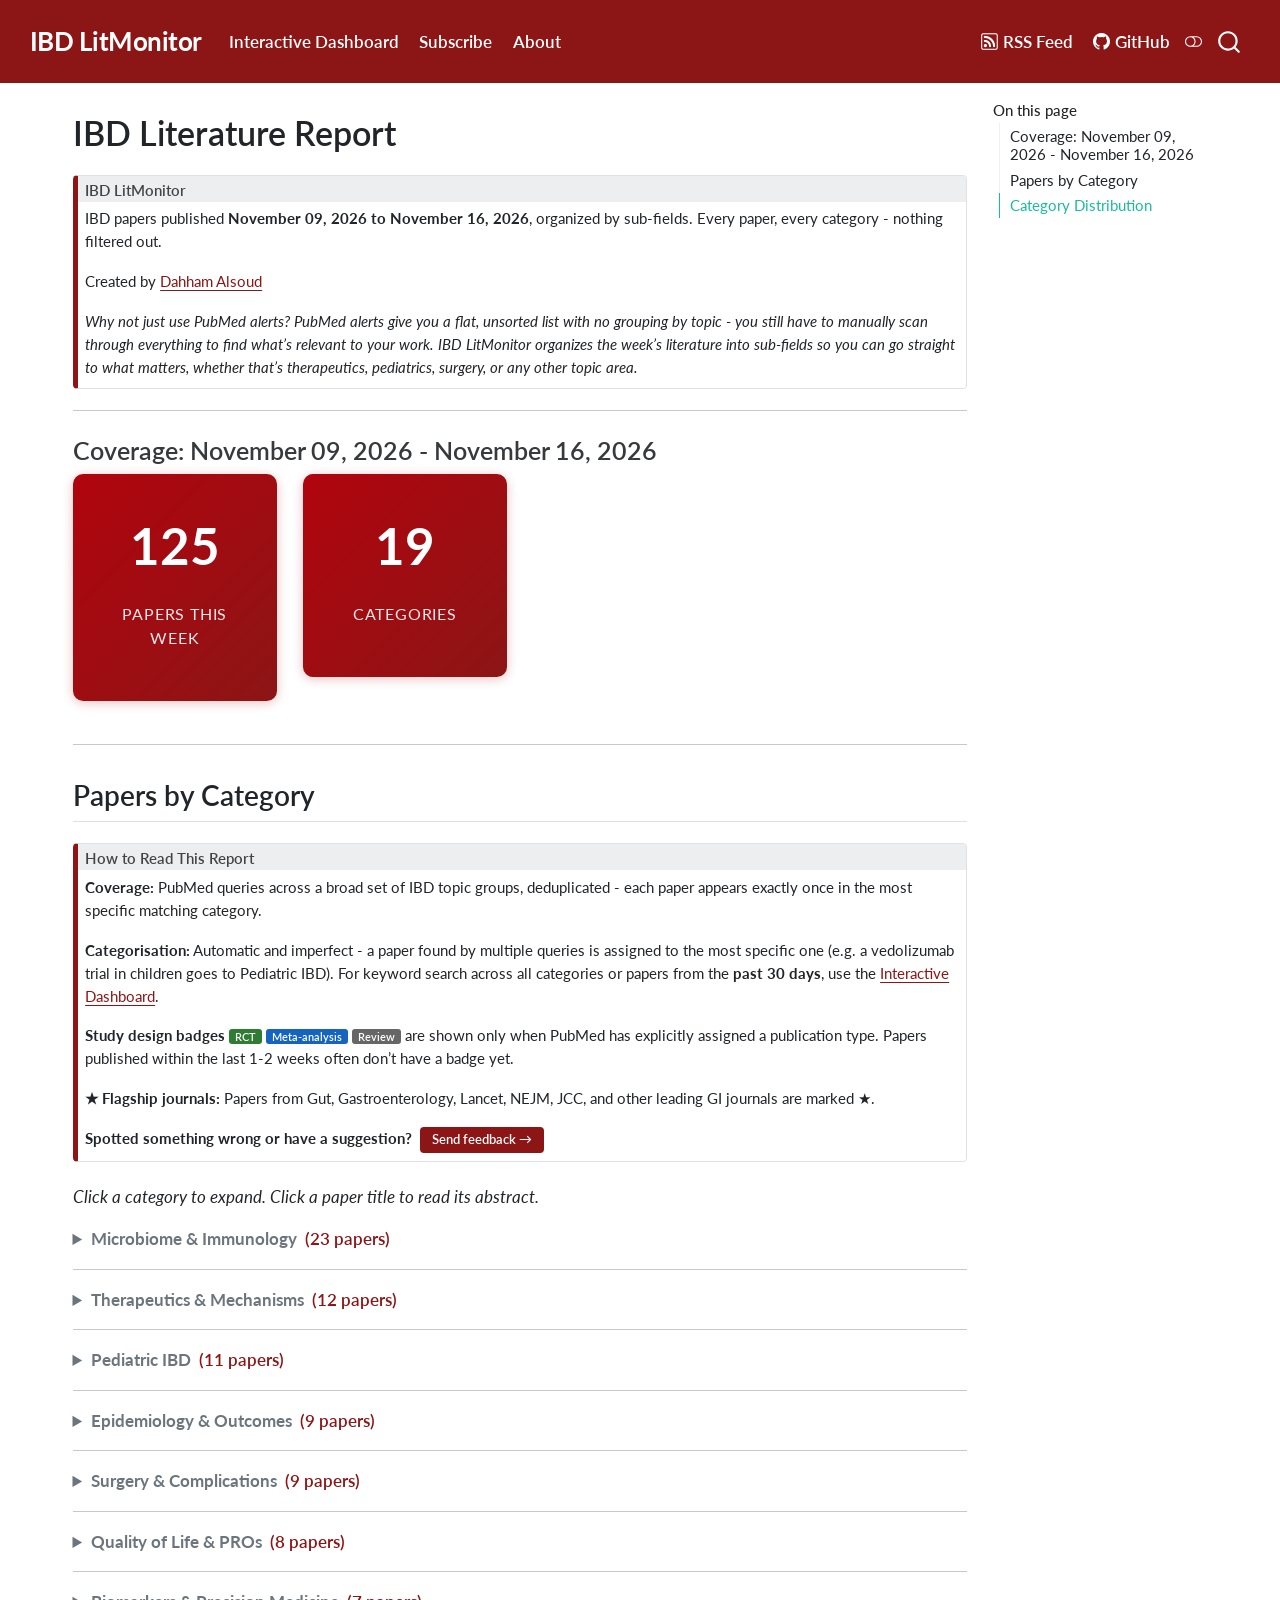
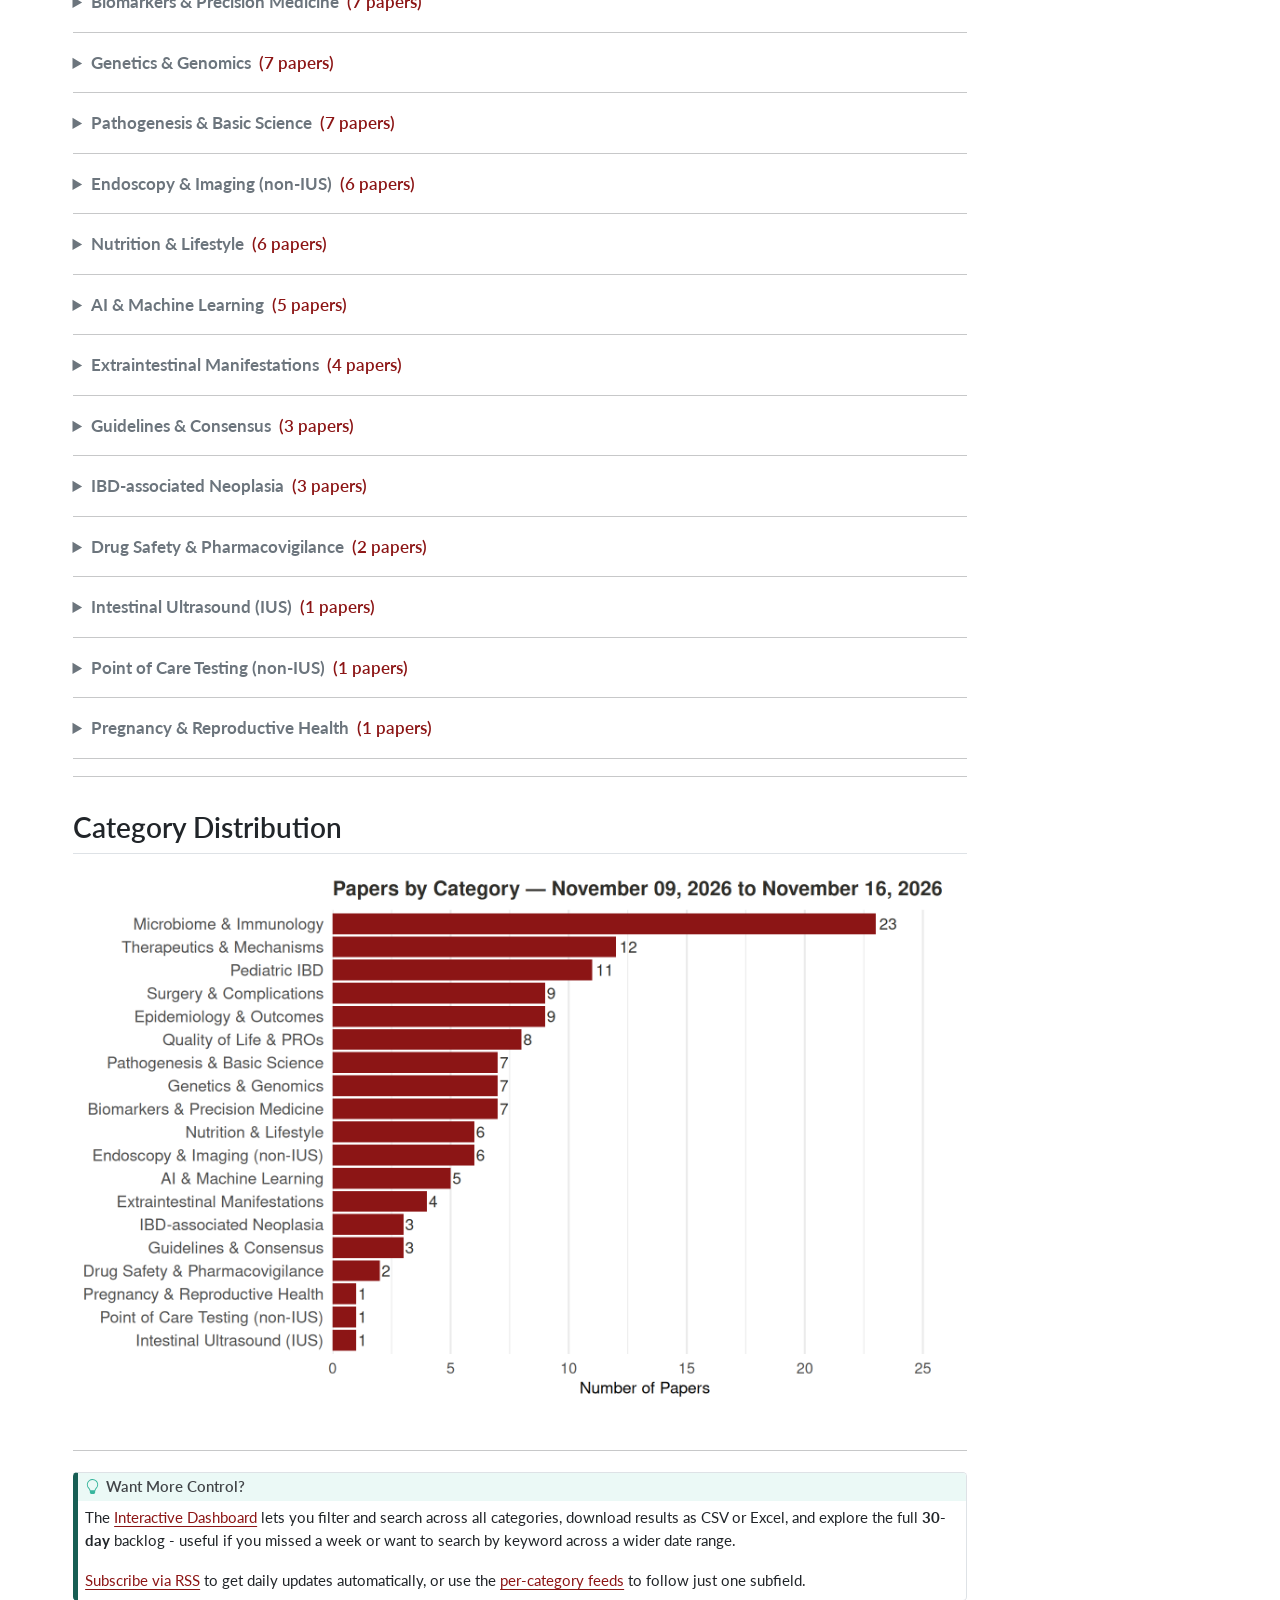
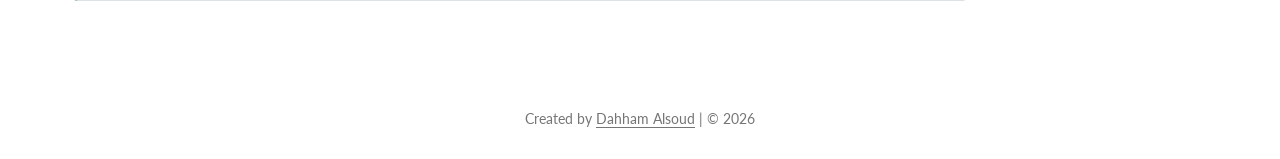
<file: docs/index.html>
<!DOCTYPE html>
<html xmlns="http://www.w3.org/1999/xhtml" lang="en" xml:lang="en"><head>

<meta charset="utf-8">
<meta name="generator" content="quarto-1.11.9">

<meta name="viewport" content="width=device-width, initial-scale=1.0, user-scalable=yes">


<title>IBD Literature Report – IBD LitMonitor</title>
<style>
/* Default styles provided by pandoc.
** See https://pandoc.org/MANUAL.html#variables-for-html for config info.
*/
span.smallcaps{font-variant: small-caps;}
div.columns{display: flex; gap: 1.5em;}
div.column{flex: auto;}
@media screen {
div.columns{gap: min(4vw, 1.5em);}
div.column{overflow-x: auto;}
}
div.hanging-indent{margin-left: 1.5em; text-indent: -1.5em;}
ul.task-list{list-style: none;}
ul.task-list li input[type="checkbox"] {
  width: 0.8em;
  margin: 0 0.8em 0.2em -1em; /* quarto-specific, see https://github.com/quarto-dev/quarto-cli/issues/4556 */ 
  vertical-align: middle;
}
</style>


<script src="site_libs/quarto-nav/quarto-nav.js"></script>
<script src="site_libs/quarto-nav/headroom.min.js"></script>
<script src="site_libs/clipboard/clipboard.min.js"></script>
<script src="site_libs/quarto-search/autocomplete.umd.js"></script>
<script src="site_libs/quarto-search/fuse.min.js"></script>
<script src="site_libs/quarto-search/quarto-search.js"></script>
<meta name="quarto:offset" content="./">
<script src="site_libs/quarto-html/quarto.js" type="module"></script>
<script src="site_libs/quarto-html/tabsets/tabsets.js" type="module"></script>
<script src="site_libs/quarto-html/scrollable-regions/scrollable-regions.js" type="module"></script>
<script src="site_libs/quarto-html/popper.min.js"></script>
<script src="site_libs/quarto-html/tippy.umd.min.js"></script>
<script src="site_libs/quarto-html/anchor.min.js"></script>
<link href="site_libs/quarto-html/tippy.css" rel="stylesheet">
<link href="site_libs/quarto-html/quarto-syntax-highlighting-63b5708e65d6cd79cd7618c58d0c21e7.css" rel="stylesheet" class="quarto-color-scheme" id="quarto-text-highlighting-styles">
<link href="site_libs/quarto-html/quarto-syntax-highlighting-dark-447e42e69aaa9833c0ba1b986f430b20.css" rel="stylesheet" class="quarto-color-scheme quarto-color-alternate" id="quarto-text-highlighting-styles">
<link href="site_libs/quarto-html/quarto-syntax-highlighting-63b5708e65d6cd79cd7618c58d0c21e7.css" rel="stylesheet" class="quarto-color-scheme-extra" id="quarto-text-highlighting-styles">
<script src="site_libs/bootstrap/bootstrap.min.js"></script>
<link href="site_libs/bootstrap/bootstrap-icons.css" rel="stylesheet">
<link href="site_libs/bootstrap/bootstrap-8b934ac96c12314e69da1877b018df11.min.css" rel="stylesheet" append-hash="true" class="quarto-color-scheme" id="quarto-bootstrap" data-mode="light">
<link href="site_libs/bootstrap/bootstrap-dark-53f3849b98cd828483cde6ba367b37d7.min.css" rel="stylesheet" append-hash="true" class="quarto-color-scheme quarto-color-alternate" id="quarto-bootstrap" data-mode="dark">
<link href="site_libs/bootstrap/bootstrap-8b934ac96c12314e69da1877b018df11.min.css" rel="stylesheet" append-hash="true" class="quarto-color-scheme-extra" id="quarto-bootstrap" data-mode="light">
<script id="quarto-search-options" type="application/json">{
  "location": "navbar",
  "copy-button": false,
  "collapse-after": 3,
  "panel-placement": "end",
  "type": "overlay",
  "limit": 50,
  "keyboard-shortcut": [
    "f",
    "/",
    "s"
  ],
  "show-item-context": false,
  "language": {
    "search-no-results-text": "No results",
    "search-matching-documents-text": "matching documents",
    "search-copy-link-title": "Copy link to search",
    "search-hide-matches-text": "Hide additional matches",
    "search-more-match-text": "more match in this document",
    "search-more-matches-text": "more matches in this document",
    "search-clear-button-title": "Clear",
    "search-text-placeholder": "",
    "search-detached-cancel-button-title": "Cancel",
    "search-submit-button-title": "Submit",
    "search-label": "Search"
  }
}</script>


<link rel="stylesheet" href="styles.css">
</head>

<body class="nav-fixed quarto-light"><a id="quarto-skip-link" class="visually-hidden-focusable" href="#quarto-document-content">Skip to main content</a><script id="quarto-html-before-body" type="application/javascript">
    const toggleBodyColorMode = (bsSheetEl) => {
      const mode = bsSheetEl.getAttribute("data-mode");
      const bodyEl = window.document.querySelector("body");
      if (mode === "dark") {
        bodyEl.classList.add("quarto-dark");
        bodyEl.classList.remove("quarto-light");
      } else {
        bodyEl.classList.add("quarto-light");
        bodyEl.classList.remove("quarto-dark");
      }
    }
    const toggleBodyColorPrimary = () => {
      const bsSheetEl = window.document.querySelector("link#quarto-bootstrap:not([rel=disabled-stylesheet])");
      if (bsSheetEl) {
        toggleBodyColorMode(bsSheetEl);
      }
    }
    const setColorSchemeToggle = (alternate) => {
      const toggles = window.document.querySelectorAll('.quarto-color-scheme-toggle');
      for (let i=0; i < toggles.length; i++) {
        const toggle = toggles[i];
        if (toggle) {
          toggle.setAttribute("aria-checked", alternate ? "true" : "false");
          if (alternate) {
            toggle.classList.add("alternate");
          } else {
            toggle.classList.remove("alternate");
          }
        }
      }
    };
    const toggleColorMode = (alternate) => {
      // Switch the stylesheets
      const primaryStylesheets = window.document.querySelectorAll('link.quarto-color-scheme:not(.quarto-color-alternate)');
      const alternateStylesheets = window.document.querySelectorAll('link.quarto-color-scheme.quarto-color-alternate');
      manageTransitions('#quarto-margin-sidebar .nav-link', false);
      if (alternate) {
        // note: dark is layered on light, we don't disable primary!
        enableStylesheet(alternateStylesheets);
        for (const sheetNode of alternateStylesheets) {
          if (sheetNode.id === "quarto-bootstrap") {
            toggleBodyColorMode(sheetNode);
          }
        }
      } else {
        disableStylesheet(alternateStylesheets);
        enableStylesheet(primaryStylesheets)
        toggleBodyColorPrimary();
      }
      manageTransitions('#quarto-margin-sidebar .nav-link', true);
      // Switch the toggles
      setColorSchemeToggle(alternate)
    }
    // Hack to workaround the fact that safari doesn't
    // properly recolor the scrollbar when toggling (#1455).
    // Not run on load: stylesheets are set before first paint there, and
    // scrolling would undo the scroll to a URL fragment (#14973).
    // The one pixel nudge keeps the reader where they were.
    const refreshSafariScrollbar = () => {
      if (navigator.userAgent.indexOf('Safari') > 0 && navigator.userAgent.indexOf('Chrome') == -1) {
        manageTransitions("body", false);
        const scrollY = window.scrollY;
        window.scrollTo(0, scrollY > 0 ? scrollY - 1 : 1);
        setTimeout(() => {
          window.scrollTo(0, scrollY);
          manageTransitions("body", true);
        }, 40);
      }
    }
    const disableStylesheet = (stylesheets) => {
      for (let i=0; i < stylesheets.length; i++) {
        const stylesheet = stylesheets[i];
        stylesheet.rel = 'disabled-stylesheet';
      }
    }
    const enableStylesheet = (stylesheets) => {
      for (let i=0; i < stylesheets.length; i++) {
        const stylesheet = stylesheets[i];
        if(stylesheet.rel !== 'stylesheet') { // for Chrome, which will still FOUC without this check
          stylesheet.rel = 'stylesheet';
        }
      }
    }
    const manageTransitions = (selector, allowTransitions) => {
      const els = window.document.querySelectorAll(selector);
      for (let i=0; i < els.length; i++) {
        const el = els[i];
        if (allowTransitions) {
          el.classList.remove('notransition');
        } else {
          el.classList.add('notransition');
        }
      }
    }
    const isFileUrl = () => {
      return window.location.protocol === 'file:';
    }
    const hasAlternateSentinel = () => {
      let styleSentinel = getColorSchemeSentinel();
      if (styleSentinel !== null) {
        return styleSentinel === "alternate";
      } else {
        return false;
      }
    }
    const setStyleSentinel = (alternate) => {
      const value = alternate ? "alternate" : "default";
      if (!isFileUrl()) {
        window.localStorage.setItem("quarto-color-scheme", value);
      } else {
        localAlternateSentinel = value;
      }
    }
    const getColorSchemeSentinel = () => {
      if (!isFileUrl()) {
        const storageValue = window.localStorage.getItem("quarto-color-scheme");
        return storageValue != null ? storageValue : localAlternateSentinel;
      } else {
        return localAlternateSentinel;
      }
    }
    const toggleGiscusIfUsed = (isAlternate, darkModeDefault) => {
      const baseTheme = document.querySelector('#giscus-base-theme')?.value ?? 'light';
      const alternateTheme = document.querySelector('#giscus-alt-theme')?.value ?? 'dark';
      let newTheme = '';
      if(authorPrefersDark) {
        newTheme = isAlternate ? baseTheme : alternateTheme;
      } else {
        newTheme = isAlternate ? alternateTheme : baseTheme;
      }
      const changeGiscusTheme = () => {
        // From: https://github.com/giscus/giscus/issues/336
        const sendMessage = (message) => {
          const iframe = document.querySelector('iframe.giscus-frame');
          if (!iframe) return;
          iframe.contentWindow.postMessage({ giscus: message }, 'https://giscus.app');
        }
        sendMessage({
          setConfig: {
            theme: newTheme
          }
        });
      }
      const isGiscussLoaded = window.document.querySelector('iframe.giscus-frame') !== null;
      if (isGiscussLoaded) {
        changeGiscusTheme();
      }
    };
    const authorPrefersDark = false;
    const darkModeDefault = authorPrefersDark;
      document.querySelector('link#quarto-text-highlighting-styles.quarto-color-scheme-extra').rel = 'disabled-stylesheet';
      document.querySelector('link#quarto-bootstrap.quarto-color-scheme-extra').rel = 'disabled-stylesheet';
    let localAlternateSentinel = darkModeDefault ? 'alternate' : 'default';
    // Dark / light mode switch
    window.quartoToggleColorScheme = () => {
      // Read the current dark / light value
      let toAlternate = !hasAlternateSentinel();
      toggleColorMode(toAlternate);
      refreshSafariScrollbar();
      setStyleSentinel(toAlternate);
      toggleGiscusIfUsed(toAlternate, darkModeDefault);
      window.dispatchEvent(new Event('resize'));
    };
    // Switch to dark mode if need be
    if (hasAlternateSentinel()) {
      toggleColorMode(true);
    } else {
      toggleColorMode(false);
    }
  </script>

<div id="quarto-search-results"></div>
  <header id="quarto-header" class="headroom fixed-top">
    <nav class="navbar navbar-expand-lg " data-bs-theme="dark" aria-label="Site">
      <div class="navbar-container container-fluid">
      <div class="navbar-brand-container mx-auto">
    <a class="navbar-brand" href="./index.html">
    <span class="navbar-title">IBD LitMonitor</span>
    </a>
  </div>
          <button class="navbar-toggler" type="button" data-bs-toggle="collapse" data-bs-target="#navbarCollapse" aria-controls="navbarCollapse" aria-expanded="false" aria-label="Toggle navigation" onclick="if (window.quartoToggleHeadroom) { window.quartoToggleHeadroom(); }">
  <span class="navbar-toggler-icon"></span>
</button>
          <div class="collapse navbar-collapse" id="navbarCollapse">
            <ul class="navbar-nav navbar-nav-scroll me-auto">
  <li class="nav-item">
    <a class="nav-link" href="./dashboard.html"> 
<span class="menu-text">Interactive Dashboard</span></a>
  </li>  
  <li class="nav-item">
    <a class="nav-link" href="./subscribe.html"> 
<span class="menu-text">Subscribe</span></a>
  </li>  
  <li class="nav-item">
    <a class="nav-link" href="./about.html"> 
<span class="menu-text">About</span></a>
  </li>  
</ul>
            <ul class="navbar-nav navbar-nav-scroll ms-auto">
  <li class="nav-item">
    <a class="nav-link" href="./rss.xml"> <i class="bi bi-rss" role="img">
</i> 
<span class="menu-text">RSS Feed</span></a>
  </li>  
  <li class="nav-item">
    <a class="nav-link" href="https://github.com/dahhamalsoud"> <i class="bi bi-github" role="img">
</i> 
<span class="menu-text">GitHub</span></a>
  </li>  
</ul>
          </div> <!-- /navcollapse -->
            <div class="quarto-navbar-tools">
  <button type="button" role="switch" aria-checked="false" class="quarto-color-scheme-toggle quarto-navigation-tool  px-1" onclick="window.quartoToggleColorScheme(); return false;" title="Toggle dark mode" aria-label="Toggle dark mode"><i class="bi"></i></button>
</div>
            <div id="quarto-search" class="" title="Search"></div>
      </div> <!-- /container-fluid -->
    </nav>
</header>
<!-- content -->
<div id="quarto-content" class="quarto-container page-columns page-rows-contents page-layout-full page-navbar">
<!-- sidebar -->
<!-- margin-sidebar -->
    <div id="quarto-margin-sidebar" class="sidebar margin-sidebar">
        <nav id="TOC" role="doc-toc" aria-labelledby="toc-title" class="toc-active">
    <h2 id="toc-title">On this page</h2>
   
  <ul>
  <li><a href="#coverage-november-09-2026---november-16-2026" id="toc-coverage-november-09-2026---november-16-2026" class="nav-link active" data-scroll-target="#coverage-november-09-2026---november-16-2026">Coverage: November 09, 2026 - November 16, 2026</a></li>
  <li><a href="#papers-by-category" id="toc-papers-by-category" class="nav-link" data-scroll-target="#papers-by-category">Papers by Category</a></li>
  <li><a href="#category-distribution" id="toc-category-distribution" class="nav-link" data-scroll-target="#category-distribution">Category Distribution</a></li>
  </ul>
</nav>
    </div>
<!-- main -->
<main class="content column-page-left" id="quarto-document-content" tabindex="-1">


<header id="title-block-header" class="quarto-title-block default">
<div class="quarto-title">
<h1 class="title">IBD Literature Report</h1>
</div>



<div class="quarto-title-meta column-page-left">

    
  
    
  </div>
  


</header>


<div class="callout callout-style-default callout-note no-icon callout-titled">
<div class="callout-header d-flex align-content-center">
<div class="callout-icon-container">
<i class="callout-icon no-icon"></i>
</div>
<div class="callout-title-container flex-fill">
<span class="screen-reader-only">Note</span>IBD LitMonitor
</div>
</div>
<div class="callout-body-container callout-body">
<p>IBD papers published <strong>November 09, 2026 to November 16, 2026</strong>, organized by sub-fields. Every paper, every category - nothing filtered out.</p>
<p>Created by <strong><a href="https://dahhamalsoud.github.io/">Dahham Alsoud</a></strong></p>
<p><em>Why not just use PubMed alerts? PubMed alerts give you a flat, unsorted list with no grouping by topic - you still have to manually scan through everything to find what’s relevant to your work. IBD LitMonitor organizes the week’s literature into sub-fields so you can go straight to what matters, whether that’s therapeutics, pediatrics, surgery, or any other topic area.</em></p>
</div>
</div>
<hr>
<section id="coverage-november-09-2026---november-16-2026" class="level3">
<h3 class="anchored" data-anchor-id="coverage-november-09-2026---november-16-2026">Coverage: November 09, 2026 - November 16, 2026</h3>
<div class="grid">
<div class="g-col-3">
<div class="stat-box">
<div class="stat-number">
<p>125</p>
</div>
<div class="stat-label">
<p>Papers This Week</p>
</div>
</div>
</div>
<div class="g-col-3">
<div class="stat-box">
<div class="stat-number">
<p>19</p>
</div>
<div class="stat-label">
<p>Categories</p>
</div>
</div>
</div>
</div>
<hr>
</section>
<section id="papers-by-category" class="level2">
<h2 class="anchored" data-anchor-id="papers-by-category">Papers by Category</h2>
<div class="callout callout-style-default callout-note no-icon callout-titled">
<div class="callout-header d-flex align-content-center">
<div class="callout-icon-container">
<i class="callout-icon no-icon"></i>
</div>
<div class="callout-title-container flex-fill">
<span class="screen-reader-only">Note</span>How to Read This Report
</div>
</div>
<div class="callout-body-container callout-body">
<p><strong>Coverage:</strong> PubMed queries across a broad set of IBD topic groups, deduplicated - each paper appears exactly once in the most specific matching category.</p>
<p><strong>Categorisation:</strong> Automatic and imperfect - a paper found by multiple queries is assigned to the most specific one (e.g.&nbsp;a vedolizumab trial in children goes to Pediatric IBD). For keyword search across all categories or papers from the <strong>past 30 days</strong>, use the <a href="dashboard.html">Interactive Dashboard</a>.</p>
<p><strong>Study design badges</strong> <span style="background:#2e7d32;color:#fff;font-size:0.72em;font-weight:600;padding:1px 6px;border-radius:3px;">RCT</span> <span style="background:#1565c0;color:#fff;font-size:0.72em;font-weight:600;padding:1px 6px;border-radius:3px;">Meta-analysis</span> <span style="background:#666;color:#fff;font-size:0.72em;font-weight:600;padding:1px 6px;border-radius:3px;">Review</span> are shown only when PubMed has explicitly assigned a publication type. Papers published within the last 1-2 weeks often don’t have a badge yet.</p>
<p><strong>★ Flagship journals:</strong> Papers from Gut, Gastroenterology, Lancet, NEJM, JCC, and other leading GI journals are marked ★.</p>
<p><strong>Spotted something wrong or have a suggestion?</strong> &nbsp;<a href="https://docs.google.com/forms/d/1_86J6q5mJIgOypcr_SjsVhjpQOgbfEmIioWVNZRVAfY/viewform" target="_blank" style="display:inline-block;padding:3px 12px;background:#8C1515;color:#fff;border-radius:4px;text-decoration:none;font-size:0.85em;font-weight:600;">Send feedback →</a></p>
</div>
</div>
<p><em>Click a category to expand. Click a paper title to read its abstract.</em></p>
<details>
<summary>
<strong>Microbiome &amp; Immunology</strong> &nbsp;<span style="color:#8C1515;font-weight:600;">(23 papers)</span>
</summary>
<details>
<summary>
Fecal microbiota transplantation for pediatric Clostridioides difficile infection: efficacy, challenges, and the path to next-generation microbiome therapies.<span style="background:#666;color:#fff;font-size:0.72em;font-weight:600;padding:1px 6px;border-radius:3px;margin-left:4px;">Review</span><span style="color:#b8860b;font-size:0.8em;margin-left:4px;" title="High-impact IBD/GI journal">★</span> <span style="color:#666;font-size:0.85em;font-weight:normal;"> Gut microbes &nbsp;|&nbsp; 2026-11-16</span>
</summary>
<div style="padding:0.6em 0.8em;background:#fdf8f8;border-left:3px solid #8C1515;margin:0.4em 0;">
<p style="margin:0 0 0.5em 0;color:#444;">
Clostridioides difficile infection (CDI) is an increasing cause of morbidity in children, with recurrent disease posing substantial therapeutic challenges. Antibiotic therapy remains the cornerstone of initial management; however, up to 30% of children experience recurrence, and those with underlying comorbidities face recurrence rates as high as 65%. Fecal microbiota transplantation (FMT) has demonstrated superior efficacy over antibiotics for recurrent CDI (rCDI) in adults and has emerged as the most effective available intervention for pediatric rCDI. In this review, we synthesize current evidence on FMT efficacy, microbiome changes, and safety in children with CDI. Data from large multicenter cohort studies demonstrate cure rates exceeding 80%, with comparable efficacy observed in high-risk subpopulations, including those with inflammatory bowel disease and immunocompromising conditions. Critical research gaps remain, including the absence of randomized controlled trials and limited long-term safety data in children. Despite demonstrated effectiveness, significant barriers limit FMT accessibility for children. The COVID-19 pandemic has substantially impacted availability, and current regulatory changes have further restricted access. The lack of FDA-approved live biotherapeutic products approved for CDI in children creates additional challenges. We critically examine the emerging pipeline of next-generation microbiome-based therapies and identify the steps required to ensure children with recurrent CDI have access to safe, effective, and approved treatments.
</p>
<p style="margin:0;font-size:0.85em;color:#666;">
<em>Nicholson MR, Conrad MA, Diaz De Leon S, Strength R, Kelsen JR, Kahn SA, Hourigan SK</em>
</p>
<p style="margin:0.5em 0 0 0;font-size:0.9em;">
<a href="https://doi.org/10.1080/19490976.2026.2761763" target="_blank">DOI: 10.1080/19490976.2026.2761763</a> &nbsp;|&nbsp; <a href="https://pubmed.ncbi.nlm.nih.gov/43037257/" target="_blank">View on PubMed →</a>
</p>
</div>
</details>
<details>
<summary>
Ampelopsis grossedentata restores the homeostasis of Th17/Treg cells to mitigate DSS-induced ulcerative colitis through TLR1-2/NF-κB signaling pathway. <span style="color:#666;font-size:0.85em;font-weight:normal;"> Journal of ethnopharmacology &nbsp;|&nbsp; 2026-11-15</span>
</summary>
<div style="padding:0.6em 0.8em;background:#fdf8f8;border-left:3px solid #8C1515;margin:0.4em 0;">
<p style="margin:0 0 0.5em 0;color:#444;">
Ampelopsis grossedentata (AG), a traditional medicine from Southwest China, is frequently used to treat inflammation, anemopyretic cold, pharyngitis, hepatitis, and dysentery. Pharmacological studies confirmed that primary active constituents of AG, including flavonoids, profoundly affect anti-inflammatory processes and immunomodulation. However, the therapeutic effect and mechanisms of AG for ulcerative colitis (UC) are still unclear. This study aimed to elucidate the mechanisms of AG treatment of UC. UPLC-MS and network pharmacology were employed to identify the active components of AG and their potential anti-UC mechanisms. A 4% dextran sulfate sodium (DSS)-induced UC mouse model was established for assessing therapeutic efficacy of AG based on body weight, disease activity index, colon length, and histopathology of colon tissue. RT-qPCR, immunofluorescence assays and D-lactate levels were used to evaluate the inflammatory state and epithelial barrier integrity. Transcriptomic, proteomic, and flow cytometry analyses were performed to examine the underlying mechanisms. Molecular docking, molecular dynamics simulations, cellular thermal shift assay (CETSA), western blot and the TLR1/2 knockdown assays were used to identify and verify candidate targets. Five flavonoids in AG were characterized via UPLC-Q-TOF-MS/MS, with dihydromyricetin, taxifolin, myricitrin, and myricetin quantified by HPLC-DAD. Network pharmacology revealed 38 UC-related targets, enriched in IL-17/TNF signaling pathways. In vivo, AG alleviated UC-related symptoms, improved colon pathology, reduced the levels of pro-inflammatory cytokines (IL-1β, TNF-α, IL-6), upregulated tight junction proteins (ZO-1, claudin 5), and inhibited the nuclear translocation of NF-κB (P65 and P50). Transcriptomic, proteomic, and flow cytometry analyses indicated that AG regulated Th17/Treg balance via the NF-κB signaling pathway. Structure-based molecular docking, molecular dynamics simulations, CETSA western blot and the TLR1/2 knockdown assays revealed that AG may act through the TLR1-TLR2 heterodimer receptor. AG effectively attenuates DSS-induced UC, potentially by restoring Th17/Treg balance and inhibiting NF-κB signaling through the TLR1-TLR2 heterodimer. AG is thus a therapeutic candidate for UC treatment.
</p>
<p style="margin:0;font-size:0.85em;color:#666;">
<em>Xu J, Zhao D, Guo P, Pei Y, Xu L, Jiang X, Yang B, Xu Y</em>
</p>
<p style="margin:0.5em 0 0 0;font-size:0.9em;">
<a href="https://doi.org/10.1016/j.jep.2026.122618" target="_blank">DOI: 10.1016/j.jep.2026.122618</a> &nbsp;|&nbsp; <a href="https://pubmed.ncbi.nlm.nih.gov/43035116/" target="_blank">View on PubMed →</a>
</p>
</div>
</details>
<details>
<summary>
Probiotics and Prebiotics in Restoring Gastrointestinal Microbiota Dysbiosis: Emerging Alternatives to Antibiotic Therapy.<span style="background:#666;color:#fff;font-size:0.72em;font-weight:600;padding:1px 6px;border-radius:3px;margin-left:4px;">Review</span> <span style="color:#666;font-size:0.85em;font-weight:normal;"> International journal of food science &nbsp;|&nbsp; 2026-11-14</span>
</summary>
<div style="padding:0.6em 0.8em;background:#fdf8f8;border-left:3px solid #8C1515;margin:0.4em 0;">
<p style="margin:0 0 0.5em 0;color:#444;">
The human gastrointestinal (GI) microbiota is a complex and dynamic microbial ecosystem that plays a fundamental role in maintaining host metabolism, immune homeostasis, intestinal barrier integrity, and protection against pathogenic microorganisms. Disruption of this microbial community, known as gut dysbiosis, has been implicated in the pathogenesis of numerous GI and systemic diseases, including inflammatory bowel disease (IBD), irritable bowel syndrome (IBS), Clostridioides difficile infection, obesity, type 2 diabetes mellitus, colorectal cancer, and nonalcoholic fatty liver disease. Although antibiotics remain indispensable for the treatment of bacterial infections, their indiscriminate use frequently disrupts gut microbial composition, reduces microbial diversity, promotes opportunistic pathogen overgrowth, and accelerates the emergence of antimicrobial resistance. These limitations have stimulated increasing interest in microbiota-targeted interventions as safer and more sustainable therapeutic strategies. Probiotics and prebiotics have emerged as promising approaches for restoring gut microbial homeostasis through complementary mechanisms. Probiotics inhibit pathogen colonization, enhance intestinal barrier function, produce antimicrobial metabolites, and modulate host immune responses. Prebiotics selectively stimulate the growth and metabolic activity of beneficial microorganisms, promoting the production of short-chain fatty acids (SCFAs) that support intestinal and systemic health. Increasing evidence from experimental studies, randomized clinical trials, and meta-analyses demonstrates that these microbiota-directed interventions can reduce antibiotic-associated diarrhea, improve symptoms of IBD and IBS, enhance Helicobacter pylori eradication, decrease recurrence of C. difficile infection, and contribute to the management of several metabolic disorders. Despite these promising findings, important challenges remain regarding strain specificity, optimal dosage, treatment duration, product standardization, regulatory oversight, and interindividual variability in treatment response. Emerging advances in metagenomics, metabolomics, artificial intelligence, and precision medicine are facilitating the development of personalized microbiome-based therapies that may further enhance clinical outcomes. This review critically summarizes the current understanding of GI microbiota dysbiosis, discusses the mechanisms through which probiotics and prebiotics restore microbial balance, evaluates their clinical applications as alternatives or adjuncts to antibiotic therapy, and highlights existing challenges and future research directions for microbiome-based therapeutics.
</p>
<p style="margin:0;font-size:0.85em;color:#666;">
<em>Goa T, Wolde T, Sahilu E</em>
</p>
<p style="margin:0.5em 0 0 0;font-size:0.9em;">
<a href="https://doi.org/10.1155/ijfo/6956918" target="_blank">DOI: 10.1155/ijfo/6956918</a> &nbsp;|&nbsp; <a href="https://pubmed.ncbi.nlm.nih.gov/43034624/" target="_blank">View on PubMed →</a>
</p>
</div>
</details>
<details>
<summary>
Microbiota transplant therapy improves ulcerative colitis symptoms independent of donor engraftment in a pilot randomized placebo-controlled trial.<span style="color:#b8860b;font-size:0.8em;margin-left:4px;" title="High-impact IBD/GI journal">★</span> <span style="color:#666;font-size:0.85em;font-weight:normal;"> Inflammatory bowel diseases &nbsp;|&nbsp; 2026-11-14</span>
</summary>
<div style="padding:0.6em 0.8em;background:#fdf8f8;border-left:3px solid #8C1515;margin:0.4em 0;">
<p style="margin:0 0 0.5em 0;color:#444;">
Several clinical trials have assessed microbiota transplant therapy (MTT) in ulcerative colitis (UC); however, none have assessed a standardized MTT product. We developed a standardized, oral, lyophilized MTT product and previously reported the primary endpoint of engraftment at week 12. Here, we assessed clinical outcomes and the association with donor engraftment. A single-center, randomized, double-blind, placebo-controlled pilot trial of patients with UC with an endoscopic Mayo score ≥1, who received MTT or placebo for 8 weeks. Symptom and fecal assessments occurred at baseline and weeks 4, 8, and 12. Secondary outcomes included the partial Mayo score (pMS) and correlation to donor engraftment. Stool microbiota were assessed via 16S rRNA sequencing and donor engraftment measured using SourceTracker. Participants receiving MTT (n = 13) had significantly higher donor engraftment at all measured time points compared with placebo (n = 14). Compared with baseline symptoms, participants who received MTT had significantly lower pMS at weeks 4 and 8, while no significant changes in pMS were noted in those randomized to placebo. There was no correlation between donor engraftment and pMS or clinical response. There was no significant pattern in engrafting donor taxa in those that met the threshold of clinical response at week 4 vs participants that did not meet clinical response. Daily dosing of encapsulated MTT for 8 weeks reduces symptoms of UC as measured by the pMS. However, donor engraftment did not correlate to pMS or clinical responses.NCT03948919, Fecal Transplant for Ulcerative Colitis, https://clinicaltrials.gov/study/NCT03948919.
</p>
<p style="margin:0;font-size:0.85em;color:#666;">
<em>Moutsoglou D, Nickols WA, Belhasan DC, Teigen L, Lopez S, Chen L, Kabage AJ, Fischer M, Staley C, Khoruts A</em>
</p>
<p style="margin:0.5em 0 0 0;font-size:0.9em;">
<a href="https://doi.org/10.1093/ibd/izag236" target="_blank">DOI: 10.1093/ibd/izag236</a> &nbsp;|&nbsp; <a href="https://pubmed.ncbi.nlm.nih.gov/43034047/" target="_blank">View on PubMed →</a>
</p>
</div>
</details>
<details>
<summary>
Prebiotic mannuronate oligosaccharides fortify the mucus barrier by binding host NLRP6 in a microbiota-independent manner.<span style="color:#b8860b;font-size:0.8em;margin-left:4px;" title="High-impact IBD/GI journal">★</span> <span style="color:#666;font-size:0.85em;font-weight:normal;"> Cellular and molecular gastroenterology and hepatology &nbsp;|&nbsp; 2026-11-14</span>
</summary>
<div style="padding:0.6em 0.8em;background:#fdf8f8;border-left:3px solid #8C1515;margin:0.4em 0;">
<p style="margin:0 0 0.5em 0;color:#444;">
The beneficial effects of prebiotics are conventionally attributed to their fermentation by the gut microbiota. Here, we uncover a direct, microbiota-independent mechanism by which mannuronate oligosaccharides (MAOS) fortify the mucus barrier in a structure-dependent manner. We demonstrate that MAOS functions as a direct host agonist by binding the NLRP6 pyrin domain at Arg87 with high affinity (KD = 0.9 μM). This binding event triggers NLRP6 inflammasome assembly and subsequent caspase-1 activation, leading to the formation of non-lytic GSDMD pores specifically at the apical membrane of goblet cells. These pores facilitate mucin 2 (Muc2) secretion, thereby enhancing mucosal defense and limiting bacterial adhesion. Our findings establish MAOS as a novel class of NLRP6 agonist that enhances mucosal barrier function through a GSDMD-dependent secretory mechanism. This work highlights that specific glycan structures, rather than microbial fermentation, can directly engage host immune receptors. This opens a new avenue for developing structure-guided glycan-based therapeutics that act directly on the host immune system to treat inflammatory bowel disease (IBD) and other mucus barrier disorders.
</p>
<p style="margin:0;font-size:0.85em;color:#666;">
<em>Wu L, Tao Z, Wang G, Chen Y, Sun Z, Lu S</em>
</p>
<p style="margin:0.5em 0 0 0;font-size:0.9em;">
<a href="https://doi.org/10.1016/j.jcmgh.2026.101929" target="_blank">DOI: 10.1016/j.jcmgh.2026.101929</a> &nbsp;|&nbsp; <a href="https://pubmed.ncbi.nlm.nih.gov/43033869/" target="_blank">View on PubMed →</a>
</p>
</div>
</details>
<details>
<summary>
Identification and selective inhibition of patient-specific pathobionts in inflammatory bowel disease.<span style="color:#b8860b;font-size:0.8em;margin-left:4px;" title="High-impact IBD/GI journal">★</span> <span style="color:#666;font-size:0.85em;font-weight:normal;"> Gut &nbsp;|&nbsp; 2026-11-12</span>
</summary>
<div style="padding:0.6em 0.8em;background:#fdf8f8;border-left:3px solid #8C1515;margin:0.4em 0;">
<p style="margin:0 0 0.5em 0;color:#444;">
Abstract not available.
</p>
<p style="margin:0;font-size:0.85em;color:#666;">
<em>Sabachvili M, Abbott S, Thomson C, Davoli Ferreira M, Ohland C, Fritscher J, Gekeler C, Tricomi M, Müller P, Drikic M</em>
</p>
<p style="margin:0.5em 0 0 0;font-size:0.9em;">
<a href="https://doi.org/10.1136/gutjnl-2026-339262" target="_blank">DOI: 10.1136/gutjnl-2026-339262</a> &nbsp;|&nbsp; <a href="https://pubmed.ncbi.nlm.nih.gov/43020652/" target="_blank">View on PubMed →</a>
</p>
</div>
</details>
<details>
<summary>
Effects of Two Lactobacillus Strains on Aloe Vera-Induced Melanosis Coli in Guinea Pigs and Their Potential Mechanisms. <span style="color:#666;font-size:0.85em;font-weight:normal;"> Probiotics and antimicrobial proteins &nbsp;|&nbsp; 2026-11-12</span>
</summary>
<div style="padding:0.6em 0.8em;background:#fdf8f8;border-left:3px solid #8C1515;margin:0.4em 0;">
<p style="margin:0 0 0.5em 0;color:#444;">
This study primarily elucidated the efficacy of Lactobacillus plantarum P-8 (P8) and Lactobacillus acidophilus 85 (LA85) against melanosis coli (MC), a non-inflammatory bowel disease characterized by colonic mucosal lipofuscin deposition, currently lacking specific therapeutic interventions. The MC guinea pig model was established via 8-week intragastric administration of Aloe Vera (AV). Colonic tissues were harvested after 4 weeks of daily oral Lactobacillus gavage. Gross observation, H&amp;E staining, and Fontana-Masson staining were employed to assess therapeutic efficacy. Western blotting and TUNEL staining were utilized to evaluate apoptosis of intestinal epithelial cells. Gut microbiota was analyzed by 16​S rRNA sequencing, and GC-MS was used to quantify short-chain fatty acid (SCFA) levels. P8 and LA85 significantly alleviated MC in guinea pigs, with effective reduction in melanosis area, restoration of colonic tight junction protein expression, and inhibition of intestinal epithelial cell apoptosis. Additionally, P8 and LA85 supplementation ameliorated gut microbiota composition, exhibiting increased abundance of Parabacteroides and Rikenellaceae_RC9_gut_group with reduction in norank_f__Eubacteriaceae. Furthermore, P8 supplementation was associated with significant reductions in the fecal levels of acetic acid, propionic acid, butanoic acid, valeric acid, and isohexanoic acid, whereas LA85 did not significantly alter the measured SCFA levels. P8 and LA85 significantly alleviated MC with inhibition of intestinal epithelial cell apoptosis and modulation of gut microbiota composition. These findings provide a scientific basis for utilizing P8 and LA85 as potential nutritional supplements in MC treatment.
</p>
<p style="margin:0;font-size:0.85em;color:#666;">
<em>Li D, Zhou L, Wu Q, Fang Y, Wang T, Kang L, Li Y, Yin Z, Zhang J</em>
</p>
<p style="margin:0.5em 0 0 0;font-size:0.9em;">
<a href="https://doi.org/10.1007/s12602-026-11287-1" target="_blank">DOI: 10.1007/s12602-026-11287-1</a> &nbsp;|&nbsp; <a href="https://pubmed.ncbi.nlm.nih.gov/43018921/" target="_blank">View on PubMed →</a>
</p>
</div>
</details>
<details>
<summary>
Cadmium sulfide nanoparticles exacerbate colitis via Faecalibaculum rodentium-mediated modulation of the indole-3-lactic acid-Th17 axis. <span style="color:#666;font-size:0.85em;font-weight:normal;"> Chemico-biological interactions &nbsp;|&nbsp; 2026-11-11</span>
</summary>
<div style="padding:0.6em 0.8em;background:#fdf8f8;border-left:3px solid #8C1515;margin:0.4em 0;">
<p style="margin:0 0 0.5em 0;color:#444;">
With the increasing application of cadmium sulfide nanoparticles (CdS-NPs), their potential adverse effects on intestinal health have attracted growing attention. However, the impact of CdS-NPs exposure on inflammatory bowel disease (IBD) and the underlying mechanisms remain unclear. Here, we demonstrate that daily oral gavage exposure to 1 mg/kg CdS-NPs for 4 weeks or 11 weeks alone did not induce apparent colonic inflammation in healthy mice but exacerbated both acute and chronic DSS-induced colitis, as evidenced by severe weight loss, increased disease activity, colon shortening, tissue damage, and immune infiltration. Integrated gut microbiota profiling and metabolomic analysis revealed that CdS-NPs markedly reduced the abundance and tryptophan-metabolizing capacity of Faecalibaculum rodentium (F. rodentium), leading to impaired indole-3-lactic acid (ILA) production. F. rodentium administration significantly alleviated CdS-NPs-aggravated DSS-induced colitis and restored serum ILA levels, accompanied by suppression of Th17 responses. Consistently, exogenous ILA treatment attenuated intestinal inflammation and suppressed Th17/IL-17 responses in vivo and inhibited Th17 differentiation in CD4+ T cells in vitro. Collectively, our findings identify microbial tryptophan metabolism and IL-17 signaling as critical mediators of intestinal inflammatory sensitization associated with CdS-NPs exposure and highlight the F. rodentium-ILA axis as a potential intervention target for CdS-NPs-induced intestinal inflammation.
</p>
<p style="margin:0;font-size:0.85em;color:#666;">
<em>Ni S, Xu S, Zhang Z, Pei W, Yuan W, Kadier D, Peng K, Liu X, Zhang Z, Li L</em>
</p>
<p style="margin:0.5em 0 0 0;font-size:0.9em;">
<a href="https://doi.org/10.1016/j.cbi.2026.112432" target="_blank">DOI: 10.1016/j.cbi.2026.112432</a> &nbsp;|&nbsp; <a href="https://pubmed.ncbi.nlm.nih.gov/43014534/" target="_blank">View on PubMed →</a>
</p>
</div>
</details>
<details>
<summary>
Hyaluronic acid-grafted pH-responsive microcarriers for CD44-targeted co-delivery of Lactobacillus rhamnosus GG and its extrusion-derived bacterial membrane vesicles to rebalance intestinal homeostasis. <span style="color:#666;font-size:0.85em;font-weight:normal;"> International journal of pharmaceutics &nbsp;|&nbsp; 2026-11-11</span>
</summary>
<div style="padding:0.6em 0.8em;background:#fdf8f8;border-left:3px solid #8C1515;margin:0.4em 0;">
<p style="margin:0 0 0.5em 0;color:#444;">
Inflammatory bowel disease (IBD) stems from gut dysbiosis, impaired intestinal epithelial barriers and persistent mucosal immune dysfunction. Free oral probiotics or probiotic-derived extracellular vesicles yield poor therapeutic effects against IBD, as they degrade rapidly in the gastrointestinal tract and lack specific tropism for inflamed colon lesions. To overcome these delivery limitations, we fabricated pH-responsive hyaluronic acid (HA)-decorated alginate microcapsules (ALHA@LGG&amp;EBMVs) to co-deliver viable Lactobacillus rhamnosus GG (LGG) and extrusion-derived bacterial membrane vesicles (EBMVs). The electrosprayed Ca2+-crosslinked alginate skeleton confers robust gastric-acid protection, and surface-immobilized HA enables specific binding to CD44 overexpressed on inflamed colon epithelium. In vitro simulated gastric fluid assays revealed that the ALHA shell afforded superior protection to encapsulated LGG and EBMVs. In vivo fluorescence tracing on dextran sulfate sodium-induced colitic mice showed ALHA@LGG&amp;EBMVs achieved 2.7-fold higher cargo accumulation at inflammatory colon sites with 24 h prolonged lesion retention relative to untargeted cargo-loaded alginate microcapsules (AL@LGG&amp;EBMVs). In vivo therapeutic assays verified that the dual-cargo microcapsules mitigated colitis symptoms, restored epithelial tight junctions and reduced excessive intestinal epithelial permeability. Mechanistic studies revealed concurrent improvements across three key pathological dimensions: balancing the abnormal Th17/Treg ratio, promoting anti-inflammatory M2 macrophage polarization, and remodeling dysbiotic gut microbiota to expand beneficial commensals and reduce the abundance of pro-inflammatory pathobionts, which collectively facilitate the restoration of intestinal homeostasis. This polysaccharide delivery system integrates gastric-acid shielding and active inflammatory-lesion targeting to achieve multi-dimensional restoration of intestinal homeostasis. This proof-of-concept study offers a biocompatible microecological nanomedicine prototype for IBD intervention and establishes a blueprint for the development of oral gut-targeted biomaterials.
</p>
<p style="margin:0;font-size:0.85em;color:#666;">
<em>Ji Q, Chen H, Sun X</em>
</p>
<p style="margin:0.5em 0 0 0;font-size:0.9em;">
<a href="https://doi.org/10.1016/j.ijpharm.2026.127656" target="_blank">DOI: 10.1016/j.ijpharm.2026.127656</a> &nbsp;|&nbsp; <a href="https://pubmed.ncbi.nlm.nih.gov/43014462/" target="_blank">View on PubMed →</a>
</p>
</div>
</details>
<details>
<summary>
Dsg2 truncation causes a severe intestinal epithelial barrier breakdown and alters microbiome and immune response. <span style="color:#666;font-size:0.85em;font-weight:normal;"> JCI insight &nbsp;|&nbsp; 2026-11-10</span>
</summary>
<div style="padding:0.6em 0.8em;background:#fdf8f8;border-left:3px solid #8C1515;margin:0.4em 0;">
<p style="margin:0 0 0.5em 0;color:#444;">
Inflammatory bowel diseases (IBD) including Crohn’s disease (CD) are characterized by impaired intestinal epithelial barrier (IEB) function. Alterations in the desmosomal cadherin desmoglein 2 (Dsg2) have been linked to loss of IEB and intestinal inflammation in IBD. We investigated the pathogenic impact of a cytoplasmatic-truncating mutation in the desmosomal cadherin desmoglein 2 gene (DSG2) in an IBD patient. Genetic analysis of a CD patient revealed a likely pathogenic DSG2 mutation leading to a truncated protein lacking part of the intracellular domain. Generation of an enterocyte-specific mouse model to recapitulate the human mutation resulted in a lethal intestinal barrier defect which was evident in homozygous but not in heterozygous mice. In vitro, barrier defects correlated with changes in Dsg2 mobility and upregulation of pore-forming tight junction protein claudin-2. Organoids derived from heterozygous Dsg2 truncated mice exhibited increased epithelial susceptibility to proinflammatory cytokines. Bulk RNAseq followed by gene ontology analysis in homozygous mice revealed a skewed IL17/IL23 response overlapping with transcriptional changes in patients with CD. Furthermore, 16S rRNA sequencing revealed alterations in microbiome composition in animals that carried the Dsg2 truncation. In summary, a patient-derived mutation in the DSG2 gene causing cytoplasmic truncation in homozygous state induced a lethal intestinal barrier breakdown in mice paralleled by altered gut microbiota and intestinal immune response.
</p>
<p style="margin:0;font-size:0.85em;color:#666;">
<em>Kugelmann D, García-Ponce A, Thielemann N, Radeva MY, Anders M, Kang DE, Siadjeu C, Burkard N, Horn AK, Neubauer J</em>
</p>
<p style="margin:0.5em 0 0 0;font-size:0.9em;">
<a href="https://doi.org/10.1172/jci.insight.183554" target="_blank">DOI: 10.1172/jci.insight.183554</a> &nbsp;|&nbsp; <a href="https://pubmed.ncbi.nlm.nih.gov/43007723/" target="_blank">View on PubMed →</a>
</p>
</div>
</details>
<details>
<summary>
Microbiome changes following immigration: Rethinking “Westernization” as an explanatory concept.<span style="background:#666;color:#fff;font-size:0.72em;font-weight:600;padding:1px 6px;border-radius:3px;margin-left:4px;">Review</span><span style="color:#b8860b;font-size:0.8em;margin-left:4px;" title="High-impact IBD/GI journal">★</span> <span style="color:#666;font-size:0.85em;font-weight:normal;"> Gut microbes &nbsp;|&nbsp; 2026-11-10</span>
</summary>
<div style="padding:0.6em 0.8em;background:#fdf8f8;border-left:3px solid #8C1515;margin:0.4em 0;">
<p style="margin:0 0 0.5em 0;color:#444;">
An emerging focus in microbiome science is on changes to people’s microbiomes following immigration, particularly to so-called Western countries, such as the USA, Canada, and Australia. Moving to these regions has been linked to microbiome changes that may increase immigrants’ susceptibility to health problems, including obesity and Inflammatory Bowel Disease. The term “Westernization” (and adjacent terminology) is frequently used to describe changes in diet, lifestyle, and built environment - and the consequent microbiome shifts - associated with immigration. However, what Westernization means in this context, and whether it is an appropriate descriptor, is often unclear. The purpose of this article is to provide a review of the diverse meanings associated with the terms “West”, “Western”, “Westernization” (and similar) across microbiome-related research and broader uses. We argue that these terms can obscure the specific structural, environmental, and cultural factors shaping microbiome changes. We discuss the consequences of this imprecision and provide recommendations for future research. Avoiding oversimplified conclusions about what impacts immigrants’ microbiome and health can contribute to more accurate targets for public health interventions for these groups in the long term.
</p>
<p style="margin:0;font-size:0.85em;color:#666;">
<em>Sharma R, Holcomb LE, Ishaq SL, O’Doherty KC</em>
</p>
<p style="margin:0.5em 0 0 0;font-size:0.9em;">
<a href="https://doi.org/10.1080/19490976.2026.2756705" target="_blank">DOI: 10.1080/19490976.2026.2756705</a> &nbsp;|&nbsp; <a href="https://pubmed.ncbi.nlm.nih.gov/43010182/" target="_blank">View on PubMed →</a>
</p>
</div>
</details>
<details>
<summary>
The Microbiota-Metabolism Axis: Mechanistic Insights and Translational Targets Across Diabetes and Gastrointestinal Disorders.<span style="background:#666;color:#fff;font-size:0.72em;font-weight:600;padding:1px 6px;border-radius:3px;margin-left:4px;">Review</span> <span style="color:#666;font-size:0.85em;font-weight:normal;"> International journal of endocrinology &nbsp;|&nbsp; 2026-11-09</span>
</summary>
<div style="padding:0.6em 0.8em;background:#fdf8f8;border-left:3px solid #8C1515;margin:0.4em 0;">
<p style="margin:0 0 0.5em 0;color:#444;">
The gut microbiota (GM) modulates host energy balance, glucose-lipid metabolism, and enteroendocrine signaling through metabolite-receptor axes that include short-chain fatty acids (SCFAs) acting on FFAR2/FFAR3 (GPR43/GPR41), microbially transformed bile acids signaling via FXR/TGR5, and amino-acid/choline-derived compounds such as imidazole propionate (ImP) and trimethylamine N-oxide (TMAO). These pathways regulate incretin biology (GLP-1/PYY), insulin sensitivity, hepatic glucose output, adipose lipolysis, and appetite, thereby shaping risk and progression of Type 2 diabetes mellitus (T2DM), obesity, inflammatory bowel disease (IBD), irritable bowel syndrome (IBS), and related conditions. Here, we synthesize mechanistic and translational evidence, highlight bidirectional drug-microbiome interactions (GLP-1 receptor agonists), and review interventions spanning diet, pre/probiotics, fecal microbiota transplantation (FMT), and pharmacologic targeting of bile-acid and SCFA pathways. Together, these findings support precision strategies that profile GM-metabolite signatures (e.g., SCFAs, secondary bile acids, and ImP TMAO) to guide prevention and therapy in metabolic and gastrointestinal disease.
</p>
<p style="margin:0;font-size:0.85em;color:#666;">
<em>Akif A, Sultana N, Mikrani I</em>
</p>
<p style="margin:0.5em 0 0 0;font-size:0.9em;">
<a href="https://doi.org/10.1155/ije/7761643" target="_blank">DOI: 10.1155/ije/7761643</a> &nbsp;|&nbsp; <a href="https://pubmed.ncbi.nlm.nih.gov/43011569/" target="_blank">View on PubMed →</a>
</p>
</div>
</details>
<details>
<summary>
Fecal Microbiota Transplantation in the Treatment Strategy of Inflammatory Bowel Disease: Molecular Mechanisms, Clinical Evidence, and the Transition Toward Defined Microbial Therapeutics.<span style="background:#666;color:#fff;font-size:0.72em;font-weight:600;padding:1px 6px;border-radius:3px;margin-left:4px;">Review</span> <span style="color:#666;font-size:0.85em;font-weight:normal;"> International journal of molecular sciences &nbsp;|&nbsp; 2026-11-08</span>
</summary>
<div style="padding:0.6em 0.8em;background:#fdf8f8;border-left:3px solid #8C1515;margin:0.4em 0;">
<p style="margin:0 0 0.5em 0;color:#444;">
Inflammatory Bowel Disease (IBD) comprises two clinically and pathologically distinct chronic intestinal inflammatory diseases, ulcerative colitis (UC) and Crohn’s disease (CD). Both diseases result from a dysregulated mucosal immune response to the commensal gut microbiota in genetically predisposed individuals. Because gut dysbiosis is a constant feature of both diseases, Fecal Microbiota Transplantation (FMT) has recently been investigated as a potential therapeutic strategy to restore a balanced microbiota composition in patients with IBD. There are five placebo-controlled randomized controlled trials (RCTs) in UC and several meta-analyses, which showed that treatment with FMT using material from multiple donors can lead to clinical and endoscopic remission in patients with mild-to-moderate UC and may thus double to triple the rate of remission compared with placebo (number needed to treat [NNT] ≈ 3-5). In contrast, evidence for CD is limited and inconsistent, with one promising pilot study being contrasted with a large multicenter induction trial that was stopped for futility. This review provides an update of the current molecular understanding of FMT-induced recovery of mucosal barrier function and inflammation control in intestinal inflammation (α-diversity restoration and subsequent donor strain engraftment, production of short-chain fatty acids and secondary bile acids, tryptophan-AhR signaling, IL-10-mediated induction of Tregs vs.&nbsp;suppression of Th17 cells and restoration of epithelial barrier function). The review also summarizes the current clinical evidence for the use of FMT in IBD, its safety, and the current regulatory status. It also describes recent developments in FMT, including the use of defined bacterial consortia, ‘live biotherapeutic products’ (LBPs), and donor-recipient pairing. Collectively, FMT provides evidence of principle for manipulating intestinal microbial ecosystems to treat immune-mediated intestinal inflammation.
</p>
<p style="margin:0;font-size:0.85em;color:#666;">
<em>Pető A, Sipos D, Kappéter Á, Feiszt Z, Dembrovszky F, Halda-Kiss B, Péterfi Z</em>
</p>
<p style="margin:0.5em 0 0 0;font-size:0.9em;">
<a href="https://doi.org/10.3390/ijms272110001" target="_blank">DOI: 10.3390/ijms272110001</a> &nbsp;|&nbsp; <a href="https://pubmed.ncbi.nlm.nih.gov/43028246/" target="_blank">View on PubMed →</a>
</p>
</div>
</details>
<details>
<summary>
An engineered probiotic yeast converts extracellular ATP into adenosine to alleviate experimental colitis. <span style="color:#666;font-size:0.85em;font-weight:normal;"> Microbiological research &nbsp;|&nbsp; 2026-11-07</span>
</summary>
<div style="padding:0.6em 0.8em;background:#fdf8f8;border-left:3px solid #8C1515;margin:0.4em 0;">
<p style="margin:0 0 0.5em 0;color:#444;">
Inflammatory bowel disease (IBD) is a chronic relapsing intestinal disorder characterized by mucosal inflammation, epithelial barrier disruption, and gut microbial dysbiosis. Excessive extracellular ATP (eATP) accumulates in inflamed intestinal tissues and amplifies immune activation through purinergic signaling, whereas adenosine generated from extracellular nucleotide metabolism exerts immunoregulatory effects. Here, we engineered the probiotic yeast Saccharomyces boulardii to sense eATP and convert it into adenosine through a CRISPR-engineered dual-enzyme pathway consisting of apyrase and 5’-nucleotidase. The engineered strain showed ATP-responsive pathway activation and efficiently generated adenosine from eATP, allowing extracellular nucleotide metabolism to be modulated in inflammatory settings. Oral administration of this strain significantly alleviated disease severity in acute dextran sulfate sodium (DSS)-induced colitis and showed beneficial effects in a repeated-DSS model, improved barrier-related epithelial features, reduced pro-inflammatory cytokine production, and supported mucosal recovery. Integrated microbiome and transcriptome analyses further showed partial restoration of gut microbial community structure, partial recovery of predicted microbial purine-related pathways, and attenuation of mucosal T-cell activation. Together, these findings indicate that engineered Saccharomyces boulardii can regulate extracellular purine metabolism in the inflamed gut and provide a microbial strategy for modulating intestinal inflammation.
</p>
<p style="margin:0;font-size:0.85em;color:#666;">
<em>Liu H, Zhang M, Wu W, Deng Q, Li X, Ma R, Bai L, Huang B</em>
</p>
<p style="margin:0.5em 0 0 0;font-size:0.9em;">
<a href="https://doi.org/10.1016/j.micres.2026.128819" target="_blank">DOI: 10.1016/j.micres.2026.128819</a> &nbsp;|&nbsp; <a href="https://pubmed.ncbi.nlm.nih.gov/43033677/" target="_blank">View on PubMed →</a>
</p>
</div>
</details>
<details>
<summary>
Effects of a Two-Strain Lactobacillus Formulation (Lactobacillus rhamnosus L34 and Lactobacillus paracasei B13) on Inflammatory and Oxidative Markers, Epithelial Junction Proteins, and Fecal Microbiota in Rats with DNBS-Induced Colitis. <span style="color:#666;font-size:0.85em;font-weight:normal;"> International journal of molecular sciences &nbsp;|&nbsp; 2026-11-06</span>
</summary>
<div style="padding:0.6em 0.8em;background:#fdf8f8;border-left:3px solid #8C1515;margin:0.4em 0;">
<p style="margin:0 0 0.5em 0;color:#444;">
Inflammatory bowel disease (IBD) involves dysregulated mucosal immunity, oxidative stress, impaired epithelial barrier integrity and gut microbial dysbiosis. We evaluated a two-strain formulation of Lactobacillus rhamnosus L34 and Lactobacillus paracasei B13 in DNBS-induced colitis. Twenty-four male Sprague Dawley rats were randomised into three groups (n = 8): control, acute colitis (AC; DNBS 35 mg/0.25 mL per rat rectally on days 0 and 1), and probiotic treated (RP; 3.6 × 109 CFU daily by gavage, days -3 to 6). DNBS raised Ameho histological scores, serum TNF-α, colonic MDA and MPO positivity and lowered IL-10, occludin and claudin-1 (all p &lt; 0.05). Relative to AC, probiotic-treated rats showed lower TNF-α (p = 0.002) and MPO positivity (p &lt; 0.001) and higher IL-10 (p = 0.001), occludin (p = 0.014) and claudin-1 (p = 0.001). Colonic MDA and Ameho scores were numerically lower in the RP group but these differences did not reach statistical significance (p = 0.085 and p = 0.310). Serum IL-17A was unchanged. Microbial community composition differed among groups (PERMANOVA pseudo-F = 5.798, R2 = 0.356, p = 0.0001), with the probiotic-associated community distinct from both control and colitis communities; distance-based analysis detected no convergence toward the control community. The formulation attenuated inflammatory and barrier outcomes and altered microbiota composition without restoring it.
</p>
<p style="margin:0;font-size:0.85em;color:#666;">
<em>Rattanachaisit P, Lerttanatum N, Tumwasorn S, Chuaypen N, Dissayabutra T, Werawatganon D</em>
</p>
<p style="margin:0.5em 0 0 0;font-size:0.9em;">
<a href="https://doi.org/10.3390/ijms27219961" target="_blank">DOI: 10.3390/ijms27219961</a> &nbsp;|&nbsp; <a href="https://pubmed.ncbi.nlm.nih.gov/43028206/" target="_blank">View on PubMed →</a>
</p>
</div>
</details>
<details>
<summary>
Gut Microbiota as a Potential Modulator of Response to Biologic and Small-Molecule Therapies in Inflammatory Bowel Disease.<span style="background:#666;color:#fff;font-size:0.72em;font-weight:600;padding:1px 6px;border-radius:3px;margin-left:4px;">Review</span> <span style="color:#666;font-size:0.85em;font-weight:normal;"> International journal of molecular sciences &nbsp;|&nbsp; 2026-11-03</span>
</summary>
<div style="padding:0.6em 0.8em;background:#fdf8f8;border-left:3px solid #8C1515;margin:0.4em 0;">
<p style="margin:0 0 0.5em 0;color:#444;">
The therapeutic landscape of inflammatory bowel disease (IBD) has expanded substantially with the development of biologic and small-molecule therapies. Nevertheless, many patients fail to respond to these treatments or experience a secondary loss of response. The mechanisms underlying treatment failure remain incompletely understood. Given the ability of gut microorganisms to modify therapeutic compounds, sustain pro-inflammatory immune activation, alter intestinal barrier function and produce bioactive metabolites, the gut microbiota may represent an important modulator of therapeutic response. To summarize current evidence on the role of the gut microbiota in response to biologic and small-molecule therapies in IBD, with particular emphasis on potential mechanisms of drug-microbiota interactions and their implications for treatment response and non-response. Accumulating evidence suggests that the gut microbiota may influence therapeutic efficacy through direct modification of drugs and indirect effects mediated by host immunity, intestinal barrier function and microbial metabolites. Microbial signatures associated with response to individual biologic therapies have been identified, although findings remain heterogeneous. Emerging evidence also indicates that non-bacterial components of the gut ecosystem may contribute to treatment response. The gut microbiota represents a biologically plausible modulator of therapeutic response in IBD. Integration of microbiome data with host genetic and immunological features may help identify biomarkers capable of predicting response to individual therapeutic agents.
</p>
<p style="margin:0;font-size:0.85em;color:#666;">
<em>Margul K, Krawczyk A</em>
</p>
<p style="margin:0.5em 0 0 0;font-size:0.9em;">
<a href="https://doi.org/10.3390/ijms27219836" target="_blank">DOI: 10.3390/ijms27219836</a> &nbsp;|&nbsp; <a href="https://pubmed.ncbi.nlm.nih.gov/43028091/" target="_blank">View on PubMed →</a>
</p>
</div>
</details>
<details>
<summary>
Caffeic acid regulates the gut microbiota-tryptophan metabolic axis to improve intestinal barrier function and relieve ulcerative colitis.<span style="color:#b8860b;font-size:0.8em;margin-left:4px;" title="High-impact IBD/GI journal">★</span> <span style="color:#666;font-size:0.85em;font-weight:normal;"> Phytomedicine : international journal of phytotherapy and phytopharmacology &nbsp;|&nbsp; 2026-11-01</span>
</summary>
<div style="padding:0.6em 0.8em;background:#fdf8f8;border-left:3px solid #8C1515;margin:0.4em 0;">
<p style="margin:0 0 0.5em 0;color:#444;">
Ulcerative colitis (UC) is a chronic inflammatory bowel disease for which current therapies remain inadequate. Caffeic acid (CA), a natural hydroxycinnamic acid polyphenol, possesses anti-inflammatory and antioxidant properties. However, whether CA engages the gut microbiota-tryptophan-aryl hydrocarbon receptor (AHR)-Nrf2 axis in UC has not been established. To evaluate the anti-UC activity of CA in vivo and in vitro and to elucidate its underlying mechanisms through a multi-platform integrative strategy. A dextran sulfate sodium (DSS)-induced murine colitis model and lipopolysaccharide (LPS)-stimulated mouse colonic epithelial cells (MCECs) were used in parallel. Mechanism was addressed by combining microbiota, metabolomic, transcriptomic and proteomic profiling with faecal microbiota transplantation, computational and biophysical target validation, and siRNA-mediated AHR knockdown. CA was administered at 10 and 20 mg/kg/day, with 5-aminosalicylic acid as positive control. Complementary platforms included 16S rRNA gut microbiota sequencing, untargeted serum metabolomics, colonic transcriptomic profiling, data-independent acquisition mass spectrometry proteomics, human UC single-cell RNA sequencing (GEO: GSE214695), faecal microbiota transplantation into antibiotic-pretreated recipients, molecular docking, 100 ns molecular dynamics simulation, cellular thermal shift assay, dual-luciferase reporter assay, and co-immunoprecipitation. CA dose-dependently alleviated dextran sulfate sodium-induced colitis, suppressed NF-κB activation, and reduced interleukin-6, interleukin-1β, and tumour necrosis factor alpha. Gut microbiota profiling revealed enrichment of Bifidobacterium and Dubosiella with depletion of Escherichia-Shigella. Transplantation of the CA-remodelled microbiota into antibiotic-pretreated recipients reproduced the protective phenotype and restored colonic AHR and cytochrome P450 1A1 expression, demonstrating that the remodelled community is sufficient to confer protection. Metabolomics showed enrichment of serotonin-branch tryptophan metabolites, with 5-hydroxytryptamine among the most significantly enriched differential metabolites. Molecular docking and 100 ns molecular dynamics simulation indicated stable binding of CA within the AHR ligand-binding domain, cellular thermal shift assay confirmed intracellular target engagement, and a dual-luciferase reporter assay demonstrated concentration-dependent activation of dioxin response element-driven transcription, establishing CA as an AHR agonist. CA increased Nrf2, NQO1 and HO-1 and restored Claudin-1, Occludin and zonula occludens-1; AHR knockdown reduced these effects and the suppression of NF-κB, indicating that both actions depend on AHR. CA ameliorates UC through convergent AHR activation, arising from both microbiota-mediated tryptophan reprogramming and direct receptor binding, with AHR-dependent Nrf2/NQO1/HO-1 induction and NF-κB suppression to restore intestinal barrier integrity. These findings support CA as a multi-target phytochemical candidate for UC treatment.
</p>
<p style="margin:0;font-size:0.85em;color:#666;">
<em>Lin X, Alioui Y, Wang W, Wu L, Ao J, Yan C, Liao J, Wang Z, Wu Y, Feng Y</em>
</p>
<p style="margin:0.5em 0 0 0;font-size:0.9em;">
<a href="https://doi.org/10.1016/j.phymed.2026.158905" target="_blank">DOI: 10.1016/j.phymed.2026.158905</a> &nbsp;|&nbsp; <a href="https://pubmed.ncbi.nlm.nih.gov/43008558/" target="_blank">View on PubMed →</a>
</p>
</div>
</details>
<details>
<summary>
Synbiotic of 2’-FL and B. longum subsp. infantis BXY2 Alleviates Colitis in Toddler Microbiota-Associated Mice: Potential Involvement of Gut Microbial Arachidonic Acid Metabolism. <span style="color:#666;font-size:0.85em;font-weight:normal;"> Journal of agricultural and food chemistry &nbsp;|&nbsp; 2026-11</span>
</summary>
<div style="padding:0.6em 0.8em;background:#fdf8f8;border-left:3px solid #8C1515;margin:0.4em 0;">
<p style="margin:0 0 0.5em 0;color:#444;">
Increasing inflammatory bowel disease (IBD) incidence in toddlers requires safe interventions. We developed a synbiotic combining 2’-fucosyllactose (2’-FL) with Bifidobacterium strain and evaluated its protective efficacy against DSS-induced colitis in toddler microbiota-associated (TMA) mice. Among 30 Bifidobacterium strains, Bifidobacterium longum subsp. infantis BXY2 and Bifidobacterium. breve BG4 utilized 2’-FL in vitro. However, only the 2’-FL and BXY2 synbiotic significantly alleviated colitis. The 400 mg/kg 2’-FL and BXY2 synbiotic showed the greatest protective effect, restoring body weight and colon length, reducing disease activity and histological scores, improving barrier function, attenuating inflammation. Compared with 2’-FL or BXY2 alone, the synbiotic enhanced goblet cells and barrier proteins. Metagenomics revealed enrichment of B. longum subsp. infantis and Phascolarctobacterium faecium. Metabolomics showed reduced fecal arachidonic acid (AA). These results indicated that gut microbial AA metabolism might be involved in alleviating colitis in TMA mice. Thus, this synbiotic is a promising preventive strategy for toddler IBD.
</p>
<p style="margin:0;font-size:0.85em;color:#666;">
<em>Jing Y, Bai X, Li J, Feng X, Gu Y, Ji Y, Zhai Z, Hao Y</em>
</p>
<p style="margin:0.5em 0 0 0;font-size:0.9em;">
<a href="https://doi.org/10.1021/acs.jafc.6c11011" target="_blank">DOI: 10.1021/acs.jafc.6c11011</a> &nbsp;|&nbsp; <a href="https://pubmed.ncbi.nlm.nih.gov/43012685/" target="_blank">View on PubMed →</a>
</p>
</div>
</details>
<details>
<summary>
Integration of gut microbiota metabolites, NOD2-related inflammatory network, and medicinal food homologous plants identifies IL1B and MMP1 as key targets in Crohn’s disease. <span style="color:#666;font-size:0.85em;font-weight:normal;"> The Journal of pharmacy and pharmacology &nbsp;|&nbsp; 2026-11</span>
</summary>
<div style="padding:0.6em 0.8em;background:#fdf8f8;border-left:3px solid #8C1515;margin:0.4em 0;">
<p style="margin:0 0 0.5em 0;color:#444;">
Crohn’s disease is a chronic inflammatory bowel disease associated with gut microbiota imbalance and immune dysregulation. This study aimed to identify candidate key protein targets of Crohn’s disease and explore candidate therapeutic compounds derived from gut microbiota metabolites and medicinal plants. Gene expression data from Crohn’s disease patients were obtained from public databases. Hub targets of gut microbiota metabolites were retrieved from the gutMGene database, and NOD2-related genes were obtained from GeneCards. Differentially expressed genes were identified using machine learning combined with feature attribution analysis. Subcellular localization and external datasets were used for validation. Drug-likeness and toxicity of microbial metabolites were assessed, and active compounds from medicinal plants were predicted via database mining and validated by molecular docking. Interleukin-1 beta and matrix metalloproteinase-1 were identified as key genes. Seven gut microbiota-derived metabolites showed favourable drug-likeness without predicted carcinogenicity or hepatotoxicity. Several compounds from Panax ginseng and Scutellaria baicalensis exhibited strong binding affinity to the target proteins. Interleukin-1 beta and matrix metalloproteinase-1 are candidate key proteins in Crohn’s disease and are associated with the NOD2-related downstream inflammatory network, including nuclear factor kappa-B signalling. Gut microbiota metabolites may influence this network and represent candidate molecules for further investigation.
</p>
<p style="margin:0;font-size:0.85em;color:#666;">
<em>Wang Z, You Y, Song X, Yuan T, Zhang Z, Liu P</em>
</p>
<p style="margin:0.5em 0 0 0;font-size:0.9em;">
<a href="https://doi.org/10.1093/jpp/rgag145" target="_blank">DOI: 10.1093/jpp/rgag145</a> &nbsp;|&nbsp; <a href="https://pubmed.ncbi.nlm.nih.gov/43031538/" target="_blank">View on PubMed →</a>
</p>
</div>
</details>
<details>
<summary>
Targeted Dual-Responsive Probiotic Microspheres for Sequential Protection, Adhesion, and On-Demand Release in Ulcerative Colitis Therapy. <span style="color:#666;font-size:0.85em;font-weight:normal;"> Biomacromolecules &nbsp;|&nbsp; 2026-11</span>
</summary>
<div style="padding:0.6em 0.8em;background:#fdf8f8;border-left:3px solid #8C1515;margin:0.4em 0;">
<p style="margin:0 0 0.5em 0;color:#444;">
Oral probiotics show promise for inflammatory bowel disease but are limited by poor gastrointestinal viability, targeting, and colonization. We developed a multi-targeting probiotic composite microsphere (PCM) via scalable solution blow-spinning, with &gt;20-fold higher throughput than electrospinning. PCMs provide three key functions: (1) pH-triggered probiotic protection: PCMs contract in gastric acid, shielding probiotics and increasing survival 2162-fold over free probiotics; (2) charge-mediated adhesion: negatively charged microspheres adhere to positively charged mucin overexpressed at inflamed colonic lesions; and (3) enzyme-triggered release: overexpressed hyaluronidase degrades hyaluronic acid, releasing viable bacteria via the “Trojan horse” mechanism. This sequential mechanism ensures high local probiotic density at inflamed sites. In DSS-induced mouse colitis, PCMs outperformed 5-aminosalicylic acid in alleviating inflammation, repairing the mucosal barrier, and restoring microbial homeostasis. 16S rRNA sequencing showed selective enrichment of beneficial genera and suppression of inflammation-associated pathobionts. This scalable, multi-responsive platform offers next-generation oral therapy for IBD and microbiome-associated gastrointestinal diseases.
</p>
<p style="margin:0;font-size:0.85em;color:#666;">
<em>Liu S, Chen W, Chen L, Wang Y, Zhou L, Yin Q, Wang Z, Wang D, Lu Z</em>
</p>
<p style="margin:0.5em 0 0 0;font-size:0.9em;">
<a href="https://doi.org/10.1021/acs.biomac.6c01432" target="_blank">DOI: 10.1021/acs.biomac.6c01432</a> &nbsp;|&nbsp; <a href="https://pubmed.ncbi.nlm.nih.gov/43002042/" target="_blank">View on PubMed →</a>
</p>
</div>
</details>
<details>
<summary>
The Emerging Role of Postbiotics Against Microplastics-Induced Inflammatory Bowel Disease.<span style="background:#666;color:#fff;font-size:0.72em;font-weight:600;padding:1px 6px;border-radius:3px;margin-left:4px;">Review</span> <span style="color:#666;font-size:0.85em;font-weight:normal;"> Foods (Basel, Switzerland) &nbsp;|&nbsp; 2026-10-30</span>
</summary>
<div style="padding:0.6em 0.8em;background:#fdf8f8;border-left:3px solid #8C1515;margin:0.4em 0;">
<p style="margin:0 0 0.5em 0;color:#444;">
Microplastics (MPs), particularly those composed of polystyrene (PS), pose significant toxicological risks to humans, especially through oral exposure. Increasing evidence suggests that MPs contribute to the development of inflammatory bowel disease (IBD). Postbiotics have recently gained attention for their protective effects against various chemical pollutants, including MPs. They can alleviate MP-induced IBD through several mechanisms, such as anti-inflammatory activity, immunomodulatory effects, inhibition of pathogenic bacterial growth, and maintenance of intestinal barrier integrity. This review highlights the definitions of postbiotics, as well as their biological roles in the prevention and treatment of microplastics-induced inflammatory bowel disease.
</p>
<p style="margin:0;font-size:0.85em;color:#666;">
<em>Khani N, Rajabi S, Ziavand M, Abedi-Soleimani R, Shokouhian SMJ, Saedi S, Homayouni-Rad A</em>
</p>
<p style="margin:0.5em 0 0 0;font-size:0.9em;">
<a href="https://doi.org/10.3390/foods15213899" target="_blank">DOI: 10.3390/foods15213899</a> &nbsp;|&nbsp; <a href="https://pubmed.ncbi.nlm.nih.gov/43027530/" target="_blank">View on PubMed →</a>
</p>
</div>
</details>
<details>
<summary>
Short-Chain Fatty Acids as Modulators of the Gut-Immune Axis in Inflammatory Bowel Disease: Linking Metabolism, Immune Regulation, and Epithelial Barrier Function.<span style="background:#666;color:#fff;font-size:0.72em;font-weight:600;padding:1px 6px;border-radius:3px;margin-left:4px;">Review</span> <span style="color:#666;font-size:0.85em;font-weight:normal;"> International journal of molecular sciences &nbsp;|&nbsp; 2026-10-29</span>
</summary>
<div style="padding:0.6em 0.8em;background:#fdf8f8;border-left:3px solid #8C1515;margin:0.4em 0;">
<p style="margin:0 0 0.5em 0;color:#444;">
Inflammatory bowel diseases (IBDs), which include Crohn’s disease (CD) and ulcerative colitis (UC), are chronic conditions associated with abnormalities in the immune response, gut microbiota dysbiosis, and disruption of the intestinal barrier homeostasis. A growing body of evidence suggests that the gut-immune axis plays a key role in the pathogenesis of IBD, and that metabolites of microbial origin influence the regulation of the immune response and the maintenance of intestinal barrier integrity. Particular importance is attributed to short-chain fatty acids (SCFAs), such as acetate, propionate, and butyrate. The aim of this review is to present the current knowledge regarding the role of SCFAs as modulators of the gut-immune axis in IBD, with particular emphasis on their mechanisms of action and therapeutic potential. Physiologically, SCFAs are produced through the fermentation of dietary fiber by the gut microbiota. However, in IBD, the composition of the gut microbiota is often disrupted. SCFAs influence the expression of inflammatory genes and regulate the function of immune cells. Furthermore, butyrate in particular strengthens the integrity of the intestinal barrier by improving the function of tight junctions (TJs), increasing mucus production, and supporting epithelial regeneration. SCFAs represent an important link between diet, the gut microbiota, and immunity. Strategies to increase their availability may represent a promising approach to supporting IBD treatment, but they require further evaluation in well-designed clinical trials involving humans.
</p>
<p style="margin:0;font-size:0.85em;color:#666;">
<em>Piątek D, Sokal-Dembowska A, Strycharz-Dudziak M, Jarmakiewicz-Czaja S</em>
</p>
<p style="margin:0.5em 0 0 0;font-size:0.9em;">
<a href="https://doi.org/10.3390/ijms27219710" target="_blank">DOI: 10.3390/ijms27219710</a> &nbsp;|&nbsp; <a href="https://pubmed.ncbi.nlm.nih.gov/43027958/" target="_blank">View on PubMed →</a>
</p>
</div>
</details>
<details>
<summary>
Th17 suppression strategies: targeting IL-17 and RORγt pathways in autoimmune diseases.<span style="background:#666;color:#fff;font-size:0.72em;font-weight:600;padding:1px 6px;border-radius:3px;margin-left:4px;">Review</span> <span style="color:#666;font-size:0.85em;font-weight:normal;"> Frontiers in immunology &nbsp;|&nbsp; 2026-10-27</span>
</summary>
<div style="padding:0.6em 0.8em;background:#fdf8f8;border-left:3px solid #8C1515;margin:0.4em 0;">
<p style="margin:0 0 0.5em 0;color:#444;">
T helper 17 (Th17) cells and their key effector cytokine, particularly IL-17A and IL-17F, play central roles in host defense against extracellular pathogens. However, they are also critically involved in the pathogenesis of many autoimmune and inflammatory diseases. Th17 cell differentiation, stabilization, plasticity, and pathogenicity are regulated by a network of cytokines and transcription factors, including IL-6, TGF-β, IL-23, STAT3, and the key transcription factor RORγt. RORγt-dependent pathways are also relevant to other immune populations, including group 3 innate lymphoid cells (ILC3s), highlighting the complexity of the IL-17 axis across tissues. Dysregulation of these pathways can lead to chronic inflammation and tissue damage in diseases such as psoriasis, rheumatoid arthritis, multiple sclerosis, and inflammatory bowel disease. Therapeutic targeting of the Th17 axis has led to clinically established approaches, particularly direct blockade of IL-17 signaling and inhibition of IL-23, whereas direct RORγt inhibition remains an investigational strategy. RORγt inhibitors may modulate Th17 differentiation and broader RORγt-dependent transcriptional programs, but their clinical development has been challenged by variable efficacy, safety considerations, and translational limitations. This review provides a comprehensive overview of Th17 biology, focusing on differentiation, plasticity, tissue-specific functions, and the contribution of Th17 and other RORγt-expression populations to autoimmune diseases. Furthermore, it critically compares established IL-17-targeted therapies with emerging RORγt inhibitors, emphasizing their distinct mechanisms, cellular and molecular targets, clinical evidence, safety, and developmental status. Finally, we discuss combination strategies, translational challenges, and emerging biomarkers that may contribute to more individualized therapeutic approaches and patient stratification.
</p>
<p style="margin:0;font-size:0.85em;color:#666;">
<em>Zian Z, Aliyu M, Hossain F, Zohora FT, Ceylan A, Ben Moussa N, Hsieh WJ, Abbes F, Abubakar SD, Azizi G</em>
</p>
<p style="margin:0.5em 0 0 0;font-size:0.9em;">
<a href="https://doi.org/10.3389/fimmu.2026.1941866" target="_blank">DOI: 10.3389/fimmu.2026.1941866</a> &nbsp;|&nbsp; <a href="https://pubmed.ncbi.nlm.nih.gov/43011814/" target="_blank">View on PubMed →</a>
</p>
</div>
</details>
</details>
<hr>
<details>
<summary>
<strong>Therapeutics &amp; Mechanisms</strong> &nbsp;<span style="color:#8C1515;font-weight:600;">(12 papers)</span>
</summary>
<details>
<summary>
Establishment of a Multi-Stage In Vitro Screening Platform to Identify Candidate Compounds for Intestinal Mucosal Damage in Inflammatory Bowel Disease.<span style="color:#b8860b;font-size:0.8em;margin-left:4px;" title="High-impact IBD/GI journal">★</span> <span style="color:#666;font-size:0.85em;font-weight:normal;"> Advanced healthcare materials &nbsp;|&nbsp; 2026-11-16</span>
</summary>
<div style="padding:0.6em 0.8em;background:#fdf8f8;border-left:3px solid #8C1515;margin:0.4em 0;">
<p style="margin:0 0 0.5em 0;color:#444;">
Mucosal healing is a key therapeutic goal in inflammatory bowel disease (IBD), which is characterized by mucosal lesions in the gastrointestinal tract. For IBD drug development, it is important to identify multiple compounds with strong effects on mucosal injury and different mechanisms of action. Here, we established an intestinal organoid-based assay to evaluate cytokine-induced inflammatory and epithelial stress responses. We also developed an intestinal microphysiological system (intestinal MPS)-based assay for quantitative evaluation of cytokine-induced changes in mucosal architecture. By integrating these assays, we constructed a multi-stage screening platform to identify candidate compounds that suppress inflammatory responses and preserve mucosal architecture. Tofacitinib, an approved IBD drug, showed positive effects in these assays, supporting the relevance of this platform. Although organoid-based screening identified pimitespib as a candidate compound, pimitespib did not improve mucosal architecture in the intestinal MPS. Consistently, pimitespib failed to restore mucosal morphology in an IBD mouse model. These findings suggest that combining intestinal organoids with an intestinal MPS may help identify candidate compounds that suppress inflammatory responses while preserving mucosal architecture.
</p>
<p style="margin:0;font-size:0.85em;color:#666;">
<em>Yokoi F, Deguchi S, Fuse H, Ohta A, Hashimoto R, Kosugi K, Negoro R, Yamamoto T, Takayama K</em>
</p>
<p style="margin:0.5em 0 0 0;font-size:0.9em;">
<a href="https://doi.org/10.1002/adhm.71984" target="_blank">DOI: 10.1002/adhm.71984</a> &nbsp;|&nbsp; <a href="https://pubmed.ncbi.nlm.nih.gov/43036905/" target="_blank">View on PubMed →</a>
</p>
</div>
</details>
<details>
<summary>
Selective IL-23p19 blockade in moderate-to-severe Crohn’s disease: the role and limitations of risankizumab in complex populations.<span style="background:#666;color:#fff;font-size:0.72em;font-weight:600;padding:1px 6px;border-radius:3px;margin-left:4px;">Review</span> <span style="color:#666;font-size:0.85em;font-weight:normal;"> Expert review of clinical pharmacology &nbsp;|&nbsp; 2026-11-15</span>
</summary>
<div style="padding:0.6em 0.8em;background:#fdf8f8;border-left:3px solid #8C1515;margin:0.4em 0;">
<p style="margin:0 0 0.5em 0;color:#444;">
Crohn’s disease (CD) remains a major clinical challenge, since many patients fail biologics or lose response. Selective IL-23p19 blockade is mechanistically attractive, targeting the IL-23/Th17 axis while preserving IL-12-dependent host defense. Risankizumab, the first selective IL-23p19 inhibitor approved for CD, is increasingly used in advanced therapy-experienced patients. This narrative review summarizes risankizumab pharmacology, pivotal trial data, real-world effectiveness and safety in moderate-to-severe CD, emphasizing biologic-experienced and multiply exposed populations, based on PubMed, Scopus and Google Scholar searches (from inception to October 2026). It also examines difficult-to-treat phenotypes (postoperative recurrence, CD of the pouch, perianal, fistulising and stricturing disease, extraintestinal manifestations) and compares risankizumab with other IL-23p19 inhibitors. Positioning is discussed in light of the SEQUENCE trial and 2025 ACG and AGA guidelines, together with unresolved issues: special populations, predictive biomarkers and investigational combination therapy. Risankizumab is not a universal solution for refractory CD, but it is one of the best-supported options after anti-TNF failure, particularly for endoscopic outcomes. Evidence in multiply exposed patients and difficult-to-treat phenotypes is largely observational, and superiority over anti-TNF agents as first-line therapy is unproven. Major gaps persist in fistulising disease, special populations, head-to-head comparisons, predictive biomarkers, and sequencing or combination strategies.
</p>
<p style="margin:0;font-size:0.85em;color:#666;">
<em>Di Vincenzo F, Iaccarino J, Privitera G, Bezzio C, Laterza L, Scaldaferri F, Armuzzi A</em>
</p>
<p style="margin:0.5em 0 0 0;font-size:0.9em;">
<a href="https://doi.org/10.1080/17512433.2026.2763168" target="_blank">DOI: 10.1080/17512433.2026.2763168</a> &nbsp;|&nbsp; <a href="https://pubmed.ncbi.nlm.nih.gov/43033478/" target="_blank">View on PubMed →</a>
</p>
</div>
</details>
<details>
<summary>
A nomogram integrating clinical and radiological data to predict long-term infliximab efficacy in Crohn’s disease. <span style="color:#666;font-size:0.85em;font-weight:normal;"> European radiology &nbsp;|&nbsp; 2026-11-15</span>
</summary>
<div style="padding:0.6em 0.8em;background:#fdf8f8;border-left:3px solid #8C1515;margin:0.4em 0;">
<p style="margin:0 0 0.5em 0;color:#444;">
Infliximab (IFX) is a monoclonal antibody to treat Crohn’s disease (CD), but loss of response is common. We aimed to develop an effective nomogram to predict long-term outcomes of IFX. A retrospective observational study was conducted on CD patients receiving regular IFX. The endpoint was defined as loss of response within 78 weeks, further classified as uncomplicated or complicated. Baseline characteristics, pre- and postinduction clinical indicators, and computed tomography enterography imaging features were collected. Candidate predictors were selected using the least absolute shrinkage and selection operator (LASSO) regression and multivariable logistic regression to construct a clinical-radiological nomogram, validated using receiver operating characteristic (ROC) analysis, decision curve analysis, and calibration plots. Kaplan-Meier analysis evaluated the clinical implications of predictor cut-off values. The study enrolled 165 patients, with 112 in the training cohort and 53 in the validation cohort. LASSO-logistic regression revealed erythrocyte sedimentation rate (ESR) at week 14 and maximum small bowel wall thickness (SBWT-max) at baseline as independent predictors of long-term non-response. The nomogram achieved an area under the curve (AUC) of 0.834 (training) and 0.913 (validation) for loss of response, and 0.746 and 0.876 for uncomplicated and complicated loss of response, respectively. Validation of the nomogram confirmed its discriminative, calibrating, and clinical utility. Additionally, ESR at week 14 &gt; 10.5 mm/h or baseline SBWT-max &gt; 7.5 mm showed reduced response duration. The feasible nomogram combining ESR postinduction and SBWT-max at baseline effectively predicts long-term efficacy of IFX, which guides the therapy for CD patients. QuestionLoss of response to infliximab is common in Crohn’s disease, yet a reliable tool to predict long-term efficacy and guide timely therapeutic decisions remains rare. FindingsA nomogram based on LASSO-logistic regression integrating postinduction ESR and baseline maximum small bowel wall thickness accurately predicted long-term loss of response, including complicated failure. Clinical relevanceThis validated nomogram enables early, risk-stratified identification of patients likely to develop uncomplicated versus complicated loss of response, guiding proactive therapy switch and personalized management in Crohn’s disease.
</p>
<p style="margin:0;font-size:0.85em;color:#666;">
<em>Shi X, Chen X, Rao S, Liu T, Wu H</em>
</p>
<p style="margin:0.5em 0 0 0;font-size:0.9em;">
<a href="https://doi.org/10.1007/s00330-026-13068-4" target="_blank">DOI: 10.1007/s00330-026-13068-4</a> &nbsp;|&nbsp; <a href="https://pubmed.ncbi.nlm.nih.gov/43034256/" target="_blank">View on PubMed →</a>
</p>
</div>
</details>
<details>
<summary>
Sequence-dependent real-world efficacy of anti-TNF antibodies and vedolizumab in ulcerative colitis: a propensity score-weighted cohort study. <span style="color:#666;font-size:0.85em;font-weight:normal;"> BMC gastroenterology &nbsp;|&nbsp; 2026-11-14</span>
</summary>
<div style="padding:0.6em 0.8em;background:#fdf8f8;border-left:3px solid #8C1515;margin:0.4em 0;">
<p style="margin:0 0 0.5em 0;color:#444;">
Previous exposure to advanced treatments for IBD is considered to reduce remission rates in further therapy lines and optimal treatment sequences remain to be established. We performed a retrospective propensity score-weighted cohort study including a total of 219 patients (281 therapy lines) with ulcerative colitis (UC) to compare the efficacy of first-line vedolizumab with second-line vedolizumab after previous anti-TNF and vice versa. While second-line vedolizumab after first-line anti-TNF resulted in clearly lower rates of clinical and steroid-free remission after 52 weeks compared with first-line vedolizumab, no statistically significant reduction in clinical or steroid-free remission was detected for second-line anti-TNF after first-line vedolizumab compared with first-line anti-TNF. Exposure to vedolizumab was not associated with a statistically significant reduction in the effectiveness of subsequent anti-TNF antibodies in second-line therapy of UC, whereas prior exposure to anti-TNF antibodies was associated with a statistically significant reduction in the effectiveness of subsequent vedolizumab. These findings support considering vedolizumab as a first-line treatment option, although direct comparisons of treatment sequences are needed to determine the optimal treatment strategy.
</p>
<p style="margin:0;font-size:0.85em;color:#666;">
<em>Assel F, Schramm S, Müller TM, Haberkamp S, Rouse-Merkel R, Atreya R, Neurath MF, Zundler S</em>
</p>
<p style="margin:0.5em 0 0 0;font-size:0.9em;">
<a href="https://doi.org/10.1186/s12876-026-05560-4" target="_blank">DOI: 10.1186/s12876-026-05560-4</a> &nbsp;|&nbsp; <a href="https://pubmed.ncbi.nlm.nih.gov/43034232/" target="_blank">View on PubMed →</a>
</p>
</div>
</details>
<details>
<summary>
[Adjunctive enteral nutrition in Crohn’s disease during biologic therapy: More than a supportive measure? A narrative review]. <span style="color:#666;font-size:0.85em;font-weight:normal;"> Zeitschrift fur Gastroenterologie &nbsp;|&nbsp; 2026-11-13</span>
</summary>
<div style="padding:0.6em 0.8em;background:#fdf8f8;border-left:3px solid #8C1515;margin:0.4em 0;">
<p style="margin:0 0 0.5em 0;color:#444;">
This narrative review aimed to critically evaluate evidence for combining enteral nutrition (EN) with biologic therapy in adults with Crohn’s disease (CD). PubMed, Embase and the Cochrane Library were searched on EN combined with biologics, incl.&nbsp;infliximab, adalimumab, vedolizumab, and ustekinumab. Studies published from 01/2018-06/2026 and current clinical guidelines were considered. The evidence was evaluated regarding clinical effectiveness and methodological limitations. Current evidence suggests that adding enteral nutrition to biologic therapy may relatively increase clinical and endoscopic remission rates by up to 50 % compared with biologic monotherapy. The potential benefit may be due to enhanced mucosal healing, alterations in the intestinal microbiome, and improved pharmacokinetics. Higher rates of transmural healing and lower relapse, treatment escalation, and surgery rates have also been reported. While exclusive EN has a broader evidence base, partial EN may offer advantages in clinical practice because of its greater feasibility and acceptability. Evidence is limited by selection bias, heterogeneous treatment protocols and lack of blinding. Combining EN with biologics is a promising therapeutic approach for adults with CD. Prospective RCTs are needed to establish efficacy, safety and optimal use of exclusive and partial EN. Ziel dieser narrativen Übersichtsarbeit war es, die Evidenz für die Kombination enteraler Ernährung (EN) mit Biologika bei Erwachsenen mit Morbus Crohn (MC) kritisch zu bewerten.Es erfolgte eine Literaturrecherche in PubMed, Embase und der Cochrane Library zu EN in Kombination mit Biologika, u.a. Infliximab, Adalimumab, Vedolizumab und Ustekinumab. Berücksichtigt wurden Studien von 1/2018–6/2026 sowie aktuelle Leitlinien. Die verfügbare Evidenz wurde hinsichtlich klinischer Wirksamkeit und methodischer Limitationen bewertet.Die aktuelle Evidenz deutet darauf hin, dass EN ergänzend zur Biologikatherapie die klinischen und endoskopischen Remissionsraten gegenüber einer Biologikamonotherapie relativ um bis zu 50% erhöhen könnte. Der potenzielle Nutzen wird auf eine verbesserte mukosale Heilung, Veränderungen des intestinalen Mikrobioms und eine günstigere Pharmakokinetik zurückgeführt. Zudem wurden höhere Raten transmuraler Heilung sowie geringere Rezidiv-, Therapieeskalations- und Operationsraten beschrieben. Während für die exklusive EN eine breitere Evidenzbasis vorliegt, könnte die partielle EN aufgrund besserer Praktikabilität und Akzeptanz Vorteile bieten. Die Aussagekraft wird durch Selektionsbias, heterogene Therapieprotokolle und fehlende Verblindung eingeschränkt.Die Kombination von enteraler Ernährung und Biologika ist ein vielversprechender Therapieansatz bei Erwachsenen mit MC. Prospektive RCTs sind erforderlich, um Wirksamkeit, Sicherheit und den optimalen Einsatz von EEN und PEN zu bestimmen.
</p>
<p style="margin:0;font-size:0.85em;color:#666;">
<em>Peters S, Tessmer L, Dignass A, Stein J</em>
</p>
<p style="margin:0.5em 0 0 0;font-size:0.9em;">
<a href="https://doi.org/10.1055/a-2992-6044" target="_blank">DOI: 10.1055/a-2992-6044</a> &nbsp;|&nbsp; <a href="https://pubmed.ncbi.nlm.nih.gov/43025458/" target="_blank">View on PubMed →</a>
</p>
</div>
</details>
<details>
<summary>
Comparative Risk of Cancer with non-TNF Advanced Therapies Versus Anti-TNF Therapy in Inflammatory Bowel Disease.<span style="color:#b8860b;font-size:0.8em;margin-left:4px;" title="High-impact IBD/GI journal">★</span> <span style="color:#666;font-size:0.85em;font-weight:normal;"> The American journal of gastroenterology &nbsp;|&nbsp; 2026-11-12</span>
</summary>
<div style="padding:0.6em 0.8em;background:#fdf8f8;border-left:3px solid #8C1515;margin:0.4em 0;">
<p style="margin:0 0 0.5em 0;color:#444;">
Safety is important when selecting advanced therapies for inflammatory bowel disease (IBD). Safety data for anti-interleukin therapy (anti-IL) or vedolizumab come from trials with limited follow-up, and direct comparisons with anti-tumor necrosis factors (anti-TNFs) for incident cancer are lacking. We evaluated cancer incidence in patients with IBD treated with anti-IL therapy or vedolizumab versus anti-TNFs. We conducted a retrospective cohort study of adults with IBD and no prior cancer who initiated anti-IL therapy, vedolizumab or anti-TNFs. Our primary outcome was incident cancer from 90 days after therapy initiation through discontinuation. We calculated incidence rates and performed Cox proportional hazards models. We identified 4,019 advanced therapy starts: 995 anti-IL, 692 vedolizumab, and 2,332 anti-TNF starts, with mean therapy duration of 1096 days. In multivariable analysis, there was a trend towards a lower hazard of all cancers among anti-IL users compared to anti-TNF users (HR 0.47; 95% CI 0.21-1.04), which was significant on sensitivity analyses. There was no difference in hazard of skin cancers (HR 1.56; 95% CI 0.39-6.15); however, the hazard of non-skin cancer was significantly lower among anti-IL users compared to anti-TNF users (HR 0.28; 95% CI 0.09-0.81). When comparing vedolizumab to anti-TNFs, there was no significant difference in the hazard of all cancer (HR 0.52, 95% CI 0.24-1.12) and non-skin cancer (HR 0.63, 95% CI 0.29-1.39). We found no evidence of an increased cancer risk with anti-IL therapy compared with anti-TNF therapy in patients with IBD. There was no difference in the cancer risk between vedolizumab and anti-TNF therapy.
</p>
<p style="margin:0;font-size:0.85em;color:#666;">
<em>Ibrahim MK, Wanchaitanawong W, Tripathi I, Anvari S, Xiong X, Cai T, Ananthakrishnan AN</em>
</p>
<p style="margin:0.5em 0 0 0;font-size:0.9em;">
<a href="https://doi.org/10.14309/ajg.0000000000004251" target="_blank">DOI: 10.14309/ajg.0000000000004251</a> &nbsp;|&nbsp; <a href="https://pubmed.ncbi.nlm.nih.gov/43016241/" target="_blank">View on PubMed →</a>
</p>
</div>
</details>
<details>
<summary>
Real-world effectiveness and safety of upadacitinib in Crohn’s disease up to 18 months. UPITA-Crohn: a multicentre cohort study. <span style="color:#666;font-size:0.85em;font-weight:normal;"> Revista espanola de enfermedades digestivas &nbsp;|&nbsp; 2026-11-12</span>
</summary>
<div style="padding:0.6em 0.8em;background:#fdf8f8;border-left:3px solid #8C1515;margin:0.4em 0;">
<p style="margin:0 0 0.5em 0;color:#444;">
Long-term real-world evidence on upadacitinib in heavily pretreated Crohn’s disease remains limited. We assessed its effectiveness, persistence and safety up to 18 months. This multicentre ambispective study included 233 adults treated with upadacitinib at 15 Spanish hospitals. Clinical remission (Harvey-Bradshaw index below 5), steroid-free remission and clinical-biochemical remission were assessed at week 12 and at 6, 12 and 18 months. Modified non-responder imputation was the primary analysis, with classic non-responder imputation and as-observed analyses as sensitivity analyses. Persistence and adverse events attributed to upadacitinib were recorded. Patients had received a median of two prior advanced therapies; median exposure was 15.9 months (327.1 patient-years). With modified non-responder imputation, clinical remission at week 12, 12 months and 18 months was 51.1%, 40.5% and 33.3%; steroid-free remission, 46.1%, 33.1% and 25.8%; and clinical-biochemical remission, 13.9%, 16.9% and 10.0%. At 18 months, clinical remission was 24.1% with classic non-responder imputation and 64.1% as observed. Persistence at 18 months was 60.3%. Remission was numerically higher after one than after two or more prior advanced therapies, without significant differences. Adverse events attributed to upadacitinib occurred in 27.0% of patients and led to discontinuation in 4.7%; four major cardiovascular or thrombotic events were recorded. In heavily pretreated patients, upadacitinib was associated with sustained clinical remission in a relevant proportion through 18 months, with infrequent discontinuation for adverse events. Long-term estimates depended substantially on the handling of discontinuations and missing assessments.
</p>
<p style="margin:0;font-size:0.85em;color:#666;">
<em>Caballero-Mateos AM, Rodríguez-González FJ, Hernández-Martínez Á, Lázaro M, Camargo-Camero R, Martín-Rodríguez MDM, Fernández-García R, Ruiz-Sánchez A, Agulleiro I, Olmedo-Martín R</em>
</p>
<p style="margin:0.5em 0 0 0;font-size:0.9em;">
<a href="https://doi.org/10.17235/reed.2026.12300/2026" target="_blank">DOI: 10.17235/reed.2026.12300/2026</a> &nbsp;|&nbsp; <a href="https://pubmed.ncbi.nlm.nih.gov/43018399/" target="_blank">View on PubMed →</a>
</p>
</div>
</details>
<details>
<summary>
Association of corticosteroids and biologics use for inflammatory bowel disease with surgical outcomes following knee or hip arthroplasty. <span style="color:#666;font-size:0.85em;font-weight:normal;"> Crohn’s &amp; colitis 360 &nbsp;|&nbsp; 2026-11-12</span>
</summary>
<div style="padding:0.6em 0.8em;background:#fdf8f8;border-left:3px solid #8C1515;margin:0.4em 0;">
<p style="margin:0 0 0.5em 0;color:#444;">
The impact of corticosteroid and biologic therapy use among patients with inflammatory bowel disease (IBD) on postoperative complications in arthroplasties remains uncertain. This study aims to evaluate the association between preoperative corticosteroids or anti-tumor necrosis factor (TNF) use in patients with IBD and the risk of orthopedic-specific complications following arthroplasty. This retrospective study utilized TriNetX with propensity score matching. Patients prescribed corticosteroids or anti-TNF medications, within 3 months prior to hip or knee arthroplasty were included. Outcomes included prosthetic joint infection (PJI), prosthesis dislocation, and wound disruption categorized into early and late events. In corticosteroid cohort, early PJI and prosthesis dislocation risk were higher compared to controls with odds ratio (OR) of 1.71 (95% confidence interval [CI] 1.08-2.72; P = .021) and 2.03 (95% CI 1.17-3.53; P = .010), respectively. Wound disruption was not different between groups. In patients on anti-TNFs, the risk of early and late PJI were not significantly increased in patients compared to controls, ORs of 1.08 (95% CI 0.65-1.80; P = .76) and 1.79 (95% CI 0.88-3.64; P = .11), respectively. Early prosthesis dislocation and wound disruption risks were not increased. Preoperative corticosteroid use in patients with IBD was associated with increased early risks of PJI and dislocation after arthroplasty. Preoperative anti-TNF exposure was not associated with a statistically significant increase in adverse orthopedic outcomes. These findings highlight the importance of minimizing perioperative corticosteroids while suggesting that recent anti-TNF exposure might not be associated with increased surgical complications. Further research is needed to confirm these findings.
</p>
<p style="margin:0;font-size:0.85em;color:#666;">
<em>Laoveeravat P, Odah T, Ghoz H, Hashash JG, Farraye FA</em>
</p>
<p style="margin:0.5em 0 0 0;font-size:0.9em;">
<a href="https://doi.org/10.1093/crocol/otag119" target="_blank">DOI: 10.1093/crocol/otag119</a> &nbsp;|&nbsp; <a href="https://pubmed.ncbi.nlm.nih.gov/43032884/" target="_blank">View on PubMed →</a>
</p>
</div>
</details>
<details>
<summary>
Retrospective observational study of disparities in biologic therapy access for inflammatory bowel disease in New Zealand (2016-2020); using official information ACT (OIA) data. <span style="color:#666;font-size:0.85em;font-weight:normal;"> The Medico-legal journal &nbsp;|&nbsp; 2026-11-12</span>
</summary>
<div style="padding:0.6em 0.8em;background:#fdf8f8;border-left:3px solid #8C1515;margin:0.4em 0;">
<p style="margin:0 0 0.5em 0;color:#444;">
Equitable access to biologic therapy for inflammatory bowel disease is an issue. All 20 district health boards were approached under the Official Information Act to provide anonymised information on the number of patients with inflammatory bowel disease who were treated with biologics between 2016 and 2020, by ethnicity. Expected numbers were calculated from population and prevalence data. The proportions of patients in various minority communities and the White New Zealand Population were compared using a z statistic. Only seven Health Boards replied and more than 1800 patients were admitted to hospital or a day case unit to initiate therapy with a biologic. The main findings were: no significant overall difference between the observed number of Maori patients who had received biologic therapy compared to expected; no difference in access to biologics in the South Asian community; in Taranaki, which treated the largest number of patients significantly fewer Maori patients were treated than would be expected (z = -3.07, p &lt; 0.002); and in Counties Manukau, which has a large South Asian population, significantly fewer members of the community with inflammatory bowel disease received biologic therapy than would have been expected (z = 4.4, p &lt; 0.00001). The implications of these findings are discussed. Inequitable access to biologic therapies means that patients with inflammatory bowel disease will have a poorer quality of life and have a greater need for surgery.
</p>
<p style="margin:0;font-size:0.85em;color:#666;">
<em>Farrukh A, Mayberry JF</em>
</p>
<p style="margin:0.5em 0 0 0;font-size:0.9em;">
<a href="https://doi.org/10.1177/00258172261477193" target="_blank">DOI: 10.1177/00258172261477193</a> &nbsp;|&nbsp; <a href="https://pubmed.ncbi.nlm.nih.gov/43018098/" target="_blank">View on PubMed →</a>
</p>
</div>
</details>
<details>
<summary>
No detectable remission-specific remodeling of intestinal monocyte and macrophage metabolic transcriptional programs after adalimumab in Crohn’s disease: A patient-level reanalysis of a longitudinal single-cell atlas. <span style="color:#666;font-size:0.85em;font-weight:normal;"> PloS one &nbsp;|&nbsp; 2026-11-11</span>
</summary>
<div style="padding:0.6em 0.8em;background:#fdf8f8;border-left:3px solid #8C1515;margin:0.4em 0;">
<p style="margin:0 0 0.5em 0;color:#444;">
We examined whether remission after adalimumab in Crohn’s disease (CD) was associated with differential change in intestinal monocyte and macrophage metabolic transcription. We reanalyzed the corrected public TAURUS atlas using 19 site-matched biopsy pairs from 15 patients (10 remission, 5 nonremission). Remission required at least two of Harvey-Bradshaw Index &lt;5, Nancy index ≤1 and no ulceration; post-treatment sampling occurred at least eight weeks after treatment began. Seven programs were evaluated using an outcome-blind continuum, patient-level paired changes and exact permutation tests. Twelve eligible pairs, including five of six nonremission pairs, came from terminal ileum. No primary contrast survived correction (14 tests; minimum P = 0.397; all adjusted P = 0.987). The glycolysis-level difference in change was -0.005 score units (Welch 95% CI -0.052 to 0.042). Alternative scoring, trajectories and composition analyses also yielded no corrected program contrast. Published TAURUS benchmarks were reproduced within the discovery data. Batch explained 41.5% of patient outcome variation; within-batch inference relied on nine patients and 40 label allocations (minimum adjusted P = 0.350). Donor pseudobulk analysis tested 7,092 expressed genes with paired edgeR models allowing batch-specific time effects; none survived correction (minimum adjusted P = 0.894). None of 17 metabolic transcript modules survived correction of 34 directional and mixed tests (minimum adjusted P = 0.134). Including all 26 CD pairs and varying cell thresholds yielded no corrected program contrast. Empirical 80%-power detection thresholds were approximately 1.4-1.6 SD per primary endpoint, describing detection sensitivity without establishing equivalence or excluding effects of that size. Sparse colonic remission biopsies, batch imbalance and missing individual treatment metadata constrain interpretation. These findings concern RNA programs; they do not establish absence of metabolic remodeling, treatment causality or metabolic-flux effects.
</p>
<p style="margin:0;font-size:0.85em;color:#666;">
<em>Waqar A</em>
</p>
<p style="margin:0.5em 0 0 0;font-size:0.9em;">
<a href="https://doi.org/10.1371/journal.pone.0356953" target="_blank">DOI: 10.1371/journal.pone.0356953</a> &nbsp;|&nbsp; <a href="https://pubmed.ncbi.nlm.nih.gov/43013487/" target="_blank">View on PubMed →</a>
</p>
</div>
</details>
<details>
<summary>
Beyond clinical remission in rheumatoid arthritis: Lessons from hematology and gastroenterology.<span style="background:#666;color:#fff;font-size:0.72em;font-weight:600;padding:1px 6px;border-radius:3px;margin-left:4px;">Review</span> <span style="color:#666;font-size:0.85em;font-weight:normal;"> Autoimmunity reviews &nbsp;|&nbsp; 2026-11-11</span>
</summary>
<div style="padding:0.6em 0.8em;background:#fdf8f8;border-left:3px solid #8C1515;margin:0.4em 0;">
<p style="margin:0 0 0.5em 0;color:#444;">
Treat-to-target strategies have substantially improved outcomes in rheumatoid arthritis (RA), yet current remission definitions rely largely on clinical composite criteria and may not fully reflect underlying inflammatory activity. Deep remission is not new in RA, and previous studies have used the term to describe increasingly stringent clinical, imaging, or immunological states. However, these definitions remain heterogeneous, and the clinical significance and actionability of remission depth remain uncertain. Drawing on lessons from chronic myeloid leukemia and inflammatory bowel disease, we reappraise deep remission in RA as a multidimensional concept rather than a new hierarchical treatment target. Clinical remission remains the established treatment target, while imaging and immunological assessments may provide complementary information on residual disease activity. Negative imaging-guided strategy trials do not support treatment escalation solely to achieve imaging normalization, but leave open whether objective phenotyping beyond clinical remission offers broader prognostic and clinical value. We synthesize evidence on whether deep remission assessments provide incremental prognostic or clinically actionable information for structural progression, remission durability, treatment tapering or withdrawal, sustained drug-free remission in selected patients, and cardiovascular outcomes. Deep remission may therefore serve as an aspirational direction for RA care, not as a mandate to normalize every residual abnormality, but as a broader goal of achieving durable, biology-informed control, with the potential to support safer treatment de-escalation in selected patients.
</p>
<p style="margin:0;font-size:0.85em;color:#666;">
<em>Dai Y, Bai X, Zhou J, Fan BE, Salim B, Wong SH, Dalan R, Leong KP, Xu C</em>
</p>
<p style="margin:0.5em 0 0 0;font-size:0.9em;">
<a href="https://doi.org/10.1016/j.autrev.2026.104231" target="_blank">DOI: 10.1016/j.autrev.2026.104231</a> &nbsp;|&nbsp; <a href="https://pubmed.ncbi.nlm.nih.gov/43014633/" target="_blank">View on PubMed →</a>
</p>
</div>
</details>
<details>
<summary>
Comparative effectiveness of infliximab and tofacitinib in advanced therapy-naive and -exposed patients with ulcerative colitis: a multicenter real-world study.<span style="color:#b8860b;font-size:0.8em;margin-left:4px;" title="High-impact IBD/GI journal">★</span> <span style="color:#666;font-size:0.85em;font-weight:normal;"> Inflammatory bowel diseases &nbsp;|&nbsp; 2026-11-10</span>
</summary>
<div style="padding:0.6em 0.8em;background:#fdf8f8;border-left:3px solid #8C1515;margin:0.4em 0;">
<p style="margin:0 0 0.5em 0;color:#444;">
and Aim: Infliximab (IFX) and tofacitinib (TOF) are advanced therapies for ulcerative colitis (UC), but real-world comparative data by prior advanced therapy (AT) exposure remain limited. We compared effectiveness by prior AT exposure. This multicenter retrospective cohort study included adults with UC who initiated IFX or TOF between June 2010 and May 2025. The primary analysis was restricted to May 2018 onward, when both were available in Japan. AT-naive and AT-exposed cohorts were analyzed separately using overlap weighting. The primary outcome was corticosteroid-free clinical remission at week 52. Of 266 patients (137 IFX, 129 TOF), the primary analysis included 76 AT-naive (27 IFX, 49 TOF) and 120 AT-exposed (40 IFX, 80 TOF) patients. Week 14 remission did not differ significantly between treatments in either cohort. At week 52, remission numerically favored TOF in AT-naive patients (IFX, 43.9%; TOF, 64.5%; odds ratio [OR], 2.32; 95% CI, 0.84-6.44; P = .105), whereas remission was higher with TOF in the AT-exposed cohort (IFX, 19.0%; TOF, 38.8%; OR, 2.71; 95% CI, 1.08-6.80; nominal P = .034). Three-year treatment persistence did not differ significantly in either cohort but numerically favored TOF in AT-naive patients (IFX, 39.2%; TOF, 61.5%; hazard ratio, 0.64; 95% CI, 0.31-1.36). Multiple-imputation analyses yielded similar findings. Week 52 remission numerically favored TOF in AT-naive patients and was higher with TOF in AT-exposed patients. Clinically relevant differences in 3-year persistence could not be ruled out, particularly in AT-naive patients. These findings are exploratory.
</p>
<p style="margin:0;font-size:0.85em;color:#666;">
<em>Mizuta N, Kinoshita N, Kakimoto K, Hara A, Ito H, Hongo H, Moriya K, Numa K, Nakazawa K, Koshiba R</em>
</p>
<p style="margin:0.5em 0 0 0;font-size:0.9em;">
<a href="https://doi.org/10.1093/ibd/izag248" target="_blank">DOI: 10.1093/ibd/izag248</a> &nbsp;|&nbsp; <a href="https://pubmed.ncbi.nlm.nih.gov/43007333/" target="_blank">View on PubMed →</a>
</p>
</div>
</details>
</details>
<hr>
<details>
<summary>
<strong>Pediatric IBD</strong> &nbsp;<span style="color:#8C1515;font-weight:600;">(11 papers)</span>
</summary>
<details>
<summary>
Advanced Combination Therapy for Pediatric Isolated Upper Gastrointestinal Crohn’s Disease.<span style="background:#666;color:#fff;font-size:0.72em;font-weight:600;padding:1px 6px;border-radius:3px;margin-left:4px;">Case report</span> <span style="color:#666;font-size:0.85em;font-weight:normal;"> ACG case reports journal &nbsp;|&nbsp; 2026-11-13</span>
</summary>
<div style="padding:0.6em 0.8em;background:#fdf8f8;border-left:3px solid #8C1515;margin:0.4em 0;">
<p style="margin:0 0 0.5em 0;color:#444;">
Isolated upper gastrointestinal (UGI) Crohn’s disease (CD) is uncommon and frequently presents nonspecifically, leading to diagnostic delay. We present, a 15-year-old adolescent boy with family history of ileal CD presented with nausea, vomiting, weight loss, and alternating diarrhea and constipation. Endoscopy with histology demonstrated isolated UGI CD. Advanced combination therapy with infliximab and upadacitinib was initiated. The patient’s symptoms resolved and endoscopic mucosal improvement and histologic normalization occurred within four months. Following a taper of upadacitinib and continued infliximab, the patient remains in remission. This case supports use of advanced combination therapy for UGI CD.
</p>
<p style="margin:0;font-size:0.85em;color:#666;">
<em>Towbin N, Huebner T, Arai R</em>
</p>
<p style="margin:0.5em 0 0 0;font-size:0.9em;">
<a href="https://doi.org/10.14309/crj.0000000000002407" target="_blank">DOI: 10.14309/crj.0000000000002407</a> &nbsp;|&nbsp; <a href="https://pubmed.ncbi.nlm.nih.gov/43032779/" target="_blank">View on PubMed →</a>
</p>
</div>
</details>
<details>
<summary>
Microbial medicine in clinical pediatrics: evolving approaches to diagnosis and management. <span style="color:#666;font-size:0.85em;font-weight:normal;"> Current problems in pediatric and adolescent health care &nbsp;|&nbsp; 2026-11-13</span>
</summary>
<div style="padding:0.6em 0.8em;background:#fdf8f8;border-left:3px solid #8C1515;margin:0.4em 0;">
<p style="margin:0 0 0.5em 0;color:#444;">
Our increasing understanding of the microbiome has revealed its critical role in immunity, metabolism, infectious disease susceptibility, and overall human health. Advances in the detection of microbial species using new sequencing technologies has led to the emergence of a new frontier in medicine. Integrating the microbiome with diagnostics and therapeutics has introduced the field of ‘microbial medicine’, representing a major translational advance in pediatric healthcare. The early-life microbiome is particularly important serving as a critical developmental window during which rapidly altering microbial communities can contribute to immune tolerance and confer disease risk. Factors that can shape the early-life microbial landscape include delivery mode, breastfeeding, diet, antibiotic exposure and geography. Disruptions in the microbiome have been linked to numerous pediatric diseases including necrotizing enterocolitis, inflammatory bowel disease, neonatal sepsis, allergic diseases, metabolic syndrome, neurodevelopmental disorders and psychiatric conditions. While early microbiome research has been largely correlational, growing mechanistic insights into host-microbe interactions have paved the way for the development of microbiome-targeted therapeutics. Promising approaches include prebiotics, probiotics, fecal microbiota transplantation, liver biotherapeutic products, genetically engineered microbes and microbiome-derived metabolites. Studies are however lacking in the pediatric population and therefore there is a growing need for a coordinated effort to increase access to microbiome-based therapeutics in children. Significant challenges include a lack of age-specific reference standards, understanding long-term safety, and standardizing available treatments. In this review we discuss the emergence of microbial medicine in pediatric care. We examine the current evidence evaluating the development of the microbiome, the factors that shape early-life microbial colonization and the use of microbial therapeutics in clinical practice. We highlight the challenges and opportunities associated with translating these discoveries into pediatric practice and suggest research priorities and infrastructure development required to establish microbial medicine as a mainstay in pediatric practice.
</p>
<p style="margin:0;font-size:0.85em;color:#666;">
<em>Rich S, Fawad JA, Baldassano RN, Zackular JP, Pai N</em>
</p>
<p style="margin:0.5em 0 0 0;font-size:0.9em;">
<a href="https://doi.org/10.1016/j.cppeds.2026.102003" target="_blank">DOI: 10.1016/j.cppeds.2026.102003</a> &nbsp;|&nbsp; <a href="https://pubmed.ncbi.nlm.nih.gov/43026137/" target="_blank">View on PubMed →</a>
</p>
</div>
</details>
<details>
<summary>
Pancreatic involvement in children with newly diagnosed inflammatory bowel disease. <span style="color:#666;font-size:0.85em;font-weight:normal;"> Journal of pediatric gastroenterology and nutrition &nbsp;|&nbsp; 2026-11-12</span>
</summary>
<div style="padding:0.6em 0.8em;background:#fdf8f8;border-left:3px solid #8C1515;margin:0.4em 0;">
<p style="margin:0 0 0.5em 0;color:#444;">
Pancreatic involvement in inflammatory bowel disease (IBD) represents a heterogeneous group of conditions. Our study assessed the prevalence of hyperlipasemia and pancreatic imaging involvement in children with newly diagnosed IBD. We also evaluated predictors of pancreatic changes on magnetic resonance imaging in this population. This retrospective study analysed the standard magnetic resonance enterography (MRE) protocol with additional sequences for pancreatic assessment. The serum activity of lipase, aminotransferases, and total immunoglobulin G (IgG) and its subclasses concentrations were measured at diagnosis, as well as body mass index percentile (pBMI) and IBD activity. Data from 68 children were analysed. Increased IgG concentrations were observed in 25 patients (36.6%) for total IgG and in 25 patients (36.6%) for IgG1. Among 27 patients (39.7%) with increased lipase, 8 (29.6%) had increased IgG concentration and 10 (37.1%) had increased IgG1 concentration; both IgG and IgG1 concentration were elevated in 7 (87.5%) patients. MRE revealed pancreatic involvement in 20.59%. Patients with pancreatic involvement on MRE had higher total IgG (p = 0.012) and IgG1 (p = 0.024) levels and lipase activity 3x higher than the normal limit (p = 0.04). Total IgG and IgG1 concentrations were significantly associated with MRE findings and their combination yielded the highest discriminatory performance. IgG subclasses proved to be useful in a multivariate model incorporating IgG1 and IgG2 concentrations (0.75; 95% confidence interval: 0.59-0.92). Structural pancreatic involvement was observed in one-fifth of our patients. They had significantly higher total IgG and IgG1 levels. The IgG1 + IgG2 model performed best in prediction pancreatic MRE changes.
</p>
<p style="margin:0;font-size:0.85em;color:#666;">
<em>Bukowski JS, Jermakow M, Iwoła-Grabysz J, Kamińska K, Bombiński P, Banaszkiewicz A</em>
</p>
<p style="margin:0.5em 0 0 0;font-size:0.9em;">
<a href="https://doi.org/10.1002/jpn3.70641" target="_blank">DOI: 10.1002/jpn3.70641</a> &nbsp;|&nbsp; <a href="https://pubmed.ncbi.nlm.nih.gov/43016334/" target="_blank">View on PubMed →</a>
</p>
</div>
</details>
<details>
<summary>
Pediatric inflammatory bowel diseases in patients with genetic syndromes: A case-control multicentre SIGENP study. <span style="color:#666;font-size:0.85em;font-weight:normal;"> Journal of pediatric gastroenterology and nutrition &nbsp;|&nbsp; 2026-11-12</span>
</summary>
<div style="padding:0.6em 0.8em;background:#fdf8f8;border-left:3px solid #8C1515;margin:0.4em 0;">
<p style="margin:0 0 0.5em 0;color:#444;">
To characterize the clinical phenotype and long-term outcomes of pediatric inflammatory bowel disease (IBD) in patients with genetic syndromes. Multicenter observational case-control study using data from the Italian Society of Pediatric Gastroenterology, Hepatology, and Nutrition IBD registry. Patients diagnosed with pediatric-onset IBD (&lt;18 years) between 2009 and 2024 were included. Syndromic cases were matched 1:2 with non-syndromic controls by gender, age at diagnosis, IBD type, and follow-up duration. Demographic, clinical, and therapeutic data were analyzed. Sixty-nine patients were included (23 syndromic and 46 controls). At diagnosis, syndromic patients had lower weight (-1.16 z-score, p = 0.004) and height (-1.43 z-score, p &lt; 0.001); these differences persisted at follow-up. Diagnostic delay was longer in syndromic patients (+6.5 months, p = 0.045). Abdominal pain was less frequent at presentation (p = 0.01). Syndromic patients had more hospitalizations (IBD-related incidence rate ratio [IRR] 1.23, p = 0.033; non-IBD IRR 1.65, p &lt; 0.001), more comorbidities (odds ratio [OR] 18.2, p &lt; 0.001), and greater use of non-IBD medications (OR 8.17, p = 0.004). The risk of additional autoimmune diseases was higher but not statistically significant. Pediatric IBD patients with genetic syndromes show impaired growth and delayed diagnosis, while intestinal disease activity and treatment exposure are comparable to non-syndromic peers. The higher burden of comorbidities and hospitalizations indicates greater healthcare complexity and diagnostic challenges; early recognition and coordinated multidisciplinary care are reasonable clinical considerations, but their impact on outcomes requires prospective evaluation.
</p>
<p style="margin:0;font-size:0.85em;color:#666;">
<em>Di Sario F, Monachesi C, Felici E, Curto S, Labriola F, Pensabene L, Arrigo S, Longo C, Penagini F, Zuin G</em>
</p>
<p style="margin:0.5em 0 0 0;font-size:0.9em;">
<a href="https://doi.org/10.1002/jpn3.70666" target="_blank">DOI: 10.1002/jpn3.70666</a> &nbsp;|&nbsp; <a href="https://pubmed.ncbi.nlm.nih.gov/43021322/" target="_blank">View on PubMed →</a>
</p>
</div>
</details>
<details>
<summary>
Real-world paediatric inflammatory bowel disease surgery: International variation in care and practice. <span style="color:#666;font-size:0.85em;font-weight:normal;"> Journal of pediatric gastroenterology and nutrition &nbsp;|&nbsp; 2026-11-10</span>
</summary>
<div style="padding:0.6em 0.8em;background:#fdf8f8;border-left:3px solid #8C1515;margin:0.4em 0;">
<p style="margin:0 0 0.5em 0;color:#444;">
Paediatric inflammatory bowel disease (IBD) surgery is delivered across heterogeneous settings, with limited paediatric-specific evidence guiding organisation of care, perioperative management, and operative strategy. We characterised contemporary international practice. An international cross-sectional centre-level survey was conducted within the Paediatric IBD Surgery Network. A 28-item questionnaire addressing organisation of care, perioperative management, procedural volumes, and surgical practice was distributed electronically. Analyses were descriptive and performed per question. Twenty-six of 36 invited centres from 14 countries responded (72%). University or teaching hospitals represented 96% of centres, and paediatric surgeons accounted for 69% of respondents. Regular multidisciplinary team meetings were reported by 85%. Use of an enhanced recovery after surgery protocol, structured nutritional screening, and deferral of elective surgery for nutritional optimisation whenever feasible were reported by 50%, 54%, and 42% of centres, respectively. Medication withholding varied, from corticosteroids in 69% of centres to anti-tumour necrosis factor (anti-TNF) agents in 31% and individual newer biologic or small-molecule classes in 15-19%. Formal national centralisation was reported as recommended or mandatory by 42%. Median annual luminal Crohn’s disease surgery volume per centre was two procedures (interquartile range [IQR] 1-5) in 2018, 2.5 (IQR 2-5) in 2022, and 2.5 (IQR 1-5) in 2024. Median annual ileal pouch-anal anastomosis volume in children with ulcerative colitis was 1 (IQR 0.1-3.5). Considerable variation was observed in perioperative optimisation and medication management, integration of medical and surgical therapy, centralisation, and operative strategy. These findings provide a baseline for international benchmarking, consensus development, and prospective collaborative research.
</p>
<p style="margin:0;font-size:0.85em;color:#666;">
<em>Dotlacil V, Almond S, Destro F, Dreznik Y, Georgopoulos I, Iesalnieks I, Jester I, Kjaer S, Lerner EP, Luglio G</em>
</p>
<p style="margin:0.5em 0 0 0;font-size:0.9em;">
<a href="https://doi.org/10.1002/jpn3.70655" target="_blank">DOI: 10.1002/jpn3.70655</a> &nbsp;|&nbsp; <a href="https://pubmed.ncbi.nlm.nih.gov/43010702/" target="_blank">View on PubMed →</a>
</p>
</div>
</details>
<details>
<summary>
Low-risk paediatric Crohn’s disease: A narrative review of current evidence and unmet research needs.<span style="background:#666;color:#fff;font-size:0.72em;font-weight:600;padding:1px 6px;border-radius:3px;margin-left:4px;">Review</span> <span style="color:#666;font-size:0.85em;font-weight:normal;"> Journal of pediatric gastroenterology and nutrition &nbsp;|&nbsp; 2026-11-10</span>
</summary>
<div style="padding:0.6em 0.8em;background:#fdf8f8;border-left:3px solid #8C1515;margin:0.4em 0;">
<p style="margin:0 0 0.5em 0;color:#444;">
While current paediatric management increasingly favours early intensive treatment for children and adolescents with Crohn’s disease (CD) at high risk of disease progression, a smaller subset of patients presents with a potentially ‘low-risk’ disease phenotype. Identifying these children is clinically challenging, as overtreatment may expose them to unnecessary risks and costs, whereas undertreatment may allow irreversible bowel damage and complications to develop. This narrative review summarises the current evidence on the definition, assessment, treatment, and monitoring of low-risk paediatric CD, highlighting existing knowledge gaps and future research priorities. At present, no consensus definition of low-risk paediatric CD exists, and disease classification relies largely on the absence of recognised high-risk features rather than validated criteria. Similarly, unlike adult practice, no paediatric prognostic model is available to identify children likely to follow a persistently mild disease course. Current assessment requires integration of clinical indices, inflammatory biomarkers, endoscopy, cross-sectional imaging, and evaluation of growth and nutritional status. Dietary treatment (Exclusive Enteral Nutrition and emerging dietary strategies, including the CD Exclusion Diet [CDED] and the Tasty &amp; Healthy [T&amp;H]] remains the commonest induction therapy. Budesonide or antibiotics (azithromycin and metronidazole) represent an appropriate alternative for selected children. CDED and the T&amp;H diet may also represent attractive medium term treatment options, although robust maintenance data are still awaited. Prospective studies are needed to establish a consensus definition, develop paediatric-specific prediction models, optimise risk stratification, and determine the most effective long-term therapeutic and monitoring approaches for the ‘low-risk’ population.
</p>
<p style="margin:0;font-size:0.85em;color:#666;">
<em>Pochesci S, Scarallo L, Gianolio L, Russell RK</em>
</p>
<p style="margin:0.5em 0 0 0;font-size:0.9em;">
<a href="https://doi.org/10.1002/jpn3.70652" target="_blank">DOI: 10.1002/jpn3.70652</a> &nbsp;|&nbsp; <a href="https://pubmed.ncbi.nlm.nih.gov/43010643/" target="_blank">View on PubMed →</a>
</p>
</div>
</details>
<details>
<summary>
Rising demand for intensive care in pediatric pancreatitis without an increase of case numbers or disease severity: a 16-year retrospective single-center cohort study.<span style="background:#666;color:#fff;font-size:0.72em;font-weight:600;padding:1px 6px;border-radius:3px;margin-left:4px;">Review</span> <span style="color:#666;font-size:0.85em;font-weight:normal;"> Molecular and cellular pediatrics &nbsp;|&nbsp; 2026-11-10</span>
</summary>
<div style="padding:0.6em 0.8em;background:#fdf8f8;border-left:3px solid #8C1515;margin:0.4em 0;">
<p style="margin:0 0 0.5em 0;color:#444;">
Between May 2024 and November 2025 eight children with pancreatitis were treated at our pediatric intensive care unit, seven of them because of the pancreatitis itself. We reviewed all pediatric pancreatitis admissions to our center from 2010 to 2025 in order to clarify whether a trend of case numbers, etiology or severity explains this clustering. All inpatients under 18 years with an ICD-10 code K85-K87 were identified by a search of our central clinical controlling and reviewed based on the INSPPIRE definitions. An episode required lipase or amylase at least three times the contemporaneous upper limit of normal or diagnostic imaging, together with a compatible presentation. Exclusion criteria included, among others, conditions involving exocrine pancreatic insufficiency, such as cystic fibrosis, or patients on follow-up visits. Severity was graded according to the NASPGHAN classification. Of 184 identified admissions, 59 patients met the inclusion criteria: 44 acute, 7 acute recurrent and 8 chronic pancreatitis. Median age was 12 years (IQR 8-16), median stay 7 days (IQR 3-12). Biliary disease and inflammatory bowel disease were the most frequent etiologies with 10 patients each, followed by trauma and genetic variants with 7 each; 4 remained unexplained. The index episode was mild in 26 patients, moderately severe in 25, severe in 5 and could not be graded in 3. 15 patients were treated at an intensive care unit, in 9 of them the pancreatitis was the leading reason. 7 of these 9 admissions occurred in 2024-2025, one each in 2011 and 2014 and none in the nine years in between. The annual number of treated patients did not increase (10 in 2024-2025 versus 49 before), and the proportion of severe disease did not either (1/10 versus 4/49). Case numbers and severity distribution remained stable over 16 years while the need for intensive care rose markedly in the last two years. Referral of complicated cases after advanced pediatric endoscopy became available locally in 2020 and a lower admission threshold are more plausible explanations than a change of the disease. A perceived local increase of severe pediatric pancreatitis should be checked against the complete case series of the center before it is reported as an epidemiological observation.
</p>
<p style="margin:0;font-size:0.85em;color:#666;">
<em>Kunkel F, Wegner M, Winkler A, Aghdassi A, Bahlmann H, Heckmann M, Baier J</em>
</p>
<p style="margin:0.5em 0 0 0;font-size:0.9em;">
<a href="https://doi.org/10.1186/s40348-026-00265-w" target="_blank">DOI: 10.1186/s40348-026-00265-w</a> &nbsp;|&nbsp; <a href="https://pubmed.ncbi.nlm.nih.gov/43007508/" target="_blank">View on PubMed →</a>
</p>
</div>
</details>
<details>
<summary>
Multiparametric Transperineal Ultrasound Features of Perianal Fistulas in Pediatric Crohn’s Disease: From Baseline to Radiologic Healing. <span style="color:#666;font-size:0.85em;font-weight:normal;"> Journal of ultrasound in medicine : official journal of the American Institute of Ultrasound in Medicine &nbsp;|&nbsp; 2026-11-08</span>
</summary>
<div style="padding:0.6em 0.8em;background:#fdf8f8;border-left:3px solid #8C1515;margin:0.4em 0;">
<p style="margin:0 0 0.5em 0;color:#444;">
To evaluate and compare the multiparametric transperineal ultrasound (TPUS) features of perianal fistulas at baseline and upon achieving magnetic resonance imaging (MRI)-confirmed radiologic healing in pediatric Crohn disease. This retrospective study included 24 children (22 boys and 2 girls; mean age, 13.0 ± 2.3 years [range, 9-19]) with 45 perianal fistulas evaluated between January 2019 and July 2025. All patients with fistulas who underwent at least 2 TPUS and pelvic MRI assessments and achieved complete healing on MRI were enrolled. Baseline and follow-up TPUS images were evaluated in consensus by 2 radiologists for multiple parameters, including diameter, echogenicity relative to the internal anal sphincter (IAS), vascularity, internal pattern (layered versus homogeneous), anisotropy, presence of pus, air bubbles, abscesses, and adjacent inflammation. Changes in these findings were compared using paired t-tests and McNemar tests. At baseline (n = 45), most fistulas demonstrated higher echogenicity than that of the IAS (73%), exhibited a layered pattern (80%) and internal vascularity (94%) and frequently showed pus (40%) and adjacent inflammation (78%). Despite achieving complete MRI-defined radiologic healing, perianal fistulas remained detectable by TPUS in the majority of cases (60%, 27/45), while the other 18 fistulas (40%) were no longer detectable. However, the 27 persisting fistulas demonstrated significant multiparametric evolution, including reductions in diameter (p &lt; .001), loss of the layered pattern (p &lt; .001), increased anisotropy (p &lt; .001), decreased vascularity (p = .002), and resolution of pus (p = .001) and adjacent inflammation (p &lt; .001). Radiologic healing in pediatric perianal Crohn disease is characterized by distinct multiparametric TPUS changes, including diameter reduction, loss of layered pattern, emergence of anisotropy, and resolution of inflammatory markers. While TPUS serves as a valuable adjunct to MRI for assessing treatment response, the persistent sonographic detectability of fistulas despite MRI-defined healing warrants further validation in larger cohorts and long-term follow-up studies.
</p>
<p style="margin:0;font-size:0.85em;color:#666;">
<em>Kim S, Ryu YJ, Kim JY, Hahn JW, Yang HR</em>
</p>
<p style="margin:0.5em 0 0 0;font-size:0.9em;">
<a href="https://doi.org/10.1002/jum.70538" target="_blank">DOI: 10.1002/jum.70538</a> &nbsp;|&nbsp; <a href="https://pubmed.ncbi.nlm.nih.gov/43000915/" target="_blank">View on PubMed →</a>
</p>
</div>
</details>
<details>
<summary>
Serum MMP-10 levels predict incident inflammatory bowel disease: an observational analysis from the PURE study.<span style="background:#666;color:#fff;font-size:0.72em;font-weight:600;padding:1px 6px;border-radius:3px;margin-left:4px;">Observational study</span><span style="color:#b8860b;font-size:0.8em;margin-left:4px;" title="High-impact IBD/GI journal">★</span> <span style="color:#666;font-size:0.85em;font-weight:normal;"> Journal of Crohn’s &amp; colitis &nbsp;|&nbsp; 2026-11</span>
</summary>
<div style="padding:0.6em 0.8em;background:#fdf8f8;border-left:3px solid #8C1515;margin:0.4em 0;">
<p style="margin:0 0 0.5em 0;color:#444;">
The incidence of inflammatory bowel disease (IBD), including Crohn’s disease (CD) and ulcerative colitis (UC), is rising, particularly in middle-income countries. This study aims to identify biomarkers that predict the onset of IBD in a globally recruited population. Data from participants enrolled in the biomarker substudy of the Prospective Urban Rural Epidemiology (PURE) study were analyzed (discovery cohort). The primary outcome of interest was the development of incident IBD. Secondary outcomes were CD and UC. Protein concentration was measured using O-link® immuno-assays. Discovery analyses consisted of logistic regression models to evaluate the relationship between biomarker concentrations and risk of IBD. A separate analysis was conducted to validate biomarkers identified from the discovery cohort. Statistical significance was defined using a Bonferroni-corrected P &lt; 1.6 × 10-5 for all analyses. A total of 1011 biomarkers were assessed in the discovery cohort across 11 019 participants with n = 91 incident IBD cases. In the discovery analysis, elevated levels of matrix metalloproteinase-10 (MMP-10) were significantly associated with a future diagnosis of IBD (adjusted odds ratio [aOR] per SD: 1.75, 95% confidence interval [CI]: 1.40-2.18, P = 7.6 × 10-7). Results were consistent in direction for development of both UC and CD. In the validation analysis, MMP-10 remained significant for the outcome of IBD (aOR per SD: 2.41 [95% CI: 1.61-4.58], P = 5.2 × 10-6). These findings suggest MMP-10 is a relevant biomarker in the general global population for prediction of clinical IBD, and further work should investigate its role in early detection and prevention strategies.
</p>
<p style="margin:0;font-size:0.85em;color:#666;">
<em>Wong ECL, Reinisch W, Moayyedi P, Rangarajan S, Joseph P, Poirier P, Lear S, Diaz ML, Kelishadi R, Avezum A</em>
</p>
<p style="margin:0.5em 0 0 0;font-size:0.9em;">
<a href="https://doi.org/10.1093/ecco-jcc/jjag188" target="_blank">DOI: 10.1093/ecco-jcc/jjag188</a> &nbsp;|&nbsp; <a href="https://pubmed.ncbi.nlm.nih.gov/43034053/" target="_blank">View on PubMed →</a>
</p>
</div>
</details>
<details>
<summary>
Diet meets biologics: accelerating remission in pediatric Crohn’s disease - a real-world experience. <span style="color:#666;font-size:0.85em;font-weight:normal;"> Frontiers in gastroenterology (Lausanne, Switzerland) &nbsp;|&nbsp; 2026-10-28</span>
</summary>
<div style="padding:0.6em 0.8em;background:#fdf8f8;border-left:3px solid #8C1515;margin:0.4em 0;">
<p style="margin:0 0 0.5em 0;color:#444;">
Exclusive enteral nutrition (EEN) and the Crohn’s disease exclusion diet (CDED) plus partial enteral nutrition (PEN) induce remission in pediatric Crohn’s disease (CD), but data on their use as adjuncts to biologic therapy remain limited. We aimed to determine whether CDED+PEN combined with first-line biologic therapy reduces the time to clinical and endoscopic remission, framed by STRIDE-II targets, compared with biologics alone. Single-center, retrospective cohort study of pediatric patients with CD diagnosed per the revised Porto criteria who initiated first-line anti-tumor necrosis factor-α (anti-TNF-α) therapy between January 2020 and December 2024. Patients with significant comorbidities, inconsistent follow-up, or a change in biologic target were excluded. Group 1 (G1) received CDED+PEN (Modulen-IBD®) alongside biologics with multidisciplinary support; Group 2 (G2) received biologics alone. Outcomes were time to clinical response and to clinical remission, both defined by the weighted Pediatric Crohn’s Disease Activity Index (wPCDAI); time to normalization of erythrocyte sedimentation rate (ESR) and C-reactive protein (CRP), time to fecal calprotectin (FC) normalization, and time to mucosal healing (MH). Absolute changes from baseline (Δ) in wPCDAI, FC, Simple Endoscopic Score for CD (SES-CD), ESR, CRP, albumin and body mass index (BMI) were compared between groups, and effect modification by disease location was assessed using median regression models including a diet-by-location interaction term. Between-group comparisons used the Mann-Whitney U test; time-to-event outcomes were analyzed using Kaplan-Meier methods with log-rank comparison. Forty patients were included (65% male; median age 12.02 years, interquartile range [IQR] 9.52-14.09): 27 in G1 and 13 in G2. Times to clinical response, clinical remission, and ESR/CRP normalization were consistently shorter in G1 without reaching statistical significance. FC normalization was achieved in 72.5% of patients overall and MH in 55.0%. Kaplan-Meier analysis showed no significant difference between groups in the cumulative incidence of either outcome (log-rank p = 0.82 for FC normalization and p = 0.54 for MH). At the prespecified time points, cumulative incidence of FC normalization at 4 months was 23.7% (G1) vs 30.8% (G2), and of MH at 12 months 16.0% (G1) vs 18.2% (G2). Among the absolute changes from baseline, wPCDAI was the only variable showing a significantly greater reduction in G1 (p = 0.029); Δ FC, SES-CD, ESR, CRP, albumin and BMI did not differ between groups. Disease location did not modify the effect of CDED+PEN on any outcome (all p for interaction &gt; 0.10), although the small number of patients with isolated colonic disease (n = 10) renders this analysis exploratory. In this real-world pediatric cohort, adding CDED+PEN to first-line biologic therapy was associated with a significantly greater reduction in wPCDAI, but not with improved cumulative incidence of FC normalization or MH. The incremental value of adjunctive dietary therapy in children already receiving a biologic may lie in earlier symptomatic control rather than in accelerated resolution of objective inflammation.
</p>
<p style="margin:0;font-size:0.85em;color:#666;">
<em>Adauto Luizaga JV, Arcucci MS, Kulay KA, Vollweiler F, Gallo J, Pagotto V, Busoni V, Orsi M</em>
</p>
<p style="margin:0.5em 0 0 0;font-size:0.9em;">
<a href="https://doi.org/10.3389/fgstr.2026.1951489" target="_blank">DOI: 10.3389/fgstr.2026.1951489</a> &nbsp;|&nbsp; <a href="https://pubmed.ncbi.nlm.nih.gov/43016432/" target="_blank">View on PubMed →</a>
</p>
</div>
</details>
<details>
<summary>
Serum vitamins and inflammatory bowel disease in children: a case-control study.<span style="background:#666;color:#fff;font-size:0.72em;font-weight:600;padding:1px 6px;border-radius:3px;margin-left:4px;">Observational study</span> <span style="color:#666;font-size:0.85em;font-weight:normal;"> Frontiers in immunology &nbsp;|&nbsp; 2026-10-26</span>
</summary>
<div style="padding:0.6em 0.8em;background:#fdf8f8;border-left:3px solid #8C1515;margin:0.4em 0;">
<p style="margin:0 0 0.5em 0;color:#444;">
Micronutrient deficiencies are common in pediatric inflammatory bowel disease (IBD), yet data on multiple vitamin profiles remain limited. This study aimed to comprehensively evaluate serum vitamin levels in children with IBD and explore their associations with immune cell profiles. A retrospective observational study was conducted at the Children’s Hospital Affiliated to Zhengzhou University. A total of 46 children diagnosed with IBD who had vitamin profiling were enrolled between March 2022 and March 2026. A control group of 46 healthy children, who underwent health check-ups and vitamin assessments during the same period, were also included, matched 1:1 for age and sex. Clinical and laboratory data were retrieved from the hospital’s electronic medical record system. Serum levels of vitamins A, D, E, K, B1, B2, B3, B5, 5-methyltetrahydrofolate, and C were measured using ultra-high performance liquid chromatography-tandem mass spectrometry. Compared with controls, IBD patients had significantly lower vitamin A (VA) and vitamin C (VC) levels, while vitamin E (VE) levels were higher (all P &lt; 0.05). Deficiency rates of VA (76.1% vs.&nbsp;28.3%), VC (50.0% vs.&nbsp;26.1%), and vitamin D (41.3% vs.&nbsp;21.7%) were significantly increased in the IBD group (all P &lt; 0.05). Within the IBD cohort, VA, VD, and VC levels correlated significantly with neutrophil and lymphocyte percentages. Multivariate logistic regression identified lower VA level (OR = 0.159, 95% CI: 0.032-0.792, P = 0.025) and VA deficiency (OR = 7.800, 95% CI: 1.735-35.055, P = 0.007) as factors independently associated with IBD. Pediatric IBD patients exhibit significant deficiencies in VA, VC, and VD, and within the IBD cohort, these vitamins (VA, VD, and VC) correlate significantly with neutrophil and lymphocyte percentages. Multivariate regression suggests a potential independent association between VA status and pediatric IBD, though these are preliminary observational findings. This study provides preliminary multi-vitamin profiling data for pediatric IBD, highlighting the need for attention to VA and VC deficiencies alongside routine VD monitoring. Further validation in larger multicenter cohorts is required.
</p>
<p style="margin:0;font-size:0.85em;color:#666;">
<em>Li X, Li T, Wang Y, Li Y, Zhang S, Yan W, Ma Y, Li Z, Yang J, Jin Z</em>
</p>
<p style="margin:0.5em 0 0 0;font-size:0.9em;">
<a href="https://doi.org/10.3389/fimmu.2026.1903865" target="_blank">DOI: 10.3389/fimmu.2026.1903865</a> &nbsp;|&nbsp; <a href="https://pubmed.ncbi.nlm.nih.gov/43005249/" target="_blank">View on PubMed →</a>
</p>
</div>
</details>
</details>
<hr>
<details>
<summary>
<strong>Epidemiology &amp; Outcomes</strong> &nbsp;<span style="color:#8C1515;font-weight:600;">(9 papers)</span>
</summary>
<details>
<summary>
Surgery rates in Japan around market-entry milestones of advanced therapies for Crohn’s disease and ulcerative colitis: an interrupted time-series study using a large-scale Japanese claims database. <span style="color:#666;font-size:0.85em;font-weight:normal;"> Current medical research and opinion &nbsp;|&nbsp; 2026-11-16</span>
</summary>
<div style="padding:0.6em 0.8em;background:#fdf8f8;border-left:3px solid #8C1515;margin:0.4em 0;">
<p style="margin:0 0 0.5em 0;color:#444;">
Whether the market entry of newer advanced therapies is associated with changes in surgery rates for inflammatory bowel disease in routine clinical practice remains unclear. We aimed to describe surgery rates for Crohn’s disease and ulcerative colitis in Japan around the market-entry milestones of advanced therapies. This interrupted time-series study used a large-scale, outpatient-inclusive health insurance claims database from Japan (2012-2020). Prespecified intervention points were the market-entry months of ustekinumab for Crohn’s disease (May 2017) and vedolizumab for ulcerative colitis (November 2018). The primary outcome was monthly surgery rates, modeled using segmented Poisson regression with an offset for patients at risk. The cohorts included 5,411 patients with Crohn’s disease and 37,052 with ulcerative colitis. Surgery rates declined during the pre-intervention period (incidence rate ratios [95% confidence intervals]: Crohn’s disease, 0.993 [0.988-0.999]; ulcerative colitis, 0.994 [0.988-1.001]). No evidence of a level or post-intervention trend change was observed at the intervention points (Crohn’s disease: level change, 0.924 [0.708-1.202]; trend change, 1.000 [0.984-1.015]; ulcerative colitis: level change, 0.883 [0.588-1.309]; trend change, 1.008 [0.984-1.032]). Surgery rates showed a gradual pre-existing decline with no detectable level or trend change around these market-entry milestones. These findings suggest that changes in surgical rates may occur gradually rather than as an abrupt shift around a single market-entry milestone.
</p>
<p style="margin:0;font-size:0.85em;color:#666;">
<em>Mori M, Nakao YM, Kozu T, Kawakami K</em>
</p>
<p style="margin:0.5em 0 0 0;font-size:0.9em;">
<a href="https://doi.org/10.1080/03007995.2026.2761162" target="_blank">DOI: 10.1080/03007995.2026.2761162</a> &nbsp;|&nbsp; <a href="https://pubmed.ncbi.nlm.nih.gov/43037158/" target="_blank">View on PubMed →</a>
</p>
</div>
</details>
<details>
<summary>
Cyclosporine-to-biologic bridging in biologic-exposed acute severe ulcerative colitis: a single-center retrospective cohort study.<span style="color:#b8860b;font-size:0.8em;margin-left:4px;" title="High-impact IBD/GI journal">★</span> <span style="color:#666;font-size:0.85em;font-weight:normal;"> Inflammatory bowel diseases &nbsp;|&nbsp; 2026-11-13</span>
</summary>
<div style="padding:0.6em 0.8em;background:#fdf8f8;border-left:3px solid #8C1515;margin:0.4em 0;">
<p style="margin:0 0 0.5em 0;color:#444;">
In corticosteroid-resistant acute severe ulcerative colitis (ASUC), cyclosporine is frequently used in biologic-exposed patients, but data on maintenance strategies after cyclosporine response remain limited. We aimed to describe 12-month outcomes after a cyclosporine-to-biologic bridge and to explore outcomes according to maintenance therapy. This single-center retrospective study screened all patients treated with cyclosporine for ASUC between 2014 and 2024. Patients who responded to cyclosporine and subsequently received vedolizumab or ustekinumab as maintenance therapy were included. The primary endpoint was 12-month colectomy-free survival. Secondary endpoints included steroid-free clinical remission, combined clinical/biological remission, treatment persistence, and adverse events. Comparisons between maintenance therapies were exploratory. Among 67 patients treated with cyclosporine for ASUC, 44 responders were included (35 vedolizumab, 9 ustekinumab, and 96% biologic-exposed). Median follow-up was 39 months. Maintenance therapy was initiated a median of 7 days after cyclosporine initiation. Overall 12-month colectomy-free survival was 73% (95% CI, 61-88). In exploratory analyses, colectomy-free survival appeared lower with ustekinumab than with vedolizumab (47% vs 79%, log-rank P = .03). At 12 months, overall treatment persistence was 46% and combined clinical/biological remission was 34%. Adverse events were predominantly renal or neurological. In this predominantly biologic-exposed, cyclosporine-responsive ASUC cohort, a bridge to vedolizumab or ustekinumab was associated with 73% colectomy-free survival at 12 months and an acceptable safety profile. Comparisons between maintenance therapies remain exploratory.
</p>
<p style="margin:0;font-size:0.85em;color:#666;">
<em>Nuzzo A, Harb M, Stefanescu C, Berea T, Bouhnik Y, Treton X, Ribeiro L, Joly F, Bazin T</em>
</p>
<p style="margin:0.5em 0 0 0;font-size:0.9em;">
<a href="https://doi.org/10.1093/ibd/izag222" target="_blank">DOI: 10.1093/ibd/izag222</a> &nbsp;|&nbsp; <a href="https://pubmed.ncbi.nlm.nih.gov/43024783/" target="_blank">View on PubMed →</a>
</p>
</div>
</details>
<details>
<summary>
Serological Heavy Metal Assessment in Persons with IBD. <span style="color:#666;font-size:0.85em;font-weight:normal;"> Clinical and translational gastroenterology &nbsp;|&nbsp; 2026-11-12</span>
</summary>
<div style="padding:0.6em 0.8em;background:#fdf8f8;border-left:3px solid #8C1515;margin:0.4em 0;">
<p style="margin:0 0 0.5em 0;color:#444;">
Emerging evidence implicates heavy metals (HM) as environmental factors which may influence Crohn’s disease (CD) and ulcerative colitis (UC) pathogenesis. The present report includes two related studies. The first (‘serum-only’) compares HM serum levels (parts per billion, ppb) in people with CD and UC, including aluminum (Al), chromium (Cr), mercury (Hg), and titanium (Ti) compared to people with multiple sclerosis (MS) and healthy controls (HC). The second study correlated serum and tissue levels of HM in 18 persons undergoing colonoscopy and biopsy. Serum and intestinal biopsies of Al, Cr, Ti, and Hg concentrations were quantified using inductively coupled plasma mass spectrometry for both studies. The serum-only study included 287 participants (CD (n=100), UC (n=50), MS (n=49), and HC (n= 88)). Versus HC, adjusted serum Al concentrations were higher in CD [fold change, 1.34; 95%CI (1.12-1.61)], lower in UC [0.64; 95%CI (0.51-0.80)], and lower in MS [0.76; 95%CI (0.60-0.97)]. Ti concentrations were lower in all three disease groups versus HC. Cr concentrations, higher in MS [2.34; 95% CI (1.59-3.45)], did not differ significantly between HC and either CD or UC. Hg concentrations were higher in both CD [2.17; 95%CI (1.52-3.09) and MS [1.62; 95%CI (1.02-2.59)]. In our small exploratory substudy, we found no statistically significant correlation between serum and intestinal tissue HM levels. Our report demonstrates differences in serum HM levels in people with CD relative to persons with UC or HC. Future research will benefit from the evaluation of these disparities and identification of potential implicated mechanisms.
</p>
<p style="margin:0;font-size:0.85em;color:#666;">
<em>Narvey S, Dolovich C, Ghia JE, Armstrong H, Hitchon CA, Marrie RA, Bernstein CN</em>
</p>
<p style="margin:0.5em 0 0 0;font-size:0.9em;">
<a href="https://doi.org/10.14309/ctg.0000000000001123" target="_blank">DOI: 10.14309/ctg.0000000000001123</a> &nbsp;|&nbsp; <a href="https://pubmed.ncbi.nlm.nih.gov/43019570/" target="_blank">View on PubMed →</a>
</p>
</div>
</details>
<details>
<summary>
Food avoidance, disordered eating behaviors, and eating disorders in inflammatory bowel disease: a systematic review of prevalence and associated factors. <span style="color:#666;font-size:0.85em;font-weight:normal;"> Journal of the Academy of Nutrition and Dietetics &nbsp;|&nbsp; 2026-11-11</span>
</summary>
<div style="padding:0.6em 0.8em;background:#fdf8f8;border-left:3px solid #8C1515;margin:0.4em 0;">
<p style="margin:0 0 0.5em 0;color:#444;">
People living with inflammatory bowel disease (IBD) commonly modify their diet, but when restriction becomes persistent or rigid, it may reflect one of a spectrum of disordered eating behavior(s). To better understand restrictive eating behaviors in IBD, this systematic review synthesized how food avoidance, disordered eating behaviors and eating disorders are defined and measured, estimated their prevalence, and identified associated factors in adults with IBD. Six databases (CENTRAL, EMBASE, MEDLINE, APA PsycINFO, CINAHL and AMED) were searched from inception to January 2026. Eligible studies were full-text, quantitative studies assessing restrictive eating behaviors and/or associated factors in adults with IBD. Thirty-three studies were included. There was substantial heterogeneity in measurement and definition of restrictive eating in IBD. Food avoidance was commonly reported (36-97%), particularly when framed around symptom avoidance or disease flares. Prevalence of disordered eating behaviors ranged from 4.8-77%, with limited evidence on diagnosed eating disorders. Restrictive eating was more frequently reported in Crohn’s disease and during periods of active disease. Psychological factors, including gastrointestinal-specific anxiety, general psychological distress and restrictive dietary beliefs, were consistently associated with restrictive behaviors, often independently of disease activity. Restrictive eating behaviors are commonly reported in adults with IBD. However, inconsistent terminology and reliance on non-validated or non-disease-specific measures limit interpretation and clinical application. Greater conceptual clarity and development of clinically meaningful assessment tools are needed to distinguish adaptive dietary self-management from more rigid, potentially harmful eating patterns and to inform appropriate dietetic and psychosocial support.
</p>
<p style="margin:0;font-size:0.85em;color:#666;">
<em>Harding S, Moss-Morris R, Seaton N, McIlroy S, Jones ASK, Lomer M, Wileman V</em>
</p>
<p style="margin:0.5em 0 0 0;font-size:0.9em;">
<a href="https://doi.org/10.1016/j.jand.2026.156926" target="_blank">DOI: 10.1016/j.jand.2026.156926</a> &nbsp;|&nbsp; <a href="https://pubmed.ncbi.nlm.nih.gov/43014445/" target="_blank">View on PubMed →</a>
</p>
</div>
</details>
<details>
<summary>
Prevalence, associated factors, and outcomes of Clostridioides difficile infection across gastrointestinal cancer subtypes: a US nationwide analysis. <span style="color:#666;font-size:0.85em;font-weight:normal;"> Infection &nbsp;|&nbsp; 2026-11-11</span>
</summary>
<div style="padding:0.6em 0.8em;background:#fdf8f8;border-left:3px solid #8C1515;margin:0.4em 0;">
<p style="margin:0 0 0.5em 0;color:#444;">
This study aimed to evaluate the prevalence, associated factors, and clinical and healthcare impact of Clostridioides difficile infection (CDI) among hospitalized adults with gastrointestinal (GI) cancer. We performed a retrospective cross-sectional analysis of the National Inpatient Sample (2018-2023). Adult hospitalizations with active GI cancer were stratified by CDI status. Survey-weighted multivariable regression identified factors associated with CDI and associations with in-hospital mortality, mechanical ventilation, vasopressor use, renal replacement therapy (RRT), length of stay (LOS), and hospital charges. Among 3,572,119 weighted GI cancer hospitalizations, 48,900 (1.37%; 95% CI, 1.34-1.40) involved CDI. Prevalence declined from 1.63% in 2018 to 1.22% in 2023. Inflammatory bowel disease was most strongly associated with CDI (adjusted odds ratio [aOR], 2.47; 95% CI, 2.15-2.85), followed by chronic kidney disease (aOR, 1.61; 95% CI, 1.52-1.71) and solid organ transplantation (aOR, 1.51; 95% CI, 1.15-1.98). Anal cancer had the highest CDI prevalence (2.32%). CDI was associated with higher in-hospital mortality (aOR, 1.34; 95% CI, 1.23-1.46), mechanical ventilation (aOR, 1.87; 95% CI, 1.71-2.05), vasopressor use (aOR, 1.84; 95% CI, 1.61-2.10), and RRT (aOR, 2.27; 95% CI, 2.01-2.56). CDI was associated with 65% longer LOS (LOS ratio, 1.65; 95% CI, 1.61-1.69) and 40% higher charges (charge ratio, 1.40; 95% CI, 1.35-1.45). CDI occurred in approximately 1 in 73 GI cancer hospitalizations and was associated with higher mortality, organ-support requirements, and healthcare utilization. These findings highlight the clinical burden of CDI in this population and support the need for further studies evaluating prevention and early recognition strategies.
</p>
<p style="margin:0;font-size:0.85em;color:#666;">
<em>Marin-Lopez C, Akbari AR, Dobberpuhl B, Aguirre CC, Sharma M, Delgado LM, Alam B, Khan S, Buckles DC, El Atrouni W</em>
</p>
<p style="margin:0.5em 0 0 0;font-size:0.9em;">
<a href="https://doi.org/10.1007/s15010-026-03046-9" target="_blank">DOI: 10.1007/s15010-026-03046-9</a> &nbsp;|&nbsp; <a href="https://pubmed.ncbi.nlm.nih.gov/43013186/" target="_blank">View on PubMed →</a>
</p>
</div>
</details>
<details>
<summary>
Clinical profiles and management strategies in older adults with mild-to-moderate ulcerative colitis: a multicenter, comparative, real-world study. <span style="color:#666;font-size:0.85em;font-weight:normal;"> Intestinal research &nbsp;|&nbsp; 2026-11-11</span>
</summary>
<div style="padding:0.6em 0.8em;background:#fdf8f8;border-left:3px solid #8C1515;margin:0.4em 0;">
<p style="margin:0 0 0.5em 0;color:#444;">
The growing prevalence of mild-to-moderate ulcerative colitis (UC) among elderly individuals ( ≥60 years) poses unique clinical challenges due to age-related vulnerabilities, while real-world evidence on outpatient management and age-based differences remains limited. This multicenter cross-sectional study recruited 429 patients with mild-to-moderate UC from 47 inflammatory bowel disease centers. A Delphi-developed questionnaire was applied to assess clinical profiles and medication adherence. All statistical analyses were performed using R 4.5.0, with P-value &lt; 0.05 set as the significance level. Older patients had a longer median disease duration (6.0 years vs.&nbsp;4.0 years; P= 0.001) and a higher proportion with moderate disease activity (60.4% vs.&nbsp;51.8%; P= 0.029) compared with non-older patients. Diagnostic efficiency, disease extent, and extraintestinal manifestations did not differ between groups. Use of 5-aminosalicylic acid (5-ASA) remained the first-line therapy in both groups, with lower corticosteroid use among older patients (8.8% vs.&nbsp;16.2%; P= 0.035). Older patients reported higher satisfaction with 5-ASA across several care domains (P= 0.019). Medication adherence was similar across age groups, and adherence analysis identified switching to biologics (odds ratio [OR], 0.31; P= 0.001), 3-4 physician visits for diagnosis (OR, 0.60; P= 0.048), and greater long-term efficacy satisfaction (OR, 0.64; P= 0.049) were associated with better adherence. Older adults with mild-to-moderate UC demonstrate distinct clinical phenotypes and divergent treatment priorities. Timely therapeutic escalation, the diagnostic process, and perceived treatment effectiveness are closely associated with medication adherence. These findings highlight the need for age-adapted management strategies in elderly UC patients.
</p>
<p style="margin:0;font-size:0.85em;color:#666;">
<em>Gu H, Li C, Liang J, Tian F, Cao X, Li Y, Gu Y, Shen J</em>
</p>
<p style="margin:0.5em 0 0 0;font-size:0.9em;">
<a href="https://doi.org/10.5217/ir.2026.00083" target="_blank">DOI: 10.5217/ir.2026.00083</a> &nbsp;|&nbsp; <a href="https://pubmed.ncbi.nlm.nih.gov/43010798/" target="_blank">View on PubMed →</a>
</p>
</div>
</details>
<details>
<summary>
Longitudinal cohort study of immune-mediated inflammatory diseases within the systems medicine framework of the DREAM Centre: a study protocol. <span style="color:#666;font-size:0.85em;font-weight:normal;"> BMJ open &nbsp;|&nbsp; 2026-11-11</span>
</summary>
<div style="padding:0.6em 0.8em;background:#fdf8f8;border-left:3px solid #8C1515;margin:0.4em 0;">
<p style="margin:0 0 0.5em 0;color:#444;">
Immune-mediated inflammatory diseases (IMIDs) are chronic disorders characterised by dysregulated immune responses affecting multiple organ systems, including the skin, joints and gastrointestinal (GI) tract. Progression across organ systems contributes to clinical heterogeneity and complicates prediction of disease course and treatment response. Systems medicine approaches integrating longitudinal clinical data with molecular profiling provide a framework to address these challenges. The DREAM (Dermatology REsearch Across Multiple disciplines) Centre applies a systems medicine approach to improve the understanding and prediction of disease trajectories and treatment response across IMIDs. The Centre aims to establish the MultiOrgan Systemic Autoimmune Inflammatory Conditions (MOSAIC) cohort as an integrated platform for this research. This protocol describes the first clinical component of MOSAIC, focusing on long-term follow-up of patients with multiorgan IMIDs. This study is designed as a longitudinal follow-up study of a cohort previously enrolled in a randomised controlled trial at Aarhus University Hospital (2019–2022). The original trial enrolled patients diagnosed with at least two concurrent IMIDs affecting the skin (psoriasis, hidradenitis suppurativa), the joints (psoriatic arthritis and axial spondyloarthritis) or the GI tract (inflammatory bowel disease). All 213 participants will be invited to a single follow-up visit. Assessments include standardised clinical examinations, validated patient-reported outcomes and biological sampling. The primary outcomes are inflammatory disease activity. Secondary outcomes include mental health, quality of life, physical function, work productivity and cardiovascular risk. Exploratory analyses will integrate multiomics data to identify clinical and molecular markers of disease progression and treatment response. The study is approved by the Central Denmark Regional Ethics Committees (1-10-72-185-25). Results will be disseminated through peer-reviewed publications, scientific conferences and relevant patient organisations.
</p>
<p style="margin:0;font-size:0.85em;color:#666;">
<em>Frølunde AS, Bjørn S, Fechete LI, Johansen C, Greisen SR, Sandbæk A, Villesen P, Schierup MH, Dige AK, Hauge EM</em>
</p>
<p style="margin:0.5em 0 0 0;font-size:0.9em;">
<a href="https://doi.org/10.1136/bmjopen-2026-121246" target="_blank">DOI: 10.1136/bmjopen-2026-121246</a> &nbsp;|&nbsp; <a href="https://pubmed.ncbi.nlm.nih.gov/43015015/" target="_blank">View on PubMed →</a>
</p>
</div>
</details>
<details>
<summary>
Co-existent autoimmune diseases in people with multiple sclerosis and a review on choice of immunotherapy. <span style="color:#666;font-size:0.85em;font-weight:normal;"> Immunotherapy &nbsp;|&nbsp; 2026-11-09</span>
</summary>
<div style="padding:0.6em 0.8em;background:#fdf8f8;border-left:3px solid #8C1515;margin:0.4em 0;">
<p style="margin:0 0 0.5em 0;color:#444;">
Coexisting autoimmune diseases in multiple sclerosis (MS) may influence disease-modifying therapy (DMT) choice, but Indian data remains limited. This study aims to determine the prevalence of co-existent autoimmune disorders in Indian MS patients and assess their impact on DMT selection. This multicentre, cross-sectional observational study included 355 adults with MS evaluated across five Indian neuroimmunology clinics between 2016 and 2026. Comorbidity prevalence was compared against general-population estimates, and DMT utilization was compared between patients with and without autoimmune comorbidities. Fifty-nine patients (16.6%) had an autoimmune disorder, with hypothyroidism (5.9%), rheumatoid arthritis (RA; 2.0%), and type 1 diabetes mellitus (1.4%) being the most common. Prevalences of RA (2.0% vs 0.49%; p = 0.002) and inflammatory bowel disease (IBD; 0.8% vs 0.02%; p &lt; 0.001) were significantly higher than population estimates. Comorbidities shifted treatment: Rituximab use was lower in the comorbidity group (49.2% vs 69.3%; p = 0.003); dimethyl fumarate (22.0% vs 1.4%; p &lt; 0.001) and azathioprine (5.1% vs 0.7%; p = 0.004) were prescribed more frequently. Autoimmune comorbidity occurred in about 1/6 Indian MS patients, with excess RA and IBD relative to population prevalence and an associated shift in DMT selection. Multiple sclerosis (MS) is a long-term condition in which the body’s immune system mistakenly attacks the brain and spinal cord. Some people with MS also have other autoimmune diseases, in which the immune system attacks healthy parts of the body, and these can affect which MS medicines suit them best.We reviewed the data of 355 adults with MS seen at five specialist hospital clinics in India between 2016 and 2026. We looked at which other autoimmune diseases they had and which MS medicines they took, and compared how common these conditions were with the general population.We found that about one in six people with MS (59 of 355, or 16.6%) also had another autoimmune disease. The most common were hypothyroidism, rheumatoid arthritis (RA) and type 1 diabetes. RA and inflammatory bowel disease were more common in people with MS than in the general population, whereas hypothyroidism was less common.The choice of MS medicine also differed. People with another autoimmune disease were less likely to receive rituximab and more likely to receive dimethyl fumarate or azathioprine as treatment for MS.Doctors should therefore look for other autoimmune diseases in people with MS and consider them when choosing treatment. However, because we studied patients at one point in time in specialist centers, we cannot say that one condition causes the other, and our results may not apply to everyone with MS in India. Large scale studies over a longer time period are required to study these effects.
</p>
<p style="margin:0;font-size:0.85em;color:#666;">
<em>Netterwala A, Garg S, Majumdar P, Bhardwaj S, Kumar S, Javali M, Murgod U, Bannerjee TK, Kamath V, Krishnan P</em>
</p>
<p style="margin:0.5em 0 0 0;font-size:0.9em;">
<a href="https://doi.org/10.1080/1750743X.2026.2759490" target="_blank">DOI: 10.1080/1750743X.2026.2759490</a> &nbsp;|&nbsp; <a href="https://pubmed.ncbi.nlm.nih.gov/43001488/" target="_blank">View on PubMed →</a>
</p>
</div>
</details>
<details>
<summary>
Association Between Multinucleated Giant Cells and Recurrence of Anal Fistula: A Prospective Cohort Study. <span style="color:#666;font-size:0.85em;font-weight:normal;"> Journal of clinical medicine &nbsp;|&nbsp; 2026-11-02</span>
</summary>
<div style="padding:0.6em 0.8em;background:#fdf8f8;border-left:3px solid #8C1515;margin:0.4em 0;">
<p style="margin:0 0 0.5em 0;color:#444;">
Background: Recurrence of anal fistulas represents one of the most frequently encountered complications in fistula management and remains a dilemma. Studies investigating the histological structure of fistulas and their relationship with recurrence are extremely limited. Objective: To evaluate the specimens of anal fistulas for the presence of multinucleated giant cells and to assess whether any correlation existed between giant cell presence and fistula recurrence. Design: Prospective cohort study. Patients: Adult patients with intersphincteric perianal fistulas included. Patients with recurrent fistulas, Crohn’s disease, tuberculosis, malignancy, immunocompromised status, pregnancy, or those who declined surgical intervention were excluded. A total of 62 patients were included in the final analysis. Interventions: Fistulotomy and open biopsy taken from the fistula tract. Main Outcome Measures: Postoperative recurrence rates, presence of multinucleated giant cells in the sampled fistula tracts, and the association between giant cell presence and fistula recurrence. Results: After 6 months of follow-up, healing was achieved in 52 patients (84%), while fistula persistence was observed in 10 patients (16%) and considered as recurrence. Giant cells were significantly higher in the recurrence group, whereas age, gender, ASA score, and comorbidity did not differ significantly between recurrence and non-recurrence groups. Giant cell presence was observed in 3 patients (5.8%) without recurrence compared to 4 patients (40.0%) with recurrence (p = 0.01). Other histological markers showed no significant difference between the groups. Conclusions: Our study demonstrates that giant cell presence represents a significant predictor of recurrence in primary cryptoglandular intersphincteric anal fistula.
</p>
<p style="margin:0;font-size:0.85em;color:#666;">
<em>İnanç ÖF, Kökten ŞÇ, Çetin K, Ertuğrul İ, Attaallah W, Altuntaş YE</em>
</p>
<p style="margin:0.5em 0 0 0;font-size:0.9em;">
<a href="https://doi.org/10.3390/jcm15218518" target="_blank">DOI: 10.3390/jcm15218518</a> &nbsp;|&nbsp; <a href="https://pubmed.ncbi.nlm.nih.gov/43030659/" target="_blank">View on PubMed →</a>
</p>
</div>
</details>
</details>
<hr>
<details>
<summary>
<strong>Surgery &amp; Complications</strong> &nbsp;<span style="color:#8C1515;font-weight:600;">(9 papers)</span>
</summary>
<details>
<summary>
Epithelial CREB1-miR-215-5p/3p-ZEB2/STC1 axis regulates epithelial-mesenchymal transition-associated intestinal fibrotic remodeling in Crohn’s disease.<span style="color:#b8860b;font-size:0.8em;margin-left:4px;" title="High-impact IBD/GI journal">★</span> <span style="color:#666;font-size:0.85em;font-weight:normal;"> Cellular and molecular gastroenterology and hepatology &nbsp;|&nbsp; 2026-11-14</span>
</summary>
<div style="padding:0.6em 0.8em;background:#fdf8f8;border-left:3px solid #8C1515;margin:0.4em 0;">
<p style="margin:0 0 0.5em 0;color:#444;">
Intestinal fibrosis is a common and intractable complication of Crohn’s disease (CD) that leads to strictures and often requires surgery. Although epithelial-mesenchymal transition (EMT) drives this process, the roles of epithelial-derived microRNAs during EMT remain poorly defined. We aimed to define the function of miR-215-5p/3p in EMT and evaluate their therapeutic potential in established intestinal fibrosis. Using human fibrostenotic CD tissues and a TNBS-induced murine colitis model, we identified epithelial-enriched miRNAs by small RNA sequencing, qRT-PCR, in situ hybridization, and magnetic cell sorting. Mechanistic studies used bioinformatics, luciferase assays, DNA pull-down, mass spectrometry, CUT&amp;RUN, EMSA, patient-derived intestinal organoids, and loss- and gain-of-function experiments. The antifibrotic effects of combined agomiR-215-5p/3p were evaluated by histology, collagen quantification, and EMT marker analysis. miR-215-5p/3p were among the most downregulated epithelial-enriched miRNAs in fibrotic tissues, and their reduction correlated with disease progression and EMT activation in human CD strictures and murine fibrosis. Restoring miR-215-5p/3p in patient-derived intestinal organoids suppressed EMT and fibroblast activation under fibrogenic conditions. Mechanistically, miR-215-5p and miR-215-3p directly targeted the 3’UTRs of ZEB2 and STC1, respectively, and their expression was transcriptionally activated by CREB1, which was downregulated in CD strictures. In vivo, combined agomiR-215-5p/3p reduced colonic hydroxyproline content by ∼55.6% and collagen deposition by ∼47.7%, reversed EMT markers, and attenuated established fibrosis. ZEB2 or STC1 re-expression with mutant 3’UTRs abolished these effects, while miR-215-5p/3p inhibition exacerbated TNBS-induced fibrosis. We identified a CREB1-miR-215-5p/3p-ZEB2/STC1 axis in intestinal fibrosis, elucidating a mechanism of epithelial-mesenchymal reprogramming and supporting miRNA replacement therapy for CD strictures.
</p>
<p style="margin:0;font-size:0.85em;color:#666;">
<em>Wang X, Hu W, Cheng X, Zhu J, Zhu W, Zhang J, Li Y, Huang Z, Chen J</em>
</p>
<p style="margin:0.5em 0 0 0;font-size:0.9em;">
<a href="https://doi.org/10.1016/j.jcmgh.2026.101930" target="_blank">DOI: 10.1016/j.jcmgh.2026.101930</a> &nbsp;|&nbsp; <a href="https://pubmed.ncbi.nlm.nih.gov/43033868/" target="_blank">View on PubMed →</a>
</p>
</div>
</details>
<details>
<summary>
C-Reactive Protein to Albumin Ratio as a Rule Out Predictor For Organ/Space Infections After Ileocolic Resection in Crohn’s Disease. <span style="color:#666;font-size:0.85em;font-weight:normal;"> Diseases of the colon and rectum &nbsp;|&nbsp; 2026-11-12</span>
</summary>
<div style="padding:0.6em 0.8em;background:#fdf8f8;border-left:3px solid #8C1515;margin:0.4em 0;">
<p style="margin:0 0 0.5em 0;color:#444;">
Organ/space surgical site infections, including intra-abdominal abscesses and anastomotic leaks, are among the most severe complications after ileocolic resection for Crohn’s disease. Biomarker cutoffs validated in oncological colorectal surgery may not translate to Crohn’s disease because of modified inflammatory responses due to chronic inflammation and immunosuppressive therapies. To identify early predictors of organ/space surgical site infections after ileocolic resection for Crohn’s disease and to evaluate the performance of established biomarkers and specific predictive scores. Single-center retrospective observational study. Tertiary referral center utilizing enhanced recovery after surgery pathways. A total of 115 patients with histologically confirmed Crohn’s disease. Ileocolic resection with primary anastomosis between January 2021 and May 2025. Development of organ/space surgical site infections within 30 days postoperatively, defined according to Centers for Disease Control/National Helathcare Safety Network criteria. Organ/space surgical site infections occurred in 15.7% (18/115) of patients. The C-reactive protein-to-albumin ratio on postoperative day 3 demonstrated excellent diagnostic accuracy (area under the curve = 0.932). At an optimal cutoff of 51.77, C-reactive protein-to-albumin ratio on postoperative day 3 yielded 94.1% sensitivity, 82.1% specificity, and a negative predictive value of 98.6%. C-reactive protein on postoperative day 3 also showed good accuracy (area under the curve = 0.871) with a negative predictive value of 97.1%. Procalcitonin and leucocyte-based indices showed poor-to-limited discrimination. Retrospective, monocentric design without external validation. In Crohn’s disease surgery, C-reactive protein-to-albumin ratio on postoperative Day 3 is a strong early predictor of organ/space surgical site infections. Together with C-reactive protein, its exceptionally high negative predictive value provides high “rule out” utility, supporting postoperative surveillance and safe discharge pathways. (See Video Abstract).
</p>
<p style="margin:0;font-size:0.85em;color:#666;">
<em>Pepe F, Mineccia M, Perotti S, Massucco P, Campi L, Ferrero A</em>
</p>
<p style="margin:0.5em 0 0 0;font-size:0.9em;">
<a href="https://doi.org/10.1097/DCR.0000000000004494" target="_blank">DOI: 10.1097/DCR.0000000000004494</a> &nbsp;|&nbsp; <a href="https://pubmed.ncbi.nlm.nih.gov/43017873/" target="_blank">View on PubMed →</a>
</p>
</div>
</details>
<details>
<summary>
Pulmonary consolidations with mild FDG uptake in a patient with Crohn’s disease.<span style="background:#666;color:#fff;font-size:0.72em;font-weight:600;padding:1px 6px;border-radius:3px;margin-left:4px;">Case report</span> <span style="color:#666;font-size:0.85em;font-weight:normal;"> Breathe (Sheffield, England) &nbsp;|&nbsp; 2026-11-10</span>
</summary>
<div style="padding:0.6em 0.8em;background:#fdf8f8;border-left:3px solid #8C1515;margin:0.4em 0;">
<p style="margin:0 0 0.5em 0;color:#444;">
Rapid on-site evaluation during cryobiopsy may provide valuable real-time diagnostic clues in organising pneumonia, helping distinguish non-neoplastic inflammatory processes from malignancy in patients presenting with persistent pulmonary consolidations https://bit.ly/3RA2Hfz.
</p>
<p style="margin:0;font-size:0.85em;color:#666;">
<em>Poletti V, Petrarulo S, Balzano M, Oldani S, Piciucchi S, Ravaglia C</em>
</p>
<p style="margin:0.5em 0 0 0;font-size:0.9em;">
<a href="https://doi.org/10.1183/20734735.0131-2026" target="_blank">DOI: 10.1183/20734735.0131-2026</a> &nbsp;|&nbsp; <a href="https://pubmed.ncbi.nlm.nih.gov/43011550/" target="_blank">View on PubMed →</a>
</p>
</div>
</details>
<details>
<summary>
Diagnostic Delay and Intestinal Surgery in Crohn’s Disease: A Retrospective Observational Study in a Peruvian Tertiary Hospital. <span style="color:#666;font-size:0.85em;font-weight:normal;"> Clinical and experimental gastroenterology &nbsp;|&nbsp; 2026-11-05</span>
</summary>
<div style="padding:0.6em 0.8em;background:#fdf8f8;border-left:3px solid #8C1515;margin:0.4em 0;">
<p style="margin:0 0 0.5em 0;color:#444;">
Diagnostic delay in Crohn’s disease has been associated with adverse outcomes, including intestinal surgery. Evidence from Latin American tertiary referral settings is limited. We evaluated the association between diagnostic delay and Crohn’s disease-related intestinal surgery in a Peruvian national referral hospital. This retrospective observational analytical study included adults with confirmed Crohn’s disease followed at Hospital Nacional Edgardo Rebagliati Martins, Lima, Peru, between April 2020 and February 2025. Patients with complete clinical information, including documented diagnostic-delay categories and intestinal surgery status, were included. Diagnostic delay was categorized as &gt;12 versus ≤12 months. Logistic regression estimated crude and adjusted odds ratios (ORs) with 95% confidence intervals (CIs). The cohort included 47 patients; mean age was 50.0 ± 20.7 years, 55.3% were male, and 53.2% had undergone intestinal surgery. Overall, 29.8% had diagnostic delay &gt;12 months; this was documented in 44.0% of patients with surgery versus 13.6% without surgery. Diagnostic delay &gt;12 months was associated with higher odds of surgery in crude analysis (OR 4.98; 95% CI 1.17-21.24; p=0.030). After adjustment, the association remained positive but imprecise (aOR 3.97; 95% CI 0.87-18.15; p=0.075). Diagnostic delay &gt;12 months was more frequent among patients with Crohn’s disease-related intestinal surgery, while the adjusted estimate remained positive but imprecise. These findings highlight the potential clinical relevance of diagnostic delay and warrant confirmation in larger prospective studies.
</p>
<p style="margin:0;font-size:0.85em;color:#666;">
<em>Arce-Huamani MA, Cárdenas-Vela I, Abad-Núñez J, Cervera-Caballero L, Castillo-Contreras O, Alcarraz-Castillo A, Herrera-Castillo ED, Vallejo-Jaime MD</em>
</p>
<p style="margin:0.5em 0 0 0;font-size:0.9em;">
<a href="https://doi.org/10.2147/CEG.S634553" target="_blank">DOI: 10.2147/CEG.S634553</a> &nbsp;|&nbsp; <a href="https://pubmed.ncbi.nlm.nih.gov/43005922/" target="_blank">View on PubMed →</a>
</p>
</div>
</details>
<details>
<summary>
Beyond inflammation: exploring CAR-based cell therapy for fibrostenosing Crohn’s disease.<span style="background:#666;color:#fff;font-size:0.72em;font-weight:600;padding:1px 6px;border-radius:3px;margin-left:4px;">Review</span> <span style="color:#666;font-size:0.85em;font-weight:normal;"> Frontiers in immunology &nbsp;|&nbsp; 2026-10-30</span>
</summary>
<div style="padding:0.6em 0.8em;background:#fdf8f8;border-left:3px solid #8C1515;margin:0.4em 0;">
<p style="margin:0 0 0.5em 0;color:#444;">
Fibrostenosing Crohn’s disease (FSCD) is driven by chronic inflammation, fibroblast activation, extracellular matrix (ECM) deposition and tissue remodeling. Current management includes medical treatment to control inflammation, endoscopic interventions, and surgery to relieve clinically significant strictures. Chimeric antigen receptor (CAR)-based cell therapy represents an emerging research direction that may enable targeted intervention against selected cell populations implicated in fibrogenesis. Unlike approaches focused primarily on inflammatory control, CAR-based strategies can be engineered to recognize selected cellular populations, offering a potential means of directly targeting cells involved in fibrotic remodeling or modulating the local profibrotic microenvironment. By integrating insights from intestinal pathobiology with evidence from other fibrotic settings, we assess candidate cellular targets, therapeutic modalities, and CAR-cell platforms, and consider how these choices should be aligned with lesion accessibility, disease stage, therapeutic objectives, and safety requirements. We further discuss the translational challenges of CAR-based approaches for FSCD.
</p>
<p style="margin:0;font-size:0.85em;color:#666;">
<em>Sun Y, Chen Q, Zhong C, Chen Y, Zhao R, He X, Mao X, Li J, Xing Z, Wu F</em>
</p>
<p style="margin:0.5em 0 0 0;font-size:0.9em;">
<a href="https://doi.org/10.3389/fimmu.2026.1967353" target="_blank">DOI: 10.3389/fimmu.2026.1967353</a> &nbsp;|&nbsp; <a href="https://pubmed.ncbi.nlm.nih.gov/43032036/" target="_blank">View on PubMed →</a>
</p>
</div>
</details>
<details>
<summary>
Cognitive screening performance in patients with inflammatory bowel disease in remission: a case-control study. <span style="color:#666;font-size:0.85em;font-weight:normal;"> Crohn’s &amp; colitis 360 &nbsp;|&nbsp; 2026-10-29</span>
</summary>
<div style="padding:0.6em 0.8em;background:#fdf8f8;border-left:3px solid #8C1515;margin:0.4em 0;">
<p style="margin:0 0 0.5em 0;color:#444;">
Emerging evidence links inflammatory bowel disease (IBD) to neurological and mood disorders, but cognitive function in this population remains understudied. By using Montreal Cognitive Assessment (MoCA) we screened for mild cognitive impairment (MCI) patients with IBD and healthy controls (HC). We enrolled a highly selected cohort of 120 patients with IBD in clinical, biochemical, and endoscopic remission (59 with ulcerative colitis [UC] and 61 with Crohn’s disease [CD]) and 115 matched HC. A MoCA score &lt;26 was considered a below-threshold cognitive screening result, not a clinical diagnosis of mild cognitive impairment. The Hospital Anxiety and Depression Scale (HADS) was used to assess current symptoms rather than establish psychiatric diagnoses. MoCA scores &lt;26 were more frequent among patients with IBD than HC (57% vs.&nbsp;42%, P = .016), even after excluding participants with HADS scores in the probable-symptom range (57.9% vs.&nbsp;37.5%, P = .009). Mean total MoCA scores did not differ significantly between groups (25.0 vs.&nbsp;25.3, P = .280). In exploratory subgroup comparisons, patients with UC had lower naming-domain scores than HC (P = .002). In multivariable analysis, age (odds ratio [OR] 1.03, 95% confidence interval [CI] 1.0-1.1; P = .002), IBD diagnosis (OR 3.07, 95% CI 1.4-6.4; P = .003), and years of schooling (OR 0.85, 95% CI 0.7-1.0; P = .030) were independently associated with a MoCA score &lt;26. After excluding participants with HADS scores in the probable-symptom range, IBD diagnosis (OR 2.72, 95% CI 1.1-6.5; P = .025) and years of schooling (OR 0.71, 95% CI 0.6-0.9; P = .001) remained associated with a below-threshold score. In this highly selected sample, IBD was associated with a greater proportion of below-threshold MoCA scores. These findings reflect cognitive performance and do not establish a higher prevalence of cognitive impairment, a causal mechanism, or a rationale for universal screening. Longitudinal studies incorporating diagnostic neuropsychological assessment are needed.
</p>
<p style="margin:0;font-size:0.85em;color:#666;">
<em>Sgamato C, Ambrosio C, Minieri S, Zerella G, Rocco A, Coccoli P, Nardone G, Compare D</em>
</p>
<p style="margin:0.5em 0 0 0;font-size:0.9em;">
<a href="https://doi.org/10.1093/crocol/otag108" target="_blank">DOI: 10.1093/crocol/otag108</a> &nbsp;|&nbsp; <a href="https://pubmed.ncbi.nlm.nih.gov/43032265/" target="_blank">View on PubMed →</a>
</p>
</div>
</details>
<details>
<summary>
Zinc in Inflammatory Bowel Disease: Biological Functions, Clinical Associations and Therapeutic Uncertainty.<span style="background:#666;color:#fff;font-size:0.72em;font-weight:600;padding:1px 6px;border-radius:3px;margin-left:4px;">Review</span> <span style="color:#666;font-size:0.85em;font-weight:normal;"> Nutrients &nbsp;|&nbsp; 2026-10-29</span>
</summary>
<div style="padding:0.6em 0.8em;background:#fdf8f8;border-left:3px solid #8C1515;margin:0.4em 0;">
<p style="margin:0 0 0.5em 0;color:#444;">
Zinc deficiency is reported in up to half of patients with inflammatory bowel disease (IBD), yet interpreting a low serum zinc concentration can be challenging. Zinc is an essential micronutrient with important roles in epithelial barrier integrity, immune regulation and cellular signalling, providing biological plausibility that deficiency could contribute to intestinal inflammation. Observational studies have associated low serum zinc with adverse outcomes, including hospitalisation, surgery and relapse, particularly in Crohn’s disease. However, both systemic inflammation and hypoalbuminaemia reduce circulating zinc concentrations, raising uncertainty as to whether low zinc represents a true deficiency, a marker of active disease or a potentially modifiable contributor to inflammation. This narrative review examines the mechanistic, observational and interventional evidence linking zinc with IBD. Experimental studies support effects on tight-junction integrity, mucus production, Paneth cell function and immune signalling. Despite this biological rationale and the associations seen in observational studies, evidence that zinc supplementation improves IBD-related outcomes remains limited. Existing studies are small, heterogeneous and often rely on surrogate outcomes, while oral supplementation has not consistently improved clinical or inflammatory endpoints. Zinc deficiency should be identified and corrected as part of nutritional care in IBD but serum zinc concentrations should be interpreted in the context of underlying inflammation, and the benefit of routine zinc monitoring remains uncertain. Well-designed prospective trials are needed to determine whether correcting zinc deficiency improves objective IBD outcomes.
</p>
<p style="margin:0;font-size:0.85em;color:#666;">
<em>Hall R, Colwill M, Bancil AS, Patel KV, Honap S, Poullis A</em>
</p>
<p style="margin:0.5em 0 0 0;font-size:0.9em;">
<a href="https://doi.org/10.3390/nu18213575" target="_blank">DOI: 10.3390/nu18213575</a> &nbsp;|&nbsp; <a href="https://pubmed.ncbi.nlm.nih.gov/43030203/" target="_blank">View on PubMed →</a>
</p>
</div>
</details>
<details>
<summary>
The hidden burden of sarcopenia in inflammatory bowel disease: a strong predictor of complications. <span style="color:#666;font-size:0.85em;font-weight:normal;"> Frontiers in gastroenterology (Lausanne, Switzerland) &nbsp;|&nbsp; 2026-10-28</span>
</summary>
<div style="padding:0.6em 0.8em;background:#fdf8f8;border-left:3px solid #8C1515;margin:0.4em 0;">
<p style="margin:0 0 0.5em 0;color:#444;">
Sarcopenia is an emerging predictor of adverse outcomes in inflammatory bowel disease (IBD). We assessed its prevalence and prognostic impact in a prospective cohort. Consecutive adults with IBD were prospectively enrolled (December 2023-August 2024). Sarcopenia was assessed using handgrip strength and bioelectrical impedance analysis (BIA) and patients were classified as non sarcopenic, with probable sarcopenia, or confirmed sarcopenia. Clinical worsening, IBD-related hospitalization, surgery, and infectious complications were prospectively assessed over 12 months. We enrolled 113 IBD patients: 32 (28.3%) were non-sarcopenic, 73 (64.6%) had probable sarcopenia, and 8 (7.1%) had confirmed sarcopenia. Confirmed sarcopenia was associated with lower BMI, higher CRP levels, and a higher prevalence of high nutritional risk. During follow-up, clinical worsening occurred in 46.9%, 45.2%, and 87.5% of patients, respectively (p=0.074), while IBD-related hospitalization occurred in 6.2%, 11.0%, and 62.5% (p&lt;0.001). After adjustment for baseline clinical activity, confirmed sarcopenia remained independently associated with IBD-related hospitalization (adjusted OR [aOR] 18.30, 95% CI 3.21-141.14; p&lt;0.001). Confirmed sarcopenia was also independently associated with infectious complications after adjustment for advanced-therapy exposure (aOR 7.40, 95% CI 1.17-54.63; p=0.034). No independent association was observed between sarcopenia and clinical worsening after adjustment for age, baseline clinical activity, BMI, and CRP. In this prospective cohort of patients with IBD, confirmed sarcopenia was independently associated with an increased risk of IBD-related hospitalization and infectious complications over 12 months. These findings suggest that assessment of muscle strength and mass may provide clinically relevant prognostic information beyond conventional measures of disease activity and nutritional status.
</p>
<p style="margin:0;font-size:0.85em;color:#666;">
<em>Guarino AD, Calabrese G, Marra M, Nigro E, Daniele A, Rispo A, Testa A, Nardone OM, De Vito L, Leo C</em>
</p>
<p style="margin:0.5em 0 0 0;font-size:0.9em;">
<a href="https://doi.org/10.3389/fgstr.2026.1960689" target="_blank">DOI: 10.3389/fgstr.2026.1960689</a> &nbsp;|&nbsp; <a href="https://pubmed.ncbi.nlm.nih.gov/43016552/" target="_blank">View on PubMed →</a>
</p>
</div>
</details>
<details>
<summary>
Rapidly destructive “dry” infectious spondylitis caused by methicillin-resistant Staphylococcus argenteus in an immunosuppressed patient with Crohn’s disease.<span style="background:#666;color:#fff;font-size:0.72em;font-weight:600;padding:1px 6px;border-radius:3px;margin-left:4px;">Case report</span> <span style="color:#666;font-size:0.85em;font-weight:normal;"> Annals of medicine and surgery (2012) &nbsp;|&nbsp; 2026-10-27</span>
</summary>
<div style="padding:0.6em 0.8em;background:#fdf8f8;border-left:3px solid #8C1515;margin:0.4em 0;">
<p style="margin:0 0 0.5em 0;color:#444;">
Although Staphylococcus aureus is a well-known pathogen, infectious spondylitis caused by methicillin-resistant Staphylococcus argenteus is exceedingly rare. We report a unique case of rapidly progressive vertebral collapse caused by this pathogen in a patient with Crohn’s disease (CD), highlighting the diagnostic challenges and successful surgical management. A 68-year-old woman with a long-standing history of CD treated with azathioprine presented with progressive low back pain and bilateral lower-extremity radicular pain. Initial computed tomography revealed collapse of the first lumbar vertebral body without definite paraspinal abscess formation, leading to an initial diagnosis of an osteoporotic compression fracture. Despite conservative treatment, the patient’s condition rapidly deteriorated, resulting in severe kyphotic deformity and neurological deficits consistent with conus medullaris syndrome. Intraoperative findings demonstrated extensive vertebral osteolysis and dense fibrotic tissue without macroscopic purulence, consistent with a “dry” infection. Tissue cultures confirmed infectious spondylitis caused by methicillin-resistant S. argenteus. A single-stage combined surgical approach was performed, consisting of posterior instrumentation from T10 to L4 followed by anterior corpectomy and reconstruction using an expandable titanium cage via a retroperitoneal approach. This case suggests that infectious spondylitis caused by methicillin-resistant S. argenteus may present as a rapidly destructive yet clinically subtle infection in immunosuppressed patients with CD. Early clinical suspicion and timely surgical stabilization combined with appropriate antimicrobial therapy, may lead to favorable outcomes, even in high-risk patients with delayed diagnosis.
</p>
<p style="margin:0;font-size:0.85em;color:#666;">
<em>Kim KT, Choi BH, Song KJ, Shin CS</em>
</p>
<p style="margin:0.5em 0 0 0;font-size:0.9em;">
<a href="https://doi.org/10.1097/MS9.0000000000005797" target="_blank">DOI: 10.1097/MS9.0000000000005797</a> &nbsp;|&nbsp; <a href="https://pubmed.ncbi.nlm.nih.gov/43017651/" target="_blank">View on PubMed →</a>
</p>
</div>
</details>
</details>
<hr>
<details>
<summary>
<strong>Quality of Life &amp; PROs</strong> &nbsp;<span style="color:#8C1515;font-weight:600;">(8 papers)</span>
</summary>
<details>
<summary>
Association of Autoimmune Diseases with Microscopic Colitis: A Propensity Score-Matched Analysis. <span style="color:#666;font-size:0.85em;font-weight:normal;"> Digestive diseases (Basel, Switzerland) &nbsp;|&nbsp; 2026-11-16</span>
</summary>
<div style="padding:0.6em 0.8em;background:#fdf8f8;border-left:3px solid #8C1515;margin:0.4em 0;">
<p style="margin:0 0 0.5em 0;color:#444;">
Microscopic colitis (MC), comprising lymphocytic colitis (LC) and collagenous colitis (CC), is a chronic inflammatory condition often linked to systemic autoimmunity. However, many prior studies were limited by sample size or inadequate confounding adjustment. We aimed to quantify the association between MC, its subtypes, and specific autoimmune diseases (ADs) using a large, multi-institutional cohort. This retrospective cohort study utilized the TriNetX research network to identify adult patients undergoing colonoscopy with biopsy between 2005 and 2025. Patients with inflammatory bowel disease were excluded. Propensity score matching (1:1) was performed to balance cohorts for age, sex, race, smoking status, and alcohol use. Risk ratios (RR) and 95% confidence intervals (CI) were calculated for overall MC, LC, and CC. Among 2,165,449 patients, several ADs showed strong associations with MC. Celiac disease demonstrated the highest risk (RR: 2.93; 95% CI: 2.54-3.39), with a stronger association for LC (RR: 3.45) than CC (RR: 2.69). Rheumatoid arthritis (RR: 1.47), RF-positive RA (RR: 2.16), psoriasis (RR: 1.48), and autoimmune thyroiditis (RR: 1.29) were also significantly associated with MC. Interestingly, RA and psoriasis showed higher risks for CC than LC. Type 1 diabetes, autoimmune hepatitis, and eosinophilic esophagitis showed no significant associations. This large-scale analysis demonstrates significant statistical associations between specific autoimmune diseases and MC. The differential risk profiles between LC and CC suggest distinct biological pathways, particularly pro-fibrotic links between RA, psoriasis, and CC.
</p>
<p style="margin:0;font-size:0.85em;color:#666;">
<em>Bashir MA, Nida Ul Fatima NA, Khaild MS, Tarar MF, Gulzar M, Gayam S, Hadi YB</em>
</p>
<p style="margin:0.5em 0 0 0;font-size:0.9em;">
<a href="https://doi.org/10.1159/ddi/acnag021" target="_blank">DOI: 10.1159/ddi/acnag021</a> &nbsp;|&nbsp; <a href="https://pubmed.ncbi.nlm.nih.gov/43037503/" target="_blank">View on PubMed →</a>
</p>
</div>
</details>
<details>
<summary>
Living in an Altered Body: An Integrative Review of Body Image Dissatisfaction in Adults With Inflammatory Bowel Disease. <span style="color:#666;font-size:0.85em;font-weight:normal;"> Gastroenterology nursing : the official journal of the Society of Gastroenterology Nurses and Associates &nbsp;|&nbsp; 2026-11-13</span>
</summary>
<div style="padding:0.6em 0.8em;background:#fdf8f8;border-left:3px solid #8C1515;margin:0.4em 0;">
<p style="margin:0 0 0.5em 0;color:#444;">
Inflammatory bowel disease is a chronic gastrointestinal condition that affects physical health, psychosocial functioning, and quality of life. Body image dissatisfaction is a prevalent yet underrecognized concern among adults living with inflammatory bowel disease and has important implications for nursing care. The purpose of this integrative literature review was to synthesize existing evidence on body image dissatisfaction in adults with inflammatory bowel disease and examine its relevance for nursing practice. A systematic search of four electronic databases was conducted in December 2025, and 20 studies met the inclusion criteria. Both qualitative and quantitative studies were critically appraised and analyzed. Four key themes emerged: altered body perception, psychosocial effects, gender and societal influences, and symptom burden with associated treatments. Findings demonstrate that body image dissatisfaction extends beyond physical appearance and is closely linked to emotional distress, social withdrawal, stigma, and reduced health-related quality of life. Symptoms, medical treatments, and surgical interventions further contribute to negative body perception. Nurses are uniquely positioned to identify and address body image concerns through holistic assessment, patient education, emotional support, and advocacy for multidisciplinary care. Integrating body image assessment into routine nursing practice may improve patient engagement, psychosocial well-being, treatment adherence, and overall quality of life for individuals living with inflammatory bowel disease.
</p>
<p style="margin:0;font-size:0.85em;color:#666;">
<em>Agudo E, Freysteinson WM, Isik E, Ennis JA</em>
</p>
<p style="margin:0.5em 0 0 0;font-size:0.9em;">
<a href="https://doi.org/10.1097/SGA.0000000000000982" target="_blank">DOI: 10.1097/SGA.0000000000000982</a> &nbsp;|&nbsp; <a href="https://pubmed.ncbi.nlm.nih.gov/43023596/" target="_blank">View on PubMed →</a>
</p>
</div>
</details>
<details>
<summary>
Prognostic factors and outcomes in upper gastrointestinal Crohn’s disease: A scoping review.<span style="color:#b8860b;font-size:0.8em;margin-left:4px;" title="High-impact IBD/GI journal">★</span> <span style="color:#666;font-size:0.85em;font-weight:normal;"> Inflammatory bowel diseases &nbsp;|&nbsp; 2026-11-12</span>
</summary>
<div style="padding:0.6em 0.8em;background:#fdf8f8;border-left:3px solid #8C1515;margin:0.4em 0;">
<p style="margin:0 0 0.5em 0;color:#444;">
Upper gastrointestinal (UGI) involvement occurs in about 13% of patients with Crohn’s disease (CD) and is variably defined across guidelines, which complicates prognosis. We mapped adult data on prognostic factors and outcomes in UGI‑CD and identified evidence gaps. A comprehensive search strategy was applied to MEDLINE, Embase, and Cochrane Central through November 26, 2025. We included studies reporting prognostic factors in patients with UGI-CD. We synthesized evidence across 3 domains: (1) patient and disease characteristics associated with UGI involvement at diagnosis, (2) the comparative prognosis of UGI-CD vs non-UGI disease, and (3) among patients with UGI-CD, factors associated with long-term adverse outcomes. Findings were synthesized narratively. From 3297 screened records, 732 underwent full text assessment, and 43 primary studies were included. A total of 101 prognostic factor-outcome relationships were identified. In domain 1 (patient and disease characteristics associated with UGI involvement at diagnosis), younger age at onset was the most consistently reported factor associated with UGI involvement. In domain 2 (comparative prognosis vs non-UGI disease), studies evaluating pooled L4 disease frequently associated UGI involvement at diagnosis with higher surgical risk, incident stricture development, and adverse long-term outcomes. However, studies that distinguished anatomic subtypes suggested that risk is not uniform: jejunal/proximal small bowel disease generally followed a more aggressive course, whereas esophagogastroduodenal-limited disease appeared to have a comparatively more favorable prognosis. In domain 3 (among patients with UGI-CD, factors associated with long-term adverse outcomes), a higher Simple Endoscopic Score for Crohn’s Disease was associated with subsequent surgery in a duodenal stricture cohort on univariable analysis; an independent prognostic effect was not established. The available literature suggests that prognosis in UGI-CD is not uniform. Jejunal/proximal small bowel disease appears to follow a more aggressive course than esophagogastroduodenal-limited disease, although interpretation is limited by predominantly retrospective designs, heterogeneous definitions, and inconsistent adjustment for confounders.
</p>
<p style="margin:0;font-size:0.85em;color:#666;">
<em>Elzaanoun R, Natt N, Lupas D, Yuan Y, Mortuza R, Vuyyuru S, Shehab M, Ma C, Danese S, Peyrin-Biroulet L</em>
</p>
<p style="margin:0.5em 0 0 0;font-size:0.9em;">
<a href="https://doi.org/10.1093/ibd/izag200" target="_blank">DOI: 10.1093/ibd/izag200</a> &nbsp;|&nbsp; <a href="https://pubmed.ncbi.nlm.nih.gov/43017875/" target="_blank">View on PubMed →</a>
</p>
</div>
</details>
<details>
<summary>
Caspase-5 couples the cleavage of endosomal Cav1.2-C terminus to cytosolic LPS release and barrier dysfunction in colitis. <span style="color:#666;font-size:0.85em;font-weight:normal;"> Pharmacological research &nbsp;|&nbsp; 2026-11-12</span>
</summary>
<div style="padding:0.6em 0.8em;background:#fdf8f8;border-left:3px solid #8C1515;margin:0.4em 0;">
<p style="margin:0 0 0.5em 0;color:#444;">
Gram-negative bacterial outer membrane vesicles (OMVs) deliver lipopolysaccharide (LPS) into intestinal epithelial cells to drive ulcerative colitis (UC) progression, yet the precise mechanisms orchestrating cytosolic LPS release and subsequent pathogenic signaling remain elusive. Here, we identify a non-canonical, caspase-5-dependent signaling axis that couples endosomal Cav1.2 cleavage to barrier disruption. We show that the voltage-gated calcium channel Cav1.2 is aberrantly upregulated in the intestinal epithelium of UC patients and murine colitis models. Upon OMV internalization, increased caspase-5 is recruited to early endosomes, where it promotes the generation of the Cav1.2 C-terminal fragment (CCt), thereby facilitating LPS release from OMVs into the cytosol. Mechanistically, caspase-5 is required for and co-translocates with CCt into the nucleus, where they co-bind to the proximal CDH1 promoter region, repressing E-cadherin transcription and impairing barrier integrity. Furthermore, by rationally designing, we identify a small molecule DC-SG003 that enhances the interaction between the upstream orchestrator SNX10 and the E3 ubiquitin ligase MYCBP2. This promotes the ubiquitination-mediated degradation of SNX10, thereby providing a compelling pharmacological strategy to dismantle this cascade and restore epithelial barrier function.
</p>
<p style="margin:0;font-size:0.85em;color:#666;">
<em>Tan S, Zhang Z, Zhao S, Ni J, Chen Y, Wen C, Li C, Chen T, Hao Y, Sun Y</em>
</p>
<p style="margin:0.5em 0 0 0;font-size:0.9em;">
<a href="https://doi.org/10.1016/j.phrs.2026.109756" target="_blank">DOI: 10.1016/j.phrs.2026.109756</a> &nbsp;|&nbsp; <a href="https://pubmed.ncbi.nlm.nih.gov/43020400/" target="_blank">View on PubMed →</a>
</p>
</div>
</details>
<details>
<summary>
Closing the Gap: The Role of the Advanced Practice Provider (APP) In IBD Clinic.<span style="background:#666;color:#fff;font-size:0.72em;font-weight:600;padding:1px 6px;border-radius:3px;margin-left:4px;">Review</span> <span style="color:#666;font-size:0.85em;font-weight:normal;"> Current gastroenterology reports &nbsp;|&nbsp; 2026-11-11</span>
</summary>
<div style="padding:0.6em 0.8em;background:#fdf8f8;border-left:3px solid #8C1515;margin:0.4em 0;">
<p style="margin:0 0 0.5em 0;color:#444;">
Gastroenterology faces a widening gap between rising IBD prevalence and a shrinking specialist workforce, leaving many patients without timely access to care. Advanced practice providers (APPs) now make up a significant portion of the GI workforce. This review looks at how APPs can be integrated into IBD practice and what that integration requires to succeed. APPs can meaningfully contribute to much of the IBD care continuum: new consultations, urgent visits, monitoring response to therapy, preventive health screening, chronic care management, and clinical research support. Successful integration depends on clearly defined scope of practice, structured onboarding and ongoing education, and supportive physician champions. Common obstacles include productivity-based pay structures that undervalue non-visit care, lack of structured education/training, inconsistent state scope-of-practice laws, and physician hesitancy. With defined roles, adequate training, and physician support, APPs are well positioned to expand IBD care capacity, improve access, and support long-term practice sustainability amid growing workforce demands.
</p>
<p style="margin:0;font-size:0.85em;color:#666;">
<em>Stewart AL, Cohen ER</em>
</p>
<p style="margin:0.5em 0 0 0;font-size:0.9em;">
<a href="https://doi.org/10.1007/s11894-026-01069-8" target="_blank">DOI: 10.1007/s11894-026-01069-8</a> &nbsp;|&nbsp; <a href="https://pubmed.ncbi.nlm.nih.gov/43013166/" target="_blank">View on PubMed →</a>
</p>
</div>
</details>
<details>
<summary>
Bioactive metabolites and botanical preparations from plants used as medicines and foods in ulcerative colitis: a mechanism-oriented narrative review of multi-target regulation.<span style="background:#666;color:#fff;font-size:0.72em;font-weight:600;padding:1px 6px;border-radius:3px;margin-left:4px;">Review</span> <span style="color:#666;font-size:0.85em;font-weight:normal;"> Frontiers in pharmacology &nbsp;|&nbsp; 2026-10-30</span>
</summary>
<div style="padding:0.6em 0.8em;background:#fdf8f8;border-left:3px solid #8C1515;margin:0.4em 0;">
<p style="margin:0 0 0.5em 0;color:#444;">
Ulcerative colitis (UC) is a chronic relapsing inflammatory bowel disease with a complex pathophysiology involving immune dysregulation, gut microbiota dysbiosis, intestinal barrier impairment, oxidative stress, and regulated cell death. Current therapeutic strategies, including 5-aminosalicylic acid, corticosteroids, immunosuppressants, biologics, and small-molecule agents, have improved disease management; however, incomplete or lost response, adverse effects, and the need for long-term treatment remain important clinical challenges. Bioactive metabolites and botanical preparations from medicinal and food plants have gained increasing attention because of their diverse pharmacological activities and potential to modulate multiple pathological processes involved in UC. This mechanism-oriented narrative review critically summarizes recent evidence on the effects of these plant-derived metabolites, botanical preparations, and combination strategies in UC using a framework that links major UC pathological modules to molecular targets/pathways and functional outcomes, with particular emphasis on anti-inflammatory and antioxidant actions, regulation of ferroptosis and pyroptosis, modulation of autophagy and endoplasmic reticulum stress, protection of the intestinal barrier, and regulation of gut microbiota. The reported mechanisms recurrently converge on signaling networks involving NF-κB, MAPK, Nrf2/ARE, and PI3K/Akt. Evidence from isolated-metabolite cellular studies, extract- and preparation-level studies, animal models, and available human studies varies by the study type. We interpret it according to its mechanistic and translational relevance. Although the available literature indicates that these metabolites may regulate interconnected UC-related pathways through multi-target actions, most mechanistic evidence remains preclinical. Important limitations include incomplete reporting of dose ranges, controls, sample sizes, and quantitative effect estimates; inconsistent documentation of taxonomic authentication and extract characterization; limited metabolite-specific pharmacokinetic and bioavailability data; insufficient translational validation of advanced delivery strategies; variability in microbiota-related findings among experimental models; and limited clinical validation. Further well-designed pharmacological and clinical studies are required to clarify the most robust mechanisms and identify plant-derived metabolites with the greatest potential for further development in UC.
</p>
<p style="margin:0;font-size:0.85em;color:#666;">
<em>Chen J, He J, Xu Z, Yi X, Xiao Z, Chen G, Xiong P, Lai Y, Ma P</em>
</p>
<p style="margin:0.5em 0 0 0;font-size:0.9em;">
<a href="https://doi.org/10.3389/fphar.2026.1915609" target="_blank">DOI: 10.3389/fphar.2026.1915609</a> &nbsp;|&nbsp; <a href="https://pubmed.ncbi.nlm.nih.gov/43032278/" target="_blank">View on PubMed →</a>
</p>
</div>
</details>
<details>
<summary>
Immune-mediated comorbidities in multiple sclerosis: a scoping review. <span style="color:#666;font-size:0.85em;font-weight:normal;"> Frontiers in immunology &nbsp;|&nbsp; 2026-10-28</span>
</summary>
<div style="padding:0.6em 0.8em;background:#fdf8f8;border-left:3px solid #8C1515;margin:0.4em 0;">
<p style="margin:0 0 0.5em 0;color:#444;">
Immune-mediated comorbidities are increasingly recognized in people with multiple sclerosis (PwMS), but their frequency, recorded diagnostic sequence, and clinical relevance remain incompletely characterized. We aimed to characterize their co-occurrence with MS, diagnoses following MS, associations with subsequently diagnosed MS, and relationships with MS clinical outcomes. We conducted a scoping review guided by the PRISMA-ScR checklist. PubMed, Embase, and Scopus were searched for studies published from January 1, 2001, through February 28, 2026. Eligible studies evaluated co-occurrence; immune-mediated diseases diagnosed following MS; associations between previously diagnosed immune-mediated diseases and subsequently diagnosed MS; or associations with MS activity, disability, or progression. Additional studies were identified through backward reference screening without publication-year restrictions. Autoimmune thyroid disease, type 1 diabetes (T1D), psoriasis, inflammatory bowel disease (IBD), and bullous pemphigoid showed some of the most recurrent evidence of higher co-occurrence with MS, whereas findings for rheumatoid arthritis (RA), systemic lupus erythematosus (SLE), vitiligo, atopic dermatitis, asthma, and less frequently studied conditions were more variable. Studies investigating immune-mediated diseases diagnosed following MS reported heterogeneous, condition-specific associations, with higher subsequent occurrence for psoriasis, IBD, and bullous pemphigoid in some populations. Studies examining previously diagnosed immune-mediated diseases and subsequently diagnosed MS reported higher estimates for selected conditions, including T1D, psoriasis, IBD, bullous pemphigoid, systemic sclerosis, and primary Sjögren’s syndrome, although their magnitude, precision, and consistency varied. Evidence regarding associations between immune-mediated comorbidities and MS activity, disability, or progression was limited and heterogeneous. A small number of studies indicated adverse disability or MRI outcomes associated with T1D, whereas findings for other conditions were mixed, outcome-specific, or inconclusive. Several immune-mediated diseases demonstrated recurrent co-occurrence with MS, while separate studies reported condition-specific associations with diagnoses following MS or with subsequently diagnosed MS. Findings varied across diseases, study designs, and temporal frameworks, and may indicate shared susceptibility, surveillance bias, diagnostic delay, treatment exposure, residual confounding, or coincidental coexistence. Current evidence is insufficient to establish an MS prodrome or biologically distinct MS subgroups. Longitudinal studies using standardized disease definitions, documented diagnostic chronology, treatment data, and appropriate confounder adjustment are needed to clarify clinical and prognostic relevance.
</p>
<p style="margin:0;font-size:0.85em;color:#666;">
<em>Solak AD, Riccio PM, Seo DH, Ayromlou S, Alanazi AM, Racosta JM</em>
</p>
<p style="margin:0.5em 0 0 0;font-size:0.9em;">
<a href="https://doi.org/10.3389/fimmu.2026.1911169" target="_blank">DOI: 10.3389/fimmu.2026.1911169</a> &nbsp;|&nbsp; <a href="https://pubmed.ncbi.nlm.nih.gov/43016649/" target="_blank">View on PubMed →</a>
</p>
</div>
</details>
<details>
<summary>
Cervical Cytological Abnormalities in Women with Inflammatory Bowel Disease (IBD) and Non-IBD Controls: A Retrospective Study. <span style="color:#666;font-size:0.85em;font-weight:normal;"> Journal of clinical medicine &nbsp;|&nbsp; 2026-10-26</span>
</summary>
<div style="padding:0.6em 0.8em;background:#fdf8f8;border-left:3px solid #8C1515;margin:0.4em 0;">
<p style="margin:0 0 0.5em 0;color:#444;">
Background: Data on cervical cytological abnormalities in women with inflammatory bowel disease (IBD) are inconsistent. We compared their prevalence in women with and without IBD. Methods: In this retrospective single-centre analysis of electronic medical records (2022-2024), women with Crohn’s disease (CD) or ulcerative colitis (UC) were compared with 141 women treated at a gynaecology outpatient clinic. Cytology was classified exclusively using the Bethesda System (abnormal = ASC-US or worse; “Pap II” inflammation = normal). Results: Of 301 women with IBD, 280 (141 CD, 139 UC) had evaluable cytology. The most recent cytology assessment was abnormal in 4/280 women with IBD (1.4%) versus 13/141 controls (9.2%; OR 0.14, 95% CI 0.05-0.45); a current or historical abnormality was identified in 12/280 women with IBD (4.3%) versus 13/141 controls (9.2%; OR 0.44, 95% CI 0.20-0.99; p = 0.051). CD and UC did not differ, and no clinical or treatment variable was associated with abnormality (12 events). hrHPV testing was documented in 15.7% of women with IBD (controls 85.8%). Conclusions: Abnormal cytology was infrequent in this closely monitored IBD cohort and numerically lower than in controls; however, the controls comprised a selected group, HPV testing differed between groups, and events were few, so an increased risk cannot be excluded. Regular gynaecological surveillance remains essential.
</p>
<p style="margin:0;font-size:0.85em;color:#666;">
<em>Tulewicz-Marti EM, Szweda H, Gumula P, Sierakowska I, Lewandowski K, Issat T, Rydzewska G</em>
</p>
<p style="margin:0.5em 0 0 0;font-size:0.9em;">
<a href="https://doi.org/10.3390/jcm15218324" target="_blank">DOI: 10.3390/jcm15218324</a> &nbsp;|&nbsp; <a href="https://pubmed.ncbi.nlm.nih.gov/43030468/" target="_blank">View on PubMed →</a>
</p>
</div>
</details>
</details>
<hr>
<details>
<summary>
<strong>Biomarkers &amp; Precision Medicine</strong> &nbsp;<span style="color:#8C1515;font-weight:600;">(7 papers)</span>
</summary>
<details>
<summary>
Circulating tRNA-derived small RNAs as cancer biomarkers: appraising the evidence by intended use and validation level.<span style="background:#666;color:#fff;font-size:0.72em;font-weight:600;padding:1px 6px;border-radius:3px;margin-left:4px;">Review</span> <span style="color:#666;font-size:0.85em;font-weight:normal;"> Biomarker research &nbsp;|&nbsp; 2026-11-15</span>
</summary>
<div style="padding:0.6em 0.8em;background:#fdf8f8;border-left:3px solid #8C1515;margin:0.4em 0;">
<p style="margin:0 0 0.5em 0;color:#444;">
Reliable biomarkers for cancer early detection, prognostic stratification, recurrence surveillance, and treatment-response prediction remain clinically insufficient. tRNA-derived small RNAs (tsRNAs) are abundant, structurally compact, and recurrently dysregulated in malignancy, and have been widely proposed as liquid-biopsy analytes. Their biogenesis, mechanisms, and therapeutic prospects have been reviewed extensively. What has not been assessed is whether the reported clinical evidence supports the claims attached to it, and that is the question this review addresses. We appraise published circulating tsRNA studies against four criteria that govern progression toward clinical use: analytical validity, cohort design and comparator choice, independent validation, and demonstrated incremental clinical utility. Biology is summarized only where it bears on measurement-the distinct enzymatic routes that generate tRNA-derived fragments and tRNA halves, the terminal chemistries they impose, the modifications that bias library construction, and the extracellular biology that determines what is actually quantified in blood. Candidates are then re-classified by intended use and graded by validation level in a structured evidence table reporting cohort size, comparator group, platform, normalization, diagnostic performance, and validation status. Most candidates rest on single-center retrospective case-control comparisons against healthy donors. Detection in stage I disease has been conflated with early detection, and postoperative decline with rcrrence monitoring. Disease specificity is frequently untested, notably for glycine-GCC-derived fragments, which also rise in active inflammatory bowel disease. No circulating tsRNA has yet demonstrated incremental clinical value in a prospectively validated setting. tsRNAs remain a biologically compelling and analytically tractable biomarker reservoir. Realizing that potential will require standardized pre-analytics, clinically relevant comparators, transfer to analytically validated targeted assays, and independent multicenter validation. We provide a minimum reporting checklist and a nomenclature cross-walk to support this.
</p>
<p style="margin:0;font-size:0.85em;color:#666;">
<em>Gong Y, Wu J, Xiong C, Zhang C, Lu J, Zheng Y, Wu X, Li M, Du F, Chen Y</em>
</p>
<p style="margin:0.5em 0 0 0;font-size:0.9em;">
<a href="https://doi.org/10.1186/s40364-026-01034-7" target="_blank">DOI: 10.1186/s40364-026-01034-7</a> &nbsp;|&nbsp; <a href="https://pubmed.ncbi.nlm.nih.gov/43035807/" target="_blank">View on PubMed →</a>
</p>
</div>
</details>
<details>
<summary>
Optimisation of a dilute-and-shoot UHPLC-MS method for high-throughput urinary metabolomics. <span style="color:#666;font-size:0.85em;font-weight:normal;"> Metabolomics : Official journal of the Metabolomic Society &nbsp;|&nbsp; 2026-11-13</span>
</summary>
<div style="padding:0.6em 0.8em;background:#fdf8f8;border-left:3px solid #8C1515;margin:0.4em 0;">
<p style="margin:0 0 0.5em 0;color:#444;">
Urinary metabolomics using liquid chromatography-mass spectrometry (LC-MS) holds great potential for biomarker discovery and clinical application. Large-scale studies and clinical trials require rapid, scalable methods. However, existing urine extraction and LC-MS approaches lack standardisation and clear recommendations for high-throughput use. To optimise a dilute-and-shoot urinary metabolite extraction and untargeted ultra-high-performance LC-MS (UHPLC-MS) method suitable for large-scale studies, and to demonstrate its performance in a clinical cohort. We systematically optimised eight parameters: extraction solvent, dilution factor, chromatographic gradient, injection volume, flow rate, gradient curve factor, full scan automatic gain control (AGC) and MS/MS AGC. Performance was assessed by the number of metabolites detected, peak quality, creatinine performance and peak quality factors (PQFs). The optimised method was applied to 1094 urine samples (862 clinical samples plus QCs) from healthy controls and patients with inflammatory bowel disease (IBD). We compared three normalisation strategies for their effect on data precision: no normalisation, creatinine normalisation and probabilistic quotient normalisation (PQN). The optimised method used a C18 column in positive ionisation mode. The mobile phases were water and acetonitrile, each with 0.1% formic acid (v/v). Data acquisition took 6.5 min, and the total run time was 10 min including a cleaning step. In the IBD cohort, over 1500 metabolites were putatively annotated in 182.3 h of instrument time. This saved over 91 h compared with the previously used method. This optimised method provides rapid, scalable untargeted urinary metabolomics suitable for large clinical studies and trials.
</p>
<p style="margin:0;font-size:0.85em;color:#666;">
<em>Kelly P, Kerbiriou C, White B, Gkikas K, Stewart K, Farrell G, Gerasimidis K, Rattray NJW</em>
</p>
<p style="margin:0.5em 0 0 0;font-size:0.9em;">
<a href="https://doi.org/10.1007/s11306-026-02542-1" target="_blank">DOI: 10.1007/s11306-026-02542-1</a> &nbsp;|&nbsp; <a href="https://pubmed.ncbi.nlm.nih.gov/43026429/" target="_blank">View on PubMed →</a>
</p>
</div>
</details>
<details>
<summary>
METTL16 licenses T cell expansion via m6A-independent translational control.<span style="color:#b8860b;font-size:0.8em;margin-left:4px;" title="High-impact IBD/GI journal">★</span> <span style="color:#666;font-size:0.85em;font-weight:normal;"> Cell reports &nbsp;|&nbsp; 2026-11-13</span>
</summary>
<div style="padding:0.6em 0.8em;background:#fdf8f8;border-left:3px solid #8C1515;margin:0.4em 0;">
<p style="margin:0 0 0.5em 0;color:#444;">
T cell expansion requires a rapid increase in protein synthesis, yet methyltransferase activity-independent functions of RNA-modifying enzymes remain poorly understood. Here, we identify METTL16 as a regulator of T cell translation and proliferation. Single-cell transcriptomics revealed elevated METTL16 expression in CD4+ T cells from patients with inflammatory bowel disease. Constitutive and inducible T cell-specific knockout models showed that METTL16 supports peripheral T cell homeostasis and activation-induced proliferation. A catalytically inactive METTL16 mutant restored proliferation in METTL16-deficient cells. METTL16 associated with the eukaryotic translation initiation factor 3 complex and promoted global protein synthesis and translation of Myc and additional cell-cycle-associated transcripts. METTL16-deficient T cells showed impaired cell-cycle progression and failed to induce colitis after adoptive transfer. These findings uncover a methyltransferase activity-independent role for METTL16 in coordinating translation to support T cell expansion and intestinal inflammation.
</p>
<p style="margin:0;font-size:0.85em;color:#666;">
<em>Song X, Kong Y, Wei X, Yang J, Liu T, Huang J, Wu Q, Zhao J, Yang M, Cai X</em>
</p>
<p style="margin:0.5em 0 0 0;font-size:0.9em;">
<a href="https://doi.org/10.1016/j.celrep.2026.118325" target="_blank">DOI: 10.1016/j.celrep.2026.118325</a> &nbsp;|&nbsp; <a href="https://pubmed.ncbi.nlm.nih.gov/43024507/" target="_blank">View on PubMed →</a>
</p>
</div>
</details>
<details>
<summary>
IBD is associated with species-specific changes in gut microbial gene diversity. <span style="color:#666;font-size:0.85em;font-weight:normal;"> mSystems &nbsp;|&nbsp; 2026-11-09</span>
</summary>
<div style="padding:0.6em 0.8em;background:#fdf8f8;border-left:3px solid #8C1515;margin:0.4em 0;">
<p style="margin:0 0 0.5em 0;color:#444;">
Intra-species genomic variation provides the raw material for natural selection and can reflect the recent diversification history of microbial populations. Environmental stress may be regarded as the ultimate accelerator of the evolutionary process, especially for microorganisms, which can alter their DNA if presented with nutrient limitation, toxins, or pathogen attack. Chronic intestinal inflammation, as in inflammatory bowel disease (IBD), represents prolonged environmental stress for gut commensal bacteria, bringing many enteric species down to undetectable levels. However, it remains unclear how microbes that colonize IBD patients actually respond to IBD-associated stressors and whether stress-driven bacterial dynamics may be identified at the population level from the bacterial gut metagenome. To investigate IBD-associated strain-level population dynamics, we performed metagenomic analyses focusing on measuring within-individual bacterial diversity for a panel of gut commensals present across IBD patients and Controls. First, we found species-specific differences in genome-level bacterial diversity. Then, we found that certain genes and functions may harbor different levels and kinds of genetic divergence within the same species across IBD patients and Controls. Functions that were enriched in IBD with both neutral divergence and functional divergence were associated with motility and iron-scavenging, among others. These results may point toward functions that are under selection in the context of IBD stress and could inform future mechanistic work, exploring previously unknown routes of bacterial diversification and adaptation to stress in the gut microbiome. Inflammatory bowel disease (IBD) is characterized by profound alterations in the gut microbiome composition, and most research so far has focused on changes in species-level abundance to understand gut microbiome contributions to disease dynamics. However, investigating strain-level variation has the potential to uncover previously unknown factors underlying bacterial persistence during gut inflammation, hence revealing key aspects driving gut dysbiosis. Here, we showed that IBD is associated with species-specific changes in gut microbial population-level genetic diversity and identified individual genes and functions that seem to harbor differential genetic diversity within IBD-associated strains. More broadly, our results highlight how intra-species population- and gene-level diversity could be used as sensors of environmental stress in the gut microbiome, and further studies could follow up on the functions highlighted in this work to establish causal links between gut inflammatory conditions and processes of bacterial adaptation to stress.
</p>
<p style="margin:0;font-size:0.85em;color:#666;">
<em>Mazzoni C, Yassour M</em>
</p>
<p style="margin:0.5em 0 0 0;font-size:0.9em;">
<a href="https://doi.org/10.1128/msystems.00827-26" target="_blank">DOI: 10.1128/msystems.00827-26</a> &nbsp;|&nbsp; <a href="https://pubmed.ncbi.nlm.nih.gov/43001898/" target="_blank">View on PubMed →</a>
</p>
</div>
</details>
<details>
<summary>
Epigenetic and Post-Transcriptional Regulation of Autophagy in Inflammatory Bowel Disease.<span style="background:#666;color:#fff;font-size:0.72em;font-weight:600;padding:1px 6px;border-radius:3px;margin-left:4px;">Review</span> <span style="color:#666;font-size:0.85em;font-weight:normal;"> Gastroenterology research and practice &nbsp;|&nbsp; 2026-11-08</span>
</summary>
<div style="padding:0.6em 0.8em;background:#fdf8f8;border-left:3px solid #8C1515;margin:0.4em 0;">
<p style="margin:0 0 0.5em 0;color:#444;">
Inflammatory bowel disease (IBD), principally comprising Crohn’s disease (CD) and ulcerative colitis (UC), encompasses chronic immune-mediated inflammatory disorders of the gastrointestinal tract. Genome-wide association studies have identified hundreds of susceptibility loci associated with IBD. Recent studies have highlighted the critical importance of autophagy in maintaining intestinal epithelial homeostasis, regulating host-microbiota interactions, coordinating immune responses and restricting microbial pathogens. Furthermore, emerging evidence indicates that classical epigenetic mechanisms and post-transcriptional regulators may influence autophagy-related pathways in IBD and thereby shape intestinal inflammatory responses. This review critically evaluates current evidence linking epigenetic and post-transcriptional regulation to autophagy in IBD, distinguishes established mechanisms from indirect associations and discusses their mechanistic and translational implications.
</p>
<p style="margin:0;font-size:0.85em;color:#666;">
<em>Liu Y, Jiang W, Zhou J, Xun F, Li H, Li Y, Zhang J, Qian Y, Wang H</em>
</p>
<p style="margin:0.5em 0 0 0;font-size:0.9em;">
<a href="https://doi.org/10.1155/grp/7973438" target="_blank">DOI: 10.1155/grp/7973438</a> &nbsp;|&nbsp; <a href="https://pubmed.ncbi.nlm.nih.gov/43005532/" target="_blank">View on PubMed →</a>
</p>
</div>
</details>
<details>
<summary>
Azelaic Acid Mediates the Protective Effect of Lactiplantibacillus plantarum F1m against Colitis via PPARγ Activation. <span style="color:#666;font-size:0.85em;font-weight:normal;"> Journal of agricultural and food chemistry &nbsp;|&nbsp; 2026-11</span>
</summary>
<div style="padding:0.6em 0.8em;background:#fdf8f8;border-left:3px solid #8C1515;margin:0.4em 0;">
<p style="margin:0 0 0.5em 0;color:#444;">
Ulcerative colitis (UC) is a chronic inflammatory bowel disease with a high recurrence risk. Although probiotics show promise for UC treatment, the underlying mechanisms remain incompletely understood. Herein, we found that Lactiplantibacillus plantarum F1m, isolated from yak yogurt, alleviated dextran sulfate sodium (DSS)-induced colitis in mice, improving symptoms, restoring intestinal barrier function, and alleviating gut microbiota dysbiosis. F1m reversed DSS-induced phylum-level changes by increasing Bacteroidota and decreasing Bacillota, and enriched Faecalibaculum and Akkermansia at the genus level. Mechanistically, F1m suppressed the NF-κB and ERK/MAPK pathways while activating PPARγ signaling. Metabolomics revealed elevated azelaic acid (AzA) levels in F1m-treated mice, positively correlated with the abundances of Bifidobacterium bifidum, Bifidobacterium pluvialisilvae, and Methanobrevibacter smithii. Furthermore, AzA was identified as a microbiota-derived PPARγ ligand, and exogenous AzA alleviated colitis in a PPARγ-dependent manner. Collectively, these findings indicate that F1m enhances AzA production by modulating gut microbiota, thereby protecting against colitis via PPARγ activation.
</p>
<p style="margin:0;font-size:0.85em;color:#666;">
<em>Jia D, Han Y, Li Z, Zhang X, Fu Y, Duo H, Sheng X, Guan G, Yin H, Li Y</em>
</p>
<p style="margin:0.5em 0 0 0;font-size:0.9em;">
<a href="https://doi.org/10.1021/acs.jafc.6c05964" target="_blank">DOI: 10.1021/acs.jafc.6c05964</a> &nbsp;|&nbsp; <a href="https://pubmed.ncbi.nlm.nih.gov/43012718/" target="_blank">View on PubMed →</a>
</p>
</div>
</details>
<details>
<summary>
Ceramides as Biomarkers of Risk Prediction and Prognosis in Cardiovascular and Other Diseases: Are We There Yet?<span style="background:#666;color:#fff;font-size:0.72em;font-weight:600;padding:1px 6px;border-radius:3px;margin-left:4px;">Review</span> <span style="color:#666;font-size:0.85em;font-weight:normal;"> International journal of molecular sciences &nbsp;|&nbsp; 2026-10-27</span>
</summary>
<div style="padding:0.6em 0.8em;background:#fdf8f8;border-left:3px solid #8C1515;margin:0.4em 0;">
<p style="margin:0 0 0.5em 0;color:#444;">
Cardiovascular disease (CVD) is the leading cause of death worldwide, yet roughly 70% of major adverse cardiovascular events occur in statin-treated patients with optimized Low-density lipoprotein cholesterol (LDL-C), a gap that cholesterol-based risk panels do not close. Ceramides are bioactive sphingolipids whose plasma species and ratios carry risk information absent from standard lipid panels, and ceramide-based scores (CERT and CERT2) are already in clinical use. Whether this value extends beyond CVD is unclear. We reviewed ceramide species and ratios as biomarkers for disease prediction, prognosis, and disease activity across cardiovascular, metabolic, autoimmune rheumatic, inflammatory bowel, pulmonary, kidney, and oncologic contexts, searching PubMed and Scopus from January 1990 to June 2026 and extending the search for the historical literature. In CVD, CERT and CERT2 predicted cardiovascular events and mortality independently of LDL cholesterol, including in statin-treated and kidney disease populations. In metabolic and autoimmune rheumatic disease, ceramide profiles tracked cardiovascular risk and disease activity. In inflammatory bowel disease, chronic obstructive pulmonary disease, and most cancers, the evidence is mechanistically strong but limited to single-cohort or observational studies. Ceramides are emerging biomarkers that complement, not replace, established risk tools. Broader clinical use requires prospective validation, diverse cohorts, standardized assays, and demonstrated cost-effectiveness.
</p>
<p style="margin:0;font-size:0.85em;color:#666;">
<em>Garikipati T, Dubey P, Work D, Oli S, Sharma DA, Chatterjee S</em>
</p>
<p style="margin:0.5em 0 0 0;font-size:0.9em;">
<a href="https://doi.org/10.3390/ijms27219605" target="_blank">DOI: 10.3390/ijms27219605</a> &nbsp;|&nbsp; <a href="https://pubmed.ncbi.nlm.nih.gov/43027853/" target="_blank">View on PubMed →</a>
</p>
</div>
</details>
</details>
<hr>
<details>
<summary>
<strong>Genetics &amp; Genomics</strong> &nbsp;<span style="color:#8C1515;font-weight:600;">(7 papers)</span>
</summary>
<details>
<summary>
Bayesian network analysis identifies gene regulatory network associated with cytoskeletal disruption in inflammatory bowel disease. <span style="color:#666;font-size:0.85em;font-weight:normal;"> Functional &amp; integrative genomics &nbsp;|&nbsp; 2026-11-14</span>
</summary>
<div style="padding:0.6em 0.8em;background:#fdf8f8;border-left:3px solid #8C1515;margin:0.4em 0;">
<p style="margin:0 0 0.5em 0;color:#444;">
Inflammatory bowel disease (IBD) is a complex, multifactorial and polygenic condition with incompletely understood etiology. Transcriptomic and metabolomic studies have identified hundreds of genes and metabolites linked to IBD. At the same time, IBD is accompanied by numerous epithelial lesions, including barrier dysfunction and cytoskeletal damage. We have previously shown that disruption of cortical actin filaments and microvillar degeneration are characteristic features of the Muc2 mouse model of IBD. Here, we aimed to identify putative regulatory genes underlying cytoskeletal dysregulation that are shared between human IBD patients and the Muc2 mouse model. By integrating these datasets, we sought to pinpoint conserved regulators of epithelial structural defects as candidate therapeutic targets for IBD. We used transmission electron microscopy to assess ultrastructural defects in the intestinal epithelium of IBD patients. A Bayesian network, a probabilistic graphical model, was applied to preselected key node genes from open-access transcriptomic data from Crohn’s disease patients to reconstruct the gene regulatory hierarchy underlying cytoskeletal architecture and other regulatory events in IBD. Electron microscopy of IBD patients revealed disruption of the brush border ultrastructure, mirroring the microvillar defects previously described in Muc2 mice. This analysis identified a set of genes predicted to contribute to actin polymerization and bundling, among which PREX1 was further validated using transcriptomic data from Muc2 mice. Our study demonstrates the utility of Bayesian network analysis for dissecting complex cellular phenotypes, enabling the identification of candidate regulatory genes responsible for cortical cytoskeleton and microvilli disruption in chronic intestinal inflammation.
</p>
<p style="margin:0;font-size:0.85em;color:#666;">
<em>Medvedeva S, Kulygina J, Morozova K, Popova J, Zybkina A, Demakov S, Osipenko M, Struchalin M, Kozhevnikova E</em>
</p>
<p style="margin:0.5em 0 0 0;font-size:0.9em;">
<a href="https://doi.org/10.1007/s10142-026-02130-5" target="_blank">DOI: 10.1007/s10142-026-02130-5</a> &nbsp;|&nbsp; <a href="https://pubmed.ncbi.nlm.nih.gov/43026383/" target="_blank">View on PubMed →</a>
</p>
</div>
</details>
<details>
<summary>
Cross-Trait Genome-Wide Association Study Identifies Shared Genetic Architecture Between Inflammatory Bowel Disease and Hidradenitis Suppurativa. <span style="color:#666;font-size:0.85em;font-weight:normal;"> Clinical, cosmetic and investigational dermatology &nbsp;|&nbsp; 2026-11-11</span>
</summary>
<div style="padding:0.6em 0.8em;background:#fdf8f8;border-left:3px solid #8C1515;margin:0.4em 0;">
<p style="margin:0 0 0.5em 0;color:#444;">
Inflammatory bowel disease (IBD) and hidradenitis suppurativa (HS) are clinically associated, but their shared genetic basis and biological mechanisms remain unclear. This study aims to investigate the pleiotropic genetic architecture shared by IBD and HS and further elucidate the key mechanisms potentially underlying their co-occurrence. Using summary statistics from large-scale genome-wide association studies (GWAS), we assessed the genetic correlation between IBD and HS using linkage disequilibrium score regression (LDSC) and genetic covariance analysis (GNOVA). We identified pleiotropic SNPs through pleiotropic analysis under the composite null hypothesis (PLACO) and integrated functional annotation using FUMA with Bayesian colocalization analysis to identify potential shared causal variants. We further conducted gene-level and tissue-specific genetic analyses and used summary data-based Mendelian randomization (SMR) to identify potential candidate drug targets. IBD, including UC and CD, showed significant genetic correlations with HS. A total of 1,407 SNPs reaching genome-wide significance (P &lt; 5 × 10-8) were identified, and 56 lead risk loci were annotated, 10 of which passed the causal colocalization test. Shared loci included 1p36.23, 1q32.1, 3p21.31, 5p13.1, 10q24.2, and 20q13.33. MAGMA analysis identified 282 pleiotropic genes, mainly enriched in the pathways of cellular response to cytokine stimulus, leukocyte differentiation, and positive regulation of immune system process. Tissue enrichment analysis showed that the pleiotropic mechanisms primarily involved Whole Blood, Spleen, Small Intestine Terminal Ileum, and Adipose Visceral Omentum. Multi-evidence integration further prioritized potential targets, including ARFRP1, BSN, C1orf106, CREM, CUL2, and NICN1. Our findings provide new insights into the shared genetic architecture between IBD and HS, identify candidate pleiotropic loci and associated genes, and reveal potential underlying mechanisms. These findings provide clues for further investigation into the genetic links between the two diseases.
</p>
<p style="margin:0;font-size:0.85em;color:#666;">
<em>Wen W, Ding Y, Chen T, Luo Q, Shen P, Liao C, Jin H, Zhang L</em>
</p>
<p style="margin:0.5em 0 0 0;font-size:0.9em;">
<a href="https://doi.org/10.2147/CCID.S627508" target="_blank">DOI: 10.2147/CCID.S627508</a> &nbsp;|&nbsp; <a href="https://pubmed.ncbi.nlm.nih.gov/43036515/" target="_blank">View on PubMed →</a>
</p>
</div>
</details>
<details>
<summary>
Effects of Lipid-lowering Drug Targets on Multisystem Mucosal Barrier Diseases: A Mendelian Randomization Analysis. <span style="color:#666;font-size:0.85em;font-weight:normal;"> Endocrine, metabolic &amp; immune disorders drug targets &nbsp;|&nbsp; 2026-11-11</span>
</summary>
<div style="padding:0.6em 0.8em;background:#fdf8f8;border-left:3px solid #8C1515;margin:0.4em 0;">
<p style="margin:0 0 0.5em 0;color:#444;">
Lipid metabolism is closely linked to epithelial barrier integrity, but the causal effects of different lipid-lowering drug targets on mucosal barrier diseases across the digestive tract and ocular surface remain unclear. Using a drug-target Mendelian randomization approach with genome-wide association study and FinnGen data, we evaluated causal relationships between seven lipid-lowering drug targets- low-density lipoprotein receptor (LDLR), 3-hydroxy-3-methylglutaryl-CoA reductase (HMGCR), proprotein convertase subtilisin/kexin type 9 (PCSK9), Niemann-Pick C1-like 1 (NPC1L1), lipoprotein lipase (LPL), apolipoprotein C-III (APOC3), and angiopoietin-like 3 (ANGPTL3) and mucosal barrier diseases. Genetically proxied triglyceride lowering mediated by both LPL activation and ANGPTL3 inhibition was significantly associated with reduced risk of gastroduodenal ulcer and gastric ulcer (ORLPL = 0.790 and 0.701; ORANGPTL3 = 0.660 and 0.523). Genetically proxied low-density lipoprotein cholesterol lowering mediated by LDLR activation was significantly associated with reduced risk of inflammatory bowel disease, ulcerative colitis, and Crohn’s disease (OR = 0.732, 0.756, and 0.670), with the protective effect significant only in small-intestinal Crohn’s disease (OR = 0.658). HMGCR inhibition reduced cholelithiasis risk (OR = 0.644), while PCSK9 inhibition increased it (OR = 1.248). The restriction of the LDLR effect to small-intestinal Crohn’s disease is consistent with a role for ileal bile acid reabsorption and cholesterol handling in mucosal immune regulation. The opposing biliary effects of HMGCR and PCSK9 suggest that targets that lower LDL-C may act through distinct mechanisms. Lipid-lowering drug targets show target- and organ-dependent differential effects on mucosal barrier diseases, supporting individualized drug selection and monitoring for mucosal-related adverse effects during long-term lipid-lowering therapy.
</p>
<p style="margin:0;font-size:0.85em;color:#666;">
<em>Huang J, Guo Z, Kong C, Chen H, Zhou Y</em>
</p>
<p style="margin:0.5em 0 0 0;font-size:0.9em;">
<a href="https://doi.org/10.2174/0118715303521549261104113617" target="_blank">DOI: 10.2174/0118715303521549261104113617</a> &nbsp;|&nbsp; <a href="https://pubmed.ncbi.nlm.nih.gov/43023435/" target="_blank">View on PubMed →</a>
</p>
</div>
</details>
<details>
<summary>
Multiomic crosstalk between plasma metabolites and inflammation in IBD via MR and mouse validation. <span style="color:#666;font-size:0.85em;font-weight:normal;"> iScience &nbsp;|&nbsp; 2026-11-05</span>
</summary>
<div style="padding:0.6em 0.8em;background:#fdf8f8;border-left:3px solid #8C1515;margin:0.4em 0;">
<p style="margin:0 0 0.5em 0;color:#444;">
Inflammatory bowel disease (IBD) is a chronic relapsing inflammatory disorder characterized by gut dysbiosis and recurrent intestinal inflammation. Integrating bibliometric analysis, two-sample Mendelian randomization (MR), cross-platform protein pQTL MR, colocalization, and druggability assessment, we dissected gut microbiota-driven plasma metabolite-inflammation homeostasis axes in IBD. MR and mediation analyses identified multi-omics biomarkers and 24 candidate therapeutic metabolites organized into three regulatory axes: Klebsiella-glycine-β-muricholic acid (Gly-β-MCA)-CCL20/IL-10RA, Clostridium sp CAG-632-lauroyl-L-carnitine chloride-IL-10/IL-8, and Treponema-4-vinylphenol-IL-10RA. In RAW 264.7 macrophages and dextran sulfate sodium (DSS)- and 2,4,6-trinitrobenzene sulfonic acid (TNBS)-induced colitis models in mice, the three metabolites suppressed pro-inflammatory cytokine expression, with Gly-β-MCA showing the strongest effect and lauroyl-L-carnitine chloride upregulating IL-10 to alleviate Crohn’s-like colitis. These findings help clarify multi-omics causal relationships in IBD and support precision anti-inflammatory therapy via metabolite-inflammation axes.
</p>
<p style="margin:0;font-size:0.85em;color:#666;">
<em>Pei J, Lu C, Zeng T, Zhao Y, Chen C, Wang J, Chen Y, Yuan X</em>
</p>
<p style="margin:0.5em 0 0 0;font-size:0.9em;">
<a href="https://doi.org/10.1016/j.isci.2026.118141" target="_blank">DOI: 10.1016/j.isci.2026.118141</a> &nbsp;|&nbsp; <a href="https://pubmed.ncbi.nlm.nih.gov/43034714/" target="_blank">View on PubMed →</a>
</p>
</div>
</details>
<details>
<summary>
Multidimensional Deciphering Underlying Effects of PFOA Exposure in Ulcerative Colitis: From Epidemiological Insights to Toxicological Mechanisms.<span style="background:#1565c0;color:#fff;font-size:0.72em;font-weight:600;padding:1px 6px;border-radius:3px;margin-left:4px;">Meta-analysis</span> <span style="color:#666;font-size:0.85em;font-weight:normal;"> Chemical research in toxicology &nbsp;|&nbsp; 2026-11</span>
</summary>
<div style="padding:0.6em 0.8em;background:#fdf8f8;border-left:3px solid #8C1515;margin:0.4em 0;">
<p style="margin:0 0 0.5em 0;color:#444;">
Perfluorooctanoic acid (PFOA), a representative persistent organic pollutant (POP), has been linked to numerous adverse health effects. Ulcerative colitis (UC), characterized by recurrent colon inflammation, is known to have environmental exposure as a primary etiological factor; however, the toxicological mechanisms underlying PFOA-induced UC remain unclear. This study therefore aims to comprehensively investigate the association between PFOA exposure and UC. A meta-analysis was conducted to evaluate the association between PFOA exposure and UC onset, and network toxicology, cross-species transcriptomics, protein-protein interaction networks, and weighted gene coexpression network analysis were employed to identify potential targets and mechanisms. Single-cell RNA sequencing, molecular docking, and Mendelian randomization were used to pinpoint and validate hub genes, while in vivo DSS-induced colitis and in vitro inflammation models were applied to assess the functional impact of PFOA. The meta-analysis of four studies confirmed a significant positive association between PFOA exposure and UC risk (Fisher z = 0.20, 95% CI: 0.13-0.27). We identified 170 overlapping targets linking PFOA to UC, predominantly enriched in immune-inflammatory activation and metabolic disruption. Seven hub genes (IRF1, CXCL1, CXCL9, CXCL10, CXCL11, CASP1, and IL1B) constituted a UC-associated coexpression module, with monocytes/macrophages as primary sources by single-cell profiling. Molecular docking confirmed PFOA binding to these proteins, and Mendelian randomization established IRF1 as a causal risk factor. In vivo, PFOA exacerbated DSS-induced colitis, impairing barrier function, promoting apoptosis and mitochondrial dysfunction. In conclusion, PFOA exposure is associated with increased UC risk and may promote colonic inflammation by affecting the chemokine-inflammasome network and epithelial function. IRF1 may be a key hub in this process, but its upstream role needs validation. These findings highlight the potential importance of reducing environmental pollutant exposure in UC prevention.
</p>
<p style="margin:0;font-size:0.85em;color:#666;">
<em>Zhang H, Liu Y, Zhao Y, Li W, Han Y, Liu J, Wang H, Wang Z, He Z, Bai Y</em>
</p>
<p style="margin:0.5em 0 0 0;font-size:0.9em;">
<a href="https://doi.org/10.1021/acs.chemrestox.6c00252" target="_blank">DOI: 10.1021/acs.chemrestox.6c00252</a> &nbsp;|&nbsp; <a href="https://pubmed.ncbi.nlm.nih.gov/43037284/" target="_blank">View on PubMed →</a>
</p>
</div>
</details>
<details>
<summary>
From Mechanism to Management: The Link Between Inflammatory Bowel Disease and Cardiovascular Disease.<span style="background:#666;color:#fff;font-size:0.72em;font-weight:600;padding:1px 6px;border-radius:3px;margin-left:4px;">Review</span> <span style="color:#666;font-size:0.85em;font-weight:normal;"> Immunity, inflammation and disease &nbsp;|&nbsp; 2026-11</span>
</summary>
<div style="padding:0.6em 0.8em;background:#fdf8f8;border-left:3px solid #8C1515;margin:0.4em 0;">
<p style="margin:0 0 0.5em 0;color:#444;">
Inflammatory bowel diseases (IBDs) constituting the ulcerative colitis (UC) and Crohn’s disease (CD) primarily affect the gastrointestinal tract and have been associated with the development of cardiovascular disease (CVDs). To strengthen this further, the focus of our narrative review is to highlight the clinical significance of understanding this association. We conducted a narrative review to discuss the mechanisms of pathogenesis underlying the link between the management of inflammatory bowel disease and cardiovascular disease. The pathogenesis of the link likely involves dysregulated immune responses leading to overactivation of pro-inflammatory cytokines, suggesting a shared inflammatory pathway. Both diseases share common risk factors such as obesity, diabetes, and gender. Genetic factors, including mutations in NOD2 and CDKN2A, also play a role in the overlap between IBDs and CVDs. Despite the recent developments, conventional cardiovascular risk assessment tools may not fully capture the potential elevated cardiovascular threat in IBD patients. Thus, proactive investigation with advanced diagnostic tools such as coronary artery calcium (CAC) scoring is crucial in reducing cardiovascular morbidity and mortality in these patients. Nevertheless, future research is needed to further clarify disease activity and its correlations. NA.
</p>
<p style="margin:0;font-size:0.85em;color:#666;">
<em>Yasmin F, Ahmed M, Bin Iftikhar T, Rab AU, Qazi MS, Asghar MS, Eljack MMF, Pandya K, Alraies MC</em>
</p>
<p style="margin:0.5em 0 0 0;font-size:0.9em;">
<a href="https://doi.org/10.1002/iid3.70570" target="_blank">DOI: 10.1002/iid3.70570</a> &nbsp;|&nbsp; <a href="https://pubmed.ncbi.nlm.nih.gov/43006745/" target="_blank">View on PubMed →</a>
</p>
</div>
</details>
<details>
<summary>
Glucomannan From Acrocomia corumbaensis (Bocaiuva) Attenuates Pain and Inflammation in DSS-Induced Colitis via Mucus Barrier Protection. <span style="color:#666;font-size:0.85em;font-weight:normal;"> Clinical and experimental pharmacology &amp; physiology &nbsp;|&nbsp; 2026-11</span>
</summary>
<div style="padding:0.6em 0.8em;background:#fdf8f8;border-left:3px solid #8C1515;margin:0.4em 0;">
<p style="margin:0 0 0.5em 0;color:#444;">
Ulcerative colitis (UC) is a chronic inflammatory bowel disease characterized by weight loss, abdominal pain, diarrhoea and rectal bleeding. Polysaccharides have recognized protective and immunoregulatory effects in the gut. This study investigated BFS, a glucomannan extracted from bocaiuva, in dextran sulphate sodium (DSS)-induced colitis. Male and female C57BL/6J mice received 3% DSS and BFS (1, 10, or 100 mg/kg, orally) for 7 days. Disease activity index (DAI) was monitored daily, while abdominal mechanical hypersensitivity and behavioural tests were assessed using von Frey filaments, elevated plus maze and nest-building tests. Colons were collected for histological and biochemical analyses. BFS did not prevent DAI increase, but at 100 mg/kg reduced mechanical hypersensitivity. BFS prevented histopathological damage, inflammatory infiltration and alterations in mucosal architecture. BFS also reduced MPO, IL-1β, TNF-α, IFN-γ and NFκB phosphorylation. Additionally, BFS preserved mucin content and MUC-2 expression, with QCM-D analysis corroborating its mucoadhesive potential. In males, BFS improved behavioural welfare parameters. Although BFS did not improve clinical signs, it preserved the mucus barrier and exerted anti-inflammatory and analgesic effects, supporting its therapeutic potential in UC.
</p>
<p style="margin:0;font-size:0.85em;color:#666;">
<em>Brito MSC, Taporosky AK, Rech KS, Santos LBS, Gois MB, de Souza LFN, de Freitas RA, Azevedo CAB, Mathias C, Cordeiro LMC</em>
</p>
<p style="margin:0.5em 0 0 0;font-size:0.9em;">
<a href="https://doi.org/10.1111/1440-1681.70164" target="_blank">DOI: 10.1111/1440-1681.70164</a> &nbsp;|&nbsp; <a href="https://pubmed.ncbi.nlm.nih.gov/43000679/" target="_blank">View on PubMed →</a>
</p>
</div>
</details>
</details>
<hr>
<details>
<summary>
<strong>Pathogenesis &amp; Basic Science</strong> &nbsp;<span style="color:#8C1515;font-weight:600;">(7 papers)</span>
</summary>
<details>
<summary>
Content of Mucosal Barrier Components in Blood during the Development of Experimental Colitis. <span style="color:#666;font-size:0.85em;font-weight:normal;"> Bulletin of experimental biology and medicine &nbsp;|&nbsp; 2026-11-14</span>
</summary>
<div style="padding:0.6em 0.8em;background:#fdf8f8;border-left:3px solid #8C1515;margin:0.4em 0;">
<p style="margin:0 0 0.5em 0;color:#444;">
The integrity of the intestinal mucosal barrier is a critical protective factor against inflammation. In the diagnosis of mucosal injury associated with inflammatory bowel disease, the proteins I-FABP and TFF2 are particularly promising markers. We investigated the dynamics of these markers, lipid metabolism parameters, and blood adipokine concentrations using a mouse model of DSS-induced colitis. It was found that the acute phase of inflammation (day 14) is characterized by a sharp increase in I-FABP, TFF2, and proinflammatory adipokine leptin. At the peak of the chronic phase (day 60), I-FABP levels decline, while TFF2 continues to rise, reflecting extensive enterocyte damage and the simultaneous activation of reparative mechanisms. In parallel, a significant impairment of the endocrine function of the adipose tissue was revealed, manifested by an increase in leptin and a decrease in anti-inflammatory adiponectin levels. By day 90, a trend toward normalization of these parameters was noted. Our findings confirm the utility of I-FABP and TFF2 as markers of mucosal barrier damage and demonstrate their correlation with systemic metabolic disturbances in colitis.
</p>
<p style="margin:0;font-size:0.85em;color:#666;">
<em>Sorokin VA, Grigoryeva TV, Kupriyanova OV, Rumyantsev SA, Shestopalov AV</em>
</p>
<p style="margin:0.5em 0 0 0;font-size:0.9em;">
<a href="https://doi.org/10.1007/s10517-026-06765-z" target="_blank">DOI: 10.1007/s10517-026-06765-z</a> &nbsp;|&nbsp; <a href="https://pubmed.ncbi.nlm.nih.gov/43033388/" target="_blank">View on PubMed →</a>
</p>
</div>
</details>
<details>
<summary>
N-Trans Caffeoyltyramine Alleviates Ulcerative Colitis by Targeting FXR to Promote Epithelial Barrier Protection and M2 Macrophage Polarization. <span style="color:#666;font-size:0.85em;font-weight:normal;"> Phytotherapy research : PTR &nbsp;|&nbsp; 2026-11-12</span>
</summary>
<div style="padding:0.6em 0.8em;background:#fdf8f8;border-left:3px solid #8C1515;margin:0.4em 0;">
<p style="margin:0 0 0.5em 0;color:#444;">
Ulcerative colitis (UC) remains a clinical challenge owing to the complex pathogenesis and lack of curative therapies. Although Cannabis sativa has been associated with alleviating inflammatory bowel disease, the specific active constituents and underlying mechanisms remain poorly defined. The present study aimed to systematically evaluate the anti-UC effects and mechanisms of two structurally related compounds from C. sativa extracts, N-trans caffeoyltyramine (NCT), and N-trans feruloyltyramine (NFT). We compared the therapeutic efficacy of NCT and NFT in an acute UC mice model, and investigated the underlying mechanisms using both colonic epithelial cells and macrophages. To validate the involvement of the nuclear receptor FXR, we performed genetic loss-of-function approaches to assess the impact on epithelial barrier integrity and macrophage polarization. NCT is proven superior to NFT in alleviating acute UC. Remarkably, NCT exerts therapeutic efficacy by coordinating two pivotal aspects of UC pathogenesis. It improves tight junction structural integrity through upregulation of tight junction proteins while simultaneously promoting a protective M2 macrophage polarization. Mechanistically, FXR was identified as a key mediator of the effects of NCT, contributing to both barrier enhancement and macrophage phenotype switching. The results provide a molecular rationale for the anti-UC activity of C. sativa and suggest that NCT alleviates UC, at least in part through FXR-mediated pathways. These findings support further preclinical development of NCT as a potential therapeutic candidate for UC.
</p>
<p style="margin:0;font-size:0.85em;color:#666;">
<em>Ning X, Chen M, Zhu M, Deng Y, Yuan Y, Lin Z, Yin Y</em>
</p>
<p style="margin:0.5em 0 0 0;font-size:0.9em;">
<a href="https://doi.org/10.1002/ptr.70520" target="_blank">DOI: 10.1002/ptr.70520</a> &nbsp;|&nbsp; <a href="https://pubmed.ncbi.nlm.nih.gov/43021644/" target="_blank">View on PubMed →</a>
</p>
</div>
</details>
<details>
<summary>
Weiling decoction alleviates dampness-exacerbated ulcerative colitis in a spleen-deficient mouse model: associations with the gut microbiota composition and TLR4/NF-κB-related inflammatory responses. <span style="color:#666;font-size:0.85em;font-weight:normal;"> 3 Biotech &nbsp;|&nbsp; 2026-11-09</span>
</summary>
<div style="padding:0.6em 0.8em;background:#fdf8f8;border-left:3px solid #8C1515;margin:0.4em 0;">
<p style="margin:0 0 0.5em 0;color:#444;">
In this study, we evaluated the effects of the Weiling decoction on humid environment-induced spleen deficiency with dampness pattern ulcerative colitis (UC) in mice and its correlations with the gut microbiota, circulating lipopolysaccharide (LPS)/cytokines, and Toll-like receptor 4 (TLR4)/nuclear factor-κB (NF-κB) inflammatory markers. A mouse model was established using 2% DSS and Folium sennae by gavage, and the mice were exposed to a humid environment for 21 days, after which the Weiling decoction was administered during the final 7 days. Colonic injury was assessed by the disease activity index (DAI) and hematoxylin and eosin (H&amp;E) staining. Serum LPS and cytokine levels were measured by ELISA. The TLR4/NF-κB pathway and mucosal immune microenvironment indicators were evaluated by Western blotting, RT-qPCR, and immunofluorescence. 16S rRNA sequencing was employed to determine the composition of the colonic microbiota. Weiling decoction treatment significantly reduced DAI scores, attenuated colonic shortening, and ameliorated histopathological damage. Serum proinflammatory cytokines and LPS decreased, while interleukin-10 (IL-10) expression increased. Treatment with Weiling decoction downregulated TLR4/NF‑κB expression and CD86-positive signals, whereas CD163-positive signals were upregulated. 16S rRNA sequencing revealed that Weiling decoction modulated the composition of the gut microbiota. Correlation analysis revealed that UCG-005, NK4A214_group, and Odoribacter were negatively correlated with inflammatory indices, whereas Faecalitalea was positively correlated. These findings suggest that Weiling decoction alleviates dampness-exacerbated UC in mice with a spleen deficiency with dampness pattern through mechanisms associated with gut microbiota modulation, reduced circulating LPS levels, and suppressed TLR4/NF-κB-mediated inflammation. These findings provide mechanistic insights and empirical support for the traditional “dampness-eliminating and spleen-strengthening” approach to colitis therapy. The online version contains supplementary material available at https://doi.org/10.1007/s13205-026-05080-8.
</p>
<p style="margin:0;font-size:0.85em;color:#666;">
<em>Tian Q, Yu D, Zhang X, Tan Z, Xiao N, Cai Y</em>
</p>
<p style="margin:0.5em 0 0 0;font-size:0.9em;">
<a href="https://doi.org/10.1007/s13205-026-05080-8" target="_blank">DOI: 10.1007/s13205-026-05080-8</a> &nbsp;|&nbsp; <a href="https://pubmed.ncbi.nlm.nih.gov/43011250/" target="_blank">View on PubMed →</a>
</p>
</div>
</details>
<details>
<summary>
Extracellular PKM2 Repairs Colon Damages in Colitis Model by Regulating Macrophage Polarity. <span style="color:#666;font-size:0.85em;font-weight:normal;"> International journal of molecular sciences &nbsp;|&nbsp; 2026-11-03</span>
</summary>
<div style="padding:0.6em 0.8em;background:#fdf8f8;border-left:3px solid #8C1515;margin:0.4em 0;">
<p style="margin:0 0 0.5em 0;color:#444;">
Inflammatory immunity exacerbates tissue damage in the tissue injury. Resolution of the inflammation trigger tissue repair and regeneration. We report here that the extracellular PKM2 (EcPKM2) modulates immunity at colon damage site by facilitating M2 macrophage polarization in response to Dextran Sodium Sulfate (DSS)-induced damage. The effects of EcPKM2 on macrophage polarity led to decreased inflammation and facilitated the repairment of colon damages due to a reduction in epithelial cell death in a DSS-induced Ulcerative colitis mouse model. Interestingly, EcPKM2 facilitates intestinal mucosal lining repair by promoting colon epithelial proliferation. EcPKM2 protects intestinal epithelial cells from death and promotes the epithelial cell proliferation by promoting M2 macrophages’ polarity. Our study suggests a potential new therapeutic strategy by targeting macrophage polarity for Ulcerative Colitis treatment.
</p>
<p style="margin:0;font-size:0.85em;color:#666;">
<em>Li B, Peng G, Kutchy NA, Chabattula SC, Yang JJ, Liu ZR</em>
</p>
<p style="margin:0.5em 0 0 0;font-size:0.9em;">
<a href="https://doi.org/10.3390/ijms27219853" target="_blank">DOI: 10.3390/ijms27219853</a> &nbsp;|&nbsp; <a href="https://pubmed.ncbi.nlm.nih.gov/43028099/" target="_blank">View on PubMed →</a>
</p>
</div>
</details>
<details>
<summary>
Roflumilast and Melatonin Alleviate Acetic Acid-Induced Ulcerative Colitis via Modulating AMPK/mTOR Signaling, Autophagy-Related Markers, Intestinal Epithelial Barrier, and NLRP3 Inflammasome. <span style="color:#666;font-size:0.85em;font-weight:normal;"> Archiv der Pharmazie &nbsp;|&nbsp; 2026-11</span>
</summary>
<div style="padding:0.6em 0.8em;background:#fdf8f8;border-left:3px solid #8C1515;margin:0.4em 0;">
<p style="margin:0 0 0.5em 0;color:#444;">
Ulcerative colitis (UC) is a subtype of inflammatory bowel disease affecting the colon and rectum. Our study investigated the therapeutic effects of roflumilast (ROF) or melatonin (MEL) in UC model through modulation of autophagy-related markers and maintenance of intestinal barrier integrity by targeting AMPK/mTOR signaling, tight junction proteins, and suppressing NLRP3 inflammasome. Twenty-four male rats were allocated into four groups: Control, UC, ROF, and MEL. UC was induced by injecting acetic acid rectally, followed by oral ROF (5 mg/kg) or MEL (10 mg/kg) for 7 days. Disease activity index (DAI), colon weight/length (W/L) ratio, macroscopic score, histopathological score, and colonic levels of p-AMPK, mTOR, beclin-1, p62, occludin, ZO-1, NLRP3, Caspase-1, IL-1β, and IL-18 were assessed. UC group showed a significant increase in DAI, colon W/L ratio, and macroscopic score. The levels of mTOR, p62, NLRP3, Caspase-1, IL-1β, and IL-18, and histopathological score were significantly increased. While the levels of p-AMPK, beclin-1, occludin, and ZO-1 were significantly decreased compared with the control group. ROF and MEL significantly reversed these changes compared with UC. These findings revealed that ROF and MEL ameliorated experimental UC through modulation of autophagy-related markers, restoration of the epithelial barrier integrity, and suppression of inflammasome activation.
</p>
<p style="margin:0;font-size:0.85em;color:#666;">
<em>El-Sharkawi MI, Ali SI, Shaheen MA, Eissa RG</em>
</p>
<p style="margin:0.5em 0 0 0;font-size:0.9em;">
<a href="https://doi.org/10.1002/ardp.70384" target="_blank">DOI: 10.1002/ardp.70384</a> &nbsp;|&nbsp; <a href="https://pubmed.ncbi.nlm.nih.gov/43024542/" target="_blank">View on PubMed →</a>
</p>
</div>
</details>
<details>
<summary>
Design and Synthesis of Novel, Non-ATP-Competitive MKK3 Modulators as Suppressors of TNF-α Production for the Treatment of Ulcerative Colitis. <span style="color:#666;font-size:0.85em;font-weight:normal;"> Journal of medicinal chemistry &nbsp;|&nbsp; 2026-11</span>
</summary>
<div style="padding:0.6em 0.8em;background:#fdf8f8;border-left:3px solid #8C1515;margin:0.4em 0;">
<p style="margin:0 0 0.5em 0;color:#444;">
Although TNF-α is a clinically validated target for Ulcerative colitis (UC), therapy is dominated by injectable biologics, with no oral small-molecule inhibitors approved. Traditional ATP-competitive p38 inhibitors designed to regulate TNF-α have failed in clinical trials due to poor kinome selectivity. As the primary upstream activator of p38, MKK3 is considered a promising alternative target, but the development of small molecules remains limited, with a notable absence of non-ATP-competitive modulators. Herein, we report a series of compounds targeting the non-ATP-competitive pocket of MKK3 to suppress TNF-α production. Among them, (R)-48 was identified as a lead candidate, demonstrating robust suppression of TNF-α (IC50: 0.038 μM), high oral bioavailability (62.6%), clear dose-dependent efficacy and strong PK/PD relationships in mouse UC models. Particularly, HDX-MS suggested (R)-48 probably binds to a distal allosteric site on MKK3, precluding TAK1-mediated activation. Altogether, (R)-48 emerges as a promising oral small-molecule therapeutic candidate for the treatment of UC.
</p>
<p style="margin:0;font-size:0.85em;color:#666;">
<em>Kou B, Zhuang M, Song T, Liu X, Peng C, Liu H, Wang M, Sun X</em>
</p>
<p style="margin:0.5em 0 0 0;font-size:0.9em;">
<a href="https://doi.org/10.1021/acs.jmedchem.6c01880" target="_blank">DOI: 10.1021/acs.jmedchem.6c01880</a> &nbsp;|&nbsp; <a href="https://pubmed.ncbi.nlm.nih.gov/43018599/" target="_blank">View on PubMed →</a>
</p>
</div>
</details>
<details>
<summary>
Enteric Neurons and Glial Cells Are Partially Protected in P2X7 Receptor-Deficient Mice With Ulcerative Colitis. <span style="color:#666;font-size:0.85em;font-weight:normal;"> Neurogastroenterology and motility &nbsp;|&nbsp; 2026-11</span>
</summary>
<div style="padding:0.6em 0.8em;background:#fdf8f8;border-left:3px solid #8C1515;margin:0.4em 0;">
<p style="margin:0 0 0.5em 0;color:#444;">
Inflammatory bowel diseases, such as colitis, cause enteric nervous system dysfunction. Purinergic signaling through the P2X7 receptor (P2X7R) is activated during intestinal inflammation by extracellular ATP, but its role in chronic colitis remains unclear. Investigate the effects of an experimental colitis model on the ENS from mice knockout (KO) of P2X7R. Colitis was induced in wild-type (WT) and KO mice by three cycles of Dextran Sodium Sulfate (DSS) (Cycles 1 and 2, 2% and Cycle 3, 1.5%) dissolved in drinking water for 5 days, followed by drinking water for the next 14 days (KO/DSS and WT/DSS groups). The KO/SHAM and WT/SHAM groups received water during the same period. The animals were euthanized after 57 days, and the distal colon was collected. Disease activity index and histological analysis were performed. Whole-mount preparations of the myenteric plexus were analyzed by immunofluorescence for neuronal nitric oxide synthase (nNOS), acetylcholine transferase (ChAT), β3-Tubulin, P2X7R, glial fibrillary acidic protein (GFAP), and S100β, and the inflammasome component NLRP3. Neuronal and glial densities were quantified. Chronic DSS-induced colitis decreased the nitrergic and cholinergic neurons, β3-tubulin-ir neurons, and GFAP-ir and S100β glial cells in WT/DSS and KO/DSS groups. P2X7R-ir cells decreased in WT/DSS animals, and NLRP3-ir cells increased mostly in WT/DSS, indicating inflammasome activation. There were changes in neuronal profile areas. These findings were significantly attenuated in P2X7R KO mice, indicating neuronal protection during chronic inflammation. Experimental colitis affected the ENS of the distal colon. A slight neuronal attenuation of nNOS-expressing neurons was observed in the P2X7RKO.
</p>
<p style="margin:0;font-size:0.85em;color:#666;">
<em>Souza RF, Caetano MAF, De Paulo CB, Castelucci P</em>
</p>
<p style="margin:0.5em 0 0 0;font-size:0.9em;">
<a href="https://doi.org/10.1111/nmo.70499" target="_blank">DOI: 10.1111/nmo.70499</a> &nbsp;|&nbsp; <a href="https://pubmed.ncbi.nlm.nih.gov/43004949/" target="_blank">View on PubMed →</a>
</p>
</div>
</details>
</details>
<hr>
<details>
<summary>
<strong>Endoscopy &amp; Imaging (non-IUS)</strong> &nbsp;<span style="color:#8C1515;font-weight:600;">(6 papers)</span>
</summary>
<details>
<summary>
Endoscopic remission in Crohn’s disease differs by location and is differentially influenced by disease duration. <span style="color:#666;font-size:0.85em;font-weight:normal;"> Scandinavian journal of gastroenterology &nbsp;|&nbsp; 2026-11-16</span>
</summary>
<div style="padding:0.6em 0.8em;background:#fdf8f8;border-left:3px solid #8C1515;margin:0.4em 0;">
<p style="margin:0 0 0.5em 0;color:#444;">
Endoscopic remission (ER) is a key therapeutic goal in Crohn’s disease (CD), yet mucosal healing is less frequent in the ileum than in the colon. While longer disease duration reduces the likelihood of ER, whether this effect differs by location is unclear. We conducted a post hoc pooled analysis of individual patient data from four trials (EXTEND, VISIBLE-2, VERSIFY and SEAVUE) via Vivli protocol #10706. A total of 422 patients with baseline Simple Endoscopic Score for Crohn’s Disease (SES-CD) &gt;3 treated with adalimumab, vedolizumab or ustekinumab and with week-52 endoscopic data were included. Patients were categorized as ileal (n = 332) or colonic (n = 303). ER was defined as SES-CD = 0 or &lt;3. Associations between disease duration (&lt;1, &lt;2, &lt;3 years vs.&nbsp;longer) and ER were analyzed using chi-square tests and logistic regression adjusted for treatment. Shorter disease duration was associated with higher ER rates overall (SES-CD &lt;3: 35.9% vs.&nbsp;24.1%, p = 0.018; adjusted OR [aOR] 0.57, 95% CI: 0.32-0.99, p = 0.049). In ileal disease, shorter duration modestly increased ER (31.8% vs.&nbsp;21.3%, p = 0.048) but was not significant after adjustment (aOR 0.68, 95% CI: 0.39-1.19, p = 0.18). In colonic disease, the association was stronger (SES-CD &lt;3: 39.5% vs.&nbsp;18.9%, p &lt; 0.001; aOR 0.44, 95% CI: 0.24-0.78, p = 0.005). Shorter disease duration predicts higher ER rates, particularly in colonic CD. These findings suggest earlier initiation of biologic therapy may improve healing in colonic disease, whereas ileal healing may be limited by location-specific factors.
</p>
<p style="margin:0;font-size:0.85em;color:#666;">
<em>Wong ECL, Marshall JK, Ma C, Jairath V, Reinisch W, Narula N</em>
</p>
<p style="margin:0.5em 0 0 0;font-size:0.9em;">
<a href="https://doi.org/10.1080/00365521.2026.2761270" target="_blank">DOI: 10.1080/00365521.2026.2761270</a> &nbsp;|&nbsp; <a href="https://pubmed.ncbi.nlm.nih.gov/43037208/" target="_blank">View on PubMed →</a>
</p>
</div>
</details>
<details>
<summary>
Carbon Footprint of Diagnostic Modalities Used in Inflammatory Bowel Disease Care: The EVERGREEN-IBD Study (EVERGREEN-IBD: Evaluating Value, Emissions, Resource Use, and GREEN diagnostics in IBD).<span style="color:#b8860b;font-size:0.8em;margin-left:4px;" title="High-impact IBD/GI journal">★</span> <span style="color:#666;font-size:0.85em;font-weight:normal;"> Alimentary pharmacology &amp; therapeutics &nbsp;|&nbsp; 2026-11-13</span>
</summary>
<div style="padding:0.6em 0.8em;background:#fdf8f8;border-left:3px solid #8C1515;margin:0.4em 0;">
<p style="margin:0 0 0.5em 0;color:#444;">
Healthcare contributes 4.4%-5% of global greenhouse gas emissions. Inflammatory bowel disease (IBD) requires repeated diagnostic investigations throughout a patient’s lifetime, adding to healthcare’s environmental footprint. However, the carbon footprint and cost of IBD diagnostic modalities have not been systematically compared AIMS: To quantify per-procedure emissions and relative costs of IBD diagnostics and model potential savings from intestinal ultrasound (IUS) when clinically appropriate. This prospective observational study quantified operational emissions at AIG Hospitals, Hyderabad, India, during December 2025 using the Greenhouse Gas Protocol, institutional data, and a three-state power model. Procedures included laboratory tests (27,330), colonoscopy/enteroscopy (1290), CT (1520), MRI (589), and IUS (923). Sensitivity analyses were performed to assess the robustness of emission estimates by varying assumptions regarding infrastructure allocation, equipment power consumption, procedure volumes, and electricity grid emission factors. Emissions ranged from 0.462 kg CO2e per laboratory test to 21.25 kg CO2e per MRI. IUS (0.850 kg CO2e) was the lowest-carbon imaging modality, with 4.6-, 6.8-, and 25.0-fold lower emissions than colonoscopy/enteroscopy, CT, and MRI, respectively. Cross-sectional imaging contributed 53.7% of total emissions (39,778 kg CO2e), versus 2.0% for IUS. Costs increased with emissions. When clinically appropriate, substituting IUS for colonoscopy or MR enterography could reduce per-procedure emissions by 78.0% and 96.0%, respectively. Carbon emissions and cost rise together across IBD diagnostics; when clinically appropriate, IUS is the lowest-carbon, lowest-cost imaging modality. Patient-level studies are needed to confirm modelled savings. ClinicalTrials.gov NCT07431983.
</p>
<p style="margin:0;font-size:0.85em;color:#666;">
<em>Rughwani H, Banerjee R, Patel R, Reddy H, Reddy DN</em>
</p>
<p style="margin:0.5em 0 0 0;font-size:0.9em;">
<a href="https://doi.org/10.1111/apt.71091" target="_blank">DOI: 10.1111/apt.71091</a> &nbsp;|&nbsp; <a href="https://pubmed.ncbi.nlm.nih.gov/43023622/" target="_blank">View on PubMed →</a>
</p>
</div>
</details>
<details>
<summary>
Cellular therapies and immune reprogramming in inflammatory bowel disease: lessons learned and the promise of CAR T-cell therapy.<span style="color:#b8860b;font-size:0.8em;margin-left:4px;" title="High-impact IBD/GI journal">★</span> <span style="color:#666;font-size:0.85em;font-weight:normal;"> Inflammatory bowel diseases &nbsp;|&nbsp; 2026-11-10</span>
</summary>
<div style="padding:0.6em 0.8em;background:#fdf8f8;border-left:3px solid #8C1515;margin:0.4em 0;">
<p style="margin:0 0 0.5em 0;color:#444;">
Despite major therapeutic advances, inflammatory bowel disease (IBD) remains incurable, and many patients experience primary non-response, secondary loss of response, progressive bowel damage, or lifelong dependence on immunomodulatory therapy. Cellular immunotherapies offer the possibility of moving beyond chronic immune suppression toward durable immune reprogramming. Earlier approaches in IBD, including hematopoietic stem cell transplantation, mesenchymal stem cells, and regulatory T-cell-based therapies, have provided important proof-of-concept but have been limited by toxicity, inconsistent efficacy, local rather than systemic effects, or unresolved manufacturing and durability challenges. Chimeric antigen receptor (CAR) T-cell therapy represents the next-generation strategy that combines potent immune remodeling with antigen-specific targeting. Initially developed for hematological malignancies, CAR T cells have recently shown striking efficacy in refractory autoimmune diseases, particularly through CD19-mediated depletion of B-lineage cells and induction of drug-free remission. In ulcerative colitis, renewed interest in B cells has been driven by evidence of plasmablast expansion, IgG-skewed humoral responses, anti-integrin αvβ6 autoantibodies, and the limitations of conventional anti-CD20 depletion. The first reported case of multidrug-resistant ulcerative colitis treated with CD19 CAR T cells demonstrated rapid clinical, biochemical, endoscopic, and histological remission, providing proof-of-concept for deep B-cell targeting in IBD. However, major uncertainties remain, including long-term durability, relapse after B-cell reconstitution, safety, cost, feasibility, and the risk of CAR T-associated gastrointestinal toxicity. Prospective trials with mechanistic mucosal monitoring are now needed to define the therapeutic potential and appropriate positioning of CAR-based strategies in IBD.
</p>
<p style="margin:0;font-size:0.85em;color:#666;">
<em>Parigi TL, Islam BN, Pizarro TT, Cominelli F</em>
</p>
<p style="margin:0.5em 0 0 0;font-size:0.9em;">
<a href="https://doi.org/10.1093/ibd/izag233" target="_blank">DOI: 10.1093/ibd/izag233</a> &nbsp;|&nbsp; <a href="https://pubmed.ncbi.nlm.nih.gov/43007306/" target="_blank">View on PubMed →</a>
</p>
</div>
</details>
<details>
<summary>
Beyond Mucosal Healing: Quantitative Transmural Phenotyping to Assess Therapeutic Response and Support Precision Treatment in Crohn’s Disease-A Narrative Review.<span style="background:#666;color:#fff;font-size:0.72em;font-weight:600;padding:1px 6px;border-radius:3px;margin-left:4px;">Review</span> <span style="color:#666;font-size:0.85em;font-weight:normal;"> Journal of clinical medicine &nbsp;|&nbsp; 2026-11-07</span>
</summary>
<div style="padding:0.6em 0.8em;background:#fdf8f8;border-left:3px solid #8C1515;margin:0.4em 0;">
<p style="margin:0 0 0.5em 0;color:#444;">
Crohn’s disease (CD) is a transmural disorder in which mucosal healing may coexist with persistent mural, mesenteric, or penetrating disease. Cross-sectional imaging can therefore extend assessment beyond lesion detection toward quantitative transmural phenotyping, using imaging-derived markers to characterize inflammatory activity, structural and fibrotic burden, extramural involvement, and longitudinal treatment response. This narrative review synthesizes recent evidence on intestinal ultrasound (IUS), including contrast-enhanced ultrasound and elastography, magnetic resonance enterography (MRE), computed tomography enterography (CTE), multienergy CT, radiomics, and artificial intelligence (AI). IUS and MRE currently provide the most clinically mature approaches for serial assessment through bowel wall thickness, vascularity, composite activity indices, and measures of transmural response or healing. Conventional CTE remains important for structural and penetrating complications but is primarily morphologic and semi-quantitative. Multienergy CT introduces material-specific biomarkers, particularly iodine-based measures of inflammatory activity, whereas radiomics and AI remain largely investigational. Across modalities, persistent imaging abnormalities after treatment may provide prognostic information beyond mucosal assessment, but definitions, acquisition protocols, thresholds, and validation strategies remain heterogeneous. Quantitative transmural phenotyping may complement clinical, biochemical, endoscopic, and histological assessment, but standardization, multicenter validation, and prospective imaging-guided trials are required before routine precision-management implementation.
</p>
<p style="margin:0;font-size:0.85em;color:#666;">
<em>Mereu S, Michielan A, Sica G, Mainenti PP, Gabbrielli A, Masala SA, Scaglione M, Dore MP, Merola E</em>
</p>
<p style="margin:0.5em 0 0 0;font-size:0.9em;">
<a href="https://doi.org/10.3390/jcm15218696" target="_blank">DOI: 10.3390/jcm15218696</a> &nbsp;|&nbsp; <a href="https://pubmed.ncbi.nlm.nih.gov/43030837/" target="_blank">View on PubMed →</a>
</p>
</div>
</details>
<details>
<summary>
Automated Clinical Decision Support and Electronic Health Record Tracking of Patients With Adenomas Found on Colonoscopy.<span style="color:#b8860b;font-size:0.8em;margin-left:4px;" title="High-impact IBD/GI journal">★</span> <span style="color:#666;font-size:0.85em;font-weight:normal;"> JAMA network open &nbsp;|&nbsp; 2026-11-02</span>
</summary>
<div style="padding:0.6em 0.8em;background:#fdf8f8;border-left:3px solid #8C1515;margin:0.4em 0;">
<p style="margin:0 0 0.5em 0;color:#444;">
Surveillance colonoscopy following adenoma detection is essential for colorectal cancer prevention, yet systematic tracking within electronic health record (EHR) systems remains challenging, as they rely on manual data entry. To determine if implementation of an automatic tool in the EHR is associated with improved health care maintenance table updates for patients needing repeat colonoscopy for cancer screening after adenoma detection. This cohort study at a single tertiary care center within a large health care organization with EHR functionality included patients undergoing colonoscopy between November 2017 and December 2024. Eligible participants were adults aged 50 to 75 years undergoing colonoscopy for screening, surveillance, or diagnostic indications. Exclusion criteria included patients with inflammatory bowel disease, known colorectal cancer, or hereditary cancer syndromes. Data were analyzed between January and May 2025. A decision support tool was implemented that allowed gastroenterologists completing colonoscopies for patients with adenoma to choose follow-up intervals that would automatically populate the health maintenance tab. Rate of updates of the health maintenance table and percentage completion from gastroenterology vs primary care. A total of 35 802 patients met criteria (20 049 female [56.0%]; median [range] age: preintervention, 61 years [50-75 years]; postintervention, 62 years [50-75 years]); adenomas were detected in 8004 of 18 027 patients (44.4%) in the preintervention period and 8396 of 17 775 patients (47.2%) in the postintervention period. Health maintenance updates for patients with adenomas requiring closer surveillance increased significantly, from 83.4% (6672 of 8004 patients) to 94.2% (7913 of 8396 patients) following the intervention (P &lt; .001). Gastroenterology team completion of health maintenance updates increased postintervention from 67.6% (5413 of 8004 patients) to 91.9% (7717 of 8396 patients). Conversely, primary care team updates decreased significantly from 9.3% (746 of 8004 patients) to 1.4% (118 of 8396 patients) following the intervention (P &lt; .001 for both). Population health automatic updates occurred in a small number of patients in both periods. Implementation of automatic updates to the health maintenance section of the EHR was associated with significantly increased the reliability of postadenoma surveillance documentation; after the intervention, gastroenterology reporting increased while the primary care burden was reduced. These findings suggest that clinical decision support implementation is critical for accurate adenoma surveillance intervals.
</p>
<p style="margin:0;font-size:0.85em;color:#666;">
<em>O’Brien MT, Spann A, Zahn L, McCoy A, Horst SN</em>
</p>
<p style="margin:0.5em 0 0 0;font-size:0.9em;">
<a href="https://doi.org/10.1001/jamanetworkopen.2026.41560" target="_blank">DOI: 10.1001/jamanetworkopen.2026.41560</a> &nbsp;|&nbsp; <a href="https://pubmed.ncbi.nlm.nih.gov/43007676/" target="_blank">View on PubMed →</a>
</p>
</div>
</details>
<details>
<summary>
Serum Copper-to-Zinc and Copper-to-Selenium Ratios in Inflammatory Bowel Disease: Possible Associations with Clinical Disease Activity and Endoscopic Healing in a Cross-Sectional Study with Prospective Enrollment. <span style="color:#666;font-size:0.85em;font-weight:normal;"> Nutrients &nbsp;|&nbsp; 2026-10-29</span>
</summary>
<div style="padding:0.6em 0.8em;background:#fdf8f8;border-left:3px solid #8C1515;margin:0.4em 0;">
<p style="margin:0 0 0.5em 0;color:#444;">
The associations of serum copper-to-zinc (Cu/Zn) and copper-to-selenium (Cu/Se) ratios with clinical disease activity and endoscopic healing in inflammatory bowel disease (IBD) remain incompletely characterized. Although trace element imbalances have been linked to intestinal inflammation, the clinical utility of composite trace element ratios remains unclear. We investigated whether serum copper-to-zinc (Cu/Zn) and copper-to-selenium (Cu/Se) ratios reflect clinical disease activity and mucosal status in IBD. This cross-sectional study with prospective enrollment recruited patients with IBD and non-IBD controls between July 2023 and October 2024. Serum Cu, Zn, and Se concentrations were measured to calculate Cu/Zn and Cu/Se ratios. Clinical disease activity was assessed using the Crohn’s Disease Activity Index (CDAI) and partial Mayo score. Endoscopic healing was defined as the absence of ulcers or erosions on endoscopy within 3 months of enrollment. Among 190 participants, 62 had Crohn’s disease (CD), 69 had ulcerative colitis (UC), and 59 were non-IBD controls. Cu/Zn and Cu/Se ratios differed across controls and clinical activity categories (both overall p = 0.001), with the highest mean values in patients with moderate-to-severe activity. In the overall IBD cohort, AUC values for distinguishing moderate-to-severe activity from remission or mild activity were 0.749 and 0.736 for Cu/Zn and Cu/Se, respectively. Both ratios remained higher in patients with moderate-to-severe activity than in controls after adjustment for age, sex, and BMI (both p &lt; 0.001). In CD, both ratios correlated positively with CDAI (Cu/Zn: rho = 0.500; Cu/Se: rho = 0.498; both p &lt; 0.001). Cu/Zn and Cu/Se ratios differed across controls and patients with and without endoscopic healing (overall p &lt; 0.001 and p = 0.003, respectively); however, the Cu/Zn difference between the two patient groups was not statistically significant. Serum Cu/Zn and Cu/Se ratios were associated with clinical disease activity, but their utility for assessing endoscopic healing and their incremental value beyond established biomarkers remain uncertain. Longitudinal validation is needed before routine clinical use can be supported.
</p>
<p style="margin:0;font-size:0.85em;color:#666;">
<em>Chang CF, Cheng YC, Liao CH, Le PH, Huang TY</em>
</p>
<p style="margin:0.5em 0 0 0;font-size:0.9em;">
<a href="https://doi.org/10.3390/nu18213593" target="_blank">DOI: 10.3390/nu18213593</a> &nbsp;|&nbsp; <a href="https://pubmed.ncbi.nlm.nih.gov/43030221/" target="_blank">View on PubMed →</a>
</p>
</div>
</details>
</details>
<hr>
<details>
<summary>
<strong>Nutrition &amp; Lifestyle</strong> &nbsp;<span style="color:#8C1515;font-weight:600;">(6 papers)</span>
</summary>
<details>
<summary>
The microbial glycan landscape instructs natural antibody repertoires.<span style="background:#666;color:#fff;font-size:0.72em;font-weight:600;padding:1px 6px;border-radius:3px;margin-left:4px;">Review</span> <span style="color:#666;font-size:0.85em;font-weight:normal;"> Trends in microbiology &nbsp;|&nbsp; 2026-11-13</span>
</summary>
<div style="padding:0.6em 0.8em;background:#fdf8f8;border-left:3px solid #8C1515;margin:0.4em 0;">
<p style="margin:0 0 0.5em 0;color:#444;">
The human gut mucosa presents a dynamic glycan landscape, built from host, microbial, and dietary carbohydrates and remodeled throughout life. Gut microbes deploy a vast repertoire of surface glycans that drive immune evasion, lectin signaling, immunomodulation, and ecological competition. Natural antiglycan antibodies, we argue, are not fixed baseline features of humoral immunity but are structured readouts of glycan exposure, founded during early-life colonization and revised thereafter by diet, infection, vaccination, and inflammation. We trace how microbial glycan diversity arises, how specific glycan classes instruct antibody specificity, and how disrupting this glycan-immune dialog drives inflammatory bowel disease, xenosialitis, infection, and allergy. Reframing natural antibodies as ecologically instructed rather than genetically preset identifies the glycan landscape as a lifelong determinant of immune calibration.
</p>
<p style="margin:0;font-size:0.85em;color:#666;">
<em>Yilmaz B, Soares MP, Macpherson AJ</em>
</p>
<p style="margin:0.5em 0 0 0;font-size:0.9em;">
<a href="https://doi.org/10.1016/j.tim.2026.10.008" target="_blank">DOI: 10.1016/j.tim.2026.10.008</a> &nbsp;|&nbsp; <a href="https://pubmed.ncbi.nlm.nih.gov/43026055/" target="_blank">View on PubMed →</a>
</p>
</div>
</details>
<details>
<summary>
Epstein-Barr virus and inflammatory bowel disease: a systematic review of its clinical significance and potential pathogenic role.<span style="color:#b8860b;font-size:0.8em;margin-left:4px;" title="High-impact IBD/GI journal">★</span> <span style="color:#666;font-size:0.85em;font-weight:normal;"> Inflammatory bowel diseases &nbsp;|&nbsp; 2026-11-10</span>
</summary>
<div style="padding:0.6em 0.8em;background:#fdf8f8;border-left:3px solid #8C1515;margin:0.4em 0;">
<p style="margin:0 0 0.5em 0;color:#444;">
Several studies report an association between Epstein-Barr virus (EBV) and inflammatory bowel disease (IBD). This review critically synthesizes current evidence on these association between EBV and IBD, its potential mechanisms, clinical implications, and research gaps. A systematic search identified studies investigating EBV in IBD using serological, molecular, and tissue-based approaches. Data on EBV prevalence, viral load, disease phenotype, treatment status, and clinical outcomes were extracted, and study quality was assessed. A narrative review examined proposed mechanisms that may potentially link EBV to intestinal inflammation. From 7271 citations, 45 studies met inclusion criteria. EBV was more frequently detected in intestinal tissue from IBD patients than in controls, particularly in active or refractory disease, whereas findings for seroprevalence and blood-based markers were less consistent. Some longitudinal studies reported associations between prior EBV exposure and subsequent IBD, particularly Crohn’s disease, but these observations do not establish a causal relationship. Proposed mechanisms involving EBV-infected B cells, molecular mimicry, and altered cytokine signaling provide biological plausibility but remain unproven in IBD. EBV latency programs and age at seroconversion may influence disease progression and reactivation risk, although data remain limited. Corticosteroids and therapy with infliximab plus azathioprine have been associated with higher EBV loads, especially in refractory disease, yet these findings may be confounded by disease severity and treatment exposure. Current evidence supports an association between EBV and IBD, particularly in severe and refractory disease but does not establish-and equally does not exclude-a pathogenic role for EBV. Considerable methodological heterogeneity in study design and EBV detection methods and the observational nature of the available data limit causal interpretation. Prospective mechanistic studies are needed to determine whether EBV is a causal contributor, a disease modifier, or a marker of underlying immune dysregulation.
</p>
<p style="margin:0;font-size:0.85em;color:#666;">
<em>Estevinho MM, Said H, Nandy A, Snapper SB, Colombel JF, Agrawal M</em>
</p>
<p style="margin:0.5em 0 0 0;font-size:0.9em;">
<a href="https://doi.org/10.1093/ibd/izag230" target="_blank">DOI: 10.1093/ibd/izag230</a> &nbsp;|&nbsp; <a href="https://pubmed.ncbi.nlm.nih.gov/43007317/" target="_blank">View on PubMed →</a>
</p>
</div>
</details>
<details>
<summary>
An ulcerative colitis taxonomy defined by individual patient-reported response trajectories.<span style="color:#b8860b;font-size:0.8em;margin-left:4px;" title="High-impact IBD/GI journal">★</span> <span style="color:#666;font-size:0.85em;font-weight:normal;"> Nature medicine &nbsp;|&nbsp; 2026-11-09</span>
</summary>
<div style="padding:0.6em 0.8em;background:#fdf8f8;border-left:3px solid #8C1515;margin:0.4em 0;">
<p style="margin:0 0 0.5em 0;color:#444;">
A barrier to precision medicine for ulcerative colitis (UC) is the inability to predict and mechanistically explain treatment responses. Using patient-reported outcomes (PROs) from a phase 3b comparative trial of 768 participants, we identified four distinct patient response-trajectory groups for vedolizumab (anti-integrin) and adalimumab (antitumor necrosis factor). Validation in a second phase 3 trial of 576 participants linked PRO-defined vedolizumab trajectories to long-term disease complications. Bulk, single cell, and spatial transcriptomics and proteomics identified vascular inflammation as associated with vedolizumab nonresponse through interactions between SPP1+ macrophages and endothelial cells. In two separate real-world cohorts of 4,981 and 3,854 patients with UC, concomitant use of renin-angiotensin system inhibitors (modulators of vascular inflammation) was associated with reduced long-term complications for vedolizumab but not anticytokine therapies. These findings define a response-trajectory-based taxonomy that requires prospective validation for clinical utility and applications for selecting vedolizumab combination therapy in UC.
</p>
<p style="margin:0;font-size:0.85em;color:#666;">
<em>Schreiber S, Yajnik V, Wei C, Paraskevopoulou MD, Farahmand S, Cheng J, Simpson K, Lin Z, Agboton C, Panchal P</em>
</p>
<p style="margin:0.5em 0 0 0;font-size:0.9em;">
<a href="https://doi.org/10.1038/s41591-026-04741-8" target="_blank">DOI: 10.1038/s41591-026-04741-8</a> &nbsp;|&nbsp; <a href="https://pubmed.ncbi.nlm.nih.gov/43003903/" target="_blank">View on PubMed →</a>
</p>
</div>
</details>
<details>
<summary>
Crohn’s Disease Exclusion Diet for Remission Induction in Adults: A Systematic Review and Stratified Synthesis.<span style="background:#1565c0;color:#fff;font-size:0.72em;font-weight:600;padding:1px 6px;border-radius:3px;margin-left:4px;">Systematic review</span> <span style="color:#666;font-size:0.85em;font-weight:normal;"> Nutrients &nbsp;|&nbsp; 2026-11-03</span>
</summary>
<div style="padding:0.6em 0.8em;background:#fdf8f8;border-left:3px solid #8C1515;margin:0.4em 0;">
<p style="margin:0 0 0.5em 0;color:#444;">
Background/Objectives: The Crohn’s disease exclusion diet (CDED) offers a structured nutritional strategy for adults with Crohn’s disease. We evaluated remission outcomes by comparator, assessment time, and analysis population to clarify its clinical interpretation. Methods: Six databases were searched from January 2014 to 2 September 2026. Week-6 clinical remission was primary; later assessments were secondary. Randomized comparisons were analyzed separately by comparator and time point. Uncontrolled proportions were reported individually using exact binomial confidence intervals. Risk of bias and certainty were assessed using design-specific tools. The protocol was registered in PROSPERO (CRD420261381711), with broader activity-range inclusion and exploratory analyses reported as deviations. Results: Seven studies comprised two randomized trials and five uncontrolled studies. At week 6, remission occurred in 13/19 participants receiving CDED plus partial enteral nutrition versus 12/21 receiving CDED alone (risk ratio 1.20, 95% confidence interval 0.74-1.94). A separate trial favored CDED over a Mediterranean diet at week 12 (17/24 versus 8/21; 1.86, 1.02-3.40). Comparative certainty was very low or low. Descriptive, exploratory uncontrolled week-6 remission proportions in clinically active populations were 30/48 (62.5%) and 23/30 (76.7%). Objective inflammatory outcomes were inconsistently assessed and showed no consistent comparative advantage accompanying symptomatic remission. Conclusions: Adult evidence identifies a symptomatic remission signal that differs by comparator and assessment time. Comparative biochemical or endoscopic superiority remains unestablished. This synthesis clarifies the population and treatment question represented by each estimate. Trials should assess inflammatory control, nutritional adequacy, adherence, and longer-term outcomes during treatment and after cessation.
</p>
<p style="margin:0;font-size:0.85em;color:#666;">
<em>Zhang J, Yuan X, Luo Q</em>
</p>
<p style="margin:0.5em 0 0 0;font-size:0.9em;">
<a href="https://doi.org/10.3390/nu18213656" target="_blank">DOI: 10.3390/nu18213656</a> &nbsp;|&nbsp; <a href="https://pubmed.ncbi.nlm.nih.gov/43030283/" target="_blank">View on PubMed →</a>
</p>
</div>
</details>
<details>
<summary>
Use of a novel low-fat hydrolyzed diet in the management of dogs with chronic enteropathy. <span style="color:#666;font-size:0.85em;font-weight:normal;"> Journal of veterinary internal medicine &nbsp;|&nbsp; 2026-11</span>
</summary>
<div style="padding:0.6em 0.8em;background:#fdf8f8;border-left:3px solid #8C1515;margin:0.4em 0;">
<p style="margin:0 0 0.5em 0;color:#444;">
Dietary management plays a central role in the diagnosis and treatment of chronic enteropathy (CE) in dogs. Although hydrolyzed-protein diets are commonly used in patients with CE, and dietary fat restriction is recommended in selected gastrointestinal disorders, the combined effect of low fat and hydrolyzed protein has not been specifically evaluated. Assess clinical response and acceptability of a low-fat, hydrolyzed diet in dogs with CE. Thirty-one client-owned dogs. Prospective clinical study. Dogs were fed a commercial low-fat (2.01 g/100 kcal metabolizable energy) hydrolyzed salmon protein diet and stratified according to previous dietary history. Dogs were evaluated at baseline, 1 month, and 3 months. The primary outcome was clinical response, classified as complete response (CR), partial response (PR), or non-response (NR) based on gastrointestinal signs and the Canine Inflammatory Bowel Disease Activity Index (CIBDAI) score. Dogs with CR or PR were considered responders. Diet acceptability was assessed. At T1, 20 of 31 (64.5%) dogs were categorized as CR, 3 of 31 (9.7%) as PR, and 8 of 31 (25.8%) as NR. Twenty-three of 31 (74.2%) dogs had a positive clinical response. The CIBDAI scores decreased significantly from T0 to T1 (P &lt; .001). At T2, 94.4% of initial responders maintained CR. Diet acceptability was excellent in 75.0% of cases. This low-fat, hydrolyzed diet had significant short- and mid-term effectiveness and was well tolerated in dogs with CE, reinforcing its potential as a treatment for food-responsive enteropathy.
</p>
<p style="margin:0;font-size:0.85em;color:#666;">
<em>Hernández-Anllo C, Feo L, Hervera M, Puig J</em>
</p>
<p style="margin:0.5em 0 0 0;font-size:0.9em;">
<a href="https://doi.org/10.1093/jvimsj/aalag288" target="_blank">DOI: 10.1093/jvimsj/aalag288</a> &nbsp;|&nbsp; <a href="https://pubmed.ncbi.nlm.nih.gov/43008073/" target="_blank">View on PubMed →</a>
</p>
</div>
</details>
<details>
<summary>
Beyond the lungs and heart: a possible association between digestive disease and exercise intolerance in 10 dogs. <span style="color:#666;font-size:0.85em;font-weight:normal;"> Frontiers in veterinary science &nbsp;|&nbsp; 2026-10-28</span>
</summary>
<div style="padding:0.6em 0.8em;background:#fdf8f8;border-left:3px solid #8C1515;margin:0.4em 0;">
<p style="margin:0 0 0.5em 0;color:#444;">
Exercise intolerance and panting are classically attributed to cardiac, respiratory, or other diseases. In some cases, the underlying etiology remains undetermined despite a comprehensive diagnostic workup. While fatigue is one of the most common symptoms in humans with inflammatory bowel disease (IBD), chronic enteropathy is not currently recognized as a primary cause of exercise intolerance in dogs. A retrospective review was conducted on the medical records of 10 dogs presenting with exercise intolerance lacking overt digestive or respiratory signs. All dogs underwent empirical gastrointestinal-directed medical and dietary therapies with subsequent owner-perceived clinical resolution. Ten dogs presenting with chronic exercise intolerance were evaluated. Six of these dogs also exhibited unexplained panting at rest (6/10). Subtle gastrointestinal signs and abdominal discomfort on palpation were present in four and five cases, respectively. Standard cardiopulmonary and metabolic investigations were largely unremarkable. Notably, half of the cohort (5/10) exhibited cobalamin insufficiency or deficiency. Dogs were managed with gastrointestinal-directed medical therapies (e.g., prokinetics, acid suppressants, tylosin) and/or dietary modifications (predominantly low-fat, single-protein (monoprotein), or hydrolyzed diets). Following these targeted interventions, all dogs achieved complete clinical resolution per owners within a median of 21 days. A gastrointestinal etiology may be considered in dogs presenting with unexplained exercise intolerance and excessive panting. Subtle physical exam findings, serum cobalamin and folate concentrations, and empirical dietary/medical trials can be used to support clinical suspicion. This case series suggests a potential canine equivalent of human IBD-related fatigue, highlighting the need for further research into the gut-brain axis, intestinal dysbiosis, and delayed gastric emptying in veterinary medicine.
</p>
<p style="margin:0;font-size:0.85em;color:#666;">
<em>Corsaletti A, Martineau M, Etien H, Le Boedec K</em>
</p>
<p style="margin:0.5em 0 0 0;font-size:0.9em;">
<a href="https://doi.org/10.3389/fvets.2026.1915931" target="_blank">DOI: 10.3389/fvets.2026.1915931</a> &nbsp;|&nbsp; <a href="https://pubmed.ncbi.nlm.nih.gov/43016486/" target="_blank">View on PubMed →</a>
</p>
</div>
</details>
</details>
<hr>
<details>
<summary>
<strong>AI &amp; Machine Learning</strong> &nbsp;<span style="color:#8C1515;font-weight:600;">(5 papers)</span>
</summary>
<details>
<summary>
Representation geometry and task performance in vision-language modeling for computed tomography enterography. <span style="color:#666;font-size:0.85em;font-weight:normal;"> Journal of medical imaging (Bellingham, Wash.) &nbsp;|&nbsp; 2026-11-10</span>
</summary>
<div style="padding:0.6em 0.8em;background:#fdf8f8;border-left:3px solid #8C1515;margin:0.4em 0;">
<p style="margin:0 0 0.5em 0;color:#444;">
Computed tomography (CT) enterography is central to inflammatory bowel disease evaluation, but optimal representation choices for vision-language learning on this volumetric modality are unclear. We establish baseline performance and quantify how aggregation, slice encoding, and retrieval context affect classification, retrieval, and report generation. We fine-tuned vision-language models on abdominal CT enterography with parameter-efficient adapters and compared (i) mean versus attention pooling of slice embeddings, (ii) multiwindow red-green-blue Hounsfield-unit encoding versus multiplanar sampling for added spatial coverage, and (iii) report generation with versus without retrieval-augmented generation (RAG). A three-teacher pseudolabel framework enabled evaluation without expert annotations. Classification and retrieval comparisons used three training seeds. Mean and attention pooling achieved the same mean three-class disease classification accuracy (55.7%; standard deviations of 2.0 and 2.4 percentage points) at the largest low-rank adaptation capacity. Neither consistently outperformed the other at matched capacity with central sampling. Sixteen slices at 20% to 80% had higher classification accuracy than 8 slices, 32 slices, and 10% to 90% sampling in all three seeds for both pooling methods. The tested multiplanar configurations had lower classification accuracy. For report generation, fine-tuning without retrieval performed at prevalence-matched chance for within-1 report-label agreement (70.4% versus 71.0% random). RAG improved within-1 report-label agreement by 7 to 14 points over chance and reduced ordinal mean absolute error from 0.98 to 0.80-0.89. Slice sampling and tissue-contrast-focused encoding affect performance in CT enterography vision-language systems, and RAG improved report-label agreement over the fine-tuned baseline. These results provide initial baselines and practical guidance for multimodal learning in volumetric CT.
</p>
<p style="margin:0;font-size:0.85em;color:#666;">
<em>Minoccheri C, Wittrup E, Najarian K, Stidham R</em>
</p>
<p style="margin:0.5em 0 0 0;font-size:0.9em;">
<a href="https://doi.org/10.1117/1.JMI.13.6.064501" target="_blank">DOI: 10.1117/1.JMI.13.6.064501</a> &nbsp;|&nbsp; <a href="https://pubmed.ncbi.nlm.nih.gov/43011715/" target="_blank">View on PubMed →</a>
</p>
</div>
</details>
<details>
<summary>
Cross-Sectional Association between Fiber Intake and Gastrointestinal Inflammation is Dependent on FUT2 Secretor Status in Healthy Adults. <span style="color:#666;font-size:0.85em;font-weight:normal;"> The Journal of nutrition &nbsp;|&nbsp; 2026-11-10</span>
</summary>
<div style="padding:0.6em 0.8em;background:#fdf8f8;border-left:3px solid #8C1515;margin:0.4em 0;">
<p style="margin:0 0 0.5em 0;color:#444;">
Gut microbes consume mucins in the absence of dietary fermentable fiber. People with non-secretor alpha-1-2-L-fucosyltransferase 2 (FUT2) genotypes produce gastrointestinal (GI) mucins that lack terminal fucose and have increased risk for inflammatory bowel disease. This study aimed to determine whether associations between fiber intake and subclinical GI inflammation and/or microbiome function are modified by FUT2 genotype in healthy adults. We assessed interactions between fiber intake, FUT2 genotype, and GI inflammation markers in a cross-sectional observational study of healthy adults. Participants with 24-h dietary recalls and food frequency questionnaires to characterize recent and habitual diet, respectively, and fecal samples, plasma samples and/or shotgun metagenomes (n=297) were included in this analysis. Differences in microbiome composition between secretors and non-secretors were analyzed using PERMANOVA and machine learning. A custom-designed TaqManTM probe was used to genotype a single nucleotide polymorphism (rs601338) to determine secretor status. ELISA was used to measure fecal calprotectin, myeloperoxidase, and neopterin, as well as plasma lipopolysaccharide binding protein. Short-chain fatty acids (SCFAs) were measured in fecal samples. Relationships between fiber intake, FUT2 genotype and outcomes were analyzed using linear mixed effect models. Higher energy-adjusted total recent fiber, total habitual fiber, and soluble fiber intake was associated with lower calprotectin levels in secretors, but not in non-secretors. Overall microbiome composition did not differ by secretor status. However, the ratio of mucin-degrading to plant-degrading enzymes, Muc2Plant, in the gut microbiome was positively associated with increased fecal calprotectin in secretors, but not in non-secretors. There was no interaction between dietary fiber intake, the FUT2 genotype, and fecal SCFAs. The association of higher dietary fiber intake with lower subclinical GI inflammation and lower mucin-degrading enzymes was observed in secretors, but not in non-secretors. Clinical trials in nutrition are needed to determine if non-secretors are less responsive to dietary fiber.
</p>
<p style="margin:0;font-size:0.85em;color:#666;">
<em>Bouzid YY, Oliver A, Blecksmith SE, Wilson SMG, Alkan Z, Huang L, Bennett BJ, Kable ME, Stephensen CB, Lemay DG</em>
</p>
<p style="margin:0.5em 0 0 0;font-size:0.9em;">
<a href="https://doi.org/10.1016/j.tjnut.2026.101938" target="_blank">DOI: 10.1016/j.tjnut.2026.101938</a> &nbsp;|&nbsp; <a href="https://pubmed.ncbi.nlm.nih.gov/43009102/" target="_blank">View on PubMed →</a>
</p>
</div>
</details>
<details>
<summary>
Compliance-by-Design in an AI-Enabled Platform for Early Crohn Disease Interception: A Viewpoint. <span style="color:#666;font-size:0.85em;font-weight:normal;"> Journal of medical Internet research &nbsp;|&nbsp; 2026-11-09</span>
</summary>
<div style="padding:0.6em 0.8em;background:#fdf8f8;border-left:3px solid #8C1515;margin:0.4em 0;">
<p style="margin:0 0 0.5em 0;color:#444;">
AI-enabled digital medicine platforms in Europe are developed within overlapping rules for personal data, medical devices, AI, clinical research, health data access, and health technology assessment. This viewpoint represents the authors’ experience and interpretation from the preimplementation phase of INTERCEPT, an Innovative Health Initiative consortium that plans to validate biomarkers and develop a blood-based risk score for early Crohn disease interception. It does not report original empirical research, a systematic regulatory review, a deployed platform, or a validated AI model. Our aim is to explain how compliance-by-design can be translated into an auditable governance architecture and to identify what still requires scientific evaluation. We advance 3 messages. First, governance must begin with intended purpose and boundary mapping: a digital platform may contain research, operational, and medical device software functions, and conformity of one module cannot be inferred for the platform as a whole. Second, overlapping obligations can be operationalized through 5 linked controls: modular responsibility and change control, federated data governance, traceable AI life cycle management, consent and participant rights orchestration, and a common cross-border governance core with local adaptations. Third, compliance is not a surrogate for model validity, clinical benefit, trust, scalability, or market access. Before clinical deployment, planned AI components require prespecified labels and cohorts, leakage prevention, missing data and imbalance strategies, calibration, subgroup assessment, external validation, human factors evaluation, and postdeployment algorithmovigilance. A hypothetical biomarker risk score update illustrates how the 5 controls interact. INTERCEPT is informative because it combines cross-border biomarker research, planned predictive analytics, and heterogeneous institutional settings while key design decisions remain modifiable. Its contribution is nevertheless conceptual: the proposed framework is a testable governance hypothesis, not evidence of implementation success. Prospective studies should compare it with alternative governance models and assess safety, workload, participant experience, evidence generation, and regulatory performance.
</p>
<p style="margin:0;font-size:0.85em;color:#666;">
<em>Scaldaferri F, Puca P, Fiorelli E, Bosmans J, Vesely R, D’Haens G, Colombel JF, Torres J, Gasbarrini A, Cesario A</em>
</p>
<p style="margin:0.5em 0 0 0;font-size:0.9em;">
<a href="https://doi.org/10.2196/94570" target="_blank">DOI: 10.2196/94570</a> &nbsp;|&nbsp; <a href="https://pubmed.ncbi.nlm.nih.gov/43002734/" target="_blank">View on PubMed →</a>
</p>
</div>
</details>
<details>
<summary>
Interpretable machine learning applied to high-dimensional salivary proteomics in pediatric inflammatory bowel diseases.<span style="color:#b8860b;font-size:0.8em;margin-left:4px;" title="High-impact IBD/GI journal">★</span> <span style="color:#666;font-size:0.85em;font-weight:normal;"> Inflammatory bowel diseases &nbsp;|&nbsp; 2026-11-09</span>
</summary>
<div style="padding:0.6em 0.8em;background:#fdf8f8;border-left:3px solid #8C1515;margin:0.4em 0;">
<p style="margin:0 0 0.5em 0;color:#444;">
Inflammatory bowel diseases (IBDs), including Crohn’s disease (CD), ulcerative colitis (UC), and inflammatory bowel disease unclassified (IBD-U), are chronic inflammatory disorders of the gastrointestinal tract. Current methods for classification and longitudinal monitoring are invasive, expensive, and often delayed, limiting timely diagnosis and management. This proof-of-concept study reports the first application of high-dimensional salivary proteomics integrated with interpretable artificial intelligence/machine learning (ML) to define a minimal protein signature for pediatric IBD classification with the ultimate goal of informing therapeutic decision-making. Unstimulated saliva from pediatric CD, UC, and IBD-U patients was analyzed using Alamar Biosciences’ NULISAseq 250 Protein Inflammation Panel. Logistic regression with recursive feature elimination identified a candidate minimal discriminative signature. Performance was further assessed using follow-up samples. SHAP (SHapley Additive exPlanations) quantified patient-specific protein contributions and assessed biological similarity of IBD-U to CD and UC. Differential abundance analysis between UC and CD revealed 53 significantly different proteins. ML identified a 14-protein signature comprising chemokines/cytokines (CCL1, IFNA1-IFNA13, IL12p70, IL34, TNFSF11/RANKL), receptors/ligands (CD40LG, ICOSLG, IL1R2, IL17RA), structural/tissue-remodeling proteins (CD93, GFAP, SPP1), and growth factors/immune modulators (GDF2, GZMA). The proposed model achieved 97.5% balanced accuracy in first-visit pilot samples and 80.2% with matched follow-up samples. SHAP revealed patient-specific drivers and suggested biological alignment of IBD-U cases toward CD- or UC-like profiles. This first-in-field integration of salivary proteomics with interpretable artificial intelligence/ML demonstrates that accurate, noninvasive classification of pediatric IBD is possible using minimal biomarker sets. This approach establishes a scalable framework for future longitudinal monitoring and supports earlier and more precise therapeutic interventions.
</p>
<p style="margin:0;font-size:0.85em;color:#666;">
<em>Rupp BT, Reyna J, Giunta A, Weaver T, Chason K, Liu J, Gulati AS, Byrd KM</em>
</p>
<p style="margin:0.5em 0 0 0;font-size:0.9em;">
<a href="https://doi.org/10.1093/ibd/izag181" target="_blank">DOI: 10.1093/ibd/izag181</a> &nbsp;|&nbsp; <a href="https://pubmed.ncbi.nlm.nih.gov/43002066/" target="_blank">View on PubMed →</a>
</p>
</div>
</details>
<details>
<summary>
Identification of Candidate Targets and Immune Characteristics of Salvianolic Acid E Against Ulcerative Colitis via Integrative Transcriptomic Analysis and Machine Learning. <span style="color:#666;font-size:0.85em;font-weight:normal;"> Current molecular medicine &nbsp;|&nbsp; 2026-11-05</span>
</summary>
<div style="padding:0.6em 0.8em;background:#fdf8f8;border-left:3px solid #8C1515;margin:0.4em 0;">
<p style="margin:0 0 0.5em 0;color:#444;">
Ulcerative colitis (UC) is a chronic inflammatory bowel disease with a complex pathogenesis. This study aims to systematically investigate the mechanism of Salvianolic acid E (SAE) in treating UC by identifying its core molecular targets. Potential target genes of SAE against UC were screened via differential expression analysis of datasets. Integrated approaches including machine learning algorithms, network pharmacology, molecular docking, immune infiltration analysis, and experimental validation were employed to investigate the binding interactions between SAE and target proteins. A total of 13 potential target genes were identified. Machine learning further refined these to five core genes (SLC23A1, SLC6A14, LCN2, PLA2G2A, and CASP1) as key regulatory factors. Among them, SLC23A1 was significantly downregulated, whereas the other four were significantly upregulated. Molecular docking showed putative interactions between SAE and the target proteins. Immune infiltration analysis revealed strong correlations between the core genes and immune cells such as M2 macrophages, neutrophils, and resting mast cells. Cellular-level validation confirmed the expression patterns of these key genes. These five core genes constitute a coordinated pathological axis underlying UC progression, which sequentially involves impaired epithelial barrier function, activated innate immune response, amplified pro-inflammatory lipid signaling, and caspase-1-mediated pyroptosis. The stable binding of SAE to these target proteins supports a multi-target synergistic mechanism: SAE may concurrently correct dysregulated solute transport, suppress pro-inflammatory enzymatic activities, and modulate the colonic immune microenvironment. In particular, the strong associations of core genes with neutrophils, M2 macrophages, and resting mast cells suggest that immunomodulation may serve as a critical potential dimension of SAE’s therapeutic efficacy against UC. Our integrated analytical strategy also provides a replicable paradigm for deciphering the pharmacological mechanisms of multi-target natural compounds. The five candidate regulatory genes and the putative binding of SAE to its key targets provide critical insights into the therapeutic mechanism of SAE in UC, offering novel directions for future UC treatment development.
</p>
<p style="margin:0;font-size:0.85em;color:#666;">
<em>Liu Y, Guo B, Yu L, Tang Y, Han C, Zhou Z, Zhang S, He Y</em>
</p>
<p style="margin:0.5em 0 0 0;font-size:0.9em;">
<a href="https://doi.org/10.2174/0115665240520377261027060601" target="_blank">DOI: 10.2174/0115665240520377261027060601</a> &nbsp;|&nbsp; <a href="https://pubmed.ncbi.nlm.nih.gov/43023287/" target="_blank">View on PubMed →</a>
</p>
</div>
</details>
</details>
<hr>
<details>
<summary>
<strong>Extraintestinal Manifestations</strong> &nbsp;<span style="color:#8C1515;font-weight:600;">(4 papers)</span>
</summary>
<details>
<summary>
Cutaneous presentations of digestive tract disorders and liver diseases.<span style="background:#666;color:#fff;font-size:0.72em;font-weight:600;padding:1px 6px;border-radius:3px;margin-left:4px;">Review</span> <span style="color:#666;font-size:0.85em;font-weight:normal;"> Dermatologie (Heidelberg, Germany) &nbsp;|&nbsp; 2026-11-10</span>
</summary>
<div style="padding:0.6em 0.8em;background:#fdf8f8;border-left:3px solid #8C1515;margin:0.4em 0;">
<p style="margin:0 0 0.5em 0;color:#444;">
A variety of skin conditions may be important diagnostic indicators for disorders of the digestive tract and liver. In inflammatory bowel diseases, the most common cutaneous manifestations are erythema nodosum and pyoderma gangrenosum. Similar to autoimmune liver diseases they are often associated with cutaneous manifestations such as hidradenitis suppurativa, vitiligo, psoriasis and alopecia areata. Lichen planus or porphyria cutanea tarda can also be induced by infectious hepatitis. Enteral malabsorption can lead to deficiencies and characteristic skin changes, such as celiac disease, acrodermatitis enteropathica, pellagra and scurvy. In addition, cutaneous sequelae, including various exanthems and adverse reactions, from drug treatment of intestinal and liver diseases are possible. Likewise, so-called paradoxical reactions in which new and previously absent skin conditions (e.g.&nbsp;psoriasis) may also develop, especially following treatment with biological products. Thus, gastroenterologists should recognize and diagnose cutaneous changes that are new or evolving in patients with intestinal and liver diseases in order to initiate appropriate therapy. Erkrankungen des Verdauungstrakts und der Leber können zu vielfältigen möglicherweise diagnostisch wegweisenden Hauterscheinungen führen. Bei entzündlichen Darmerkrankungen finden sich als häufigste Hautmanifestationen das Erythema nodosum und das Pyoderma gangraenosum. Wie auch bei autoimmunen Lebererkrankungen finden sich Assoziationen zu anderen entzündlichen Erkrankungen der Haut wie Hidradenitis suppurativa, Vitiligo, Psoriasis und Alopecia areata. Infektiöse Hepatitiden können einen Lichen planus (Knötchenflechte) oder eine Porphyria cutanea tarda an der Haut induzieren. Eine enterale Malabsorption kann zu Mangelzuständen und charakteristischen Hautveränderungen, wie der Zöliakie, Acrodermatitis enteropathica, Pellagra und Skorbut, führen. Daneben sind Folgen einer medikamentösen Behandlung von Darm- und Lebererkrankungen an der Haut wie vielfältige Exantheme und Unverträglichkeitsreaktionen möglich, aber auch sog. paradoxe Reaktionen, bei denen sich insbesondere unter Biologikatherapie unerwartet und vorher unbekannte Hauterkrankungen, wie z. B. eine Psoriasis, zeigen können. Daher sollten Gastroenterologen und Gastroenterologinnen neu auftretende oder sich wandelnde Hautveränderungen bei der Betreuung von Patienten mit Darm- und Lebererkrankungen erkennen und einordnen, um dann geeignete therapeutische Maßnahmen einleiten zu können.
</p>
<p style="margin:0;font-size:0.85em;color:#666;">
<em>Sticherling M</em>
</p>
<p style="margin:0.5em 0 0 0;font-size:0.9em;">
<a href="https://doi.org/10.1007/s00105-026-05802-2" target="_blank">DOI: 10.1007/s00105-026-05802-2</a> &nbsp;|&nbsp; <a href="https://pubmed.ncbi.nlm.nih.gov/43009610/" target="_blank">View on PubMed →</a>
</p>
</div>
</details>
<details>
<summary>
Outer Membrane Vesicles Derived From Klebsiella pneumoniae Aggravate Primary Sclerosing Cholangitis in Mdr2-/- Mice and IL-17A-Stimulated Cholangiocyte Organoids. <span style="color:#666;font-size:0.85em;font-weight:normal;"> Journal of extracellular vesicles &nbsp;|&nbsp; 2026-11</span>
</summary>
<div style="padding:0.6em 0.8em;background:#fdf8f8;border-left:3px solid #8C1515;margin:0.4em 0;">
<p style="margin:0 0 0.5em 0;color:#444;">
Primary sclerosing cholangitis (PSC) is a rare cholestatic liver disease characterized by chronic inflammation and biliary stricture; however, its pathogenesis remains poorly understood. PSC patients frequently have coexisting inflammatory bowel disease (IBD), accompanied by a pronounced enrichment of Klebsiella pneumoniae in the gut. Given the crucial role of bacterial outer membrane vesicles (OMVs) in disease pathogenesis, we hypothesize that K. pneumoniae-derived OMVs (Kp-OMVs) serve as key mediators between the gut and liver in PSC. In Mdr2-/- mice, Kp-OMVs exacerbated PSC, with increased cholestatic liver injury, fibrosis, and bile duct hyperplasia. Hepatic transcriptomics revealed significant activation of multiple pro-inflammatory pathways, along with marked suppression of glutathione metabolism, detoxification, and bile secretion. Moreover, Kp-OMVs disrupted the intestinal barrier, promoted endotoxin translocation, and disturbed the gut-liver microecology in Mdr2-/- mice. Notably, this was accompanied by increased hepatic abundances of Fusobacterium, Pseudomonas, and Campylobacter, as well as decreased abundances of Bifidobacterium and Muribaculaceae. However, in antibiotic-pretreated Mdr2-/- mice, Kp-OMVs aggravated hepatic inflammation and fibrosis but failed to induce intestinal barrier disruption. In vitro, treatment with Kp-OMVs further enhanced inflammation, induced senescence, and suppressed proliferation in IL-17A-stimulated cholangiocyte organoids, whereas Escherichia coli-derived OMVs (Ec-OMVs) did not elicit these effects. Mechanistically, Kp-OMVs upregulated the NF-kappa B, TNF, cytokine-cytokine receptor, and IL-17 signalling pathways in organoids. In conclusion, Kp-OMVs aggravate PSC via gut-liver axis disruption and activation of inflammatory signalling pathways, offering a potential therapeutic target for future intervention in PSC.
</p>
<p style="margin:0;font-size:0.85em;color:#666;">
<em>Yin P, Wang K, Wu Y, Wang F, Zhao Y, Ni J, Song T, Chen Y, Li L</em>
</p>
<p style="margin:0.5em 0 0 0;font-size:0.9em;">
<a href="https://doi.org/10.1002/jev2.70402" target="_blank">DOI: 10.1002/jev2.70402</a> &nbsp;|&nbsp; <a href="https://pubmed.ncbi.nlm.nih.gov/43035368/" target="_blank">View on PubMed →</a>
</p>
</div>
</details>
<details>
<summary>
The gut-eye axis in inflammatory bowel disease: shared immune mechanisms and targeted therapies.<span style="background:#666;color:#fff;font-size:0.72em;font-weight:600;padding:1px 6px;border-radius:3px;margin-left:4px;">Review</span> <span style="color:#666;font-size:0.85em;font-weight:normal;"> Frontiers in immunology &nbsp;|&nbsp; 2026-10-26</span>
</summary>
<div style="padding:0.6em 0.8em;background:#fdf8f8;border-left:3px solid #8C1515;margin:0.4em 0;">
<p style="margin:0 0 0.5em 0;color:#444;">
Inflammatory bowel disease (IBD) is recognized not only as a disease confined to the intestinal tract, but also as a systemic immune-mediated disorder. Among its diverse extraintestinal manifestations, ocular complications, which range from self-limiting episcleritis to severe and sight-threatening uveitis and scleritis, represent a critical clinical challenge that profoundly impacts patient quality of life. This review synthesizes the epidemiological landscape and clinical spectrum of ocular manifestations in IBD, framing their pathogenesis through the emerging concept of the gut-eye axis. We critically examine the shared mechanistic pathways driving this bidirectional relationship, including the systemic dissemination of circulating inflammatory cytokines, aberrant lymphocyte homing, cross-reactive autoantibodies, shared genetic susceptibilities, and microbiota dysbiosis, which collectively compromise the blood-ocular barrier. Furthermore, we outline targeted therapeutic strategies, highlighting that while systemic anti-TNF agents remain the cornerstone for severe and refractory ocular inflammation, gut-selective biologics like vedolizumab necessitate careful application due to the risk of extraintestinal exacerbation. Finally, we underscore the indispensable role of multidisciplinary management and highlight future research trajectories.
</p>
<p style="margin:0;font-size:0.85em;color:#666;">
<em>Fu X, Hu S</em>
</p>
<p style="margin:0.5em 0 0 0;font-size:0.9em;">
<a href="https://doi.org/10.3389/fimmu.2026.1997593" target="_blank">DOI: 10.3389/fimmu.2026.1997593</a> &nbsp;|&nbsp; <a href="https://pubmed.ncbi.nlm.nih.gov/43005487/" target="_blank">View on PubMed →</a>
</p>
</div>
</details>
<details>
<summary>
Serial fecal calprotectin as a screening tool for subclinical ileitis in patients with idiopathic uveitis or scleritis: a prospective cohort study. <span style="color:#666;font-size:0.85em;font-weight:normal;"> Frontiers in medicine &nbsp;|&nbsp; 2026-10-26</span>
</summary>
<div style="padding:0.6em 0.8em;background:#fdf8f8;border-left:3px solid #8C1515;margin:0.4em 0;">
<p style="margin:0 0 0.5em 0;color:#444;">
Idiopathic uveitis accounts for 27%-51% of uveitis cases in Europe and the United States. Subclinical inflammatory bowel disease (IBD) may remain undiagnosed in patients with idiopathic uveitis or scleritis despite shared immunopathogenic mechanisms and the absence of digestive symptoms. Early identification may enable intervention within the inflammatory window of opportunity, yet subclinical ileitis has not been systematically explored in this population. We evaluated the diagnostic performance of serial fecal calprotectin for identifying subclinical inflammatory bowel disease in a prospective cohort of 69 patients with idiopathic uveitis or scleritis, using a baseline measurement repeated at 6-12 months if negative or at three months if positive, defining four longitudinal patterns (A-D). Subclinical ileitis was confirmed by capsule endoscopy and/or colonoscopy in 5 of the 62 patients with an evaluable outcome (8.1%). Baseline fecal calprotectin was significantly higher in patients with confirmed ileitis (p = 0.024), a difference that became more pronounced at the second determination (p = 0.002). The pattern of persistent elevation (subgroup D) showed the best diagnostic balance: sensitivity 100% (exact 95% CI: 47.8-100.0), specificity 82.5% (95% CI: 70.1-91.3), negative predictive value 100% (95% CI: 92.5-100.0), and positive likelihood ratio 5.7 (95% CI: 3.25-10.01). ROC curve analysis showed a numerically higher discriminative capacity for the second calprotectin determination (AUC: 0.932; 95% CI: 0.850-1.000) than for the baseline measurement (AUC: 0.809; 95% CI: 0.652-0.966), although a formal DeLong comparison between both c-statistics found no statistically significant difference (p = 0.242). This exploratory, hypothesis-generating cohort suggests that a persistently elevated fecal calprotectin trajectory identifies a subgroup of patients with idiopathic uveitis or scleritis who may warrant digestive evaluation; because subgroups A and C were not endoscopically verified, the reported sensitivity and negative predictive value are estimates conditioned on this verification scheme and on only five events, not validated evidence that a negative trajectory excludes subclinical ileitis. Confirmation in larger, prospectively verified, multicenter cohorts is required before any screening recommendation can be made.
</p>
<p style="margin:0;font-size:0.85em;color:#666;">
<em>Lavilla Olleros C, Menchén L, Ramos-Ferreira J, Merino Rodríguez B, de Miguel-Yanes JM, Gutierrez Bonet R, Torresano Rodríguez J, Ausín García C, Puertas López C, Alvarez-Sala Walther L</em>
</p>
<p style="margin:0.5em 0 0 0;font-size:0.9em;">
<a href="https://doi.org/10.3389/fmed.2026.1968285" target="_blank">DOI: 10.3389/fmed.2026.1968285</a> &nbsp;|&nbsp; <a href="https://pubmed.ncbi.nlm.nih.gov/43005007/" target="_blank">View on PubMed →</a>
</p>
</div>
</details>
</details>
<hr>
<details>
<summary>
<strong>Guidelines &amp; Consensus</strong> &nbsp;<span style="color:#8C1515;font-weight:600;">(3 papers)</span>
</summary>
<details>
<summary>
Safety Assessment for Ingested N-acetylcysteine Exposure: A Systematic Review. <span style="color:#666;font-size:0.85em;font-weight:normal;"> Toxicological sciences : an official journal of the Society of Toxicology &nbsp;|&nbsp; 2026-11-16</span>
</summary>
<div style="padding:0.6em 0.8em;background:#fdf8f8;border-left:3px solid #8C1515;margin:0.4em 0;">
<p style="margin:0 0 0.5em 0;color:#444;">
N-acetylcysteine (NAC), an amino acid precursor, is an approved drug in the United States and sold in products represented as dietary supplements. Currently, NAC is excluded from the statutory definition of a dietary supplement because of its approved drug status. The U.S. Food and Drug Administration (FDA) has the authority to remove this exclusion by regulation. As part of evaluating whether to pursue rulemaking, FDA has considered NAC’s safety profile. Adverse effects (AEs) from investigational uses of NAC include gastrointestinal symptoms, such as nausea and vomiting, plus rash with or without fever. However, similar AE reports on use of NAC as a dietary supplement were unavailable. To address this data gap, a systematic review (SR) was conducted to assess AEs associated with NAC, as it relates to an expectation of safety for NAC as a dietary supplement. The SR identified 41 high-quality studies from 149 studies reviewed. One study identified a statistically significant increase in nausea in patients with ulcerative colitis at a dose of 800 mg/day for 16 weeks. The remaining high-quality studies found no corresponding increase in AEs with high doses (up to 9000 mg/day) and long durations (up to 3 yrs). NAC doses in clinical studies were comparable to recommended servings of available NAC-containing products represented as supplements, indicating similar exposure levels and, therefore, a similar safety profile. Based on that similarity and the minimal level of concern for AEs associated with NAC, this review concludes a reasonable expectation of safety for NAC as a dietary supplement.
</p>
<p style="margin:0;font-size:0.85em;color:#666;">
<em>Steen LT, Shen A, Santillo MF, Striz A, Ewing L, Harris K, Liu Y, Eren Cevik S, Tu Z, Yourick JJ</em>
</p>
<p style="margin:0.5em 0 0 0;font-size:0.9em;">
<a href="https://doi.org/10.1093/toxsci/kfag149" target="_blank">DOI: 10.1093/toxsci/kfag149</a> &nbsp;|&nbsp; <a href="https://pubmed.ncbi.nlm.nih.gov/43037423/" target="_blank">View on PubMed →</a>
</p>
</div>
</details>
<details>
<summary>
Enduring neuroinflammation in the prefrontal cortex following chronic colitis: A role for C1q? <span style="color:#666;font-size:0.85em;font-weight:normal;"> Brain, behavior, and immunity &nbsp;|&nbsp; 2026-11-14</span>
</summary>
<div style="padding:0.6em 0.8em;background:#fdf8f8;border-left:3px solid #8C1515;margin:0.4em 0;">
<p style="margin:0 0 0.5em 0;color:#444;">
Fatigue profoundly affects patients with inflammatory bowel disease (IBD), even during periods of remission. This study investigates molecular changes along the gut-brain axis in mice that had recovered from chronic colitis. Chronic colitis was induced in C57BL/6J mice by repeated administration of 2% dextran sodium sulfate for one week, alternated by two weeks of normal drinking water and with an extra two-week recovery period after the third cycle (rcDSS). Mouse behavior was assessed, and transcriptomics of distal colon and choroid plexus were analyzed using consensus weighted correlation network analysis. Specific gene expression was validated by qRT-PCR. Neuroinflammation was evaluated through qRT-PCR of inflammatory markers in hippocampus and prefrontal cortex, alongside microglial and astrocytic 3D morphology. Complement component 1q (C1q) serum levels were measured in mice and patients with quiescent IBD using ELISA. Spontaneous wheel-running activity was decreased in rcDSS mice compared to healthy controls. A consensus module comprising 123 genes was up-regulated in distal colon and choroid plexus of rcDSS mice and was enriched in genes involved in the immune response, with C1q as a hub gene. Persistent neuroinflammation was confirmed by the up-regulation of inflammatory markers Lcn2, S100a8, and S100a9, and the presence of activated microglia and astrocytes in prefrontal cortex. While neuroinflammation markers decreased over a recovery period of eight weeks, they did not fully return to baseline levels. C1q colonic expression and serum levels correlated with inflammatory changes in prefrontal cortex. Notably, an exploratory study in quiescent IBD patients revealed a correlation between serum C1q levels and fatigue scores. Asymptomatic chronic colitis leads to enduring neuroinflammation in the prefrontal cortex of mice, with a potential central role for C1q, including in quiescent IBD patients.
</p>
<p style="margin:0;font-size:0.85em;color:#666;">
<em>Lernout H, Truyens M, Nolf C, Hulle SV, Vandendriessche C, Bruggeman A, Xie J, Welden SV, Devlies H, Imschoot GV</em>
</p>
<p style="margin:0.5em 0 0 0;font-size:0.9em;">
<a href="https://doi.org/10.1016/j.bbi.2026.107276" target="_blank">DOI: 10.1016/j.bbi.2026.107276</a> &nbsp;|&nbsp; <a href="https://pubmed.ncbi.nlm.nih.gov/43033942/" target="_blank">View on PubMed →</a>
</p>
</div>
</details>
<details>
<summary>
[Guidelines ulcerative colitis: surgery : Status November 2025].<span style="background:#666;color:#fff;font-size:0.72em;font-weight:600;padding:1px 6px;border-radius:3px;margin-left:4px;">Review</span> <span style="color:#666;font-size:0.85em;font-weight:normal;"> Chirurgie (Heidelberg, Germany) &nbsp;|&nbsp; 2026-11-13</span>
</summary>
<div style="padding:0.6em 0.8em;background:#fdf8f8;border-left:3px solid #8C1515;margin:0.4em 0;">
<p style="margin:0 0 0.5em 0;color:#444;">
In patients with acute severe ulcerative colitis, colectomy is still indicated for treatment after failure of standard pharmacotherapy, in selected cases a Janus kinase (JAK) inhibitor can be considered as an alternative third line treatment in centers. Partial oncological colonic resection can represent an option in highly selected cases of dysplasia or carcinoma but oncological proctocolectomy remains the standard. In treatment refractory colitis partial colorectal resection should not be done, with the exception of ileorectostomy in patients with mild rectal inflammation. The anastomotic technique used for pouch-anal anastomosis remains the surgeon’s choice but in the available study data there is a trend towards better functional results for stapled anastomoses. In increased risk situations under consideration of the perioperative medication restorative proctocolectomy should be performed as a 3-stage procedure, a modified 2‑stage procedure is probably just as safe. A 1-stage procedure without stoma placement should be reserved for exceptions. Bei Patienten mit fulminanter Colitis ulcerosa ist weiterhin nach Versagen der medikamentösen Standardtherapie eine Kolektomie indiziert, alternativ kann jetzt aber in ausgewählten Fällen an Zentren eine Drittlinientherapie mit einem JAK-Inhibitor erwogen werden. Die partielle onkologische Kolonresektion kann in sehr selektionierten Fällen bei Dysplasie oder Karzinom eine Option darstellen, der Regeleingriff bleibt die onkologische Proktokolektomie. Bei therapierefraktärer Kolitis sollte keine partielle kolorektale Resektion erfolgen, außer ggf. einer Ileorektostomie bei wenig entzündetem Rektum. Welche Anastomosentechnik für die pouchanale Anastomose verwendet wird, bleibt dem Operateur überlassen, wobei sich in den Studien tendenziell bessere funktionelle Ergebnisse nach Staplernaht zeigen. Bei erhöhtem Risiko, unter Berücksichtigung der perioperativen Medikation sollte die restaurative Proktokolektomie dreizeitig operiert werden, das modifiziert zweizeitige Verfahren ist wahrscheinlich ähnlich sicher. Eine einzeitiges Vorgehen ohne Stomaanlage bleibt Ausnahmen vorbehalten.
</p>
<p style="margin:0;font-size:0.85em;color:#666;">
<em>Kienle P, Doyon F</em>
</p>
<p style="margin:0.5em 0 0 0;font-size:0.9em;">
<a href="https://doi.org/10.1007/s00104-026-02615-w" target="_blank">DOI: 10.1007/s00104-026-02615-w</a> &nbsp;|&nbsp; <a href="https://pubmed.ncbi.nlm.nih.gov/43026331/" target="_blank">View on PubMed →</a>
</p>
</div>
</details>
</details>
<hr>
<details>
<summary>
<strong>IBD-associated Neoplasia</strong> &nbsp;<span style="color:#8C1515;font-weight:600;">(3 papers)</span>
</summary>
<details>
<summary>
Mucosal abnormalities as key predictive factors of colorectal cancer in ulcerative colitis.<span style="color:#b8860b;font-size:0.8em;margin-left:4px;" title="High-impact IBD/GI journal">★</span> <span style="color:#666;font-size:0.85em;font-weight:normal;"> Endoscopy &nbsp;|&nbsp; 2026-11-09</span>
</summary>
<div style="padding:0.6em 0.8em;background:#fdf8f8;border-left:3px solid #8C1515;margin:0.4em 0;">
<p style="margin:0 0 0.5em 0;color:#444;">
Although an increased risk of colorectal cancer (CRC) among patients with ulcerative colitis (UC) is well established, the magnitude and determinants of excess risk remain ambiguous. This uncertainty hampers risk stratification and evidence-based endoscopic surveillance. We empaneled a population-based cohort of incident UC cases in Scandinavia, achieved a median follow-up of 15.0 years through record linkages, designed a case-cohort study, and undertook standardized data abstraction from hospital records of 566 patients with CRC and 720 patients from a sub-cohort randomly sampled at baseline. We fitted weighted multivariable Cox proportional hazard models to estimate hazard ratios (HRs) with 95%CIs, which approximates analyzing the full cohort of 90 780 subjects. We confirmed 2-fold higher CRC risk in patients with pancolitis compared with proctitis (HR 2.3, 95%CI 1.5-3.4). We saw no association between severe macroscopic (HR 1.1, 95%CI 0.7-1.8) or microscopic (HR 1.5, 95%CI 1.0-2.3) inflammation and CRC risk. In contrast, low grade dysplasia predicted a more than 3-fold, and adenomas an almost 10-fold excess rate of CRC (HR 9.8, 95%CI 5.2-18.6). Overall, HRs did not depend on follow-up time (0-1 years, 1-8 years, and &gt;8 years). Pharmacologic treatments with biologic drugs (HR 2.4, 95%CI 0.7-7.7) or immunomodulators (HR 1.1, 95%CI 0.7-1.7) did not significantly reduce the CRC rate. In patients with UC, mucosal abnormalities rather than disease extent and inflammation were the strongest predictive factors of CRC. Our findings do not support prevailing recommendations for endoscopic surveillance.
</p>
<p style="margin:0;font-size:0.85em;color:#666;">
<em>Högdén A, Perrin V, Adami HO, Jess T, Larsen L, Hvidbjerg Gantzel R, Ye W, Eloranta S, Grimstad T, Helsingen LM</em>
</p>
<p style="margin:0.5em 0 0 0;font-size:0.9em;">
<a href="https://doi.org/10.1055/a-2974-2972" target="_blank">DOI: 10.1055/a-2974-2972</a> &nbsp;|&nbsp; <a href="https://pubmed.ncbi.nlm.nih.gov/43003118/" target="_blank">View on PubMed →</a>
</p>
</div>
</details>
<details>
<summary>
Experience and Operation of Establishing the Korea Biobank Network for Inflammatory Bowel Disease and Colorectal Cancer. <span style="color:#666;font-size:0.85em;font-weight:normal;"> Journal of clinical medicine &nbsp;|&nbsp; 2026-10-31</span>
</summary>
<div style="padding:0.6em 0.8em;background:#fdf8f8;border-left:3px solid #8C1515;margin:0.4em 0;">
<p style="margin:0 0 0.5em 0;color:#444;">
Background: Inflammatory bowel disease (IBD), including Crohn’s disease (CD) and ulcerative colitis (UC), is a chronic condition driven by complex interactions among genetic, microbial, immunological, and environmental factors that substantially affect patients’ lives and increase the risk of colorectal cancer (CRC). Biobanks support IBD research by providing access to human biospecimens and associated data. This study aimed to describe the workflow and infrastructure of the Kyungpook National University Hospital (KNUH) Biobank, summarize the clinical characteristics of participants and the collection and distribution of biospecimens, and outline future development priorities. Methods: This descriptive report summarizes the collection and distribution activities of the KNUH Biobank from 1 July 2021 to 31 December 2025, including biospecimens collected at Kyungpook National University Chilgok Hospital and incorporated into its collection. Biospecimens and associated clinical and epidemiological data were collected from consenting participants, processed, and stored according to standard operating procedures. Bioresource distribution required formal application and committee approval. Results: The disease-focused collection comprised 1307 participants: 471 with CD (36.0%), 376 with UC (28.8%), 35 with other non-infective gastroenteritis and colitis (2.7%), and 425 with CRC (32.5%). Of these, the mean age at diagnosis was 37.7 years (SD, 23.1), and 849 participants (65.0%) were male. A total of 9577 biospecimen vials were collected from these 1307 participants, excluding the bottom-up collection. Additionally, excluding the bottom-up collection, 2400 vials were distributed through 34 approved applications during the reporting period. Conclusions: This report describes the operational framework and collection and distribution activities of the KNUH Biobank. Future priorities include improving clinical data completeness, establishing systematic longitudinal follow-up, and evaluating resource utilization and operational sustainability.
</p>
<p style="margin:0;font-size:0.85em;color:#666;">
<em>Ko YJ, Jeon M, Lee JH, Kwak D, Kim EJ, Jung HR, Seo JH, Kim EY, Kim ES, Kang B</em>
</p>
<p style="margin:0.5em 0 0 0;font-size:0.9em;">
<a href="https://doi.org/10.3390/jcm15218485" target="_blank">DOI: 10.3390/jcm15218485</a> &nbsp;|&nbsp; <a href="https://pubmed.ncbi.nlm.nih.gov/43030629/" target="_blank">View on PubMed →</a>
</p>
</div>
</details>
<details>
<summary>
Crosstalk between IL-6/JAK/STAT3 and TNF-α/NF-κB signaling in colitis-associated colorectal cancer: epigenetic reprogramming, evidence boundaries, and opportunities for disease management.<span style="background:#666;color:#fff;font-size:0.72em;font-weight:600;padding:1px 6px;border-radius:3px;margin-left:4px;">Review</span> <span style="color:#666;font-size:0.85em;font-weight:normal;"> Frontiers in immunology &nbsp;|&nbsp; 2026-10-26</span>
</summary>
<div style="padding:0.6em 0.8em;background:#fdf8f8;border-left:3px solid #8C1515;margin:0.4em 0;">
<p style="margin:0 0 0.5em 0;color:#444;">
Colitis-associated colorectal cancer (CAC) arises through the interaction of chronic mucosal inflammation, genetic evolution and durable changes in gene regulation. Among the inflammatory networks implicated in experimental and human studies, interleukin-6 (IL-6)/Janus kinase (JAK)/signal transducer and activator of transcription 3 (STAT3) and tumor necrosis factor-alpha (TNF-α)/nuclear factor-kappaB (NF-κB) provide mechanistically informative routes by which cytokine exposure can influence DNA methylation, chromatin regulation and non-coding RNA programs. The best-supported examples include IL-6-associated DNMT1 activity and SOCS3 promoter hypermethylation, NF-κB p65/DNMT3A-associated miR-148a methylation, and STAT3-dependent miR-214 induction. These circuits should be regarded as representative mechanisms supported in specific model systems rather than universal initiating pathways in all human CAC lesions. Recent work further demonstrates that colonic stem cells can retain chromatin accessibility changes after experimental colitis resolves, providing direct evidence for durable inflammatory epigenetic memory. This review therefore separates evidence from human CAC or dysplasia, non-neoplastic inflammatory bowel disease (IBD) mucosa, inflammation-driven animal models, sporadic colorectal cancer (CRC) and cell-line systems. We integrate cytokine-linked epigenetic mechanisms with genetic and clonal evolution, define field cancerization operationally, and distinguish persistent epigenetic memory from transient inflammatory transcription. The translational sections are framed as an outlook: no epigenetic biomarker or epigenetic drug is currently established for CAC surveillance or prevention. We summarize the validation requirements for tissue, blood and stool biomarkers; classify therapeutic concepts by evidence level; and propose a patient-level roadmap for single-cell and spatial studies. The resulting framework emphasizes evidence-graded mechanisms and prospective validation rather than assuming that biologically plausible signals are clinically actionable.
</p>
<p style="margin:0;font-size:0.85em;color:#666;">
<em>Yuan J, Liao J, Li F, Xie D, Zuo Z, Zhang D, Zhang T</em>
</p>
<p style="margin:0.5em 0 0 0;font-size:0.9em;">
<a href="https://doi.org/10.3389/fimmu.2026.1979583" target="_blank">DOI: 10.3389/fimmu.2026.1979583</a> &nbsp;|&nbsp; <a href="https://pubmed.ncbi.nlm.nih.gov/43005443/" target="_blank">View on PubMed →</a>
</p>
</div>
</details>
</details>
<hr>
<details>
<summary>
<strong>Drug Safety &amp; Pharmacovigilance</strong> &nbsp;<span style="color:#8C1515;font-weight:600;">(2 papers)</span>
</summary>
<details>
<summary>
Nutrient-sensing nuclear receptors: VDR and RAR as immune integrators in allergic and autoimmune diseases.<span style="background:#666;color:#fff;font-size:0.72em;font-weight:600;padding:1px 6px;border-radius:3px;margin-left:4px;">Review</span> <span style="color:#666;font-size:0.85em;font-weight:normal;"> International immunopharmacology &nbsp;|&nbsp; 2026-11-13</span>
</summary>
<div style="padding:0.6em 0.8em;background:#fdf8f8;border-left:3px solid #8C1515;margin:0.4em 0;">
<p style="margin:0 0 0.5em 0;color:#444;">
Nuclear receptors (NRs) translate environmental and metabolic cues into transcriptional programs that calibrate immune responses. In the NR superfamily, the vitamin D receptor (VDR) and retinoic acid receptors (RARs) occupy distinctive position as vitamin-derived ligand sensors, signal as obligate heterodimers with the retinoid X receptor (RXR), and both shape T cell fate, mucosal tolerance, and epithelial barrier integrity. Dysregulation of either pathway has been mechanistically linked toward varying degree of pathophysiology of allergic asthma, inflammatory bowel disease (IBD), multiple sclerosis (MS), rheumatoid arthritis (RA), and systemic lupus erythematosus (SLE). This review synthesizes current understanding of how VDR and RAR signaling regulate effector and regulatory T cell programs, macrophage polarization, and epithelial homeostasis in allergic and autoimmune inflammation. We examine receptor-specific transcriptional mechanisms, the immunological consequences of common VDR polymorphisms, and the therapeutic landscape spanning calcitriol analogues, non-secosteroidal VDR modulators, and retinoic acid-based interventions. We also highlight points of convergence between VDR and RAR signaling that suggest combinatorial therapeutic potential. By integrating mechanistic, genetic, and translational evidence, we propose that VDR and RAR function as nutrient-sensing immune integrators whose pharmacological modulation offers a precision route to recalibrating inflammatory diseases.
</p>
<p style="margin:0;font-size:0.85em;color:#666;">
<em>Biswas B, Goswami R</em>
</p>
<p style="margin:0.5em 0 0 0;font-size:0.9em;">
<a href="https://doi.org/10.1016/j.intimp.2026.117680" target="_blank">DOI: 10.1016/j.intimp.2026.117680</a> &nbsp;|&nbsp; <a href="https://pubmed.ncbi.nlm.nih.gov/43025156/" target="_blank">View on PubMed →</a>
</p>
</div>
</details>
<details>
<summary>
Programming intestinal immune tolerance: The pivotal role of gut microbial metabolites.<span style="background:#666;color:#fff;font-size:0.72em;font-weight:600;padding:1px 6px;border-radius:3px;margin-left:4px;">Review</span><span style="color:#b8860b;font-size:0.8em;margin-left:4px;" title="High-impact IBD/GI journal">★</span> <span style="color:#666;font-size:0.85em;font-weight:normal;"> Cell reports &nbsp;|&nbsp; 2026-11-11</span>
</summary>
<div style="padding:0.6em 0.8em;background:#fdf8f8;border-left:3px solid #8C1515;margin:0.4em 0;">
<p style="margin:0 0 0.5em 0;color:#444;">
Intestinal immune tolerance enables the host to coexist with commensal microorganisms and dietary antigens while retaining effective defense against pathogens. The review describes mechanisms underlying the development and maintenance of immune tolerance and how the intestinal barrier and local immune system cooperate to maintain immune homeostasis. Particular attention is given to microbial metabolites, and we summarize mechanisms by which they act as key signals between the gut microbiota and the host, regulating barrier function and immune cell responses. We highlight the dynamic, context-dependent nature of metabolite-mediated immune regulation, influenced by local exposure and host factors including age, genetic background, and inflammatory or infectious conditions. Additional metabolites and regulatory pathways are discussed to broaden understanding of microbe-host interactions. Microbial metabolites may serve as potential biomarkers and therapeutic targets for inflammatory bowel disease and other immune-related disorders. However, broad clinical application requires further human validation and more precise intervention strategies.
</p>
<p style="margin:0;font-size:0.85em;color:#666;">
<em>Wang J, Xu W, Yong L, Wang Q</em>
</p>
<p style="margin:0.5em 0 0 0;font-size:0.9em;">
<a href="https://doi.org/10.1016/j.celrep.2026.118327" target="_blank">DOI: 10.1016/j.celrep.2026.118327</a> &nbsp;|&nbsp; <a href="https://pubmed.ncbi.nlm.nih.gov/43019054/" target="_blank">View on PubMed →</a>
</p>
</div>
</details>
</details>
<hr>
<details>
<summary>
<strong>Intestinal Ultrasound (IUS)</strong> &nbsp;<span style="color:#8C1515;font-weight:600;">(1 papers)</span>
</summary>
<details>
<summary>
The role of Akkermansia muciniphila in human disease: a friend or a foe?<span style="background:#666;color:#fff;font-size:0.72em;font-weight:600;padding:1px 6px;border-radius:3px;margin-left:4px;">Review</span> <span style="color:#666;font-size:0.85em;font-weight:normal;"> Frontiers in microbiology &nbsp;|&nbsp; 2026-10-30</span>
</summary>
<div style="padding:0.6em 0.8em;background:#fdf8f8;border-left:3px solid #8C1515;margin:0.4em 0;">
<p style="margin:0 0 0.5em 0;color:#444;">
Akkermansia muciniphila (A. muciniphila) was isolated and identified about two decades ago. It has drawn great attention due to its close association with diseases, such as obesity, diabetes, inflammatory bowel disease (IBD), liver steatosis, asthma and cardiovascular diseases. Research on the biological functions of A. muciniphila in human diseases has made it a potential probiotic with several therapeutic properties: it helps maintain gut barrier function, reduce brain atrophy, release inflammatory responses, and improve bone health. Its abundance and activity, however, are shaped by a complex interplay of environmental and host factors, including diet, medication, oxygen, bile acids, and microbial interactions. Here we review the genotypic diversity of A. muciniphila and its involvement in oral, atopic, respiratory, intestinal, metabolic, cardiovascular, rheumatic, skeletal, and neurological diseases, with particular attention to its bioactive components-such as the outer membrane protein Amuc_1100, extracellular vesicles, and the GLP-1-inducing protein P9-and the mechanisms through which they act. We also weigh the evidence that, in certain host contexts or in the presence of specific pathogens, A. muciniphila may aggravate rather than alleviate disease. A clearer, strain-level understanding of these context-dependent effects will be essential if A. muciniphila is to move from a promising commensal to a safe and effective therapy. The isolation, identification of A. muciniphila strains with beneficial effects and the large-scale industrial production challenges the translational applications.
</p>
<p style="margin:0;font-size:0.85em;color:#666;">
<em>Huang C, Zhang Y, Xie H, Shi G</em>
</p>
<p style="margin:0.5em 0 0 0;font-size:0.9em;">
<a href="https://doi.org/10.3389/fmicb.2026.1974213" target="_blank">DOI: 10.3389/fmicb.2026.1974213</a> &nbsp;|&nbsp; <a href="https://pubmed.ncbi.nlm.nih.gov/43031890/" target="_blank">View on PubMed →</a>
</p>
</div>
</details>
</details>
<hr>
<details>
<summary>
<strong>Point of Care Testing (non-IUS)</strong> &nbsp;<span style="color:#8C1515;font-weight:600;">(1 papers)</span>
</summary>
<details>
<summary>
A wearable perspiration biosensor for continuous biomarker monitoring in inflammatory bowel disease: Feasibility, concordance, and exploratory temporal dynamics. <span style="color:#666;font-size:0.85em;font-weight:normal;"> Clinical and translational medicine &nbsp;|&nbsp; 2026-11</span>
</summary>
<div style="padding:0.6em 0.8em;background:#fdf8f8;border-left:3px solid #8C1515;margin:0.4em 0;">
<p style="margin:0 0 0.5em 0;color:#444;">
Serum C-reactive protein (CRP) and faecal calprotectin, used to monitor inflammatory bowel disease (IBD) between endoscopies, require intermittent blood or stool sampling. We assessed whether a skin-worn perspiration sensor could measure CRP and calprotectin continuously; TNFα and IL-6 were exploratory analytes. At three US centres, perspiration biomarkers were recorded continuously for 3-30 days in 52 IBD patients (27 ulcerative colitis, 24 Crohn’s disease, 1 indeterminate colitis) and 19-32 days in 9 controls, with serum CRP and faecal calprotectin sampled at baseline and study end. Agreement was assessed using correlation and Bland-Altman analysis; ROC-derived cutoffs matched serum CRP 5 mg/L and faecal 250 µg/g. Circadian rhythmicity and ultradian (4-12 h) power were compared among biochemically active IBD (serum CRP &gt; 5 mg/L; n = 15), inactive (n = 37), and controls. 47 of 52 IBD participants (90.4%) completed the protocol. Across 99 paired observations, perspiration CRP correlated with serum CRP (r = .52-.58); perspiration and faecal calprotectin correlated in ulcerative colitis (r = .59-.62) but not in Crohn’s disease. A perspiration CRP cutoff of 1551 pg/mL (serum 5 mg/L) gave 85.7% sensitivity and 89.4% specificity; a calprotectin cutoff of 385 (µg/g)·min (faecal 250 µg/g) gave 92.3% and 67.9%. Negative predictive values were high (95%-97%), positive modest (57%). Circadian MESOR and amplitude of both markers were higher in active than inactive IBD. Ultradian power differed by group for calprotectin (Kruskal-Wallis p = .0005) and CRP (p = .0037)-highest in active disease, lowest in controls-but the active-inactive difference was non-significant after false-discovery-rate correction. Perspiration CRP agreed moderately with serum CRP, and perspiration calprotectin with faecal calprotectin in ulcerative colitis only. Their high negative predictive values support the study as a non-invasive adjunct to, not a substitute for, standard-of-care testing. All findings are preliminary, and the temporal-dynamics results are hypothesis-generating, needing confirmation in a larger, prospectively designed, endoscopy-anchored cohort.
</p>
<p style="margin:0;font-size:0.85em;color:#666;">
<em>Ramasubramanya A, Lin KC, Shahub S, McDermott AR, Fine ZD, Hirten RP, Whang J, Helmus D, Muthukumar S, Sands BE</em>
</p>
<p style="margin:0.5em 0 0 0;font-size:0.9em;">
<a href="https://doi.org/10.1002/ctm2.70896" target="_blank">DOI: 10.1002/ctm2.70896</a> &nbsp;|&nbsp; <a href="https://pubmed.ncbi.nlm.nih.gov/43034281/" target="_blank">View on PubMed →</a>
</p>
</div>
</details>
</details>
<hr>
<details>
<summary>
<strong>Pregnancy &amp; Reproductive Health</strong> &nbsp;<span style="color:#8C1515;font-weight:600;">(1 papers)</span>
</summary>
<details>
<summary>
Impact of in vitro fertilization on disease activity and pregnancy outcomes in women with inflammatory bowel disease.<span style="color:#b8860b;font-size:0.8em;margin-left:4px;" title="High-impact IBD/GI journal">★</span> <span style="color:#666;font-size:0.85em;font-weight:normal;"> Inflammatory bowel diseases &nbsp;|&nbsp; 2026-11-10</span>
</summary>
<div style="padding:0.6em 0.8em;background:#fdf8f8;border-left:3px solid #8C1515;margin:0.4em 0;">
<p style="margin:0 0 0.5em 0;color:#444;">
Women with inflammatory bowel disease (IBD) increasingly utilize assisted reproductive technologies (ARTs) like in vitro fertilization and oocyte cryopreservation. Data regarding ART associated IBD flare risk are limited. We evaluated the risk of disease exacerbation among women with IBD undergoing ART. This retrospective single-center study evaluated women with IBD undergoing ART. Electronic medical records were abstracted for demographics, IBD history, and fertility history. Disease activity was assessed via medication exposure, biomarkers, and healthcare utilization 6 months pre- and post-ART. The primary outcome was disease flare (therapy modification, steroid initiation, or IBD-related hospitalization) within 6 months of ART. Secondary outcomes included successful egg retrieval, biochemical pregnancy, and live birth. Demographics were analyzed at the patient level and outcome data at the ART encounter level. We included 49 women (mean age 37.1 ± 4.01 years, body mass index 25.7 ± 4.72 kg/m2) who underwent 149 ART encounters. Most had Crohn’s disease (63.3%) or ulcerative colitis (34.7%), with a mean disease duration of 13.4 ± 7.16 years. Pre-ART, therapies included ustekinumab (20.8%), anti-tumor necrosis factors (12.1%), and corticosteroids (6.7%), or no therapy (29.5%). In 149 ART encounters (86 oocyte retrievals and 63 embryo transfers), the overall disease flare rate was 3.4% (n = 5 of 149, representing 5 unique patients). Flares occurred after embryo transfer during established pregnancy (gestational week ≥8), with no flares occurring during or immediately following oocyte retrieval. Secondary endpoints showed low rates of new corticosteroid use (2.7%), IBD-related hospitalizations (0.7%), and medication dose escalation (0.7%). Among the 63 embryo transfers, biochemical pregnancy occurred in 63.5% (n = 40 of 63) and live births in 42.9% (n = 27 of 63). Across all 149 ART encounters, patients with IBD demonstrated low flare risk and live birth rates comparable to the general population. Under multidisciplinary guidance, ART is a safe and viable option in IBD.
</p>
<p style="margin:0;font-size:0.85em;color:#666;">
<em>Khanna R, Garcia NM, Fenton C, Long M, Mahadevan U</em>
</p>
<p style="margin:0.5em 0 0 0;font-size:0.9em;">
<a href="https://doi.org/10.1093/ibd/izag223" target="_blank">DOI: 10.1093/ibd/izag223</a> &nbsp;|&nbsp; <a href="https://pubmed.ncbi.nlm.nih.gov/43007293/" target="_blank">View on PubMed →</a>
</p>
</div>
</details>
</details>
<hr>
<hr>
</section>
<section id="category-distribution" class="level2">
<h2 class="anchored" data-anchor-id="category-distribution">Category Distribution</h2>
<div class="cell">
<div class="cell-output-display">
<div>
<figure class="figure">
<p><img src="index_files/figure-html/barplot-1.png" class="img-fluid figure-img" width="960"></p>
</figure>
</div>
</div>
</div>
<hr>
<div class="callout callout-style-default callout-tip callout-titled">
<div class="callout-header d-flex align-content-center">
<div class="callout-icon-container">
<i class="callout-icon"></i>
</div>
<div class="callout-title-container flex-fill">
<span class="screen-reader-only">Tip</span>Want More Control?
</div>
</div>
<div class="callout-body-container callout-body">
<p>The <a href="dashboard.html">Interactive Dashboard</a> lets you filter and search across all categories, download results as CSV or Excel, and explore the full <strong>30-day</strong> backlog - useful if you missed a week or want to search by keyword across a wider date range.</p>
<p><a href="rss.xml">Subscribe via RSS</a> to get daily updates automatically, or use the <a href="rss/">per-category feeds</a> to follow just one subfield.</p>
</div>
</div>


</section>

</main> <!-- /main -->
<script id="quarto-html-after-body" type="application/javascript">
  window.document.addEventListener("DOMContentLoaded", function (event) {
    // Ensure there is a toggle, if there isn't float one in the top right
    if (window.document.querySelector('.quarto-color-scheme-toggle') === null) {
      const toggle = window.document.createElement('button');
      toggle.type = "button";
      toggle.setAttribute("role", "switch");
      toggle.setAttribute("aria-checked", "false");
      toggle.classList.add('top-right');
      toggle.classList.add('quarto-color-scheme-toggle');
      toggle.setAttribute("aria-label", "Toggle dark mode");
      toggle.onclick = function() { try { window.quartoToggleColorScheme(); } catch {} return false; };
      const i = window.document.createElement("i");
      i.classList.add('bi');
      toggle.appendChild(i);
      // Put the toggle in a landmark of its own, so that landmark navigation
      // can reach it.
      //
      // The container is always a fresh direct child of body, and the toggle is
      // never moved into page furniture that the theme or the author controls.
      // The toggle is positioned against the page, so any ancestor that
      // establishes a containing block captures it: a positioned element or a
      // grid for position: absolute, and transform, filter, will-change or
      // contain for position: fixed. A direct child of body has none of these
      // to inherit, and the shift when one appears is silent and visual.
      //
      // ARIA says a document should have at most one banner, and axe reports a
      // duplicate whether or not the banners carry distinct labels. So use a
      // header when the page has no banner yet, and a named region otherwise.
      //
      // A header is a banner wherever it sits, unless it is inside sectioning
      // content, so this cannot just look at the children of body: a custom
      // page layout wraps the title block header in a plain div. An explicit
      // role="banner" always counts.
      const sectioning = 'article, aside, main, nav, section, [role="article"], [role="complementary"], [role="main"], [role="navigation"], [role="region"]';
      const hasBanner = Array.from(
        window.document.querySelectorAll('header:not([role]), [role="banner"]')
      ).some(function(el) {
        return el.hasAttribute("role") || el.closest(sectioning) === null;
      });
      const container = window.document.createElement(hasBanner ? "div" : "header");
      if (hasBanner) {
        container.setAttribute("role", "region");
        container.setAttribute("aria-label", "Toggle dark mode");
      }
      container.classList.add('quarto-color-scheme-toggle-container');
      container.appendChild(toggle);
      window.document.body.appendChild(container);
    }
    setColorSchemeToggle(hasAlternateSentinel())
    const icon = "";
    const anchorJS = new window.AnchorJS();
    anchorJS.options = {
      placement: 'right',
      icon: icon
    };
    anchorJS.add('.anchored');
    const isCodeAnnotation = (el) => {
      for (const clz of el.classList) {
        if (clz.startsWith('code-annotation-')) {                     
          return true;
        }
      }
      return false;
    }
    const onCopySuccess = function(e) {
      // button target
      const button = e.trigger;
      // don't keep focus
      button.blur();
      // flash "checked"
      button.classList.add('code-copy-button-checked');
      var currentTitle = button.getAttribute("title");
      button.setAttribute("title", "Copied!");
      let tooltip;
      if (window.bootstrap) {
        button.setAttribute("data-bs-toggle", "tooltip");
        button.setAttribute("data-bs-placement", "left");
        button.setAttribute("data-bs-title", "Copied!");
        tooltip = new bootstrap.Tooltip(button, 
          { trigger: "manual", 
            customClass: "code-copy-button-tooltip",
            offset: [0, -8]});
        tooltip.show();    
      }
      setTimeout(function() {
        if (tooltip) {
          tooltip.hide();
          button.removeAttribute("data-bs-title");
          button.removeAttribute("data-bs-toggle");
          button.removeAttribute("data-bs-placement");
        }
        button.setAttribute("title", currentTitle);
        button.classList.remove('code-copy-button-checked');
      }, 1000);
      // clear code selection
      e.clearSelection();
    }
    const getTextToCopy = function(trigger) {
      const outerScaffold = trigger.parentElement.cloneNode(true);
      const codeEl = outerScaffold.querySelector('code');
      for (const childEl of codeEl.children) {
        if (isCodeAnnotation(childEl)) {
          childEl.remove();
        }
      }
      return codeEl.innerText;
    }
    const clipboard = new window.ClipboardJS('.code-copy-button:not([data-in-quarto-modal])', {
      text: getTextToCopy
    });
    clipboard.on('success', onCopySuccess);
    if (window.document.getElementById('quarto-embedded-source-code-modal')) {
      const clipboardModal = new window.ClipboardJS('.code-copy-button[data-in-quarto-modal]', {
        text: getTextToCopy,
        container: window.document.getElementById('quarto-embedded-source-code-modal')
      });
      clipboardModal.on('success', onCopySuccess);
    }
      var localhostRegex = new RegExp(/^(?:http|https):\/\/localhost\:?[0-9]*\//);
      var mailtoRegex = new RegExp(/^mailto:/);
        var filterRegex = new RegExp("https:\/\/dahhamalsoud\.github\.io\/ibd-litmonitor");
      var isInternal = (href) => {
          return filterRegex.test(href) || localhostRegex.test(href) || mailtoRegex.test(href);
      }
      // Inspect non-navigation links and adorn them if external
      window.quartoDecorateExternalLinks = function (root) {
     var links = (root || window.document).querySelectorAll('a[href]:not(.nav-link):not(.navbar-brand):not(.toc-action):not(.sidebar-link):not(.sidebar-item-toggle):not(.pagination-link):not(.no-external):not([aria-hidden]):not(.dropdown-item):not(.quarto-navigation-tool):not(.about-link)');
      for (var i=0; i<links.length; i++) {
        const link = links[i];
        if (!isInternal(link.href)) {
          // undo the damage that might have been done by quarto-nav.js in the case of
          // links that we want to consider external
          if (link.dataset.originalHref !== undefined) {
            link.href = link.dataset.originalHref;
          }
          if (!link.classList.contains('no-external-icon')) {
          }
        }
      }
      };
      window.quartoDecorateExternalLinks(window.document);
    // Esc closes the popup (WCAG 1.4.13) and focus leaving both trigger and
    // popup closes it (WCAG 2.4.11); tippy handles neither for interactive popups.
    const hideOnEscAndFocusOut = {
      name: 'hideOnEscAndFocusOut',
      defaultValue: true,
      fn(instance) {
        const dismiss = () => {
          // A show scheduled by the trigger delay would otherwise reopen it
          instance.clearDelayTimeouts();
          instance.hide();
        };
        const onKeyDown = (event) => {
          if (event.key !== 'Escape') {
            return;
          }
          // Keep Esc from also reaching page handlers (e.g. reveal.js overview),
          // except an open reveal.js slide menu, which Esc should close too.
          // The menu handles keys only when its keyboard option is on.
          const menuHandlesEsc = window.Reveal?.getPlugin?.('menu')?.isOpen() &&
            window.Reveal.getConfig().menu?.keyboard !== false;
          if (!menuHandlesEsc) {
            event.stopPropagation();
          }
          if (instance.popper.contains(window.document.activeElement)) {
            // Disabled while refocusing so the focus trigger does not reopen it
            instance.disable();
            instance.reference.focus();
            instance.enable();
          }
          dismiss();
        };
        const onFocusOut = (event) => {
          const target = event.relatedTarget;
          if (target && !instance.reference.contains(target) &&
              !instance.popper.contains(target)) {
            dismiss();
          }
        };
        // On the trigger too: a click trigger (code-annotations: select) has no
        // blur handling. Attached for the instance's lifetime so leaving the
        // trigger also cancels a show still pending on the trigger delay.
        instance.reference.addEventListener('focusout', onFocusOut);
        return {
          onShow() {
            window.document.addEventListener('keydown', onKeyDown, true);
            instance.popper.addEventListener('focusout', onFocusOut);
          },
          onHide() {
            window.document.removeEventListener('keydown', onKeyDown, true);
            instance.popper.removeEventListener('focusout', onFocusOut);
          },
          onDestroy() {
            instance.reference.removeEventListener('focusout', onFocusOut);
          },
        };
      },
    };
    function tippyHover(el, contentFn, onTriggerFn, onUntriggerFn) {
      const config = {
        allowHTML: true,
        maxWidth: 500,
        delay: 100,
        arrow: false,
        appendTo: function(el) {
            return el.parentElement;
        },
        interactive: true,
        interactiveBorder: 10,
        theme: 'quarto',
        placement: 'bottom-start',
        plugins: [hideOnEscAndFocusOut],
      };
      if (contentFn) {
        config.content = contentFn;
      }
      if (onTriggerFn) {
        config.onTrigger = onTriggerFn;
      }
      if (onUntriggerFn) {
        config.onUntrigger = onUntriggerFn;
      }
      window.tippy(el, config); 
    }
    const noterefs = window.document.querySelectorAll('a[role="doc-noteref"]');
    for (var i=0; i<noterefs.length; i++) {
      const ref = noterefs[i];
      tippyHover(ref, function() {
        // use id or data attribute instead here
        let href = ref.getAttribute('data-footnote-href') || ref.getAttribute('href');
        try { href = new URL(href).hash; } catch {}
        const id = href.replace(/^#\/?/, "");
        const note = window.document.getElementById(id);
        if (note) {
          return note.innerHTML;
        } else {
          return "";
        }
      });
    }
    const xrefs = window.document.querySelectorAll('a.quarto-xref');
    const processXRef = (id, note) => {
      // Strip column container classes
      const stripColumnClz = (el) => {
        el.classList.remove("page-full", "page-columns");
        if (el.children) {
          for (const child of el.children) {
            stripColumnClz(child);
          }
        }
      }
      stripColumnClz(note)
      if (id === null || id.startsWith('sec-')) {
        // Special case sections, only their first couple elements
        const container = document.createElement("div");
        if (note.children && note.children.length > 2) {
          container.appendChild(note.children[0].cloneNode(true));
          for (let i = 1; i < note.children.length; i++) {
            const child = note.children[i];
            if (child.tagName === "P" && child.innerText === "") {
              continue;
            } else {
              container.appendChild(child.cloneNode(true));
              break;
            }
          }
          if (window.Quarto?.typesetMath) {
            window.Quarto.typesetMath(container);
          }
          return container.innerHTML
        } else {
          if (window.Quarto?.typesetMath) {
            window.Quarto.typesetMath(note);
          }
          return note.innerHTML;
        }
      } else {
        // Remove any anchor links if they are present
        const anchorLink = note.querySelector('a.anchorjs-link');
        if (anchorLink) {
          anchorLink.remove();
        }
        if (window.Quarto?.typesetMath) {
          window.Quarto.typesetMath(note);
        }
        if (note.classList.contains("callout")) {
          return note.outerHTML;
        } else {
          return note.innerHTML;
        }
      }
    }
    for (var i=0; i<xrefs.length; i++) {
      const xref = xrefs[i];
      tippyHover(xref, undefined, function(instance) {
        instance.disable();
        let url = xref.getAttribute('href');
        let hash = undefined; 
        if (url.startsWith('#')) {
          hash = url;
        } else {
          try { hash = new URL(url).hash; } catch {}
        }
        if (hash) {
          const id = hash.replace(/^#\/?/, "");
          const note = window.document.getElementById(id);
          if (note !== null) {
            try {
              const html = processXRef(id, note.cloneNode(true));
              instance.setContent(html);
            } finally {
              instance.enable();
              instance.show();
            }
          } else {
            // See if we can fetch this
            fetch(url.split('#')[0])
            .then(res => res.text())
            .then(html => {
              const parser = new DOMParser();
              const htmlDoc = parser.parseFromString(html, "text/html");
              const note = htmlDoc.getElementById(id);
              if (note !== null) {
                const html = processXRef(id, note);
                instance.setContent(html);
              } 
            }).finally(() => {
              instance.enable();
              instance.show();
            });
          }
        } else {
          // See if we can fetch a full url (with no hash to target)
          // This is a special case and we should probably do some content thinning / targeting
          fetch(url)
          .then(res => res.text())
          .then(html => {
            const parser = new DOMParser();
            const htmlDoc = parser.parseFromString(html, "text/html");
            const note = htmlDoc.querySelector('main.content');
            if (note !== null) {
              // This should only happen for chapter cross references
              // (since there is no id in the URL)
              // remove the first header
              if (note.children.length > 0 && note.children[0].tagName === "HEADER") {
                note.children[0].remove();
              }
              const html = processXRef(null, note);
              instance.setContent(html);
            } 
          }).finally(() => {
            instance.enable();
            instance.show();
          });
        }
      }, function(instance) {
      });
    }
        let selectedAnnoteEl;
        const selectorForAnnotation = ( cell, annotation) => {
          let cellAttr = 'data-code-cell="' + cell + '"';
          let lineAttr = 'data-code-annotation="' +  annotation + '"';
          const selector = 'span[' + cellAttr + '][' + lineAttr + ']';
          return selector;
        }
        const selectCodeLines = (annoteEl) => {
          const doc = window.document;
          const targetCell = annoteEl.getAttribute("data-target-cell");
          const targetAnnotation = annoteEl.getAttribute("data-target-annotation");
          const annoteSpan = window.document.querySelector(selectorForAnnotation(targetCell, targetAnnotation));
          const lines = annoteSpan.getAttribute("data-code-lines").split(",");
          const lineIds = lines.map((line) => {
            return targetCell + "-" + line;
          })
          // Each band is positioned against its own containing block, which is
          // not the offsetParent of the lines, so place it from client rects.
          const placeBand = (band, firstEl, lastEl, codeBlock) => {
            const container = band.offsetParent;
            if (container === null) {
              return;
            }
            const containerRect = container.getBoundingClientRect();
            // Reveal.js scales slides with a transform, so convert client
            // pixels back to the CSS pixels of the container.
            const scale = containerRect.height / container.offsetHeight || 1;
            const firstRect = firstEl.getBoundingClientRect();
            const lastRect = lastEl.getBoundingClientRect();
            const top = (firstRect.top - containerRect.top) / scale - container.clientTop + container.scrollTop;
            const height = (lastRect.bottom - firstRect.top) / scale;
            band.style.top = top - 2 + "px";
            band.style.height = height + 4 + "px";
            if (codeBlock) {
              // Without the copy button wrapper, the containing block is wider
              // than the code block, so span the code block explicitly.
              const blockRect = codeBlock.getBoundingClientRect();
              band.style.left = (blockRect.left - containerRect.left) / scale - container.clientLeft + container.scrollLeft + "px";
              band.style.width = blockRect.width / scale + "px";
            }
          };
          if (lineIds.length > 0) {
            const el = window.document.getElementById(lineIds[0]);
            const lastEl = window.document.getElementById(lineIds[lineIds.length - 1]);
            const parent = el.parentElement.parentElement;
            // cook up a div (if necessary) and position it
            let div = window.document.getElementById("code-annotation-line-highlight");
            if (div === null) {
              div = window.document.createElement("div");
              div.setAttribute("id", "code-annotation-line-highlight");
              div.style.position = 'absolute';
              parent.appendChild(div);
            }
            placeBand(div, el, lastEl, parent.closest("div.sourceCode") || parent);
            let gutterDiv = window.document.getElementById("code-annotation-line-highlight-gutter");
            if (gutterDiv === null) {
              gutterDiv = window.document.createElement("div");
              gutterDiv.setAttribute("id", "code-annotation-line-highlight-gutter");
              gutterDiv.style.position = 'absolute';
              const codeCell = window.document.getElementById(targetCell);
              const gutter = codeCell.querySelector('.code-annotation-gutter');
              gutter.appendChild(gutterDiv);
            }
            placeBand(gutterDiv, el, lastEl);
            selectedAnnoteEl = annoteEl;
          }
        };
        const unselectCodeLines = () => {
          const elementsIds = ["code-annotation-line-highlight", "code-annotation-line-highlight-gutter"];
          elementsIds.forEach((elId) => {
            const div = window.document.getElementById(elId);
            if (div) {
              div.remove();
            }
          });
          selectedAnnoteEl = undefined;
        };
          // Handle positioning of the toggle
      window.addEventListener(
        "resize",
        throttle(() => {
          elRect = undefined;
          if (selectedAnnoteEl) {
            selectCodeLines(selectedAnnoteEl);
          }
        }, 10)
      );
      function throttle(fn, ms) {
      let throttle = false;
      let timer;
        return (...args) => {
          if(!throttle) { // first call gets through
              fn.apply(this, args);
              throttle = true;
          } else { // all the others get throttled
              if(timer) clearTimeout(timer); // cancel #2
              timer = setTimeout(() => {
                fn.apply(this, args);
                timer = throttle = false;
              }, ms);
          }
        };
      }
        // Attach click handler to the DT
        const annoteDls = window.document.querySelectorAll('dt[data-target-cell]');
        for (const annoteDlNode of annoteDls) {
          annoteDlNode.addEventListener('click', (event) => {
            const clickedEl = event.target;
            if (clickedEl !== selectedAnnoteEl) {
              unselectCodeLines();
              const activeEl = window.document.querySelector('dt[data-target-cell].code-annotation-active');
              if (activeEl) {
                activeEl.classList.remove('code-annotation-active');
              }
              selectCodeLines(clickedEl);
              clickedEl.classList.add('code-annotation-active');
            } else {
              // Unselect the line
              unselectCodeLines();
              clickedEl.classList.remove('code-annotation-active');
            }
          });
        }
    const findCites = (el) => {
      const parentEl = el.parentElement;
      if (parentEl) {
        const cites = parentEl.dataset.cites;
        if (cites) {
          return {
            el,
            cites: cites.split(' ')
          };
        } else {
          return findCites(el.parentElement)
        }
      } else {
        return undefined;
      }
    };
    var bibliorefs = window.document.querySelectorAll('a[role="doc-biblioref"]');
    for (var i=0; i<bibliorefs.length; i++) {
      const ref = bibliorefs[i];
      const citeInfo = findCites(ref);
      if (citeInfo) {
        tippyHover(citeInfo.el, function() {
          var popup = window.document.createElement('div');
          citeInfo.cites.forEach(function(cite) {
            var citeDiv = window.document.createElement('div');
            citeDiv.classList.add('hanging-indent');
            citeDiv.classList.add('csl-entry');
            var biblioDiv = window.document.getElementById('ref-' + cite);
            if (biblioDiv) {
              citeDiv.innerHTML = biblioDiv.innerHTML;
            }
            popup.appendChild(citeDiv);
          });
          return popup.innerHTML;
        });
      }
    }
  });
  </script>
  <script type="application/javascript">
  window.quartoScrollableRegionsLabels = {"code":"Scrollable code","output":"Scrollable output"};
  </script>
</div> <!-- /content -->
<footer class="footer">
  <div class="nav-footer">
    <div class="nav-footer-left">
      &nbsp;
    </div>   
    <div class="nav-footer-center">
<p>Created by <strong><a href="https://dahhamalsoud.github.io/">Dahham Alsoud</a></strong> | © 2026</p>
</div>
    <div class="nav-footer-right">
      &nbsp;
    </div>
  </div>
</footer>




</body></html>
</file>
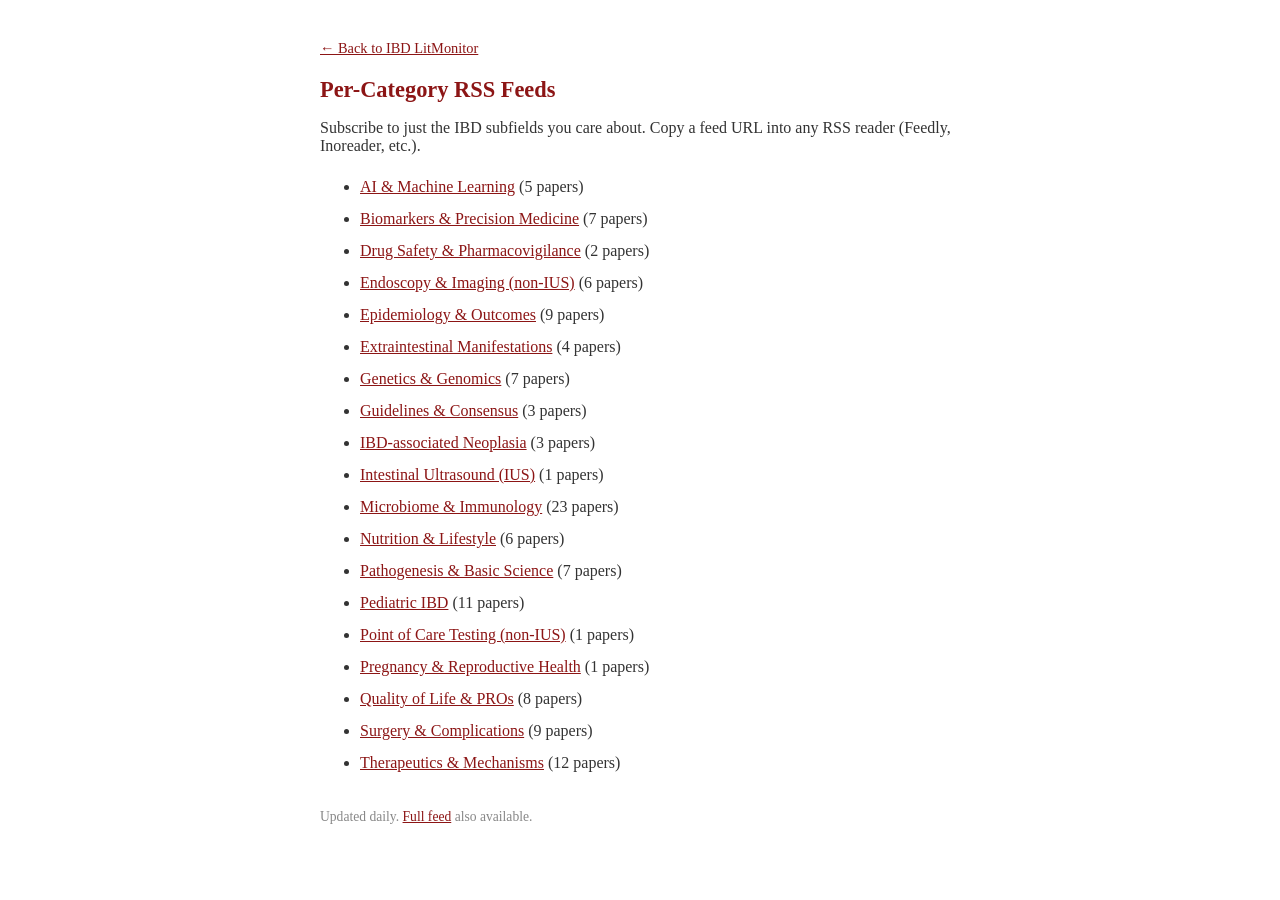
<file: docs/rss/index.html>
<!DOCTYPE html>
<html lang="en">
<head>
  <meta charset="utf-8">
  <meta name="viewport" content="width=device-width,initial-scale=1">
  <title>IBD LitMonitor — Per-Category RSS Feeds</title>
  <style>
    body { font-family: Georgia, serif; max-width: 640px; margin: 40px auto; padding: 0 20px; color: #333; }
    h1 { color: #8C1515; font-size: 1.4em; }
    a { color: #8C1515; }
    ul { line-height: 2; }
    .back { font-size: 0.9em; margin-bottom: 20px; }
  </style>
</head>
<body>
  <p class="back"><a href="../">&larr; Back to IBD LitMonitor</a></p>
  <h1>Per-Category RSS Feeds</h1>
  <p>Subscribe to just the IBD subfields you care about. Copy a feed URL into any RSS reader (Feedly, Inoreader, etc.).</p>
  <ul>
<li><a href="ai_machine_learning.xml">AI & Machine Learning</a> (5 papers)</li>
<li><a href="biomarkers_precision_medicine.xml">Biomarkers & Precision Medicine</a> (7 papers)</li>
<li><a href="drug_safety_pharmacovigilance.xml">Drug Safety & Pharmacovigilance</a> (2 papers)</li>
<li><a href="endoscopy_imaging_non_ius.xml">Endoscopy & Imaging (non-IUS)</a> (6 papers)</li>
<li><a href="epidemiology_outcomes.xml">Epidemiology & Outcomes</a> (9 papers)</li>
<li><a href="extraintestinal_manifestations.xml">Extraintestinal Manifestations</a> (4 papers)</li>
<li><a href="genetics_genomics.xml">Genetics & Genomics</a> (7 papers)</li>
<li><a href="guidelines_consensus.xml">Guidelines & Consensus</a> (3 papers)</li>
<li><a href="ibd_associated_neoplasia.xml">IBD-associated Neoplasia</a> (3 papers)</li>
<li><a href="intestinal_ultrasound_ius.xml">Intestinal Ultrasound (IUS)</a> (1 papers)</li>
<li><a href="microbiome_immunology.xml">Microbiome & Immunology</a> (23 papers)</li>
<li><a href="nutrition_lifestyle.xml">Nutrition & Lifestyle</a> (6 papers)</li>
<li><a href="pathogenesis_basic_science.xml">Pathogenesis & Basic Science</a> (7 papers)</li>
<li><a href="pediatric_ibd.xml">Pediatric IBD</a> (11 papers)</li>
<li><a href="point_of_care_testing_non_ius.xml">Point of Care Testing (non-IUS)</a> (1 papers)</li>
<li><a href="pregnancy_reproductive_health.xml">Pregnancy & Reproductive Health</a> (1 papers)</li>
<li><a href="quality_of_life_pros.xml">Quality of Life & PROs</a> (8 papers)</li>
<li><a href="surgery_complications.xml">Surgery & Complications</a> (9 papers)</li>
<li><a href="therapeutics_mechanisms.xml">Therapeutics & Mechanisms</a> (12 papers)</li>
  </ul>
  <p style="font-size:0.85em;color:#888;margin-top:30px;">Updated daily. <a href="../rss.xml">Full feed</a> also available.</p>
</body>
</html>
</file>
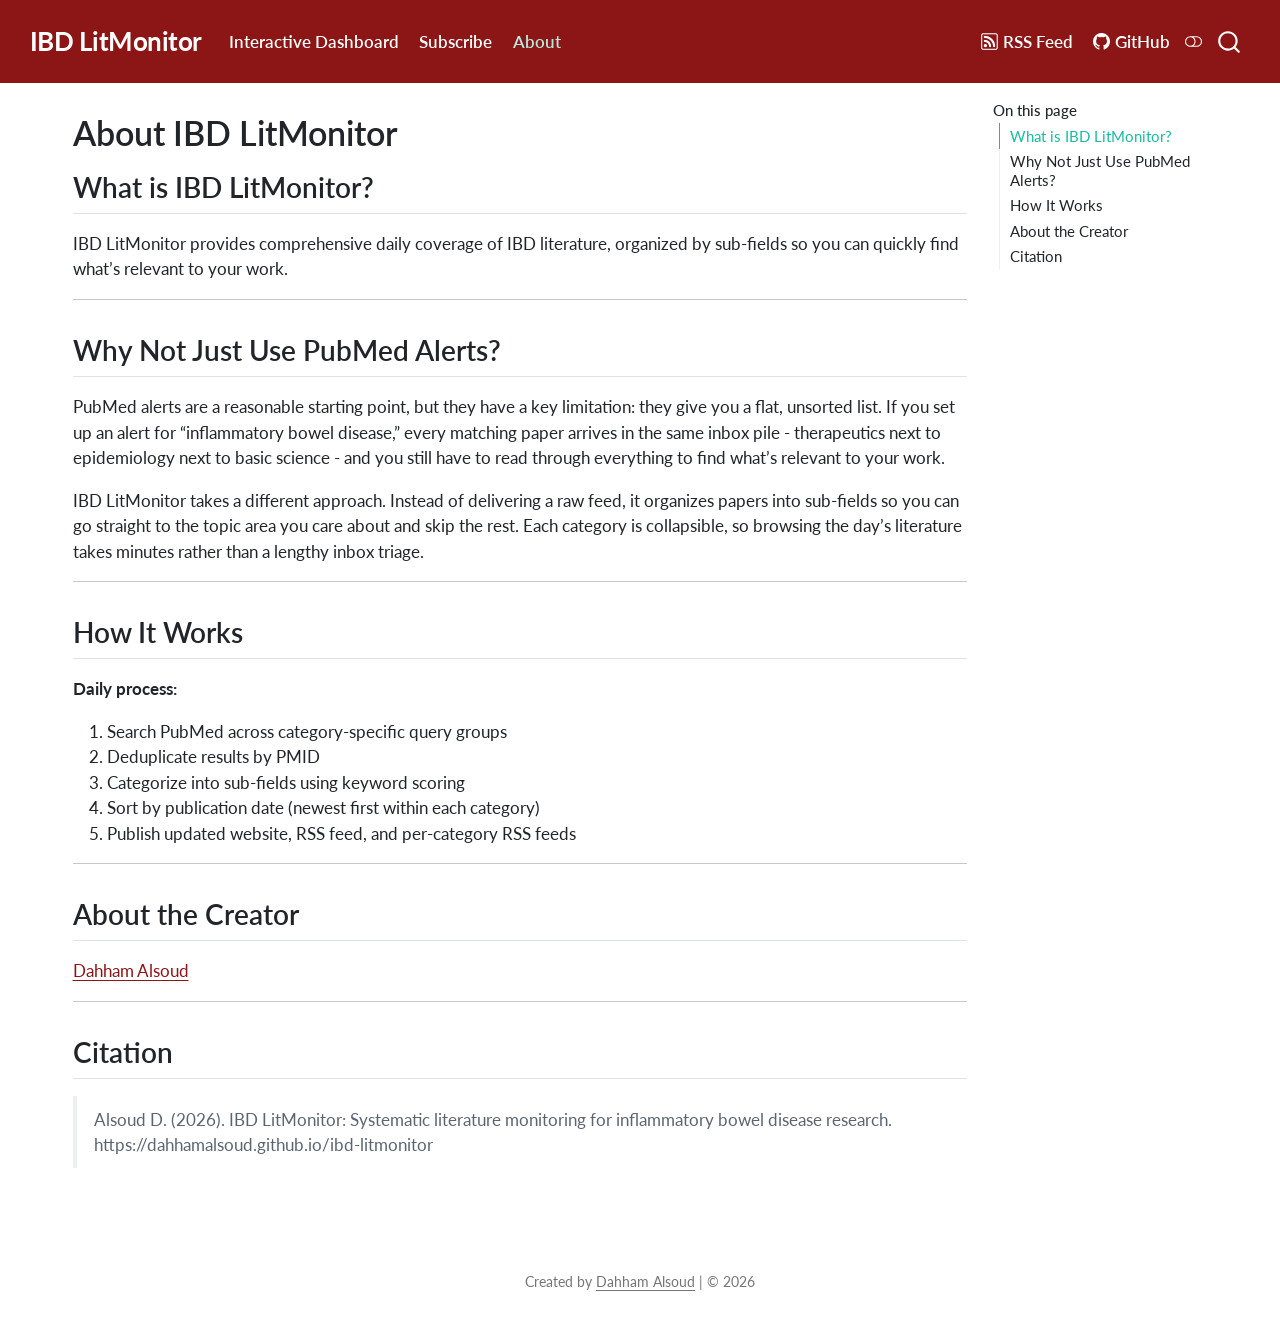
<file: docs/about.html>
<!DOCTYPE html>
<html xmlns="http://www.w3.org/1999/xhtml" lang="en" xml:lang="en"><head>

<meta charset="utf-8">
<meta name="generator" content="quarto-1.11.9">

<meta name="viewport" content="width=device-width, initial-scale=1.0, user-scalable=yes">


<title>About IBD LitMonitor – IBD LitMonitor</title>
<style>
/* Default styles provided by pandoc.
** See https://pandoc.org/MANUAL.html#variables-for-html for config info.
*/
span.smallcaps{font-variant: small-caps;}
div.columns{display: flex; gap: 1.5em;}
div.column{flex: auto;}
@media screen {
div.columns{gap: min(4vw, 1.5em);}
div.column{overflow-x: auto;}
}
div.hanging-indent{margin-left: 1.5em; text-indent: -1.5em;}
ul.task-list{list-style: none;}
ul.task-list li input[type="checkbox"] {
  width: 0.8em;
  margin: 0 0.8em 0.2em -1em; /* quarto-specific, see https://github.com/quarto-dev/quarto-cli/issues/4556 */ 
  vertical-align: middle;
}
</style>


<script src="site_libs/quarto-nav/quarto-nav.js"></script>
<script src="site_libs/quarto-nav/headroom.min.js"></script>
<script src="site_libs/clipboard/clipboard.min.js"></script>
<script src="site_libs/quarto-search/autocomplete.umd.js"></script>
<script src="site_libs/quarto-search/fuse.min.js"></script>
<script src="site_libs/quarto-search/quarto-search.js"></script>
<meta name="quarto:offset" content="./">
<script src="site_libs/quarto-html/quarto.js" type="module"></script>
<script src="site_libs/quarto-html/tabsets/tabsets.js" type="module"></script>
<script src="site_libs/quarto-html/scrollable-regions/scrollable-regions.js" type="module"></script>
<script src="site_libs/quarto-html/popper.min.js"></script>
<script src="site_libs/quarto-html/tippy.umd.min.js"></script>
<script src="site_libs/quarto-html/anchor.min.js"></script>
<link href="site_libs/quarto-html/tippy.css" rel="stylesheet">
<link href="site_libs/quarto-html/quarto-syntax-highlighting-63b5708e65d6cd79cd7618c58d0c21e7.css" rel="stylesheet" class="quarto-color-scheme" id="quarto-text-highlighting-styles">
<link href="site_libs/quarto-html/quarto-syntax-highlighting-dark-447e42e69aaa9833c0ba1b986f430b20.css" rel="stylesheet" class="quarto-color-scheme quarto-color-alternate" id="quarto-text-highlighting-styles">
<link href="site_libs/quarto-html/quarto-syntax-highlighting-63b5708e65d6cd79cd7618c58d0c21e7.css" rel="stylesheet" class="quarto-color-scheme-extra" id="quarto-text-highlighting-styles">
<script src="site_libs/bootstrap/bootstrap.min.js"></script>
<link href="site_libs/bootstrap/bootstrap-icons.css" rel="stylesheet">
<link href="site_libs/bootstrap/bootstrap-8b934ac96c12314e69da1877b018df11.min.css" rel="stylesheet" append-hash="true" class="quarto-color-scheme" id="quarto-bootstrap" data-mode="light">
<link href="site_libs/bootstrap/bootstrap-dark-53f3849b98cd828483cde6ba367b37d7.min.css" rel="stylesheet" append-hash="true" class="quarto-color-scheme quarto-color-alternate" id="quarto-bootstrap" data-mode="dark">
<link href="site_libs/bootstrap/bootstrap-8b934ac96c12314e69da1877b018df11.min.css" rel="stylesheet" append-hash="true" class="quarto-color-scheme-extra" id="quarto-bootstrap" data-mode="light">
<script id="quarto-search-options" type="application/json">{
  "location": "navbar",
  "copy-button": false,
  "collapse-after": 3,
  "panel-placement": "end",
  "type": "overlay",
  "limit": 50,
  "keyboard-shortcut": [
    "f",
    "/",
    "s"
  ],
  "show-item-context": false,
  "language": {
    "search-no-results-text": "No results",
    "search-matching-documents-text": "matching documents",
    "search-copy-link-title": "Copy link to search",
    "search-hide-matches-text": "Hide additional matches",
    "search-more-match-text": "more match in this document",
    "search-more-matches-text": "more matches in this document",
    "search-clear-button-title": "Clear",
    "search-text-placeholder": "",
    "search-detached-cancel-button-title": "Cancel",
    "search-submit-button-title": "Submit",
    "search-label": "Search"
  }
}</script>


<link rel="stylesheet" href="styles.css">
</head>

<body class="nav-fixed quarto-light"><a id="quarto-skip-link" class="visually-hidden-focusable" href="#quarto-document-content">Skip to main content</a><script id="quarto-html-before-body" type="application/javascript">
    const toggleBodyColorMode = (bsSheetEl) => {
      const mode = bsSheetEl.getAttribute("data-mode");
      const bodyEl = window.document.querySelector("body");
      if (mode === "dark") {
        bodyEl.classList.add("quarto-dark");
        bodyEl.classList.remove("quarto-light");
      } else {
        bodyEl.classList.add("quarto-light");
        bodyEl.classList.remove("quarto-dark");
      }
    }
    const toggleBodyColorPrimary = () => {
      const bsSheetEl = window.document.querySelector("link#quarto-bootstrap:not([rel=disabled-stylesheet])");
      if (bsSheetEl) {
        toggleBodyColorMode(bsSheetEl);
      }
    }
    const setColorSchemeToggle = (alternate) => {
      const toggles = window.document.querySelectorAll('.quarto-color-scheme-toggle');
      for (let i=0; i < toggles.length; i++) {
        const toggle = toggles[i];
        if (toggle) {
          toggle.setAttribute("aria-checked", alternate ? "true" : "false");
          if (alternate) {
            toggle.classList.add("alternate");
          } else {
            toggle.classList.remove("alternate");
          }
        }
      }
    };
    const toggleColorMode = (alternate) => {
      // Switch the stylesheets
      const primaryStylesheets = window.document.querySelectorAll('link.quarto-color-scheme:not(.quarto-color-alternate)');
      const alternateStylesheets = window.document.querySelectorAll('link.quarto-color-scheme.quarto-color-alternate');
      manageTransitions('#quarto-margin-sidebar .nav-link', false);
      if (alternate) {
        // note: dark is layered on light, we don't disable primary!
        enableStylesheet(alternateStylesheets);
        for (const sheetNode of alternateStylesheets) {
          if (sheetNode.id === "quarto-bootstrap") {
            toggleBodyColorMode(sheetNode);
          }
        }
      } else {
        disableStylesheet(alternateStylesheets);
        enableStylesheet(primaryStylesheets)
        toggleBodyColorPrimary();
      }
      manageTransitions('#quarto-margin-sidebar .nav-link', true);
      // Switch the toggles
      setColorSchemeToggle(alternate)
    }
    // Hack to workaround the fact that safari doesn't
    // properly recolor the scrollbar when toggling (#1455).
    // Not run on load: stylesheets are set before first paint there, and
    // scrolling would undo the scroll to a URL fragment (#14973).
    // The one pixel nudge keeps the reader where they were.
    const refreshSafariScrollbar = () => {
      if (navigator.userAgent.indexOf('Safari') > 0 && navigator.userAgent.indexOf('Chrome') == -1) {
        manageTransitions("body", false);
        const scrollY = window.scrollY;
        window.scrollTo(0, scrollY > 0 ? scrollY - 1 : 1);
        setTimeout(() => {
          window.scrollTo(0, scrollY);
          manageTransitions("body", true);
        }, 40);
      }
    }
    const disableStylesheet = (stylesheets) => {
      for (let i=0; i < stylesheets.length; i++) {
        const stylesheet = stylesheets[i];
        stylesheet.rel = 'disabled-stylesheet';
      }
    }
    const enableStylesheet = (stylesheets) => {
      for (let i=0; i < stylesheets.length; i++) {
        const stylesheet = stylesheets[i];
        if(stylesheet.rel !== 'stylesheet') { // for Chrome, which will still FOUC without this check
          stylesheet.rel = 'stylesheet';
        }
      }
    }
    const manageTransitions = (selector, allowTransitions) => {
      const els = window.document.querySelectorAll(selector);
      for (let i=0; i < els.length; i++) {
        const el = els[i];
        if (allowTransitions) {
          el.classList.remove('notransition');
        } else {
          el.classList.add('notransition');
        }
      }
    }
    const isFileUrl = () => {
      return window.location.protocol === 'file:';
    }
    const hasAlternateSentinel = () => {
      let styleSentinel = getColorSchemeSentinel();
      if (styleSentinel !== null) {
        return styleSentinel === "alternate";
      } else {
        return false;
      }
    }
    const setStyleSentinel = (alternate) => {
      const value = alternate ? "alternate" : "default";
      if (!isFileUrl()) {
        window.localStorage.setItem("quarto-color-scheme", value);
      } else {
        localAlternateSentinel = value;
      }
    }
    const getColorSchemeSentinel = () => {
      if (!isFileUrl()) {
        const storageValue = window.localStorage.getItem("quarto-color-scheme");
        return storageValue != null ? storageValue : localAlternateSentinel;
      } else {
        return localAlternateSentinel;
      }
    }
    const toggleGiscusIfUsed = (isAlternate, darkModeDefault) => {
      const baseTheme = document.querySelector('#giscus-base-theme')?.value ?? 'light';
      const alternateTheme = document.querySelector('#giscus-alt-theme')?.value ?? 'dark';
      let newTheme = '';
      if(authorPrefersDark) {
        newTheme = isAlternate ? baseTheme : alternateTheme;
      } else {
        newTheme = isAlternate ? alternateTheme : baseTheme;
      }
      const changeGiscusTheme = () => {
        // From: https://github.com/giscus/giscus/issues/336
        const sendMessage = (message) => {
          const iframe = document.querySelector('iframe.giscus-frame');
          if (!iframe) return;
          iframe.contentWindow.postMessage({ giscus: message }, 'https://giscus.app');
        }
        sendMessage({
          setConfig: {
            theme: newTheme
          }
        });
      }
      const isGiscussLoaded = window.document.querySelector('iframe.giscus-frame') !== null;
      if (isGiscussLoaded) {
        changeGiscusTheme();
      }
    };
    const authorPrefersDark = false;
    const darkModeDefault = authorPrefersDark;
      document.querySelector('link#quarto-text-highlighting-styles.quarto-color-scheme-extra').rel = 'disabled-stylesheet';
      document.querySelector('link#quarto-bootstrap.quarto-color-scheme-extra').rel = 'disabled-stylesheet';
    let localAlternateSentinel = darkModeDefault ? 'alternate' : 'default';
    // Dark / light mode switch
    window.quartoToggleColorScheme = () => {
      // Read the current dark / light value
      let toAlternate = !hasAlternateSentinel();
      toggleColorMode(toAlternate);
      refreshSafariScrollbar();
      setStyleSentinel(toAlternate);
      toggleGiscusIfUsed(toAlternate, darkModeDefault);
      window.dispatchEvent(new Event('resize'));
    };
    // Switch to dark mode if need be
    if (hasAlternateSentinel()) {
      toggleColorMode(true);
    } else {
      toggleColorMode(false);
    }
  </script>

<div id="quarto-search-results"></div>
  <header id="quarto-header" class="headroom fixed-top">
    <nav class="navbar navbar-expand-lg " data-bs-theme="dark" aria-label="Site">
      <div class="navbar-container container-fluid">
      <div class="navbar-brand-container mx-auto">
    <a class="navbar-brand" href="./index.html">
    <span class="navbar-title">IBD LitMonitor</span>
    </a>
  </div>
          <button class="navbar-toggler" type="button" data-bs-toggle="collapse" data-bs-target="#navbarCollapse" aria-controls="navbarCollapse" aria-expanded="false" aria-label="Toggle navigation" onclick="if (window.quartoToggleHeadroom) { window.quartoToggleHeadroom(); }">
  <span class="navbar-toggler-icon"></span>
</button>
          <div class="collapse navbar-collapse" id="navbarCollapse">
            <ul class="navbar-nav navbar-nav-scroll me-auto">
  <li class="nav-item">
    <a class="nav-link" href="./dashboard.html"> 
<span class="menu-text">Interactive Dashboard</span></a>
  </li>  
  <li class="nav-item">
    <a class="nav-link" href="./subscribe.html"> 
<span class="menu-text">Subscribe</span></a>
  </li>  
  <li class="nav-item">
    <a class="nav-link active" href="./about.html" aria-current="page"> 
<span class="menu-text">About</span></a>
  </li>  
</ul>
            <ul class="navbar-nav navbar-nav-scroll ms-auto">
  <li class="nav-item">
    <a class="nav-link" href="./rss.xml"> <i class="bi bi-rss" role="img">
</i> 
<span class="menu-text">RSS Feed</span></a>
  </li>  
  <li class="nav-item">
    <a class="nav-link" href="https://github.com/dahhamalsoud"> <i class="bi bi-github" role="img">
</i> 
<span class="menu-text">GitHub</span></a>
  </li>  
</ul>
          </div> <!-- /navcollapse -->
            <div class="quarto-navbar-tools">
  <button type="button" role="switch" aria-checked="false" class="quarto-color-scheme-toggle quarto-navigation-tool  px-1" onclick="window.quartoToggleColorScheme(); return false;" title="Toggle dark mode" aria-label="Toggle dark mode"><i class="bi"></i></button>
</div>
            <div id="quarto-search" class="" title="Search"></div>
      </div> <!-- /container-fluid -->
    </nav>
</header>
<!-- content -->
<div id="quarto-content" class="quarto-container page-columns page-rows-contents page-layout-full page-navbar">
<!-- sidebar -->
<!-- margin-sidebar -->
    <div id="quarto-margin-sidebar" class="sidebar margin-sidebar">
        <nav id="TOC" role="doc-toc" aria-labelledby="toc-title" class="toc-active">
    <h2 id="toc-title">On this page</h2>
   
  <ul>
  <li><a href="#what-is-ibd-litmonitor" id="toc-what-is-ibd-litmonitor" class="nav-link active" data-scroll-target="#what-is-ibd-litmonitor">What is IBD LitMonitor?</a></li>
  <li><a href="#why-not-just-use-pubmed-alerts" id="toc-why-not-just-use-pubmed-alerts" class="nav-link" data-scroll-target="#why-not-just-use-pubmed-alerts">Why Not Just Use PubMed Alerts?</a></li>
  <li><a href="#how-it-works" id="toc-how-it-works" class="nav-link" data-scroll-target="#how-it-works">How It Works</a></li>
  <li><a href="#about-the-creator" id="toc-about-the-creator" class="nav-link" data-scroll-target="#about-the-creator">About the Creator</a></li>
  <li><a href="#citation" id="toc-citation" class="nav-link" data-scroll-target="#citation">Citation</a></li>
  </ul>
</nav>
    </div>
<!-- main -->
<main class="content column-page-left" id="quarto-document-content" tabindex="-1">


<header id="title-block-header" class="quarto-title-block default">
<div class="quarto-title">
<h1 class="title">About IBD LitMonitor</h1>
</div>



<div class="quarto-title-meta column-page-left">

    
  
    
  </div>
  


</header>


<section id="what-is-ibd-litmonitor" class="level2">
<h2 class="anchored" data-anchor-id="what-is-ibd-litmonitor">What is IBD LitMonitor?</h2>
<p>IBD LitMonitor provides comprehensive daily coverage of IBD literature, organized by sub-fields so you can quickly find what’s relevant to your work.</p>
<hr>
</section>
<section id="why-not-just-use-pubmed-alerts" class="level2">
<h2 class="anchored" data-anchor-id="why-not-just-use-pubmed-alerts">Why Not Just Use PubMed Alerts?</h2>
<p>PubMed alerts are a reasonable starting point, but they have a key limitation: they give you a flat, unsorted list. If you set up an alert for “inflammatory bowel disease,” every matching paper arrives in the same inbox pile - therapeutics next to epidemiology next to basic science - and you still have to read through everything to find what’s relevant to your work.</p>
<p>IBD LitMonitor takes a different approach. Instead of delivering a raw feed, it organizes papers into sub-fields so you can go straight to the topic area you care about and skip the rest. Each category is collapsible, so browsing the day’s literature takes minutes rather than a lengthy inbox triage.</p>
<hr>
</section>
<section id="how-it-works" class="level2">
<h2 class="anchored" data-anchor-id="how-it-works">How It Works</h2>
<p><strong>Daily process:</strong></p>
<ol type="1">
<li>Search PubMed across category-specific query groups</li>
<li>Deduplicate results by PMID</li>
<li>Categorize into sub-fields using keyword scoring</li>
<li>Sort by publication date (newest first within each category)</li>
<li>Publish updated website, RSS feed, and per-category RSS feeds</li>
</ol>
<hr>
</section>
<section id="about-the-creator" class="level2">
<h2 class="anchored" data-anchor-id="about-the-creator">About the Creator</h2>
<p><strong><a href="https://dahhamalsoud.github.io/">Dahham Alsoud</a></strong></p>
<hr>
</section>
<section id="citation" class="level2">
<h2 class="anchored" data-anchor-id="citation">Citation</h2>
<blockquote class="blockquote">
<p>Alsoud D. (2026). IBD LitMonitor: Systematic literature monitoring for inflammatory bowel disease research. https://dahhamalsoud.github.io/ibd-litmonitor</p>
</blockquote>


</section>

</main> <!-- /main -->
<script id="quarto-html-after-body" type="application/javascript">
  window.document.addEventListener("DOMContentLoaded", function (event) {
    // Ensure there is a toggle, if there isn't float one in the top right
    if (window.document.querySelector('.quarto-color-scheme-toggle') === null) {
      const toggle = window.document.createElement('button');
      toggle.type = "button";
      toggle.setAttribute("role", "switch");
      toggle.setAttribute("aria-checked", "false");
      toggle.classList.add('top-right');
      toggle.classList.add('quarto-color-scheme-toggle');
      toggle.setAttribute("aria-label", "Toggle dark mode");
      toggle.onclick = function() { try { window.quartoToggleColorScheme(); } catch {} return false; };
      const i = window.document.createElement("i");
      i.classList.add('bi');
      toggle.appendChild(i);
      // Put the toggle in a landmark of its own, so that landmark navigation
      // can reach it.
      //
      // The container is always a fresh direct child of body, and the toggle is
      // never moved into page furniture that the theme or the author controls.
      // The toggle is positioned against the page, so any ancestor that
      // establishes a containing block captures it: a positioned element or a
      // grid for position: absolute, and transform, filter, will-change or
      // contain for position: fixed. A direct child of body has none of these
      // to inherit, and the shift when one appears is silent and visual.
      //
      // ARIA says a document should have at most one banner, and axe reports a
      // duplicate whether or not the banners carry distinct labels. So use a
      // header when the page has no banner yet, and a named region otherwise.
      //
      // A header is a banner wherever it sits, unless it is inside sectioning
      // content, so this cannot just look at the children of body: a custom
      // page layout wraps the title block header in a plain div. An explicit
      // role="banner" always counts.
      const sectioning = 'article, aside, main, nav, section, [role="article"], [role="complementary"], [role="main"], [role="navigation"], [role="region"]';
      const hasBanner = Array.from(
        window.document.querySelectorAll('header:not([role]), [role="banner"]')
      ).some(function(el) {
        return el.hasAttribute("role") || el.closest(sectioning) === null;
      });
      const container = window.document.createElement(hasBanner ? "div" : "header");
      if (hasBanner) {
        container.setAttribute("role", "region");
        container.setAttribute("aria-label", "Toggle dark mode");
      }
      container.classList.add('quarto-color-scheme-toggle-container');
      container.appendChild(toggle);
      window.document.body.appendChild(container);
    }
    setColorSchemeToggle(hasAlternateSentinel())
    const icon = "";
    const anchorJS = new window.AnchorJS();
    anchorJS.options = {
      placement: 'right',
      icon: icon
    };
    anchorJS.add('.anchored');
    const isCodeAnnotation = (el) => {
      for (const clz of el.classList) {
        if (clz.startsWith('code-annotation-')) {                     
          return true;
        }
      }
      return false;
    }
    const onCopySuccess = function(e) {
      // button target
      const button = e.trigger;
      // don't keep focus
      button.blur();
      // flash "checked"
      button.classList.add('code-copy-button-checked');
      var currentTitle = button.getAttribute("title");
      button.setAttribute("title", "Copied!");
      let tooltip;
      if (window.bootstrap) {
        button.setAttribute("data-bs-toggle", "tooltip");
        button.setAttribute("data-bs-placement", "left");
        button.setAttribute("data-bs-title", "Copied!");
        tooltip = new bootstrap.Tooltip(button, 
          { trigger: "manual", 
            customClass: "code-copy-button-tooltip",
            offset: [0, -8]});
        tooltip.show();    
      }
      setTimeout(function() {
        if (tooltip) {
          tooltip.hide();
          button.removeAttribute("data-bs-title");
          button.removeAttribute("data-bs-toggle");
          button.removeAttribute("data-bs-placement");
        }
        button.setAttribute("title", currentTitle);
        button.classList.remove('code-copy-button-checked');
      }, 1000);
      // clear code selection
      e.clearSelection();
    }
    const getTextToCopy = function(trigger) {
      const outerScaffold = trigger.parentElement.cloneNode(true);
      const codeEl = outerScaffold.querySelector('code');
      for (const childEl of codeEl.children) {
        if (isCodeAnnotation(childEl)) {
          childEl.remove();
        }
      }
      return codeEl.innerText;
    }
    const clipboard = new window.ClipboardJS('.code-copy-button:not([data-in-quarto-modal])', {
      text: getTextToCopy
    });
    clipboard.on('success', onCopySuccess);
    if (window.document.getElementById('quarto-embedded-source-code-modal')) {
      const clipboardModal = new window.ClipboardJS('.code-copy-button[data-in-quarto-modal]', {
        text: getTextToCopy,
        container: window.document.getElementById('quarto-embedded-source-code-modal')
      });
      clipboardModal.on('success', onCopySuccess);
    }
      var localhostRegex = new RegExp(/^(?:http|https):\/\/localhost\:?[0-9]*\//);
      var mailtoRegex = new RegExp(/^mailto:/);
        var filterRegex = new RegExp("https:\/\/dahhamalsoud\.github\.io\/ibd-litmonitor");
      var isInternal = (href) => {
          return filterRegex.test(href) || localhostRegex.test(href) || mailtoRegex.test(href);
      }
      // Inspect non-navigation links and adorn them if external
      window.quartoDecorateExternalLinks = function (root) {
     var links = (root || window.document).querySelectorAll('a[href]:not(.nav-link):not(.navbar-brand):not(.toc-action):not(.sidebar-link):not(.sidebar-item-toggle):not(.pagination-link):not(.no-external):not([aria-hidden]):not(.dropdown-item):not(.quarto-navigation-tool):not(.about-link)');
      for (var i=0; i<links.length; i++) {
        const link = links[i];
        if (!isInternal(link.href)) {
          // undo the damage that might have been done by quarto-nav.js in the case of
          // links that we want to consider external
          if (link.dataset.originalHref !== undefined) {
            link.href = link.dataset.originalHref;
          }
          if (!link.classList.contains('no-external-icon')) {
          }
        }
      }
      };
      window.quartoDecorateExternalLinks(window.document);
    // Esc closes the popup (WCAG 1.4.13) and focus leaving both trigger and
    // popup closes it (WCAG 2.4.11); tippy handles neither for interactive popups.
    const hideOnEscAndFocusOut = {
      name: 'hideOnEscAndFocusOut',
      defaultValue: true,
      fn(instance) {
        const dismiss = () => {
          // A show scheduled by the trigger delay would otherwise reopen it
          instance.clearDelayTimeouts();
          instance.hide();
        };
        const onKeyDown = (event) => {
          if (event.key !== 'Escape') {
            return;
          }
          // Keep Esc from also reaching page handlers (e.g. reveal.js overview),
          // except an open reveal.js slide menu, which Esc should close too.
          // The menu handles keys only when its keyboard option is on.
          const menuHandlesEsc = window.Reveal?.getPlugin?.('menu')?.isOpen() &&
            window.Reveal.getConfig().menu?.keyboard !== false;
          if (!menuHandlesEsc) {
            event.stopPropagation();
          }
          if (instance.popper.contains(window.document.activeElement)) {
            // Disabled while refocusing so the focus trigger does not reopen it
            instance.disable();
            instance.reference.focus();
            instance.enable();
          }
          dismiss();
        };
        const onFocusOut = (event) => {
          const target = event.relatedTarget;
          if (target && !instance.reference.contains(target) &&
              !instance.popper.contains(target)) {
            dismiss();
          }
        };
        // On the trigger too: a click trigger (code-annotations: select) has no
        // blur handling. Attached for the instance's lifetime so leaving the
        // trigger also cancels a show still pending on the trigger delay.
        instance.reference.addEventListener('focusout', onFocusOut);
        return {
          onShow() {
            window.document.addEventListener('keydown', onKeyDown, true);
            instance.popper.addEventListener('focusout', onFocusOut);
          },
          onHide() {
            window.document.removeEventListener('keydown', onKeyDown, true);
            instance.popper.removeEventListener('focusout', onFocusOut);
          },
          onDestroy() {
            instance.reference.removeEventListener('focusout', onFocusOut);
          },
        };
      },
    };
    function tippyHover(el, contentFn, onTriggerFn, onUntriggerFn) {
      const config = {
        allowHTML: true,
        maxWidth: 500,
        delay: 100,
        arrow: false,
        appendTo: function(el) {
            return el.parentElement;
        },
        interactive: true,
        interactiveBorder: 10,
        theme: 'quarto',
        placement: 'bottom-start',
        plugins: [hideOnEscAndFocusOut],
      };
      if (contentFn) {
        config.content = contentFn;
      }
      if (onTriggerFn) {
        config.onTrigger = onTriggerFn;
      }
      if (onUntriggerFn) {
        config.onUntrigger = onUntriggerFn;
      }
      window.tippy(el, config); 
    }
    const noterefs = window.document.querySelectorAll('a[role="doc-noteref"]');
    for (var i=0; i<noterefs.length; i++) {
      const ref = noterefs[i];
      tippyHover(ref, function() {
        // use id or data attribute instead here
        let href = ref.getAttribute('data-footnote-href') || ref.getAttribute('href');
        try { href = new URL(href).hash; } catch {}
        const id = href.replace(/^#\/?/, "");
        const note = window.document.getElementById(id);
        if (note) {
          return note.innerHTML;
        } else {
          return "";
        }
      });
    }
    const xrefs = window.document.querySelectorAll('a.quarto-xref');
    const processXRef = (id, note) => {
      // Strip column container classes
      const stripColumnClz = (el) => {
        el.classList.remove("page-full", "page-columns");
        if (el.children) {
          for (const child of el.children) {
            stripColumnClz(child);
          }
        }
      }
      stripColumnClz(note)
      if (id === null || id.startsWith('sec-')) {
        // Special case sections, only their first couple elements
        const container = document.createElement("div");
        if (note.children && note.children.length > 2) {
          container.appendChild(note.children[0].cloneNode(true));
          for (let i = 1; i < note.children.length; i++) {
            const child = note.children[i];
            if (child.tagName === "P" && child.innerText === "") {
              continue;
            } else {
              container.appendChild(child.cloneNode(true));
              break;
            }
          }
          if (window.Quarto?.typesetMath) {
            window.Quarto.typesetMath(container);
          }
          return container.innerHTML
        } else {
          if (window.Quarto?.typesetMath) {
            window.Quarto.typesetMath(note);
          }
          return note.innerHTML;
        }
      } else {
        // Remove any anchor links if they are present
        const anchorLink = note.querySelector('a.anchorjs-link');
        if (anchorLink) {
          anchorLink.remove();
        }
        if (window.Quarto?.typesetMath) {
          window.Quarto.typesetMath(note);
        }
        if (note.classList.contains("callout")) {
          return note.outerHTML;
        } else {
          return note.innerHTML;
        }
      }
    }
    for (var i=0; i<xrefs.length; i++) {
      const xref = xrefs[i];
      tippyHover(xref, undefined, function(instance) {
        instance.disable();
        let url = xref.getAttribute('href');
        let hash = undefined; 
        if (url.startsWith('#')) {
          hash = url;
        } else {
          try { hash = new URL(url).hash; } catch {}
        }
        if (hash) {
          const id = hash.replace(/^#\/?/, "");
          const note = window.document.getElementById(id);
          if (note !== null) {
            try {
              const html = processXRef(id, note.cloneNode(true));
              instance.setContent(html);
            } finally {
              instance.enable();
              instance.show();
            }
          } else {
            // See if we can fetch this
            fetch(url.split('#')[0])
            .then(res => res.text())
            .then(html => {
              const parser = new DOMParser();
              const htmlDoc = parser.parseFromString(html, "text/html");
              const note = htmlDoc.getElementById(id);
              if (note !== null) {
                const html = processXRef(id, note);
                instance.setContent(html);
              } 
            }).finally(() => {
              instance.enable();
              instance.show();
            });
          }
        } else {
          // See if we can fetch a full url (with no hash to target)
          // This is a special case and we should probably do some content thinning / targeting
          fetch(url)
          .then(res => res.text())
          .then(html => {
            const parser = new DOMParser();
            const htmlDoc = parser.parseFromString(html, "text/html");
            const note = htmlDoc.querySelector('main.content');
            if (note !== null) {
              // This should only happen for chapter cross references
              // (since there is no id in the URL)
              // remove the first header
              if (note.children.length > 0 && note.children[0].tagName === "HEADER") {
                note.children[0].remove();
              }
              const html = processXRef(null, note);
              instance.setContent(html);
            } 
          }).finally(() => {
            instance.enable();
            instance.show();
          });
        }
      }, function(instance) {
      });
    }
        let selectedAnnoteEl;
        const selectorForAnnotation = ( cell, annotation) => {
          let cellAttr = 'data-code-cell="' + cell + '"';
          let lineAttr = 'data-code-annotation="' +  annotation + '"';
          const selector = 'span[' + cellAttr + '][' + lineAttr + ']';
          return selector;
        }
        const selectCodeLines = (annoteEl) => {
          const doc = window.document;
          const targetCell = annoteEl.getAttribute("data-target-cell");
          const targetAnnotation = annoteEl.getAttribute("data-target-annotation");
          const annoteSpan = window.document.querySelector(selectorForAnnotation(targetCell, targetAnnotation));
          const lines = annoteSpan.getAttribute("data-code-lines").split(",");
          const lineIds = lines.map((line) => {
            return targetCell + "-" + line;
          })
          // Each band is positioned against its own containing block, which is
          // not the offsetParent of the lines, so place it from client rects.
          const placeBand = (band, firstEl, lastEl, codeBlock) => {
            const container = band.offsetParent;
            if (container === null) {
              return;
            }
            const containerRect = container.getBoundingClientRect();
            // Reveal.js scales slides with a transform, so convert client
            // pixels back to the CSS pixels of the container.
            const scale = containerRect.height / container.offsetHeight || 1;
            const firstRect = firstEl.getBoundingClientRect();
            const lastRect = lastEl.getBoundingClientRect();
            const top = (firstRect.top - containerRect.top) / scale - container.clientTop + container.scrollTop;
            const height = (lastRect.bottom - firstRect.top) / scale;
            band.style.top = top - 2 + "px";
            band.style.height = height + 4 + "px";
            if (codeBlock) {
              // Without the copy button wrapper, the containing block is wider
              // than the code block, so span the code block explicitly.
              const blockRect = codeBlock.getBoundingClientRect();
              band.style.left = (blockRect.left - containerRect.left) / scale - container.clientLeft + container.scrollLeft + "px";
              band.style.width = blockRect.width / scale + "px";
            }
          };
          if (lineIds.length > 0) {
            const el = window.document.getElementById(lineIds[0]);
            const lastEl = window.document.getElementById(lineIds[lineIds.length - 1]);
            const parent = el.parentElement.parentElement;
            // cook up a div (if necessary) and position it
            let div = window.document.getElementById("code-annotation-line-highlight");
            if (div === null) {
              div = window.document.createElement("div");
              div.setAttribute("id", "code-annotation-line-highlight");
              div.style.position = 'absolute';
              parent.appendChild(div);
            }
            placeBand(div, el, lastEl, parent.closest("div.sourceCode") || parent);
            let gutterDiv = window.document.getElementById("code-annotation-line-highlight-gutter");
            if (gutterDiv === null) {
              gutterDiv = window.document.createElement("div");
              gutterDiv.setAttribute("id", "code-annotation-line-highlight-gutter");
              gutterDiv.style.position = 'absolute';
              const codeCell = window.document.getElementById(targetCell);
              const gutter = codeCell.querySelector('.code-annotation-gutter');
              gutter.appendChild(gutterDiv);
            }
            placeBand(gutterDiv, el, lastEl);
            selectedAnnoteEl = annoteEl;
          }
        };
        const unselectCodeLines = () => {
          const elementsIds = ["code-annotation-line-highlight", "code-annotation-line-highlight-gutter"];
          elementsIds.forEach((elId) => {
            const div = window.document.getElementById(elId);
            if (div) {
              div.remove();
            }
          });
          selectedAnnoteEl = undefined;
        };
          // Handle positioning of the toggle
      window.addEventListener(
        "resize",
        throttle(() => {
          elRect = undefined;
          if (selectedAnnoteEl) {
            selectCodeLines(selectedAnnoteEl);
          }
        }, 10)
      );
      function throttle(fn, ms) {
      let throttle = false;
      let timer;
        return (...args) => {
          if(!throttle) { // first call gets through
              fn.apply(this, args);
              throttle = true;
          } else { // all the others get throttled
              if(timer) clearTimeout(timer); // cancel #2
              timer = setTimeout(() => {
                fn.apply(this, args);
                timer = throttle = false;
              }, ms);
          }
        };
      }
        // Attach click handler to the DT
        const annoteDls = window.document.querySelectorAll('dt[data-target-cell]');
        for (const annoteDlNode of annoteDls) {
          annoteDlNode.addEventListener('click', (event) => {
            const clickedEl = event.target;
            if (clickedEl !== selectedAnnoteEl) {
              unselectCodeLines();
              const activeEl = window.document.querySelector('dt[data-target-cell].code-annotation-active');
              if (activeEl) {
                activeEl.classList.remove('code-annotation-active');
              }
              selectCodeLines(clickedEl);
              clickedEl.classList.add('code-annotation-active');
            } else {
              // Unselect the line
              unselectCodeLines();
              clickedEl.classList.remove('code-annotation-active');
            }
          });
        }
    const findCites = (el) => {
      const parentEl = el.parentElement;
      if (parentEl) {
        const cites = parentEl.dataset.cites;
        if (cites) {
          return {
            el,
            cites: cites.split(' ')
          };
        } else {
          return findCites(el.parentElement)
        }
      } else {
        return undefined;
      }
    };
    var bibliorefs = window.document.querySelectorAll('a[role="doc-biblioref"]');
    for (var i=0; i<bibliorefs.length; i++) {
      const ref = bibliorefs[i];
      const citeInfo = findCites(ref);
      if (citeInfo) {
        tippyHover(citeInfo.el, function() {
          var popup = window.document.createElement('div');
          citeInfo.cites.forEach(function(cite) {
            var citeDiv = window.document.createElement('div');
            citeDiv.classList.add('hanging-indent');
            citeDiv.classList.add('csl-entry');
            var biblioDiv = window.document.getElementById('ref-' + cite);
            if (biblioDiv) {
              citeDiv.innerHTML = biblioDiv.innerHTML;
            }
            popup.appendChild(citeDiv);
          });
          return popup.innerHTML;
        });
      }
    }
  });
  </script>
  <script type="application/javascript">
  window.quartoScrollableRegionsLabels = {"code":"Scrollable code","output":"Scrollable output"};
  </script>
</div> <!-- /content -->
<footer class="footer">
  <div class="nav-footer">
    <div class="nav-footer-left">
      &nbsp;
    </div>   
    <div class="nav-footer-center">
<p>Created by <strong><a href="https://dahhamalsoud.github.io/">Dahham Alsoud</a></strong> | © 2026</p>
</div>
    <div class="nav-footer-right">
      &nbsp;
    </div>
  </div>
</footer>




</body></html>
</file>
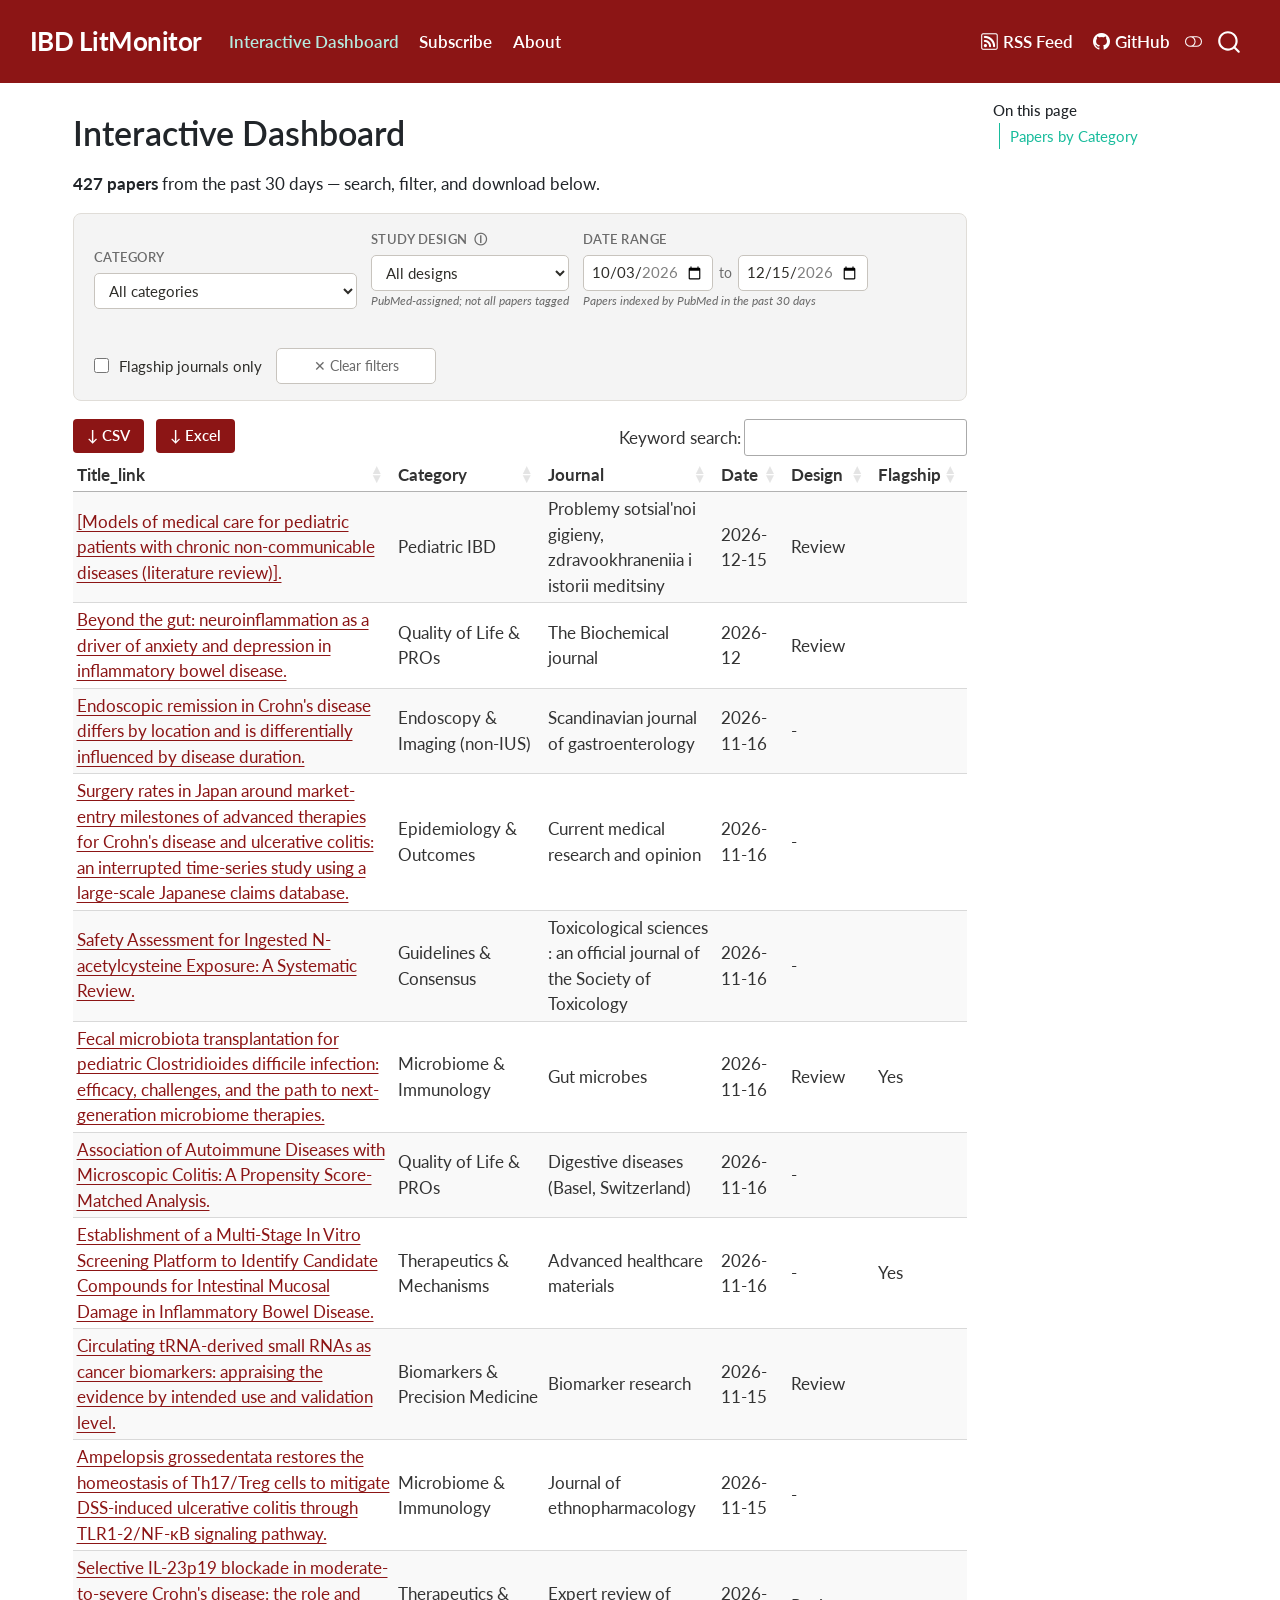
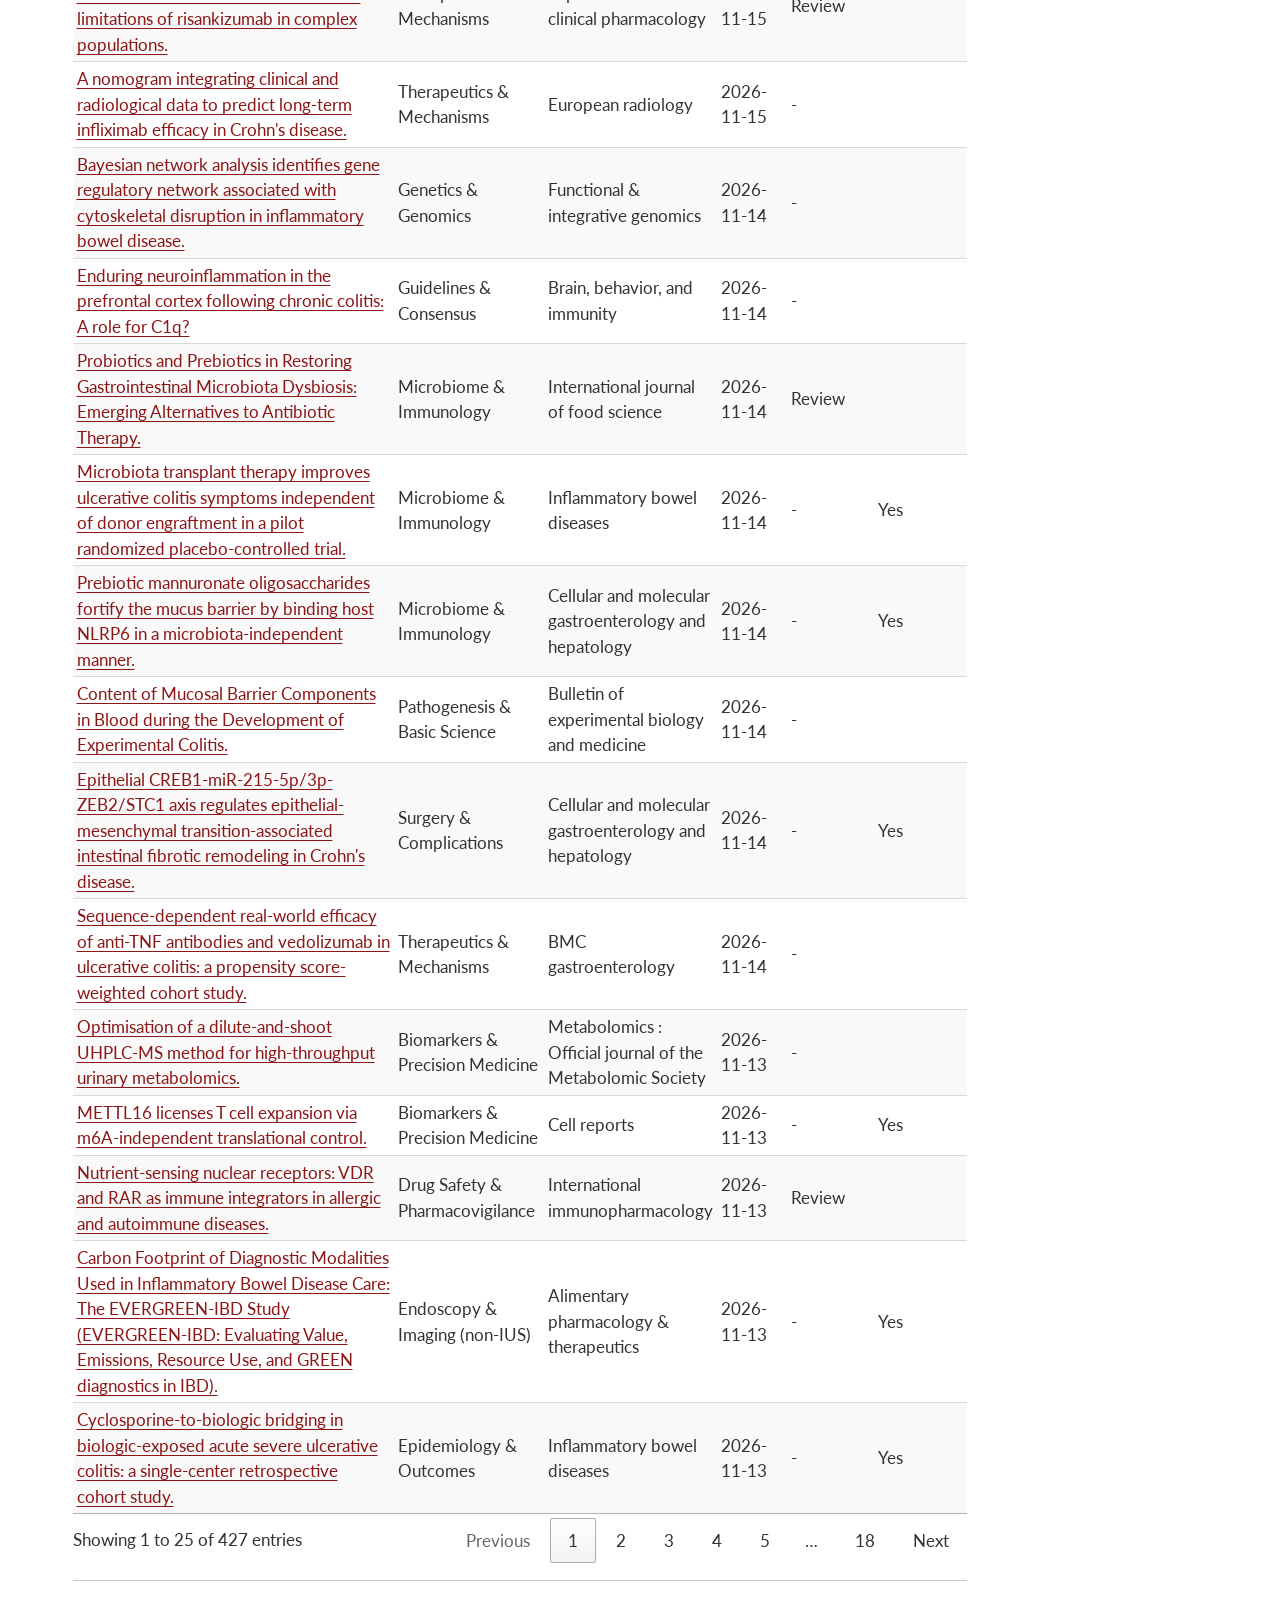
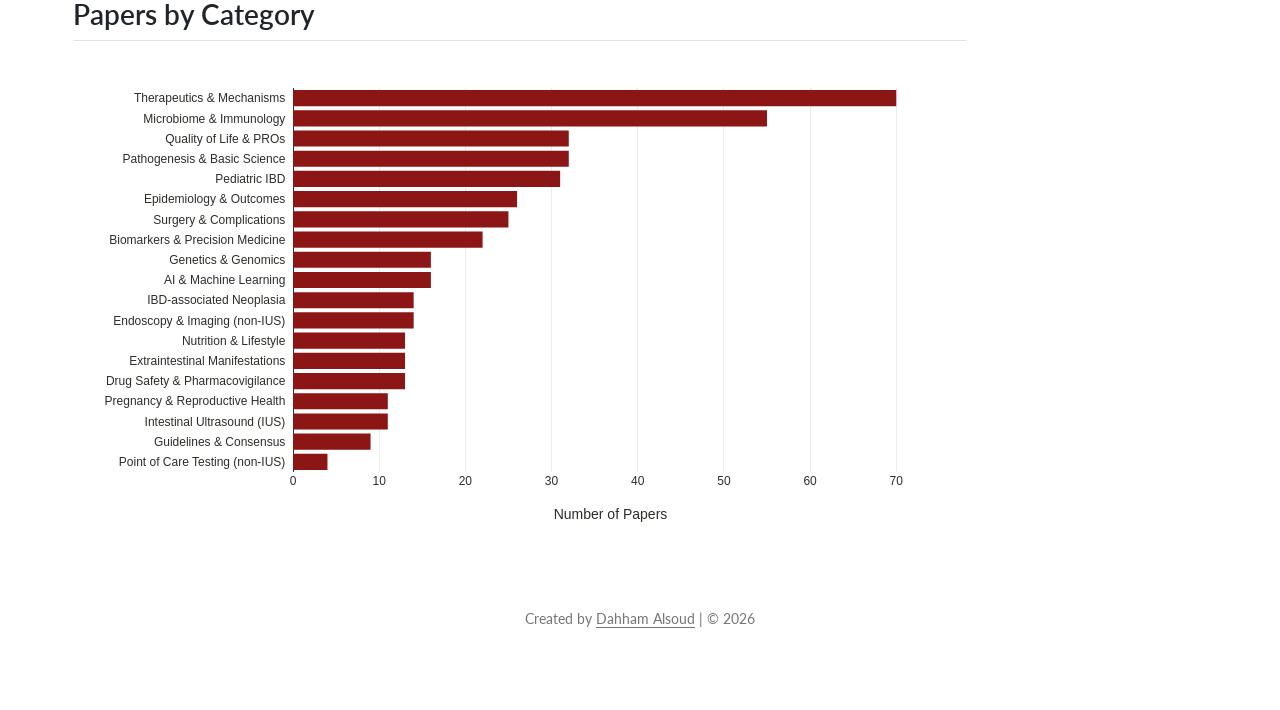
<file: docs/dashboard.html>
<!DOCTYPE html>
<html xmlns="http://www.w3.org/1999/xhtml" lang="en" xml:lang="en"><head>

<meta charset="utf-8">
<meta name="generator" content="quarto-1.11.9">

<meta name="viewport" content="width=device-width, initial-scale=1.0, user-scalable=yes">


<title>Interactive Dashboard – IBD LitMonitor</title>
<style>
/* Default styles provided by pandoc.
** See https://pandoc.org/MANUAL.html#variables-for-html for config info.
*/
span.smallcaps{font-variant: small-caps;}
div.columns{display: flex; gap: 1.5em;}
div.column{flex: auto;}
@media screen {
div.columns{gap: min(4vw, 1.5em);}
div.column{overflow-x: auto;}
}
div.hanging-indent{margin-left: 1.5em; text-indent: -1.5em;}
ul.task-list{list-style: none;}
ul.task-list li input[type="checkbox"] {
  width: 0.8em;
  margin: 0 0.8em 0.2em -1em; /* quarto-specific, see https://github.com/quarto-dev/quarto-cli/issues/4556 */ 
  vertical-align: middle;
}
</style>


<script src="site_libs/quarto-nav/quarto-nav.js"></script>
<script src="site_libs/quarto-nav/headroom.min.js"></script>
<script src="site_libs/clipboard/clipboard.min.js"></script>
<script src="site_libs/quarto-search/autocomplete.umd.js"></script>
<script src="site_libs/quarto-search/fuse.min.js"></script>
<script src="site_libs/quarto-search/quarto-search.js"></script>
<meta name="quarto:offset" content="./">
<script src="site_libs/quarto-html/quarto.js" type="module"></script>
<script src="site_libs/quarto-html/tabsets/tabsets.js" type="module"></script>
<script src="site_libs/quarto-html/scrollable-regions/scrollable-regions.js" type="module"></script>
<script src="site_libs/quarto-html/popper.min.js"></script>
<script src="site_libs/quarto-html/tippy.umd.min.js"></script>
<script src="site_libs/quarto-html/anchor.min.js"></script>
<link href="site_libs/quarto-html/tippy.css" rel="stylesheet">
<link href="site_libs/quarto-html/quarto-syntax-highlighting-63b5708e65d6cd79cd7618c58d0c21e7.css" rel="stylesheet" class="quarto-color-scheme" id="quarto-text-highlighting-styles">
<link href="site_libs/quarto-html/quarto-syntax-highlighting-dark-447e42e69aaa9833c0ba1b986f430b20.css" rel="stylesheet" class="quarto-color-scheme quarto-color-alternate" id="quarto-text-highlighting-styles">
<link href="site_libs/quarto-html/quarto-syntax-highlighting-63b5708e65d6cd79cd7618c58d0c21e7.css" rel="stylesheet" class="quarto-color-scheme-extra" id="quarto-text-highlighting-styles">
<script src="site_libs/bootstrap/bootstrap.min.js"></script>
<link href="site_libs/bootstrap/bootstrap-icons.css" rel="stylesheet">
<link href="site_libs/bootstrap/bootstrap-8b934ac96c12314e69da1877b018df11.min.css" rel="stylesheet" append-hash="true" class="quarto-color-scheme" id="quarto-bootstrap" data-mode="light">
<link href="site_libs/bootstrap/bootstrap-dark-53f3849b98cd828483cde6ba367b37d7.min.css" rel="stylesheet" append-hash="true" class="quarto-color-scheme quarto-color-alternate" id="quarto-bootstrap" data-mode="dark">
<link href="site_libs/bootstrap/bootstrap-8b934ac96c12314e69da1877b018df11.min.css" rel="stylesheet" append-hash="true" class="quarto-color-scheme-extra" id="quarto-bootstrap" data-mode="light">
<script id="quarto-search-options" type="application/json">{
  "location": "navbar",
  "copy-button": false,
  "collapse-after": 3,
  "panel-placement": "end",
  "type": "overlay",
  "limit": 50,
  "keyboard-shortcut": [
    "f",
    "/",
    "s"
  ],
  "show-item-context": false,
  "language": {
    "search-no-results-text": "No results",
    "search-matching-documents-text": "matching documents",
    "search-copy-link-title": "Copy link to search",
    "search-hide-matches-text": "Hide additional matches",
    "search-more-match-text": "more match in this document",
    "search-more-matches-text": "more matches in this document",
    "search-clear-button-title": "Clear",
    "search-text-placeholder": "",
    "search-detached-cancel-button-title": "Cancel",
    "search-submit-button-title": "Submit",
    "search-label": "Search"
  }
}</script>
<link href="site_libs/htmltools-fill-0.5.9/fill.css" rel="stylesheet">
<script src="site_libs/htmlwidgets-1.6.4/htmlwidgets.js"></script>
<link href="site_libs/datatables-css-0.0.0/datatables-crosstalk.css" rel="stylesheet">
<script src="site_libs/datatables-binding-0.34.0/datatables.js"></script>
<script src="site_libs/jquery-3.6.0/jquery-3.6.0.min.js"></script>
<link href="site_libs/dt-core-1.13.6/css/jquery.dataTables.min.css" rel="stylesheet">
<link href="site_libs/dt-core-1.13.6/css/jquery.dataTables.extra.css" rel="stylesheet">
<script src="site_libs/dt-core-1.13.6/js/jquery.dataTables.min.js"></script>
<script src="site_libs/jszip-1.13.6/jszip.min.js"></script>
<link href="site_libs/dt-ext-buttons-1.13.6/css/buttons.dataTables.min.css" rel="stylesheet">
<script src="site_libs/dt-ext-buttons-1.13.6/js/dataTables.buttons.min.js"></script>
<script src="site_libs/dt-ext-buttons-1.13.6/js/buttons.html5.min.js"></script>
<script src="site_libs/dt-ext-buttons-1.13.6/js/buttons.colVis.min.js"></script>
<script src="site_libs/dt-ext-buttons-1.13.6/js/buttons.print.min.js"></script>
<link href="site_libs/crosstalk-1.2.2/css/crosstalk.min.css" rel="stylesheet">
<script src="site_libs/crosstalk-1.2.2/js/crosstalk.min.js"></script>
<script src="site_libs/plotly-binding-4.12.1/plotly.js"></script>
<script src="site_libs/typedarray-0.1/typedarray.min.js"></script>
<link href="site_libs/plotly-htmlwidgets-css-2.25.2/plotly-htmlwidgets.css" rel="stylesheet">
<script src="site_libs/plotly-main-2.25.2/plotly-latest.min.js"></script>


<link rel="stylesheet" href="styles.css">
</head>

<body class="nav-fixed quarto-light"><a id="quarto-skip-link" class="visually-hidden-focusable" href="#quarto-document-content">Skip to main content</a><script id="quarto-html-before-body" type="application/javascript">
    const toggleBodyColorMode = (bsSheetEl) => {
      const mode = bsSheetEl.getAttribute("data-mode");
      const bodyEl = window.document.querySelector("body");
      if (mode === "dark") {
        bodyEl.classList.add("quarto-dark");
        bodyEl.classList.remove("quarto-light");
      } else {
        bodyEl.classList.add("quarto-light");
        bodyEl.classList.remove("quarto-dark");
      }
    }
    const toggleBodyColorPrimary = () => {
      const bsSheetEl = window.document.querySelector("link#quarto-bootstrap:not([rel=disabled-stylesheet])");
      if (bsSheetEl) {
        toggleBodyColorMode(bsSheetEl);
      }
    }
    const setColorSchemeToggle = (alternate) => {
      const toggles = window.document.querySelectorAll('.quarto-color-scheme-toggle');
      for (let i=0; i < toggles.length; i++) {
        const toggle = toggles[i];
        if (toggle) {
          toggle.setAttribute("aria-checked", alternate ? "true" : "false");
          if (alternate) {
            toggle.classList.add("alternate");
          } else {
            toggle.classList.remove("alternate");
          }
        }
      }
    };
    const toggleColorMode = (alternate) => {
      // Switch the stylesheets
      const primaryStylesheets = window.document.querySelectorAll('link.quarto-color-scheme:not(.quarto-color-alternate)');
      const alternateStylesheets = window.document.querySelectorAll('link.quarto-color-scheme.quarto-color-alternate');
      manageTransitions('#quarto-margin-sidebar .nav-link', false);
      if (alternate) {
        // note: dark is layered on light, we don't disable primary!
        enableStylesheet(alternateStylesheets);
        for (const sheetNode of alternateStylesheets) {
          if (sheetNode.id === "quarto-bootstrap") {
            toggleBodyColorMode(sheetNode);
          }
        }
      } else {
        disableStylesheet(alternateStylesheets);
        enableStylesheet(primaryStylesheets)
        toggleBodyColorPrimary();
      }
      manageTransitions('#quarto-margin-sidebar .nav-link', true);
      // Switch the toggles
      setColorSchemeToggle(alternate)
    }
    // Hack to workaround the fact that safari doesn't
    // properly recolor the scrollbar when toggling (#1455).
    // Not run on load: stylesheets are set before first paint there, and
    // scrolling would undo the scroll to a URL fragment (#14973).
    // The one pixel nudge keeps the reader where they were.
    const refreshSafariScrollbar = () => {
      if (navigator.userAgent.indexOf('Safari') > 0 && navigator.userAgent.indexOf('Chrome') == -1) {
        manageTransitions("body", false);
        const scrollY = window.scrollY;
        window.scrollTo(0, scrollY > 0 ? scrollY - 1 : 1);
        setTimeout(() => {
          window.scrollTo(0, scrollY);
          manageTransitions("body", true);
        }, 40);
      }
    }
    const disableStylesheet = (stylesheets) => {
      for (let i=0; i < stylesheets.length; i++) {
        const stylesheet = stylesheets[i];
        stylesheet.rel = 'disabled-stylesheet';
      }
    }
    const enableStylesheet = (stylesheets) => {
      for (let i=0; i < stylesheets.length; i++) {
        const stylesheet = stylesheets[i];
        if(stylesheet.rel !== 'stylesheet') { // for Chrome, which will still FOUC without this check
          stylesheet.rel = 'stylesheet';
        }
      }
    }
    const manageTransitions = (selector, allowTransitions) => {
      const els = window.document.querySelectorAll(selector);
      for (let i=0; i < els.length; i++) {
        const el = els[i];
        if (allowTransitions) {
          el.classList.remove('notransition');
        } else {
          el.classList.add('notransition');
        }
      }
    }
    const isFileUrl = () => {
      return window.location.protocol === 'file:';
    }
    const hasAlternateSentinel = () => {
      let styleSentinel = getColorSchemeSentinel();
      if (styleSentinel !== null) {
        return styleSentinel === "alternate";
      } else {
        return false;
      }
    }
    const setStyleSentinel = (alternate) => {
      const value = alternate ? "alternate" : "default";
      if (!isFileUrl()) {
        window.localStorage.setItem("quarto-color-scheme", value);
      } else {
        localAlternateSentinel = value;
      }
    }
    const getColorSchemeSentinel = () => {
      if (!isFileUrl()) {
        const storageValue = window.localStorage.getItem("quarto-color-scheme");
        return storageValue != null ? storageValue : localAlternateSentinel;
      } else {
        return localAlternateSentinel;
      }
    }
    const toggleGiscusIfUsed = (isAlternate, darkModeDefault) => {
      const baseTheme = document.querySelector('#giscus-base-theme')?.value ?? 'light';
      const alternateTheme = document.querySelector('#giscus-alt-theme')?.value ?? 'dark';
      let newTheme = '';
      if(authorPrefersDark) {
        newTheme = isAlternate ? baseTheme : alternateTheme;
      } else {
        newTheme = isAlternate ? alternateTheme : baseTheme;
      }
      const changeGiscusTheme = () => {
        // From: https://github.com/giscus/giscus/issues/336
        const sendMessage = (message) => {
          const iframe = document.querySelector('iframe.giscus-frame');
          if (!iframe) return;
          iframe.contentWindow.postMessage({ giscus: message }, 'https://giscus.app');
        }
        sendMessage({
          setConfig: {
            theme: newTheme
          }
        });
      }
      const isGiscussLoaded = window.document.querySelector('iframe.giscus-frame') !== null;
      if (isGiscussLoaded) {
        changeGiscusTheme();
      }
    };
    const authorPrefersDark = false;
    const darkModeDefault = authorPrefersDark;
      document.querySelector('link#quarto-text-highlighting-styles.quarto-color-scheme-extra').rel = 'disabled-stylesheet';
      document.querySelector('link#quarto-bootstrap.quarto-color-scheme-extra').rel = 'disabled-stylesheet';
    let localAlternateSentinel = darkModeDefault ? 'alternate' : 'default';
    // Dark / light mode switch
    window.quartoToggleColorScheme = () => {
      // Read the current dark / light value
      let toAlternate = !hasAlternateSentinel();
      toggleColorMode(toAlternate);
      refreshSafariScrollbar();
      setStyleSentinel(toAlternate);
      toggleGiscusIfUsed(toAlternate, darkModeDefault);
      window.dispatchEvent(new Event('resize'));
    };
    // Switch to dark mode if need be
    if (hasAlternateSentinel()) {
      toggleColorMode(true);
    } else {
      toggleColorMode(false);
    }
  </script>

<div id="quarto-search-results"></div>
  <header id="quarto-header" class="headroom fixed-top">
    <nav class="navbar navbar-expand-lg " data-bs-theme="dark" aria-label="Site">
      <div class="navbar-container container-fluid">
      <div class="navbar-brand-container mx-auto">
    <a class="navbar-brand" href="./index.html">
    <span class="navbar-title">IBD LitMonitor</span>
    </a>
  </div>
          <button class="navbar-toggler" type="button" data-bs-toggle="collapse" data-bs-target="#navbarCollapse" aria-controls="navbarCollapse" aria-expanded="false" aria-label="Toggle navigation" onclick="if (window.quartoToggleHeadroom) { window.quartoToggleHeadroom(); }">
  <span class="navbar-toggler-icon"></span>
</button>
          <div class="collapse navbar-collapse" id="navbarCollapse">
            <ul class="navbar-nav navbar-nav-scroll me-auto">
  <li class="nav-item">
    <a class="nav-link active" href="./dashboard.html" aria-current="page"> 
<span class="menu-text">Interactive Dashboard</span></a>
  </li>  
  <li class="nav-item">
    <a class="nav-link" href="./subscribe.html"> 
<span class="menu-text">Subscribe</span></a>
  </li>  
  <li class="nav-item">
    <a class="nav-link" href="./about.html"> 
<span class="menu-text">About</span></a>
  </li>  
</ul>
            <ul class="navbar-nav navbar-nav-scroll ms-auto">
  <li class="nav-item">
    <a class="nav-link" href="./rss.xml"> <i class="bi bi-rss" role="img">
</i> 
<span class="menu-text">RSS Feed</span></a>
  </li>  
  <li class="nav-item">
    <a class="nav-link" href="https://github.com/dahhamalsoud"> <i class="bi bi-github" role="img">
</i> 
<span class="menu-text">GitHub</span></a>
  </li>  
</ul>
          </div> <!-- /navcollapse -->
            <div class="quarto-navbar-tools">
  <button type="button" role="switch" aria-checked="false" class="quarto-color-scheme-toggle quarto-navigation-tool  px-1" onclick="window.quartoToggleColorScheme(); return false;" title="Toggle dark mode" aria-label="Toggle dark mode"><i class="bi"></i></button>
</div>
            <div id="quarto-search" class="" title="Search"></div>
      </div> <!-- /container-fluid -->
    </nav>
</header>
<!-- content -->
<div id="quarto-content" class="quarto-container page-columns page-rows-contents page-layout-full page-navbar">
<!-- sidebar -->
<!-- margin-sidebar -->
    <div id="quarto-margin-sidebar" class="sidebar margin-sidebar">
        <nav id="TOC" role="doc-toc" aria-labelledby="toc-title" class="toc-active">
    <h2 id="toc-title">On this page</h2>
   
  <ul>
  <li><a href="#papers-by-category" id="toc-papers-by-category" class="nav-link active" data-scroll-target="#papers-by-category">Papers by Category</a></li>
  </ul>
</nav>
    </div>
<!-- main -->
<main class="content column-page-left" id="quarto-document-content" tabindex="-1">


<header id="title-block-header" class="quarto-title-block default">
<div class="quarto-title">
<h1 class="title">Interactive Dashboard</h1>
</div>



<div class="quarto-title-meta column-page-left">

    
  
    
  </div>
  


</header>


<p><strong>427 papers</strong> from the past 30 days — search, filter, and download below.</p>
<div class="cell">
<div class="cell-output-display no-overflow-x">

<div id="ibd-filter-bar" class="ibd-filter-bar" data-mindate="2026-10-03" data-maxdate="2026-12-15">

  <div class="ibd-filter-group">
    <label class="ibd-filter-label" for="ibd-cat-filter">Category</label>
    <select id="ibd-cat-filter" class="ibd-filter-select">
      <option value="">All categories</option>
      <option value="AI &amp; Machine Learning">AI &amp; Machine Learning</option><option value="Biomarkers &amp; Precision Medicine">Biomarkers &amp; Precision Medicine</option><option value="Drug Safety &amp; Pharmacovigilance">Drug Safety &amp; Pharmacovigilance</option><option value="Endoscopy &amp; Imaging (non-IUS)">Endoscopy &amp; Imaging (non-IUS)</option><option value="Epidemiology &amp; Outcomes">Epidemiology &amp; Outcomes</option><option value="Extraintestinal Manifestations">Extraintestinal Manifestations</option><option value="Genetics &amp; Genomics">Genetics &amp; Genomics</option><option value="Guidelines &amp; Consensus">Guidelines &amp; Consensus</option><option value="IBD-associated Neoplasia">IBD-associated Neoplasia</option><option value="Intestinal Ultrasound (IUS)">Intestinal Ultrasound (IUS)</option><option value="Microbiome &amp; Immunology">Microbiome &amp; Immunology</option><option value="Nutrition &amp; Lifestyle">Nutrition &amp; Lifestyle</option><option value="Pathogenesis &amp; Basic Science">Pathogenesis &amp; Basic Science</option><option value="Pediatric IBD">Pediatric IBD</option><option value="Point of Care Testing (non-IUS)">Point of Care Testing (non-IUS)</option><option value="Pregnancy &amp; Reproductive Health">Pregnancy &amp; Reproductive Health</option><option value="Quality of Life &amp; PROs">Quality of Life &amp; PROs</option><option value="Surgery &amp; Complications">Surgery &amp; Complications</option><option value="Therapeutics &amp; Mechanisms">Therapeutics &amp; Mechanisms</option>
    </select>
  </div>

  <div class="ibd-filter-group">
    <label class="ibd-filter-label" for="ibd-design-filter">
      Study design
      <span class="ibd-filter-hint" title="Study designs are auto-assigned by PubMed and may be incomplete">ⓘ</span>
    </label>
    <select id="ibd-design-filter" class="ibd-filter-select">
      <option value="">All designs</option>
      <option value="Case report">Case report</option><option value="Clinical trial">Clinical trial</option><option value="Editorial">Editorial</option><option value="Letter">Letter</option><option value="Meta-analysis">Meta-analysis</option><option value="Multicenter study">Multicenter study</option><option value="Observational study">Observational study</option><option value="RCT">RCT</option><option value="Review">Review</option><option value="Systematic review">Systematic review</option>
    </select>
    <span class="ibd-filter-note">PubMed-assigned; not all papers tagged</span>
  </div>

  <div class="ibd-filter-group ibd-filter-dates">
    <label class="ibd-filter-label">Date range</label>
    <div class="ibd-date-row">
      <input type="date" id="ibd-date-from" class="ibd-filter-date" value="2026-10-03" min="2026-10-03" max="2026-12-15" title="From date">
      <span class="ibd-date-sep">to</span>
      <input type="date" id="ibd-date-to" class="ibd-filter-date" value="2026-12-15" min="2026-10-03" max="2026-12-15" title="To date">
    </div>
    <span class="ibd-filter-note">Papers indexed by PubMed in the past 30 days</span>
  </div>

  <div class="ibd-filter-group ibd-filter-flagship">
    <label class="ibd-filter-label">&nbsp;</label>
    <label class="ibd-flagship-label">
      <input type="checkbox" id="ibd-flagship-filter">
      Flagship journals only
    </label>
  </div>

  <div class="ibd-filter-group">
    <label class="ibd-filter-label">&nbsp;</label>
    <button id="ibd-clear-filters" class="ibd-clear-btn">✕ Clear filters</button>
  </div>

</div>

</div>
</div>
<div class="cell">
<div class="cell-output-display">
<div class="datatables html-widget html-fill-item" id="ibd-papers-table" style="width:100%;height:auto;"></div>
<script type="application/json" data-for="ibd-papers-table">{"x":{"filter":"none","vertical":false,"extensions":["Buttons"],"data":[["<a href=\"https://pubmed.ncbi.nlm.nih.gov/42904722/\" target=\"_blank\">[Models of medical care for pediatric patients with chronic non-communicable diseases (literature review)].<\/a>","<a href=\"https://pubmed.ncbi.nlm.nih.gov/42984382/\" target=\"_blank\">Beyond the gut: neuroinflammation as a driver of anxiety and depression in inflammatory bowel disease.<\/a>","<a href=\"https://pubmed.ncbi.nlm.nih.gov/43037208/\" target=\"_blank\">Endoscopic remission in Crohn's disease differs by location and is differentially influenced by disease duration.<\/a>","<a href=\"https://pubmed.ncbi.nlm.nih.gov/43037158/\" target=\"_blank\">Surgery rates in Japan around market-entry milestones of advanced therapies for Crohn's disease and ulcerative colitis: an interrupted time-series study using a large-scale Japanese claims database.<\/a>","<a href=\"https://pubmed.ncbi.nlm.nih.gov/43037423/\" target=\"_blank\">Safety Assessment for Ingested N-acetylcysteine Exposure: A Systematic Review.<\/a>","<a href=\"https://pubmed.ncbi.nlm.nih.gov/43037257/\" target=\"_blank\">Fecal microbiota transplantation for pediatric Clostridioides difficile infection: efficacy, challenges, and the path to next-generation microbiome therapies.<\/a>","<a href=\"https://pubmed.ncbi.nlm.nih.gov/43037503/\" target=\"_blank\">Association of Autoimmune Diseases with Microscopic Colitis: A Propensity Score-Matched Analysis.<\/a>","<a href=\"https://pubmed.ncbi.nlm.nih.gov/43036905/\" target=\"_blank\">Establishment of a Multi-Stage In Vitro Screening Platform to Identify Candidate Compounds for Intestinal Mucosal Damage in Inflammatory Bowel Disease.<\/a>","<a href=\"https://pubmed.ncbi.nlm.nih.gov/43035807/\" target=\"_blank\">Circulating tRNA-derived small RNAs as cancer biomarkers: appraising the evidence by intended use and validation level.<\/a>","<a href=\"https://pubmed.ncbi.nlm.nih.gov/43035116/\" target=\"_blank\">Ampelopsis grossedentata restores the homeostasis of Th17/Treg cells to mitigate DSS-induced ulcerative colitis through TLR1-2/NF-κB signaling pathway.<\/a>","<a href=\"https://pubmed.ncbi.nlm.nih.gov/43033478/\" target=\"_blank\">Selective IL-23p19 blockade in moderate-to-severe Crohn's disease: the role and limitations of risankizumab in complex populations.<\/a>","<a href=\"https://pubmed.ncbi.nlm.nih.gov/43034256/\" target=\"_blank\">A nomogram integrating clinical and radiological data to predict long-term infliximab efficacy in Crohn's disease.<\/a>","<a href=\"https://pubmed.ncbi.nlm.nih.gov/43026383/\" target=\"_blank\">Bayesian network analysis identifies gene regulatory network associated with cytoskeletal disruption in inflammatory bowel disease.<\/a>","<a href=\"https://pubmed.ncbi.nlm.nih.gov/43033942/\" target=\"_blank\">Enduring neuroinflammation in the prefrontal cortex following chronic colitis: A role for C1q?<\/a>","<a href=\"https://pubmed.ncbi.nlm.nih.gov/43034624/\" target=\"_blank\">Probiotics and Prebiotics in Restoring Gastrointestinal Microbiota Dysbiosis: Emerging Alternatives to Antibiotic Therapy.<\/a>","<a href=\"https://pubmed.ncbi.nlm.nih.gov/43034047/\" target=\"_blank\">Microbiota transplant therapy improves ulcerative colitis symptoms independent of donor engraftment in a pilot randomized placebo-controlled trial.<\/a>","<a href=\"https://pubmed.ncbi.nlm.nih.gov/43033869/\" target=\"_blank\">Prebiotic mannuronate oligosaccharides fortify the mucus barrier by binding host NLRP6 in a microbiota-independent manner.<\/a>","<a href=\"https://pubmed.ncbi.nlm.nih.gov/43033388/\" target=\"_blank\">Content of Mucosal Barrier Components in Blood during the Development of Experimental Colitis.<\/a>","<a href=\"https://pubmed.ncbi.nlm.nih.gov/43033868/\" target=\"_blank\">Epithelial CREB1-miR-215-5p/3p-ZEB2/STC1 axis regulates epithelial-mesenchymal transition-associated intestinal fibrotic remodeling in Crohn's disease.<\/a>","<a href=\"https://pubmed.ncbi.nlm.nih.gov/43034232/\" target=\"_blank\">Sequence-dependent real-world efficacy of anti-TNF antibodies and vedolizumab in ulcerative colitis: a propensity score-weighted cohort study.<\/a>","<a href=\"https://pubmed.ncbi.nlm.nih.gov/43026429/\" target=\"_blank\">Optimisation of a dilute-and-shoot UHPLC-MS method for high-throughput urinary metabolomics.<\/a>","<a href=\"https://pubmed.ncbi.nlm.nih.gov/43024507/\" target=\"_blank\">METTL16 licenses T cell expansion via m6A-independent translational control.<\/a>","<a href=\"https://pubmed.ncbi.nlm.nih.gov/43025156/\" target=\"_blank\">Nutrient-sensing nuclear receptors: VDR and RAR as immune integrators in allergic and autoimmune diseases.<\/a>","<a href=\"https://pubmed.ncbi.nlm.nih.gov/43023622/\" target=\"_blank\">Carbon Footprint of Diagnostic Modalities Used in Inflammatory Bowel Disease Care: The EVERGREEN-IBD Study (EVERGREEN-IBD: Evaluating Value, Emissions, Resource Use, and GREEN diagnostics in IBD).<\/a>","<a href=\"https://pubmed.ncbi.nlm.nih.gov/43024783/\" target=\"_blank\">Cyclosporine-to-biologic bridging in biologic-exposed acute severe ulcerative colitis: a single-center retrospective cohort study.<\/a>","<a href=\"https://pubmed.ncbi.nlm.nih.gov/43026331/\" target=\"_blank\">[Guidelines ulcerative colitis: surgery : Status November 2025].<\/a>","<a href=\"https://pubmed.ncbi.nlm.nih.gov/43026055/\" target=\"_blank\">The microbial glycan landscape instructs natural antibody repertoires.<\/a>","<a href=\"https://pubmed.ncbi.nlm.nih.gov/43032779/\" target=\"_blank\">Advanced Combination Therapy for Pediatric Isolated Upper Gastrointestinal Crohn's Disease.<\/a>","<a href=\"https://pubmed.ncbi.nlm.nih.gov/43026137/\" target=\"_blank\">Microbial medicine in clinical pediatrics: evolving approaches to diagnosis and management.<\/a>","<a href=\"https://pubmed.ncbi.nlm.nih.gov/43023596/\" target=\"_blank\">Living in an Altered Body: An Integrative Review of Body Image Dissatisfaction in Adults With Inflammatory Bowel Disease.<\/a>","<a href=\"https://pubmed.ncbi.nlm.nih.gov/43025458/\" target=\"_blank\">[Adjunctive enteral nutrition in Crohn's disease during biologic therapy: More than a supportive measure? A narrative review].<\/a>","<a href=\"https://pubmed.ncbi.nlm.nih.gov/43019570/\" target=\"_blank\">Serological Heavy Metal Assessment in Persons with IBD.<\/a>","<a href=\"https://pubmed.ncbi.nlm.nih.gov/43020652/\" target=\"_blank\">Identification and selective inhibition of patient-specific pathobionts in inflammatory bowel disease.<\/a>","<a href=\"https://pubmed.ncbi.nlm.nih.gov/43018921/\" target=\"_blank\">Effects of Two Lactobacillus Strains on Aloe Vera-Induced Melanosis Coli in Guinea Pigs and Their Potential Mechanisms.<\/a>","<a href=\"https://pubmed.ncbi.nlm.nih.gov/43021644/\" target=\"_blank\">N-Trans Caffeoyltyramine Alleviates Ulcerative Colitis by Targeting FXR to Promote Epithelial Barrier Protection and M2 Macrophage Polarization.<\/a>","<a href=\"https://pubmed.ncbi.nlm.nih.gov/43016334/\" target=\"_blank\">Pancreatic involvement in children with newly diagnosed inflammatory bowel disease.<\/a>","<a href=\"https://pubmed.ncbi.nlm.nih.gov/43021322/\" target=\"_blank\">Pediatric inflammatory bowel diseases in patients with genetic syndromes: A case-control multicentre SIGENP study.<\/a>","<a href=\"https://pubmed.ncbi.nlm.nih.gov/43017875/\" target=\"_blank\">Prognostic factors and outcomes in upper gastrointestinal Crohn's disease: A scoping review.<\/a>","<a href=\"https://pubmed.ncbi.nlm.nih.gov/43020400/\" target=\"_blank\">Caspase-5 couples the cleavage of endosomal Cav1.2-C terminus to cytosolic LPS release and barrier dysfunction in colitis.<\/a>","<a href=\"https://pubmed.ncbi.nlm.nih.gov/43017873/\" target=\"_blank\">C-Reactive Protein to Albumin Ratio as a Rule Out Predictor For Organ/Space Infections After Ileocolic Resection in Crohn's Disease.<\/a>","<a href=\"https://pubmed.ncbi.nlm.nih.gov/43016241/\" target=\"_blank\">Comparative Risk of Cancer with non-TNF Advanced Therapies Versus Anti-TNF Therapy in Inflammatory Bowel Disease.<\/a>","<a href=\"https://pubmed.ncbi.nlm.nih.gov/43018399/\" target=\"_blank\">Real-world effectiveness and safety of upadacitinib in Crohn's disease up to 18 months. UPITA-Crohn: a multicentre cohort study.<\/a>","<a href=\"https://pubmed.ncbi.nlm.nih.gov/43032884/\" target=\"_blank\">Association of corticosteroids and biologics use for inflammatory bowel disease with surgical outcomes following knee or hip arthroplasty.<\/a>","<a href=\"https://pubmed.ncbi.nlm.nih.gov/43018098/\" target=\"_blank\">Retrospective observational study of disparities in biologic therapy access for inflammatory bowel disease in New Zealand (2016-2020); using official information ACT (OIA) data.<\/a>","<a href=\"https://pubmed.ncbi.nlm.nih.gov/43019054/\" target=\"_blank\">Programming intestinal immune tolerance: The pivotal role of gut microbial metabolites.<\/a>","<a href=\"https://pubmed.ncbi.nlm.nih.gov/43014445/\" target=\"_blank\">Food avoidance, disordered eating behaviors, and eating disorders in inflammatory bowel disease: a systematic review of prevalence and associated factors.<\/a>","<a href=\"https://pubmed.ncbi.nlm.nih.gov/43013186/\" target=\"_blank\">Prevalence, associated factors, and outcomes of Clostridioides difficile infection across gastrointestinal cancer subtypes: a US nationwide analysis.<\/a>","<a href=\"https://pubmed.ncbi.nlm.nih.gov/43010798/\" target=\"_blank\">Clinical profiles and management strategies in older adults with mild-to-moderate ulcerative colitis: a multicenter, comparative, real-world study.<\/a>","<a href=\"https://pubmed.ncbi.nlm.nih.gov/43015015/\" target=\"_blank\">Longitudinal cohort study of immune-mediated inflammatory diseases within the systems medicine framework of the DREAM Centre: a study protocol.<\/a>","<a href=\"https://pubmed.ncbi.nlm.nih.gov/43036515/\" target=\"_blank\">Cross-Trait Genome-Wide Association Study Identifies Shared Genetic Architecture Between Inflammatory Bowel Disease and Hidradenitis Suppurativa.<\/a>","<a href=\"https://pubmed.ncbi.nlm.nih.gov/43023435/\" target=\"_blank\">Effects of Lipid-lowering Drug Targets on Multisystem Mucosal Barrier Diseases: A Mendelian Randomization Analysis.<\/a>","<a href=\"https://pubmed.ncbi.nlm.nih.gov/43014534/\" target=\"_blank\">Cadmium sulfide nanoparticles exacerbate colitis via Faecalibaculum rodentium-mediated modulation of the indole-3-lactic acid-Th17 axis.<\/a>","<a href=\"https://pubmed.ncbi.nlm.nih.gov/43014462/\" target=\"_blank\">Hyaluronic acid-grafted pH-responsive microcarriers for CD44-targeted co-delivery of Lactobacillus rhamnosus GG and its extrusion-derived bacterial membrane vesicles to rebalance intestinal homeostasis.<\/a>","<a href=\"https://pubmed.ncbi.nlm.nih.gov/43013166/\" target=\"_blank\">Closing the Gap: The Role of the Advanced Practice Provider (APP) In IBD Clinic.<\/a>","<a href=\"https://pubmed.ncbi.nlm.nih.gov/43013487/\" target=\"_blank\">No detectable remission-specific remodeling of intestinal monocyte and macrophage metabolic transcriptional programs after adalimumab in Crohn's disease: A patient-level reanalysis of a longitudinal single-cell atlas.<\/a>","<a href=\"https://pubmed.ncbi.nlm.nih.gov/43014633/\" target=\"_blank\">Beyond clinical remission in rheumatoid arthritis: Lessons from hematology and gastroenterology.<\/a>","<a href=\"https://pubmed.ncbi.nlm.nih.gov/43011715/\" target=\"_blank\">Representation geometry and task performance in vision-language modeling for computed tomography enterography.<\/a>","<a href=\"https://pubmed.ncbi.nlm.nih.gov/43009102/\" target=\"_blank\">Cross-Sectional Association between Fiber Intake and Gastrointestinal Inflammation is Dependent on FUT2 Secretor Status in Healthy Adults.<\/a>","<a href=\"https://pubmed.ncbi.nlm.nih.gov/43007306/\" target=\"_blank\">Cellular therapies and immune reprogramming in inflammatory bowel disease: lessons learned and the promise of CAR T-cell therapy.<\/a>","<a href=\"https://pubmed.ncbi.nlm.nih.gov/43009610/\" target=\"_blank\">Cutaneous presentations of digestive tract disorders and liver diseases.<\/a>","<a href=\"https://pubmed.ncbi.nlm.nih.gov/43007723/\" target=\"_blank\">Dsg2 truncation causes a severe intestinal epithelial barrier breakdown and alters microbiome and immune response.<\/a>","<a href=\"https://pubmed.ncbi.nlm.nih.gov/43010182/\" target=\"_blank\">Microbiome changes following immigration: Rethinking \"Westernization\" as an explanatory concept.<\/a>","<a href=\"https://pubmed.ncbi.nlm.nih.gov/43007317/\" target=\"_blank\">Epstein-Barr virus and inflammatory bowel disease: a systematic review of its clinical significance and potential pathogenic role.<\/a>","<a href=\"https://pubmed.ncbi.nlm.nih.gov/43010702/\" target=\"_blank\">Real-world paediatric inflammatory bowel disease surgery: International variation in care and practice.<\/a>","<a href=\"https://pubmed.ncbi.nlm.nih.gov/43010643/\" target=\"_blank\">Low-risk paediatric Crohn's disease: A narrative review of current evidence and unmet research needs.<\/a>","<a href=\"https://pubmed.ncbi.nlm.nih.gov/43007508/\" target=\"_blank\">Rising demand for intensive care in pediatric pancreatitis without an increase of case numbers or disease severity: a 16-year retrospective single-center cohort study.<\/a>","<a href=\"https://pubmed.ncbi.nlm.nih.gov/43007293/\" target=\"_blank\">Impact of in vitro fertilization on disease activity and pregnancy outcomes in women with inflammatory bowel disease.<\/a>","<a href=\"https://pubmed.ncbi.nlm.nih.gov/43011550/\" target=\"_blank\">Pulmonary consolidations with mild FDG uptake in a patient with Crohn's disease.<\/a>","<a href=\"https://pubmed.ncbi.nlm.nih.gov/43007333/\" target=\"_blank\">Comparative effectiveness of infliximab and tofacitinib in advanced therapy-naive and -exposed patients with ulcerative colitis: a multicenter real-world study.<\/a>","<a href=\"https://pubmed.ncbi.nlm.nih.gov/43002734/\" target=\"_blank\">Compliance-by-Design in an AI-Enabled Platform for Early Crohn Disease Interception: A Viewpoint.<\/a>","<a href=\"https://pubmed.ncbi.nlm.nih.gov/43002066/\" target=\"_blank\">Interpretable machine learning applied to high-dimensional salivary proteomics in pediatric inflammatory bowel diseases.<\/a>","<a href=\"https://pubmed.ncbi.nlm.nih.gov/43001898/\" target=\"_blank\">IBD is associated with species-specific changes in gut microbial gene diversity.<\/a>","<a href=\"https://pubmed.ncbi.nlm.nih.gov/43001488/\" target=\"_blank\">Co-existent autoimmune diseases in people with multiple sclerosis and a review on choice of immunotherapy.<\/a>","<a href=\"https://pubmed.ncbi.nlm.nih.gov/43003118/\" target=\"_blank\">Mucosal abnormalities as key predictive factors of colorectal cancer in ulcerative colitis.<\/a>","<a href=\"https://pubmed.ncbi.nlm.nih.gov/43011569/\" target=\"_blank\">The Microbiota-Metabolism Axis: Mechanistic Insights and Translational Targets Across Diabetes and Gastrointestinal Disorders.<\/a>","<a href=\"https://pubmed.ncbi.nlm.nih.gov/43003903/\" target=\"_blank\">An ulcerative colitis taxonomy defined by individual patient-reported response trajectories.<\/a>","<a href=\"https://pubmed.ncbi.nlm.nih.gov/43011250/\" target=\"_blank\">Weiling decoction alleviates dampness-exacerbated ulcerative colitis in a spleen-deficient mouse model: associations with the gut microbiota composition and TLR4/NF-κB-related inflammatory responses.<\/a>","<a href=\"https://pubmed.ncbi.nlm.nih.gov/43005532/\" target=\"_blank\">Epigenetic and Post-Transcriptional Regulation of Autophagy in Inflammatory Bowel Disease.<\/a>","<a href=\"https://pubmed.ncbi.nlm.nih.gov/42999039/\" target=\"_blank\">Colonoscopy-based Clostridioides difficile screening for inflammatory bowel disease patients.<\/a>","<a href=\"https://pubmed.ncbi.nlm.nih.gov/43028246/\" target=\"_blank\">Fecal Microbiota Transplantation in the Treatment Strategy of Inflammatory Bowel Disease: Molecular Mechanisms, Clinical Evidence, and the Transition Toward Defined Microbial Therapeutics.<\/a>","<a href=\"https://pubmed.ncbi.nlm.nih.gov/43000179/\" target=\"_blank\">α-tocopherol (Vitamin E) inhibits second mitochondria-derived activator of caspases (SMAC) mimetic-induced cell death by directly targeting cIAP1 degradation.<\/a>","<a href=\"https://pubmed.ncbi.nlm.nih.gov/43000915/\" target=\"_blank\">Multiparametric Transperineal Ultrasound Features of Perianal Fistulas in Pediatric Crohn's Disease: From Baseline to Radiologic Healing.<\/a>","<a href=\"https://pubmed.ncbi.nlm.nih.gov/42998267/\" target=\"_blank\">Effectiveness and Safety of Janus Kinase Inhibitors in Inflammatory Bowel Disease: A Systematic Review and Meta-Analysis of Real-world Studies.<\/a>","<a href=\"https://pubmed.ncbi.nlm.nih.gov/43030837/\" target=\"_blank\">Beyond Mucosal Healing: Quantitative Transmural Phenotyping to Assess Therapeutic Response and Support Precision Treatment in Crohn's Disease-A Narrative Review.<\/a>","<a href=\"https://pubmed.ncbi.nlm.nih.gov/42998934/\" target=\"_blank\">Fibrotic complications in ulcerative colitis are associated with early and persistent healthcare burden.<\/a>","<a href=\"https://pubmed.ncbi.nlm.nih.gov/42998275/\" target=\"_blank\">Primary Sclerosing Cholangitis in Inflammatory Bowel Disease: A 20-Year Cohort Study of Clinical Features and Transplant-Free Survival.<\/a>","<a href=\"https://pubmed.ncbi.nlm.nih.gov/43033677/\" target=\"_blank\">An engineered probiotic yeast converts extracellular ATP into adenosine to alleviate experimental colitis.<\/a>","<a href=\"https://pubmed.ncbi.nlm.nih.gov/42998144/\" target=\"_blank\">Integrated bioinformatic and molecular analyses reveal the IRF1-TGM2 axis in regulating oxidative stress and apoptosis in in vitro CD-like intestinal epithelial cell models.<\/a>","<a href=\"https://pubmed.ncbi.nlm.nih.gov/42995329/\" target=\"_blank\">Incidence of Colorectal Cancer After Endoscopic Mucosal Resection: A Multicenter Electronic Health Record Cohort Study.<\/a>","<a href=\"https://pubmed.ncbi.nlm.nih.gov/42995163/\" target=\"_blank\">Response to Letter \"Visceral adiposity in pediatric Crohn disease: phenotype or disease-activity biomarker?\".<\/a>","<a href=\"https://pubmed.ncbi.nlm.nih.gov/42990088/\" target=\"_blank\">Socioeconomic status and long-term risk of inflammatory bowel disease: a prospective cohort study with mediation analysis.<\/a>","<a href=\"https://pubmed.ncbi.nlm.nih.gov/42994308/\" target=\"_blank\">Bidirectional association and mechanisms between periodontitis and inflammatory bowel disease: A systematic review.<\/a>","<a href=\"https://pubmed.ncbi.nlm.nih.gov/43028206/\" target=\"_blank\">Effects of a Two-Strain Lactobacillus Formulation (Lactobacillus rhamnosus L34 and Lactobacillus paracasei B13) on Inflammatory and Oxidative Markers, Epithelial Junction Proteins, and Fecal Microbiota in Rats with DNBS-Induced Colitis.<\/a>","<a href=\"https://pubmed.ncbi.nlm.nih.gov/42994663/\" target=\"_blank\">A homogeneous acidic polysaccharide from Guangxi-cultivated Alpiniae Oxyphyllae fructus attenuates DSS-induced ulcerative colitis by remodeling the amino acid metabolism-microbiota-barrier axis.<\/a>","<a href=\"https://pubmed.ncbi.nlm.nih.gov/42993374/\" target=\"_blank\">E3 ubiquitin ligase WWP1 aggravates intestinal inflammation in CD‑like colitis: insights into KLF5 ubiquitination‑mediated NF‑κB signaling regulation.<\/a>","<a href=\"https://pubmed.ncbi.nlm.nih.gov/42992623/\" target=\"_blank\">Peripheral T- and B-cell immune signatures associated with response to vedolizumab in ulcerative colitis.<\/a>","<a href=\"https://pubmed.ncbi.nlm.nih.gov/42994569/\" target=\"_blank\">Baseline serum glycoprotein acetylation predicts early but not late relapse after infliximab withdrawal in Crohn's disease: metabolomic analysis of the STORI and SPARE trials.<\/a>","<a href=\"https://pubmed.ncbi.nlm.nih.gov/42995613/\" target=\"_blank\">Immunometabolic and epigenetic reprogramming in inflammatory bowel disease: from mechanistic circuits to therapeutic targeting.<\/a>","<a href=\"https://pubmed.ncbi.nlm.nih.gov/43023287/\" target=\"_blank\">Identification of Candidate Targets and Immune Characteristics of Salvianolic Acid E Against Ulcerative Colitis via Integrative Transcriptomic Analysis and Machine Learning.<\/a>","<a href=\"https://pubmed.ncbi.nlm.nih.gov/42987399/\" target=\"_blank\">The application of an artificial intelligence-enhanced virtual reality cognitive behavioral therapy tool is feasible and acceptable in patients with inflammatory bowel disease: A multicenter mixed methods pilot study.<\/a>","<a href=\"https://pubmed.ncbi.nlm.nih.gov/42988189/\" target=\"_blank\">Hypoxia orchestrates the natural history of inflammatory bowel disease: Mechanisms and therapeutic opportunities.<\/a>","<a href=\"https://pubmed.ncbi.nlm.nih.gov/43034714/\" target=\"_blank\">Multiomic crosstalk between plasma metabolites and inflammation in IBD via MR and mouse validation.<\/a>","<a href=\"https://pubmed.ncbi.nlm.nih.gov/42989733/\" target=\"_blank\">Fecal neuraminidase correlates with inflammatory signatures and microbiome shifts in preclinical Crohn's disease.<\/a>","<a href=\"https://pubmed.ncbi.nlm.nih.gov/42986703/\" target=\"_blank\">Mucosal transcriptomic and fecal microbiome signatures associated with persistent symptoms in quiescent Crohn's disease.<\/a>","<a href=\"https://pubmed.ncbi.nlm.nih.gov/42983150/\" target=\"_blank\">Lactobacillus Plantarum-Derived Extracellular Vesicles Alleviate DSS-Induced Colitis and Modulate Autophagy-Related Markers.<\/a>","<a href=\"https://pubmed.ncbi.nlm.nih.gov/42996652/\" target=\"_blank\">Bile acid dysmetabolism and microbial dysbiosis coincide with Clostridioides difficile infection in pediatric inflammatory bowel disease.<\/a>","<a href=\"https://pubmed.ncbi.nlm.nih.gov/42986386/\" target=\"_blank\">Rat strain differences In TNBS-induced colitis: the antibody and cytokine profile behind the superior survival of albino oxford rats.<\/a>","<a href=\"https://pubmed.ncbi.nlm.nih.gov/42987751/\" target=\"_blank\">Screening of anti-ulcerative colitis components from Guizhou ethnomedicines and mechanism study of lupenone in DSS-induced ulcerative colitis mice: In silico prediction and in vivo validation.<\/a>","<a href=\"https://pubmed.ncbi.nlm.nih.gov/42997087/\" target=\"_blank\">Crohn's Disease Requiring Different Surgical Interventions in Presumed Monozygotic Twin Brothers: A Case Report.<\/a>","<a href=\"https://pubmed.ncbi.nlm.nih.gov/42984372/\" target=\"_blank\">Normative Measures of Colon Length in Children With Inflammatory Bowel Disease, Aged 11-17 Years, Based on MRI.<\/a>","<a href=\"https://pubmed.ncbi.nlm.nih.gov/42996657/\" target=\"_blank\">Beyond the gut: Non-specific interstitial pneumonia in pediatric ulcerative colitis-A rare extra-intestinal manifestation.<\/a>","<a href=\"https://pubmed.ncbi.nlm.nih.gov/42987398/\" target=\"_blank\">Trends in common laboratory markers during pregnancy in women with IBD in clinical remission.<\/a>","<a href=\"https://pubmed.ncbi.nlm.nih.gov/42998416/\" target=\"_blank\">Amuc_1100 suppresses T cell viability and CXCL12‑induced T cell migration through GLI2 upregulation.<\/a>","<a href=\"https://pubmed.ncbi.nlm.nih.gov/43005922/\" target=\"_blank\">Diagnostic Delay and Intestinal Surgery in Crohn's Disease: A Retrospective Observational Study in a Peruvian Tertiary Hospital.<\/a>","<a href=\"https://pubmed.ncbi.nlm.nih.gov/42989841/\" target=\"_blank\">Efficacy and safety of ustekinumab and vedolizumab in very early-onset inflammatory bowel disease: A multicenter study from the pediatric inflammatory bowel disease Porto Group of ESPGHAN.<\/a>","<a href=\"https://pubmed.ncbi.nlm.nih.gov/42986704/\" target=\"_blank\">Effects of upadacitinib on lipid profiles and their relationship with inflammation in patients with inflammatory bowel disease: a real-world longitudinal cohort study.<\/a>","<a href=\"https://pubmed.ncbi.nlm.nih.gov/42989045/\" target=\"_blank\">A Real-World Population Pharmacokinetic Model of Adalimumab in Inflammatory Bowel Disease to Support Model-Informed Precision Dosing in Routine Clinical Practice.<\/a>","<a href=\"https://pubmed.ncbi.nlm.nih.gov/42987400/\" target=\"_blank\">Performance of an infliximab precision-guided dosing tool from a capillary blood-based self-collection device in inflammatory bowel disease patients.<\/a>","<a href=\"https://pubmed.ncbi.nlm.nih.gov/42987833/\" target=\"_blank\">Microbial metabolism of methotrexate produces a STAT3 signaling molecule that alleviates gut inflammation.<\/a>","<a href=\"https://pubmed.ncbi.nlm.nih.gov/42986541/\" target=\"_blank\">Effects of low-dose atorvastatin combined with reduced-dose prednisolone in acetic acid-induced ulcerative colitis in rats.<\/a>","<a href=\"https://pubmed.ncbi.nlm.nih.gov/42982526/\" target=\"_blank\">Open-IBD: protocol for a longitudinal multi-omics inception cohort in inflammatory bowel disease.<\/a>","<a href=\"https://pubmed.ncbi.nlm.nih.gov/42983172/\" target=\"_blank\">Efficacy and safety profile of advanced therapies in Crohn's disease: a systematic review and network meta-analysis.<\/a>","<a href=\"https://pubmed.ncbi.nlm.nih.gov/42981050/\" target=\"_blank\">Association of colonic motility on magnetic resonance enterography with endoscopic disease activity and chronic structural damage in ulcerative colitis.<\/a>","<a href=\"https://pubmed.ncbi.nlm.nih.gov/42980472/\" target=\"_blank\">Combined radiofrequency electromagnetic and pulsed magnetic field exposure attenuates histological and molecular markers of acute colonic injury in young rats.<\/a>","<a href=\"https://pubmed.ncbi.nlm.nih.gov/42981088/\" target=\"_blank\">Multi-matrix metabolome and microbiome profiling in diarrhea-predominant irritable bowel syndrome and ulcerative colitis in remission with IBS-like symptoms.<\/a>","<a href=\"https://pubmed.ncbi.nlm.nih.gov/42982771/\" target=\"_blank\">STAG Priming Preserves Paneth Cells and Limits Parasite-Triggered Ileitis.<\/a>","<a href=\"https://pubmed.ncbi.nlm.nih.gov/42982109/\" target=\"_blank\">Gramine alleviates ulcerative colitis by targeting COX-2 and inhibiting ferroptosis.<\/a>","<a href=\"https://pubmed.ncbi.nlm.nih.gov/42981065/\" target=\"_blank\">Work disability in patients with newly diagnosed inflammatory bowel disease: Results from the population-based IBSEN III cohort.<\/a>","<a href=\"https://pubmed.ncbi.nlm.nih.gov/42981145/\" target=\"_blank\">Guselkumab resolved refractory Crohn's disease-associated peritendinous inflammation documented by serial ultrasonography and magnetic resonance imaging.<\/a>","<a href=\"https://pubmed.ncbi.nlm.nih.gov/42983832/\" target=\"_blank\">Letter on: 'Impact of Prior Biologic Mechanism of Action on Anti-TNF Effectiveness in Inflammatory Bowel Disease: An ENEIDA Registry Study'. Authors' Reply.<\/a>","<a href=\"https://pubmed.ncbi.nlm.nih.gov/42983018/\" target=\"_blank\">Letter on: 'Impact of Prior Biologic Mechanism of Action on Anti-TNF Effectiveness in Inflammatory Bowel Disease: An ENEIDA Registry Study'.<\/a>","<a href=\"https://pubmed.ncbi.nlm.nih.gov/42985708/\" target=\"_blank\">Long-Term Follow-up of Azathioprine-Induced Portosinusoidal Vascular Disease in a Patient With Crohn's Disease.<\/a>","<a href=\"https://pubmed.ncbi.nlm.nih.gov/42973234/\" target=\"_blank\">CGRP levels in autoimmune diseases: a systematic review and meta-analysis of its potential role as a biomarker.<\/a>","<a href=\"https://pubmed.ncbi.nlm.nih.gov/42979837/\" target=\"_blank\">Combination advanced therapy use and infection risks in immune-mediated inflammatory diseases.<\/a>","<a href=\"https://pubmed.ncbi.nlm.nih.gov/42973000/\" target=\"_blank\">Risks of Inflammatory Bowel Disease in Individuals with Alopecia Areata: A Case-Control Study.<\/a>","<a href=\"https://pubmed.ncbi.nlm.nih.gov/42978409/\" target=\"_blank\">Small neuroendocrine proliferations in columnar mucosa at or near the gastroesophageal junction: a finding potentially related to proton pump inhibitor use and/or gastroesophageal reflux disease.<\/a>","<a href=\"https://pubmed.ncbi.nlm.nih.gov/43028091/\" target=\"_blank\">Gut Microbiota as a Potential Modulator of Response to Biologic and Small-Molecule Therapies in Inflammatory Bowel Disease.<\/a>","<a href=\"https://pubmed.ncbi.nlm.nih.gov/43030283/\" target=\"_blank\">Crohn's Disease Exclusion Diet for Remission Induction in Adults: A Systematic Review and Stratified Synthesis.<\/a>","<a href=\"https://pubmed.ncbi.nlm.nih.gov/43028099/\" target=\"_blank\">Extracellular PKM2 Repairs Colon Damages in Colitis Model by Regulating Macrophage Polarity.<\/a>","<a href=\"https://pubmed.ncbi.nlm.nih.gov/42977005/\" target=\"_blank\">Gegen qinlian decoction alleviates DSS-induced colitis through modulation of intestinal stem cell homeostasis and M1 macrophage polarization.<\/a>","<a href=\"https://pubmed.ncbi.nlm.nih.gov/42977903/\" target=\"_blank\">Clinical features and outcomes of perianal disease in pediatric-onset Crohn's disease: A comparative analysis according to age at diagnosis.<\/a>","<a href=\"https://pubmed.ncbi.nlm.nih.gov/42979384/\" target=\"_blank\">Impact of emotion regulation on psychosocial and emotional problems in Dutch adolescents with inflammatory bowel disease.<\/a>","<a href=\"https://pubmed.ncbi.nlm.nih.gov/42976385/\" target=\"_blank\">Pharmacological suppression of canonical NF-κB signaling attenuates epithelial injury and splenic immune-cell alterations in dextran sulfate sodium-induced colitis.<\/a>","<a href=\"https://pubmed.ncbi.nlm.nih.gov/42977607/\" target=\"_blank\">Postoperative vedolizumab in Crohn's disease: interpreting persistence, endoscopic recurrence, and treatment strategy.<\/a>","<a href=\"https://pubmed.ncbi.nlm.nih.gov/42976374/\" target=\"_blank\">Interpreting Model-estimated Infliximab Exposure and Infection Risk in Inflammatory Bowel Disease.<\/a>","<a href=\"https://pubmed.ncbi.nlm.nih.gov/42970534/\" target=\"_blank\">A mucosal barrier injury related six gene transcriptomic signature associated with ulcerative colitis using machine learning and public transcriptomic data.<\/a>","<a href=\"https://pubmed.ncbi.nlm.nih.gov/42970638/\" target=\"_blank\">Oral immune-related adverse events in patients with and without inflammatory bowel disease receiving immune checkpoint inhibitor therapy.<\/a>","<a href=\"https://pubmed.ncbi.nlm.nih.gov/42969755/\" target=\"_blank\">Dead Cell-Based Carriers: Strategies, Biomedical Applications, and Prospects.<\/a>","<a href=\"https://pubmed.ncbi.nlm.nih.gov/43007676/\" target=\"_blank\">Automated Clinical Decision Support and Electronic Health Record Tracking of Patients With Adenomas Found on Colonoscopy.<\/a>","<a href=\"https://pubmed.ncbi.nlm.nih.gov/43030659/\" target=\"_blank\">Association Between Multinucleated Giant Cells and Recurrence of Anal Fistula: A Prospective Cohort Study.<\/a>","<a href=\"https://pubmed.ncbi.nlm.nih.gov/42969417/\" target=\"_blank\">Cumulative incidence of perianal manifestations in pediatric-onset inflammatory bowel disease: A nationwide Swedish cohort study.<\/a>","<a href=\"https://pubmed.ncbi.nlm.nih.gov/42981805/\" target=\"_blank\">Microalgae and zinc-polyphenol networks functionalized alginate oral microspheres for synergistic treatment of inflammatory bowel disease.<\/a>","<a href=\"https://pubmed.ncbi.nlm.nih.gov/42972072/\" target=\"_blank\">Modeling intestinal fibrosis in inflammatory bowel disease: translational animal models and ex vivo platforms.<\/a>","<a href=\"https://pubmed.ncbi.nlm.nih.gov/42970824/\" target=\"_blank\">A stability-selected seven-gene transcriptomic panel in ulcerative colitis: Nested discovery and multicohort external evaluation.<\/a>","<a href=\"https://pubmed.ncbi.nlm.nih.gov/42970564/\" target=\"_blank\">Fungal suppression by bacterial metabolite-activated human intestinal γδT-cells is disrupted in Crohn's disease.<\/a>","<a href=\"https://pubmed.ncbi.nlm.nih.gov/42969327/\" target=\"_blank\">Atypical X-Linked Severe Combined Immunodeficiency in a Patient With Early-Onset Inflammatory Bowel Disease.<\/a>","<a href=\"https://pubmed.ncbi.nlm.nih.gov/42968656/\" target=\"_blank\">Inhibition of TYK2 attenuates hyper IL-6- and Oncostatin M-mediated Calcium Signalling in Sensory Neurons.<\/a>","<a href=\"https://pubmed.ncbi.nlm.nih.gov/42991140/\" target=\"_blank\">Early decline in anti-integrin αvβ6 autoantibodies strongly predicts 1-year clinical remission in vedolizumab-treated patients with ulcerative colitis.<\/a>","<a href=\"https://pubmed.ncbi.nlm.nih.gov/42969392/\" target=\"_blank\">Shorter infliximab infusion times without premedication do not increase adverse reactions.<\/a>","<a href=\"https://pubmed.ncbi.nlm.nih.gov/42969993/\" target=\"_blank\">A cross-sectional study on pharmacotherapy and predictors of clinical remission in patients with inflammatory bowel disease.<\/a>","<a href=\"https://pubmed.ncbi.nlm.nih.gov/42992190/\" target=\"_blank\">Authentic Sources, Potentially Unsafe Conclusions: Evidence Traceability Does Not Ensure Clinical Reliability in Retrieval-Augmented Generation for Perioperative IBD.<\/a>","<a href=\"https://pubmed.ncbi.nlm.nih.gov/43008558/\" target=\"_blank\">Caffeic acid regulates the gut microbiota-tryptophan metabolic axis to improve intestinal barrier function and relieve ulcerative colitis.<\/a>","<a href=\"https://pubmed.ncbi.nlm.nih.gov/42967854/\" target=\"_blank\">Macrophage-directed immunotherapy in Inflammatory bowel disease: advances in reprogramming intestinal phagocytes.<\/a>","<a href=\"https://pubmed.ncbi.nlm.nih.gov/42966885/\" target=\"_blank\">Cesarean Delivery After Multiple Prior Intraperitoneal Surgeries: A Case Report in a Patient With Crohn Disease.<\/a>","<a href=\"https://pubmed.ncbi.nlm.nih.gov/42969014/\" target=\"_blank\">Pancolitis due to Tuberculosis Masquerading as Inflammatory Bowel Disease in a 43-Year-Old Woman: Diagnostic Challenges in a Resource-Limited Setting-A Case Study and Literature Review From Ethiopia.<\/a>","<a href=\"https://pubmed.ncbi.nlm.nih.gov/42965874/\" target=\"_blank\">S1P receptors in ulcerative colitis: spotlight on etrasimod.<\/a>","<a href=\"https://pubmed.ncbi.nlm.nih.gov/42967561/\" target=\"_blank\">Forced degradation study of etrasimod: Structural elucidation and transformation pathways of its major degradation products.<\/a>","<a href=\"https://pubmed.ncbi.nlm.nih.gov/42974952/\" target=\"_blank\">Identification of Potential Biomarkers for Ulcerative Colitis and Analysis of Immune Cell Infiltration: A Study Based on Data-Independent Acquisition Proteomics and the GEO Public Database.<\/a>","<a href=\"https://pubmed.ncbi.nlm.nih.gov/43012718/\" target=\"_blank\">Azelaic Acid Mediates the Protective Effect of Lactiplantibacillus plantarum F1m against Colitis via PPARγ Activation.<\/a>","<a href=\"https://pubmed.ncbi.nlm.nih.gov/42960693/\" target=\"_blank\">Therapeutic Potential of Propolis in Ulcerative Colitis: A Review of Preclinical Evidence.<\/a>","<a href=\"https://pubmed.ncbi.nlm.nih.gov/42998364/\" target=\"_blank\">Risk of perianal penetrating complications among adult patients with non-penetrating Crohn's disease initiating advanced therapies: a retrospective cohort study.<\/a>","<a href=\"https://pubmed.ncbi.nlm.nih.gov/42998010/\" target=\"_blank\">Treatment patterns and determinants of persistence with advanced therapies in adults with newly diagnosed Crohn's disease: an interim analysis of an inception cohort registry study (iCREST-CD).<\/a>","<a href=\"https://pubmed.ncbi.nlm.nih.gov/43035368/\" target=\"_blank\">Outer Membrane Vesicles Derived From Klebsiella pneumoniae Aggravate Primary Sclerosing Cholangitis in Mdr2-/- Mice and IL-17A-Stimulated Cholangiocyte Organoids.<\/a>","<a href=\"https://pubmed.ncbi.nlm.nih.gov/43037284/\" target=\"_blank\">Multidimensional Deciphering Underlying Effects of PFOA Exposure in Ulcerative Colitis: From Epidemiological Insights to Toxicological Mechanisms.<\/a>","<a href=\"https://pubmed.ncbi.nlm.nih.gov/43006745/\" target=\"_blank\">From Mechanism to Management: The Link Between Inflammatory Bowel Disease and Cardiovascular Disease.<\/a>","<a href=\"https://pubmed.ncbi.nlm.nih.gov/43000679/\" target=\"_blank\">Glucomannan From Acrocomia corumbaensis (Bocaiuva) Attenuates Pain and Inflammation in DSS-Induced Colitis via Mucus Barrier Protection.<\/a>","<a href=\"https://pubmed.ncbi.nlm.nih.gov/42998369/\" target=\"_blank\">Correction: Time to rethink washout periods in inflammatory bowel disease clinical trials: an international Delphi consensus.<\/a>","<a href=\"https://pubmed.ncbi.nlm.nih.gov/43012685/\" target=\"_blank\">Synbiotic of 2'-FL and B. longum subsp. infantis BXY2 Alleviates Colitis in Toddler Microbiota-Associated Mice: Potential Involvement of Gut Microbial Arachidonic Acid Metabolism.<\/a>","<a href=\"https://pubmed.ncbi.nlm.nih.gov/43031538/\" target=\"_blank\">Integration of gut microbiota metabolites, NOD2-related inflammatory network, and medicinal food homologous plants identifies IL1B and MMP1 as key targets in Crohn's disease.<\/a>","<a href=\"https://pubmed.ncbi.nlm.nih.gov/43002042/\" target=\"_blank\">Targeted Dual-Responsive Probiotic Microspheres for Sequential Protection, Adhesion, and On-Demand Release in Ulcerative Colitis Therapy.<\/a>","<a href=\"https://pubmed.ncbi.nlm.nih.gov/42980395/\" target=\"_blank\">Gut Microbiota-Derived β-Glucuronidase Governs the Anticolitic Efficacy of Daidzein via the ERβ-PI3K/Akt/mTOR-Autophagy Axis.<\/a>","<a href=\"https://pubmed.ncbi.nlm.nih.gov/42980419/\" target=\"_blank\">Allobaculum stercoricanis and Its Postbiotics Alleviate Dextran Sulfate Sodium (DSS)-Induced Colitis through the Regulation of theTLR4/NF-κB Signaling Pathway.<\/a>","<a href=\"https://pubmed.ncbi.nlm.nih.gov/43008073/\" target=\"_blank\">Use of a novel low-fat hydrolyzed diet in the management of dogs with chronic enteropathy.<\/a>","<a href=\"https://pubmed.ncbi.nlm.nih.gov/42995425/\" target=\"_blank\">The role of NLRC5 in human inflammatory bowel diseases and murine experimental colitis.<\/a>","<a href=\"https://pubmed.ncbi.nlm.nih.gov/43024542/\" target=\"_blank\">Roflumilast and Melatonin Alleviate Acetic Acid-Induced Ulcerative Colitis via Modulating AMPK/mTOR Signaling, Autophagy-Related Markers, Intestinal Epithelial Barrier, and NLRP3 Inflammasome.<\/a>","<a href=\"https://pubmed.ncbi.nlm.nih.gov/43018599/\" target=\"_blank\">Design and Synthesis of Novel, Non-ATP-Competitive MKK3 Modulators as Suppressors of TNF-α Production for the Treatment of Ulcerative Colitis.<\/a>","<a href=\"https://pubmed.ncbi.nlm.nih.gov/43004949/\" target=\"_blank\">Enteric Neurons and Glial Cells Are Partially Protected in P2X7 Receptor-Deficient Mice With Ulcerative Colitis.<\/a>","<a href=\"https://pubmed.ncbi.nlm.nih.gov/42989894/\" target=\"_blank\">Potential Anti-inflammatory Compounds in Shaoyao Decoction to Treat Ulcerative Colitis Explored by Bioaffinity Ultrafiltration Liquid Chromatography-Mass Spectrometry With Multiple Drug Targets.<\/a>","<a href=\"https://pubmed.ncbi.nlm.nih.gov/42998365/\" target=\"_blank\">ECCO Topical Review: Inflammatory Bowel Disease-Like Patterns of Drug Colitis with Practical Guidance and a Focus on Immune Checkpoint Inhibitor-Induced Enterocolitis.<\/a>","<a href=\"https://pubmed.ncbi.nlm.nih.gov/43034053/\" target=\"_blank\">Serum MMP-10 levels predict incident inflammatory bowel disease: an observational analysis from the PURE study.<\/a>","<a href=\"https://pubmed.ncbi.nlm.nih.gov/42998367/\" target=\"_blank\">B cell/adipocyte crosstalk amplifies MCP-1 secretion, M2-like macrophage accumulation, and polarization in gut-associated, inflamed adipose tissue.<\/a>","<a href=\"https://pubmed.ncbi.nlm.nih.gov/43034281/\" target=\"_blank\">A wearable perspiration biosensor for continuous biomarker monitoring in inflammatory bowel disease: Feasibility, concordance, and exploratory temporal dynamics.<\/a>","<a href=\"https://pubmed.ncbi.nlm.nih.gov/42998368/\" target=\"_blank\">Microbial and antimicrobial resistance signatures differentiate healthy and inflamed ileal pouches in patients with ulcerative colitis.<\/a>","<a href=\"https://pubmed.ncbi.nlm.nih.gov/42998366/\" target=\"_blank\">Value of non-contrast magnetic resonance imaging for diagnosis of perianal fistulas in Crohn's disease.<\/a>","<a href=\"https://pubmed.ncbi.nlm.nih.gov/42982436/\" target=\"_blank\">[Impact of tumor necrosis factor superfamily member 4 gene polymorphisms on the risk of Crohn's disease and clinical efficacy of ustekinumab].<\/a>","<a href=\"https://pubmed.ncbi.nlm.nih.gov/42980183/\" target=\"_blank\">Anti-TNF Therapy Is Associated With Browning- and Immune-Related Changes in Creeping Fat in Crohn's Disease.<\/a>","<a href=\"https://pubmed.ncbi.nlm.nih.gov/42994316/\" target=\"_blank\">Ulcerative colitis imaging via a ratiometric fluorescent probe with large emission shift for SO2 sensing.<\/a>","<a href=\"https://pubmed.ncbi.nlm.nih.gov/42963501/\" target=\"_blank\">MRGPRX2 in Allergic and Immune-Mediated Diseases: Mechanisms, Clinical Relevance, and Therapeutic Translation.<\/a>","<a href=\"https://pubmed.ncbi.nlm.nih.gov/43030629/\" target=\"_blank\">Experience and Operation of Establishing the Korea Biobank Network for Inflammatory Bowel Disease and Colorectal Cancer.<\/a>","<a href=\"https://pubmed.ncbi.nlm.nih.gov/42966410/\" target=\"_blank\">Sarizotan ameliorates experimental colitis via anti-inflammatory actions and 5-HT1A receptor-mediated protection against intestinal epithelial apoptosis.<\/a>","<a href=\"https://pubmed.ncbi.nlm.nih.gov/42965972/\" target=\"_blank\">Sleep disturbance in inflammatory bowel disease: clinical associations and gaps in care.<\/a>","<a href=\"https://pubmed.ncbi.nlm.nih.gov/42976024/\" target=\"_blank\">Association of Traffic Noise with Inflammatory Cytokine Levels and Psychological Status in Patients with Ulcerative Colitis: A Cross-Sectional Study.<\/a>","<a href=\"https://pubmed.ncbi.nlm.nih.gov/42966459/\" target=\"_blank\">Safety of Janus kinase inhibitors, ustekinumab, and anti-interleukin-23 in older patients with immune-mediated diseases.<\/a>","<a href=\"https://pubmed.ncbi.nlm.nih.gov/42958924/\" target=\"_blank\">Identification of characteristic markers in Castanopsis fissa honey and its anti-inflammatory mechanism in ulcerative colitis: a multi-strategy approach.<\/a>","<a href=\"https://pubmed.ncbi.nlm.nih.gov/42983938/\" target=\"_blank\">Targeting the IL-23-IL-23R Interface with Small Molecules: Challenges, Opportunities, and Emerging Strategies.<\/a>","<a href=\"https://pubmed.ncbi.nlm.nih.gov/42962737/\" target=\"_blank\">LILRB3 as an ulcerative colitis-associated molecular biomarker: integrated transcriptomic, single-cell, and experimental validation.<\/a>","<a href=\"https://pubmed.ncbi.nlm.nih.gov/42961588/\" target=\"_blank\">Anemia in inflammatory bowel disease: despite declining rates still a remarkable burden.<\/a>","<a href=\"https://pubmed.ncbi.nlm.nih.gov/42964936/\" target=\"_blank\">Chronic Enteropathy Associated With SLCO2A1 Gene Mutation; Initially Misdiagnosed as Fibrostenosing Crohn's Disease.<\/a>","<a href=\"https://pubmed.ncbi.nlm.nih.gov/42968944/\" target=\"_blank\">Targeting the IL-23 pathway in inflammatory bowel disease: from cytokine inhibition to oral IL-23 receptor blockade.<\/a>","<a href=\"https://pubmed.ncbi.nlm.nih.gov/43031890/\" target=\"_blank\">The role of Akkermansia muciniphila in human disease: a friend or a foe?<\/a>","<a href=\"https://pubmed.ncbi.nlm.nih.gov/43027530/\" target=\"_blank\">The Emerging Role of Postbiotics Against Microplastics-Induced Inflammatory Bowel Disease.<\/a>","<a href=\"https://pubmed.ncbi.nlm.nih.gov/42960458/\" target=\"_blank\">Mechanisms and therapeutic perspectives of mucosal glycosylation-innate immunity crosstalk in inflammatory bowel disease (Review).<\/a>","<a href=\"https://pubmed.ncbi.nlm.nih.gov/42961241/\" target=\"_blank\">Pathobiont-directed mucosal immunotherapy targets Ruminococcus gnavus and remodels host-microbiota interactions in colitis.<\/a>","<a href=\"https://pubmed.ncbi.nlm.nih.gov/42984779/\" target=\"_blank\">Ameliorative Effects and Underlying Molecular Mechanisms of Nootkatone in DSS-Induced Ulcerative Colitis in Mice.<\/a>","<a href=\"https://pubmed.ncbi.nlm.nih.gov/42983931/\" target=\"_blank\">Therapeutic Prospects of Caulerpin: A Marine-derived Bisindole Alkaloid with Anti-inflammatory and Cardioprotective Potential.<\/a>","<a href=\"https://pubmed.ncbi.nlm.nih.gov/42962873/\" target=\"_blank\">Plant-derived steroidal and triterpenoid compounds in inflammatory bowel disease and chronic diarrhoea: Mechanisms and therapeutic potential.<\/a>","<a href=\"https://pubmed.ncbi.nlm.nih.gov/42963247/\" target=\"_blank\">Sarcopenia, body composition, and fatigue: Is there a connection in patients with inflammatory bowel disease?<\/a>","<a href=\"https://pubmed.ncbi.nlm.nih.gov/43032278/\" target=\"_blank\">Bioactive metabolites and botanical preparations from plants used as medicines and foods in ulcerative colitis: a mechanism-oriented narrative review of multi-target regulation.<\/a>","<a href=\"https://pubmed.ncbi.nlm.nih.gov/43032036/\" target=\"_blank\">Beyond inflammation: exploring CAR-based cell therapy for fibrostenosing Crohn's disease.<\/a>","<a href=\"https://pubmed.ncbi.nlm.nih.gov/42991151/\" target=\"_blank\">Comparative effectiveness of IL-12/23 and IL-23 inhibitors versus JAK inhibitors in patients with inflammatory bowel disease and hidradenitis suppurativa: a real-world propensity-matched analysis.<\/a>","<a href=\"https://pubmed.ncbi.nlm.nih.gov/42955493/\" target=\"_blank\">The Importance of Early (Effective) Interventions in Crohn's Disease: Current Concepts and Emerging Evidence.<\/a>","<a href=\"https://pubmed.ncbi.nlm.nih.gov/43030221/\" target=\"_blank\">Serum Copper-to-Zinc and Copper-to-Selenium Ratios in Inflammatory Bowel Disease: Possible Associations with Clinical Disease Activity and Endoscopic Healing in a Cross-Sectional Study with Prospective Enrollment.<\/a>","<a href=\"https://pubmed.ncbi.nlm.nih.gov/42957493/\" target=\"_blank\">Somatic mutations in coeliac disease and other enteropathies: From chronic inflammation to clonal immune disease.<\/a>","<a href=\"https://pubmed.ncbi.nlm.nih.gov/42954597/\" target=\"_blank\">Metachronous Advanced Neoplasia in Early Onset Colorectal Cancer.<\/a>","<a href=\"https://pubmed.ncbi.nlm.nih.gov/42955599/\" target=\"_blank\">Correction: Imaging in inflammatory bowel disease 2025: ECCO-ESGAR-ESP-IBUS diagnostic and monitoring recommendations with MRI and intestinal ultrasound in treat-to-target strategies.<\/a>","<a href=\"https://pubmed.ncbi.nlm.nih.gov/42954296/\" target=\"_blank\">Plant-derived exosome-like nanoparticles as candidate nano-prebiotics: from structure-enabled delivery to host-microbiota interface remodeling.<\/a>","<a href=\"https://pubmed.ncbi.nlm.nih.gov/43027958/\" target=\"_blank\">Short-Chain Fatty Acids as Modulators of the Gut-Immune Axis in Inflammatory Bowel Disease: Linking Metabolism, Immune Regulation, and Epithelial Barrier Function.<\/a>","<a href=\"https://pubmed.ncbi.nlm.nih.gov/42957494/\" target=\"_blank\">From standards to implementation: Applying lean thinking to redesign nutritional care in inflammatory bowel disease patients - the Italian PONTE project initiative.<\/a>","<a href=\"https://pubmed.ncbi.nlm.nih.gov/42974467/\" target=\"_blank\">Tuoli Xiaodu San Alleviates Ferroptosis in Ulcerative Colitis via Suppression of the DUOX2/GPX4 Axis.<\/a>","<a href=\"https://pubmed.ncbi.nlm.nih.gov/42959529/\" target=\"_blank\">Unmet social needs in pediatric patients with inflammatory bowel disease linked to increased risk of missed appointments.<\/a>","<a href=\"https://pubmed.ncbi.nlm.nih.gov/42955466/\" target=\"_blank\">Wearable Technologies in Gastrointestinal Disorders: Current Evidence and Future Directions.<\/a>","<a href=\"https://pubmed.ncbi.nlm.nih.gov/42948940/\" target=\"_blank\">Indirect immunofluorescence in ANCA testing: past achievements, current indications, and future perspectives.<\/a>","<a href=\"https://pubmed.ncbi.nlm.nih.gov/43032265/\" target=\"_blank\">Cognitive screening performance in patients with inflammatory bowel disease in remission: a case-control study.<\/a>","<a href=\"https://pubmed.ncbi.nlm.nih.gov/43030203/\" target=\"_blank\">Zinc in Inflammatory Bowel Disease: Biological Functions, Clinical Associations and Therapeutic Uncertainty.<\/a>","<a href=\"https://pubmed.ncbi.nlm.nih.gov/42959554/\" target=\"_blank\">Vedolizumab use for severe chronic enterocolitis in a child with Hoyeraal-Hreidarsson syndrome: A case report.<\/a>","<a href=\"https://pubmed.ncbi.nlm.nih.gov/42955073/\" target=\"_blank\">Comparing real-world continuous clinical remission rates of anti-tumor necrosis factor, vedolizumab, ustekinumab, tofacitinib, and upadacitinib in ulcerative colitis.<\/a>","<a href=\"https://pubmed.ncbi.nlm.nih.gov/42979323/\" target=\"_blank\">Real-world success of de-escalating upadacitinib induction dosing in ulcerative colitis is predicted by steroid-free clinical and biochemical remission, not induction duration.<\/a>","<a href=\"https://pubmed.ncbi.nlm.nih.gov/42955025/\" target=\"_blank\">Filgotinib in the treatment of ulcerative colitis: lessons learned from randomized trial to real-world studies.<\/a>","<a href=\"https://pubmed.ncbi.nlm.nih.gov/42957349/\" target=\"_blank\">Severe peripheral oedema temporally associated with accelerated infliximab induction for acute severe ulcerative colitis.<\/a>","<a href=\"https://pubmed.ncbi.nlm.nih.gov/42950062/\" target=\"_blank\">Bioinspired soft enteroscopic robot for intestinal locomotion, steering, and intervention.<\/a>","<a href=\"https://pubmed.ncbi.nlm.nih.gov/42966673/\" target=\"_blank\">Gastrointestinal manifestations of systemic vasculitis and its mimickers: A multimodality imaging review.<\/a>","<a href=\"https://pubmed.ncbi.nlm.nih.gov/42951970/\" target=\"_blank\">Genetic variants shape single-cell chromatin accessibility and disease risk.<\/a>","<a href=\"https://pubmed.ncbi.nlm.nih.gov/42949091/\" target=\"_blank\">More than meets the eye: Intestinal ultrasound versus magnetic resonance enterography for detecting small bowel Crohn's disease in children.<\/a>","<a href=\"https://pubmed.ncbi.nlm.nih.gov/43016486/\" target=\"_blank\">Beyond the lungs and heart: a possible association between digestive disease and exercise intolerance in 10 dogs.<\/a>","<a href=\"https://pubmed.ncbi.nlm.nih.gov/42955694/\" target=\"_blank\">Inflammation and thrombosis: from pathophysiology to future treatments.<\/a>","<a href=\"https://pubmed.ncbi.nlm.nih.gov/43016432/\" target=\"_blank\">Diet meets biologics: accelerating remission in pediatric Crohn's disease - a real-world experience.<\/a>","<a href=\"https://pubmed.ncbi.nlm.nih.gov/42951864/\" target=\"_blank\">Maternal Obesity Is Associated With Adverse Pregnancy Outcomes in Inflammatory Bowel Disease: A Matched Electronic Health Record Cohort Study.<\/a>","<a href=\"https://pubmed.ncbi.nlm.nih.gov/43016649/\" target=\"_blank\">Immune-mediated comorbidities in multiple sclerosis: a scoping review.<\/a>","<a href=\"https://pubmed.ncbi.nlm.nih.gov/43016552/\" target=\"_blank\">The hidden burden of sarcopenia in inflammatory bowel disease: a strong predictor of complications.<\/a>","<a href=\"https://pubmed.ncbi.nlm.nih.gov/42953777/\" target=\"_blank\">Robotic Ileocecal Resection for Crohn's Disease Using Hugo RAS System.<\/a>","<a href=\"https://pubmed.ncbi.nlm.nih.gov/42953607/\" target=\"_blank\">Severe Hypertriglyceridemia Associated With Acute Pancreatitis in a Patient on Risankizumab.<\/a>","<a href=\"https://pubmed.ncbi.nlm.nih.gov/42950879/\" target=\"_blank\">Comparison of risankizumab and upadacitinib treatment persistence according to disease location in patients with Crohn's disease: data from the CREdIT registry.<\/a>","<a href=\"https://pubmed.ncbi.nlm.nih.gov/42946942/\" target=\"_blank\">Sustained Efficacy and Safety of Mirikizumab Through 152 Weeks in Chinese Patients with Moderately to Severely Active Crohn's Disease: A Subpopulation Analysis of the VIVID-1 and VIVID-2 Phase 3 Trials.<\/a>","<a href=\"https://pubmed.ncbi.nlm.nih.gov/43027853/\" target=\"_blank\">Ceramides as Biomarkers of Risk Prediction and Prognosis in Cardiovascular and Other Diseases: Are We There Yet?<\/a>","<a href=\"https://pubmed.ncbi.nlm.nih.gov/42946084/\" target=\"_blank\">Lactylation at the crossroads: a metabolic-epigenetic-immune integrator in intestinal homeostasis and disease.<\/a>","<a href=\"https://pubmed.ncbi.nlm.nih.gov/42960588/\" target=\"_blank\">Differential efficacy of interleukin-23 pathway inhibitors in ulcerative colitis according to disease extent: a systematic review and meta-analysis of randomized trials.<\/a>","<a href=\"https://pubmed.ncbi.nlm.nih.gov/42985174/\" target=\"_blank\">Microbes and TNF drive colitis in the absence of innate lymphoid cells.<\/a>","<a href=\"https://pubmed.ncbi.nlm.nih.gov/43011814/\" target=\"_blank\">Th17 suppression strategies: targeting IL-17 and RORγt pathways in autoimmune diseases.<\/a>","<a href=\"https://pubmed.ncbi.nlm.nih.gov/42970945/\" target=\"_blank\">Loss of T cell-intrinsic Keap1 alleviates colitis by suppressing Th17 differentiation and enhancing regulatory T cell functions.<\/a>","<a href=\"https://pubmed.ncbi.nlm.nih.gov/42937531/\" target=\"_blank\">Safety of Live Vaccine Administration in Patients with Inflammatory Bowel Disease on Immune-Modifying Therapy.<\/a>","<a href=\"https://pubmed.ncbi.nlm.nih.gov/42949189/\" target=\"_blank\">Bibliometric Analysis of Traditional Chinese Medicine-Derived Bioactive Constituents in Macrophage Polarization Regulation.<\/a>","<a href=\"https://pubmed.ncbi.nlm.nih.gov/43017651/\" target=\"_blank\">Rapidly destructive \"dry\" infectious spondylitis caused by methicillin-resistant Staphylococcus argenteus in an immunosuppressed patient with Crohn's disease.<\/a>","<a href=\"https://pubmed.ncbi.nlm.nih.gov/42960587/\" target=\"_blank\">Efficacy and safety of guselkumab for inflammatory bowel diseases: a systematic review and meta-analysis of randomized controlled trials.<\/a>","<a href=\"https://pubmed.ncbi.nlm.nih.gov/42946593/\" target=\"_blank\">Postmarketing reporting profile of mirikizumab in ulcerative colitis: a disproportionality analysis of FAERS reports.<\/a>","<a href=\"https://pubmed.ncbi.nlm.nih.gov/42946108/\" target=\"_blank\">Intravenous Versus Subcutaneous Induction with Guselkumab: Week 12 and Week 96 Efficacy in GALAXI 2 & 3 and GRAVITI.<\/a>","<a href=\"https://pubmed.ncbi.nlm.nih.gov/42933673/\" target=\"_blank\">TASTY AND HEALTHY DIET REDUCES FECAL CALPROTECTIN IN HIGH-RISK FIRST-DEGREE RELATIVES OF PATIENTS WITH CROHN'S DISEASE: PIONIR RANDOMIZED CROSSOVER TRIAL.<\/a>","<a href=\"https://pubmed.ncbi.nlm.nih.gov/42935136/\" target=\"_blank\">Persistent and recurrent hematochezia in neonates and infants: The role of endoscopy.<\/a>","<a href=\"https://pubmed.ncbi.nlm.nih.gov/42929268/\" target=\"_blank\">Trends in Incidence and Prevalence of Inflammatory Bowel Disease in Spain: A Nationwide Population-Based Study (2011-2024).<\/a>","<a href=\"https://pubmed.ncbi.nlm.nih.gov/43005487/\" target=\"_blank\">The gut-eye axis in inflammatory bowel disease: shared immune mechanisms and targeted therapies.<\/a>","<a href=\"https://pubmed.ncbi.nlm.nih.gov/43005007/\" target=\"_blank\">Serial fecal calprotectin as a screening tool for subclinical ileitis in patients with idiopathic uveitis or scleritis: a prospective cohort study.<\/a>","<a href=\"https://pubmed.ncbi.nlm.nih.gov/43005443/\" target=\"_blank\">Crosstalk between IL-6/JAK/STAT3 and TNF-α/NF-κB signaling in colitis-associated colorectal cancer: epigenetic reprogramming, evidence boundaries, and opportunities for disease management.<\/a>","<a href=\"https://pubmed.ncbi.nlm.nih.gov/42929334/\" target=\"_blank\">Vulvar Crohn's disease in children: Diagnostic challenges and therapeutic implications from a literature review.<\/a>","<a href=\"https://pubmed.ncbi.nlm.nih.gov/42932307/\" target=\"_blank\">Baseline microbial ecology encodes probiotic responsiveness through distinct metabolic and network configurations.<\/a>","<a href=\"https://pubmed.ncbi.nlm.nih.gov/42933395/\" target=\"_blank\">A microbiome-reactive TMIGD2hi Th17 subset is spatially enriched at the intestinal epithelium and expanded in inflammatory bowel disease.<\/a>","<a href=\"https://pubmed.ncbi.nlm.nih.gov/42936822/\" target=\"_blank\">Adherence to the Mediterranean diet and female sexual function: a scoping review.<\/a>","<a href=\"https://pubmed.ncbi.nlm.nih.gov/42935116/\" target=\"_blank\">Nancy Histological Index and endoscopic activity, clinical activity, and disease extent in pediatric ulcerative colitis.<\/a>","<a href=\"https://pubmed.ncbi.nlm.nih.gov/43005249/\" target=\"_blank\">Serum vitamins and inflammatory bowel disease in children: a case-control study.<\/a>","<a href=\"https://pubmed.ncbi.nlm.nih.gov/42929343/\" target=\"_blank\">Fecal microRNA signatures as non-invasive diagnostic and prognostic markers of pediatric inflammatory bowel diseases.<\/a>","<a href=\"https://pubmed.ncbi.nlm.nih.gov/42961249/\" target=\"_blank\">REALITY OF INFLAMMATORY BOWEL DISEASE IN BRAZILIAN PREGNANT WOMEN (2007/2024).<\/a>","<a href=\"https://pubmed.ncbi.nlm.nih.gov/43030468/\" target=\"_blank\">Cervical Cytological Abnormalities in Women with Inflammatory Bowel Disease (IBD) and Non-IBD Controls: A Retrospective Study.<\/a>","<a href=\"https://pubmed.ncbi.nlm.nih.gov/42932361/\" target=\"_blank\">Exploratory baseline mucosal transcriptomics and vedolizumab response in ulcerative colitis.<\/a>","<a href=\"https://pubmed.ncbi.nlm.nih.gov/42929266/\" target=\"_blank\">Biosimilars in inflammatory bowel disease: from initial uncertainty to clinical normalization.<\/a>","<a href=\"https://pubmed.ncbi.nlm.nih.gov/42932444/\" target=\"_blank\">Risk of serious infection, myocardial infarction, stroke, and thromboembolic events in patients in the United States with ulcerative colitis treated with tofacitinib compared with biologic treatments.<\/a>","<a href=\"https://pubmed.ncbi.nlm.nih.gov/42952671/\" target=\"_blank\">Early Detection of Small Bowel Cancer Associated with Crohn's Disease During Routine Postoperative Endoscopic Follow-up: A Case Report.<\/a>","<a href=\"https://pubmed.ncbi.nlm.nih.gov/42952677/\" target=\"_blank\">Initial Case Series of Robot-assisted Restorative Proctocolectomy with Ileal Pouch-anal Anastomosis for Ulcerative Colitis-associated Neoplasia.<\/a>","<a href=\"https://pubmed.ncbi.nlm.nih.gov/42928429/\" target=\"_blank\">Baseline Clearance and Early Troughs Identify Candidates for Early Therapeutic Drug Monitoring During Infliximab Induction in Inflammatory Bowel Disease.<\/a>","<a href=\"https://pubmed.ncbi.nlm.nih.gov/42982651/\" target=\"_blank\">Reduced bone mineral density in Southeast Asian children with Crohn's disease: Prevalence and predictors.<\/a>","<a href=\"https://pubmed.ncbi.nlm.nih.gov/43030435/\" target=\"_blank\">Uveitis in Patients with Inflammatory Bowel Disease: Pharmacovigilance Signal Detection and Nationwide Claims-Based Evaluation.<\/a>","<a href=\"https://pubmed.ncbi.nlm.nih.gov/42925995/\" target=\"_blank\">Oral and orofacial manifestations in immune-mediated systemic diseases: From clinical clues to targeted management.<\/a>","<a href=\"https://pubmed.ncbi.nlm.nih.gov/42926212/\" target=\"_blank\">The intestinal microbiome in inflammatory bowel disease and spondyloarthritides.<\/a>","<a href=\"https://pubmed.ncbi.nlm.nih.gov/42925396/\" target=\"_blank\">Clostridium butyricum: A Promising Probiotic for Inflammatory Bowel Disease through Modulation of Gut Microbiota and Immunity.<\/a>","<a href=\"https://pubmed.ncbi.nlm.nih.gov/42937375/\" target=\"_blank\">Nomogram-Based Outcome Prediction Models in Patients with Inflammatory Bowel Disease.<\/a>","<a href=\"https://pubmed.ncbi.nlm.nih.gov/42965011/\" target=\"_blank\">Post-ischemic enteritis mimicking Crohn's disease with complex entero-enteric fistulization.<\/a>","<a href=\"https://pubmed.ncbi.nlm.nih.gov/42990881/\" target=\"_blank\">Phthalates exposure and gastrointestinal health: a comprehensive review of toxic mechanisms and emerging mitigation strategies.<\/a>","<a href=\"https://pubmed.ncbi.nlm.nih.gov/43027740/\" target=\"_blank\">Targeting JAK/STAT Signaling Attenuates Postoperative Recurrence in an HLA-B27 Transgenic Rat Model of Crohn's Disease.<\/a>","<a href=\"https://pubmed.ncbi.nlm.nih.gov/42920002/\" target=\"_blank\">Robotic vs. laparoscopic IPAA in a high-volume referral centre: a retrospective observational study.<\/a>","<a href=\"https://pubmed.ncbi.nlm.nih.gov/42925556/\" target=\"_blank\">Reply to \"Risk of serious infection, myocardial infarction, stroke, and thromboembolic events in patients in the United States with ulcerative colitis treated with tofacitinib compared with biologic treatments\".<\/a>","<a href=\"https://pubmed.ncbi.nlm.nih.gov/43027723/\" target=\"_blank\">IL-10 Beyond Immunosuppression: Unraveling Spatial, Cellular, and Metabolic Mechanisms of Gut Protection.<\/a>","<a href=\"https://pubmed.ncbi.nlm.nih.gov/42950525/\" target=\"_blank\">Prospective evaluation of an optimized low-dose CT enterography protocol for patients with Crohn's disease.<\/a>","<a href=\"https://pubmed.ncbi.nlm.nih.gov/42979188/\" target=\"_blank\">Bridging the evidence gap in isolated proctitis: real-world evidence on medical therapies for isolated proctitis-a nation-wide analysis using data of 8346 patients from UK IBD BioResource.<\/a>","<a href=\"https://pubmed.ncbi.nlm.nih.gov/42920036/\" target=\"_blank\">Bimekizumab in Chinese Patients with Active Non-Radiographic Axial Spondyloarthritis: 52-Week Results from the Phase 3 BE MOBILE 1 Study.<\/a>","<a href=\"https://pubmed.ncbi.nlm.nih.gov/42995766/\" target=\"_blank\">The Human Gut Cell Atlas v1.0: A Unified, Community-Built Reference of Cellular Diversity Across the Gut.<\/a>","<a href=\"https://pubmed.ncbi.nlm.nih.gov/42924590/\" target=\"_blank\">Immune remodeling in inflammatory bowel disease-associated colorectal cancer: Mechanisms and immunotherapeutic implications (Review).<\/a>","<a href=\"https://pubmed.ncbi.nlm.nih.gov/42920307/\" target=\"_blank\">Epithelial Barrier-Injury Transcriptomic Stratification Across Human IBD Mucosal Cohorts.<\/a>","<a href=\"https://pubmed.ncbi.nlm.nih.gov/42996856/\" target=\"_blank\">Dietary fiber, gut microbiota, and host immunity: the immunomodulatory roles of short-chain fatty acids.<\/a>","<a href=\"https://pubmed.ncbi.nlm.nih.gov/42925028/\" target=\"_blank\">Baicalin and levofloxacin exert divergent modulation on gut microbiota and metabolome crosstalk in DSS-triggered ulcerative colitis.<\/a>","<a href=\"https://pubmed.ncbi.nlm.nih.gov/42913000/\" target=\"_blank\">An innovative colon inflammation-targeting platform for ulcerative colitis treatment.<\/a>","<a href=\"https://pubmed.ncbi.nlm.nih.gov/42909622/\" target=\"_blank\">Waiting time for surgery and health-related quality of life in patients with inflammatory bowel disease.<\/a>","<a href=\"https://pubmed.ncbi.nlm.nih.gov/42964853/\" target=\"_blank\">Predictors, risk factors and management of intestinal failure in crohn's disease: A narrative review.<\/a>","<a href=\"https://pubmed.ncbi.nlm.nih.gov/42985697/\" target=\"_blank\">Risk factors of short-term colectomy following Janus kinase inhibitor therapy in acute severe ulcerative colitis: a systematic review and meta-analysis of individual-level data from real-world studies.<\/a>","<a href=\"https://pubmed.ncbi.nlm.nih.gov/42996168/\" target=\"_blank\">Baseline mucosal transcriptomic endotypes stratify healing capacity and biologic therapy outcomes in ulcerative colitis: an integrative multi-cohort study.<\/a>","<a href=\"https://pubmed.ncbi.nlm.nih.gov/42918464/\" target=\"_blank\">Active components alignment of Gegen Qinlian Decoction for inflammatory bowel disease: exploring the possible role of the SphK1/S1P/NF-κB pathway.<\/a>","<a href=\"https://pubmed.ncbi.nlm.nih.gov/42911175/\" target=\"_blank\">Risk of Inflammatory Bowel Disease After Anti-CD20 Treatment in Multiple Sclerosis.<\/a>","<a href=\"https://pubmed.ncbi.nlm.nih.gov/42923801/\" target=\"_blank\">Chinese expert consensus on the treatment of immune‑mediated inflammatory diseases with Janus kinase inhibitors.<\/a>","<a href=\"https://pubmed.ncbi.nlm.nih.gov/43012356/\" target=\"_blank\">Intestinal Ultrasound in Inflammatory Bowel Disease: From Point-of-Care Assessment to Standardized Treat-to-Target Monitoring.<\/a>","<a href=\"https://pubmed.ncbi.nlm.nih.gov/42991545/\" target=\"_blank\">Phage-directed precision microbiome medicine: engineering pathobiont depletion, synbiotic succession, microbial-function editing, metabolite host signaling, neurophagomics, and durable ecological state control in gut dysbiosis associated diseases.<\/a>","<a href=\"https://pubmed.ncbi.nlm.nih.gov/42966154/\" target=\"_blank\">Metabolic conversion of dioscin-diosgenin and their interactions with gut microbiota: recent advances.<\/a>","<a href=\"https://pubmed.ncbi.nlm.nih.gov/43027663/\" target=\"_blank\">Gene and microRNA Expression Profiling in Experimental Colitis and Human Ulcerative Colitis: Effects of STAT6 Knockout and Corylus avellana Treatment.<\/a>","<a href=\"https://pubmed.ncbi.nlm.nih.gov/42936725/\" target=\"_blank\">Bioactive Polysaccharide-Phytochemical Supramolecular Co-Assemblies for Carrier-Free and Carrier-Minimized Nanomedicine: Design Principles and Translational Challenges.<\/a>","<a href=\"https://pubmed.ncbi.nlm.nih.gov/42936310/\" target=\"_blank\">Acceptance and Perceived Control Distinguish Health Outcomes Across Immune-Mediated Inflammatory Diseases.<\/a>","<a href=\"https://pubmed.ncbi.nlm.nih.gov/42913902/\" target=\"_blank\">Efficacy and Safety of Guselkumab in Patients with Crohn's Disease and Ulcerative Colitis: A Prospective Real-World Study.<\/a>","<a href=\"https://pubmed.ncbi.nlm.nih.gov/42907314/\" target=\"_blank\">Subcutaneous versus intravenous double-dose infliximab for dose intensification in young adults with Crohn's disease: a prospective comparative study.<\/a>","<a href=\"https://pubmed.ncbi.nlm.nih.gov/42930810/\" target=\"_blank\">How Multidisciplinary Teams Are Reshaping Adult IBD Management: A Narrative Review.<\/a>","<a href=\"https://pubmed.ncbi.nlm.nih.gov/42905967/\" target=\"_blank\">Endoscopic and histologic healing distribution and persistent rectosigmoiditis in moderate-to-severe ulcerative colitis.<\/a>","<a href=\"https://pubmed.ncbi.nlm.nih.gov/42953891/\" target=\"_blank\">Clinical characteristics and phenotypes of inflammatory bowel disease in Northern Central America: initial results from the Northern Central America Inflammatory Bowel Disease Registry.<\/a>","<a href=\"https://pubmed.ncbi.nlm.nih.gov/42904527/\" target=\"_blank\">Meta-Analysis: Safety and Effectiveness of Advanced Therapies in Inflammatory Bowel Disease Patients With Concomitant Primary Sclerosing Cholangitis.<\/a>","<a href=\"https://pubmed.ncbi.nlm.nih.gov/42905655/\" target=\"_blank\">Clinical Outcomes of Patients With Inflammatory Bowel Disease After Liver Transplantation for Primary Sclerosing Cholangitis: A Systematic Review and Meta-analysis.<\/a>","<a href=\"https://pubmed.ncbi.nlm.nih.gov/43016986/\" target=\"_blank\">Aortic dilatation and gastrointestinal disease: expansion of the hyperinsulinism-polycystic kidney disease phenotype.<\/a>","<a href=\"https://pubmed.ncbi.nlm.nih.gov/42905295/\" target=\"_blank\">Response surface-optimized Cycas revoluta leaf extract attenuates experimental ulcerative colitis through anti-inflammatory and oxidative stress-related mechanisms.<\/a>","<a href=\"https://pubmed.ncbi.nlm.nih.gov/42984829/\" target=\"_blank\">Context-dependent functions of insulin, IGF, and GLP signaling in inflammatory bowel disease: linking metabolism, immunity, and intestinal homeostasis.<\/a>","<a href=\"https://pubmed.ncbi.nlm.nih.gov/42909300/\" target=\"_blank\">Common characteristics among patients with secondary osteoporosis in Oman: A retrospective descriptive cross-sectional study.<\/a>","<a href=\"https://pubmed.ncbi.nlm.nih.gov/42906132/\" target=\"_blank\">Isolated perianal Crohn disease: the next challenge is long-term surveillance.<\/a>","<a href=\"https://pubmed.ncbi.nlm.nih.gov/42908036/\" target=\"_blank\">Efficacy and Safety of Risankizumab Among Patients With Ulcerative Colitis in East Asia: A Post Hoc Analysis of Two Randomized Clinical Trials.<\/a>","<a href=\"https://pubmed.ncbi.nlm.nih.gov/42938422/\" target=\"_blank\">Integrative Analysis of Whole Exome Sequencing and Gene Expression to Uncover Genetic Mechanisms in Inflammatory Bowel Disease.<\/a>","<a href=\"https://pubmed.ncbi.nlm.nih.gov/42911062/\" target=\"_blank\">Advanced inflammatory bowel disease therapies in patients with recent solid malignancy: long-term outcomes in a propensity-matched cohort.<\/a>","<a href=\"https://pubmed.ncbi.nlm.nih.gov/42900686/\" target=\"_blank\">A genetically regulated SKAP2 switch modulates human T lymphocyte adhesion and migration.<\/a>","<a href=\"https://pubmed.ncbi.nlm.nih.gov/42978587/\" target=\"_blank\">Mechanistic investigation of clarithromycin in ulcerative colitis involving Kv1.3 downregulation and modulation of the Th17/Treg balance.<\/a>","<a href=\"https://pubmed.ncbi.nlm.nih.gov/42901254/\" target=\"_blank\">Beyond the pelvis: redefining endometriosis as a systemic inflammatory disorder. A systematic review and meta-analysis.<\/a>","<a href=\"https://pubmed.ncbi.nlm.nih.gov/42978878/\" target=\"_blank\">PPARγ signaling pathway: strategies and limitations of natural compounds in the treatment of ulcerative colitis.<\/a>","<a href=\"https://pubmed.ncbi.nlm.nih.gov/42979187/\" target=\"_blank\">Context-dependent cGAS-STING signaling in inflammatory bowel disease: cell specificity, lesion state, and therapeutic windows.<\/a>","<a href=\"https://pubmed.ncbi.nlm.nih.gov/42978631/\" target=\"_blank\">Overcoming primary non-response to infliximab in ulcerative colitis: monocyte-derived PTGS2 as a therapeutic target.<\/a>","<a href=\"https://pubmed.ncbi.nlm.nih.gov/42997936/\" target=\"_blank\">Dual context attentive feature network: an interpretable dual-pathway deep learning framework for accurate gastrointestinal endoscopic image classification.<\/a>","<a href=\"https://pubmed.ncbi.nlm.nih.gov/42979116/\" target=\"_blank\">Eosinophils in autoimmune diseases: context-dependent pathogenesis, functional heterogeneity, and therapeutic translation.<\/a>","<a href=\"https://pubmed.ncbi.nlm.nih.gov/42974200/\" target=\"_blank\">Inflammatory bowel disease and the heart: how trained immunity shapes cardiovascular outcomes.<\/a>","<a href=\"https://pubmed.ncbi.nlm.nih.gov/42942993/\" target=\"_blank\">Food-Grade Metal-Phenolic Network and Polysaccharide Microencapsulation Enhances the In Vivo Anti-Colitic Efficacy of Lactiplantibacillus plantarum B112.<\/a>","<a href=\"https://pubmed.ncbi.nlm.nih.gov/42896048/\" target=\"_blank\">Safety profile of IL-23 inhibitors from the perspective of physicians and pharmacists: A retrospective real-world pharmacovigilance observational study based on the FAERS database.<\/a>","<a href=\"https://pubmed.ncbi.nlm.nih.gov/42895985/\" target=\"_blank\">Nanoencapsulation of phycocyanin peptides enhances anti-inflammatory activity and alleviates ulcerative colitis.<\/a>","<a href=\"https://pubmed.ncbi.nlm.nih.gov/42942056/\" target=\"_blank\">Hydatid Cyst Fluid of Echinococcus granulosus Alleviates Experimental Ulcerative Colitis by Suppressing Inflammation and Oxidative Stress and Regulating the Gut Microbiota.<\/a>","<a href=\"https://pubmed.ncbi.nlm.nih.gov/42896564/\" target=\"_blank\">Updated treatment targets in inflammatory bowel disease (STRIDE-III): an initiative of the International Organization for the Study of IBD.<\/a>","<a href=\"https://pubmed.ncbi.nlm.nih.gov/42973501/\" target=\"_blank\">Design and outcome measures of clinical trials for active ulcerative colitis: a scoping review based on databases.<\/a>","<a href=\"https://pubmed.ncbi.nlm.nih.gov/42906527/\" target=\"_blank\">Bidirectional associations between depression and inflammatory bowel disease in a nationwide Korean cohort.<\/a>","<a href=\"https://pubmed.ncbi.nlm.nih.gov/42894046/\" target=\"_blank\">Gastrodin alleviates acute colitis with comorbid anxiety- and depression-like behaviours rather than cognitive dysfunction by modulating gut microbiota and suppressing inflammation.<\/a>","<a href=\"https://pubmed.ncbi.nlm.nih.gov/42941636/\" target=\"_blank\">The Impact of Multiple Biologic Failures on Surgical Outcomes: A Retrospective Cohort Study of Elective Subtotal Colectomy for Ulcerative Colitis.<\/a>","<a href=\"https://pubmed.ncbi.nlm.nih.gov/42941598/\" target=\"_blank\">Dasatinib-Associated Gastrointestinal Bleeding and Colitis: A Narrative Review with Illustrative Cases.<\/a>","<a href=\"https://pubmed.ncbi.nlm.nih.gov/42893881/\" target=\"_blank\">Clinical characteristics of secondary myeloid neoplasms in patients with inflammatory bowel disease.<\/a>","<a href=\"https://pubmed.ncbi.nlm.nih.gov/42893454/\" target=\"_blank\">HECTD1 Directs HIF-1α to Facilitate Intestinal Inflammation and Carcinogenesis via Promoting Th17 Differentiation and Glycolysis.<\/a>","<a href=\"https://pubmed.ncbi.nlm.nih.gov/42892326/\" target=\"_blank\">Emulsifier Intake in Healthy Controls and Patients with Inflammatory Bowel Disease: A Cross-Sectional Comparative Study with Longitudinal Follow-Up of Long-Term Outcomes.<\/a>","<a href=\"https://pubmed.ncbi.nlm.nih.gov/42962586/\" target=\"_blank\">Engineering a self-assembled copper-quercetin nanocomposite via metal-natural product coordination for synergistic and enhanced therapy of ulcerative colitis.<\/a>","<a href=\"https://pubmed.ncbi.nlm.nih.gov/42891908/\" target=\"_blank\">Switching from Intravenous to Subcutaneous Infliximab in Children with Inflammatory Bowel Disease: A Systematic Review and Meta-Analysis.<\/a>","<a href=\"https://pubmed.ncbi.nlm.nih.gov/42940160/\" target=\"_blank\">Circulating Zonulin in Irritable Bowel Syndrome: A Systematic Review of Conflicting Evidence and the Critical Impact of Assay Specificity.<\/a>","<a href=\"https://pubmed.ncbi.nlm.nih.gov/42941949/\" target=\"_blank\">Receptor-Side Neuroimmune Remodeling in IBD: Participant-Level Associations with Metabolite-Sensing Programs and Colorectal Neoplasia Context.<\/a>","<a href=\"https://pubmed.ncbi.nlm.nih.gov/42940167/\" target=\"_blank\">Gut Microbiota-Driven Neuroimmune Crosstalk in Ulcerative Colitis: From Mechanisms to Therapeutic Implications.<\/a>","<a href=\"https://pubmed.ncbi.nlm.nih.gov/42891189/\" target=\"_blank\">Human immunodeficiency virus infection mimicking very early onset inflammatory bowel disease.<\/a>","<a href=\"https://pubmed.ncbi.nlm.nih.gov/42891591/\" target=\"_blank\">Filgotinib in Ulcerative Colitis: Long-term Outcomes and Treatment Positioning.<\/a>","<a href=\"https://pubmed.ncbi.nlm.nih.gov/43034536/\" target=\"_blank\">Reassurance or Redundancy: A Retrospective Observational Study of the Clinical Utility of Abdominal Radiographs in an Australian Emergency Department.<\/a>","<a href=\"https://pubmed.ncbi.nlm.nih.gov/42941497/\" target=\"_blank\">Diagnostic Value of Gastrointestinal Ultrasound (GIUS), Including Doppler and Contrast-Enhanced Ultrasound (CEUS), in the Assessment of Inflammatory Bowel Disease Activity: A Scoping Review.<\/a>","<a href=\"https://pubmed.ncbi.nlm.nih.gov/42959031/\" target=\"_blank\">Gut mycobiome dysbiosis in inflammatory bowel disease: a systematic review and meta-analysis.<\/a>","<a href=\"https://pubmed.ncbi.nlm.nih.gov/42959336/\" target=\"_blank\">Gut bacterial lauroyl tryptamine reduces GPR183-associated inflammatory responses in human macrophages and T cells in vitro.<\/a>","<a href=\"https://pubmed.ncbi.nlm.nih.gov/42941932/\" target=\"_blank\">Changes in Serum MMP-9 and TIMP-1 Concentrations in Children with Inflammatory Bowel Disease over a Six-Month Observation Period.<\/a>","<a href=\"https://pubmed.ncbi.nlm.nih.gov/42999127/\" target=\"_blank\">MAPKAP Kinase-2 signaling enhances the resolution of colonic inflammation through specialized pro-resolving mediators.<\/a>","<a href=\"https://pubmed.ncbi.nlm.nih.gov/42952690/\" target=\"_blank\">Associations between redox-related biomarkers and treatment response in patients with inflammatory bowel disease initiating infliximab or vedolizumab.<\/a>","<a href=\"https://pubmed.ncbi.nlm.nih.gov/42942943/\" target=\"_blank\">Microbiota-Associated Metabolites as Biomarkers and Therapeutic Opportunities in Inflammatory Bowel Disease.<\/a>","<a href=\"https://pubmed.ncbi.nlm.nih.gov/42953658/\" target=\"_blank\">Research progress on bowel preparation regimens before colonoscopy: a narrative review.<\/a>","<a href=\"https://pubmed.ncbi.nlm.nih.gov/43011654/\" target=\"_blank\">Pyoderma Gangrenosum and Haematochezia in A Patient with Previous Cocaine Abuse.<\/a>","<a href=\"https://pubmed.ncbi.nlm.nih.gov/42999392/\" target=\"_blank\">Disrupted microbial queuosine biosynthesis contributes to dysbiosis in human inflammatory bowel disease.<\/a>","<a href=\"https://pubmed.ncbi.nlm.nih.gov/42941862/\" target=\"_blank\">Chronic Ultrasound ('Emotional') Stress in Mice Exacerbates Colitis Through GSK3β-Mediated Neuroimmune Dysregulation and Is Ameliorated by Probiotic Intervention.<\/a>","<a href=\"https://pubmed.ncbi.nlm.nih.gov/42953207/\" target=\"_blank\">Natural products regulate gut microbiota and SCFA metabolism in IBD: mechanisms and therapeutic potential.<\/a>","<a href=\"https://pubmed.ncbi.nlm.nih.gov/43009500/\" target=\"_blank\">Bioinspired nanozyme-exoskeletonized yeast-derived polysaccharides for treating comorbid anxiety and depression in inflammatory bowel disease.<\/a>","<a href=\"https://pubmed.ncbi.nlm.nih.gov/42952524/\" target=\"_blank\">Benefit-risk profiling of advanced therapies in moderate-to-severe ulcerative colitis: a clustered network meta-analysis.<\/a>","<a href=\"https://pubmed.ncbi.nlm.nih.gov/42940137/\" target=\"_blank\">Prior Ustekinumab Exposure and Ulcerative Colitis Are Associated with Suboptimal Trough Levels in Patients Receiving Advanced-Line Vedolizumab or Ustekinumab for Inflammatory Bowel Disease: A Cross-Sectional Cohort Study.<\/a>","<a href=\"https://pubmed.ncbi.nlm.nih.gov/42999352/\" target=\"_blank\">Prediction of incident inflammatory bowel disease from routine electronic health records: development and external validation of a longitudinal machine learning model.<\/a>","<a href=\"https://pubmed.ncbi.nlm.nih.gov/42948030/\" target=\"_blank\">Incidence and prevalence of hidradenitis suppurativa across spondyloarthritis-related diseases: cohort study using electronic health records.<\/a>","<a href=\"https://pubmed.ncbi.nlm.nih.gov/42941833/\" target=\"_blank\">The Oral-Gut-Systemic Axis in Periodontitis: Microbiome Dysbiosis, Immune Crosstalk and Translational Perspectives.<\/a>","<a href=\"https://pubmed.ncbi.nlm.nih.gov/43022789/\" target=\"_blank\">Panhypopituitarism: A Case Report of a Rare Complication of Cerebral Venous Thrombosis Secondary to Ulcerative Colitis.<\/a>","<a href=\"https://pubmed.ncbi.nlm.nih.gov/42948404/\" target=\"_blank\">PANoptosis: a novel therapeutic target and mechanistic insight into traditional Chinese medicine intervention in inflammatory bowel disease: a review.<\/a>","<a href=\"https://pubmed.ncbi.nlm.nih.gov/42936295/\" target=\"_blank\">Gut microbiota, microbial metabolites, and mucosal barrier dysfunction in benign anorectal disorders and ulcerative colitis: shared mechanisms, clinical links, and precision interventions.<\/a>","<a href=\"https://pubmed.ncbi.nlm.nih.gov/42999290/\" target=\"_blank\">Cannabinoid receptor 1 activity promotes microbial dysbiosis by stimulating the oxygen-dependent expansion of Enterobacteriaceae.<\/a>","<a href=\"https://pubmed.ncbi.nlm.nih.gov/42942906/\" target=\"_blank\">Dietary Polyphenols as Adjunctive Therapy for Inflammatory Bowel Disease: A Systematic Review and Meta-Analysis of Randomized Controlled Trials.<\/a>","<a href=\"https://pubmed.ncbi.nlm.nih.gov/42941821/\" target=\"_blank\">Propolis Flavonoids: Current Evidence in Animal Models and Future Promise for the Treatment of Ulcerative Colitis.<\/a>","<a href=\"https://pubmed.ncbi.nlm.nih.gov/42935746/\" target=\"_blank\">Iron homeostasis at the interface of nutrition, infection, and iron supplementation.<\/a>","<a href=\"https://pubmed.ncbi.nlm.nih.gov/42964924/\" target=\"_blank\">Physician documented fatigue among adults and children with inflammatory bowel disease: a nationwide routinely collected health data study from the epi-IIRN.<\/a>","<a href=\"https://pubmed.ncbi.nlm.nih.gov/42936095/\" target=\"_blank\">International practice patterns in the management of pouchitis: results from a global survey.<\/a>","<a href=\"https://pubmed.ncbi.nlm.nih.gov/42890412/\" target=\"_blank\">Digital patient-reported outcomes to evaluate treatment response to filgotinib in patients with ulcerative colitis.<\/a>","<a href=\"https://pubmed.ncbi.nlm.nih.gov/42890836/\" target=\"_blank\">Release and Targeting Mechanism of Nanomedicine Delivery System in Inflammatory Bowel Disease.<\/a>","<a href=\"https://pubmed.ncbi.nlm.nih.gov/43011942/\" target=\"_blank\">Intestinal Paracoccidioidomycosis Masquerading as Crohn's Disease: Diagnostic Pitfalls in a Case Report.<\/a>","<a href=\"https://pubmed.ncbi.nlm.nih.gov/42941777/\" target=\"_blank\">Distinct Clinical Patterns Associated with HLA-DRB1 Genotypes in Pediatric Autoimmune Liver Diseases.<\/a>","<a href=\"https://pubmed.ncbi.nlm.nih.gov/42938809/\" target=\"_blank\">Colorectal Cancer in Inflammatory Bowel Disease: How to Minimize the Risk.<\/a>","<a href=\"https://pubmed.ncbi.nlm.nih.gov/42929947/\" target=\"_blank\">Hydrogel-Based Delivery Systems for Targeted Probiotic Release and Colonization: From Design Principles to Health Outcomes.<\/a>","<a href=\"https://pubmed.ncbi.nlm.nih.gov/42938361/\" target=\"_blank\">OLFM4, LCN2 and FAM3B as Potential Biomarkers for Gut-Brain Axis Dysfunction in IBD-MDD Comorbidity.<\/a>","<a href=\"https://pubmed.ncbi.nlm.nih.gov/42930174/\" target=\"_blank\">Olink Platform-Based Identification of Peripheral Blood Biomarkers for irAEs in Advanced NSCLC.<\/a>","<a href=\"https://pubmed.ncbi.nlm.nih.gov/42920883/\" target=\"_blank\">Correction: Explainable random forest-SHAP framework for Montreal phenotype-stratified prediction of one-year complications in Crohn's disease.<\/a>","<a href=\"https://pubmed.ncbi.nlm.nih.gov/42938784/\" target=\"_blank\">From Chronic Inflammation to Colitis-Associated Colorectal Cancer: Field Cancerization and Clonal Evolution.<\/a>","<a href=\"https://pubmed.ncbi.nlm.nih.gov/42967774/\" target=\"_blank\">Long-alkyl-chain-modified near-infrared fluorescent probe for in vivo visualization of viscosity and ONOO- in inflammation.<\/a>","<a href=\"https://pubmed.ncbi.nlm.nih.gov/42959968/\" target=\"_blank\">Inflammatory bowel disease and the psychological difficulties of partners; An interpretative phenomenological analysis.<\/a>","<a href=\"https://pubmed.ncbi.nlm.nih.gov/42927292/\" target=\"_blank\">Prevalence and impact of Thiopurine S-methyltransferase (TPMT) and Nudix hydrolase 15 (NUDT15) polymorphisms on the occurrence of myelosuppression in Thai patients with inflammatory bowel disease receiving thiopurine therapy.<\/a>","<a href=\"https://pubmed.ncbi.nlm.nih.gov/42904013/\" target=\"_blank\">Assessing inflammation and predicting relapse in ulcerative colitis is more accurate when performed by IBD specialized gastroenterologists.<\/a>","<a href=\"https://pubmed.ncbi.nlm.nih.gov/42992263/\" target=\"_blank\">Adverse arrhythmia-related outcomes after catheter ablation in patients with inflammatory bowel disease: a nationwide propensity score-matched cohort study.<\/a>","<a href=\"https://pubmed.ncbi.nlm.nih.gov/42943287/\" target=\"_blank\">Changing Prescription Patterns in Pharmacologically Treated Patients with Newly Diagnosed Inflammatory Bowel Disease in German Gastroenterology Practices: A Real-World Study, 2015-2024.<\/a>","<a href=\"https://pubmed.ncbi.nlm.nih.gov/42982860/\" target=\"_blank\">Anti-inflammation lipid nanoparticles enable localized mRNA therapy for inflammatory bowel disease.<\/a>","<a href=\"https://pubmed.ncbi.nlm.nih.gov/42948471/\" target=\"_blank\">Safety, pharmacokinetics and pharmacodynamics of ICP-332, an oral TYK2 inhibitor, in healthy participants: a randomized, double-blind, placebo-controlled phase I study.<\/a>","<a href=\"https://pubmed.ncbi.nlm.nih.gov/42909261/\" target=\"_blank\">Engineering extracellular vesicles for inflammatory bowel disease and colitis-associated colorectal cancer: from therapeutic innovation to clinical translation.<\/a>","<a href=\"https://pubmed.ncbi.nlm.nih.gov/42911060/\" target=\"_blank\">Maternal and neonatal outcomes in women with inflammatory bowel disease following different biologic utilization trajectories in pregnancy.<\/a>","<a href=\"https://pubmed.ncbi.nlm.nih.gov/42909348/\" target=\"_blank\">Validation and Reliability of the Turkish Version of the Inflammatory Bowel Disease-Disk in Patients with Inflammatory Bowel Disease.<\/a>","<a href=\"https://pubmed.ncbi.nlm.nih.gov/42964804/\" target=\"_blank\">Severe osteomalacia and insufficiency fractures due to combined iron induced hypophosphataemia and malabsorption-related calcium deficiency in a patient with Crohn's disease: A case report.<\/a>","<a href=\"https://pubmed.ncbi.nlm.nih.gov/42909122/\" target=\"_blank\">Biologic and small-molecule therapies for inflammatory bowel disease: mechanisms, comparative evidence and the emerging pipeline.<\/a>","<a href=\"https://pubmed.ncbi.nlm.nih.gov/42997432/\" target=\"_blank\">Miliary-Pattern Pulmonary Tuberculosis During Infliximab Therapy Despite Negative Tuberculosis Screening.<\/a>","<a href=\"https://pubmed.ncbi.nlm.nih.gov/43017405/\" target=\"_blank\">From posterior scleritis to cavernous sinus thrombosis: an unusual ocular and thrombotic manifestation of inflammatory bowel disease.<\/a>","<a href=\"https://pubmed.ncbi.nlm.nih.gov/42909342/\" target=\"_blank\">Pitfalls in the Diagnosis and Classification of Crohn's Disease: Misdiagnosis, Overdiagnosis, and Misclassification.<\/a>","<a href=\"https://pubmed.ncbi.nlm.nih.gov/42903324/\" target=\"_blank\">Acetylation-ubiquitination crosstalk in NLRP3-gasdermin pyroptosis: a substrate-state framework with relevance to ulcerative colitis.<\/a>","<a href=\"https://pubmed.ncbi.nlm.nih.gov/42898147/\" target=\"_blank\">Integrated genetic and functional analyses reveal the pathogenic effects of a novel STXBP3 variant in very-early-onset inflammatory bowel disease with immunodeficiency.<\/a>","<a href=\"https://pubmed.ncbi.nlm.nih.gov/42890950/\" target=\"_blank\">Acne therapy with isotretinoin is well tolerated in patients with established inflammatory bowel disease: a retrospective, single center study.<\/a>","<a href=\"https://pubmed.ncbi.nlm.nih.gov/42985586/\" target=\"_blank\">Dietary Patterns and Practices Among Patients With Inflammatory Bowel Disease and Their Associations With Gastrointestinal Symptoms and Disease Activity: A Systematic Review.<\/a>","<a href=\"https://pubmed.ncbi.nlm.nih.gov/42899005/\" target=\"_blank\">IgG N-glycosylation in autoimmune diseases.<\/a>","<a href=\"https://pubmed.ncbi.nlm.nih.gov/42899159/\" target=\"_blank\">The aryl hydrocarbon receptor and kynurenine pathway: connecting inflammatory bowel disease and depression via the microbiota gut brain axis.<\/a>","<a href=\"https://pubmed.ncbi.nlm.nih.gov/42898158/\" target=\"_blank\">Vedolizumab treatment in adults with immunodeficiency-associated enteropathy: a case series.<\/a>","<a href=\"https://pubmed.ncbi.nlm.nih.gov/42924643/\" target=\"_blank\">Creatine Supplementation in Crohn's Disease: Possible Therapeutic Trends in Symptoms and Muscle Tissue Integrity.<\/a>","<a href=\"https://pubmed.ncbi.nlm.nih.gov/42943475/\" target=\"_blank\">Proteobacteria: A Toolbox for Clinicians.<\/a>"],["[Models of medical care for pediatric patients with chronic non-communicable diseases (literature review)].","Beyond the gut: neuroinflammation as a driver of anxiety and depression in inflammatory bowel disease.","Endoscopic remission in Crohn's disease differs by location and is differentially influenced by disease duration.","Surgery rates in Japan around market-entry milestones of advanced therapies for Crohn's disease and ulcerative colitis: an interrupted time-series study using a large-scale Japanese claims database.","Safety Assessment for Ingested N-acetylcysteine Exposure: A Systematic Review.","Fecal microbiota transplantation for pediatric Clostridioides difficile infection: efficacy, challenges, and the path to next-generation microbiome therapies.","Association of Autoimmune Diseases with Microscopic Colitis: A Propensity Score-Matched Analysis.","Establishment of a Multi-Stage In Vitro Screening Platform to Identify Candidate Compounds for Intestinal Mucosal Damage in Inflammatory Bowel Disease.","Circulating tRNA-derived small RNAs as cancer biomarkers: appraising the evidence by intended use and validation level.","Ampelopsis grossedentata restores the homeostasis of Th17/Treg cells to mitigate DSS-induced ulcerative colitis through TLR1-2/NF-κB signaling pathway.","Selective IL-23p19 blockade in moderate-to-severe Crohn's disease: the role and limitations of risankizumab in complex populations.","A nomogram integrating clinical and radiological data to predict long-term infliximab efficacy in Crohn's disease.","Bayesian network analysis identifies gene regulatory network associated with cytoskeletal disruption in inflammatory bowel disease.","Enduring neuroinflammation in the prefrontal cortex following chronic colitis: A role for C1q?","Probiotics and Prebiotics in Restoring Gastrointestinal Microbiota Dysbiosis: Emerging Alternatives to Antibiotic Therapy.","Microbiota transplant therapy improves ulcerative colitis symptoms independent of donor engraftment in a pilot randomized placebo-controlled trial.","Prebiotic mannuronate oligosaccharides fortify the mucus barrier by binding host NLRP6 in a microbiota-independent manner.","Content of Mucosal Barrier Components in Blood during the Development of Experimental Colitis.","Epithelial CREB1-miR-215-5p/3p-ZEB2/STC1 axis regulates epithelial-mesenchymal transition-associated intestinal fibrotic remodeling in Crohn's disease.","Sequence-dependent real-world efficacy of anti-TNF antibodies and vedolizumab in ulcerative colitis: a propensity score-weighted cohort study.","Optimisation of a dilute-and-shoot UHPLC-MS method for high-throughput urinary metabolomics.","METTL16 licenses T cell expansion via m6A-independent translational control.","Nutrient-sensing nuclear receptors: VDR and RAR as immune integrators in allergic and autoimmune diseases.","Carbon Footprint of Diagnostic Modalities Used in Inflammatory Bowel Disease Care: The EVERGREEN-IBD Study (EVERGREEN-IBD: Evaluating Value, Emissions, Resource Use, and GREEN diagnostics in IBD).","Cyclosporine-to-biologic bridging in biologic-exposed acute severe ulcerative colitis: a single-center retrospective cohort study.","[Guidelines ulcerative colitis: surgery : Status November 2025].","The microbial glycan landscape instructs natural antibody repertoires.","Advanced Combination Therapy for Pediatric Isolated Upper Gastrointestinal Crohn's Disease.","Microbial medicine in clinical pediatrics: evolving approaches to diagnosis and management.","Living in an Altered Body: An Integrative Review of Body Image Dissatisfaction in Adults With Inflammatory Bowel Disease.","[Adjunctive enteral nutrition in Crohn's disease during biologic therapy: More than a supportive measure? A narrative review].","Serological Heavy Metal Assessment in Persons with IBD.","Identification and selective inhibition of patient-specific pathobionts in inflammatory bowel disease.","Effects of Two Lactobacillus Strains on Aloe Vera-Induced Melanosis Coli in Guinea Pigs and Their Potential Mechanisms.","N-Trans Caffeoyltyramine Alleviates Ulcerative Colitis by Targeting FXR to Promote Epithelial Barrier Protection and M2 Macrophage Polarization.","Pancreatic involvement in children with newly diagnosed inflammatory bowel disease.","Pediatric inflammatory bowel diseases in patients with genetic syndromes: A case-control multicentre SIGENP study.","Prognostic factors and outcomes in upper gastrointestinal Crohn's disease: A scoping review.","Caspase-5 couples the cleavage of endosomal Cav1.2-C terminus to cytosolic LPS release and barrier dysfunction in colitis.","C-Reactive Protein to Albumin Ratio as a Rule Out Predictor For Organ/Space Infections After Ileocolic Resection in Crohn's Disease.","Comparative Risk of Cancer with non-TNF Advanced Therapies Versus Anti-TNF Therapy in Inflammatory Bowel Disease.","Real-world effectiveness and safety of upadacitinib in Crohn's disease up to 18 months. UPITA-Crohn: a multicentre cohort study.","Association of corticosteroids and biologics use for inflammatory bowel disease with surgical outcomes following knee or hip arthroplasty.","Retrospective observational study of disparities in biologic therapy access for inflammatory bowel disease in New Zealand (2016-2020); using official information ACT (OIA) data.","Programming intestinal immune tolerance: The pivotal role of gut microbial metabolites.","Food avoidance, disordered eating behaviors, and eating disorders in inflammatory bowel disease: a systematic review of prevalence and associated factors.","Prevalence, associated factors, and outcomes of Clostridioides difficile infection across gastrointestinal cancer subtypes: a US nationwide analysis.","Clinical profiles and management strategies in older adults with mild-to-moderate ulcerative colitis: a multicenter, comparative, real-world study.","Longitudinal cohort study of immune-mediated inflammatory diseases within the systems medicine framework of the DREAM Centre: a study protocol.","Cross-Trait Genome-Wide Association Study Identifies Shared Genetic Architecture Between Inflammatory Bowel Disease and Hidradenitis Suppurativa.","Effects of Lipid-lowering Drug Targets on Multisystem Mucosal Barrier Diseases: A Mendelian Randomization Analysis.","Cadmium sulfide nanoparticles exacerbate colitis via Faecalibaculum rodentium-mediated modulation of the indole-3-lactic acid-Th17 axis.","Hyaluronic acid-grafted pH-responsive microcarriers for CD44-targeted co-delivery of Lactobacillus rhamnosus GG and its extrusion-derived bacterial membrane vesicles to rebalance intestinal homeostasis.","Closing the Gap: The Role of the Advanced Practice Provider (APP) In IBD Clinic.","No detectable remission-specific remodeling of intestinal monocyte and macrophage metabolic transcriptional programs after adalimumab in Crohn's disease: A patient-level reanalysis of a longitudinal single-cell atlas.","Beyond clinical remission in rheumatoid arthritis: Lessons from hematology and gastroenterology.","Representation geometry and task performance in vision-language modeling for computed tomography enterography.","Cross-Sectional Association between Fiber Intake and Gastrointestinal Inflammation is Dependent on FUT2 Secretor Status in Healthy Adults.","Cellular therapies and immune reprogramming in inflammatory bowel disease: lessons learned and the promise of CAR T-cell therapy.","Cutaneous presentations of digestive tract disorders and liver diseases.","Dsg2 truncation causes a severe intestinal epithelial barrier breakdown and alters microbiome and immune response.","Microbiome changes following immigration: Rethinking \"Westernization\" as an explanatory concept.","Epstein-Barr virus and inflammatory bowel disease: a systematic review of its clinical significance and potential pathogenic role.","Real-world paediatric inflammatory bowel disease surgery: International variation in care and practice.","Low-risk paediatric Crohn's disease: A narrative review of current evidence and unmet research needs.","Rising demand for intensive care in pediatric pancreatitis without an increase of case numbers or disease severity: a 16-year retrospective single-center cohort study.","Impact of in vitro fertilization on disease activity and pregnancy outcomes in women with inflammatory bowel disease.","Pulmonary consolidations with mild FDG uptake in a patient with Crohn's disease.","Comparative effectiveness of infliximab and tofacitinib in advanced therapy-naive and -exposed patients with ulcerative colitis: a multicenter real-world study.","Compliance-by-Design in an AI-Enabled Platform for Early Crohn Disease Interception: A Viewpoint.","Interpretable machine learning applied to high-dimensional salivary proteomics in pediatric inflammatory bowel diseases.","IBD is associated with species-specific changes in gut microbial gene diversity.","Co-existent autoimmune diseases in people with multiple sclerosis and a review on choice of immunotherapy.","Mucosal abnormalities as key predictive factors of colorectal cancer in ulcerative colitis.","The Microbiota-Metabolism Axis: Mechanistic Insights and Translational Targets Across Diabetes and Gastrointestinal Disorders.","An ulcerative colitis taxonomy defined by individual patient-reported response trajectories.","Weiling decoction alleviates dampness-exacerbated ulcerative colitis in a spleen-deficient mouse model: associations with the gut microbiota composition and TLR4/NF-κB-related inflammatory responses.","Epigenetic and Post-Transcriptional Regulation of Autophagy in Inflammatory Bowel Disease.","Colonoscopy-based Clostridioides difficile screening for inflammatory bowel disease patients.","Fecal Microbiota Transplantation in the Treatment Strategy of Inflammatory Bowel Disease: Molecular Mechanisms, Clinical Evidence, and the Transition Toward Defined Microbial Therapeutics.","α-tocopherol (Vitamin E) inhibits second mitochondria-derived activator of caspases (SMAC) mimetic-induced cell death by directly targeting cIAP1 degradation.","Multiparametric Transperineal Ultrasound Features of Perianal Fistulas in Pediatric Crohn's Disease: From Baseline to Radiologic Healing.","Effectiveness and Safety of Janus Kinase Inhibitors in Inflammatory Bowel Disease: A Systematic Review and Meta-Analysis of Real-world Studies.","Beyond Mucosal Healing: Quantitative Transmural Phenotyping to Assess Therapeutic Response and Support Precision Treatment in Crohn's Disease-A Narrative Review.","Fibrotic complications in ulcerative colitis are associated with early and persistent healthcare burden.","Primary Sclerosing Cholangitis in Inflammatory Bowel Disease: A 20-Year Cohort Study of Clinical Features and Transplant-Free Survival.","An engineered probiotic yeast converts extracellular ATP into adenosine to alleviate experimental colitis.","Integrated bioinformatic and molecular analyses reveal the IRF1-TGM2 axis in regulating oxidative stress and apoptosis in in vitro CD-like intestinal epithelial cell models.","Incidence of Colorectal Cancer After Endoscopic Mucosal Resection: A Multicenter Electronic Health Record Cohort Study.","Response to Letter \"Visceral adiposity in pediatric Crohn disease: phenotype or disease-activity biomarker?\".","Socioeconomic status and long-term risk of inflammatory bowel disease: a prospective cohort study with mediation analysis.","Bidirectional association and mechanisms between periodontitis and inflammatory bowel disease: A systematic review.","Effects of a Two-Strain Lactobacillus Formulation (Lactobacillus rhamnosus L34 and Lactobacillus paracasei B13) on Inflammatory and Oxidative Markers, Epithelial Junction Proteins, and Fecal Microbiota in Rats with DNBS-Induced Colitis.","A homogeneous acidic polysaccharide from Guangxi-cultivated Alpiniae Oxyphyllae fructus attenuates DSS-induced ulcerative colitis by remodeling the amino acid metabolism-microbiota-barrier axis.","E3 ubiquitin ligase WWP1 aggravates intestinal inflammation in CD‑like colitis: insights into KLF5 ubiquitination‑mediated NF‑κB signaling regulation.","Peripheral T- and B-cell immune signatures associated with response to vedolizumab in ulcerative colitis.","Baseline serum glycoprotein acetylation predicts early but not late relapse after infliximab withdrawal in Crohn's disease: metabolomic analysis of the STORI and SPARE trials.","Immunometabolic and epigenetic reprogramming in inflammatory bowel disease: from mechanistic circuits to therapeutic targeting.","Identification of Candidate Targets and Immune Characteristics of Salvianolic Acid E Against Ulcerative Colitis via Integrative Transcriptomic Analysis and Machine Learning.","The application of an artificial intelligence-enhanced virtual reality cognitive behavioral therapy tool is feasible and acceptable in patients with inflammatory bowel disease: A multicenter mixed methods pilot study.","Hypoxia orchestrates the natural history of inflammatory bowel disease: Mechanisms and therapeutic opportunities.","Multiomic crosstalk between plasma metabolites and inflammation in IBD via MR and mouse validation.","Fecal neuraminidase correlates with inflammatory signatures and microbiome shifts in preclinical Crohn's disease.","Mucosal transcriptomic and fecal microbiome signatures associated with persistent symptoms in quiescent Crohn's disease.","Lactobacillus Plantarum-Derived Extracellular Vesicles Alleviate DSS-Induced Colitis and Modulate Autophagy-Related Markers.","Bile acid dysmetabolism and microbial dysbiosis coincide with Clostridioides difficile infection in pediatric inflammatory bowel disease.","Rat strain differences In TNBS-induced colitis: the antibody and cytokine profile behind the superior survival of albino oxford rats.","Screening of anti-ulcerative colitis components from Guizhou ethnomedicines and mechanism study of lupenone in DSS-induced ulcerative colitis mice: In silico prediction and in vivo validation.","Crohn's Disease Requiring Different Surgical Interventions in Presumed Monozygotic Twin Brothers: A Case Report.","Normative Measures of Colon Length in Children With Inflammatory Bowel Disease, Aged 11-17 Years, Based on MRI.","Beyond the gut: Non-specific interstitial pneumonia in pediatric ulcerative colitis-A rare extra-intestinal manifestation.","Trends in common laboratory markers during pregnancy in women with IBD in clinical remission.","Amuc_1100 suppresses T cell viability and CXCL12‑induced T cell migration through GLI2 upregulation.","Diagnostic Delay and Intestinal Surgery in Crohn's Disease: A Retrospective Observational Study in a Peruvian Tertiary Hospital.","Efficacy and safety of ustekinumab and vedolizumab in very early-onset inflammatory bowel disease: A multicenter study from the pediatric inflammatory bowel disease Porto Group of ESPGHAN.","Effects of upadacitinib on lipid profiles and their relationship with inflammation in patients with inflammatory bowel disease: a real-world longitudinal cohort study.","A Real-World Population Pharmacokinetic Model of Adalimumab in Inflammatory Bowel Disease to Support Model-Informed Precision Dosing in Routine Clinical Practice.","Performance of an infliximab precision-guided dosing tool from a capillary blood-based self-collection device in inflammatory bowel disease patients.","Microbial metabolism of methotrexate produces a STAT3 signaling molecule that alleviates gut inflammation.","Effects of low-dose atorvastatin combined with reduced-dose prednisolone in acetic acid-induced ulcerative colitis in rats.","Open-IBD: protocol for a longitudinal multi-omics inception cohort in inflammatory bowel disease.","Efficacy and safety profile of advanced therapies in Crohn's disease: a systematic review and network meta-analysis.","Association of colonic motility on magnetic resonance enterography with endoscopic disease activity and chronic structural damage in ulcerative colitis.","Combined radiofrequency electromagnetic and pulsed magnetic field exposure attenuates histological and molecular markers of acute colonic injury in young rats.","Multi-matrix metabolome and microbiome profiling in diarrhea-predominant irritable bowel syndrome and ulcerative colitis in remission with IBS-like symptoms.","STAG Priming Preserves Paneth Cells and Limits Parasite-Triggered Ileitis.","Gramine alleviates ulcerative colitis by targeting COX-2 and inhibiting ferroptosis.","Work disability in patients with newly diagnosed inflammatory bowel disease: Results from the population-based IBSEN III cohort.","Guselkumab resolved refractory Crohn's disease-associated peritendinous inflammation documented by serial ultrasonography and magnetic resonance imaging.","Letter on: 'Impact of Prior Biologic Mechanism of Action on Anti-TNF Effectiveness in Inflammatory Bowel Disease: An ENEIDA Registry Study'. Authors' Reply.","Letter on: 'Impact of Prior Biologic Mechanism of Action on Anti-TNF Effectiveness in Inflammatory Bowel Disease: An ENEIDA Registry Study'.","Long-Term Follow-up of Azathioprine-Induced Portosinusoidal Vascular Disease in a Patient With Crohn's Disease.","CGRP levels in autoimmune diseases: a systematic review and meta-analysis of its potential role as a biomarker.","Combination advanced therapy use and infection risks in immune-mediated inflammatory diseases.","Risks of Inflammatory Bowel Disease in Individuals with Alopecia Areata: A Case-Control Study.","Small neuroendocrine proliferations in columnar mucosa at or near the gastroesophageal junction: a finding potentially related to proton pump inhibitor use and/or gastroesophageal reflux disease.","Gut Microbiota as a Potential Modulator of Response to Biologic and Small-Molecule Therapies in Inflammatory Bowel Disease.","Crohn's Disease Exclusion Diet for Remission Induction in Adults: A Systematic Review and Stratified Synthesis.","Extracellular PKM2 Repairs Colon Damages in Colitis Model by Regulating Macrophage Polarity.","Gegen qinlian decoction alleviates DSS-induced colitis through modulation of intestinal stem cell homeostasis and M1 macrophage polarization.","Clinical features and outcomes of perianal disease in pediatric-onset Crohn's disease: A comparative analysis according to age at diagnosis.","Impact of emotion regulation on psychosocial and emotional problems in Dutch adolescents with inflammatory bowel disease.","Pharmacological suppression of canonical NF-κB signaling attenuates epithelial injury and splenic immune-cell alterations in dextran sulfate sodium-induced colitis.","Postoperative vedolizumab in Crohn's disease: interpreting persistence, endoscopic recurrence, and treatment strategy.","Interpreting Model-estimated Infliximab Exposure and Infection Risk in Inflammatory Bowel Disease.","A mucosal barrier injury related six gene transcriptomic signature associated with ulcerative colitis using machine learning and public transcriptomic data.","Oral immune-related adverse events in patients with and without inflammatory bowel disease receiving immune checkpoint inhibitor therapy.","Dead Cell-Based Carriers: Strategies, Biomedical Applications, and Prospects.","Automated Clinical Decision Support and Electronic Health Record Tracking of Patients With Adenomas Found on Colonoscopy.","Association Between Multinucleated Giant Cells and Recurrence of Anal Fistula: A Prospective Cohort Study.","Cumulative incidence of perianal manifestations in pediatric-onset inflammatory bowel disease: A nationwide Swedish cohort study.","Microalgae and zinc-polyphenol networks functionalized alginate oral microspheres for synergistic treatment of inflammatory bowel disease.","Modeling intestinal fibrosis in inflammatory bowel disease: translational animal models and ex vivo platforms.","A stability-selected seven-gene transcriptomic panel in ulcerative colitis: Nested discovery and multicohort external evaluation.","Fungal suppression by bacterial metabolite-activated human intestinal γδT-cells is disrupted in Crohn's disease.","Atypical X-Linked Severe Combined Immunodeficiency in a Patient With Early-Onset Inflammatory Bowel Disease.","Inhibition of TYK2 attenuates hyper IL-6- and Oncostatin M-mediated Calcium Signalling in Sensory Neurons.","Early decline in anti-integrin αvβ6 autoantibodies strongly predicts 1-year clinical remission in vedolizumab-treated patients with ulcerative colitis.","Shorter infliximab infusion times without premedication do not increase adverse reactions.","A cross-sectional study on pharmacotherapy and predictors of clinical remission in patients with inflammatory bowel disease.","Authentic Sources, Potentially Unsafe Conclusions: Evidence Traceability Does Not Ensure Clinical Reliability in Retrieval-Augmented Generation for Perioperative IBD.","Caffeic acid regulates the gut microbiota-tryptophan metabolic axis to improve intestinal barrier function and relieve ulcerative colitis.","Macrophage-directed immunotherapy in Inflammatory bowel disease: advances in reprogramming intestinal phagocytes.","Cesarean Delivery After Multiple Prior Intraperitoneal Surgeries: A Case Report in a Patient With Crohn Disease.","Pancolitis due to Tuberculosis Masquerading as Inflammatory Bowel Disease in a 43-Year-Old Woman: Diagnostic Challenges in a Resource-Limited Setting-A Case Study and Literature Review From Ethiopia.","S1P receptors in ulcerative colitis: spotlight on etrasimod.","Forced degradation study of etrasimod: Structural elucidation and transformation pathways of its major degradation products.","Identification of Potential Biomarkers for Ulcerative Colitis and Analysis of Immune Cell Infiltration: A Study Based on Data-Independent Acquisition Proteomics and the GEO Public Database.","Azelaic Acid Mediates the Protective Effect of Lactiplantibacillus plantarum F1m against Colitis via PPARγ Activation.","Therapeutic Potential of Propolis in Ulcerative Colitis: A Review of Preclinical Evidence.","Risk of perianal penetrating complications among adult patients with non-penetrating Crohn's disease initiating advanced therapies: a retrospective cohort study.","Treatment patterns and determinants of persistence with advanced therapies in adults with newly diagnosed Crohn's disease: an interim analysis of an inception cohort registry study (iCREST-CD).","Outer Membrane Vesicles Derived From Klebsiella pneumoniae Aggravate Primary Sclerosing Cholangitis in Mdr2-/- Mice and IL-17A-Stimulated Cholangiocyte Organoids.","Multidimensional Deciphering Underlying Effects of PFOA Exposure in Ulcerative Colitis: From Epidemiological Insights to Toxicological Mechanisms.","From Mechanism to Management: The Link Between Inflammatory Bowel Disease and Cardiovascular Disease.","Glucomannan From Acrocomia corumbaensis (Bocaiuva) Attenuates Pain and Inflammation in DSS-Induced Colitis via Mucus Barrier Protection.","Correction: Time to rethink washout periods in inflammatory bowel disease clinical trials: an international Delphi consensus.","Synbiotic of 2'-FL and B. longum subsp. infantis BXY2 Alleviates Colitis in Toddler Microbiota-Associated Mice: Potential Involvement of Gut Microbial Arachidonic Acid Metabolism.","Integration of gut microbiota metabolites, NOD2-related inflammatory network, and medicinal food homologous plants identifies IL1B and MMP1 as key targets in Crohn's disease.","Targeted Dual-Responsive Probiotic Microspheres for Sequential Protection, Adhesion, and On-Demand Release in Ulcerative Colitis Therapy.","Gut Microbiota-Derived β-Glucuronidase Governs the Anticolitic Efficacy of Daidzein via the ERβ-PI3K/Akt/mTOR-Autophagy Axis.","Allobaculum stercoricanis and Its Postbiotics Alleviate Dextran Sulfate Sodium (DSS)-Induced Colitis through the Regulation of theTLR4/NF-κB Signaling Pathway.","Use of a novel low-fat hydrolyzed diet in the management of dogs with chronic enteropathy.","The role of NLRC5 in human inflammatory bowel diseases and murine experimental colitis.","Roflumilast and Melatonin Alleviate Acetic Acid-Induced Ulcerative Colitis via Modulating AMPK/mTOR Signaling, Autophagy-Related Markers, Intestinal Epithelial Barrier, and NLRP3 Inflammasome.","Design and Synthesis of Novel, Non-ATP-Competitive MKK3 Modulators as Suppressors of TNF-α Production for the Treatment of Ulcerative Colitis.","Enteric Neurons and Glial Cells Are Partially Protected in P2X7 Receptor-Deficient Mice With Ulcerative Colitis.","Potential Anti-inflammatory Compounds in Shaoyao Decoction to Treat Ulcerative Colitis Explored by Bioaffinity Ultrafiltration Liquid Chromatography-Mass Spectrometry With Multiple Drug Targets.","ECCO Topical Review: Inflammatory Bowel Disease-Like Patterns of Drug Colitis with Practical Guidance and a Focus on Immune Checkpoint Inhibitor-Induced Enterocolitis.","Serum MMP-10 levels predict incident inflammatory bowel disease: an observational analysis from the PURE study.","B cell/adipocyte crosstalk amplifies MCP-1 secretion, M2-like macrophage accumulation, and polarization in gut-associated, inflamed adipose tissue.","A wearable perspiration biosensor for continuous biomarker monitoring in inflammatory bowel disease: Feasibility, concordance, and exploratory temporal dynamics.","Microbial and antimicrobial resistance signatures differentiate healthy and inflamed ileal pouches in patients with ulcerative colitis.","Value of non-contrast magnetic resonance imaging for diagnosis of perianal fistulas in Crohn's disease.","[Impact of tumor necrosis factor superfamily member 4 gene polymorphisms on the risk of Crohn's disease and clinical efficacy of ustekinumab].","Anti-TNF Therapy Is Associated With Browning- and Immune-Related Changes in Creeping Fat in Crohn's Disease.","Ulcerative colitis imaging via a ratiometric fluorescent probe with large emission shift for SO2 sensing.","MRGPRX2 in Allergic and Immune-Mediated Diseases: Mechanisms, Clinical Relevance, and Therapeutic Translation.","Experience and Operation of Establishing the Korea Biobank Network for Inflammatory Bowel Disease and Colorectal Cancer.","Sarizotan ameliorates experimental colitis via anti-inflammatory actions and 5-HT1A receptor-mediated protection against intestinal epithelial apoptosis.","Sleep disturbance in inflammatory bowel disease: clinical associations and gaps in care.","Association of Traffic Noise with Inflammatory Cytokine Levels and Psychological Status in Patients with Ulcerative Colitis: A Cross-Sectional Study.","Safety of Janus kinase inhibitors, ustekinumab, and anti-interleukin-23 in older patients with immune-mediated diseases.","Identification of characteristic markers in Castanopsis fissa honey and its anti-inflammatory mechanism in ulcerative colitis: a multi-strategy approach.","Targeting the IL-23-IL-23R Interface with Small Molecules: Challenges, Opportunities, and Emerging Strategies.","LILRB3 as an ulcerative colitis-associated molecular biomarker: integrated transcriptomic, single-cell, and experimental validation.","Anemia in inflammatory bowel disease: despite declining rates still a remarkable burden.","Chronic Enteropathy Associated With SLCO2A1 Gene Mutation; Initially Misdiagnosed as Fibrostenosing Crohn's Disease.","Targeting the IL-23 pathway in inflammatory bowel disease: from cytokine inhibition to oral IL-23 receptor blockade.","The role of Akkermansia muciniphila in human disease: a friend or a foe?","The Emerging Role of Postbiotics Against Microplastics-Induced Inflammatory Bowel Disease.","Mechanisms and therapeutic perspectives of mucosal glycosylation-innate immunity crosstalk in inflammatory bowel disease (Review).","Pathobiont-directed mucosal immunotherapy targets Ruminococcus gnavus and remodels host-microbiota interactions in colitis.","Ameliorative Effects and Underlying Molecular Mechanisms of Nootkatone in DSS-Induced Ulcerative Colitis in Mice.","Therapeutic Prospects of Caulerpin: A Marine-derived Bisindole Alkaloid with Anti-inflammatory and Cardioprotective Potential.","Plant-derived steroidal and triterpenoid compounds in inflammatory bowel disease and chronic diarrhoea: Mechanisms and therapeutic potential.","Sarcopenia, body composition, and fatigue: Is there a connection in patients with inflammatory bowel disease?","Bioactive metabolites and botanical preparations from plants used as medicines and foods in ulcerative colitis: a mechanism-oriented narrative review of multi-target regulation.","Beyond inflammation: exploring CAR-based cell therapy for fibrostenosing Crohn's disease.","Comparative effectiveness of IL-12/23 and IL-23 inhibitors versus JAK inhibitors in patients with inflammatory bowel disease and hidradenitis suppurativa: a real-world propensity-matched analysis.","The Importance of Early (Effective) Interventions in Crohn's Disease: Current Concepts and Emerging Evidence.","Serum Copper-to-Zinc and Copper-to-Selenium Ratios in Inflammatory Bowel Disease: Possible Associations with Clinical Disease Activity and Endoscopic Healing in a Cross-Sectional Study with Prospective Enrollment.","Somatic mutations in coeliac disease and other enteropathies: From chronic inflammation to clonal immune disease.","Metachronous Advanced Neoplasia in Early Onset Colorectal Cancer.","Correction: Imaging in inflammatory bowel disease 2025: ECCO-ESGAR-ESP-IBUS diagnostic and monitoring recommendations with MRI and intestinal ultrasound in treat-to-target strategies.","Plant-derived exosome-like nanoparticles as candidate nano-prebiotics: from structure-enabled delivery to host-microbiota interface remodeling.","Short-Chain Fatty Acids as Modulators of the Gut-Immune Axis in Inflammatory Bowel Disease: Linking Metabolism, Immune Regulation, and Epithelial Barrier Function.","From standards to implementation: Applying lean thinking to redesign nutritional care in inflammatory bowel disease patients - the Italian PONTE project initiative.","Tuoli Xiaodu San Alleviates Ferroptosis in Ulcerative Colitis via Suppression of the DUOX2/GPX4 Axis.","Unmet social needs in pediatric patients with inflammatory bowel disease linked to increased risk of missed appointments.","Wearable Technologies in Gastrointestinal Disorders: Current Evidence and Future Directions.","Indirect immunofluorescence in ANCA testing: past achievements, current indications, and future perspectives.","Cognitive screening performance in patients with inflammatory bowel disease in remission: a case-control study.","Zinc in Inflammatory Bowel Disease: Biological Functions, Clinical Associations and Therapeutic Uncertainty.","Vedolizumab use for severe chronic enterocolitis in a child with Hoyeraal-Hreidarsson syndrome: A case report.","Comparing real-world continuous clinical remission rates of anti-tumor necrosis factor, vedolizumab, ustekinumab, tofacitinib, and upadacitinib in ulcerative colitis.","Real-world success of de-escalating upadacitinib induction dosing in ulcerative colitis is predicted by steroid-free clinical and biochemical remission, not induction duration.","Filgotinib in the treatment of ulcerative colitis: lessons learned from randomized trial to real-world studies.","Severe peripheral oedema temporally associated with accelerated infliximab induction for acute severe ulcerative colitis.","Bioinspired soft enteroscopic robot for intestinal locomotion, steering, and intervention.","Gastrointestinal manifestations of systemic vasculitis and its mimickers: A multimodality imaging review.","Genetic variants shape single-cell chromatin accessibility and disease risk.","More than meets the eye: Intestinal ultrasound versus magnetic resonance enterography for detecting small bowel Crohn's disease in children.","Beyond the lungs and heart: a possible association between digestive disease and exercise intolerance in 10 dogs.","Inflammation and thrombosis: from pathophysiology to future treatments.","Diet meets biologics: accelerating remission in pediatric Crohn's disease - a real-world experience.","Maternal Obesity Is Associated With Adverse Pregnancy Outcomes in Inflammatory Bowel Disease: A Matched Electronic Health Record Cohort Study.","Immune-mediated comorbidities in multiple sclerosis: a scoping review.","The hidden burden of sarcopenia in inflammatory bowel disease: a strong predictor of complications.","Robotic Ileocecal Resection for Crohn's Disease Using Hugo RAS System.","Severe Hypertriglyceridemia Associated With Acute Pancreatitis in a Patient on Risankizumab.","Comparison of risankizumab and upadacitinib treatment persistence according to disease location in patients with Crohn's disease: data from the CREdIT registry.","Sustained Efficacy and Safety of Mirikizumab Through 152 Weeks in Chinese Patients with Moderately to Severely Active Crohn's Disease: A Subpopulation Analysis of the VIVID-1 and VIVID-2 Phase 3 Trials.","Ceramides as Biomarkers of Risk Prediction and Prognosis in Cardiovascular and Other Diseases: Are We There Yet?","Lactylation at the crossroads: a metabolic-epigenetic-immune integrator in intestinal homeostasis and disease.","Differential efficacy of interleukin-23 pathway inhibitors in ulcerative colitis according to disease extent: a systematic review and meta-analysis of randomized trials.","Microbes and TNF drive colitis in the absence of innate lymphoid cells.","Th17 suppression strategies: targeting IL-17 and RORγt pathways in autoimmune diseases.","Loss of T cell-intrinsic Keap1 alleviates colitis by suppressing Th17 differentiation and enhancing regulatory T cell functions.","Safety of Live Vaccine Administration in Patients with Inflammatory Bowel Disease on Immune-Modifying Therapy.","Bibliometric Analysis of Traditional Chinese Medicine-Derived Bioactive Constituents in Macrophage Polarization Regulation.","Rapidly destructive \"dry\" infectious spondylitis caused by methicillin-resistant Staphylococcus argenteus in an immunosuppressed patient with Crohn's disease.","Efficacy and safety of guselkumab for inflammatory bowel diseases: a systematic review and meta-analysis of randomized controlled trials.","Postmarketing reporting profile of mirikizumab in ulcerative colitis: a disproportionality analysis of FAERS reports.","Intravenous Versus Subcutaneous Induction with Guselkumab: Week 12 and Week 96 Efficacy in GALAXI 2 & 3 and GRAVITI.","TASTY AND HEALTHY DIET REDUCES FECAL CALPROTECTIN IN HIGH-RISK FIRST-DEGREE RELATIVES OF PATIENTS WITH CROHN'S DISEASE: PIONIR RANDOMIZED CROSSOVER TRIAL.","Persistent and recurrent hematochezia in neonates and infants: The role of endoscopy.","Trends in Incidence and Prevalence of Inflammatory Bowel Disease in Spain: A Nationwide Population-Based Study (2011-2024).","The gut-eye axis in inflammatory bowel disease: shared immune mechanisms and targeted therapies.","Serial fecal calprotectin as a screening tool for subclinical ileitis in patients with idiopathic uveitis or scleritis: a prospective cohort study.","Crosstalk between IL-6/JAK/STAT3 and TNF-α/NF-κB signaling in colitis-associated colorectal cancer: epigenetic reprogramming, evidence boundaries, and opportunities for disease management.","Vulvar Crohn's disease in children: Diagnostic challenges and therapeutic implications from a literature review.","Baseline microbial ecology encodes probiotic responsiveness through distinct metabolic and network configurations.","A microbiome-reactive TMIGD2hi Th17 subset is spatially enriched at the intestinal epithelium and expanded in inflammatory bowel disease.","Adherence to the Mediterranean diet and female sexual function: a scoping review.","Nancy Histological Index and endoscopic activity, clinical activity, and disease extent in pediatric ulcerative colitis.","Serum vitamins and inflammatory bowel disease in children: a case-control study.","Fecal microRNA signatures as non-invasive diagnostic and prognostic markers of pediatric inflammatory bowel diseases.","REALITY OF INFLAMMATORY BOWEL DISEASE IN BRAZILIAN PREGNANT WOMEN (2007/2024).","Cervical Cytological Abnormalities in Women with Inflammatory Bowel Disease (IBD) and Non-IBD Controls: A Retrospective Study.","Exploratory baseline mucosal transcriptomics and vedolizumab response in ulcerative colitis.","Biosimilars in inflammatory bowel disease: from initial uncertainty to clinical normalization.","Risk of serious infection, myocardial infarction, stroke, and thromboembolic events in patients in the United States with ulcerative colitis treated with tofacitinib compared with biologic treatments.","Early Detection of Small Bowel Cancer Associated with Crohn's Disease During Routine Postoperative Endoscopic Follow-up: A Case Report.","Initial Case Series of Robot-assisted Restorative Proctocolectomy with Ileal Pouch-anal Anastomosis for Ulcerative Colitis-associated Neoplasia.","Baseline Clearance and Early Troughs Identify Candidates for Early Therapeutic Drug Monitoring During Infliximab Induction in Inflammatory Bowel Disease.","Reduced bone mineral density in Southeast Asian children with Crohn's disease: Prevalence and predictors.","Uveitis in Patients with Inflammatory Bowel Disease: Pharmacovigilance Signal Detection and Nationwide Claims-Based Evaluation.","Oral and orofacial manifestations in immune-mediated systemic diseases: From clinical clues to targeted management.","The intestinal microbiome in inflammatory bowel disease and spondyloarthritides.","Clostridium butyricum: A Promising Probiotic for Inflammatory Bowel Disease through Modulation of Gut Microbiota and Immunity.","Nomogram-Based Outcome Prediction Models in Patients with Inflammatory Bowel Disease.","Post-ischemic enteritis mimicking Crohn's disease with complex entero-enteric fistulization.","Phthalates exposure and gastrointestinal health: a comprehensive review of toxic mechanisms and emerging mitigation strategies.","Targeting JAK/STAT Signaling Attenuates Postoperative Recurrence in an HLA-B27 Transgenic Rat Model of Crohn's Disease.","Robotic vs. laparoscopic IPAA in a high-volume referral centre: a retrospective observational study.","Reply to \"Risk of serious infection, myocardial infarction, stroke, and thromboembolic events in patients in the United States with ulcerative colitis treated with tofacitinib compared with biologic treatments\".","IL-10 Beyond Immunosuppression: Unraveling Spatial, Cellular, and Metabolic Mechanisms of Gut Protection.","Prospective evaluation of an optimized low-dose CT enterography protocol for patients with Crohn's disease.","Bridging the evidence gap in isolated proctitis: real-world evidence on medical therapies for isolated proctitis-a nation-wide analysis using data of 8346 patients from UK IBD BioResource.","Bimekizumab in Chinese Patients with Active Non-Radiographic Axial Spondyloarthritis: 52-Week Results from the Phase 3 BE MOBILE 1 Study.","The Human Gut Cell Atlas v1.0: A Unified, Community-Built Reference of Cellular Diversity Across the Gut.","Immune remodeling in inflammatory bowel disease-associated colorectal cancer: Mechanisms and immunotherapeutic implications (Review).","Epithelial Barrier-Injury Transcriptomic Stratification Across Human IBD Mucosal Cohorts.","Dietary fiber, gut microbiota, and host immunity: the immunomodulatory roles of short-chain fatty acids.","Baicalin and levofloxacin exert divergent modulation on gut microbiota and metabolome crosstalk in DSS-triggered ulcerative colitis.","An innovative colon inflammation-targeting platform for ulcerative colitis treatment.","Waiting time for surgery and health-related quality of life in patients with inflammatory bowel disease.","Predictors, risk factors and management of intestinal failure in crohn's disease: A narrative review.","Risk factors of short-term colectomy following Janus kinase inhibitor therapy in acute severe ulcerative colitis: a systematic review and meta-analysis of individual-level data from real-world studies.","Baseline mucosal transcriptomic endotypes stratify healing capacity and biologic therapy outcomes in ulcerative colitis: an integrative multi-cohort study.","Active components alignment of Gegen Qinlian Decoction for inflammatory bowel disease: exploring the possible role of the SphK1/S1P/NF-κB pathway.","Risk of Inflammatory Bowel Disease After Anti-CD20 Treatment in Multiple Sclerosis.","Chinese expert consensus on the treatment of immune‑mediated inflammatory diseases with Janus kinase inhibitors.","Intestinal Ultrasound in Inflammatory Bowel Disease: From Point-of-Care Assessment to Standardized Treat-to-Target Monitoring.","Phage-directed precision microbiome medicine: engineering pathobiont depletion, synbiotic succession, microbial-function editing, metabolite host signaling, neurophagomics, and durable ecological state control in gut dysbiosis associated diseases.","Metabolic conversion of dioscin-diosgenin and their interactions with gut microbiota: recent advances.","Gene and microRNA Expression Profiling in Experimental Colitis and Human Ulcerative Colitis: Effects of STAT6 Knockout and Corylus avellana Treatment.","Bioactive Polysaccharide-Phytochemical Supramolecular Co-Assemblies for Carrier-Free and Carrier-Minimized Nanomedicine: Design Principles and Translational Challenges.","Acceptance and Perceived Control Distinguish Health Outcomes Across Immune-Mediated Inflammatory Diseases.","Efficacy and Safety of Guselkumab in Patients with Crohn's Disease and Ulcerative Colitis: A Prospective Real-World Study.","Subcutaneous versus intravenous double-dose infliximab for dose intensification in young adults with Crohn's disease: a prospective comparative study.","How Multidisciplinary Teams Are Reshaping Adult IBD Management: A Narrative Review.","Endoscopic and histologic healing distribution and persistent rectosigmoiditis in moderate-to-severe ulcerative colitis.","Clinical characteristics and phenotypes of inflammatory bowel disease in Northern Central America: initial results from the Northern Central America Inflammatory Bowel Disease Registry.","Meta-Analysis: Safety and Effectiveness of Advanced Therapies in Inflammatory Bowel Disease Patients With Concomitant Primary Sclerosing Cholangitis.","Clinical Outcomes of Patients With Inflammatory Bowel Disease After Liver Transplantation for Primary Sclerosing Cholangitis: A Systematic Review and Meta-analysis.","Aortic dilatation and gastrointestinal disease: expansion of the hyperinsulinism-polycystic kidney disease phenotype.","Response surface-optimized Cycas revoluta leaf extract attenuates experimental ulcerative colitis through anti-inflammatory and oxidative stress-related mechanisms.","Context-dependent functions of insulin, IGF, and GLP signaling in inflammatory bowel disease: linking metabolism, immunity, and intestinal homeostasis.","Common characteristics among patients with secondary osteoporosis in Oman: A retrospective descriptive cross-sectional study.","Isolated perianal Crohn disease: the next challenge is long-term surveillance.","Efficacy and Safety of Risankizumab Among Patients With Ulcerative Colitis in East Asia: A Post Hoc Analysis of Two Randomized Clinical Trials.","Integrative Analysis of Whole Exome Sequencing and Gene Expression to Uncover Genetic Mechanisms in Inflammatory Bowel Disease.","Advanced inflammatory bowel disease therapies in patients with recent solid malignancy: long-term outcomes in a propensity-matched cohort.","A genetically regulated SKAP2 switch modulates human T lymphocyte adhesion and migration.","Mechanistic investigation of clarithromycin in ulcerative colitis involving Kv1.3 downregulation and modulation of the Th17/Treg balance.","Beyond the pelvis: redefining endometriosis as a systemic inflammatory disorder. A systematic review and meta-analysis.","PPARγ signaling pathway: strategies and limitations of natural compounds in the treatment of ulcerative colitis.","Context-dependent cGAS-STING signaling in inflammatory bowel disease: cell specificity, lesion state, and therapeutic windows.","Overcoming primary non-response to infliximab in ulcerative colitis: monocyte-derived PTGS2 as a therapeutic target.","Dual context attentive feature network: an interpretable dual-pathway deep learning framework for accurate gastrointestinal endoscopic image classification.","Eosinophils in autoimmune diseases: context-dependent pathogenesis, functional heterogeneity, and therapeutic translation.","Inflammatory bowel disease and the heart: how trained immunity shapes cardiovascular outcomes.","Food-Grade Metal-Phenolic Network and Polysaccharide Microencapsulation Enhances the In Vivo Anti-Colitic Efficacy of Lactiplantibacillus plantarum B112.","Safety profile of IL-23 inhibitors from the perspective of physicians and pharmacists: A retrospective real-world pharmacovigilance observational study based on the FAERS database.","Nanoencapsulation of phycocyanin peptides enhances anti-inflammatory activity and alleviates ulcerative colitis.","Hydatid Cyst Fluid of Echinococcus granulosus Alleviates Experimental Ulcerative Colitis by Suppressing Inflammation and Oxidative Stress and Regulating the Gut Microbiota.","Updated treatment targets in inflammatory bowel disease (STRIDE-III): an initiative of the International Organization for the Study of IBD.","Design and outcome measures of clinical trials for active ulcerative colitis: a scoping review based on databases.","Bidirectional associations between depression and inflammatory bowel disease in a nationwide Korean cohort.","Gastrodin alleviates acute colitis with comorbid anxiety- and depression-like behaviours rather than cognitive dysfunction by modulating gut microbiota and suppressing inflammation.","The Impact of Multiple Biologic Failures on Surgical Outcomes: A Retrospective Cohort Study of Elective Subtotal Colectomy for Ulcerative Colitis.","Dasatinib-Associated Gastrointestinal Bleeding and Colitis: A Narrative Review with Illustrative Cases.","Clinical characteristics of secondary myeloid neoplasms in patients with inflammatory bowel disease.","HECTD1 Directs HIF-1α to Facilitate Intestinal Inflammation and Carcinogenesis via Promoting Th17 Differentiation and Glycolysis.","Emulsifier Intake in Healthy Controls and Patients with Inflammatory Bowel Disease: A Cross-Sectional Comparative Study with Longitudinal Follow-Up of Long-Term Outcomes.","Engineering a self-assembled copper-quercetin nanocomposite via metal-natural product coordination for synergistic and enhanced therapy of ulcerative colitis.","Switching from Intravenous to Subcutaneous Infliximab in Children with Inflammatory Bowel Disease: A Systematic Review and Meta-Analysis.","Circulating Zonulin in Irritable Bowel Syndrome: A Systematic Review of Conflicting Evidence and the Critical Impact of Assay Specificity.","Receptor-Side Neuroimmune Remodeling in IBD: Participant-Level Associations with Metabolite-Sensing Programs and Colorectal Neoplasia Context.","Gut Microbiota-Driven Neuroimmune Crosstalk in Ulcerative Colitis: From Mechanisms to Therapeutic Implications.","Human immunodeficiency virus infection mimicking very early onset inflammatory bowel disease.","Filgotinib in Ulcerative Colitis: Long-term Outcomes and Treatment Positioning.","Reassurance or Redundancy: A Retrospective Observational Study of the Clinical Utility of Abdominal Radiographs in an Australian Emergency Department.","Diagnostic Value of Gastrointestinal Ultrasound (GIUS), Including Doppler and Contrast-Enhanced Ultrasound (CEUS), in the Assessment of Inflammatory Bowel Disease Activity: A Scoping Review.","Gut mycobiome dysbiosis in inflammatory bowel disease: a systematic review and meta-analysis.","Gut bacterial lauroyl tryptamine reduces GPR183-associated inflammatory responses in human macrophages and T cells in vitro.","Changes in Serum MMP-9 and TIMP-1 Concentrations in Children with Inflammatory Bowel Disease over a Six-Month Observation Period.","MAPKAP Kinase-2 signaling enhances the resolution of colonic inflammation through specialized pro-resolving mediators.","Associations between redox-related biomarkers and treatment response in patients with inflammatory bowel disease initiating infliximab or vedolizumab.","Microbiota-Associated Metabolites as Biomarkers and Therapeutic Opportunities in Inflammatory Bowel Disease.","Research progress on bowel preparation regimens before colonoscopy: a narrative review.","Pyoderma Gangrenosum and Haematochezia in A Patient with Previous Cocaine Abuse.","Disrupted microbial queuosine biosynthesis contributes to dysbiosis in human inflammatory bowel disease.","Chronic Ultrasound ('Emotional') Stress in Mice Exacerbates Colitis Through GSK3β-Mediated Neuroimmune Dysregulation and Is Ameliorated by Probiotic Intervention.","Natural products regulate gut microbiota and SCFA metabolism in IBD: mechanisms and therapeutic potential.","Bioinspired nanozyme-exoskeletonized yeast-derived polysaccharides for treating comorbid anxiety and depression in inflammatory bowel disease.","Benefit-risk profiling of advanced therapies in moderate-to-severe ulcerative colitis: a clustered network meta-analysis.","Prior Ustekinumab Exposure and Ulcerative Colitis Are Associated with Suboptimal Trough Levels in Patients Receiving Advanced-Line Vedolizumab or Ustekinumab for Inflammatory Bowel Disease: A Cross-Sectional Cohort Study.","Prediction of incident inflammatory bowel disease from routine electronic health records: development and external validation of a longitudinal machine learning model.","Incidence and prevalence of hidradenitis suppurativa across spondyloarthritis-related diseases: cohort study using electronic health records.","The Oral-Gut-Systemic Axis in Periodontitis: Microbiome Dysbiosis, Immune Crosstalk and Translational Perspectives.","Panhypopituitarism: A Case Report of a Rare Complication of Cerebral Venous Thrombosis Secondary to Ulcerative Colitis.","PANoptosis: a novel therapeutic target and mechanistic insight into traditional Chinese medicine intervention in inflammatory bowel disease: a review.","Gut microbiota, microbial metabolites, and mucosal barrier dysfunction in benign anorectal disorders and ulcerative colitis: shared mechanisms, clinical links, and precision interventions.","Cannabinoid receptor 1 activity promotes microbial dysbiosis by stimulating the oxygen-dependent expansion of Enterobacteriaceae.","Dietary Polyphenols as Adjunctive Therapy for Inflammatory Bowel Disease: A Systematic Review and Meta-Analysis of Randomized Controlled Trials.","Propolis Flavonoids: Current Evidence in Animal Models and Future Promise for the Treatment of Ulcerative Colitis.","Iron homeostasis at the interface of nutrition, infection, and iron supplementation.","Physician documented fatigue among adults and children with inflammatory bowel disease: a nationwide routinely collected health data study from the epi-IIRN.","International practice patterns in the management of pouchitis: results from a global survey.","Digital patient-reported outcomes to evaluate treatment response to filgotinib in patients with ulcerative colitis.","Release and Targeting Mechanism of Nanomedicine Delivery System in Inflammatory Bowel Disease.","Intestinal Paracoccidioidomycosis Masquerading as Crohn's Disease: Diagnostic Pitfalls in a Case Report.","Distinct Clinical Patterns Associated with HLA-DRB1 Genotypes in Pediatric Autoimmune Liver Diseases.","Colorectal Cancer in Inflammatory Bowel Disease: How to Minimize the Risk.","Hydrogel-Based Delivery Systems for Targeted Probiotic Release and Colonization: From Design Principles to Health Outcomes.","OLFM4, LCN2 and FAM3B as Potential Biomarkers for Gut-Brain Axis Dysfunction in IBD-MDD Comorbidity.","Olink Platform-Based Identification of Peripheral Blood Biomarkers for irAEs in Advanced NSCLC.","Correction: Explainable random forest-SHAP framework for Montreal phenotype-stratified prediction of one-year complications in Crohn's disease.","From Chronic Inflammation to Colitis-Associated Colorectal Cancer: Field Cancerization and Clonal Evolution.","Long-alkyl-chain-modified near-infrared fluorescent probe for in vivo visualization of viscosity and ONOO- in inflammation.","Inflammatory bowel disease and the psychological difficulties of partners; An interpretative phenomenological analysis.","Prevalence and impact of Thiopurine S-methyltransferase (TPMT) and Nudix hydrolase 15 (NUDT15) polymorphisms on the occurrence of myelosuppression in Thai patients with inflammatory bowel disease receiving thiopurine therapy.","Assessing inflammation and predicting relapse in ulcerative colitis is more accurate when performed by IBD specialized gastroenterologists.","Adverse arrhythmia-related outcomes after catheter ablation in patients with inflammatory bowel disease: a nationwide propensity score-matched cohort study.","Changing Prescription Patterns in Pharmacologically Treated Patients with Newly Diagnosed Inflammatory Bowel Disease in German Gastroenterology Practices: A Real-World Study, 2015-2024.","Anti-inflammation lipid nanoparticles enable localized mRNA therapy for inflammatory bowel disease.","Safety, pharmacokinetics and pharmacodynamics of ICP-332, an oral TYK2 inhibitor, in healthy participants: a randomized, double-blind, placebo-controlled phase I study.","Engineering extracellular vesicles for inflammatory bowel disease and colitis-associated colorectal cancer: from therapeutic innovation to clinical translation.","Maternal and neonatal outcomes in women with inflammatory bowel disease following different biologic utilization trajectories in pregnancy.","Validation and Reliability of the Turkish Version of the Inflammatory Bowel Disease-Disk in Patients with Inflammatory Bowel Disease.","Severe osteomalacia and insufficiency fractures due to combined iron induced hypophosphataemia and malabsorption-related calcium deficiency in a patient with Crohn's disease: A case report.","Biologic and small-molecule therapies for inflammatory bowel disease: mechanisms, comparative evidence and the emerging pipeline.","Miliary-Pattern Pulmonary Tuberculosis During Infliximab Therapy Despite Negative Tuberculosis Screening.","From posterior scleritis to cavernous sinus thrombosis: an unusual ocular and thrombotic manifestation of inflammatory bowel disease.","Pitfalls in the Diagnosis and Classification of Crohn's Disease: Misdiagnosis, Overdiagnosis, and Misclassification.","Acetylation-ubiquitination crosstalk in NLRP3-gasdermin pyroptosis: a substrate-state framework with relevance to ulcerative colitis.","Integrated genetic and functional analyses reveal the pathogenic effects of a novel STXBP3 variant in very-early-onset inflammatory bowel disease with immunodeficiency.","Acne therapy with isotretinoin is well tolerated in patients with established inflammatory bowel disease: a retrospective, single center study.","Dietary Patterns and Practices Among Patients With Inflammatory Bowel Disease and Their Associations With Gastrointestinal Symptoms and Disease Activity: A Systematic Review.","IgG N-glycosylation in autoimmune diseases.","The aryl hydrocarbon receptor and kynurenine pathway: connecting inflammatory bowel disease and depression via the microbiota gut brain axis.","Vedolizumab treatment in adults with immunodeficiency-associated enteropathy: a case series.","Creatine Supplementation in Crohn's Disease: Possible Therapeutic Trends in Symptoms and Muscle Tissue Integrity.","Proteobacteria: A Toolbox for Clinicians."],["42904722","42984382","43037208","43037158","43037423","43037257","43037503","43036905","43035807","43035116","43033478","43034256","43026383","43033942","43034624","43034047","43033869","43033388","43033868","43034232","43026429","43024507","43025156","43023622","43024783","43026331","43026055","43032779","43026137","43023596","43025458","43019570","43020652","43018921","43021644","43016334","43021322","43017875","43020400","43017873","43016241","43018399","43032884","43018098","43019054","43014445","43013186","43010798","43015015","43036515","43023435","43014534","43014462","43013166","43013487","43014633","43011715","43009102","43007306","43009610","43007723","43010182","43007317","43010702","43010643","43007508","43007293","43011550","43007333","43002734","43002066","43001898","43001488","43003118","43011569","43003903","43011250","43005532","42999039","43028246","43000179","43000915","42998267","43030837","42998934","42998275","43033677","42998144","42995329","42995163","42990088","42994308","43028206","42994663","42993374","42992623","42994569","42995613","43023287","42987399","42988189","43034714","42989733","42986703","42983150","42996652","42986386","42987751","42997087","42984372","42996657","42987398","42998416","43005922","42989841","42986704","42989045","42987400","42987833","42986541","42982526","42983172","42981050","42980472","42981088","42982771","42982109","42981065","42981145","42983832","42983018","42985708","42973234","42979837","42973000","42978409","43028091","43030283","43028099","42977005","42977903","42979384","42976385","42977607","42976374","42970534","42970638","42969755","43007676","43030659","42969417","42981805","42972072","42970824","42970564","42969327","42968656","42991140","42969392","42969993","42992190","43008558","42967854","42966885","42969014","42965874","42967561","42974952","43012718","42960693","42998364","42998010","43035368","43037284","43006745","43000679","42998369","43012685","43031538","43002042","42980395","42980419","43008073","42995425","43024542","43018599","43004949","42989894","42998365","43034053","42998367","43034281","42998368","42998366","42982436","42980183","42994316","42963501","43030629","42966410","42965972","42976024","42966459","42958924","42983938","42962737","42961588","42964936","42968944","43031890","43027530","42960458","42961241","42984779","42983931","42962873","42963247","43032278","43032036","42991151","42955493","43030221","42957493","42954597","42955599","42954296","43027958","42957494","42974467","42959529","42955466","42948940","43032265","43030203","42959554","42955073","42979323","42955025","42957349","42950062","42966673","42951970","42949091","43016486","42955694","43016432","42951864","43016649","43016552","42953777","42953607","42950879","42946942","43027853","42946084","42960588","42985174","43011814","42970945","42937531","42949189","43017651","42960587","42946593","42946108","42933673","42935136","42929268","43005487","43005007","43005443","42929334","42932307","42933395","42936822","42935116","43005249","42929343","42961249","43030468","42932361","42929266","42932444","42952671","42952677","42928429","42982651","43030435","42925995","42926212","42925396","42937375","42965011","42990881","43027740","42920002","42925556","43027723","42950525","42979188","42920036","42995766","42924590","42920307","42996856","42925028","42913000","42909622","42964853","42985697","42996168","42918464","42911175","42923801","43012356","42991545","42966154","43027663","42936725","42936310","42913902","42907314","42930810","42905967","42953891","42904527","42905655","43016986","42905295","42984829","42909300","42906132","42908036","42938422","42911062","42900686","42978587","42901254","42978878","42979187","42978631","42997936","42979116","42974200","42942993","42896048","42895985","42942056","42896564","42973501","42906527","42894046","42941636","42941598","42893881","42893454","42892326","42962586","42891908","42940160","42941949","42940167","42891189","42891591","43034536","42941497","42959031","42959336","42941932","42999127","42952690","42942943","42953658","43011654","42999392","42941862","42953207","43009500","42952524","42940137","42999352","42948030","42941833","43022789","42948404","42936295","42999290","42942906","42941821","42935746","42964924","42936095","42890412","42890836","43011942","42941777","42938809","42929947","42938361","42930174","42920883","42938784","42967774","42959968","42927292","42904013","42992263","42943287","42982860","42948471","42909261","42911060","42909348","42964804","42909122","42997432","43017405","42909342","42903324","42898147","42890950","42985586","42899005","42899159","42898158","42924643","42943475"],["https://pubmed.ncbi.nlm.nih.gov/42904722/","https://pubmed.ncbi.nlm.nih.gov/42984382/","https://pubmed.ncbi.nlm.nih.gov/43037208/","https://pubmed.ncbi.nlm.nih.gov/43037158/","https://pubmed.ncbi.nlm.nih.gov/43037423/","https://pubmed.ncbi.nlm.nih.gov/43037257/","https://pubmed.ncbi.nlm.nih.gov/43037503/","https://pubmed.ncbi.nlm.nih.gov/43036905/","https://pubmed.ncbi.nlm.nih.gov/43035807/","https://pubmed.ncbi.nlm.nih.gov/43035116/","https://pubmed.ncbi.nlm.nih.gov/43033478/","https://pubmed.ncbi.nlm.nih.gov/43034256/","https://pubmed.ncbi.nlm.nih.gov/43026383/","https://pubmed.ncbi.nlm.nih.gov/43033942/","https://pubmed.ncbi.nlm.nih.gov/43034624/","https://pubmed.ncbi.nlm.nih.gov/43034047/","https://pubmed.ncbi.nlm.nih.gov/43033869/","https://pubmed.ncbi.nlm.nih.gov/43033388/","https://pubmed.ncbi.nlm.nih.gov/43033868/","https://pubmed.ncbi.nlm.nih.gov/43034232/","https://pubmed.ncbi.nlm.nih.gov/43026429/","https://pubmed.ncbi.nlm.nih.gov/43024507/","https://pubmed.ncbi.nlm.nih.gov/43025156/","https://pubmed.ncbi.nlm.nih.gov/43023622/","https://pubmed.ncbi.nlm.nih.gov/43024783/","https://pubmed.ncbi.nlm.nih.gov/43026331/","https://pubmed.ncbi.nlm.nih.gov/43026055/","https://pubmed.ncbi.nlm.nih.gov/43032779/","https://pubmed.ncbi.nlm.nih.gov/43026137/","https://pubmed.ncbi.nlm.nih.gov/43023596/","https://pubmed.ncbi.nlm.nih.gov/43025458/","https://pubmed.ncbi.nlm.nih.gov/43019570/","https://pubmed.ncbi.nlm.nih.gov/43020652/","https://pubmed.ncbi.nlm.nih.gov/43018921/","https://pubmed.ncbi.nlm.nih.gov/43021644/","https://pubmed.ncbi.nlm.nih.gov/43016334/","https://pubmed.ncbi.nlm.nih.gov/43021322/","https://pubmed.ncbi.nlm.nih.gov/43017875/","https://pubmed.ncbi.nlm.nih.gov/43020400/","https://pubmed.ncbi.nlm.nih.gov/43017873/","https://pubmed.ncbi.nlm.nih.gov/43016241/","https://pubmed.ncbi.nlm.nih.gov/43018399/","https://pubmed.ncbi.nlm.nih.gov/43032884/","https://pubmed.ncbi.nlm.nih.gov/43018098/","https://pubmed.ncbi.nlm.nih.gov/43019054/","https://pubmed.ncbi.nlm.nih.gov/43014445/","https://pubmed.ncbi.nlm.nih.gov/43013186/","https://pubmed.ncbi.nlm.nih.gov/43010798/","https://pubmed.ncbi.nlm.nih.gov/43015015/","https://pubmed.ncbi.nlm.nih.gov/43036515/","https://pubmed.ncbi.nlm.nih.gov/43023435/","https://pubmed.ncbi.nlm.nih.gov/43014534/","https://pubmed.ncbi.nlm.nih.gov/43014462/","https://pubmed.ncbi.nlm.nih.gov/43013166/","https://pubmed.ncbi.nlm.nih.gov/43013487/","https://pubmed.ncbi.nlm.nih.gov/43014633/","https://pubmed.ncbi.nlm.nih.gov/43011715/","https://pubmed.ncbi.nlm.nih.gov/43009102/","https://pubmed.ncbi.nlm.nih.gov/43007306/","https://pubmed.ncbi.nlm.nih.gov/43009610/","https://pubmed.ncbi.nlm.nih.gov/43007723/","https://pubmed.ncbi.nlm.nih.gov/43010182/","https://pubmed.ncbi.nlm.nih.gov/43007317/","https://pubmed.ncbi.nlm.nih.gov/43010702/","https://pubmed.ncbi.nlm.nih.gov/43010643/","https://pubmed.ncbi.nlm.nih.gov/43007508/","https://pubmed.ncbi.nlm.nih.gov/43007293/","https://pubmed.ncbi.nlm.nih.gov/43011550/","https://pubmed.ncbi.nlm.nih.gov/43007333/","https://pubmed.ncbi.nlm.nih.gov/43002734/","https://pubmed.ncbi.nlm.nih.gov/43002066/","https://pubmed.ncbi.nlm.nih.gov/43001898/","https://pubmed.ncbi.nlm.nih.gov/43001488/","https://pubmed.ncbi.nlm.nih.gov/43003118/","https://pubmed.ncbi.nlm.nih.gov/43011569/","https://pubmed.ncbi.nlm.nih.gov/43003903/","https://pubmed.ncbi.nlm.nih.gov/43011250/","https://pubmed.ncbi.nlm.nih.gov/43005532/","https://pubmed.ncbi.nlm.nih.gov/42999039/","https://pubmed.ncbi.nlm.nih.gov/43028246/","https://pubmed.ncbi.nlm.nih.gov/43000179/","https://pubmed.ncbi.nlm.nih.gov/43000915/","https://pubmed.ncbi.nlm.nih.gov/42998267/","https://pubmed.ncbi.nlm.nih.gov/43030837/","https://pubmed.ncbi.nlm.nih.gov/42998934/","https://pubmed.ncbi.nlm.nih.gov/42998275/","https://pubmed.ncbi.nlm.nih.gov/43033677/","https://pubmed.ncbi.nlm.nih.gov/42998144/","https://pubmed.ncbi.nlm.nih.gov/42995329/","https://pubmed.ncbi.nlm.nih.gov/42995163/","https://pubmed.ncbi.nlm.nih.gov/42990088/","https://pubmed.ncbi.nlm.nih.gov/42994308/","https://pubmed.ncbi.nlm.nih.gov/43028206/","https://pubmed.ncbi.nlm.nih.gov/42994663/","https://pubmed.ncbi.nlm.nih.gov/42993374/","https://pubmed.ncbi.nlm.nih.gov/42992623/","https://pubmed.ncbi.nlm.nih.gov/42994569/","https://pubmed.ncbi.nlm.nih.gov/42995613/","https://pubmed.ncbi.nlm.nih.gov/43023287/","https://pubmed.ncbi.nlm.nih.gov/42987399/","https://pubmed.ncbi.nlm.nih.gov/42988189/","https://pubmed.ncbi.nlm.nih.gov/43034714/","https://pubmed.ncbi.nlm.nih.gov/42989733/","https://pubmed.ncbi.nlm.nih.gov/42986703/","https://pubmed.ncbi.nlm.nih.gov/42983150/","https://pubmed.ncbi.nlm.nih.gov/42996652/","https://pubmed.ncbi.nlm.nih.gov/42986386/","https://pubmed.ncbi.nlm.nih.gov/42987751/","https://pubmed.ncbi.nlm.nih.gov/42997087/","https://pubmed.ncbi.nlm.nih.gov/42984372/","https://pubmed.ncbi.nlm.nih.gov/42996657/","https://pubmed.ncbi.nlm.nih.gov/42987398/","https://pubmed.ncbi.nlm.nih.gov/42998416/","https://pubmed.ncbi.nlm.nih.gov/43005922/","https://pubmed.ncbi.nlm.nih.gov/42989841/","https://pubmed.ncbi.nlm.nih.gov/42986704/","https://pubmed.ncbi.nlm.nih.gov/42989045/","https://pubmed.ncbi.nlm.nih.gov/42987400/","https://pubmed.ncbi.nlm.nih.gov/42987833/","https://pubmed.ncbi.nlm.nih.gov/42986541/","https://pubmed.ncbi.nlm.nih.gov/42982526/","https://pubmed.ncbi.nlm.nih.gov/42983172/","https://pubmed.ncbi.nlm.nih.gov/42981050/","https://pubmed.ncbi.nlm.nih.gov/42980472/","https://pubmed.ncbi.nlm.nih.gov/42981088/","https://pubmed.ncbi.nlm.nih.gov/42982771/","https://pubmed.ncbi.nlm.nih.gov/42982109/","https://pubmed.ncbi.nlm.nih.gov/42981065/","https://pubmed.ncbi.nlm.nih.gov/42981145/","https://pubmed.ncbi.nlm.nih.gov/42983832/","https://pubmed.ncbi.nlm.nih.gov/42983018/","https://pubmed.ncbi.nlm.nih.gov/42985708/","https://pubmed.ncbi.nlm.nih.gov/42973234/","https://pubmed.ncbi.nlm.nih.gov/42979837/","https://pubmed.ncbi.nlm.nih.gov/42973000/","https://pubmed.ncbi.nlm.nih.gov/42978409/","https://pubmed.ncbi.nlm.nih.gov/43028091/","https://pubmed.ncbi.nlm.nih.gov/43030283/","https://pubmed.ncbi.nlm.nih.gov/43028099/","https://pubmed.ncbi.nlm.nih.gov/42977005/","https://pubmed.ncbi.nlm.nih.gov/42977903/","https://pubmed.ncbi.nlm.nih.gov/42979384/","https://pubmed.ncbi.nlm.nih.gov/42976385/","https://pubmed.ncbi.nlm.nih.gov/42977607/","https://pubmed.ncbi.nlm.nih.gov/42976374/","https://pubmed.ncbi.nlm.nih.gov/42970534/","https://pubmed.ncbi.nlm.nih.gov/42970638/","https://pubmed.ncbi.nlm.nih.gov/42969755/","https://pubmed.ncbi.nlm.nih.gov/43007676/","https://pubmed.ncbi.nlm.nih.gov/43030659/","https://pubmed.ncbi.nlm.nih.gov/42969417/","https://pubmed.ncbi.nlm.nih.gov/42981805/","https://pubmed.ncbi.nlm.nih.gov/42972072/","https://pubmed.ncbi.nlm.nih.gov/42970824/","https://pubmed.ncbi.nlm.nih.gov/42970564/","https://pubmed.ncbi.nlm.nih.gov/42969327/","https://pubmed.ncbi.nlm.nih.gov/42968656/","https://pubmed.ncbi.nlm.nih.gov/42991140/","https://pubmed.ncbi.nlm.nih.gov/42969392/","https://pubmed.ncbi.nlm.nih.gov/42969993/","https://pubmed.ncbi.nlm.nih.gov/42992190/","https://pubmed.ncbi.nlm.nih.gov/43008558/","https://pubmed.ncbi.nlm.nih.gov/42967854/","https://pubmed.ncbi.nlm.nih.gov/42966885/","https://pubmed.ncbi.nlm.nih.gov/42969014/","https://pubmed.ncbi.nlm.nih.gov/42965874/","https://pubmed.ncbi.nlm.nih.gov/42967561/","https://pubmed.ncbi.nlm.nih.gov/42974952/","https://pubmed.ncbi.nlm.nih.gov/43012718/","https://pubmed.ncbi.nlm.nih.gov/42960693/","https://pubmed.ncbi.nlm.nih.gov/42998364/","https://pubmed.ncbi.nlm.nih.gov/42998010/","https://pubmed.ncbi.nlm.nih.gov/43035368/","https://pubmed.ncbi.nlm.nih.gov/43037284/","https://pubmed.ncbi.nlm.nih.gov/43006745/","https://pubmed.ncbi.nlm.nih.gov/43000679/","https://pubmed.ncbi.nlm.nih.gov/42998369/","https://pubmed.ncbi.nlm.nih.gov/43012685/","https://pubmed.ncbi.nlm.nih.gov/43031538/","https://pubmed.ncbi.nlm.nih.gov/43002042/","https://pubmed.ncbi.nlm.nih.gov/42980395/","https://pubmed.ncbi.nlm.nih.gov/42980419/","https://pubmed.ncbi.nlm.nih.gov/43008073/","https://pubmed.ncbi.nlm.nih.gov/42995425/","https://pubmed.ncbi.nlm.nih.gov/43024542/","https://pubmed.ncbi.nlm.nih.gov/43018599/","https://pubmed.ncbi.nlm.nih.gov/43004949/","https://pubmed.ncbi.nlm.nih.gov/42989894/","https://pubmed.ncbi.nlm.nih.gov/42998365/","https://pubmed.ncbi.nlm.nih.gov/43034053/","https://pubmed.ncbi.nlm.nih.gov/42998367/","https://pubmed.ncbi.nlm.nih.gov/43034281/","https://pubmed.ncbi.nlm.nih.gov/42998368/","https://pubmed.ncbi.nlm.nih.gov/42998366/","https://pubmed.ncbi.nlm.nih.gov/42982436/","https://pubmed.ncbi.nlm.nih.gov/42980183/","https://pubmed.ncbi.nlm.nih.gov/42994316/","https://pubmed.ncbi.nlm.nih.gov/42963501/","https://pubmed.ncbi.nlm.nih.gov/43030629/","https://pubmed.ncbi.nlm.nih.gov/42966410/","https://pubmed.ncbi.nlm.nih.gov/42965972/","https://pubmed.ncbi.nlm.nih.gov/42976024/","https://pubmed.ncbi.nlm.nih.gov/42966459/","https://pubmed.ncbi.nlm.nih.gov/42958924/","https://pubmed.ncbi.nlm.nih.gov/42983938/","https://pubmed.ncbi.nlm.nih.gov/42962737/","https://pubmed.ncbi.nlm.nih.gov/42961588/","https://pubmed.ncbi.nlm.nih.gov/42964936/","https://pubmed.ncbi.nlm.nih.gov/42968944/","https://pubmed.ncbi.nlm.nih.gov/43031890/","https://pubmed.ncbi.nlm.nih.gov/43027530/","https://pubmed.ncbi.nlm.nih.gov/42960458/","https://pubmed.ncbi.nlm.nih.gov/42961241/","https://pubmed.ncbi.nlm.nih.gov/42984779/","https://pubmed.ncbi.nlm.nih.gov/42983931/","https://pubmed.ncbi.nlm.nih.gov/42962873/","https://pubmed.ncbi.nlm.nih.gov/42963247/","https://pubmed.ncbi.nlm.nih.gov/43032278/","https://pubmed.ncbi.nlm.nih.gov/43032036/","https://pubmed.ncbi.nlm.nih.gov/42991151/","https://pubmed.ncbi.nlm.nih.gov/42955493/","https://pubmed.ncbi.nlm.nih.gov/43030221/","https://pubmed.ncbi.nlm.nih.gov/42957493/","https://pubmed.ncbi.nlm.nih.gov/42954597/","https://pubmed.ncbi.nlm.nih.gov/42955599/","https://pubmed.ncbi.nlm.nih.gov/42954296/","https://pubmed.ncbi.nlm.nih.gov/43027958/","https://pubmed.ncbi.nlm.nih.gov/42957494/","https://pubmed.ncbi.nlm.nih.gov/42974467/","https://pubmed.ncbi.nlm.nih.gov/42959529/","https://pubmed.ncbi.nlm.nih.gov/42955466/","https://pubmed.ncbi.nlm.nih.gov/42948940/","https://pubmed.ncbi.nlm.nih.gov/43032265/","https://pubmed.ncbi.nlm.nih.gov/43030203/","https://pubmed.ncbi.nlm.nih.gov/42959554/","https://pubmed.ncbi.nlm.nih.gov/42955073/","https://pubmed.ncbi.nlm.nih.gov/42979323/","https://pubmed.ncbi.nlm.nih.gov/42955025/","https://pubmed.ncbi.nlm.nih.gov/42957349/","https://pubmed.ncbi.nlm.nih.gov/42950062/","https://pubmed.ncbi.nlm.nih.gov/42966673/","https://pubmed.ncbi.nlm.nih.gov/42951970/","https://pubmed.ncbi.nlm.nih.gov/42949091/","https://pubmed.ncbi.nlm.nih.gov/43016486/","https://pubmed.ncbi.nlm.nih.gov/42955694/","https://pubmed.ncbi.nlm.nih.gov/43016432/","https://pubmed.ncbi.nlm.nih.gov/42951864/","https://pubmed.ncbi.nlm.nih.gov/43016649/","https://pubmed.ncbi.nlm.nih.gov/43016552/","https://pubmed.ncbi.nlm.nih.gov/42953777/","https://pubmed.ncbi.nlm.nih.gov/42953607/","https://pubmed.ncbi.nlm.nih.gov/42950879/","https://pubmed.ncbi.nlm.nih.gov/42946942/","https://pubmed.ncbi.nlm.nih.gov/43027853/","https://pubmed.ncbi.nlm.nih.gov/42946084/","https://pubmed.ncbi.nlm.nih.gov/42960588/","https://pubmed.ncbi.nlm.nih.gov/42985174/","https://pubmed.ncbi.nlm.nih.gov/43011814/","https://pubmed.ncbi.nlm.nih.gov/42970945/","https://pubmed.ncbi.nlm.nih.gov/42937531/","https://pubmed.ncbi.nlm.nih.gov/42949189/","https://pubmed.ncbi.nlm.nih.gov/43017651/","https://pubmed.ncbi.nlm.nih.gov/42960587/","https://pubmed.ncbi.nlm.nih.gov/42946593/","https://pubmed.ncbi.nlm.nih.gov/42946108/","https://pubmed.ncbi.nlm.nih.gov/42933673/","https://pubmed.ncbi.nlm.nih.gov/42935136/","https://pubmed.ncbi.nlm.nih.gov/42929268/","https://pubmed.ncbi.nlm.nih.gov/43005487/","https://pubmed.ncbi.nlm.nih.gov/43005007/","https://pubmed.ncbi.nlm.nih.gov/43005443/","https://pubmed.ncbi.nlm.nih.gov/42929334/","https://pubmed.ncbi.nlm.nih.gov/42932307/","https://pubmed.ncbi.nlm.nih.gov/42933395/","https://pubmed.ncbi.nlm.nih.gov/42936822/","https://pubmed.ncbi.nlm.nih.gov/42935116/","https://pubmed.ncbi.nlm.nih.gov/43005249/","https://pubmed.ncbi.nlm.nih.gov/42929343/","https://pubmed.ncbi.nlm.nih.gov/42961249/","https://pubmed.ncbi.nlm.nih.gov/43030468/","https://pubmed.ncbi.nlm.nih.gov/42932361/","https://pubmed.ncbi.nlm.nih.gov/42929266/","https://pubmed.ncbi.nlm.nih.gov/42932444/","https://pubmed.ncbi.nlm.nih.gov/42952671/","https://pubmed.ncbi.nlm.nih.gov/42952677/","https://pubmed.ncbi.nlm.nih.gov/42928429/","https://pubmed.ncbi.nlm.nih.gov/42982651/","https://pubmed.ncbi.nlm.nih.gov/43030435/","https://pubmed.ncbi.nlm.nih.gov/42925995/","https://pubmed.ncbi.nlm.nih.gov/42926212/","https://pubmed.ncbi.nlm.nih.gov/42925396/","https://pubmed.ncbi.nlm.nih.gov/42937375/","https://pubmed.ncbi.nlm.nih.gov/42965011/","https://pubmed.ncbi.nlm.nih.gov/42990881/","https://pubmed.ncbi.nlm.nih.gov/43027740/","https://pubmed.ncbi.nlm.nih.gov/42920002/","https://pubmed.ncbi.nlm.nih.gov/42925556/","https://pubmed.ncbi.nlm.nih.gov/43027723/","https://pubmed.ncbi.nlm.nih.gov/42950525/","https://pubmed.ncbi.nlm.nih.gov/42979188/","https://pubmed.ncbi.nlm.nih.gov/42920036/","https://pubmed.ncbi.nlm.nih.gov/42995766/","https://pubmed.ncbi.nlm.nih.gov/42924590/","https://pubmed.ncbi.nlm.nih.gov/42920307/","https://pubmed.ncbi.nlm.nih.gov/42996856/","https://pubmed.ncbi.nlm.nih.gov/42925028/","https://pubmed.ncbi.nlm.nih.gov/42913000/","https://pubmed.ncbi.nlm.nih.gov/42909622/","https://pubmed.ncbi.nlm.nih.gov/42964853/","https://pubmed.ncbi.nlm.nih.gov/42985697/","https://pubmed.ncbi.nlm.nih.gov/42996168/","https://pubmed.ncbi.nlm.nih.gov/42918464/","https://pubmed.ncbi.nlm.nih.gov/42911175/","https://pubmed.ncbi.nlm.nih.gov/42923801/","https://pubmed.ncbi.nlm.nih.gov/43012356/","https://pubmed.ncbi.nlm.nih.gov/42991545/","https://pubmed.ncbi.nlm.nih.gov/42966154/","https://pubmed.ncbi.nlm.nih.gov/43027663/","https://pubmed.ncbi.nlm.nih.gov/42936725/","https://pubmed.ncbi.nlm.nih.gov/42936310/","https://pubmed.ncbi.nlm.nih.gov/42913902/","https://pubmed.ncbi.nlm.nih.gov/42907314/","https://pubmed.ncbi.nlm.nih.gov/42930810/","https://pubmed.ncbi.nlm.nih.gov/42905967/","https://pubmed.ncbi.nlm.nih.gov/42953891/","https://pubmed.ncbi.nlm.nih.gov/42904527/","https://pubmed.ncbi.nlm.nih.gov/42905655/","https://pubmed.ncbi.nlm.nih.gov/43016986/","https://pubmed.ncbi.nlm.nih.gov/42905295/","https://pubmed.ncbi.nlm.nih.gov/42984829/","https://pubmed.ncbi.nlm.nih.gov/42909300/","https://pubmed.ncbi.nlm.nih.gov/42906132/","https://pubmed.ncbi.nlm.nih.gov/42908036/","https://pubmed.ncbi.nlm.nih.gov/42938422/","https://pubmed.ncbi.nlm.nih.gov/42911062/","https://pubmed.ncbi.nlm.nih.gov/42900686/","https://pubmed.ncbi.nlm.nih.gov/42978587/","https://pubmed.ncbi.nlm.nih.gov/42901254/","https://pubmed.ncbi.nlm.nih.gov/42978878/","https://pubmed.ncbi.nlm.nih.gov/42979187/","https://pubmed.ncbi.nlm.nih.gov/42978631/","https://pubmed.ncbi.nlm.nih.gov/42997936/","https://pubmed.ncbi.nlm.nih.gov/42979116/","https://pubmed.ncbi.nlm.nih.gov/42974200/","https://pubmed.ncbi.nlm.nih.gov/42942993/","https://pubmed.ncbi.nlm.nih.gov/42896048/","https://pubmed.ncbi.nlm.nih.gov/42895985/","https://pubmed.ncbi.nlm.nih.gov/42942056/","https://pubmed.ncbi.nlm.nih.gov/42896564/","https://pubmed.ncbi.nlm.nih.gov/42973501/","https://pubmed.ncbi.nlm.nih.gov/42906527/","https://pubmed.ncbi.nlm.nih.gov/42894046/","https://pubmed.ncbi.nlm.nih.gov/42941636/","https://pubmed.ncbi.nlm.nih.gov/42941598/","https://pubmed.ncbi.nlm.nih.gov/42893881/","https://pubmed.ncbi.nlm.nih.gov/42893454/","https://pubmed.ncbi.nlm.nih.gov/42892326/","https://pubmed.ncbi.nlm.nih.gov/42962586/","https://pubmed.ncbi.nlm.nih.gov/42891908/","https://pubmed.ncbi.nlm.nih.gov/42940160/","https://pubmed.ncbi.nlm.nih.gov/42941949/","https://pubmed.ncbi.nlm.nih.gov/42940167/","https://pubmed.ncbi.nlm.nih.gov/42891189/","https://pubmed.ncbi.nlm.nih.gov/42891591/","https://pubmed.ncbi.nlm.nih.gov/43034536/","https://pubmed.ncbi.nlm.nih.gov/42941497/","https://pubmed.ncbi.nlm.nih.gov/42959031/","https://pubmed.ncbi.nlm.nih.gov/42959336/","https://pubmed.ncbi.nlm.nih.gov/42941932/","https://pubmed.ncbi.nlm.nih.gov/42999127/","https://pubmed.ncbi.nlm.nih.gov/42952690/","https://pubmed.ncbi.nlm.nih.gov/42942943/","https://pubmed.ncbi.nlm.nih.gov/42953658/","https://pubmed.ncbi.nlm.nih.gov/43011654/","https://pubmed.ncbi.nlm.nih.gov/42999392/","https://pubmed.ncbi.nlm.nih.gov/42941862/","https://pubmed.ncbi.nlm.nih.gov/42953207/","https://pubmed.ncbi.nlm.nih.gov/43009500/","https://pubmed.ncbi.nlm.nih.gov/42952524/","https://pubmed.ncbi.nlm.nih.gov/42940137/","https://pubmed.ncbi.nlm.nih.gov/42999352/","https://pubmed.ncbi.nlm.nih.gov/42948030/","https://pubmed.ncbi.nlm.nih.gov/42941833/","https://pubmed.ncbi.nlm.nih.gov/43022789/","https://pubmed.ncbi.nlm.nih.gov/42948404/","https://pubmed.ncbi.nlm.nih.gov/42936295/","https://pubmed.ncbi.nlm.nih.gov/42999290/","https://pubmed.ncbi.nlm.nih.gov/42942906/","https://pubmed.ncbi.nlm.nih.gov/42941821/","https://pubmed.ncbi.nlm.nih.gov/42935746/","https://pubmed.ncbi.nlm.nih.gov/42964924/","https://pubmed.ncbi.nlm.nih.gov/42936095/","https://pubmed.ncbi.nlm.nih.gov/42890412/","https://pubmed.ncbi.nlm.nih.gov/42890836/","https://pubmed.ncbi.nlm.nih.gov/43011942/","https://pubmed.ncbi.nlm.nih.gov/42941777/","https://pubmed.ncbi.nlm.nih.gov/42938809/","https://pubmed.ncbi.nlm.nih.gov/42929947/","https://pubmed.ncbi.nlm.nih.gov/42938361/","https://pubmed.ncbi.nlm.nih.gov/42930174/","https://pubmed.ncbi.nlm.nih.gov/42920883/","https://pubmed.ncbi.nlm.nih.gov/42938784/","https://pubmed.ncbi.nlm.nih.gov/42967774/","https://pubmed.ncbi.nlm.nih.gov/42959968/","https://pubmed.ncbi.nlm.nih.gov/42927292/","https://pubmed.ncbi.nlm.nih.gov/42904013/","https://pubmed.ncbi.nlm.nih.gov/42992263/","https://pubmed.ncbi.nlm.nih.gov/42943287/","https://pubmed.ncbi.nlm.nih.gov/42982860/","https://pubmed.ncbi.nlm.nih.gov/42948471/","https://pubmed.ncbi.nlm.nih.gov/42909261/","https://pubmed.ncbi.nlm.nih.gov/42911060/","https://pubmed.ncbi.nlm.nih.gov/42909348/","https://pubmed.ncbi.nlm.nih.gov/42964804/","https://pubmed.ncbi.nlm.nih.gov/42909122/","https://pubmed.ncbi.nlm.nih.gov/42997432/","https://pubmed.ncbi.nlm.nih.gov/43017405/","https://pubmed.ncbi.nlm.nih.gov/42909342/","https://pubmed.ncbi.nlm.nih.gov/42903324/","https://pubmed.ncbi.nlm.nih.gov/42898147/","https://pubmed.ncbi.nlm.nih.gov/42890950/","https://pubmed.ncbi.nlm.nih.gov/42985586/","https://pubmed.ncbi.nlm.nih.gov/42899005/","https://pubmed.ncbi.nlm.nih.gov/42899159/","https://pubmed.ncbi.nlm.nih.gov/42898158/","https://pubmed.ncbi.nlm.nih.gov/42924643/","https://pubmed.ncbi.nlm.nih.gov/42943475/"],["Pediatric IBD","Quality of Life & PROs","Endoscopy & Imaging (non-IUS)","Epidemiology & Outcomes","Guidelines & Consensus","Microbiome & Immunology","Quality of Life & PROs","Therapeutics & Mechanisms","Biomarkers & Precision Medicine","Microbiome & Immunology","Therapeutics & Mechanisms","Therapeutics & Mechanisms","Genetics & Genomics","Guidelines & Consensus","Microbiome & Immunology","Microbiome & Immunology","Microbiome & Immunology","Pathogenesis & Basic Science","Surgery & Complications","Therapeutics & Mechanisms","Biomarkers & Precision Medicine","Biomarkers & Precision Medicine","Drug Safety & Pharmacovigilance","Endoscopy & Imaging (non-IUS)","Epidemiology & Outcomes","Guidelines & Consensus","Nutrition & Lifestyle","Pediatric IBD","Pediatric IBD","Quality of Life & PROs","Therapeutics & Mechanisms","Epidemiology & Outcomes","Microbiome & Immunology","Microbiome & Immunology","Pathogenesis & Basic Science","Pediatric IBD","Pediatric IBD","Quality of Life & PROs","Quality of Life & PROs","Surgery & Complications","Therapeutics & Mechanisms","Therapeutics & Mechanisms","Therapeutics & Mechanisms","Therapeutics & Mechanisms","Drug Safety & Pharmacovigilance","Epidemiology & Outcomes","Epidemiology & Outcomes","Epidemiology & Outcomes","Epidemiology & Outcomes","Genetics & Genomics","Genetics & Genomics","Microbiome & Immunology","Microbiome & Immunology","Quality of Life & PROs","Therapeutics & Mechanisms","Therapeutics & Mechanisms","AI & Machine Learning","AI & Machine Learning","Endoscopy & Imaging (non-IUS)","Extraintestinal Manifestations","Microbiome & Immunology","Microbiome & Immunology","Nutrition & Lifestyle","Pediatric IBD","Pediatric IBD","Pediatric IBD","Pregnancy & Reproductive Health","Surgery & Complications","Therapeutics & Mechanisms","AI & Machine Learning","AI & Machine Learning","Biomarkers & Precision Medicine","Epidemiology & Outcomes","IBD-associated Neoplasia","Microbiome & Immunology","Nutrition & Lifestyle","Pathogenesis & Basic Science","Biomarkers & Precision Medicine","Endoscopy & Imaging (non-IUS)","Microbiome & Immunology","Pathogenesis & Basic Science","Pediatric IBD","Drug Safety & Pharmacovigilance","Endoscopy & Imaging (non-IUS)","Epidemiology & Outcomes","Extraintestinal Manifestations","Microbiome & Immunology","Pathogenesis & Basic Science","Surgery & Complications","Biomarkers & Precision Medicine","Epidemiology & Outcomes","Genetics & Genomics","Microbiome & Immunology","Microbiome & Immunology","Surgery & Complications","Therapeutics & Mechanisms","Therapeutics & Mechanisms","Therapeutics & Mechanisms","AI & Machine Learning","AI & Machine Learning","Epidemiology & Outcomes","Genetics & Genomics","Microbiome & Immunology","Microbiome & Immunology","Microbiome & Immunology","Microbiome & Immunology","Pathogenesis & Basic Science","Pathogenesis & Basic Science","Pediatric IBD","Pediatric IBD","Pediatric IBD","Pregnancy & Reproductive Health","Quality of Life & PROs","Surgery & Complications","Therapeutics & Mechanisms","Therapeutics & Mechanisms","Therapeutics & Mechanisms","Therapeutics & Mechanisms","Therapeutics & Mechanisms","Therapeutics & Mechanisms","Biomarkers & Precision Medicine","Drug Safety & Pharmacovigilance","Endoscopy & Imaging (non-IUS)","Genetics & Genomics","Microbiome & Immunology","Pathogenesis & Basic Science","Pathogenesis & Basic Science","Quality of Life & PROs","Therapeutics & Mechanisms","Therapeutics & Mechanisms","Therapeutics & Mechanisms","Therapeutics & Mechanisms","Biomarkers & Precision Medicine","Drug Safety & Pharmacovigilance","Epidemiology & Outcomes","IBD-associated Neoplasia","Microbiome & Immunology","Nutrition & Lifestyle","Pathogenesis & Basic Science","Pathogenesis & Basic Science","Pediatric IBD","Pediatric IBD","Quality of Life & PROs","Therapeutics & Mechanisms","Therapeutics & Mechanisms","AI & Machine Learning","Drug Safety & Pharmacovigilance","Drug Safety & Pharmacovigilance","Endoscopy & Imaging (non-IUS)","Epidemiology & Outcomes","Epidemiology & Outcomes","Pathogenesis & Basic Science","Pathogenesis & Basic Science","Pediatric IBD","Pediatric IBD","Pediatric IBD","Quality of Life & PROs","Therapeutics & Mechanisms","Therapeutics & Mechanisms","Therapeutics & Mechanisms","AI & Machine Learning","Microbiome & Immunology","Pathogenesis & Basic Science","Pregnancy & Reproductive Health","Surgery & Complications","Therapeutics & Mechanisms","Therapeutics & Mechanisms","Biomarkers & Precision Medicine","Biomarkers & Precision Medicine","Drug Safety & Pharmacovigilance","Epidemiology & Outcomes","Epidemiology & Outcomes","Extraintestinal Manifestations","Genetics & Genomics","Genetics & Genomics","Genetics & Genomics","Guidelines & Consensus","Microbiome & Immunology","Microbiome & Immunology","Microbiome & Immunology","Microbiome & Immunology","Nutrition & Lifestyle","Nutrition & Lifestyle","Pathogenesis & Basic Science","Pathogenesis & Basic Science","Pathogenesis & Basic Science","Pathogenesis & Basic Science","Pathogenesis & Basic Science","Pediatric IBD","Pediatric IBD","Pediatric IBD","Point of Care Testing (non-IUS)","Surgery & Complications","Surgery & Complications","Therapeutics & Mechanisms","Therapeutics & Mechanisms","Biomarkers & Precision Medicine","Drug Safety & Pharmacovigilance","IBD-associated Neoplasia","Pathogenesis & Basic Science","Quality of Life & PROs","Quality of Life & PROs","Therapeutics & Mechanisms","AI & Machine Learning","AI & Machine Learning","Biomarkers & Precision Medicine","Epidemiology & Outcomes","Extraintestinal Manifestations","Genetics & Genomics","Intestinal Ultrasound (IUS)","Microbiome & Immunology","Microbiome & Immunology","Microbiome & Immunology","Pathogenesis & Basic Science","Pathogenesis & Basic Science","Pathogenesis & Basic Science","Quality of Life & PROs","Quality of Life & PROs","Surgery & Complications","Therapeutics & Mechanisms","AI & Machine Learning","Endoscopy & Imaging (non-IUS)","Genetics & Genomics","IBD-associated Neoplasia","Intestinal Ultrasound (IUS)","Microbiome & Immunology","Microbiome & Immunology","Nutrition & Lifestyle","Pathogenesis & Basic Science","Pediatric IBD","Point of Care Testing (non-IUS)","Quality of Life & PROs","Surgery & Complications","Surgery & Complications","Therapeutics & Mechanisms","Therapeutics & Mechanisms","Therapeutics & Mechanisms","Therapeutics & Mechanisms","Therapeutics & Mechanisms","AI & Machine Learning","Endoscopy & Imaging (non-IUS)","Genetics & Genomics","Intestinal Ultrasound (IUS)","Nutrition & Lifestyle","Pathogenesis & Basic Science","Pediatric IBD","Pregnancy & Reproductive Health","Quality of Life & PROs","Surgery & Complications","Surgery & Complications","Therapeutics & Mechanisms","Therapeutics & Mechanisms","Therapeutics & Mechanisms","Biomarkers & Precision Medicine","Biomarkers & Precision Medicine","Microbiome & Immunology","Microbiome & Immunology","Microbiome & Immunology","Microbiome & Immunology","Nutrition & Lifestyle","Pathogenesis & Basic Science","Surgery & Complications","Therapeutics & Mechanisms","Therapeutics & Mechanisms","Therapeutics & Mechanisms","Biomarkers & Precision Medicine","Endoscopy & Imaging (non-IUS)","Epidemiology & Outcomes","Extraintestinal Manifestations","Extraintestinal Manifestations","IBD-associated Neoplasia","Intestinal Ultrasound (IUS)","Microbiome & Immunology","Microbiome & Immunology","Nutrition & Lifestyle","Pediatric IBD","Pediatric IBD","Pediatric IBD","Pregnancy & Reproductive Health","Quality of Life & PROs","Therapeutics & Mechanisms","Therapeutics & Mechanisms","Therapeutics & Mechanisms","IBD-associated Neoplasia","Surgery & Complications","Therapeutics & Mechanisms","Epidemiology & Outcomes","Extraintestinal Manifestations","Guidelines & Consensus","Microbiome & Immunology","Microbiome & Immunology","Pediatric IBD","Pregnancy & Reproductive Health","Quality of Life & PROs","Surgery & Complications","Surgery & Complications","Therapeutics & Mechanisms","Drug Safety & Pharmacovigilance","Endoscopy & Imaging (non-IUS)","Epidemiology & Outcomes","Extraintestinal Manifestations","Guidelines & Consensus","IBD-associated Neoplasia","Microbiome & Immunology","Microbiome & Immunology","Microbiome & Immunology","Pediatric IBD","Quality of Life & PROs","Surgery & Complications","Surgery & Complications","Therapeutics & Mechanisms","Therapeutics & Mechanisms","Epidemiology & Outcomes","Guidelines & Consensus","Intestinal Ultrasound (IUS)","Microbiome & Immunology","Microbiome & Immunology","Pathogenesis & Basic Science","Pregnancy & Reproductive Health","Quality of Life & PROs","Therapeutics & Mechanisms","Therapeutics & Mechanisms","AI & Machine Learning","Endoscopy & Imaging (non-IUS)","Epidemiology & Outcomes","Extraintestinal Manifestations","Extraintestinal Manifestations","Genetics & Genomics","Pathogenesis & Basic Science","Pediatric IBD","Quality of Life & PROs","Surgery & Complications","Therapeutics & Mechanisms","Biomarkers & Precision Medicine","Epidemiology & Outcomes","Genetics & Genomics","Microbiome & Immunology","Pregnancy & Reproductive Health","Quality of Life & PROs","Surgery & Complications","Therapeutics & Mechanisms","AI & Machine Learning","Biomarkers & Precision Medicine","Biomarkers & Precision Medicine","Drug Safety & Pharmacovigilance","Drug Safety & Pharmacovigilance","Intestinal Ultrasound (IUS)","Microbiome & Immunology","Point of Care Testing (non-IUS)","Quality of Life & PROs","Quality of Life & PROs","Quality of Life & PROs","Surgery & Complications","IBD-associated Neoplasia","IBD-associated Neoplasia","IBD-associated Neoplasia","Epidemiology & Outcomes","Pathogenesis & Basic Science","Therapeutics & Mechanisms","Genetics & Genomics","IBD-associated Neoplasia","Microbiome & Immunology","Pediatric IBD","Therapeutics & Mechanisms","Intestinal Ultrasound (IUS)","Intestinal Ultrasound (IUS)","Microbiome & Immunology","Pathogenesis & Basic Science","Pediatric IBD","Quality of Life & PROs","Biomarkers & Precision Medicine","Biomarkers & Precision Medicine","Endoscopy & Imaging (non-IUS)","Extraintestinal Manifestations","Microbiome & Immunology","Microbiome & Immunology","Microbiome & Immunology","Quality of Life & PROs","Therapeutics & Mechanisms","Therapeutics & Mechanisms","AI & Machine Learning","Extraintestinal Manifestations","Microbiome & Immunology","Surgery & Complications","Therapeutics & Mechanisms","Microbiome & Immunology","Microbiome & Immunology","Nutrition & Lifestyle","Pathogenesis & Basic Science","Pregnancy & Reproductive Health","Quality of Life & PROs","Surgery & Complications","Therapeutics & Mechanisms","Therapeutics & Mechanisms","Intestinal Ultrasound (IUS)","Pediatric IBD","IBD-associated Neoplasia","Therapeutics & Mechanisms","Biomarkers & Precision Medicine","Biomarkers & Precision Medicine","Guidelines & Consensus","IBD-associated Neoplasia","Point of Care Testing (non-IUS)","Quality of Life & PROs","Therapeutics & Mechanisms","Endoscopy & Imaging (non-IUS)","Epidemiology & Outcomes","Epidemiology & Outcomes","AI & Machine Learning","Drug Safety & Pharmacovigilance","IBD-associated Neoplasia","Pregnancy & Reproductive Health","Quality of Life & PROs","Quality of Life & PROs","Therapeutics & Mechanisms","Therapeutics & Mechanisms","Extraintestinal Manifestations","Intestinal Ultrasound (IUS)","Pathogenesis & Basic Science","Genetics & Genomics","Intestinal Ultrasound (IUS)","Nutrition & Lifestyle","Pregnancy & Reproductive Health","Quality of Life & PROs","Therapeutics & Mechanisms","Guidelines & Consensus","Nutrition & Lifestyle"],["Problemy sotsial'noi gigieny, zdravookhraneniia i istorii meditsiny","The Biochemical journal","Scandinavian journal of gastroenterology","Current medical research and opinion","Toxicological sciences : an official journal of the Society of Toxicology","Gut microbes","Digestive diseases (Basel, Switzerland)","Advanced healthcare materials","Biomarker research","Journal of ethnopharmacology","Expert review of clinical pharmacology","European radiology","Functional & integrative genomics","Brain, behavior, and immunity","International journal of food science","Inflammatory bowel diseases","Cellular and molecular gastroenterology and hepatology","Bulletin of experimental biology and medicine","Cellular and molecular gastroenterology and hepatology","BMC gastroenterology","Metabolomics : Official journal of the Metabolomic Society","Cell reports","International immunopharmacology","Alimentary pharmacology & therapeutics","Inflammatory bowel diseases","Chirurgie (Heidelberg, Germany)","Trends in microbiology","ACG case reports journal","Current problems in pediatric and adolescent health care","Gastroenterology nursing : the official journal of the Society of Gastroenterology Nurses and Associates","Zeitschrift fur Gastroenterologie","Clinical and translational gastroenterology","Gut","Probiotics and antimicrobial proteins","Phytotherapy research : PTR","Journal of pediatric gastroenterology and nutrition","Journal of pediatric gastroenterology and nutrition","Inflammatory bowel diseases","Pharmacological research","Diseases of the colon and rectum","The American journal of gastroenterology","Revista espanola de enfermedades digestivas","Crohn's & colitis 360","The Medico-legal journal","Cell reports","Journal of the Academy of Nutrition and Dietetics","Infection","Intestinal research","BMJ open","Clinical, cosmetic and investigational dermatology","Endocrine, metabolic & immune disorders drug targets","Chemico-biological interactions","International journal of pharmaceutics","Current gastroenterology reports","PloS one","Autoimmunity reviews","Journal of medical imaging (Bellingham, Wash.)","The Journal of nutrition","Inflammatory bowel diseases","Dermatologie (Heidelberg, Germany)","JCI insight","Gut microbes","Inflammatory bowel diseases","Journal of pediatric gastroenterology and nutrition","Journal of pediatric gastroenterology and nutrition","Molecular and cellular pediatrics","Inflammatory bowel diseases","Breathe (Sheffield, England)","Inflammatory bowel diseases","Journal of medical Internet research","Inflammatory bowel diseases","mSystems","Immunotherapy","Endoscopy","International journal of endocrinology","Nature medicine","3 Biotech","Gastroenterology research and practice","Gut microbes","International journal of molecular sciences","British journal of pharmacology","Journal of ultrasound in medicine : official journal of the American Institute of Ultrasound in Medicine","Digestion","Journal of clinical medicine","Digestive and liver disease : official journal of the Italian Society of Gastroenterology and the Italian Association for the Study of the Liver","Digestive diseases (Basel, Switzerland)","Microbiological research","Molecular genetics and genomics : MGG","Journal of gastrointestinal cancer","Inflammatory bowel diseases","Journal of global health","International immunopharmacology","International journal of molecular sciences","International journal of biological macromolecules","Journal of molecular histology","Inflammatory bowel diseases","Gastroenterology","Biomarker research","Current molecular medicine","Inflammatory bowel diseases","Pharmacological research","iScience","Gut microbes","Inflammatory bowel diseases","Probiotics and antimicrobial proteins","Npj gut and liver","Immunologic research","International immunopharmacology","Surgical case reports","Clinical anatomy (New York, N.Y.)","JPGN reports","Inflammatory bowel diseases","Tissue & cell","Clinical and experimental gastroenterology","Journal of pediatric gastroenterology and nutrition","Inflammatory bowel diseases","European journal of drug metabolism and pharmacokinetics","Inflammatory bowel diseases","Cell host & microbe","Immunologic research","BMJ open gastroenterology","Pharmacological reports : PR","Inflammatory bowel diseases","Electromagnetic biology and medicine","Inflammatory bowel diseases","Immunology and cell biology","Journal of ethnopharmacology","Inflammatory bowel diseases","Scandinavian journal of rheumatology","Alimentary pharmacology & therapeutics","Alimentary pharmacology & therapeutics","ACG case reports journal","Biomarkers in medicine","Rheumatology (Oxford, England)","Clinical and experimental dermatology","Histopathology","International journal of molecular sciences","Nutrients","International journal of molecular sciences","Journal of ethnopharmacology","BMC gastroenterology","JPGN reports","Molecular immunology","Digestive and liver disease : official journal of the Italian Society of Gastroenterology and the Italian Association for the Study of the Liver","Journal of clinical gastroenterology","PloS one","Inflammatory bowel diseases","Advanced materials (Deerfield Beach, Fla.)","JAMA network open","Journal of clinical medicine","Journal of pediatric gastroenterology and nutrition","Biomaterials advances","Journal of gastroenterology","Science progress","PLoS biology","American journal of medical genetics. Part A","American journal of physiology. Cell physiology","eGastroenterology","Journal of pediatric gastroenterology and nutrition","Indian journal of pharmacology","Journal of multidisciplinary healthcare","Phytomedicine : international journal of phytotherapy and phytopharmacology","Immunotherapy","The American journal of case reports","Case reports in gastrointestinal medicine","Expert opinion on pharmacotherapy","Journal of pharmaceutical sciences","Proteomics. Clinical applications","Journal of agricultural and food chemistry","Chemistry & biodiversity","Journal of Crohn's & colitis","Journal of Crohn's & colitis","Journal of extracellular vesicles","Chemical research in toxicology","Immunity, inflammation and disease","Clinical and experimental pharmacology & physiology","Journal of Crohn's & colitis","Journal of agricultural and food chemistry","The Journal of pharmacy and pharmacology","Biomacromolecules","Journal of agricultural and food chemistry","Journal of agricultural and food chemistry","Journal of veterinary internal medicine","Journal of immunology (Baltimore, Md. : 1950)","Archiv der Pharmazie","Journal of medicinal chemistry","Neurogastroenterology and motility","Journal of separation science","Journal of Crohn's & colitis","Journal of Crohn's & colitis","Journal of Crohn's & colitis","Clinical and translational medicine","Journal of Crohn's & colitis","Journal of Crohn's & colitis","Zhonghua yi xue yi chuan xue za zhi = Zhonghua yixue yichuanxue zazhi = Chinese journal of medical genetics","United European gastroenterology journal","Talanta","Clinical reviews in allergy & immunology","Journal of clinical medicine","Biochemical pharmacology","Inflammatory bowel diseases","Noise & health","Clinical gastroenterology and hepatology : the official clinical practice journal of the American Gastroenterological Association","Journal of the science of food and agriculture","Mini reviews in medicinal chemistry","Gene","European journal of gastroenterology & hepatology","ACG case reports journal","eGastroenterology","Frontiers in microbiology","Foods (Basel, Switzerland)","International journal of molecular medicine","Gut microbes","Journal of inflammation research","Cardiovascular & hematological disorders drug targets","Steroids","Revista de gastroenterologia de Mexico (English)","Frontiers in pharmacology","Frontiers in immunology","Crohn's & colitis 360","Current gastroenterology reports","Nutrients","Digestive and liver disease : official journal of the Italian Society of Gastroenterology and the Italian Association for the Study of the Liver","The American journal of gastroenterology","Insights into imaging","Critical reviews in food science and nutrition","International journal of molecular sciences","Digestive and liver disease : official journal of the Italian Society of Gastroenterology and the Italian Association for the Study of the Liver","Journal of inflammation research","JPGN reports","Current gastroenterology reports","Expert review of clinical immunology","Crohn's & colitis 360","Nutrients","JPGN reports","Inflammatory bowel diseases","Crohn's & colitis 360","Expert opinion on pharmacotherapy","BMJ case reports","Science robotics","Current problems in diagnostic radiology","Nature","Journal of pediatric gastroenterology and nutrition","Frontiers in veterinary science","Internal and emergency medicine","Frontiers in gastroenterology (Lausanne, Switzerland)","Alimentary pharmacology & therapeutics","Frontiers in immunology","Frontiers in gastroenterology (Lausanne, Switzerland)","JSLS : Journal of the Society of Laparoendoscopic Surgeons","ACG case reports journal","Inflammatory bowel diseases","BioDrugs : clinical immunotherapeutics, biopharmaceuticals and gene therapy","International journal of molecular sciences","Journal of genetics and genomics = Yi chuan xue bao","European journal of gastroenterology & hepatology","iScience","Frontiers in immunology","Redox biology","The American journal of gastroenterology","Journal of visualized experiments : JoVE","Annals of medicine and surgery (2012)","European journal of gastroenterology & hepatology","Clinical therapeutics","Clinical gastroenterology and hepatology : the official clinical practice journal of the American Gastroenterological Association","Gastroenterology","Journal of pediatric gastroenterology and nutrition","Revista espanola de enfermedades digestivas","Frontiers in immunology","Frontiers in medicine","Frontiers in immunology","Journal of pediatric gastroenterology and nutrition","Cell reports","Immunity","Sexual medicine","Journal of pediatric gastroenterology and nutrition","Frontiers in immunology","Journal of pediatric gastroenterology and nutrition","Arquivos de gastroenterologia","Journal of clinical medicine","PloS one","Revista espanola de enfermedades digestivas","Inflammatory bowel diseases","Journal of the anus, rectum and colon","Journal of the anus, rectum and colon","Alimentary pharmacology & therapeutics","Pediatrics and neonatology","Journal of clinical medicine","Autoimmunity reviews","Communications medicine","Probiotics and antimicrobial proteins","Nigerian journal of clinical practice","Radiology case reports","Current research in toxicology","International journal of molecular sciences","Journal of robotic surgery","Inflammatory bowel diseases","International journal of molecular sciences","European journal of radiology","Crohn's & colitis 360","Rheumatology and therapy","bioRxiv : the preprint server for biology","International journal of molecular medicine","Omics : a journal of integrative biology","Frontiers in nutrition","Microbiology spectrum","Science advances","International journal of colorectal disease","Intestinal Failure (New York, N.Y.)","Crohn's & colitis 360","Frontiers in pharmacology","Journal of ethnopharmacology","JAMA neurology","Rheumatology and immunology research","The Turkish journal of gastroenterology : the official journal of Turkish Society of Gastroenterology","Frontiers in microbiology","Phytomedicine : international journal of phytotherapy and phytopharmacology","International journal of molecular sciences","International journal of nanomedicine","Journal of multidisciplinary healthcare","Clinical gastroenterology and hepatology : the official clinical practice journal of the American Gastroenterological Association","Digestive and liver disease : official journal of the Italian Society of Gastroenterology and the Italian Association for the Study of the Liver","Journal of personalized medicine","Inflammatory bowel diseases","Crohn's & colitis 360","Alimentary pharmacology & therapeutics","Transplantation","Journal of the Endocrine Society","Inflammopharmacology","Frontiers in immunology","Belitung nursing journal","Inflammatory bowel diseases","Journal of gastroenterology and hepatology","Genes","European journal of gastroenterology & hepatology","The Journal of experimental medicine","Frontiers in immunology","Autoimmunity reviews","Frontiers in pharmacology","Frontiers in immunology","Frontiers in immunology","Quantitative imaging in medicine and surgery","Frontiers in immunology","Frontiers in immunology","Nutrients","Science progress","Journal of the science of food and agriculture","International journal of molecular sciences","The lancet. Gastroenterology & hepatology","Frontiers in immunology","Psychiatry research","Naunyn-Schmiedeberg's archives of pharmacology","Journal of clinical medicine","Journal of clinical medicine","British journal of haematology","Advanced science (Weinheim, Baden-Wurttemberg, Germany)","Journal of the Academy of Nutrition and Dietetics","Colloids and surfaces. B, Biointerfaces","Current gastroenterology reports","Biomedicines","International journal of molecular sciences","Biomedicines","JPGN reports","Journal of visualized experiments : JoVE","Cureus","Journal of clinical medicine","Frontiers in immunology","Frontiers in immunology","International journal of molecular sciences","bioRxiv : the preprint server for biology","Frontiers in pharmacology","Nutrients","Frontiers in medicine","European journal of case reports in internal medicine","medRxiv : the preprint server for health sciences","International journal of molecular sciences","Frontiers in microbiology","Nature communications","Frontiers in pharmacology","Biomedicines","medRxiv : the preprint server for health sciences","Frontiers in immunology","International journal of molecular sciences","Cureus","Frontiers in pharmacology","Frontiers in medicine","bioRxiv : the preprint server for biology","Nutrients","International journal of molecular sciences","Frontiers in nutrition","Crohn's & colitis 360","Crohn's & colitis 360","Patient related outcome measures","International journal of nanomedicine","Cureus","International journal of molecular sciences","Cancers","Gels (Basel, Switzerland)","Genes","Current oncology (Toronto, Ont.)","Frontiers in physiology","Cancers","Analytica chimica acta","Qualitative research in medicine & healthcare","Crohn's & colitis 360","Crohn's & colitis 360","European heart journal open","Pharmaceuticals (Basel, Switzerland)","Nature communications","Frontiers in pharmacology","Frontiers in immunology","European journal of gastroenterology & hepatology","The Turkish journal of gastroenterology : the official journal of Turkish Society of Gastroenterology","Bone reports","Frontiers in pharmacology","Cureus","Annals of medicine and surgery (2012)","The Turkish journal of gastroenterology : the official journal of Turkish Society of Gastroenterology","Frontiers in immunology","Frontiers in immunology","Crohn's & colitis 360","Cureus","Frontiers in immunology","Frontiers in neuroscience","Frontiers in immunology","Muscles (Basel, Switzerland)","Microorganisms"],["2026-12-15","2026-12","2026-11-16","2026-11-16","2026-11-16","2026-11-16","2026-11-16","2026-11-16","2026-11-15","2026-11-15","2026-11-15","2026-11-15","2026-11-14","2026-11-14","2026-11-14","2026-11-14","2026-11-14","2026-11-14","2026-11-14","2026-11-14","2026-11-13","2026-11-13","2026-11-13","2026-11-13","2026-11-13","2026-11-13","2026-11-13","2026-11-13","2026-11-13","2026-11-13","2026-11-13","2026-11-12","2026-11-12","2026-11-12","2026-11-12","2026-11-12","2026-11-12","2026-11-12","2026-11-12","2026-11-12","2026-11-12","2026-11-12","2026-11-12","2026-11-12","2026-11-11","2026-11-11","2026-11-11","2026-11-11","2026-11-11","2026-11-11","2026-11-11","2026-11-11","2026-11-11","2026-11-11","2026-11-11","2026-11-11","2026-11-10","2026-11-10","2026-11-10","2026-11-10","2026-11-10","2026-11-10","2026-11-10","2026-11-10","2026-11-10","2026-11-10","2026-11-10","2026-11-10","2026-11-10","2026-11-09","2026-11-09","2026-11-09","2026-11-09","2026-11-09","2026-11-09","2026-11-09","2026-11-09","2026-11-08","2026-11-08","2026-11-08","2026-11-08","2026-11-08","2026-11-07","2026-11-07","2026-11-07","2026-11-07","2026-11-07","2026-11-07","2026-11-07","2026-11-06","2026-11-06","2026-11-06","2026-11-06","2026-11-06","2026-11-06","2026-11-06","2026-11-06","2026-11-06","2026-11-05","2026-11-05","2026-11-05","2026-11-05","2026-11-05","2026-11-05","2026-11-05","2026-11-05","2026-11-05","2026-11-05","2026-11-05","2026-11-05","2026-11-05","2026-11-05","2026-11-05","2026-11-05","2026-11-05","2026-11-05","2026-11-05","2026-11-05","2026-11-05","2026-11-05","2026-11-04","2026-11-04","2026-11-04","2026-11-04","2026-11-04","2026-11-04","2026-11-04","2026-11-04","2026-11-04","2026-11-04","2026-11-04","2026-11-04","2026-11-03","2026-11-03","2026-11-03","2026-11-03","2026-11-03","2026-11-03","2026-11-03","2026-11-03","2026-11-03","2026-11-03","2026-11-03","2026-11-03","2026-11-03","2026-11-02","2026-11-02","2026-11-02","2026-11-02","2026-11-02","2026-11-02","2026-11-02","2026-11-02","2026-11-02","2026-11-02","2026-11-02","2026-11-02","2026-11-02","2026-11-02","2026-11-02","2026-11-01","2026-11-01","2026-11-01","2026-11-01","2026-11-01","2026-11-01","2026-11-01","2026-11","2026-11","2026-11","2026-11","2026-11","2026-11","2026-11","2026-11","2026-11","2026-11","2026-11","2026-11","2026-11","2026-11","2026-11","2026-11","2026-11","2026-11","2026-11","2026-11","2026-11","2026-11","2026-11","2026-11","2026-11","2026-11","2026-11","2026-11","2026-11","2026-10-31","2026-10-31","2026-10-31","2026-10-31","2026-10-31","2026-10-31","2026-10-31","2026-10-30","2026-10-30","2026-10-30","2026-10-30","2026-10-30","2026-10-30","2026-10-30","2026-10-30","2026-10-30","2026-10-30","2026-10-30","2026-10-30","2026-10-30","2026-10-30","2026-10-30","2026-10-30","2026-10-30","2026-10-29","2026-10-29","2026-10-29","2026-10-29","2026-10-29","2026-10-29","2026-10-29","2026-10-29","2026-10-29","2026-10-29","2026-10-29","2026-10-29","2026-10-29","2026-10-29","2026-10-29","2026-10-29","2026-10-29","2026-10-29","2026-10-29","2026-10-28","2026-10-28","2026-10-28","2026-10-28","2026-10-28","2026-10-28","2026-10-28","2026-10-28","2026-10-28","2026-10-28","2026-10-28","2026-10-28","2026-10-28","2026-10-28","2026-10-27","2026-10-27","2026-10-27","2026-10-27","2026-10-27","2026-10-27","2026-10-27","2026-10-27","2026-10-27","2026-10-27","2026-10-27","2026-10-27","2026-10-26","2026-10-26","2026-10-26","2026-10-26","2026-10-26","2026-10-26","2026-10-26","2026-10-26","2026-10-26","2026-10-26","2026-10-26","2026-10-26","2026-10-26","2026-10-26","2026-10-26","2026-10-26","2026-10-26","2026-10-26","2026-10-25","2026-10-25","2026-10-25","2026-10-24","2026-10-24","2026-10-24","2026-10-24","2026-10-24","2026-10-24","2026-10-24","2026-10-24","2026-10-24","2026-10-24","2026-10-24","2026-10-23","2026-10-23","2026-10-23","2026-10-23","2026-10-23","2026-10-23","2026-10-23","2026-10-23","2026-10-23","2026-10-23","2026-10-23","2026-10-23","2026-10-23","2026-10-23","2026-10-23","2026-10-22","2026-10-22","2026-10-22","2026-10-22","2026-10-22","2026-10-22","2026-10-22","2026-10-22","2026-10-22","2026-10-22","2026-10-21","2026-10-21","2026-10-21","2026-10-21","2026-10-21","2026-10-21","2026-10-21","2026-10-21","2026-10-21","2026-10-21","2026-10-21","2026-10-20","2026-10-20","2026-10-20","2026-10-20","2026-10-20","2026-10-20","2026-10-20","2026-10-20","2026-10-19","2026-10-19","2026-10-19","2026-10-19","2026-10-19","2026-10-19","2026-10-19","2026-10-19","2026-10-19","2026-10-19","2026-10-19","2026-10-19","2026-10-18","2026-10-18","2026-10-18","2026-10-17","2026-10-17","2026-10-17","2026-10-16","2026-10-16","2026-10-16","2026-10-16","2026-10-16","2026-10-15","2026-10-15","2026-10-15","2026-10-15","2026-10-15","2026-10-15","2026-10-14","2026-10-14","2026-10-14","2026-10-14","2026-10-14","2026-10-14","2026-10-14","2026-10-14","2026-10-14","2026-10-14","2026-10-13","2026-10-13","2026-10-13","2026-10-13","2026-10-13","2026-10-12","2026-10-12","2026-10-12","2026-10-12","2026-10-12","2026-10-12","2026-10-12","2026-10-12","2026-10-12","2026-10-11","2026-10-11","2026-10-10","2026-10-10","2026-10-09","2026-10-09","2026-10-09","2026-10-09","2026-10-09","2026-10-09","2026-10-09","2026-10-08","2026-10-08","2026-10-08","2026-10-07","2026-10-07","2026-10-07","2026-10-07","2026-10-07","2026-10-07","2026-10-07","2026-10-07","2026-10-06","2026-10-06","2026-10-06","2026-10-05","2026-10-05","2026-10-05","2026-10-05","2026-10-05","2026-10-05","2026-10-04","2026-10-03"],["Review","Review","-","-","-","Review","-","-","Review","-","Review","-","-","-","Review","-","-","-","-","-","-","-","Review","-","-","Review","Review","Case report","-","-","-","-","-","-","-","-","-","-","-","-","-","-","-","-","Review","-","-","-","-","-","-","-","-","Review","-","Review","-","-","-","Review","-","Review","-","-","Review","Review","-","Case report","-","-","-","-","-","-","Review","-","-","Review","-","Review","-","-","-","Review","-","-","-","-","Multicenter study","Letter","-","-","-","-","-","-","-","Review","-","-","Review","-","-","-","-","Review","-","-","Case report","-","-","-","-","-","-","-","-","-","-","-","-","-","-","-","-","-","-","-","-","Letter","Letter","Case report","Review","-","-","-","Review","Systematic review","-","-","-","-","-","Letter","-","-","-","Review","-","-","-","-","Review","-","-","Case report","-","-","-","-","-","-","Review","Case report","-","Review","-","-","-","Review","-","-","-","Meta-analysis","Review","-","-","-","-","-","-","-","-","Review","-","-","-","-","Review","Observational study","-","-","-","-","-","Observational study","-","Review","-","-","-","-","Review","-","-","-","-","Case report","Review","Review","Review","Review","-","-","-","Review","-","Review","Review","-","Review","-","Review","-","-","Review","Review","Review","-","-","Review","Review","-","Review","-","-","-","Review","-","-","Review","-","Editorial","-","-","-","-","-","-","-","Case report","-","RCT","Review","Review","-","-","Review","-","-","-","Case report","-","-","-","-","-","-","Review","-","Review","Review","-","-","Review","-","Observational study","-","-","-","-","-","Editorial","Case report","-","-","-","-","Review","Review","Review","-","Case report","Review","-","Observational study","Editorial","Review","-","-","-","-","Review","-","Review","-","-","Observational study","Review","-","-","-","-","-","Review","Review","Review","-","Review","-","-","-","Review","-","-","Review","-","-","-","Review","-","Editorial","-","-","-","-","-","Review","Review","Review","-","-","Review","Review","-","Observational study","-","-","Review","-","-","-","-","Review","-","-","-","-","Meta-analysis","Review","-","Review","-","Review","-","Review","Meta-analysis","-","-","-","-","Review","Review","-","-","-","Review","-","Systematic review","-","-","-","Review","Case report","Review","Review","-","Meta-analysis","Review","Review","-","-","-","Review","Case report","-","Review","Review","-","-","-","Review","-","-","-","Letter","-","-","-","Clinical trial","Review","-","-","Case report","Review","Case report","Case report","Review","Review","Case report","-","Review","Review","Review","Case report","Review","Review"],["","","","","","Yes","","Yes","","","","","","","","Yes","Yes","","Yes","","","Yes","","Yes","Yes","","","","","","","","Yes","","","","","Yes","","","Yes","","","","Yes","","","","","","","","","","","","","","Yes","","","Yes","Yes","","","","Yes","","Yes","","Yes","","","Yes","","Yes","","","Yes","","Yes","","","","","","","","","Yes","","","","Yes","","Yes","Yes","","","Yes","","","Yes","Yes","","","","","","","","Yes","","","","Yes","","Yes","","","","","Yes","","Yes","","","Yes","","Yes","Yes","","","","","","","","","","","","","","","","Yes","","Yes","","","","","","","","","","","","","Yes","","","","","","","","","Yes","Yes","","","","","Yes","","","","","","","","","","","","Yes","Yes","Yes","","Yes","Yes","","Yes","","Yes","","","Yes","","Yes","","","","","","","","","","Yes","","","","","","","","","","","Yes","","","","","","","","","","","","Yes","","","","","","","","","","","Yes","","","","","Yes","Yes","","","","","","","Yes","","","","","Yes","Yes","","","","","","","Yes","","","","","","","","","","Yes","","","Yes","","","","","","","","","","","Yes","","","","","","","","","","Yes","","","","","","","","","","Yes","","","","Yes","","","Yes","","Yes","","","","","","Yes","","","","","","","","","","","","","","","","","Yes","","","","","","","Yes","","","","","","","","","","","","","","","","","","","","","","Yes","","","","","","","","","","","","","","","","","","","","","","","","","","","","","","","Yes","","","","","","","","","","","","","","","","","",""]],"container":"<table class=\"display compact\">\n  <thead>\n    <tr>\n      <th>Title_link<\/th>\n      <th>Title<\/th>\n      <th>PMID<\/th>\n      <th>PubMed_URL<\/th>\n      <th>Category<\/th>\n      <th>Journal<\/th>\n      <th>Date<\/th>\n      <th>Design<\/th>\n      <th>Flagship<\/th>\n    <\/tr>\n  <\/thead>\n<\/table>","options":{"pageLength":25,"dom":"Bfrtip","language":{"search":"Keyword search:"},"buttons":[{"extend":"csv","text":"&#8595; CSV","exportOptions":{"columns":[1,2,3,4,5,6,7]}},{"extend":"excel","text":"&#8595; Excel","exportOptions":{"columns":[1,2,3,4,5,6,7]}}],"columnDefs":[{"width":"44%","targets":0},{"visible":false,"targets":1},{"visible":false,"targets":2},{"visible":false,"targets":3},{"width":"17%","targets":4},{"width":"16%","targets":5},{"width":"8%","targets":6},{"width":"10%","targets":7},{"width":"5%","targets":8},{"name":"Title_link","targets":0},{"name":"Title","targets":1},{"name":"PMID","targets":2},{"name":"PubMed_URL","targets":3},{"name":"Category","targets":4},{"name":"Journal","targets":5},{"name":"Date","targets":6},{"name":"Design","targets":7},{"name":"Flagship","targets":8}],"scrollX":true,"initComplete":"\nfunction(settings, json) {\n  var table = this.api();\n  var bar   = document.getElementById(\"ibd-filter-bar\");\n  var minDate = bar ? bar.dataset.mindate : \"\";\n  var maxDate = bar ? bar.dataset.maxdate : \"\";\n\n  // ── Category filter (col 4) ──────────────────────────────────────────────\n  $(\"#ibd-cat-filter\").on(\"change\", function() {\n    var val = $.fn.dataTable.util.escapeRegex($(this).val());\n    table.column(4).search(val ? (\"^\" + val + \"$\") : \"\", true, false).draw();\n  });\n\n  // ── Study design filter (col 7) ──────────────────────────────────────────\n  $(\"#ibd-design-filter\").on(\"change\", function() {\n    var val = $.fn.dataTable.util.escapeRegex($(this).val());\n    table.column(7).search(val ? (\"^\" + val + \"$\") : \"\", true, false).draw();\n  });\n\n  // ── Date range filter (custom push function keyed to this table) ─────────\n  $.fn.dataTable.ext.search.push(function(s, data) {\n    if (s.nTable !== table.table().node()) return true;\n    var from = $(\"#ibd-date-from\").val();\n    var to   = $(\"#ibd-date-to\").val();\n    var date = data[6];\n    if (from && date < from) return false;\n    if (to   && date > to)   return false;\n    return true;\n  });\n\n  $(\"#ibd-date-from, #ibd-date-to\").on(\"change\", function() {\n    table.draw();\n  });\n\n  // ── Flagship checkbox (col 8) ─────────────────────────────────────────────\n  $(\"#ibd-flagship-filter\").on(\"change\", function() {\n    table.column(8).search(this.checked ? \"Yes\" : \"\", false, false).draw();\n  });\n\n  // ── Clear all filters ─────────────────────────────────────────────────────\n  $(\"#ibd-clear-filters\").on(\"click\", function() {\n    $(\"#ibd-cat-filter\").val(\"\");\n    $(\"#ibd-design-filter\").val(\"\");\n    $(\"#ibd-date-from\").val(minDate);\n    $(\"#ibd-date-to\").val(maxDate);\n    $(\"#ibd-flagship-filter\").prop(\"checked\", false);\n    table.search(\"\").columns().search(\"\").draw();\n  });\n}\n","order":[],"autoWidth":false,"orderClasses":false}},"evals":["options.initComplete"],"jsHooks":[]}</script>
</div>
</div>
<hr>
<section id="papers-by-category" class="level2">
<h2 class="anchored" data-anchor-id="papers-by-category">Papers by Category</h2>
<div class="cell">
<div class="cell-output-display">
<div class="plotly html-widget html-fill-item" id="htmlwidget-0f7f66a05e964a9f3d8b" style="width:100%;height:464px;"></div>
<script type="application/json" data-for="htmlwidget-0f7f66a05e964a9f3d8b">{"x":{"visdat":{"198d5360d1f4":["function () ","plotlyVisDat"]},"cur_data":"198d5360d1f4","attrs":{"198d5360d1f4":{"x":{},"y":{},"orientation":"h","marker":{"color":"#8C1515"},"alpha_stroke":1,"sizes":[10,100],"spans":[1,20],"type":"bar"}},"layout":{"margin":{"b":50,"l":220,"t":30,"r":40},"xaxis":{"domain":[0,1],"automargin":true,"title":"Number of Papers"},"yaxis":{"domain":[0,1],"automargin":true,"title":"","ticksuffix":"  ","type":"category","categoryorder":"array","categoryarray":["Point of Care Testing (non-IUS)","Guidelines & Consensus","Intestinal Ultrasound (IUS)","Pregnancy & Reproductive Health","Drug Safety & Pharmacovigilance","Extraintestinal Manifestations","Nutrition & Lifestyle","Endoscopy & Imaging (non-IUS)","IBD-associated Neoplasia","AI & Machine Learning","Genetics & Genomics","Biomarkers & Precision Medicine","Surgery & Complications","Epidemiology & Outcomes","Pediatric IBD","Pathogenesis & Basic Science","Quality of Life & PROs","Microbiome & Immunology","Therapeutics & Mechanisms"]},"paper_bgcolor":"rgba(0,0,0,0)","plot_bgcolor":"rgba(0,0,0,0)","hovermode":"closest","showlegend":false},"source":"A","config":{"modeBarButtonsToAdd":["hoverclosest","hovercompare"],"showSendToCloud":false},"data":[{"x":[70,55,32,32,31,26,25,22,16,16,14,14,13,13,13,11,11,9,4],"y":["Therapeutics & Mechanisms","Microbiome & Immunology","Pathogenesis & Basic Science","Quality of Life & PROs","Pediatric IBD","Epidemiology & Outcomes","Surgery & Complications","Biomarkers & Precision Medicine","AI & Machine Learning","Genetics & Genomics","Endoscopy & Imaging (non-IUS)","IBD-associated Neoplasia","Drug Safety & Pharmacovigilance","Extraintestinal Manifestations","Nutrition & Lifestyle","Intestinal Ultrasound (IUS)","Pregnancy & Reproductive Health","Guidelines & Consensus","Point of Care Testing (non-IUS)"],"orientation":"h","marker":{"color":"#8C1515","line":{"color":"rgba(31,119,180,1)"}},"type":"bar","error_y":{"color":"rgba(31,119,180,1)"},"error_x":{"color":"rgba(31,119,180,1)"},"xaxis":"x","yaxis":"y","frame":null}],"highlight":{"on":"plotly_click","persistent":false,"dynamic":false,"selectize":false,"opacityDim":0.20000000000000001,"selected":{"opacity":1},"debounce":0},"shinyEvents":["plotly_hover","plotly_click","plotly_selected","plotly_relayout","plotly_brushed","plotly_brushing","plotly_clickannotation","plotly_doubleclick","plotly_deselect","plotly_afterplot","plotly_sunburstclick"],"base_url":"https://plot.ly"},"evals":[],"jsHooks":[]}</script>
</div>
</div>
<script>
/* ── Plotly dark-mode font fix ─────────────────────────────────────────────
   Plotly renders inline SVG so CSS cannot change its text colour.
   This script relayouts all charts whenever the Quarto dark-mode toggle
   switches the html[data-bs-theme] attribute.                              */
function applyPlotlyTheme() {
  const isDark = document.documentElement.getAttribute('data-bs-theme') === 'dark';
  const fontColor = isDark ? '#e0e0e0' : '#2e2d29';
  // Poll until Plotly has fully rendered SVG text, then relayout
  var attempts = 0;
  function tryRelayout() {
    var plot = document.querySelector('.js-plotly-plot');
    if (!plot || !window.Plotly || !plot.querySelector('text')) {
      if (++attempts < 25) setTimeout(tryRelayout, 200);
      return;
    }
    Plotly.relayout(plot, {
      'font':        { color: fontColor },
      'xaxis.color': fontColor,
      'yaxis.color': fontColor
    });
  }
  tryRelayout();
}

// Run on load (covers page-load-in-dark-mode case)
window.addEventListener('load', applyPlotlyTheme);

// Re-run whenever Quarto toggles the theme
new MutationObserver(function(mutations) {
  mutations.forEach(function(m) {
    if (m.attributeName === 'data-bs-theme') applyPlotlyTheme();
  });
}).observe(document.documentElement, { attributes: true });
</script>


</section>

</main> <!-- /main -->
<script id="quarto-html-after-body" type="application/javascript">
  window.document.addEventListener("DOMContentLoaded", function (event) {
    // Ensure there is a toggle, if there isn't float one in the top right
    if (window.document.querySelector('.quarto-color-scheme-toggle') === null) {
      const toggle = window.document.createElement('button');
      toggle.type = "button";
      toggle.setAttribute("role", "switch");
      toggle.setAttribute("aria-checked", "false");
      toggle.classList.add('top-right');
      toggle.classList.add('quarto-color-scheme-toggle');
      toggle.setAttribute("aria-label", "Toggle dark mode");
      toggle.onclick = function() { try { window.quartoToggleColorScheme(); } catch {} return false; };
      const i = window.document.createElement("i");
      i.classList.add('bi');
      toggle.appendChild(i);
      // Put the toggle in a landmark of its own, so that landmark navigation
      // can reach it.
      //
      // The container is always a fresh direct child of body, and the toggle is
      // never moved into page furniture that the theme or the author controls.
      // The toggle is positioned against the page, so any ancestor that
      // establishes a containing block captures it: a positioned element or a
      // grid for position: absolute, and transform, filter, will-change or
      // contain for position: fixed. A direct child of body has none of these
      // to inherit, and the shift when one appears is silent and visual.
      //
      // ARIA says a document should have at most one banner, and axe reports a
      // duplicate whether or not the banners carry distinct labels. So use a
      // header when the page has no banner yet, and a named region otherwise.
      //
      // A header is a banner wherever it sits, unless it is inside sectioning
      // content, so this cannot just look at the children of body: a custom
      // page layout wraps the title block header in a plain div. An explicit
      // role="banner" always counts.
      const sectioning = 'article, aside, main, nav, section, [role="article"], [role="complementary"], [role="main"], [role="navigation"], [role="region"]';
      const hasBanner = Array.from(
        window.document.querySelectorAll('header:not([role]), [role="banner"]')
      ).some(function(el) {
        return el.hasAttribute("role") || el.closest(sectioning) === null;
      });
      const container = window.document.createElement(hasBanner ? "div" : "header");
      if (hasBanner) {
        container.setAttribute("role", "region");
        container.setAttribute("aria-label", "Toggle dark mode");
      }
      container.classList.add('quarto-color-scheme-toggle-container');
      container.appendChild(toggle);
      window.document.body.appendChild(container);
    }
    setColorSchemeToggle(hasAlternateSentinel())
    const icon = "";
    const anchorJS = new window.AnchorJS();
    anchorJS.options = {
      placement: 'right',
      icon: icon
    };
    anchorJS.add('.anchored');
    const isCodeAnnotation = (el) => {
      for (const clz of el.classList) {
        if (clz.startsWith('code-annotation-')) {                     
          return true;
        }
      }
      return false;
    }
    const onCopySuccess = function(e) {
      // button target
      const button = e.trigger;
      // don't keep focus
      button.blur();
      // flash "checked"
      button.classList.add('code-copy-button-checked');
      var currentTitle = button.getAttribute("title");
      button.setAttribute("title", "Copied!");
      let tooltip;
      if (window.bootstrap) {
        button.setAttribute("data-bs-toggle", "tooltip");
        button.setAttribute("data-bs-placement", "left");
        button.setAttribute("data-bs-title", "Copied!");
        tooltip = new bootstrap.Tooltip(button, 
          { trigger: "manual", 
            customClass: "code-copy-button-tooltip",
            offset: [0, -8]});
        tooltip.show();    
      }
      setTimeout(function() {
        if (tooltip) {
          tooltip.hide();
          button.removeAttribute("data-bs-title");
          button.removeAttribute("data-bs-toggle");
          button.removeAttribute("data-bs-placement");
        }
        button.setAttribute("title", currentTitle);
        button.classList.remove('code-copy-button-checked');
      }, 1000);
      // clear code selection
      e.clearSelection();
    }
    const getTextToCopy = function(trigger) {
      const outerScaffold = trigger.parentElement.cloneNode(true);
      const codeEl = outerScaffold.querySelector('code');
      for (const childEl of codeEl.children) {
        if (isCodeAnnotation(childEl)) {
          childEl.remove();
        }
      }
      return codeEl.innerText;
    }
    const clipboard = new window.ClipboardJS('.code-copy-button:not([data-in-quarto-modal])', {
      text: getTextToCopy
    });
    clipboard.on('success', onCopySuccess);
    if (window.document.getElementById('quarto-embedded-source-code-modal')) {
      const clipboardModal = new window.ClipboardJS('.code-copy-button[data-in-quarto-modal]', {
        text: getTextToCopy,
        container: window.document.getElementById('quarto-embedded-source-code-modal')
      });
      clipboardModal.on('success', onCopySuccess);
    }
      var localhostRegex = new RegExp(/^(?:http|https):\/\/localhost\:?[0-9]*\//);
      var mailtoRegex = new RegExp(/^mailto:/);
        var filterRegex = new RegExp("https:\/\/dahhamalsoud\.github\.io\/ibd-litmonitor");
      var isInternal = (href) => {
          return filterRegex.test(href) || localhostRegex.test(href) || mailtoRegex.test(href);
      }
      // Inspect non-navigation links and adorn them if external
      window.quartoDecorateExternalLinks = function (root) {
     var links = (root || window.document).querySelectorAll('a[href]:not(.nav-link):not(.navbar-brand):not(.toc-action):not(.sidebar-link):not(.sidebar-item-toggle):not(.pagination-link):not(.no-external):not([aria-hidden]):not(.dropdown-item):not(.quarto-navigation-tool):not(.about-link)');
      for (var i=0; i<links.length; i++) {
        const link = links[i];
        if (!isInternal(link.href)) {
          // undo the damage that might have been done by quarto-nav.js in the case of
          // links that we want to consider external
          if (link.dataset.originalHref !== undefined) {
            link.href = link.dataset.originalHref;
          }
          if (!link.classList.contains('no-external-icon')) {
          }
        }
      }
      };
      window.quartoDecorateExternalLinks(window.document);
    // Esc closes the popup (WCAG 1.4.13) and focus leaving both trigger and
    // popup closes it (WCAG 2.4.11); tippy handles neither for interactive popups.
    const hideOnEscAndFocusOut = {
      name: 'hideOnEscAndFocusOut',
      defaultValue: true,
      fn(instance) {
        const dismiss = () => {
          // A show scheduled by the trigger delay would otherwise reopen it
          instance.clearDelayTimeouts();
          instance.hide();
        };
        const onKeyDown = (event) => {
          if (event.key !== 'Escape') {
            return;
          }
          // Keep Esc from also reaching page handlers (e.g. reveal.js overview),
          // except an open reveal.js slide menu, which Esc should close too.
          // The menu handles keys only when its keyboard option is on.
          const menuHandlesEsc = window.Reveal?.getPlugin?.('menu')?.isOpen() &&
            window.Reveal.getConfig().menu?.keyboard !== false;
          if (!menuHandlesEsc) {
            event.stopPropagation();
          }
          if (instance.popper.contains(window.document.activeElement)) {
            // Disabled while refocusing so the focus trigger does not reopen it
            instance.disable();
            instance.reference.focus();
            instance.enable();
          }
          dismiss();
        };
        const onFocusOut = (event) => {
          const target = event.relatedTarget;
          if (target && !instance.reference.contains(target) &&
              !instance.popper.contains(target)) {
            dismiss();
          }
        };
        // On the trigger too: a click trigger (code-annotations: select) has no
        // blur handling. Attached for the instance's lifetime so leaving the
        // trigger also cancels a show still pending on the trigger delay.
        instance.reference.addEventListener('focusout', onFocusOut);
        return {
          onShow() {
            window.document.addEventListener('keydown', onKeyDown, true);
            instance.popper.addEventListener('focusout', onFocusOut);
          },
          onHide() {
            window.document.removeEventListener('keydown', onKeyDown, true);
            instance.popper.removeEventListener('focusout', onFocusOut);
          },
          onDestroy() {
            instance.reference.removeEventListener('focusout', onFocusOut);
          },
        };
      },
    };
    function tippyHover(el, contentFn, onTriggerFn, onUntriggerFn) {
      const config = {
        allowHTML: true,
        maxWidth: 500,
        delay: 100,
        arrow: false,
        appendTo: function(el) {
            return el.parentElement;
        },
        interactive: true,
        interactiveBorder: 10,
        theme: 'quarto',
        placement: 'bottom-start',
        plugins: [hideOnEscAndFocusOut],
      };
      if (contentFn) {
        config.content = contentFn;
      }
      if (onTriggerFn) {
        config.onTrigger = onTriggerFn;
      }
      if (onUntriggerFn) {
        config.onUntrigger = onUntriggerFn;
      }
      window.tippy(el, config); 
    }
    const noterefs = window.document.querySelectorAll('a[role="doc-noteref"]');
    for (var i=0; i<noterefs.length; i++) {
      const ref = noterefs[i];
      tippyHover(ref, function() {
        // use id or data attribute instead here
        let href = ref.getAttribute('data-footnote-href') || ref.getAttribute('href');
        try { href = new URL(href).hash; } catch {}
        const id = href.replace(/^#\/?/, "");
        const note = window.document.getElementById(id);
        if (note) {
          return note.innerHTML;
        } else {
          return "";
        }
      });
    }
    const xrefs = window.document.querySelectorAll('a.quarto-xref');
    const processXRef = (id, note) => {
      // Strip column container classes
      const stripColumnClz = (el) => {
        el.classList.remove("page-full", "page-columns");
        if (el.children) {
          for (const child of el.children) {
            stripColumnClz(child);
          }
        }
      }
      stripColumnClz(note)
      if (id === null || id.startsWith('sec-')) {
        // Special case sections, only their first couple elements
        const container = document.createElement("div");
        if (note.children && note.children.length > 2) {
          container.appendChild(note.children[0].cloneNode(true));
          for (let i = 1; i < note.children.length; i++) {
            const child = note.children[i];
            if (child.tagName === "P" && child.innerText === "") {
              continue;
            } else {
              container.appendChild(child.cloneNode(true));
              break;
            }
          }
          if (window.Quarto?.typesetMath) {
            window.Quarto.typesetMath(container);
          }
          return container.innerHTML
        } else {
          if (window.Quarto?.typesetMath) {
            window.Quarto.typesetMath(note);
          }
          return note.innerHTML;
        }
      } else {
        // Remove any anchor links if they are present
        const anchorLink = note.querySelector('a.anchorjs-link');
        if (anchorLink) {
          anchorLink.remove();
        }
        if (window.Quarto?.typesetMath) {
          window.Quarto.typesetMath(note);
        }
        if (note.classList.contains("callout")) {
          return note.outerHTML;
        } else {
          return note.innerHTML;
        }
      }
    }
    for (var i=0; i<xrefs.length; i++) {
      const xref = xrefs[i];
      tippyHover(xref, undefined, function(instance) {
        instance.disable();
        let url = xref.getAttribute('href');
        let hash = undefined; 
        if (url.startsWith('#')) {
          hash = url;
        } else {
          try { hash = new URL(url).hash; } catch {}
        }
        if (hash) {
          const id = hash.replace(/^#\/?/, "");
          const note = window.document.getElementById(id);
          if (note !== null) {
            try {
              const html = processXRef(id, note.cloneNode(true));
              instance.setContent(html);
            } finally {
              instance.enable();
              instance.show();
            }
          } else {
            // See if we can fetch this
            fetch(url.split('#')[0])
            .then(res => res.text())
            .then(html => {
              const parser = new DOMParser();
              const htmlDoc = parser.parseFromString(html, "text/html");
              const note = htmlDoc.getElementById(id);
              if (note !== null) {
                const html = processXRef(id, note);
                instance.setContent(html);
              } 
            }).finally(() => {
              instance.enable();
              instance.show();
            });
          }
        } else {
          // See if we can fetch a full url (with no hash to target)
          // This is a special case and we should probably do some content thinning / targeting
          fetch(url)
          .then(res => res.text())
          .then(html => {
            const parser = new DOMParser();
            const htmlDoc = parser.parseFromString(html, "text/html");
            const note = htmlDoc.querySelector('main.content');
            if (note !== null) {
              // This should only happen for chapter cross references
              // (since there is no id in the URL)
              // remove the first header
              if (note.children.length > 0 && note.children[0].tagName === "HEADER") {
                note.children[0].remove();
              }
              const html = processXRef(null, note);
              instance.setContent(html);
            } 
          }).finally(() => {
            instance.enable();
            instance.show();
          });
        }
      }, function(instance) {
      });
    }
        let selectedAnnoteEl;
        const selectorForAnnotation = ( cell, annotation) => {
          let cellAttr = 'data-code-cell="' + cell + '"';
          let lineAttr = 'data-code-annotation="' +  annotation + '"';
          const selector = 'span[' + cellAttr + '][' + lineAttr + ']';
          return selector;
        }
        const selectCodeLines = (annoteEl) => {
          const doc = window.document;
          const targetCell = annoteEl.getAttribute("data-target-cell");
          const targetAnnotation = annoteEl.getAttribute("data-target-annotation");
          const annoteSpan = window.document.querySelector(selectorForAnnotation(targetCell, targetAnnotation));
          const lines = annoteSpan.getAttribute("data-code-lines").split(",");
          const lineIds = lines.map((line) => {
            return targetCell + "-" + line;
          })
          // Each band is positioned against its own containing block, which is
          // not the offsetParent of the lines, so place it from client rects.
          const placeBand = (band, firstEl, lastEl, codeBlock) => {
            const container = band.offsetParent;
            if (container === null) {
              return;
            }
            const containerRect = container.getBoundingClientRect();
            // Reveal.js scales slides with a transform, so convert client
            // pixels back to the CSS pixels of the container.
            const scale = containerRect.height / container.offsetHeight || 1;
            const firstRect = firstEl.getBoundingClientRect();
            const lastRect = lastEl.getBoundingClientRect();
            const top = (firstRect.top - containerRect.top) / scale - container.clientTop + container.scrollTop;
            const height = (lastRect.bottom - firstRect.top) / scale;
            band.style.top = top - 2 + "px";
            band.style.height = height + 4 + "px";
            if (codeBlock) {
              // Without the copy button wrapper, the containing block is wider
              // than the code block, so span the code block explicitly.
              const blockRect = codeBlock.getBoundingClientRect();
              band.style.left = (blockRect.left - containerRect.left) / scale - container.clientLeft + container.scrollLeft + "px";
              band.style.width = blockRect.width / scale + "px";
            }
          };
          if (lineIds.length > 0) {
            const el = window.document.getElementById(lineIds[0]);
            const lastEl = window.document.getElementById(lineIds[lineIds.length - 1]);
            const parent = el.parentElement.parentElement;
            // cook up a div (if necessary) and position it
            let div = window.document.getElementById("code-annotation-line-highlight");
            if (div === null) {
              div = window.document.createElement("div");
              div.setAttribute("id", "code-annotation-line-highlight");
              div.style.position = 'absolute';
              parent.appendChild(div);
            }
            placeBand(div, el, lastEl, parent.closest("div.sourceCode") || parent);
            let gutterDiv = window.document.getElementById("code-annotation-line-highlight-gutter");
            if (gutterDiv === null) {
              gutterDiv = window.document.createElement("div");
              gutterDiv.setAttribute("id", "code-annotation-line-highlight-gutter");
              gutterDiv.style.position = 'absolute';
              const codeCell = window.document.getElementById(targetCell);
              const gutter = codeCell.querySelector('.code-annotation-gutter');
              gutter.appendChild(gutterDiv);
            }
            placeBand(gutterDiv, el, lastEl);
            selectedAnnoteEl = annoteEl;
          }
        };
        const unselectCodeLines = () => {
          const elementsIds = ["code-annotation-line-highlight", "code-annotation-line-highlight-gutter"];
          elementsIds.forEach((elId) => {
            const div = window.document.getElementById(elId);
            if (div) {
              div.remove();
            }
          });
          selectedAnnoteEl = undefined;
        };
          // Handle positioning of the toggle
      window.addEventListener(
        "resize",
        throttle(() => {
          elRect = undefined;
          if (selectedAnnoteEl) {
            selectCodeLines(selectedAnnoteEl);
          }
        }, 10)
      );
      function throttle(fn, ms) {
      let throttle = false;
      let timer;
        return (...args) => {
          if(!throttle) { // first call gets through
              fn.apply(this, args);
              throttle = true;
          } else { // all the others get throttled
              if(timer) clearTimeout(timer); // cancel #2
              timer = setTimeout(() => {
                fn.apply(this, args);
                timer = throttle = false;
              }, ms);
          }
        };
      }
        // Attach click handler to the DT
        const annoteDls = window.document.querySelectorAll('dt[data-target-cell]');
        for (const annoteDlNode of annoteDls) {
          annoteDlNode.addEventListener('click', (event) => {
            const clickedEl = event.target;
            if (clickedEl !== selectedAnnoteEl) {
              unselectCodeLines();
              const activeEl = window.document.querySelector('dt[data-target-cell].code-annotation-active');
              if (activeEl) {
                activeEl.classList.remove('code-annotation-active');
              }
              selectCodeLines(clickedEl);
              clickedEl.classList.add('code-annotation-active');
            } else {
              // Unselect the line
              unselectCodeLines();
              clickedEl.classList.remove('code-annotation-active');
            }
          });
        }
    const findCites = (el) => {
      const parentEl = el.parentElement;
      if (parentEl) {
        const cites = parentEl.dataset.cites;
        if (cites) {
          return {
            el,
            cites: cites.split(' ')
          };
        } else {
          return findCites(el.parentElement)
        }
      } else {
        return undefined;
      }
    };
    var bibliorefs = window.document.querySelectorAll('a[role="doc-biblioref"]');
    for (var i=0; i<bibliorefs.length; i++) {
      const ref = bibliorefs[i];
      const citeInfo = findCites(ref);
      if (citeInfo) {
        tippyHover(citeInfo.el, function() {
          var popup = window.document.createElement('div');
          citeInfo.cites.forEach(function(cite) {
            var citeDiv = window.document.createElement('div');
            citeDiv.classList.add('hanging-indent');
            citeDiv.classList.add('csl-entry');
            var biblioDiv = window.document.getElementById('ref-' + cite);
            if (biblioDiv) {
              citeDiv.innerHTML = biblioDiv.innerHTML;
            }
            popup.appendChild(citeDiv);
          });
          return popup.innerHTML;
        });
      }
    }
  });
  </script>
  <script type="application/javascript">
  window.quartoScrollableRegionsLabels = {"code":"Scrollable code","output":"Scrollable output"};
  </script>
</div> <!-- /content -->
<footer class="footer">
  <div class="nav-footer">
    <div class="nav-footer-left">
      &nbsp;
    </div>   
    <div class="nav-footer-center">
<p>Created by <strong><a href="https://dahhamalsoud.github.io/">Dahham Alsoud</a></strong> | © 2026</p>
</div>
    <div class="nav-footer-right">
      &nbsp;
    </div>
  </div>
</footer>




</body></html>
</file>
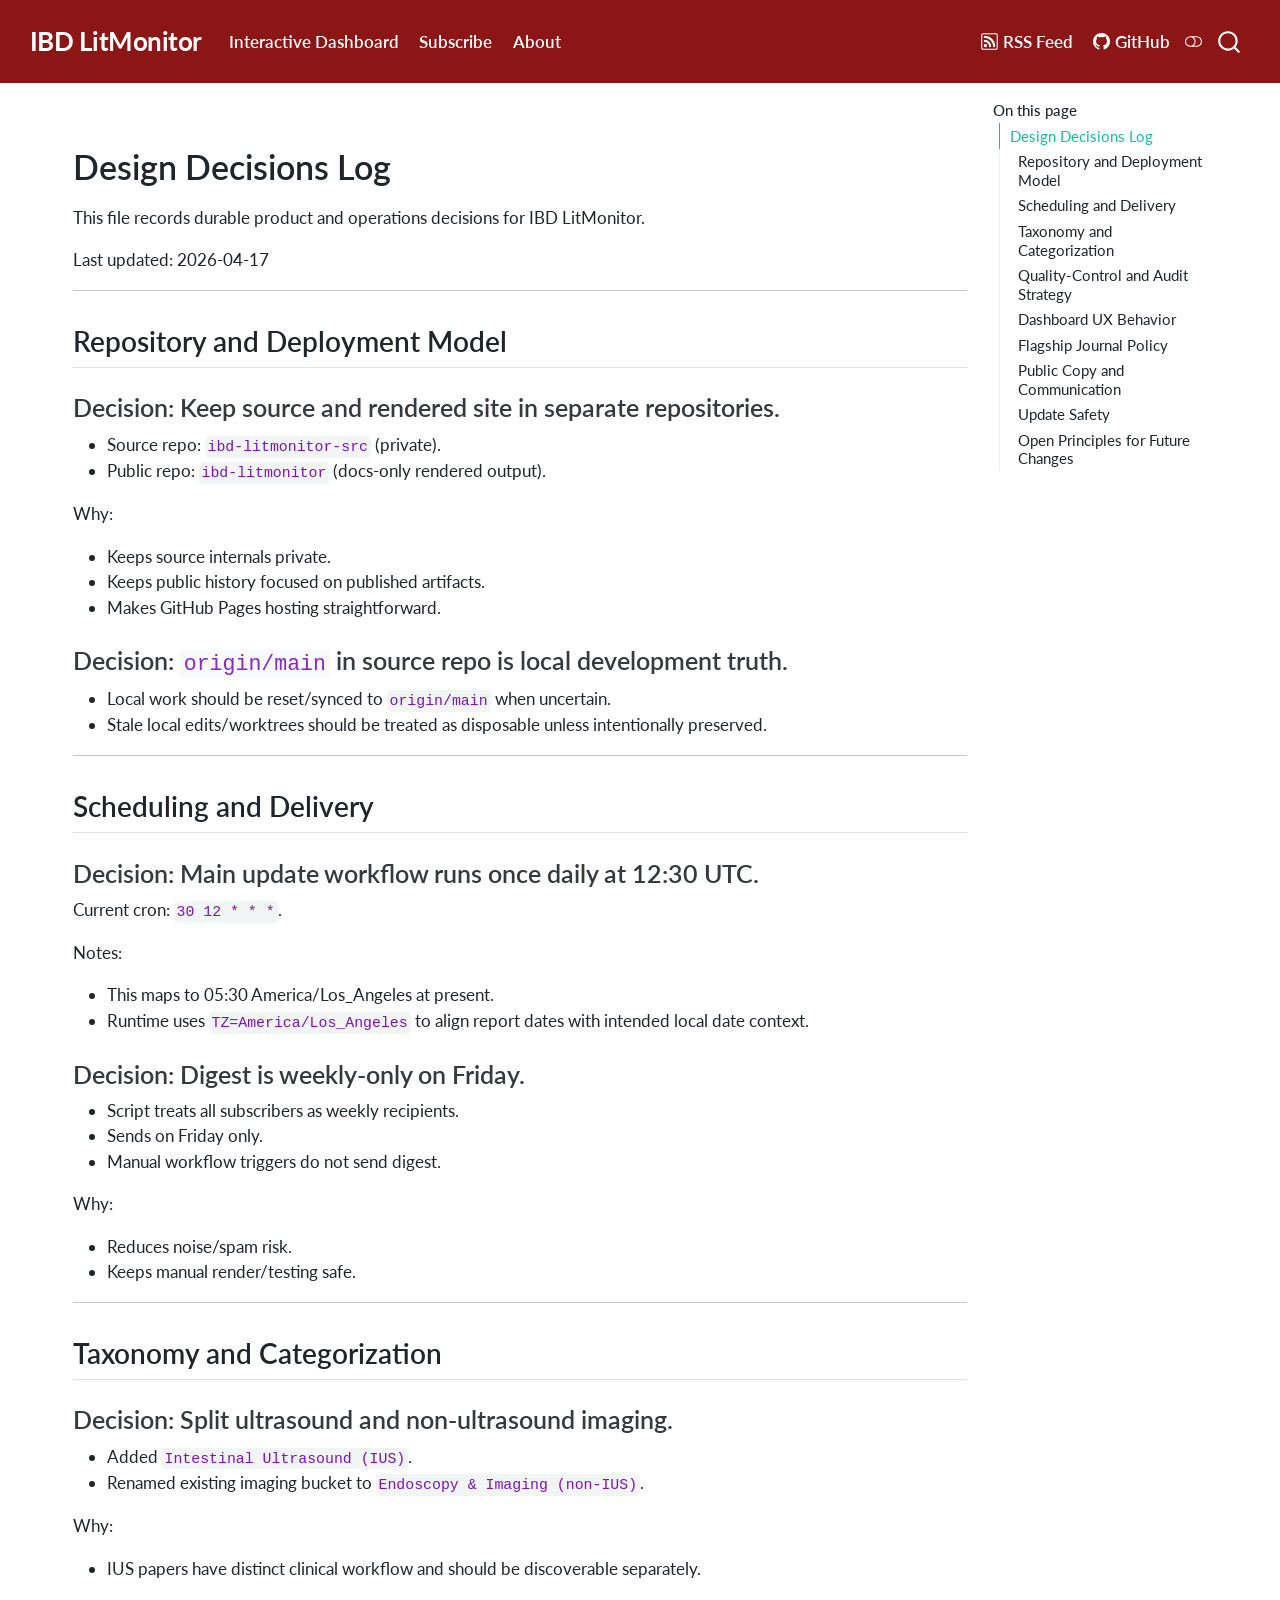
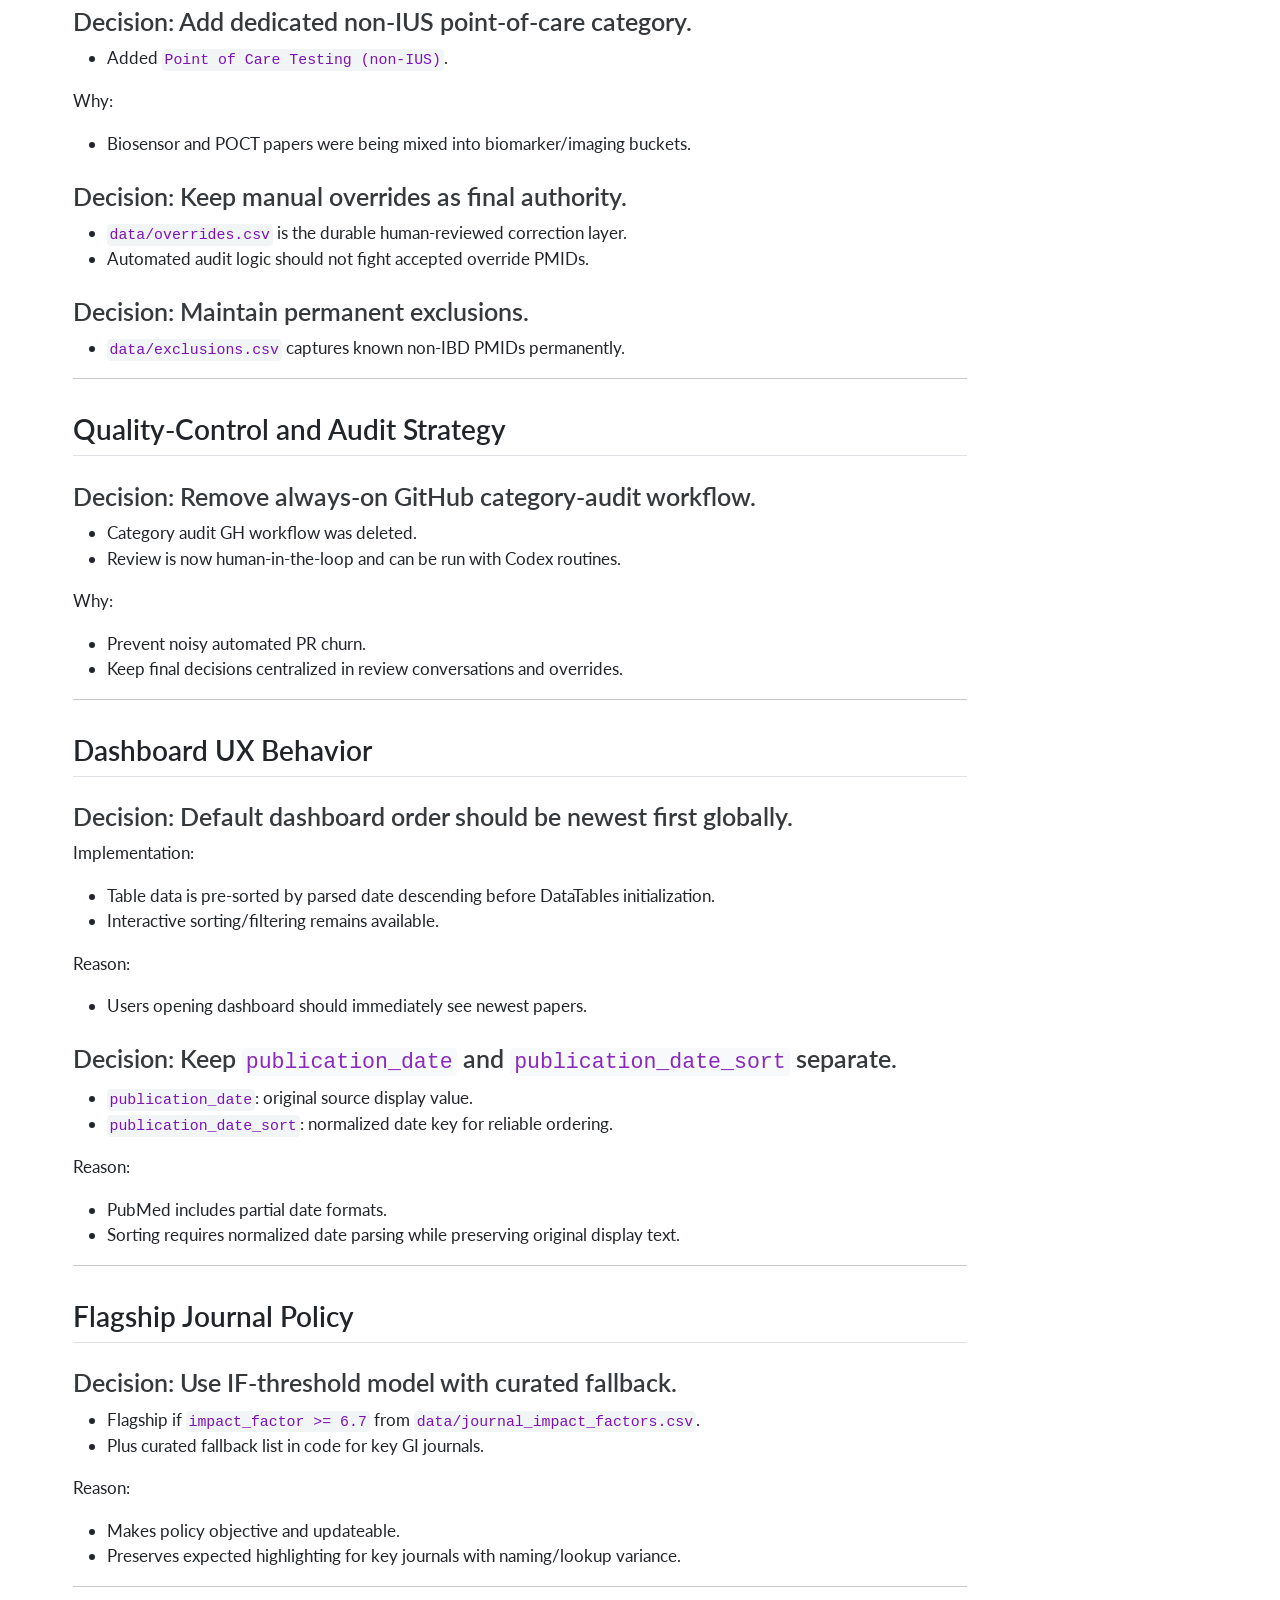
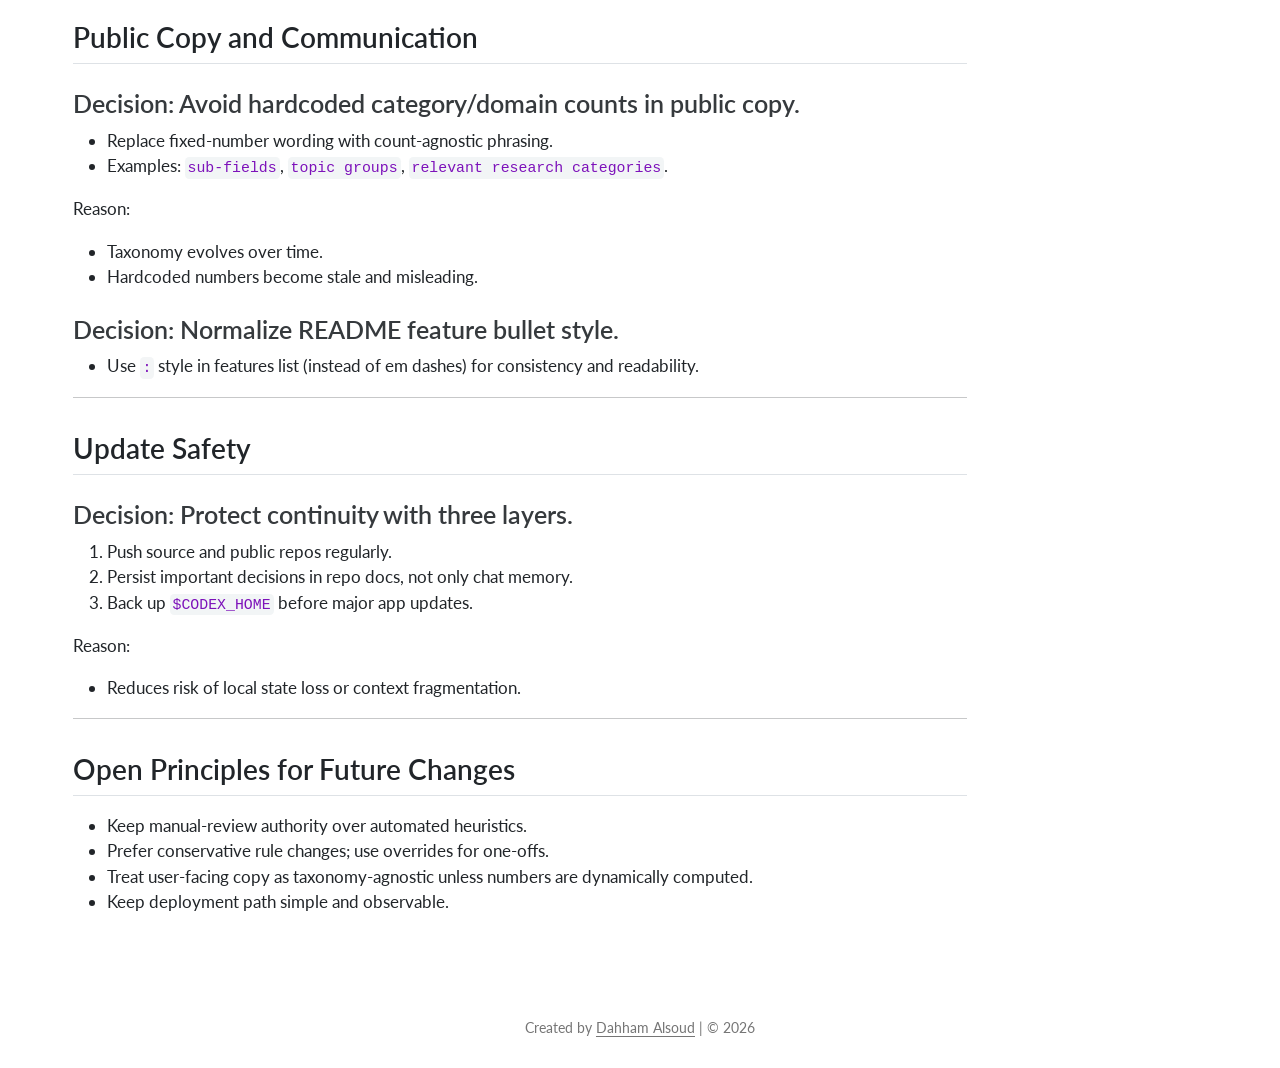
<file: docs/DESIGN_DECISIONS.html>
<!DOCTYPE html>
<html xmlns="http://www.w3.org/1999/xhtml" lang="en" xml:lang="en"><head>

<meta charset="utf-8">
<meta name="generator" content="quarto-1.11.9">

<meta name="viewport" content="width=device-width, initial-scale=1.0, user-scalable=yes">


<title>design_decisions – IBD LitMonitor</title>
<style>
/* Default styles provided by pandoc.
** See https://pandoc.org/MANUAL.html#variables-for-html for config info.
*/
span.smallcaps{font-variant: small-caps;}
div.columns{display: flex; gap: 1.5em;}
div.column{flex: auto;}
@media screen {
div.columns{gap: min(4vw, 1.5em);}
div.column{overflow-x: auto;}
}
div.hanging-indent{margin-left: 1.5em; text-indent: -1.5em;}
ul.task-list{list-style: none;}
ul.task-list li input[type="checkbox"] {
  width: 0.8em;
  margin: 0 0.8em 0.2em -1em; /* quarto-specific, see https://github.com/quarto-dev/quarto-cli/issues/4556 */ 
  vertical-align: middle;
}
</style>


<script src="site_libs/quarto-nav/quarto-nav.js"></script>
<script src="site_libs/quarto-nav/headroom.min.js"></script>
<script src="site_libs/clipboard/clipboard.min.js"></script>
<script src="site_libs/quarto-search/autocomplete.umd.js"></script>
<script src="site_libs/quarto-search/fuse.min.js"></script>
<script src="site_libs/quarto-search/quarto-search.js"></script>
<meta name="quarto:offset" content="./">
<script src="site_libs/quarto-html/quarto.js" type="module"></script>
<script src="site_libs/quarto-html/tabsets/tabsets.js" type="module"></script>
<script src="site_libs/quarto-html/scrollable-regions/scrollable-regions.js" type="module"></script>
<script src="site_libs/quarto-html/popper.min.js"></script>
<script src="site_libs/quarto-html/tippy.umd.min.js"></script>
<script src="site_libs/quarto-html/anchor.min.js"></script>
<link href="site_libs/quarto-html/tippy.css" rel="stylesheet">
<link href="site_libs/quarto-html/quarto-syntax-highlighting-63b5708e65d6cd79cd7618c58d0c21e7.css" rel="stylesheet" class="quarto-color-scheme" id="quarto-text-highlighting-styles">
<link href="site_libs/quarto-html/quarto-syntax-highlighting-dark-447e42e69aaa9833c0ba1b986f430b20.css" rel="stylesheet" class="quarto-color-scheme quarto-color-alternate" id="quarto-text-highlighting-styles">
<link href="site_libs/quarto-html/quarto-syntax-highlighting-63b5708e65d6cd79cd7618c58d0c21e7.css" rel="stylesheet" class="quarto-color-scheme-extra" id="quarto-text-highlighting-styles">
<script src="site_libs/bootstrap/bootstrap.min.js"></script>
<link href="site_libs/bootstrap/bootstrap-icons.css" rel="stylesheet">
<link href="site_libs/bootstrap/bootstrap-8b934ac96c12314e69da1877b018df11.min.css" rel="stylesheet" append-hash="true" class="quarto-color-scheme" id="quarto-bootstrap" data-mode="light">
<link href="site_libs/bootstrap/bootstrap-dark-53f3849b98cd828483cde6ba367b37d7.min.css" rel="stylesheet" append-hash="true" class="quarto-color-scheme quarto-color-alternate" id="quarto-bootstrap" data-mode="dark">
<link href="site_libs/bootstrap/bootstrap-8b934ac96c12314e69da1877b018df11.min.css" rel="stylesheet" append-hash="true" class="quarto-color-scheme-extra" id="quarto-bootstrap" data-mode="light">
<script id="quarto-search-options" type="application/json">{
  "location": "navbar",
  "copy-button": false,
  "collapse-after": 3,
  "panel-placement": "end",
  "type": "overlay",
  "limit": 50,
  "keyboard-shortcut": [
    "f",
    "/",
    "s"
  ],
  "show-item-context": false,
  "language": {
    "search-no-results-text": "No results",
    "search-matching-documents-text": "matching documents",
    "search-copy-link-title": "Copy link to search",
    "search-hide-matches-text": "Hide additional matches",
    "search-more-match-text": "more match in this document",
    "search-more-matches-text": "more matches in this document",
    "search-clear-button-title": "Clear",
    "search-text-placeholder": "",
    "search-detached-cancel-button-title": "Cancel",
    "search-submit-button-title": "Submit",
    "search-label": "Search"
  }
}</script>


<link rel="stylesheet" href="styles.css">
</head>

<body class="nav-fixed quarto-light"><a id="quarto-skip-link" class="visually-hidden-focusable" href="#quarto-document-content">Skip to main content</a><script id="quarto-html-before-body" type="application/javascript">
    const toggleBodyColorMode = (bsSheetEl) => {
      const mode = bsSheetEl.getAttribute("data-mode");
      const bodyEl = window.document.querySelector("body");
      if (mode === "dark") {
        bodyEl.classList.add("quarto-dark");
        bodyEl.classList.remove("quarto-light");
      } else {
        bodyEl.classList.add("quarto-light");
        bodyEl.classList.remove("quarto-dark");
      }
    }
    const toggleBodyColorPrimary = () => {
      const bsSheetEl = window.document.querySelector("link#quarto-bootstrap:not([rel=disabled-stylesheet])");
      if (bsSheetEl) {
        toggleBodyColorMode(bsSheetEl);
      }
    }
    const setColorSchemeToggle = (alternate) => {
      const toggles = window.document.querySelectorAll('.quarto-color-scheme-toggle');
      for (let i=0; i < toggles.length; i++) {
        const toggle = toggles[i];
        if (toggle) {
          toggle.setAttribute("aria-checked", alternate ? "true" : "false");
          if (alternate) {
            toggle.classList.add("alternate");
          } else {
            toggle.classList.remove("alternate");
          }
        }
      }
    };
    const toggleColorMode = (alternate) => {
      // Switch the stylesheets
      const primaryStylesheets = window.document.querySelectorAll('link.quarto-color-scheme:not(.quarto-color-alternate)');
      const alternateStylesheets = window.document.querySelectorAll('link.quarto-color-scheme.quarto-color-alternate');
      manageTransitions('#quarto-margin-sidebar .nav-link', false);
      if (alternate) {
        // note: dark is layered on light, we don't disable primary!
        enableStylesheet(alternateStylesheets);
        for (const sheetNode of alternateStylesheets) {
          if (sheetNode.id === "quarto-bootstrap") {
            toggleBodyColorMode(sheetNode);
          }
        }
      } else {
        disableStylesheet(alternateStylesheets);
        enableStylesheet(primaryStylesheets)
        toggleBodyColorPrimary();
      }
      manageTransitions('#quarto-margin-sidebar .nav-link', true);
      // Switch the toggles
      setColorSchemeToggle(alternate)
    }
    // Hack to workaround the fact that safari doesn't
    // properly recolor the scrollbar when toggling (#1455).
    // Not run on load: stylesheets are set before first paint there, and
    // scrolling would undo the scroll to a URL fragment (#14973).
    // The one pixel nudge keeps the reader where they were.
    const refreshSafariScrollbar = () => {
      if (navigator.userAgent.indexOf('Safari') > 0 && navigator.userAgent.indexOf('Chrome') == -1) {
        manageTransitions("body", false);
        const scrollY = window.scrollY;
        window.scrollTo(0, scrollY > 0 ? scrollY - 1 : 1);
        setTimeout(() => {
          window.scrollTo(0, scrollY);
          manageTransitions("body", true);
        }, 40);
      }
    }
    const disableStylesheet = (stylesheets) => {
      for (let i=0; i < stylesheets.length; i++) {
        const stylesheet = stylesheets[i];
        stylesheet.rel = 'disabled-stylesheet';
      }
    }
    const enableStylesheet = (stylesheets) => {
      for (let i=0; i < stylesheets.length; i++) {
        const stylesheet = stylesheets[i];
        if(stylesheet.rel !== 'stylesheet') { // for Chrome, which will still FOUC without this check
          stylesheet.rel = 'stylesheet';
        }
      }
    }
    const manageTransitions = (selector, allowTransitions) => {
      const els = window.document.querySelectorAll(selector);
      for (let i=0; i < els.length; i++) {
        const el = els[i];
        if (allowTransitions) {
          el.classList.remove('notransition');
        } else {
          el.classList.add('notransition');
        }
      }
    }
    const isFileUrl = () => {
      return window.location.protocol === 'file:';
    }
    const hasAlternateSentinel = () => {
      let styleSentinel = getColorSchemeSentinel();
      if (styleSentinel !== null) {
        return styleSentinel === "alternate";
      } else {
        return false;
      }
    }
    const setStyleSentinel = (alternate) => {
      const value = alternate ? "alternate" : "default";
      if (!isFileUrl()) {
        window.localStorage.setItem("quarto-color-scheme", value);
      } else {
        localAlternateSentinel = value;
      }
    }
    const getColorSchemeSentinel = () => {
      if (!isFileUrl()) {
        const storageValue = window.localStorage.getItem("quarto-color-scheme");
        return storageValue != null ? storageValue : localAlternateSentinel;
      } else {
        return localAlternateSentinel;
      }
    }
    const toggleGiscusIfUsed = (isAlternate, darkModeDefault) => {
      const baseTheme = document.querySelector('#giscus-base-theme')?.value ?? 'light';
      const alternateTheme = document.querySelector('#giscus-alt-theme')?.value ?? 'dark';
      let newTheme = '';
      if(authorPrefersDark) {
        newTheme = isAlternate ? baseTheme : alternateTheme;
      } else {
        newTheme = isAlternate ? alternateTheme : baseTheme;
      }
      const changeGiscusTheme = () => {
        // From: https://github.com/giscus/giscus/issues/336
        const sendMessage = (message) => {
          const iframe = document.querySelector('iframe.giscus-frame');
          if (!iframe) return;
          iframe.contentWindow.postMessage({ giscus: message }, 'https://giscus.app');
        }
        sendMessage({
          setConfig: {
            theme: newTheme
          }
        });
      }
      const isGiscussLoaded = window.document.querySelector('iframe.giscus-frame') !== null;
      if (isGiscussLoaded) {
        changeGiscusTheme();
      }
    };
    const authorPrefersDark = false;
    const darkModeDefault = authorPrefersDark;
      document.querySelector('link#quarto-text-highlighting-styles.quarto-color-scheme-extra').rel = 'disabled-stylesheet';
      document.querySelector('link#quarto-bootstrap.quarto-color-scheme-extra').rel = 'disabled-stylesheet';
    let localAlternateSentinel = darkModeDefault ? 'alternate' : 'default';
    // Dark / light mode switch
    window.quartoToggleColorScheme = () => {
      // Read the current dark / light value
      let toAlternate = !hasAlternateSentinel();
      toggleColorMode(toAlternate);
      refreshSafariScrollbar();
      setStyleSentinel(toAlternate);
      toggleGiscusIfUsed(toAlternate, darkModeDefault);
      window.dispatchEvent(new Event('resize'));
    };
    // Switch to dark mode if need be
    if (hasAlternateSentinel()) {
      toggleColorMode(true);
    } else {
      toggleColorMode(false);
    }
  </script>

<div id="quarto-search-results"></div>
  <header id="quarto-header" class="headroom fixed-top">
    <nav class="navbar navbar-expand-lg " data-bs-theme="dark" aria-label="Site">
      <div class="navbar-container container-fluid">
      <div class="navbar-brand-container mx-auto">
    <a class="navbar-brand" href="./index.html">
    <span class="navbar-title">IBD LitMonitor</span>
    </a>
  </div>
          <button class="navbar-toggler" type="button" data-bs-toggle="collapse" data-bs-target="#navbarCollapse" aria-controls="navbarCollapse" aria-expanded="false" aria-label="Toggle navigation" onclick="if (window.quartoToggleHeadroom) { window.quartoToggleHeadroom(); }">
  <span class="navbar-toggler-icon"></span>
</button>
          <div class="collapse navbar-collapse" id="navbarCollapse">
            <ul class="navbar-nav navbar-nav-scroll me-auto">
  <li class="nav-item">
    <a class="nav-link" href="./dashboard.html"> 
<span class="menu-text">Interactive Dashboard</span></a>
  </li>  
  <li class="nav-item">
    <a class="nav-link" href="./subscribe.html"> 
<span class="menu-text">Subscribe</span></a>
  </li>  
  <li class="nav-item">
    <a class="nav-link" href="./about.html"> 
<span class="menu-text">About</span></a>
  </li>  
</ul>
            <ul class="navbar-nav navbar-nav-scroll ms-auto">
  <li class="nav-item">
    <a class="nav-link" href="./rss.xml"> <i class="bi bi-rss" role="img">
</i> 
<span class="menu-text">RSS Feed</span></a>
  </li>  
  <li class="nav-item">
    <a class="nav-link" href="https://github.com/dahhamalsoud"> <i class="bi bi-github" role="img">
</i> 
<span class="menu-text">GitHub</span></a>
  </li>  
</ul>
          </div> <!-- /navcollapse -->
            <div class="quarto-navbar-tools">
  <button type="button" role="switch" aria-checked="false" class="quarto-color-scheme-toggle quarto-navigation-tool  px-1" onclick="window.quartoToggleColorScheme(); return false;" title="Toggle dark mode" aria-label="Toggle dark mode"><i class="bi"></i></button>
</div>
            <div id="quarto-search" class="" title="Search"></div>
      </div> <!-- /container-fluid -->
    </nav>
</header>
<!-- content -->
<div id="quarto-content" class="quarto-container page-columns page-rows-contents page-layout-full page-navbar">
<!-- sidebar -->
<!-- margin-sidebar -->
    <div id="quarto-margin-sidebar" class="sidebar margin-sidebar">
        <nav id="TOC" role="doc-toc" aria-labelledby="toc-title" class="toc-active">
    <h2 id="toc-title">On this page</h2>
   
  <ul>
  <li><a href="#design-decisions-log" id="toc-design-decisions-log" class="nav-link active" data-scroll-target="#design-decisions-log">Design Decisions Log</a>
  <ul class="collapse">
  <li><a href="#repository-and-deployment-model" id="toc-repository-and-deployment-model" class="nav-link" data-scroll-target="#repository-and-deployment-model">Repository and Deployment Model</a>
  <ul class="collapse">
  <li><a href="#decision-keep-source-and-rendered-site-in-separate-repositories." id="toc-decision-keep-source-and-rendered-site-in-separate-repositories." class="nav-link" data-scroll-target="#decision-keep-source-and-rendered-site-in-separate-repositories.">Decision: Keep source and rendered site in separate repositories.</a></li>
  <li><a href="#decision-originmain-in-source-repo-is-local-development-truth." id="toc-decision-originmain-in-source-repo-is-local-development-truth." class="nav-link" data-scroll-target="#decision-originmain-in-source-repo-is-local-development-truth.">Decision: <code>origin/main</code> in source repo is local development truth.</a></li>
  </ul></li>
  <li><a href="#scheduling-and-delivery" id="toc-scheduling-and-delivery" class="nav-link" data-scroll-target="#scheduling-and-delivery">Scheduling and Delivery</a>
  <ul class="collapse">
  <li><a href="#decision-main-update-workflow-runs-once-daily-at-1230-utc." id="toc-decision-main-update-workflow-runs-once-daily-at-1230-utc." class="nav-link" data-scroll-target="#decision-main-update-workflow-runs-once-daily-at-1230-utc.">Decision: Main update workflow runs once daily at 12:30 UTC.</a></li>
  <li><a href="#decision-digest-is-weekly-only-on-friday." id="toc-decision-digest-is-weekly-only-on-friday." class="nav-link" data-scroll-target="#decision-digest-is-weekly-only-on-friday.">Decision: Digest is weekly-only on Friday.</a></li>
  </ul></li>
  <li><a href="#taxonomy-and-categorization" id="toc-taxonomy-and-categorization" class="nav-link" data-scroll-target="#taxonomy-and-categorization">Taxonomy and Categorization</a>
  <ul class="collapse">
  <li><a href="#decision-split-ultrasound-and-non-ultrasound-imaging." id="toc-decision-split-ultrasound-and-non-ultrasound-imaging." class="nav-link" data-scroll-target="#decision-split-ultrasound-and-non-ultrasound-imaging.">Decision: Split ultrasound and non-ultrasound imaging.</a></li>
  <li><a href="#decision-add-dedicated-non-ius-point-of-care-category." id="toc-decision-add-dedicated-non-ius-point-of-care-category." class="nav-link" data-scroll-target="#decision-add-dedicated-non-ius-point-of-care-category.">Decision: Add dedicated non-IUS point-of-care category.</a></li>
  <li><a href="#decision-keep-manual-overrides-as-final-authority." id="toc-decision-keep-manual-overrides-as-final-authority." class="nav-link" data-scroll-target="#decision-keep-manual-overrides-as-final-authority.">Decision: Keep manual overrides as final authority.</a></li>
  <li><a href="#decision-maintain-permanent-exclusions." id="toc-decision-maintain-permanent-exclusions." class="nav-link" data-scroll-target="#decision-maintain-permanent-exclusions.">Decision: Maintain permanent exclusions.</a></li>
  </ul></li>
  <li><a href="#quality-control-and-audit-strategy" id="toc-quality-control-and-audit-strategy" class="nav-link" data-scroll-target="#quality-control-and-audit-strategy">Quality-Control and Audit Strategy</a>
  <ul class="collapse">
  <li><a href="#decision-remove-always-on-github-category-audit-workflow." id="toc-decision-remove-always-on-github-category-audit-workflow." class="nav-link" data-scroll-target="#decision-remove-always-on-github-category-audit-workflow.">Decision: Remove always-on GitHub category-audit workflow.</a></li>
  </ul></li>
  <li><a href="#dashboard-ux-behavior" id="toc-dashboard-ux-behavior" class="nav-link" data-scroll-target="#dashboard-ux-behavior">Dashboard UX Behavior</a>
  <ul class="collapse">
  <li><a href="#decision-default-dashboard-order-should-be-newest-first-globally." id="toc-decision-default-dashboard-order-should-be-newest-first-globally." class="nav-link" data-scroll-target="#decision-default-dashboard-order-should-be-newest-first-globally.">Decision: Default dashboard order should be newest first globally.</a></li>
  <li><a href="#decision-keep-publication_date-and-publication_date_sort-separate." id="toc-decision-keep-publication_date-and-publication_date_sort-separate." class="nav-link" data-scroll-target="#decision-keep-publication_date-and-publication_date_sort-separate.">Decision: Keep <code>publication_date</code> and <code>publication_date_sort</code> separate.</a></li>
  </ul></li>
  <li><a href="#flagship-journal-policy" id="toc-flagship-journal-policy" class="nav-link" data-scroll-target="#flagship-journal-policy">Flagship Journal Policy</a>
  <ul class="collapse">
  <li><a href="#decision-use-if-threshold-model-with-curated-fallback." id="toc-decision-use-if-threshold-model-with-curated-fallback." class="nav-link" data-scroll-target="#decision-use-if-threshold-model-with-curated-fallback.">Decision: Use IF-threshold model with curated fallback.</a></li>
  </ul></li>
  <li><a href="#public-copy-and-communication" id="toc-public-copy-and-communication" class="nav-link" data-scroll-target="#public-copy-and-communication">Public Copy and Communication</a>
  <ul class="collapse">
  <li><a href="#decision-avoid-hardcoded-categorydomain-counts-in-public-copy." id="toc-decision-avoid-hardcoded-categorydomain-counts-in-public-copy." class="nav-link" data-scroll-target="#decision-avoid-hardcoded-categorydomain-counts-in-public-copy.">Decision: Avoid hardcoded category/domain counts in public copy.</a></li>
  <li><a href="#decision-normalize-readme-feature-bullet-style." id="toc-decision-normalize-readme-feature-bullet-style." class="nav-link" data-scroll-target="#decision-normalize-readme-feature-bullet-style.">Decision: Normalize README feature bullet style.</a></li>
  </ul></li>
  <li><a href="#update-safety" id="toc-update-safety" class="nav-link" data-scroll-target="#update-safety">Update Safety</a>
  <ul class="collapse">
  <li><a href="#decision-protect-continuity-with-three-layers." id="toc-decision-protect-continuity-with-three-layers." class="nav-link" data-scroll-target="#decision-protect-continuity-with-three-layers.">Decision: Protect continuity with three layers.</a></li>
  </ul></li>
  <li><a href="#open-principles-for-future-changes" id="toc-open-principles-for-future-changes" class="nav-link" data-scroll-target="#open-principles-for-future-changes">Open Principles for Future Changes</a></li>
  </ul></li>
  </ul>
</nav>
    </div>
<!-- main -->
<main class="content column-page-left" id="quarto-document-content" tabindex="-1"><header id="title-block-header" class="quarto-title-block"></header>





<section id="design-decisions-log" class="level1">
<h1>Design Decisions Log</h1>
<p>This file records durable product and operations decisions for IBD LitMonitor.</p>
<p>Last updated: 2026-04-17</p>
<hr>
<section id="repository-and-deployment-model" class="level2">
<h2 class="anchored" data-anchor-id="repository-and-deployment-model">Repository and Deployment Model</h2>
<section id="decision-keep-source-and-rendered-site-in-separate-repositories." class="level3">
<h3 class="anchored" data-anchor-id="decision-keep-source-and-rendered-site-in-separate-repositories.">Decision: Keep source and rendered site in separate repositories.</h3>
<ul>
<li>Source repo: <code>ibd-litmonitor-src</code> (private).</li>
<li>Public repo: <code>ibd-litmonitor</code> (docs-only rendered output).</li>
</ul>
<p>Why:</p>
<ul>
<li>Keeps source internals private.</li>
<li>Keeps public history focused on published artifacts.</li>
<li>Makes GitHub Pages hosting straightforward.</li>
</ul>
</section>
<section id="decision-originmain-in-source-repo-is-local-development-truth." class="level3">
<h3 class="anchored" data-anchor-id="decision-originmain-in-source-repo-is-local-development-truth.">Decision: <code>origin/main</code> in source repo is local development truth.</h3>
<ul>
<li>Local work should be reset/synced to <code>origin/main</code> when uncertain.</li>
<li>Stale local edits/worktrees should be treated as disposable unless intentionally preserved.</li>
</ul>
<hr>
</section>
</section>
<section id="scheduling-and-delivery" class="level2">
<h2 class="anchored" data-anchor-id="scheduling-and-delivery">Scheduling and Delivery</h2>
<section id="decision-main-update-workflow-runs-once-daily-at-1230-utc." class="level3">
<h3 class="anchored" data-anchor-id="decision-main-update-workflow-runs-once-daily-at-1230-utc.">Decision: Main update workflow runs once daily at 12:30 UTC.</h3>
<p>Current cron: <code>30 12 * * *</code>.</p>
<p>Notes:</p>
<ul>
<li>This maps to 05:30 America/Los_Angeles at present.</li>
<li>Runtime uses <code>TZ=America/Los_Angeles</code> to align report dates with intended local date context.</li>
</ul>
</section>
<section id="decision-digest-is-weekly-only-on-friday." class="level3">
<h3 class="anchored" data-anchor-id="decision-digest-is-weekly-only-on-friday.">Decision: Digest is weekly-only on Friday.</h3>
<ul>
<li>Script treats all subscribers as weekly recipients.</li>
<li>Sends on Friday only.</li>
<li>Manual workflow triggers do not send digest.</li>
</ul>
<p>Why:</p>
<ul>
<li>Reduces noise/spam risk.</li>
<li>Keeps manual render/testing safe.</li>
</ul>
<hr>
</section>
</section>
<section id="taxonomy-and-categorization" class="level2">
<h2 class="anchored" data-anchor-id="taxonomy-and-categorization">Taxonomy and Categorization</h2>
<section id="decision-split-ultrasound-and-non-ultrasound-imaging." class="level3">
<h3 class="anchored" data-anchor-id="decision-split-ultrasound-and-non-ultrasound-imaging.">Decision: Split ultrasound and non-ultrasound imaging.</h3>
<ul>
<li>Added <code>Intestinal Ultrasound (IUS)</code>.</li>
<li>Renamed existing imaging bucket to <code>Endoscopy &amp; Imaging (non-IUS)</code>.</li>
</ul>
<p>Why:</p>
<ul>
<li>IUS papers have distinct clinical workflow and should be discoverable separately.</li>
</ul>
</section>
<section id="decision-add-dedicated-non-ius-point-of-care-category." class="level3">
<h3 class="anchored" data-anchor-id="decision-add-dedicated-non-ius-point-of-care-category.">Decision: Add dedicated non-IUS point-of-care category.</h3>
<ul>
<li>Added <code>Point of Care Testing (non-IUS)</code>.</li>
</ul>
<p>Why:</p>
<ul>
<li>Biosensor and POCT papers were being mixed into biomarker/imaging buckets.</li>
</ul>
</section>
<section id="decision-keep-manual-overrides-as-final-authority." class="level3">
<h3 class="anchored" data-anchor-id="decision-keep-manual-overrides-as-final-authority.">Decision: Keep manual overrides as final authority.</h3>
<ul>
<li><code>data/overrides.csv</code> is the durable human-reviewed correction layer.</li>
<li>Automated audit logic should not fight accepted override PMIDs.</li>
</ul>
</section>
<section id="decision-maintain-permanent-exclusions." class="level3">
<h3 class="anchored" data-anchor-id="decision-maintain-permanent-exclusions.">Decision: Maintain permanent exclusions.</h3>
<ul>
<li><code>data/exclusions.csv</code> captures known non-IBD PMIDs permanently.</li>
</ul>
<hr>
</section>
</section>
<section id="quality-control-and-audit-strategy" class="level2">
<h2 class="anchored" data-anchor-id="quality-control-and-audit-strategy">Quality-Control and Audit Strategy</h2>
<section id="decision-remove-always-on-github-category-audit-workflow." class="level3">
<h3 class="anchored" data-anchor-id="decision-remove-always-on-github-category-audit-workflow.">Decision: Remove always-on GitHub category-audit workflow.</h3>
<ul>
<li>Category audit GH workflow was deleted.</li>
<li>Review is now human-in-the-loop and can be run with Codex routines.</li>
</ul>
<p>Why:</p>
<ul>
<li>Prevent noisy automated PR churn.</li>
<li>Keep final decisions centralized in review conversations and overrides.</li>
</ul>
<hr>
</section>
</section>
<section id="dashboard-ux-behavior" class="level2">
<h2 class="anchored" data-anchor-id="dashboard-ux-behavior">Dashboard UX Behavior</h2>
<section id="decision-default-dashboard-order-should-be-newest-first-globally." class="level3">
<h3 class="anchored" data-anchor-id="decision-default-dashboard-order-should-be-newest-first-globally.">Decision: Default dashboard order should be newest first globally.</h3>
<p>Implementation:</p>
<ul>
<li>Table data is pre-sorted by parsed date descending before DataTables initialization.</li>
<li>Interactive sorting/filtering remains available.</li>
</ul>
<p>Reason:</p>
<ul>
<li>Users opening dashboard should immediately see newest papers.</li>
</ul>
</section>
<section id="decision-keep-publication_date-and-publication_date_sort-separate." class="level3">
<h3 class="anchored" data-anchor-id="decision-keep-publication_date-and-publication_date_sort-separate.">Decision: Keep <code>publication_date</code> and <code>publication_date_sort</code> separate.</h3>
<ul>
<li><code>publication_date</code>: original source display value.</li>
<li><code>publication_date_sort</code>: normalized date key for reliable ordering.</li>
</ul>
<p>Reason:</p>
<ul>
<li>PubMed includes partial date formats.</li>
<li>Sorting requires normalized date parsing while preserving original display text.</li>
</ul>
<hr>
</section>
</section>
<section id="flagship-journal-policy" class="level2">
<h2 class="anchored" data-anchor-id="flagship-journal-policy">Flagship Journal Policy</h2>
<section id="decision-use-if-threshold-model-with-curated-fallback." class="level3">
<h3 class="anchored" data-anchor-id="decision-use-if-threshold-model-with-curated-fallback.">Decision: Use IF-threshold model with curated fallback.</h3>
<ul>
<li>Flagship if <code>impact_factor &gt;= 6.7</code> from <code>data/journal_impact_factors.csv</code>.</li>
<li>Plus curated fallback list in code for key GI journals.</li>
</ul>
<p>Reason:</p>
<ul>
<li>Makes policy objective and updateable.</li>
<li>Preserves expected highlighting for key journals with naming/lookup variance.</li>
</ul>
<hr>
</section>
</section>
<section id="public-copy-and-communication" class="level2">
<h2 class="anchored" data-anchor-id="public-copy-and-communication">Public Copy and Communication</h2>
<section id="decision-avoid-hardcoded-categorydomain-counts-in-public-copy." class="level3">
<h3 class="anchored" data-anchor-id="decision-avoid-hardcoded-categorydomain-counts-in-public-copy.">Decision: Avoid hardcoded category/domain counts in public copy.</h3>
<ul>
<li>Replace fixed-number wording with count-agnostic phrasing.</li>
<li>Examples: <code>sub-fields</code>, <code>topic groups</code>, <code>relevant research categories</code>.</li>
</ul>
<p>Reason:</p>
<ul>
<li>Taxonomy evolves over time.</li>
<li>Hardcoded numbers become stale and misleading.</li>
</ul>
</section>
<section id="decision-normalize-readme-feature-bullet-style." class="level3">
<h3 class="anchored" data-anchor-id="decision-normalize-readme-feature-bullet-style.">Decision: Normalize README feature bullet style.</h3>
<ul>
<li>Use <code>:</code> style in features list (instead of em dashes) for consistency and readability.</li>
</ul>
<hr>
</section>
</section>
<section id="update-safety" class="level2">
<h2 class="anchored" data-anchor-id="update-safety">Update Safety</h2>
<section id="decision-protect-continuity-with-three-layers." class="level3">
<h3 class="anchored" data-anchor-id="decision-protect-continuity-with-three-layers.">Decision: Protect continuity with three layers.</h3>
<ol type="1">
<li>Push source and public repos regularly.</li>
<li>Persist important decisions in repo docs, not only chat memory.</li>
<li>Back up <code>$CODEX_HOME</code> before major app updates.</li>
</ol>
<p>Reason:</p>
<ul>
<li>Reduces risk of local state loss or context fragmentation.</li>
</ul>
<hr>
</section>
</section>
<section id="open-principles-for-future-changes" class="level2">
<h2 class="anchored" data-anchor-id="open-principles-for-future-changes">Open Principles for Future Changes</h2>
<ul>
<li>Keep manual-review authority over automated heuristics.</li>
<li>Prefer conservative rule changes; use overrides for one-offs.</li>
<li>Treat user-facing copy as taxonomy-agnostic unless numbers are dynamically computed.</li>
<li>Keep deployment path simple and observable.</li>
</ul>


</section>
</section>

</main> <!-- /main -->
<script id="quarto-html-after-body" type="application/javascript">
  window.document.addEventListener("DOMContentLoaded", function (event) {
    // Ensure there is a toggle, if there isn't float one in the top right
    if (window.document.querySelector('.quarto-color-scheme-toggle') === null) {
      const toggle = window.document.createElement('button');
      toggle.type = "button";
      toggle.setAttribute("role", "switch");
      toggle.setAttribute("aria-checked", "false");
      toggle.classList.add('top-right');
      toggle.classList.add('quarto-color-scheme-toggle');
      toggle.setAttribute("aria-label", "Toggle dark mode");
      toggle.onclick = function() { try { window.quartoToggleColorScheme(); } catch {} return false; };
      const i = window.document.createElement("i");
      i.classList.add('bi');
      toggle.appendChild(i);
      // Put the toggle in a landmark of its own, so that landmark navigation
      // can reach it.
      //
      // The container is always a fresh direct child of body, and the toggle is
      // never moved into page furniture that the theme or the author controls.
      // The toggle is positioned against the page, so any ancestor that
      // establishes a containing block captures it: a positioned element or a
      // grid for position: absolute, and transform, filter, will-change or
      // contain for position: fixed. A direct child of body has none of these
      // to inherit, and the shift when one appears is silent and visual.
      //
      // ARIA says a document should have at most one banner, and axe reports a
      // duplicate whether or not the banners carry distinct labels. So use a
      // header when the page has no banner yet, and a named region otherwise.
      //
      // A header is a banner wherever it sits, unless it is inside sectioning
      // content, so this cannot just look at the children of body: a custom
      // page layout wraps the title block header in a plain div. An explicit
      // role="banner" always counts.
      const sectioning = 'article, aside, main, nav, section, [role="article"], [role="complementary"], [role="main"], [role="navigation"], [role="region"]';
      const hasBanner = Array.from(
        window.document.querySelectorAll('header:not([role]), [role="banner"]')
      ).some(function(el) {
        return el.hasAttribute("role") || el.closest(sectioning) === null;
      });
      const container = window.document.createElement(hasBanner ? "div" : "header");
      if (hasBanner) {
        container.setAttribute("role", "region");
        container.setAttribute("aria-label", "Toggle dark mode");
      }
      container.classList.add('quarto-color-scheme-toggle-container');
      container.appendChild(toggle);
      window.document.body.appendChild(container);
    }
    setColorSchemeToggle(hasAlternateSentinel())
    const icon = "";
    const anchorJS = new window.AnchorJS();
    anchorJS.options = {
      placement: 'right',
      icon: icon
    };
    anchorJS.add('.anchored');
    const isCodeAnnotation = (el) => {
      for (const clz of el.classList) {
        if (clz.startsWith('code-annotation-')) {                     
          return true;
        }
      }
      return false;
    }
    const onCopySuccess = function(e) {
      // button target
      const button = e.trigger;
      // don't keep focus
      button.blur();
      // flash "checked"
      button.classList.add('code-copy-button-checked');
      var currentTitle = button.getAttribute("title");
      button.setAttribute("title", "Copied!");
      let tooltip;
      if (window.bootstrap) {
        button.setAttribute("data-bs-toggle", "tooltip");
        button.setAttribute("data-bs-placement", "left");
        button.setAttribute("data-bs-title", "Copied!");
        tooltip = new bootstrap.Tooltip(button, 
          { trigger: "manual", 
            customClass: "code-copy-button-tooltip",
            offset: [0, -8]});
        tooltip.show();    
      }
      setTimeout(function() {
        if (tooltip) {
          tooltip.hide();
          button.removeAttribute("data-bs-title");
          button.removeAttribute("data-bs-toggle");
          button.removeAttribute("data-bs-placement");
        }
        button.setAttribute("title", currentTitle);
        button.classList.remove('code-copy-button-checked');
      }, 1000);
      // clear code selection
      e.clearSelection();
    }
    const getTextToCopy = function(trigger) {
      const outerScaffold = trigger.parentElement.cloneNode(true);
      const codeEl = outerScaffold.querySelector('code');
      for (const childEl of codeEl.children) {
        if (isCodeAnnotation(childEl)) {
          childEl.remove();
        }
      }
      return codeEl.innerText;
    }
    const clipboard = new window.ClipboardJS('.code-copy-button:not([data-in-quarto-modal])', {
      text: getTextToCopy
    });
    clipboard.on('success', onCopySuccess);
    if (window.document.getElementById('quarto-embedded-source-code-modal')) {
      const clipboardModal = new window.ClipboardJS('.code-copy-button[data-in-quarto-modal]', {
        text: getTextToCopy,
        container: window.document.getElementById('quarto-embedded-source-code-modal')
      });
      clipboardModal.on('success', onCopySuccess);
    }
      var localhostRegex = new RegExp(/^(?:http|https):\/\/localhost\:?[0-9]*\//);
      var mailtoRegex = new RegExp(/^mailto:/);
        var filterRegex = new RegExp("https:\/\/dahhamalsoud\.github\.io\/ibd-litmonitor");
      var isInternal = (href) => {
          return filterRegex.test(href) || localhostRegex.test(href) || mailtoRegex.test(href);
      }
      // Inspect non-navigation links and adorn them if external
      window.quartoDecorateExternalLinks = function (root) {
     var links = (root || window.document).querySelectorAll('a[href]:not(.nav-link):not(.navbar-brand):not(.toc-action):not(.sidebar-link):not(.sidebar-item-toggle):not(.pagination-link):not(.no-external):not([aria-hidden]):not(.dropdown-item):not(.quarto-navigation-tool):not(.about-link)');
      for (var i=0; i<links.length; i++) {
        const link = links[i];
        if (!isInternal(link.href)) {
          // undo the damage that might have been done by quarto-nav.js in the case of
          // links that we want to consider external
          if (link.dataset.originalHref !== undefined) {
            link.href = link.dataset.originalHref;
          }
          if (!link.classList.contains('no-external-icon')) {
          }
        }
      }
      };
      window.quartoDecorateExternalLinks(window.document);
    // Esc closes the popup (WCAG 1.4.13) and focus leaving both trigger and
    // popup closes it (WCAG 2.4.11); tippy handles neither for interactive popups.
    const hideOnEscAndFocusOut = {
      name: 'hideOnEscAndFocusOut',
      defaultValue: true,
      fn(instance) {
        const dismiss = () => {
          // A show scheduled by the trigger delay would otherwise reopen it
          instance.clearDelayTimeouts();
          instance.hide();
        };
        const onKeyDown = (event) => {
          if (event.key !== 'Escape') {
            return;
          }
          // Keep Esc from also reaching page handlers (e.g. reveal.js overview),
          // except an open reveal.js slide menu, which Esc should close too.
          // The menu handles keys only when its keyboard option is on.
          const menuHandlesEsc = window.Reveal?.getPlugin?.('menu')?.isOpen() &&
            window.Reveal.getConfig().menu?.keyboard !== false;
          if (!menuHandlesEsc) {
            event.stopPropagation();
          }
          if (instance.popper.contains(window.document.activeElement)) {
            // Disabled while refocusing so the focus trigger does not reopen it
            instance.disable();
            instance.reference.focus();
            instance.enable();
          }
          dismiss();
        };
        const onFocusOut = (event) => {
          const target = event.relatedTarget;
          if (target && !instance.reference.contains(target) &&
              !instance.popper.contains(target)) {
            dismiss();
          }
        };
        // On the trigger too: a click trigger (code-annotations: select) has no
        // blur handling. Attached for the instance's lifetime so leaving the
        // trigger also cancels a show still pending on the trigger delay.
        instance.reference.addEventListener('focusout', onFocusOut);
        return {
          onShow() {
            window.document.addEventListener('keydown', onKeyDown, true);
            instance.popper.addEventListener('focusout', onFocusOut);
          },
          onHide() {
            window.document.removeEventListener('keydown', onKeyDown, true);
            instance.popper.removeEventListener('focusout', onFocusOut);
          },
          onDestroy() {
            instance.reference.removeEventListener('focusout', onFocusOut);
          },
        };
      },
    };
    function tippyHover(el, contentFn, onTriggerFn, onUntriggerFn) {
      const config = {
        allowHTML: true,
        maxWidth: 500,
        delay: 100,
        arrow: false,
        appendTo: function(el) {
            return el.parentElement;
        },
        interactive: true,
        interactiveBorder: 10,
        theme: 'quarto',
        placement: 'bottom-start',
        plugins: [hideOnEscAndFocusOut],
      };
      if (contentFn) {
        config.content = contentFn;
      }
      if (onTriggerFn) {
        config.onTrigger = onTriggerFn;
      }
      if (onUntriggerFn) {
        config.onUntrigger = onUntriggerFn;
      }
      window.tippy(el, config); 
    }
    const noterefs = window.document.querySelectorAll('a[role="doc-noteref"]');
    for (var i=0; i<noterefs.length; i++) {
      const ref = noterefs[i];
      tippyHover(ref, function() {
        // use id or data attribute instead here
        let href = ref.getAttribute('data-footnote-href') || ref.getAttribute('href');
        try { href = new URL(href).hash; } catch {}
        const id = href.replace(/^#\/?/, "");
        const note = window.document.getElementById(id);
        if (note) {
          return note.innerHTML;
        } else {
          return "";
        }
      });
    }
    const xrefs = window.document.querySelectorAll('a.quarto-xref');
    const processXRef = (id, note) => {
      // Strip column container classes
      const stripColumnClz = (el) => {
        el.classList.remove("page-full", "page-columns");
        if (el.children) {
          for (const child of el.children) {
            stripColumnClz(child);
          }
        }
      }
      stripColumnClz(note)
      if (id === null || id.startsWith('sec-')) {
        // Special case sections, only their first couple elements
        const container = document.createElement("div");
        if (note.children && note.children.length > 2) {
          container.appendChild(note.children[0].cloneNode(true));
          for (let i = 1; i < note.children.length; i++) {
            const child = note.children[i];
            if (child.tagName === "P" && child.innerText === "") {
              continue;
            } else {
              container.appendChild(child.cloneNode(true));
              break;
            }
          }
          if (window.Quarto?.typesetMath) {
            window.Quarto.typesetMath(container);
          }
          return container.innerHTML
        } else {
          if (window.Quarto?.typesetMath) {
            window.Quarto.typesetMath(note);
          }
          return note.innerHTML;
        }
      } else {
        // Remove any anchor links if they are present
        const anchorLink = note.querySelector('a.anchorjs-link');
        if (anchorLink) {
          anchorLink.remove();
        }
        if (window.Quarto?.typesetMath) {
          window.Quarto.typesetMath(note);
        }
        if (note.classList.contains("callout")) {
          return note.outerHTML;
        } else {
          return note.innerHTML;
        }
      }
    }
    for (var i=0; i<xrefs.length; i++) {
      const xref = xrefs[i];
      tippyHover(xref, undefined, function(instance) {
        instance.disable();
        let url = xref.getAttribute('href');
        let hash = undefined; 
        if (url.startsWith('#')) {
          hash = url;
        } else {
          try { hash = new URL(url).hash; } catch {}
        }
        if (hash) {
          const id = hash.replace(/^#\/?/, "");
          const note = window.document.getElementById(id);
          if (note !== null) {
            try {
              const html = processXRef(id, note.cloneNode(true));
              instance.setContent(html);
            } finally {
              instance.enable();
              instance.show();
            }
          } else {
            // See if we can fetch this
            fetch(url.split('#')[0])
            .then(res => res.text())
            .then(html => {
              const parser = new DOMParser();
              const htmlDoc = parser.parseFromString(html, "text/html");
              const note = htmlDoc.getElementById(id);
              if (note !== null) {
                const html = processXRef(id, note);
                instance.setContent(html);
              } 
            }).finally(() => {
              instance.enable();
              instance.show();
            });
          }
        } else {
          // See if we can fetch a full url (with no hash to target)
          // This is a special case and we should probably do some content thinning / targeting
          fetch(url)
          .then(res => res.text())
          .then(html => {
            const parser = new DOMParser();
            const htmlDoc = parser.parseFromString(html, "text/html");
            const note = htmlDoc.querySelector('main.content');
            if (note !== null) {
              // This should only happen for chapter cross references
              // (since there is no id in the URL)
              // remove the first header
              if (note.children.length > 0 && note.children[0].tagName === "HEADER") {
                note.children[0].remove();
              }
              const html = processXRef(null, note);
              instance.setContent(html);
            } 
          }).finally(() => {
            instance.enable();
            instance.show();
          });
        }
      }, function(instance) {
      });
    }
        let selectedAnnoteEl;
        const selectorForAnnotation = ( cell, annotation) => {
          let cellAttr = 'data-code-cell="' + cell + '"';
          let lineAttr = 'data-code-annotation="' +  annotation + '"';
          const selector = 'span[' + cellAttr + '][' + lineAttr + ']';
          return selector;
        }
        const selectCodeLines = (annoteEl) => {
          const doc = window.document;
          const targetCell = annoteEl.getAttribute("data-target-cell");
          const targetAnnotation = annoteEl.getAttribute("data-target-annotation");
          const annoteSpan = window.document.querySelector(selectorForAnnotation(targetCell, targetAnnotation));
          const lines = annoteSpan.getAttribute("data-code-lines").split(",");
          const lineIds = lines.map((line) => {
            return targetCell + "-" + line;
          })
          // Each band is positioned against its own containing block, which is
          // not the offsetParent of the lines, so place it from client rects.
          const placeBand = (band, firstEl, lastEl, codeBlock) => {
            const container = band.offsetParent;
            if (container === null) {
              return;
            }
            const containerRect = container.getBoundingClientRect();
            // Reveal.js scales slides with a transform, so convert client
            // pixels back to the CSS pixels of the container.
            const scale = containerRect.height / container.offsetHeight || 1;
            const firstRect = firstEl.getBoundingClientRect();
            const lastRect = lastEl.getBoundingClientRect();
            const top = (firstRect.top - containerRect.top) / scale - container.clientTop + container.scrollTop;
            const height = (lastRect.bottom - firstRect.top) / scale;
            band.style.top = top - 2 + "px";
            band.style.height = height + 4 + "px";
            if (codeBlock) {
              // Without the copy button wrapper, the containing block is wider
              // than the code block, so span the code block explicitly.
              const blockRect = codeBlock.getBoundingClientRect();
              band.style.left = (blockRect.left - containerRect.left) / scale - container.clientLeft + container.scrollLeft + "px";
              band.style.width = blockRect.width / scale + "px";
            }
          };
          if (lineIds.length > 0) {
            const el = window.document.getElementById(lineIds[0]);
            const lastEl = window.document.getElementById(lineIds[lineIds.length - 1]);
            const parent = el.parentElement.parentElement;
            // cook up a div (if necessary) and position it
            let div = window.document.getElementById("code-annotation-line-highlight");
            if (div === null) {
              div = window.document.createElement("div");
              div.setAttribute("id", "code-annotation-line-highlight");
              div.style.position = 'absolute';
              parent.appendChild(div);
            }
            placeBand(div, el, lastEl, parent.closest("div.sourceCode") || parent);
            let gutterDiv = window.document.getElementById("code-annotation-line-highlight-gutter");
            if (gutterDiv === null) {
              gutterDiv = window.document.createElement("div");
              gutterDiv.setAttribute("id", "code-annotation-line-highlight-gutter");
              gutterDiv.style.position = 'absolute';
              const codeCell = window.document.getElementById(targetCell);
              const gutter = codeCell.querySelector('.code-annotation-gutter');
              gutter.appendChild(gutterDiv);
            }
            placeBand(gutterDiv, el, lastEl);
            selectedAnnoteEl = annoteEl;
          }
        };
        const unselectCodeLines = () => {
          const elementsIds = ["code-annotation-line-highlight", "code-annotation-line-highlight-gutter"];
          elementsIds.forEach((elId) => {
            const div = window.document.getElementById(elId);
            if (div) {
              div.remove();
            }
          });
          selectedAnnoteEl = undefined;
        };
          // Handle positioning of the toggle
      window.addEventListener(
        "resize",
        throttle(() => {
          elRect = undefined;
          if (selectedAnnoteEl) {
            selectCodeLines(selectedAnnoteEl);
          }
        }, 10)
      );
      function throttle(fn, ms) {
      let throttle = false;
      let timer;
        return (...args) => {
          if(!throttle) { // first call gets through
              fn.apply(this, args);
              throttle = true;
          } else { // all the others get throttled
              if(timer) clearTimeout(timer); // cancel #2
              timer = setTimeout(() => {
                fn.apply(this, args);
                timer = throttle = false;
              }, ms);
          }
        };
      }
        // Attach click handler to the DT
        const annoteDls = window.document.querySelectorAll('dt[data-target-cell]');
        for (const annoteDlNode of annoteDls) {
          annoteDlNode.addEventListener('click', (event) => {
            const clickedEl = event.target;
            if (clickedEl !== selectedAnnoteEl) {
              unselectCodeLines();
              const activeEl = window.document.querySelector('dt[data-target-cell].code-annotation-active');
              if (activeEl) {
                activeEl.classList.remove('code-annotation-active');
              }
              selectCodeLines(clickedEl);
              clickedEl.classList.add('code-annotation-active');
            } else {
              // Unselect the line
              unselectCodeLines();
              clickedEl.classList.remove('code-annotation-active');
            }
          });
        }
    const findCites = (el) => {
      const parentEl = el.parentElement;
      if (parentEl) {
        const cites = parentEl.dataset.cites;
        if (cites) {
          return {
            el,
            cites: cites.split(' ')
          };
        } else {
          return findCites(el.parentElement)
        }
      } else {
        return undefined;
      }
    };
    var bibliorefs = window.document.querySelectorAll('a[role="doc-biblioref"]');
    for (var i=0; i<bibliorefs.length; i++) {
      const ref = bibliorefs[i];
      const citeInfo = findCites(ref);
      if (citeInfo) {
        tippyHover(citeInfo.el, function() {
          var popup = window.document.createElement('div');
          citeInfo.cites.forEach(function(cite) {
            var citeDiv = window.document.createElement('div');
            citeDiv.classList.add('hanging-indent');
            citeDiv.classList.add('csl-entry');
            var biblioDiv = window.document.getElementById('ref-' + cite);
            if (biblioDiv) {
              citeDiv.innerHTML = biblioDiv.innerHTML;
            }
            popup.appendChild(citeDiv);
          });
          return popup.innerHTML;
        });
      }
    }
  });
  </script>
  <script type="application/javascript">
  window.quartoScrollableRegionsLabels = {"code":"Scrollable code","output":"Scrollable output"};
  </script>
</div> <!-- /content -->
<footer class="footer">
  <div class="nav-footer">
    <div class="nav-footer-left">
      &nbsp;
    </div>   
    <div class="nav-footer-center">
<p>Created by <strong><a href="https://dahhamalsoud.github.io/">Dahham Alsoud</a></strong> | © 2026</p>
</div>
    <div class="nav-footer-right">
      &nbsp;
    </div>
  </div>
</footer>




</body></html>
</file>
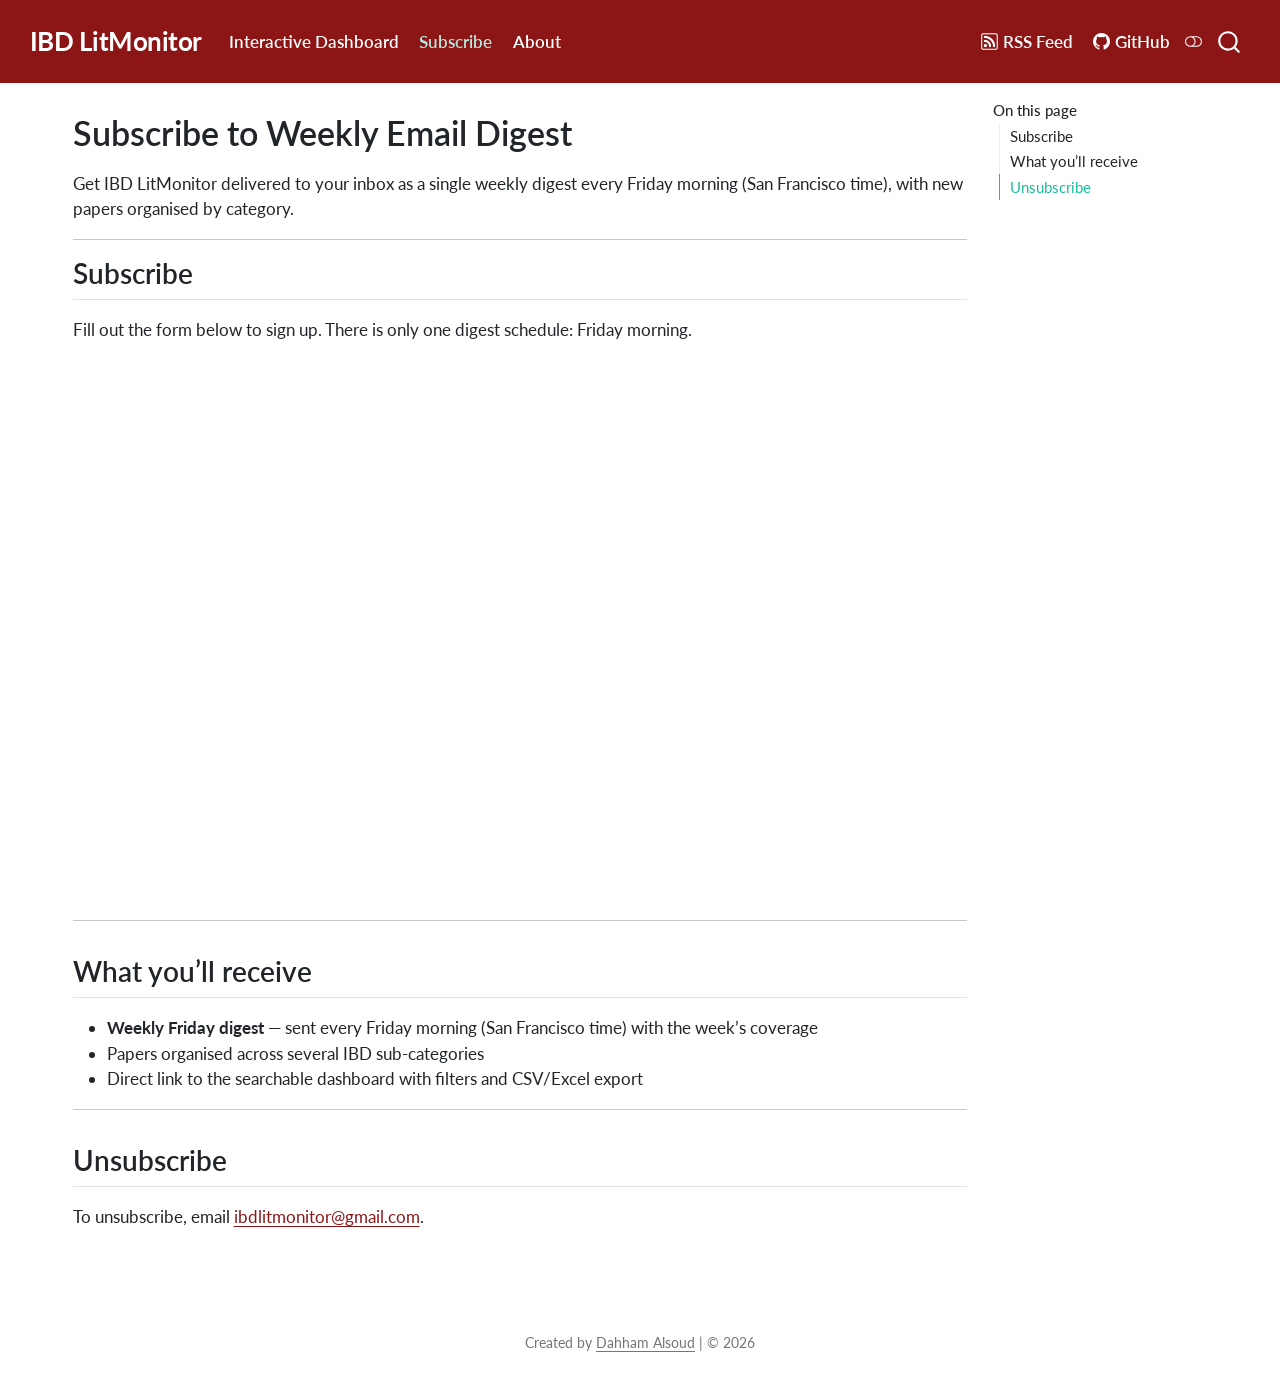
<file: docs/subscribe.html>
<!DOCTYPE html>
<html xmlns="http://www.w3.org/1999/xhtml" lang="en" xml:lang="en"><head>

<meta charset="utf-8">
<meta name="generator" content="quarto-1.11.9">

<meta name="viewport" content="width=device-width, initial-scale=1.0, user-scalable=yes">


<title>Subscribe to Weekly Email Digest – IBD LitMonitor</title>
<style>
/* Default styles provided by pandoc.
** See https://pandoc.org/MANUAL.html#variables-for-html for config info.
*/
span.smallcaps{font-variant: small-caps;}
div.columns{display: flex; gap: 1.5em;}
div.column{flex: auto;}
@media screen {
div.columns{gap: min(4vw, 1.5em);}
div.column{overflow-x: auto;}
}
div.hanging-indent{margin-left: 1.5em; text-indent: -1.5em;}
ul.task-list{list-style: none;}
ul.task-list li input[type="checkbox"] {
  width: 0.8em;
  margin: 0 0.8em 0.2em -1em; /* quarto-specific, see https://github.com/quarto-dev/quarto-cli/issues/4556 */ 
  vertical-align: middle;
}
</style>


<script src="site_libs/quarto-nav/quarto-nav.js"></script>
<script src="site_libs/quarto-nav/headroom.min.js"></script>
<script src="site_libs/clipboard/clipboard.min.js"></script>
<script src="site_libs/quarto-search/autocomplete.umd.js"></script>
<script src="site_libs/quarto-search/fuse.min.js"></script>
<script src="site_libs/quarto-search/quarto-search.js"></script>
<meta name="quarto:offset" content="./">
<script src="site_libs/quarto-html/quarto.js" type="module"></script>
<script src="site_libs/quarto-html/tabsets/tabsets.js" type="module"></script>
<script src="site_libs/quarto-html/scrollable-regions/scrollable-regions.js" type="module"></script>
<script src="site_libs/quarto-html/popper.min.js"></script>
<script src="site_libs/quarto-html/tippy.umd.min.js"></script>
<script src="site_libs/quarto-html/anchor.min.js"></script>
<link href="site_libs/quarto-html/tippy.css" rel="stylesheet">
<link href="site_libs/quarto-html/quarto-syntax-highlighting-63b5708e65d6cd79cd7618c58d0c21e7.css" rel="stylesheet" class="quarto-color-scheme" id="quarto-text-highlighting-styles">
<link href="site_libs/quarto-html/quarto-syntax-highlighting-dark-447e42e69aaa9833c0ba1b986f430b20.css" rel="stylesheet" class="quarto-color-scheme quarto-color-alternate" id="quarto-text-highlighting-styles">
<link href="site_libs/quarto-html/quarto-syntax-highlighting-63b5708e65d6cd79cd7618c58d0c21e7.css" rel="stylesheet" class="quarto-color-scheme-extra" id="quarto-text-highlighting-styles">
<script src="site_libs/bootstrap/bootstrap.min.js"></script>
<link href="site_libs/bootstrap/bootstrap-icons.css" rel="stylesheet">
<link href="site_libs/bootstrap/bootstrap-8b934ac96c12314e69da1877b018df11.min.css" rel="stylesheet" append-hash="true" class="quarto-color-scheme" id="quarto-bootstrap" data-mode="light">
<link href="site_libs/bootstrap/bootstrap-dark-53f3849b98cd828483cde6ba367b37d7.min.css" rel="stylesheet" append-hash="true" class="quarto-color-scheme quarto-color-alternate" id="quarto-bootstrap" data-mode="dark">
<link href="site_libs/bootstrap/bootstrap-8b934ac96c12314e69da1877b018df11.min.css" rel="stylesheet" append-hash="true" class="quarto-color-scheme-extra" id="quarto-bootstrap" data-mode="light">
<script id="quarto-search-options" type="application/json">{
  "location": "navbar",
  "copy-button": false,
  "collapse-after": 3,
  "panel-placement": "end",
  "type": "overlay",
  "limit": 50,
  "keyboard-shortcut": [
    "f",
    "/",
    "s"
  ],
  "show-item-context": false,
  "language": {
    "search-no-results-text": "No results",
    "search-matching-documents-text": "matching documents",
    "search-copy-link-title": "Copy link to search",
    "search-hide-matches-text": "Hide additional matches",
    "search-more-match-text": "more match in this document",
    "search-more-matches-text": "more matches in this document",
    "search-clear-button-title": "Clear",
    "search-text-placeholder": "",
    "search-detached-cancel-button-title": "Cancel",
    "search-submit-button-title": "Submit",
    "search-label": "Search"
  }
}</script>


<link rel="stylesheet" href="styles.css">
</head>

<body class="nav-fixed quarto-light"><a id="quarto-skip-link" class="visually-hidden-focusable" href="#quarto-document-content">Skip to main content</a><script id="quarto-html-before-body" type="application/javascript">
    const toggleBodyColorMode = (bsSheetEl) => {
      const mode = bsSheetEl.getAttribute("data-mode");
      const bodyEl = window.document.querySelector("body");
      if (mode === "dark") {
        bodyEl.classList.add("quarto-dark");
        bodyEl.classList.remove("quarto-light");
      } else {
        bodyEl.classList.add("quarto-light");
        bodyEl.classList.remove("quarto-dark");
      }
    }
    const toggleBodyColorPrimary = () => {
      const bsSheetEl = window.document.querySelector("link#quarto-bootstrap:not([rel=disabled-stylesheet])");
      if (bsSheetEl) {
        toggleBodyColorMode(bsSheetEl);
      }
    }
    const setColorSchemeToggle = (alternate) => {
      const toggles = window.document.querySelectorAll('.quarto-color-scheme-toggle');
      for (let i=0; i < toggles.length; i++) {
        const toggle = toggles[i];
        if (toggle) {
          toggle.setAttribute("aria-checked", alternate ? "true" : "false");
          if (alternate) {
            toggle.classList.add("alternate");
          } else {
            toggle.classList.remove("alternate");
          }
        }
      }
    };
    const toggleColorMode = (alternate) => {
      // Switch the stylesheets
      const primaryStylesheets = window.document.querySelectorAll('link.quarto-color-scheme:not(.quarto-color-alternate)');
      const alternateStylesheets = window.document.querySelectorAll('link.quarto-color-scheme.quarto-color-alternate');
      manageTransitions('#quarto-margin-sidebar .nav-link', false);
      if (alternate) {
        // note: dark is layered on light, we don't disable primary!
        enableStylesheet(alternateStylesheets);
        for (const sheetNode of alternateStylesheets) {
          if (sheetNode.id === "quarto-bootstrap") {
            toggleBodyColorMode(sheetNode);
          }
        }
      } else {
        disableStylesheet(alternateStylesheets);
        enableStylesheet(primaryStylesheets)
        toggleBodyColorPrimary();
      }
      manageTransitions('#quarto-margin-sidebar .nav-link', true);
      // Switch the toggles
      setColorSchemeToggle(alternate)
    }
    // Hack to workaround the fact that safari doesn't
    // properly recolor the scrollbar when toggling (#1455).
    // Not run on load: stylesheets are set before first paint there, and
    // scrolling would undo the scroll to a URL fragment (#14973).
    // The one pixel nudge keeps the reader where they were.
    const refreshSafariScrollbar = () => {
      if (navigator.userAgent.indexOf('Safari') > 0 && navigator.userAgent.indexOf('Chrome') == -1) {
        manageTransitions("body", false);
        const scrollY = window.scrollY;
        window.scrollTo(0, scrollY > 0 ? scrollY - 1 : 1);
        setTimeout(() => {
          window.scrollTo(0, scrollY);
          manageTransitions("body", true);
        }, 40);
      }
    }
    const disableStylesheet = (stylesheets) => {
      for (let i=0; i < stylesheets.length; i++) {
        const stylesheet = stylesheets[i];
        stylesheet.rel = 'disabled-stylesheet';
      }
    }
    const enableStylesheet = (stylesheets) => {
      for (let i=0; i < stylesheets.length; i++) {
        const stylesheet = stylesheets[i];
        if(stylesheet.rel !== 'stylesheet') { // for Chrome, which will still FOUC without this check
          stylesheet.rel = 'stylesheet';
        }
      }
    }
    const manageTransitions = (selector, allowTransitions) => {
      const els = window.document.querySelectorAll(selector);
      for (let i=0; i < els.length; i++) {
        const el = els[i];
        if (allowTransitions) {
          el.classList.remove('notransition');
        } else {
          el.classList.add('notransition');
        }
      }
    }
    const isFileUrl = () => {
      return window.location.protocol === 'file:';
    }
    const hasAlternateSentinel = () => {
      let styleSentinel = getColorSchemeSentinel();
      if (styleSentinel !== null) {
        return styleSentinel === "alternate";
      } else {
        return false;
      }
    }
    const setStyleSentinel = (alternate) => {
      const value = alternate ? "alternate" : "default";
      if (!isFileUrl()) {
        window.localStorage.setItem("quarto-color-scheme", value);
      } else {
        localAlternateSentinel = value;
      }
    }
    const getColorSchemeSentinel = () => {
      if (!isFileUrl()) {
        const storageValue = window.localStorage.getItem("quarto-color-scheme");
        return storageValue != null ? storageValue : localAlternateSentinel;
      } else {
        return localAlternateSentinel;
      }
    }
    const toggleGiscusIfUsed = (isAlternate, darkModeDefault) => {
      const baseTheme = document.querySelector('#giscus-base-theme')?.value ?? 'light';
      const alternateTheme = document.querySelector('#giscus-alt-theme')?.value ?? 'dark';
      let newTheme = '';
      if(authorPrefersDark) {
        newTheme = isAlternate ? baseTheme : alternateTheme;
      } else {
        newTheme = isAlternate ? alternateTheme : baseTheme;
      }
      const changeGiscusTheme = () => {
        // From: https://github.com/giscus/giscus/issues/336
        const sendMessage = (message) => {
          const iframe = document.querySelector('iframe.giscus-frame');
          if (!iframe) return;
          iframe.contentWindow.postMessage({ giscus: message }, 'https://giscus.app');
        }
        sendMessage({
          setConfig: {
            theme: newTheme
          }
        });
      }
      const isGiscussLoaded = window.document.querySelector('iframe.giscus-frame') !== null;
      if (isGiscussLoaded) {
        changeGiscusTheme();
      }
    };
    const authorPrefersDark = false;
    const darkModeDefault = authorPrefersDark;
      document.querySelector('link#quarto-text-highlighting-styles.quarto-color-scheme-extra').rel = 'disabled-stylesheet';
      document.querySelector('link#quarto-bootstrap.quarto-color-scheme-extra').rel = 'disabled-stylesheet';
    let localAlternateSentinel = darkModeDefault ? 'alternate' : 'default';
    // Dark / light mode switch
    window.quartoToggleColorScheme = () => {
      // Read the current dark / light value
      let toAlternate = !hasAlternateSentinel();
      toggleColorMode(toAlternate);
      refreshSafariScrollbar();
      setStyleSentinel(toAlternate);
      toggleGiscusIfUsed(toAlternate, darkModeDefault);
      window.dispatchEvent(new Event('resize'));
    };
    // Switch to dark mode if need be
    if (hasAlternateSentinel()) {
      toggleColorMode(true);
    } else {
      toggleColorMode(false);
    }
  </script>

<div id="quarto-search-results"></div>
  <header id="quarto-header" class="headroom fixed-top">
    <nav class="navbar navbar-expand-lg " data-bs-theme="dark" aria-label="Site">
      <div class="navbar-container container-fluid">
      <div class="navbar-brand-container mx-auto">
    <a class="navbar-brand" href="./index.html">
    <span class="navbar-title">IBD LitMonitor</span>
    </a>
  </div>
          <button class="navbar-toggler" type="button" data-bs-toggle="collapse" data-bs-target="#navbarCollapse" aria-controls="navbarCollapse" aria-expanded="false" aria-label="Toggle navigation" onclick="if (window.quartoToggleHeadroom) { window.quartoToggleHeadroom(); }">
  <span class="navbar-toggler-icon"></span>
</button>
          <div class="collapse navbar-collapse" id="navbarCollapse">
            <ul class="navbar-nav navbar-nav-scroll me-auto">
  <li class="nav-item">
    <a class="nav-link" href="./dashboard.html"> 
<span class="menu-text">Interactive Dashboard</span></a>
  </li>  
  <li class="nav-item">
    <a class="nav-link active" href="./subscribe.html" aria-current="page"> 
<span class="menu-text">Subscribe</span></a>
  </li>  
  <li class="nav-item">
    <a class="nav-link" href="./about.html"> 
<span class="menu-text">About</span></a>
  </li>  
</ul>
            <ul class="navbar-nav navbar-nav-scroll ms-auto">
  <li class="nav-item">
    <a class="nav-link" href="./rss.xml"> <i class="bi bi-rss" role="img">
</i> 
<span class="menu-text">RSS Feed</span></a>
  </li>  
  <li class="nav-item">
    <a class="nav-link" href="https://github.com/dahhamalsoud"> <i class="bi bi-github" role="img">
</i> 
<span class="menu-text">GitHub</span></a>
  </li>  
</ul>
          </div> <!-- /navcollapse -->
            <div class="quarto-navbar-tools">
  <button type="button" role="switch" aria-checked="false" class="quarto-color-scheme-toggle quarto-navigation-tool  px-1" onclick="window.quartoToggleColorScheme(); return false;" title="Toggle dark mode" aria-label="Toggle dark mode"><i class="bi"></i></button>
</div>
            <div id="quarto-search" class="" title="Search"></div>
      </div> <!-- /container-fluid -->
    </nav>
</header>
<!-- content -->
<div id="quarto-content" class="quarto-container page-columns page-rows-contents page-layout-full page-navbar">
<!-- sidebar -->
<!-- margin-sidebar -->
    <div id="quarto-margin-sidebar" class="sidebar margin-sidebar">
        <nav id="TOC" role="doc-toc" aria-labelledby="toc-title" class="toc-active">
    <h2 id="toc-title">On this page</h2>
   
  <ul>
  <li><a href="#subscribe" id="toc-subscribe" class="nav-link active" data-scroll-target="#subscribe">Subscribe</a></li>
  <li><a href="#what-youll-receive" id="toc-what-youll-receive" class="nav-link" data-scroll-target="#what-youll-receive">What you’ll receive</a></li>
  <li><a href="#unsubscribe" id="toc-unsubscribe" class="nav-link" data-scroll-target="#unsubscribe">Unsubscribe</a></li>
  </ul>
</nav>
    </div>
<!-- main -->
<main class="content column-page-left" id="quarto-document-content" tabindex="-1">


<header id="title-block-header" class="quarto-title-block default">
<div class="quarto-title">
<h1 class="title">Subscribe to Weekly Email Digest</h1>
</div>



<div class="quarto-title-meta column-page-left">

    
  
    
  </div>
  


</header>


<p>Get IBD LitMonitor delivered to your inbox as a single weekly digest every Friday morning (San Francisco time), with new papers organised by category.</p>
<hr>
<section id="subscribe" class="level2">
<h2 class="anchored" data-anchor-id="subscribe">Subscribe</h2>
<p>Fill out the form below to sign up. There is only one digest schedule: Friday morning.</p>
<iframe src="https://docs.google.com/forms/d/1TwKvc2t-V2eO9Mulco8Tz59DCE7M7zoE7ddym_rK21o/viewform?embedded=true" width="100%" height="520" frameborder="0" marginheight="0" marginwidth="0">
Loading form…
</iframe>
<hr>
</section>
<section id="what-youll-receive" class="level2">
<h2 class="anchored" data-anchor-id="what-youll-receive">What you’ll receive</h2>
<ul>
<li><strong>Weekly Friday digest</strong> — sent every Friday morning (San Francisco time) with the week’s coverage</li>
<li>Papers organised across several IBD sub-categories</li>
<li>Direct link to the searchable dashboard with filters and CSV/Excel export</li>
</ul>
<hr>
</section>
<section id="unsubscribe" class="level2">
<h2 class="anchored" data-anchor-id="unsubscribe">Unsubscribe</h2>
<p>To unsubscribe, email <a href="mailto:ibdlitmonitor@gmail.com">ibdlitmonitor@gmail.com</a>.</p>


</section>

</main> <!-- /main -->
<script id="quarto-html-after-body" type="application/javascript">
  window.document.addEventListener("DOMContentLoaded", function (event) {
    // Ensure there is a toggle, if there isn't float one in the top right
    if (window.document.querySelector('.quarto-color-scheme-toggle') === null) {
      const toggle = window.document.createElement('button');
      toggle.type = "button";
      toggle.setAttribute("role", "switch");
      toggle.setAttribute("aria-checked", "false");
      toggle.classList.add('top-right');
      toggle.classList.add('quarto-color-scheme-toggle');
      toggle.setAttribute("aria-label", "Toggle dark mode");
      toggle.onclick = function() { try { window.quartoToggleColorScheme(); } catch {} return false; };
      const i = window.document.createElement("i");
      i.classList.add('bi');
      toggle.appendChild(i);
      // Put the toggle in a landmark of its own, so that landmark navigation
      // can reach it.
      //
      // The container is always a fresh direct child of body, and the toggle is
      // never moved into page furniture that the theme or the author controls.
      // The toggle is positioned against the page, so any ancestor that
      // establishes a containing block captures it: a positioned element or a
      // grid for position: absolute, and transform, filter, will-change or
      // contain for position: fixed. A direct child of body has none of these
      // to inherit, and the shift when one appears is silent and visual.
      //
      // ARIA says a document should have at most one banner, and axe reports a
      // duplicate whether or not the banners carry distinct labels. So use a
      // header when the page has no banner yet, and a named region otherwise.
      //
      // A header is a banner wherever it sits, unless it is inside sectioning
      // content, so this cannot just look at the children of body: a custom
      // page layout wraps the title block header in a plain div. An explicit
      // role="banner" always counts.
      const sectioning = 'article, aside, main, nav, section, [role="article"], [role="complementary"], [role="main"], [role="navigation"], [role="region"]';
      const hasBanner = Array.from(
        window.document.querySelectorAll('header:not([role]), [role="banner"]')
      ).some(function(el) {
        return el.hasAttribute("role") || el.closest(sectioning) === null;
      });
      const container = window.document.createElement(hasBanner ? "div" : "header");
      if (hasBanner) {
        container.setAttribute("role", "region");
        container.setAttribute("aria-label", "Toggle dark mode");
      }
      container.classList.add('quarto-color-scheme-toggle-container');
      container.appendChild(toggle);
      window.document.body.appendChild(container);
    }
    setColorSchemeToggle(hasAlternateSentinel())
    const icon = "";
    const anchorJS = new window.AnchorJS();
    anchorJS.options = {
      placement: 'right',
      icon: icon
    };
    anchorJS.add('.anchored');
    const isCodeAnnotation = (el) => {
      for (const clz of el.classList) {
        if (clz.startsWith('code-annotation-')) {                     
          return true;
        }
      }
      return false;
    }
    const onCopySuccess = function(e) {
      // button target
      const button = e.trigger;
      // don't keep focus
      button.blur();
      // flash "checked"
      button.classList.add('code-copy-button-checked');
      var currentTitle = button.getAttribute("title");
      button.setAttribute("title", "Copied!");
      let tooltip;
      if (window.bootstrap) {
        button.setAttribute("data-bs-toggle", "tooltip");
        button.setAttribute("data-bs-placement", "left");
        button.setAttribute("data-bs-title", "Copied!");
        tooltip = new bootstrap.Tooltip(button, 
          { trigger: "manual", 
            customClass: "code-copy-button-tooltip",
            offset: [0, -8]});
        tooltip.show();    
      }
      setTimeout(function() {
        if (tooltip) {
          tooltip.hide();
          button.removeAttribute("data-bs-title");
          button.removeAttribute("data-bs-toggle");
          button.removeAttribute("data-bs-placement");
        }
        button.setAttribute("title", currentTitle);
        button.classList.remove('code-copy-button-checked');
      }, 1000);
      // clear code selection
      e.clearSelection();
    }
    const getTextToCopy = function(trigger) {
      const outerScaffold = trigger.parentElement.cloneNode(true);
      const codeEl = outerScaffold.querySelector('code');
      for (const childEl of codeEl.children) {
        if (isCodeAnnotation(childEl)) {
          childEl.remove();
        }
      }
      return codeEl.innerText;
    }
    const clipboard = new window.ClipboardJS('.code-copy-button:not([data-in-quarto-modal])', {
      text: getTextToCopy
    });
    clipboard.on('success', onCopySuccess);
    if (window.document.getElementById('quarto-embedded-source-code-modal')) {
      const clipboardModal = new window.ClipboardJS('.code-copy-button[data-in-quarto-modal]', {
        text: getTextToCopy,
        container: window.document.getElementById('quarto-embedded-source-code-modal')
      });
      clipboardModal.on('success', onCopySuccess);
    }
      var localhostRegex = new RegExp(/^(?:http|https):\/\/localhost\:?[0-9]*\//);
      var mailtoRegex = new RegExp(/^mailto:/);
        var filterRegex = new RegExp("https:\/\/dahhamalsoud\.github\.io\/ibd-litmonitor");
      var isInternal = (href) => {
          return filterRegex.test(href) || localhostRegex.test(href) || mailtoRegex.test(href);
      }
      // Inspect non-navigation links and adorn them if external
      window.quartoDecorateExternalLinks = function (root) {
     var links = (root || window.document).querySelectorAll('a[href]:not(.nav-link):not(.navbar-brand):not(.toc-action):not(.sidebar-link):not(.sidebar-item-toggle):not(.pagination-link):not(.no-external):not([aria-hidden]):not(.dropdown-item):not(.quarto-navigation-tool):not(.about-link)');
      for (var i=0; i<links.length; i++) {
        const link = links[i];
        if (!isInternal(link.href)) {
          // undo the damage that might have been done by quarto-nav.js in the case of
          // links that we want to consider external
          if (link.dataset.originalHref !== undefined) {
            link.href = link.dataset.originalHref;
          }
          if (!link.classList.contains('no-external-icon')) {
          }
        }
      }
      };
      window.quartoDecorateExternalLinks(window.document);
    // Esc closes the popup (WCAG 1.4.13) and focus leaving both trigger and
    // popup closes it (WCAG 2.4.11); tippy handles neither for interactive popups.
    const hideOnEscAndFocusOut = {
      name: 'hideOnEscAndFocusOut',
      defaultValue: true,
      fn(instance) {
        const dismiss = () => {
          // A show scheduled by the trigger delay would otherwise reopen it
          instance.clearDelayTimeouts();
          instance.hide();
        };
        const onKeyDown = (event) => {
          if (event.key !== 'Escape') {
            return;
          }
          // Keep Esc from also reaching page handlers (e.g. reveal.js overview),
          // except an open reveal.js slide menu, which Esc should close too.
          // The menu handles keys only when its keyboard option is on.
          const menuHandlesEsc = window.Reveal?.getPlugin?.('menu')?.isOpen() &&
            window.Reveal.getConfig().menu?.keyboard !== false;
          if (!menuHandlesEsc) {
            event.stopPropagation();
          }
          if (instance.popper.contains(window.document.activeElement)) {
            // Disabled while refocusing so the focus trigger does not reopen it
            instance.disable();
            instance.reference.focus();
            instance.enable();
          }
          dismiss();
        };
        const onFocusOut = (event) => {
          const target = event.relatedTarget;
          if (target && !instance.reference.contains(target) &&
              !instance.popper.contains(target)) {
            dismiss();
          }
        };
        // On the trigger too: a click trigger (code-annotations: select) has no
        // blur handling. Attached for the instance's lifetime so leaving the
        // trigger also cancels a show still pending on the trigger delay.
        instance.reference.addEventListener('focusout', onFocusOut);
        return {
          onShow() {
            window.document.addEventListener('keydown', onKeyDown, true);
            instance.popper.addEventListener('focusout', onFocusOut);
          },
          onHide() {
            window.document.removeEventListener('keydown', onKeyDown, true);
            instance.popper.removeEventListener('focusout', onFocusOut);
          },
          onDestroy() {
            instance.reference.removeEventListener('focusout', onFocusOut);
          },
        };
      },
    };
    function tippyHover(el, contentFn, onTriggerFn, onUntriggerFn) {
      const config = {
        allowHTML: true,
        maxWidth: 500,
        delay: 100,
        arrow: false,
        appendTo: function(el) {
            return el.parentElement;
        },
        interactive: true,
        interactiveBorder: 10,
        theme: 'quarto',
        placement: 'bottom-start',
        plugins: [hideOnEscAndFocusOut],
      };
      if (contentFn) {
        config.content = contentFn;
      }
      if (onTriggerFn) {
        config.onTrigger = onTriggerFn;
      }
      if (onUntriggerFn) {
        config.onUntrigger = onUntriggerFn;
      }
      window.tippy(el, config); 
    }
    const noterefs = window.document.querySelectorAll('a[role="doc-noteref"]');
    for (var i=0; i<noterefs.length; i++) {
      const ref = noterefs[i];
      tippyHover(ref, function() {
        // use id or data attribute instead here
        let href = ref.getAttribute('data-footnote-href') || ref.getAttribute('href');
        try { href = new URL(href).hash; } catch {}
        const id = href.replace(/^#\/?/, "");
        const note = window.document.getElementById(id);
        if (note) {
          return note.innerHTML;
        } else {
          return "";
        }
      });
    }
    const xrefs = window.document.querySelectorAll('a.quarto-xref');
    const processXRef = (id, note) => {
      // Strip column container classes
      const stripColumnClz = (el) => {
        el.classList.remove("page-full", "page-columns");
        if (el.children) {
          for (const child of el.children) {
            stripColumnClz(child);
          }
        }
      }
      stripColumnClz(note)
      if (id === null || id.startsWith('sec-')) {
        // Special case sections, only their first couple elements
        const container = document.createElement("div");
        if (note.children && note.children.length > 2) {
          container.appendChild(note.children[0].cloneNode(true));
          for (let i = 1; i < note.children.length; i++) {
            const child = note.children[i];
            if (child.tagName === "P" && child.innerText === "") {
              continue;
            } else {
              container.appendChild(child.cloneNode(true));
              break;
            }
          }
          if (window.Quarto?.typesetMath) {
            window.Quarto.typesetMath(container);
          }
          return container.innerHTML
        } else {
          if (window.Quarto?.typesetMath) {
            window.Quarto.typesetMath(note);
          }
          return note.innerHTML;
        }
      } else {
        // Remove any anchor links if they are present
        const anchorLink = note.querySelector('a.anchorjs-link');
        if (anchorLink) {
          anchorLink.remove();
        }
        if (window.Quarto?.typesetMath) {
          window.Quarto.typesetMath(note);
        }
        if (note.classList.contains("callout")) {
          return note.outerHTML;
        } else {
          return note.innerHTML;
        }
      }
    }
    for (var i=0; i<xrefs.length; i++) {
      const xref = xrefs[i];
      tippyHover(xref, undefined, function(instance) {
        instance.disable();
        let url = xref.getAttribute('href');
        let hash = undefined; 
        if (url.startsWith('#')) {
          hash = url;
        } else {
          try { hash = new URL(url).hash; } catch {}
        }
        if (hash) {
          const id = hash.replace(/^#\/?/, "");
          const note = window.document.getElementById(id);
          if (note !== null) {
            try {
              const html = processXRef(id, note.cloneNode(true));
              instance.setContent(html);
            } finally {
              instance.enable();
              instance.show();
            }
          } else {
            // See if we can fetch this
            fetch(url.split('#')[0])
            .then(res => res.text())
            .then(html => {
              const parser = new DOMParser();
              const htmlDoc = parser.parseFromString(html, "text/html");
              const note = htmlDoc.getElementById(id);
              if (note !== null) {
                const html = processXRef(id, note);
                instance.setContent(html);
              } 
            }).finally(() => {
              instance.enable();
              instance.show();
            });
          }
        } else {
          // See if we can fetch a full url (with no hash to target)
          // This is a special case and we should probably do some content thinning / targeting
          fetch(url)
          .then(res => res.text())
          .then(html => {
            const parser = new DOMParser();
            const htmlDoc = parser.parseFromString(html, "text/html");
            const note = htmlDoc.querySelector('main.content');
            if (note !== null) {
              // This should only happen for chapter cross references
              // (since there is no id in the URL)
              // remove the first header
              if (note.children.length > 0 && note.children[0].tagName === "HEADER") {
                note.children[0].remove();
              }
              const html = processXRef(null, note);
              instance.setContent(html);
            } 
          }).finally(() => {
            instance.enable();
            instance.show();
          });
        }
      }, function(instance) {
      });
    }
        let selectedAnnoteEl;
        const selectorForAnnotation = ( cell, annotation) => {
          let cellAttr = 'data-code-cell="' + cell + '"';
          let lineAttr = 'data-code-annotation="' +  annotation + '"';
          const selector = 'span[' + cellAttr + '][' + lineAttr + ']';
          return selector;
        }
        const selectCodeLines = (annoteEl) => {
          const doc = window.document;
          const targetCell = annoteEl.getAttribute("data-target-cell");
          const targetAnnotation = annoteEl.getAttribute("data-target-annotation");
          const annoteSpan = window.document.querySelector(selectorForAnnotation(targetCell, targetAnnotation));
          const lines = annoteSpan.getAttribute("data-code-lines").split(",");
          const lineIds = lines.map((line) => {
            return targetCell + "-" + line;
          })
          // Each band is positioned against its own containing block, which is
          // not the offsetParent of the lines, so place it from client rects.
          const placeBand = (band, firstEl, lastEl, codeBlock) => {
            const container = band.offsetParent;
            if (container === null) {
              return;
            }
            const containerRect = container.getBoundingClientRect();
            // Reveal.js scales slides with a transform, so convert client
            // pixels back to the CSS pixels of the container.
            const scale = containerRect.height / container.offsetHeight || 1;
            const firstRect = firstEl.getBoundingClientRect();
            const lastRect = lastEl.getBoundingClientRect();
            const top = (firstRect.top - containerRect.top) / scale - container.clientTop + container.scrollTop;
            const height = (lastRect.bottom - firstRect.top) / scale;
            band.style.top = top - 2 + "px";
            band.style.height = height + 4 + "px";
            if (codeBlock) {
              // Without the copy button wrapper, the containing block is wider
              // than the code block, so span the code block explicitly.
              const blockRect = codeBlock.getBoundingClientRect();
              band.style.left = (blockRect.left - containerRect.left) / scale - container.clientLeft + container.scrollLeft + "px";
              band.style.width = blockRect.width / scale + "px";
            }
          };
          if (lineIds.length > 0) {
            const el = window.document.getElementById(lineIds[0]);
            const lastEl = window.document.getElementById(lineIds[lineIds.length - 1]);
            const parent = el.parentElement.parentElement;
            // cook up a div (if necessary) and position it
            let div = window.document.getElementById("code-annotation-line-highlight");
            if (div === null) {
              div = window.document.createElement("div");
              div.setAttribute("id", "code-annotation-line-highlight");
              div.style.position = 'absolute';
              parent.appendChild(div);
            }
            placeBand(div, el, lastEl, parent.closest("div.sourceCode") || parent);
            let gutterDiv = window.document.getElementById("code-annotation-line-highlight-gutter");
            if (gutterDiv === null) {
              gutterDiv = window.document.createElement("div");
              gutterDiv.setAttribute("id", "code-annotation-line-highlight-gutter");
              gutterDiv.style.position = 'absolute';
              const codeCell = window.document.getElementById(targetCell);
              const gutter = codeCell.querySelector('.code-annotation-gutter');
              gutter.appendChild(gutterDiv);
            }
            placeBand(gutterDiv, el, lastEl);
            selectedAnnoteEl = annoteEl;
          }
        };
        const unselectCodeLines = () => {
          const elementsIds = ["code-annotation-line-highlight", "code-annotation-line-highlight-gutter"];
          elementsIds.forEach((elId) => {
            const div = window.document.getElementById(elId);
            if (div) {
              div.remove();
            }
          });
          selectedAnnoteEl = undefined;
        };
          // Handle positioning of the toggle
      window.addEventListener(
        "resize",
        throttle(() => {
          elRect = undefined;
          if (selectedAnnoteEl) {
            selectCodeLines(selectedAnnoteEl);
          }
        }, 10)
      );
      function throttle(fn, ms) {
      let throttle = false;
      let timer;
        return (...args) => {
          if(!throttle) { // first call gets through
              fn.apply(this, args);
              throttle = true;
          } else { // all the others get throttled
              if(timer) clearTimeout(timer); // cancel #2
              timer = setTimeout(() => {
                fn.apply(this, args);
                timer = throttle = false;
              }, ms);
          }
        };
      }
        // Attach click handler to the DT
        const annoteDls = window.document.querySelectorAll('dt[data-target-cell]');
        for (const annoteDlNode of annoteDls) {
          annoteDlNode.addEventListener('click', (event) => {
            const clickedEl = event.target;
            if (clickedEl !== selectedAnnoteEl) {
              unselectCodeLines();
              const activeEl = window.document.querySelector('dt[data-target-cell].code-annotation-active');
              if (activeEl) {
                activeEl.classList.remove('code-annotation-active');
              }
              selectCodeLines(clickedEl);
              clickedEl.classList.add('code-annotation-active');
            } else {
              // Unselect the line
              unselectCodeLines();
              clickedEl.classList.remove('code-annotation-active');
            }
          });
        }
    const findCites = (el) => {
      const parentEl = el.parentElement;
      if (parentEl) {
        const cites = parentEl.dataset.cites;
        if (cites) {
          return {
            el,
            cites: cites.split(' ')
          };
        } else {
          return findCites(el.parentElement)
        }
      } else {
        return undefined;
      }
    };
    var bibliorefs = window.document.querySelectorAll('a[role="doc-biblioref"]');
    for (var i=0; i<bibliorefs.length; i++) {
      const ref = bibliorefs[i];
      const citeInfo = findCites(ref);
      if (citeInfo) {
        tippyHover(citeInfo.el, function() {
          var popup = window.document.createElement('div');
          citeInfo.cites.forEach(function(cite) {
            var citeDiv = window.document.createElement('div');
            citeDiv.classList.add('hanging-indent');
            citeDiv.classList.add('csl-entry');
            var biblioDiv = window.document.getElementById('ref-' + cite);
            if (biblioDiv) {
              citeDiv.innerHTML = biblioDiv.innerHTML;
            }
            popup.appendChild(citeDiv);
          });
          return popup.innerHTML;
        });
      }
    }
  });
  </script>
  <script type="application/javascript">
  window.quartoScrollableRegionsLabels = {"code":"Scrollable code","output":"Scrollable output"};
  </script>
</div> <!-- /content -->
<footer class="footer">
  <div class="nav-footer">
    <div class="nav-footer-left">
      &nbsp;
    </div>   
    <div class="nav-footer-center">
<p>Created by <strong><a href="https://dahhamalsoud.github.io/">Dahham Alsoud</a></strong> | © 2026</p>
</div>
    <div class="nav-footer-right">
      &nbsp;
    </div>
  </div>
</footer>




</body></html>
</file>
<file: docs/site_libs/quarto-html/tippy.css>
.tippy-box[data-animation=fade][data-state=hidden]{opacity:0}[data-tippy-root]{max-width:calc(100vw - 10px)}.tippy-box{position:relative;background-color:#333;color:#fff;border-radius:4px;font-size:14px;line-height:1.4;white-space:normal;outline:0;transition-property:transform,visibility,opacity}.tippy-box[data-placement^=top]>.tippy-arrow{bottom:0}.tippy-box[data-placement^=top]>.tippy-arrow:before{bottom:-7px;left:0;border-width:8px 8px 0;border-top-color:initial;transform-origin:center top}.tippy-box[data-placement^=bottom]>.tippy-arrow{top:0}.tippy-box[data-placement^=bottom]>.tippy-arrow:before{top:-7px;left:0;border-width:0 8px 8px;border-bottom-color:initial;transform-origin:center bottom}.tippy-box[data-placement^=left]>.tippy-arrow{right:0}.tippy-box[data-placement^=left]>.tippy-arrow:before{border-width:8px 0 8px 8px;border-left-color:initial;right:-7px;transform-origin:center left}.tippy-box[data-placement^=right]>.tippy-arrow{left:0}.tippy-box[data-placement^=right]>.tippy-arrow:before{left:-7px;border-width:8px 8px 8px 0;border-right-color:initial;transform-origin:center right}.tippy-box[data-inertia][data-state=visible]{transition-timing-function:cubic-bezier(.54,1.5,.38,1.11)}.tippy-arrow{width:16px;height:16px;color:#333}.tippy-arrow:before{content:"";position:absolute;border-color:transparent;border-style:solid}.tippy-content{position:relative;padding:5px 9px;z-index:1}
</file>
<file: docs/site_libs/quarto-html/quarto-syntax-highlighting-63b5708e65d6cd79cd7618c58d0c21e7.css>
/* quarto syntax highlight colors */
:root {
  --quarto-hl-ot-color: #003B4F;
  --quarto-hl-at-color: #657422;
  --quarto-hl-ss-color: #20794D;
  --quarto-hl-an-color: #5E5E5E;
  --quarto-hl-fu-color: #4758AB;
  --quarto-hl-st-color: #20794D;
  --quarto-hl-cf-color: #003B4F;
  --quarto-hl-op-color: #5E5E5E;
  --quarto-hl-er-color: #AD0000;
  --quarto-hl-bn-color: #AD0000;
  --quarto-hl-al-color: #AD0000;
  --quarto-hl-va-color: #111111;
  --quarto-hl-bu-color: inherit;
  --quarto-hl-ex-color: inherit;
  --quarto-hl-pp-color: #AD0000;
  --quarto-hl-in-color: #5E5E5E;
  --quarto-hl-vs-color: #20794D;
  --quarto-hl-wa-color: #5E5E5E;
  --quarto-hl-do-color: #5E5E5E;
  --quarto-hl-im-color: #00769E;
  --quarto-hl-ch-color: #20794D;
  --quarto-hl-dt-color: #AD0000;
  --quarto-hl-fl-color: #AD0000;
  --quarto-hl-co-color: #5E5E5E;
  --quarto-hl-cv-color: #5E5E5E;
  --quarto-hl-cn-color: #8f5902;
  --quarto-hl-sc-color: #5E5E5E;
  --quarto-hl-dv-color: #AD0000;
  --quarto-hl-kw-color: #003B4F;
}

/* other quarto variables */
:root {
  --quarto-font-monospace: SFMono-Regular, Menlo, Monaco, Consolas, "Liberation Mono", "Courier New", monospace;
}

/* syntax highlight based on Pandoc's rules */
pre > code.sourceCode > span {
  color: #003B4F;
}

code.sourceCode > span {
  color: #003B4F;
}

div.sourceCode,
div.sourceCode pre.sourceCode {
  color: #003B4F;
}

/* Normal */
code span {
  color: #003B4F;
}

/* Alert */
code span.al {
  color: #AD0000;
  font-style: inherit;
}

/* Annotation */
code span.an {
  color: #5E5E5E;
  font-style: inherit;
}

/* Attribute */
code span.at {
  color: #657422;
  font-style: inherit;
}

/* BaseN */
code span.bn {
  color: #AD0000;
  font-style: inherit;
}

/* BuiltIn */
code span.bu {
  font-style: inherit;
}

/* ControlFlow */
code span.cf {
  color: #003B4F;
  font-weight: bold;
  font-style: inherit;
}

/* Char */
code span.ch {
  color: #20794D;
  font-style: inherit;
}

/* Constant */
code span.cn {
  color: #8f5902;
  font-style: inherit;
}

/* Comment */
code span.co {
  color: #5E5E5E;
  font-style: inherit;
}

/* CommentVar */
code span.cv {
  color: #5E5E5E;
  font-style: italic;
}

/* Documentation */
code span.do {
  color: #5E5E5E;
  font-style: italic;
}

/* DataType */
code span.dt {
  color: #AD0000;
  font-style: inherit;
}

/* DecVal */
code span.dv {
  color: #AD0000;
  font-style: inherit;
}

/* Error */
code span.er {
  color: #AD0000;
  font-style: inherit;
}

/* Extension */
code span.ex {
  font-style: inherit;
}

/* Float */
code span.fl {
  color: #AD0000;
  font-style: inherit;
}

/* Function */
code span.fu {
  color: #4758AB;
  font-style: inherit;
}

/* Import */
code span.im {
  color: #00769E;
  font-style: inherit;
}

/* Information */
code span.in {
  color: #5E5E5E;
  font-style: inherit;
}

/* Keyword */
code span.kw {
  color: #003B4F;
  font-weight: bold;
  font-style: inherit;
}

/* Operator */
code span.op {
  color: #5E5E5E;
  font-style: inherit;
}

/* Other */
code span.ot {
  color: #003B4F;
  font-style: inherit;
}

/* Preprocessor */
code span.pp {
  color: #AD0000;
  font-style: inherit;
}

/* SpecialChar */
code span.sc {
  color: #5E5E5E;
  font-style: inherit;
}

/* SpecialString */
code span.ss {
  color: #20794D;
  font-style: inherit;
}

/* String */
code span.st {
  color: #20794D;
  font-style: inherit;
}

/* Variable */
code span.va {
  color: #111111;
  font-style: inherit;
}

/* VerbatimString */
code span.vs {
  color: #20794D;
  font-style: inherit;
}

/* Warning */
code span.wa {
  color: #5E5E5E;
  font-style: italic;
}

.prevent-inlining {
  content: "</";
}

/*# sourceMappingURL=054cc16b9e9817627be6994582d2ffb5.css.map */
</file>
<file: docs/site_libs/quarto-html/quarto-syntax-highlighting-dark-447e42e69aaa9833c0ba1b986f430b20.css>
/* quarto syntax highlight colors */
:root {
  --quarto-hl-al-color: #f07178;
  --quarto-hl-an-color: #d4d0ab;
  --quarto-hl-at-color: #00e0e0;
  --quarto-hl-bn-color: #d4d0ab;
  --quarto-hl-bu-color: #abe338;
  --quarto-hl-ch-color: #abe338;
  --quarto-hl-co-color: #f8f8f2;
  --quarto-hl-cv-color: #ffd700;
  --quarto-hl-cn-color: #ffd700;
  --quarto-hl-cf-color: #ffa07a;
  --quarto-hl-dt-color: #ffa07a;
  --quarto-hl-dv-color: #d4d0ab;
  --quarto-hl-do-color: #f8f8f2;
  --quarto-hl-er-color: #f07178;
  --quarto-hl-ex-color: #00e0e0;
  --quarto-hl-fl-color: #d4d0ab;
  --quarto-hl-fu-color: #ffa07a;
  --quarto-hl-im-color: #abe338;
  --quarto-hl-in-color: #d4d0ab;
  --quarto-hl-kw-color: #ffa07a;
  --quarto-hl-op-color: #ffa07a;
  --quarto-hl-ot-color: #00e0e0;
  --quarto-hl-pp-color: #dcc6e0;
  --quarto-hl-re-color: #00e0e0;
  --quarto-hl-sc-color: #abe338;
  --quarto-hl-ss-color: #abe338;
  --quarto-hl-st-color: #abe338;
  --quarto-hl-va-color: #00e0e0;
  --quarto-hl-vs-color: #abe338;
  --quarto-hl-wa-color: #dcc6e0;
}

/* other quarto variables */
:root {
  --quarto-font-monospace: SFMono-Regular, Menlo, Monaco, Consolas, "Liberation Mono", "Courier New", monospace;
}

/* syntax highlight based on Pandoc's rules */
pre > code.sourceCode > span {
  color: #f8f8f2;
}

code.sourceCode > span {
  color: #f8f8f2;
}

div.sourceCode,
div.sourceCode pre.sourceCode {
  color: #f8f8f2;
}

/* Normal */
code span {
  color: #f8f8f2;
}

/* Alert */
code span.al {
  color: #f07178;
}

/* Annotation */
code span.an {
  color: #d4d0ab;
}

/* Attribute */
code span.at {
  color: #00e0e0;
}

/* BaseN */
code span.bn {
  color: #d4d0ab;
}

/* BuiltIn */
code span.bu {
  color: #abe338;
}

/* ControlFlow */
code span.cf {
  font-weight: bold;
  color: #ffa07a;
}

/* Char */
code span.ch {
  color: #abe338;
}

/* Constant */
code span.cn {
  color: #ffd700;
}

/* Comment */
code span.co {
  font-style: italic;
  color: #f8f8f2;
}

/* CommentVar */
code span.cv {
  color: #ffd700;
}

/* Documentation */
code span.do {
  color: #f8f8f2;
}

/* DataType */
code span.dt {
  color: #ffa07a;
}

/* DecVal */
code span.dv {
  color: #d4d0ab;
}

/* Error */
code span.er {
  color: #f07178;
  text-decoration: underline;
}

/* Extension */
code span.ex {
  font-weight: bold;
  color: #00e0e0;
}

/* Float */
code span.fl {
  color: #d4d0ab;
}

/* Function */
code span.fu {
  color: #ffa07a;
}

/* Import */
code span.im {
  color: #abe338;
}

/* Information */
code span.in {
  color: #d4d0ab;
}

/* Keyword */
code span.kw {
  font-weight: bold;
  color: #ffa07a;
}

/* Operator */
code span.op {
  color: #ffa07a;
}

/* Other */
code span.ot {
  color: #00e0e0;
}

/* Preprocessor */
code span.pp {
  color: #dcc6e0;
}

/* RegionMarker */
code span.re {
  background-color: #f8f8f2;
  color: #00e0e0;
}

/* SpecialChar */
code span.sc {
  color: #abe338;
}

/* SpecialString */
code span.ss {
  color: #abe338;
}

/* String */
code span.st {
  color: #abe338;
}

/* Variable */
code span.va {
  color: #00e0e0;
}

/* VerbatimString */
code span.vs {
  color: #abe338;
}

/* Warning */
code span.wa {
  color: #dcc6e0;
}

.prevent-inlining {
  content: "</";
}

/*# sourceMappingURL=be8e1111c2b710f7c3a4926ffa2967aa.css.map */
</file>
<file: docs/styles.css>
/* IBD LitMonitor — Stanford color palette (verified from aimi.stanford.edu) */
/* Cardinal #8C1515 | Bright Cardinal #B1040E | Black #2e2d29 | Link blue #006CB8 */

:root {
  --brand-primary:   #8C1515;   /* Stanford Cardinal (brand bar) */
  --brand-hover:     #B1040E;   /* Stanford Bright Cardinal (hover/active) */
  --brand-dark:      #2e2d29;   /* Stanford Black */
  --brand-light:     #f9f6f6;   /* Warm off-white */
  --brand-fog:       #f4f4f4;   /* Stanford Fog */
  --brand-sand:      #d2c295;   /* Stanford Sandstone */
  --brand-secondary: #175E54;   /* Stanford Palo Alto (teal) */
  --brand-link:      #006CB8;   /* AIMI link blue */
  --text-dark:       #2e2d29;
  --text-muted:      #6b6b6b;
}

/* Navbar */
.navbar {
  background-color: var(--brand-primary) !important;
  font-weight: 600;
}

.navbar-brand {
  font-size: 1.5rem;
  font-weight: 700;
  letter-spacing: -0.02em;
}

/* Stat boxes */
.stat-box {
  background: linear-gradient(135deg, #B1040E 0%, #8C1515 100%);
  color: white;
  padding: 2rem;
  border-radius: 10px;
  text-align: center;
  margin-bottom: 1.5rem;
  box-shadow: 0 2px 12px rgba(177, 4, 14, 0.25);
}

.stat-number {
  font-size: 3rem;
  font-weight: 700;
  margin: 0;
}

.stat-label {
  font-size: 0.95rem;
  opacity: 0.9;
  margin-top: 0.4rem;
  text-transform: uppercase;
  letter-spacing: 0.05em;
}

/* Paper expand cards */
.paper-card {
  background: white;
  border-left: 4px solid var(--brand-primary);
  border-radius: 6px;
  padding: 1.5rem;
  margin-bottom: 1.5rem;
  box-shadow: 0 1px 4px rgba(0,0,0,0.08);
  transition: box-shadow 0.2s ease;
}

.paper-card:hover {
  box-shadow: 0 3px 12px rgba(140, 21, 21, 0.12);
}

/* Abstract panels */
details > div {
  border-left-color: var(--brand-primary) !important;
  background: var(--brand-light) !important;
}

/* Links */
a {
  color: var(--brand-primary);
}

a:hover {
  color: var(--brand-hover);
}

/* Buttons */
.btn-primary {
  background-color: var(--brand-primary);
  border-color: var(--brand-primary);
}

.btn-primary:hover {
  background-color: var(--brand-hover);
  border-color: var(--brand-hover);
}

/* DataTables download buttons */
.dt-button {
  background: var(--brand-primary) !important;
  color: #fff !important;
  border: none !important;
  border-radius: 4px !important;
  font-weight: 600 !important;
  padding: 5px 14px !important;
  margin-right: 6px !important;
}

.dt-button:hover {
  background: var(--brand-hover) !important;
}

/* Category filters */
.category-btn {
  background: white;
  border: 2px solid var(--brand-primary);
  color: var(--brand-primary);
  padding: 0.4rem 1rem;
  border-radius: 20px;
  cursor: pointer;
  transition: all 0.2s ease;
}

.category-btn:hover,
.category-btn.active {
  background: var(--brand-primary);
  color: white;
}

/* Footer */
.page-footer {
  background-color: var(--brand-light);
  padding: 2rem 0;
  margin-top: 4rem;
  border-top: 3px solid var(--brand-sand);
}

/* Callout accent */
.callout-note {
  border-left-color: var(--brand-primary) !important;
}

.callout-tip {
  border-left-color: var(--brand-secondary) !important;
}

/* Badges */
.badge-rct {
  background-color: var(--brand-primary);
  color: white;
  padding: 0.2rem 0.5rem;
  border-radius: 3px;
  font-size: 0.75rem;
  margin-left: 0.4rem;
}

/* Hide code blocks */
.cell-code {
  display: none;
}

/* ── Dashboard filter bar ──────────────────────────────────────────────── */

.ibd-filter-bar {
  display: flex;
  flex-wrap: wrap;
  align-items: flex-end;
  gap: 14px;
  background: var(--brand-fog);
  border: 1px solid #e0ddd8;
  border-radius: 8px;
  padding: 16px 20px;
  margin-bottom: 18px;
}

.ibd-filter-group {
  display: flex;
  flex-direction: column;
  min-width: 160px;
}

.ibd-filter-group.ibd-filter-dates {
  min-width: 260px;
}

.ibd-filter-label {
  font-size: 0.78rem;
  font-weight: 600;
  text-transform: uppercase;
  letter-spacing: 0.04em;
  color: var(--text-muted);
  margin-bottom: 5px;
}

.ibd-filter-select {
  height: 36px;
  padding: 4px 10px;
  border: 1px solid #c8c4be;
  border-radius: 5px;
  background: white;
  font-size: 0.88rem;
  color: var(--text-dark);
  cursor: pointer;
  transition: border-color 0.15s;
}

.ibd-filter-select:focus,
.ibd-filter-select:hover {
  border-color: var(--brand-primary);
  outline: none;
}

.ibd-date-row {
  display: flex;
  align-items: center;
  gap: 6px;
}

.ibd-filter-date {
  height: 36px;
  padding: 4px 8px;
  border: 1px solid #c8c4be;
  border-radius: 5px;
  background: white;
  font-size: 0.86rem;
  color: var(--text-dark);
  width: 130px;
  transition: border-color 0.15s;
}

.ibd-filter-date:focus,
.ibd-filter-date:hover {
  border-color: var(--brand-primary);
  outline: none;
}

.ibd-date-sep {
  font-size: 0.82rem;
  color: var(--text-muted);
  white-space: nowrap;
}

.ibd-flagship-label {
  display: flex;
  align-items: center;
  gap: 6px;
  font-size: 0.88rem;
  color: var(--text-dark);
  cursor: pointer;
  height: 36px;
}

.ibd-flagship-label input[type="checkbox"] {
  width: 15px;
  height: 15px;
  accent-color: var(--brand-primary);
  cursor: pointer;
}

.ibd-clear-btn {
  height: 36px;
  padding: 0 16px;
  background: white;
  border: 1px solid #c8c4be;
  border-radius: 5px;
  font-size: 0.84rem;
  color: var(--text-muted);
  cursor: pointer;
  transition: all 0.15s;
  white-space: nowrap;
}

.ibd-clear-btn:hover {
  border-color: var(--brand-hover);
  color: var(--brand-hover);
  background: #fff5f5;
}

.ibd-filter-hint {
  font-size: 0.75rem;
  color: var(--text-muted);
  cursor: help;
  margin-left: 3px;
}

.ibd-filter-note {
  font-size: 0.72rem;
  color: var(--text-muted);
  font-style: italic;
  margin-top: 3px;
  line-height: 1.2;
}

/* Responsive */
@media (max-width: 768px) {
  .paper-card { padding: 1rem; }
  .stat-number { font-size: 2rem; }
  .ibd-filter-bar { flex-direction: column; }
  .ibd-filter-group { min-width: 100%; }
  .ibd-filter-date { width: 100%; }
}

/* ── Dark mode ─────────────────────────────────────────────────────────── */
[data-bs-theme="dark"] .ibd-filter-bar {
  background: #1e1e1e;
  border-color: #444;
}

[data-bs-theme="dark"] .ibd-filter-select,
[data-bs-theme="dark"] .ibd-filter-date {
  background: #2a2a2a;
  color: #e0e0e0;
  border-color: #555;
}

[data-bs-theme="dark"] .ibd-filter-select:focus,
[data-bs-theme="dark"] .ibd-filter-select:hover,
[data-bs-theme="dark"] .ibd-filter-date:focus,
[data-bs-theme="dark"] .ibd-filter-date:hover {
  border-color: var(--brand-hover);
}

[data-bs-theme="dark"] .ibd-clear-btn {
  background: #2a2a2a;
  color: #aaa;
  border-color: #555;
}

[data-bs-theme="dark"] .ibd-clear-btn:hover {
  border-color: var(--brand-hover);
  color: var(--brand-hover);
  background: #2a0000;
}

[data-bs-theme="dark"] .ibd-flagship-label {
  color: #e0e0e0;
}

[data-bs-theme="dark"] .ibd-filter-label,
[data-bs-theme="dark"] .ibd-date-sep,
[data-bs-theme="dark"] .ibd-filter-note,
[data-bs-theme="dark"] .ibd-filter-hint {
  color: #aaa;
}

[data-bs-theme="dark"] .paper-card {
  background: #1e1e1e;
  box-shadow: 0 1px 4px rgba(0,0,0,0.4);
}

[data-bs-theme="dark"] details > div {
  background: #1e1e1e !important;
}

/* DataTable dark mode — ensure text is readable */
[data-bs-theme="dark"] table.dataTable tbody td,
[data-bs-theme="dark"] table.dataTable thead th,
[data-bs-theme="dark"] .dataTables_wrapper,
[data-bs-theme="dark"] .dataTables_info,
[data-bs-theme="dark"] .dataTables_length,
[data-bs-theme="dark"] .dataTables_filter,
[data-bs-theme="dark"] .dataTables_paginate {
  color: #e0e0e0 !important;
}

[data-bs-theme="dark"] table.dataTable tbody tr {
  background-color: #1a1a1a !important;
}

[data-bs-theme="dark"] table.dataTable tbody tr:hover {
  background-color: #2a2a2a !important;
}

[data-bs-theme="dark"] table.dataTable thead {
  background-color: #111 !important;
}
</file>
<file: docs/site_libs/htmltools-fill-0.5.9/fill.css>
@layer htmltools {
  .html-fill-container {
    display: flex;
    flex-direction: column;
    /* Prevent the container from expanding vertically or horizontally beyond its
    parent's constraints. */
    min-height: 0;
    min-width: 0;
  }
  .html-fill-container > .html-fill-item {
    /* Fill items can grow and shrink freely within
    available vertical space in fillable container */
    flex: 1 1 auto;
    min-height: 0;
    min-width: 0;
  }
  .html-fill-container > :not(.html-fill-item) {
    /* Prevent shrinking or growing of non-fill items */
    flex: 0 0 auto;
  }
}
</file>
<file: docs/site_libs/datatables-css-0.0.0/datatables-crosstalk.css>
.dt-crosstalk-fade {
  opacity: 0.2;
}

html body div.DTS div.dataTables_scrollBody {
  background: none;
}


/*
Fix https://github.com/rstudio/DT/issues/563
If the `table.display` is set to "block" (e.g., pkgdown), the browser will display
datatable objects strangely. The search panel and the page buttons will still be
in full-width but the table body will be "compact" and shorter.
In therory, having this attributes will affect `dom="t"`
with `display: block` users. But in reality, there should be no one.
We may remove the below lines in the future if the upstream agree to have this there.
See https://github.com/DataTables/DataTablesSrc/issues/160
*/

table.dataTable {
  display: table;
}


/*
When DTOutput(fill = TRUE), it receives a .html-fill-item class (via htmltools::bindFillRole()), which effectively amounts to `flex: 1 1 auto`. That's mostly fine, but the case where `fillContainer=TRUE`+`height:auto`+`flex-basis:auto` and the container (e.g., a bslib::card()) doesn't have a defined height is a bit problematic since the table wants to fit the parent but the parent wants to fit the table, which results pretty small table height (maybe because there is a minimum height somewhere?). It seems better in this case to impose a 400px height default for the table, which we can do by setting `flex-basis` to 400px (the table is still allowed to grow/shrink when the container has an opinionated height).
*/

.html-fill-container > .html-fill-item.datatables {
  flex-basis: 400px;
}
</file>
<file: docs/site_libs/plotly-htmlwidgets-css-2.25.2/plotly-htmlwidgets.css>
/*
just here so that plotly works
correctly with ioslides.
see https://github.com/ropensci/plotly/issues/463
*/

slide:not(.current) .plotly.html-widget{
  display: none;
}
</file>
<file: docs/site_libs/crosstalk-1.2.2/css/crosstalk.min.css>
.container-fluid.crosstalk-bscols{margin-left:-30px;margin-right:-30px;white-space:normal}body>.container-fluid.crosstalk-bscols{margin-left:auto;margin-right:auto}.crosstalk-input-checkboxgroup .crosstalk-options-group .crosstalk-options-column{display:inline-block;padding-right:12px;vertical-align:top}@media only screen and (max-width: 480px){.crosstalk-input-checkboxgroup .crosstalk-options-group .crosstalk-options-column{display:block;padding-right:inherit}}.crosstalk-input{margin-bottom:15px}.crosstalk-input .control-label{margin-bottom:0;vertical-align:middle}.crosstalk-input input[type="checkbox"]{margin:4px 0 0;margin-top:1px;line-height:normal}.crosstalk-input .checkbox{position:relative;display:block;margin-top:10px;margin-bottom:10px}.crosstalk-input .checkbox>label{padding-left:20px;margin-bottom:0;font-weight:400;cursor:pointer}.crosstalk-input .checkbox input[type="checkbox"],.crosstalk-input .checkbox-inline input[type="checkbox"]{position:absolute;margin-top:2px;margin-left:-20px}.crosstalk-input .checkbox+.checkbox{margin-top:-5px}.crosstalk-input .checkbox-inline{position:relative;display:inline-block;padding-left:20px;margin-bottom:0;font-weight:400;vertical-align:middle;cursor:pointer}.crosstalk-input .checkbox-inline+.checkbox-inline{margin-top:0;margin-left:10px}
</file>
